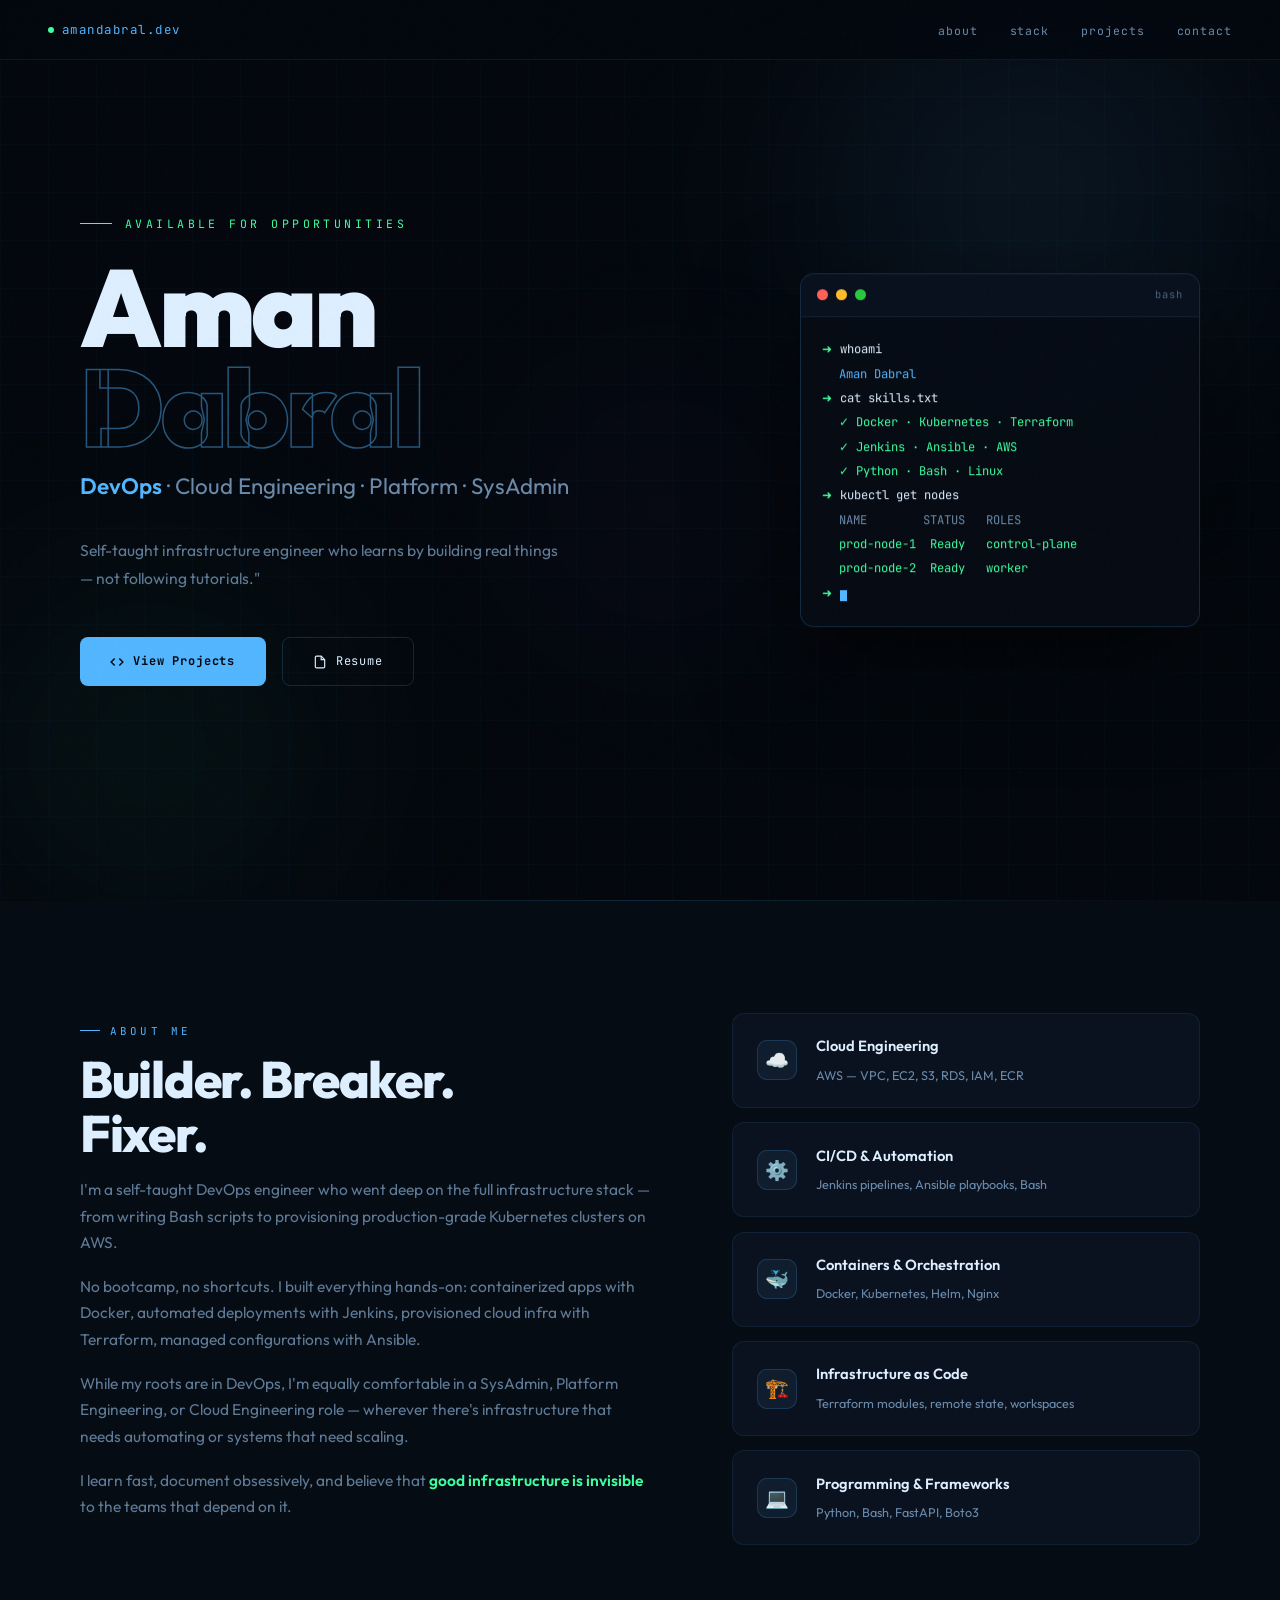
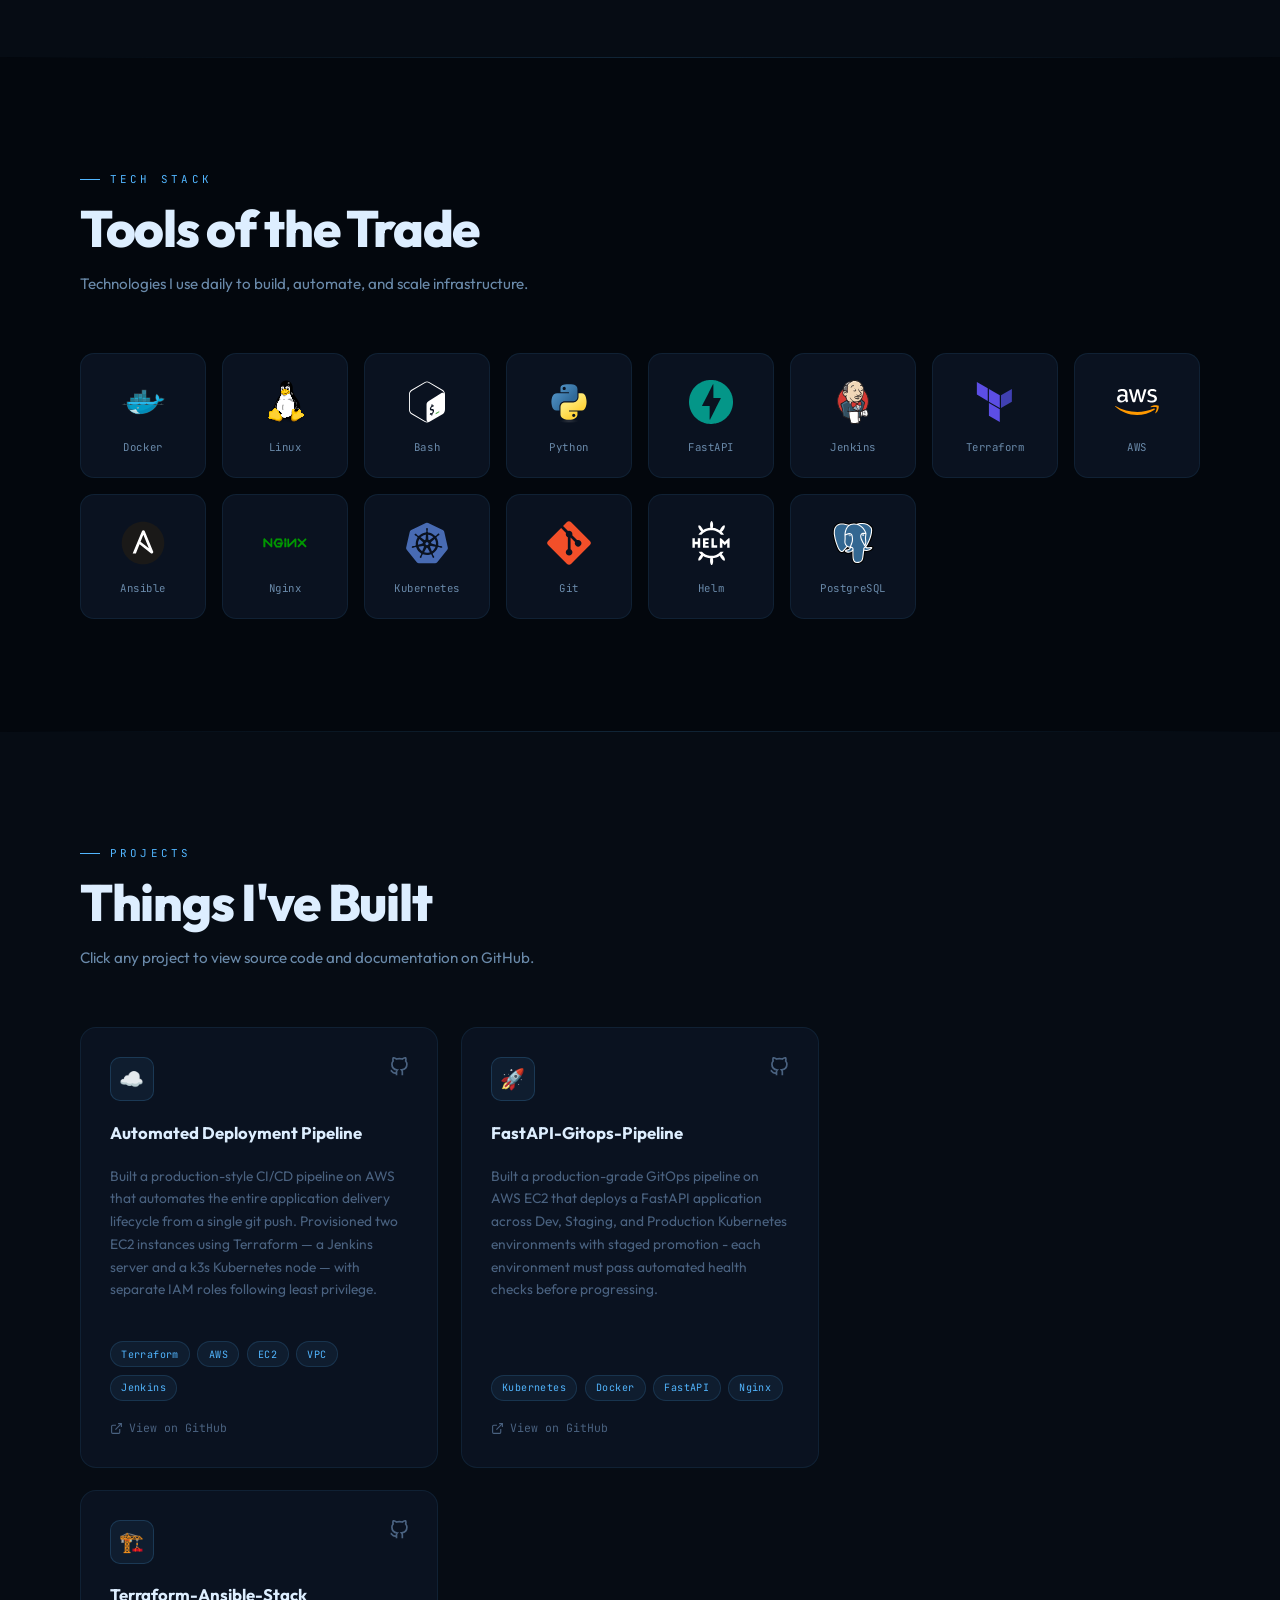
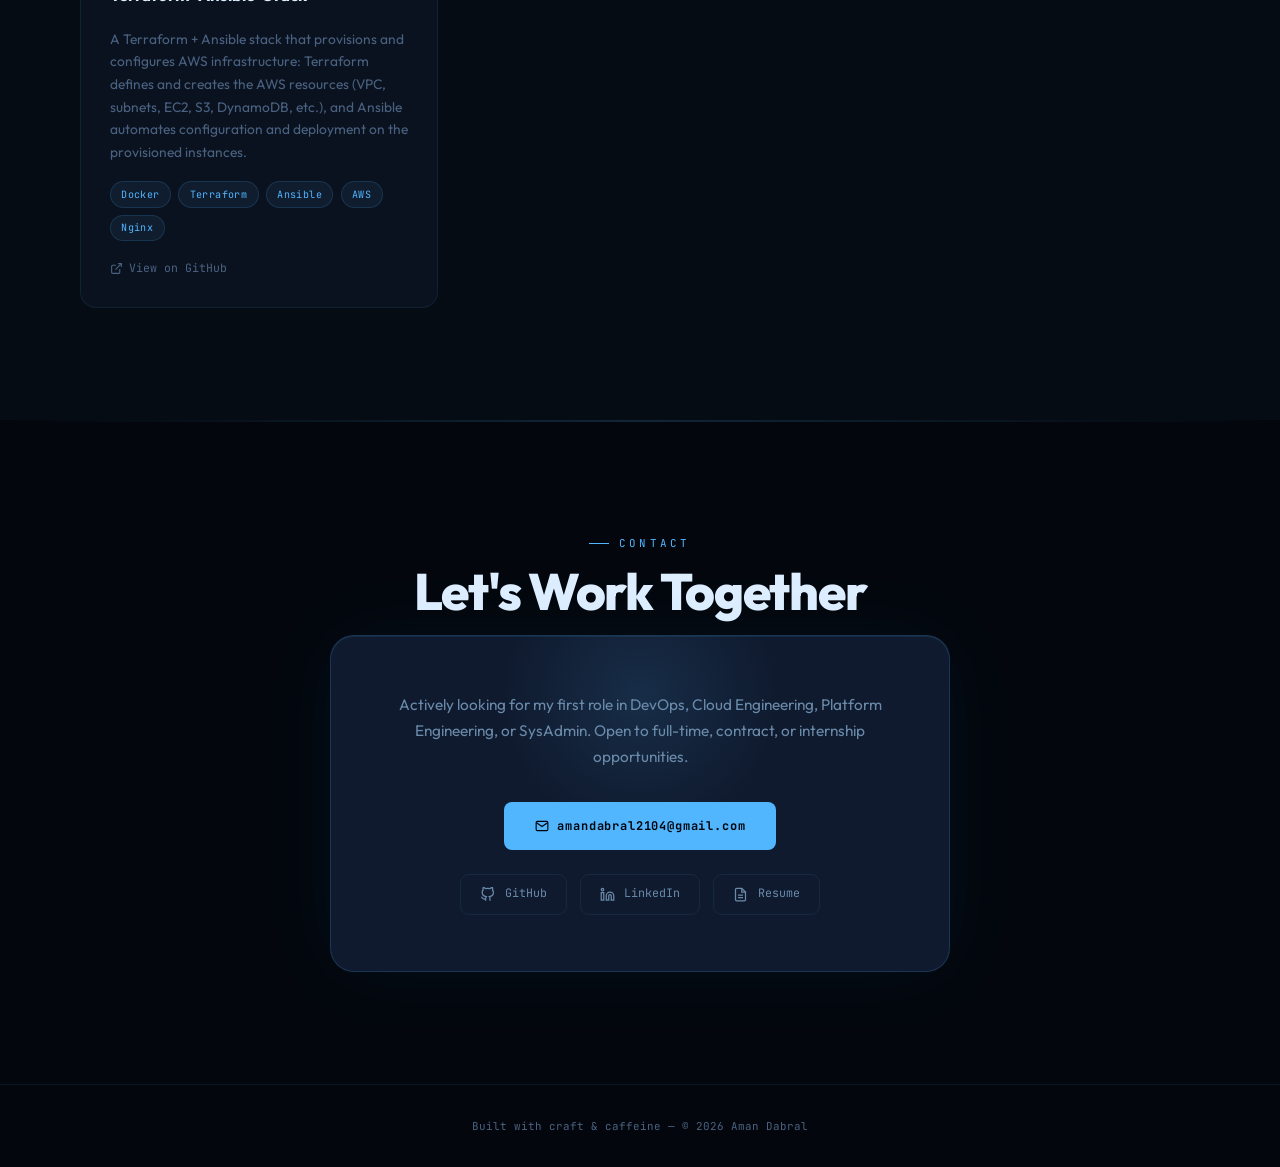
<file: index.html>
<!DOCTYPE html>
<html lang="en">
<head>
<meta charset="UTF-8" />
<meta name="viewport" content="width=device-width, initial-scale=1.0" />
<title>Aman's Portfolio — DevOps & Cloud Engineer</title>
<link rel="preconnect" href="https://fonts.googleapis.com" />
<link href="https://fonts.googleapis.com/css2?family=JetBrains+Mono:wght@300;400;500;700&family=Outfit:wght@300;400;500;600;700;800;900&display=swap" rel="stylesheet" />
<link rel="stylesheet" href="style.css">
</head>
<body>
<div class="grid-bg"></div>

<!-- NAV -->
<nav>
  <div class="nav-logo">
    <div class="nav-logo-dot"></div>
    amandabral.dev<span style="color:var(--muted2)"></span>
  </div>
  <ul>
    <li><a href="#about">about</a></li>
    <li><a href="#skills">stack</a></li>
    <li><a href="#projects">projects</a></li>
    <li><a href="#contact">contact</a></li>
  </ul>
</nav>

<!-- HERO -->
<section id="hero">
  <div class="hero-orb orb-1"></div>
  <div class="hero-orb orb-2"></div>
  <div class="hero-orb orb-3"></div>

  <div class="hero-eyebrow">Available for opportunities</div>

  <h1 class="hero-name">
    <span class="solid">Aman</span><br>
    <span class="outline">Dabral</span>
  </h1>

  <p class="hero-role">
    <strong>DevOps</strong> · Cloud Engineering · Platform · SysAdmin
  </p>

  <p class="hero-desc">
    Self-taught infrastructure engineer who learns by building real things — not following tutorials."
  </p>

  <div class="hero-btns">
    <a href="https://github.com/amandev-x" class="btn btn-primary" target="_blank">
      <svg width="14" height="14" viewBox="0 0 24 24" fill="none" stroke="currentColor" stroke-width="2.5"><polyline points="16 18 22 12 16 6"/><polyline points="8 6 2 12 8 18"/></svg>
      View Projects
    </a>
    <a href="./public/resume.pdf" class="btn btn-ghost" target="_blank">
      <svg width="14" height="14" viewBox="0 0 24 24" fill="none" stroke="currentColor" stroke-width="2"><path d="M14 2H6a2 2 0 0 0-2 2v16a2 2 0 0 0 2 2h12a2 2 0 0 0 2-2V8z"/><polyline points="14 2 14 8 20 8"/></svg>
      Resume
    </a>
  </div>

  <!-- Terminal -->
  <div class="hero-terminal">
    <div class="term-header">
      <span class="term-dot r"></span><span class="term-dot y"></span><span class="term-dot g"></span>
      <span class="term-title">bash</span>
    </div>
    <div class="term-body">
      <div class="term-line"><span class="term-prompt">➜</span><span class="term-cmd">whoami</span></div>
      <div class="term-out info">Aman Dabral</div>
      <div class="term-line"><span class="term-prompt">➜</span><span class="term-cmd">cat skills.txt</span></div>
      <div class="term-out ok">✓ Docker · Kubernetes · Terraform</div>
      <div class="term-out ok">✓ Jenkins · Ansible · AWS</div>
      <div class="term-out ok">✓ Python · Bash · Linux</div>
      <div class="term-line"><span class="term-prompt">➜</span><span class="term-cmd">kubectl get nodes</span></div>
      <div class="term-out">NAME&nbsp;&nbsp;&nbsp;&nbsp;&nbsp;&nbsp;&nbsp;&nbsp;STATUS&nbsp;&nbsp;&nbsp;ROLES</div>
      <div class="term-out ok">prod-node-1&nbsp;&nbsp;Ready&nbsp;&nbsp;&nbsp;control-plane</div>
      <div class="term-out ok">prod-node-2&nbsp;&nbsp;Ready&nbsp;&nbsp;&nbsp;worker</div>
      <div class="term-line"><span class="term-prompt">➜</span><span class="term-cmd"><span class="term-cursor"></span></span></div>
    </div>
  </div>
</section>

<div class="divider"></div>

<!-- ABOUT -->
<section id="about">
  <div class="about-grid">
    <div class="about-text reveal">
      <div class="section-label">about me</div>
      <h2 class="section-title">Builder. Breaker.<br>Fixer.</h2>
      <p>I'm a self-taught DevOps engineer who went deep on the full infrastructure stack — from writing Bash scripts to provisioning production-grade Kubernetes clusters on AWS.</p>
      <p>No bootcamp, no shortcuts. I built everything hands-on: containerized apps with Docker, automated deployments with Jenkins, provisioned cloud infra with Terraform, managed configurations with Ansible.</p>
      <p>While my roots are in DevOps, I'm equally comfortable in a SysAdmin, Platform Engineering, or Cloud Engineering role — wherever there's infrastructure that needs automating or systems that need scaling.</p>
      <p>I learn fast, document obsessively, and believe that <span class="hl">good infrastructure is invisible</span> to the teams that depend on it.</p>
    </div>
    <div class="about-cards reveal">
      <div class="about-card">
        <div class="about-card-icon">☁️</div>
        <div class="about-card-info"><strong>Cloud Engineering</strong><span>AWS — VPC, EC2, S3, RDS, IAM, ECR</span></div>
      </div>
      <div class="about-card">
        <div class="about-card-icon">⚙️</div>
        <div class="about-card-info"><strong>CI/CD & Automation</strong><span>Jenkins pipelines, Ansible playbooks, Bash</span></div>
      </div>
      <div class="about-card">
        <div class="about-card-icon">🐳</div>
        <div class="about-card-info"><strong>Containers & Orchestration</strong><span>Docker, Kubernetes, Helm, Nginx</span></div>
      </div>
      <div class="about-card">
        <div class="about-card-icon">🏗️</div>
        <div class="about-card-info"><strong>Infrastructure as Code</strong><span>Terraform modules, remote state, workspaces</span></div>
      </div>
      <div class="about-card">
        <div class="about-card-icon">💻</div>
        <div class="about-card-info"><strong>Programming & Frameworks</strong><span>Python, Bash, FastAPI, Boto3</span></div>
      </div>
    </div>
  </div>
</section>

<div class="divider"></div>

<!-- SKILLS -->
<section id="skills">
  <div class="reveal">
    <div class="section-label">tech stack</div>
    <h2 class="section-title">Tools of the Trade</h2>
    <p class="section-sub">Technologies I use daily to build, automate, and scale infrastructure.</p>
  </div>
  <div class="skills-grid">

    <!-- Docker -->
    <div class="skill-card reveal">
      <div class="skill-icon">
        <svg xmlns="http://www.w3.org/2000/svg" viewBox="0 0 128 128"><path fill-rule="evenodd" clip-rule="evenodd" fill="#3A4D54" d="M73.8 50.8h11.3v11.5h5.7c2.6 0 5.3-.5 7.8-1.3 1.2-.4 2.6-1 3.8-1.7-1.6-2.1-2.4-4.7-2.6-7.3-.3-3.5.4-8.1 2.8-10.8l1.2-1.4 1.4 1.1c3.6 2.9 6.5 6.8 7.1 11.4 4.3-1.3 9.3-1 13.1 1.2l1.5.9-.8 1.6c-3.2 6.2-9.9 8.2-16.4 7.8-9.8 24.3-31 35.8-56.8 35.8-13.3 0-25.5-5-32.5-16.8l-.1-.2-1-2.1c-2.4-5.2-3.1-10.9-2.6-16.6l.2-1.7h9.6V50.8h11.3V39.6h22.5V28.3h13.5v22.5z"/><path fill="#00AADA" d="M110.4 55.1c.8-5.9-3.6-10.5-6.4-12.7-3.1 3.6-3.6 13.2 1.3 17.2-2.8 2.4-8.5 4.7-14.5 4.7H18.6c-.6 6.2.5 11.9 3 16.8l.8 1.5c.5.9 1.1 1.7 1.7 2.6 3 .2 5.7.3 8.2.2 4.9-.1 8.9-.7 12-1.7.5-.2.9.1 1.1.5.2.5-.1.9-.5 1.1-.4.1-.8.3-1.3.4-2.4.7-5 1.1-8.3 1.3h-.6c-1.3.1-2.7.1-4.2.1-1.6 0-3.1 0-4.9-.1 6 6.8 15.4 10.8 27.2 10.8 25 0 46.2-11.1 55.5-35.9 6.7.7 13.1-1 16-6.7-4.5-2.7-10.5-1.8-13.9-.1z"/><path fill="#28B8EB" d="M110.4 55.1c.8-5.9-3.6-10.5-6.4-12.7-3.1 3.6-3.6 13.2 1.3 17.2-2.8 2.4-8.5 4.7-14.5 4.7h-68c-.3 9.5 3.2 16.7 9.5 21 4.9-.1 8.9-.7 12-1.7.5-.2.9.1 1.1.5.2.5-.1.9-.5 1.1-.4.1-.8.3-1.3.4-2.4.7-5.2 1.2-8.5 1.4l-.1-.1c8.5 4.4 20.8 4.3 35-1.1 15.8-6.1 30.6-17.7 40.9-30.9-.2.1-.4.1-.5.2z"/><path fill="#028BB8" d="M18.7 71.8c.4 3.3 1.4 6.4 2.9 9.3l.8 1.5c.5.9 1.1 1.7 1.7 2.6 3 .2 5.7.3 8.2.2 4.9-.1 8.9-.7 12-1.7.5-.2.9.1 1.1.5.2.5-.1.9-.5 1.1-.4.1-.8.3-1.3.4-2.4.7-5.2 1.2-8.5 1.4h-.4c-1.3.1-2.7.1-4.1.1-1.6 0-3.2 0-4.9-.1 6 6.8 15.5 10.8 27.3 10.8 21.4 0 40-8.1 50.8-26H18.7v-.1z"/><path fill="#019BC6" d="M23.5 71.8c1.3 5.8 4.3 10.4 8.8 13.5 4.9-.1 8.9-.7 12-1.7.5-.2.9.1 1.1.5.2.5-.1.9-.5 1.1-.4.1-.8.3-1.3.4-2.4.7-5.2 1.2-8.6 1.4 8.5 4.4 20.8 4.3 34.9-1.1 8.5-3.3 16.8-8.2 24.2-14.1H23.5z"/><path fill-rule="evenodd" clip-rule="evenodd" fill="#00ACD3" d="M28.4 52.7h9.8v9.8h-9.8v-9.8zm.8.8h.8v8.1h-.8v-8.1zm1.4 0h.8v8.1h-.8v-8.1zm1.5 0h.8v8.1h-.8v-8.1zm1.5 0h.8v8.1h-.8v-8.1zm1.5 0h.8v8.1h-.8v-8.1zm1.5 0h.8v8.1h-.8v-8.1zm3-12h9.8v9.8h-9.8v-9.8zm.9.8h.8v8.1h-.8v-8.1zm1.4 0h.8v8.1h-.8v-8.1zm1.5 0h.8v8.1h-.8v-8.1zm1.5 0h.8v8.1h-.8v-8.1zm1.4 0h.8v8.1h-.8v-8.1zm1.5 0h.8v8.1h-.8v-8.1z"/><path fill-rule="evenodd" clip-rule="evenodd" fill="#23C2EE" d="M39.6 52.7h9.8v9.8h-9.8v-9.8zm.9.8h.8v8.1h-.8v-8.1zm1.4 0h.8v8.1h-.8v-8.1zm1.5 0h.8v8.1h-.8v-8.1zm1.5 0h.8v8.1h-.8v-8.1zm1.4 0h.8v8.1h-.8v-8.1zm1.5 0h.8v8.1h-.8v-8.1z"/><path fill-rule="evenodd" clip-rule="evenodd" fill="#00ACD3" d="M50.9 52.7h9.8v9.8h-9.8v-9.8zm.8.8h.8v8.1h-.8v-8.1zm1.5 0h.8v8.1h-.8v-8.1zm1.5 0h.8v8.1h-.8v-8.1zm1.4 0h.8v8.1h-.8v-8.1zm1.5 0h.8v8.1h-.8v-8.1zm1.5 0h.8v8.1h-.8v-8.1z"/><path fill-rule="evenodd" clip-rule="evenodd" fill="#23C2EE" d="M50.9 41.5h9.8v9.8h-9.8v-9.8zm.8.8h.8v8.1h-.8v-8.1zm1.5 0h.8v8.1h-.8v-8.1zm1.5 0h.8v8.1h-.8v-8.1zm1.4 0h.8v8.1h-.8v-8.1zm1.5 0h.8v8.1h-.8v-8.1zm1.5 0h.8v8.1h-.8v-8.1zm3.1 10.4H72v9.8h-9.8v-9.8zm.8.8h.8v8.1H63v-8.1zm1.5 0h.8v8.1h-.8v-8.1zm1.4 0h.8v8.1h-.8v-8.1zm1.5 0h.8v8.1h-.8v-8.1zm1.5 0h.8v8.1h-.8v-8.1zm1.5 0h.8v8.1h-.8v-8.1z"/><path fill-rule="evenodd" clip-rule="evenodd" fill="#00ACD3" d="M62.2 41.5H72v9.8h-9.8v-9.8zm.8.8h.8v8.1H63v-8.1zm1.5 0h.8v8.1h-.8v-8.1zm1.4 0h.8v8.1h-.8v-8.1zm1.5 0h.8v8.1h-.8v-8.1zm1.5 0h.8v8.1h-.8v-8.1zm1.5 0h.8v8.1h-.8v-8.1z"/><path fill-rule="evenodd" clip-rule="evenodd" fill="#23C2EE" d="M62.2 30.2H72V40h-9.8v-9.8zm.8.8h.8v8.1H63V31zm1.5 0h.8v8.1h-.8V31zm1.4 0h.8v8.1h-.8V31zm1.5 0h.8v8.1h-.8V31zm1.5 0h.8v8.1h-.8V31zm1.5 0h.8v8.1h-.8V31z"/><path fill-rule="evenodd" clip-rule="evenodd" fill="#00ACD3" d="M73.5 52.7h9.8v9.8h-9.8v-9.8zm.8.8h.8v8.1h-.8v-8.1zm1.4 0h.8v8.1h-.8v-8.1zm1.5 0h.8v8.1h-.8v-8.1zm1.5 0h.8v8.1h-.8v-8.1zm1.5 0h.8v8.1h-.8v-8.1zm1.5 0h.8v8.1h-.8v-8.1z"/><path fill-rule="evenodd" clip-rule="evenodd" fill="#D4EEF1" d="M48.8 78.3c1.5 0 2.7 1.2 2.7 2.7 0 1.5-1.2 2.7-2.7 2.7-1.5 0-2.7-1.2-2.7-2.7 0-1.5 1.2-2.7 2.7-2.7"/><path fill-rule="evenodd" clip-rule="evenodd" fill="#3A4D54" d="M48.8 79.1c.2 0 .5 0 .7.1-.2.1-.4.4-.4.7 0 .4.4.8.8.8.3 0 .6-.2.7-.4.1.2.1.5.1.7 0 1.1-.9 1.9-1.9 1.9-1.1 0-1.9-.9-1.9-1.9 0-1 .8-1.9 1.9-1.9M1.1 72.8h125.4c-2.7-.7-8.6-1.6-7.7-5.2-5 5.7-16.9 4-20 1.2-3.4 4.9-23 3-24.3-.8-4.2 5-17.3 5-21.5 0-1.4 3.8-21 5.7-24.3.8-3 2.8-15 4.5-20-1.2 1.1 3.5-4.9 4.5-7.6 5.2"/><path fill="#BFDBE0" d="M56 97.8c-6.7-3.2-10.3-7.5-12.4-12.2-2.5.7-5.5 1.2-8.9 1.4-1.3.1-2.7.1-4.1.1-1.7 0-3.4 0-5.2-.1 6 6 13.6 10.7 27.5 10.8H56z"/><path fill="#D4EEF1" d="M46.1 89.9c-.9-1.3-1.8-2.8-2.5-4.3-2.5.7-5.5 1.2-8.9 1.4 2.3 1.2 5.7 2.4 11.4 2.9z"/></svg>
      </div>
      <span class="skill-name">Docker</span>
    </div>

    <!-- Linux (Tux) -->
    <div class="skill-card reveal">
      <div class="skill-icon">
        <svg xmlns="http://www.w3.org/2000/svg" viewBox="0 0 128 128"><radialGradient id="linux-original-a" cx="-992.915" cy="-952.952" r="43.267" gradientTransform="matrix(.7 0 0 .35 782.303 444.575)" gradientUnits="userSpaceOnUse"><stop offset="0" stop-opacity=".502"/><stop offset="1" stop-opacity="0"/></radialGradient><path fill="url(#linux-original-a)" d="M117.641 111.137c0 8.362-13.557 15.14-30.28 15.14-16.722 0-30.279-6.778-30.279-15.14s13.556-15.14 30.278-15.14c16.723.001 30.281 6.779 30.281 15.14z"/><radialGradient id="linux-original-b" cx="-770.661" cy="-951.636" r="43.267" gradientTransform="matrix(.719 0 0 .35 595.327 443.952)" gradientUnits="userSpaceOnUse"><stop offset="0" stop-opacity=".502"/><stop offset="1" stop-opacity="0"/></radialGradient><path fill="url(#linux-original-b)" d="M72.546 110.974c0 8.362-13.921 15.14-31.094 15.14s-31.093-6.778-31.093-15.14c0-8.361 13.921-15.14 31.093-15.14 17.173 0 31.094 6.779 31.094 15.14z"/><path d="M108.095 81.343c-1.534 6.324-9.322 19.527-13.459 25.338-4.138 5.835-3.626 11.089-11.275 9.043-7.625-2.045-9.763-1.673-17.644-1.208-7.833.464-6.137-.233-11.042 1.976-4.882 2.208-21.27-26.78-22.595-32.173-1.301-5.393-1.93-4.743 1.464-10.577 3.395-5.834 3.883-11.6 8.368-18.667 4.487-7.09 9.671-10.693 9.299-16.109-1.464-20.108-2.626-30.15 6.301-34.8 8.507-4.417 15.621-1.79 18.434-.279 1.208.651 3.673 1.906 5.509 4.115 1.836 2.162 3.487 5.44 4.417 9.577 1.906 8.299-.791 5.556 1.371 15.064 2.139 9.484 6.485 14.133 11.787 21.642 5.299 7.508 10.832 19.898 9.065 27.058z"/><path fill="#666" d="M57.644 32.088c1.394-.558 1.16-.632 2.089-2.655.744-1.557 1.398-2.227 1.375-4.598 0-2.325-.722-3.115-1.814-4.626-1.045-1.441-2.719-1.511-3.765-1.325-.604.093-1.395.86-1.93 2-.348.767-.628 1.744-.651 2.766-.07 2.743.163 3.79.791 5.649.743 2.185 2.556 3.325 3.905 2.789z"/><path fill="#6D6D6D" d="M57.644 32.08c1.385-.554 1.15-.631 2.074-2.641.739-1.547 1.392-2.215 1.379-4.573.009-2.309-.698-3.133-1.771-4.585-1.065-1.403-2.705-1.456-3.743-1.276-.619.091-1.406.829-1.95 1.927a6.637 6.637 0 00-.673 2.755c-.068 2.724.176 3.775.794 5.624.732 2.173 2.55 3.3 3.89 2.769z"/><path fill="#757575" d="M57.644 32.071c1.376-.551 1.141-.629 2.059-2.626.735-1.537 1.387-2.202 1.384-4.547.017-2.294-.676-3.15-1.731-4.544-1.082-1.364-2.688-1.401-3.719-1.227-.633.089-1.417.798-1.969 1.854-.401.725-.675 1.713-.698 2.745-.067 2.706.191 3.761.798 5.598.721 2.16 2.545 3.275 3.876 2.747z"/><path fill="#7C7C7C" d="M57.644 32.063c1.367-.547 1.132-.628 2.044-2.611.729-1.528 1.381-2.191 1.389-4.522.026-2.278-.653-3.167-1.69-4.503-1.099-1.325-2.673-1.345-3.695-1.178-.648.088-1.429.769-1.989 1.783-.427.703-.697 1.697-.72 2.733-.066 2.687.205 3.747.802 5.573.707 2.147 2.537 3.248 3.859 2.725z"/><path fill="#848484" d="M57.644 32.054c1.359-.544 1.123-.627 2.028-2.598.726-1.518 1.378-2.179 1.395-4.497.034-2.263-.629-3.185-1.649-4.462-1.117-1.287-2.658-1.29-3.672-1.129-.662.086-1.44.737-2.01 1.709-.453.683-.721 1.682-.744 2.723-.064 2.668.22 3.732.808 5.548.694 2.137 2.531 3.227 3.844 2.706z"/><path fill="#8C8C8C" d="M57.644 32.046c1.35-.54 1.113-.626 2.013-2.583.721-1.507 1.373-2.167 1.4-4.472.043-2.248-.608-3.202-1.609-4.422-1.134-1.248-2.643-1.235-3.649-1.08-.676.085-1.45.707-2.029 1.637-.479.662-.744 1.667-.766 2.712-.063 2.65.233 3.718.81 5.522.683 2.125 2.526 3.203 3.83 2.686z"/><path fill="#939393" d="M57.644 32.037c1.34-.536 1.104-.624 1.998-2.569.715-1.497 1.367-2.154 1.405-4.446.052-2.232-.584-3.22-1.567-4.381-1.152-1.209-2.625-1.18-3.625-1.032-.691.084-1.462.676-2.049 1.565-.505.641-.768 1.651-.791 2.702-.06 2.631.249 3.704.815 5.497.67 2.112 2.517 3.178 3.814 2.664z"/><path fill="#9B9B9B" d="M57.644 32.028c1.333-.533 1.095-.624 1.983-2.554.71-1.488 1.361-2.143 1.41-4.421.061-2.217-.562-3.237-1.528-4.339-1.168-1.171-2.609-1.125-3.602-.983-.705.082-1.473.646-2.069 1.492-.531.619-.79 1.636-.813 2.691-.06 2.613.261 3.689.818 5.472.66 2.099 2.514 3.153 3.801 2.642z"/><path fill="#A3A3A3" d="M57.644 32.02c1.323-.529 1.086-.622 1.968-2.54.706-1.478 1.356-2.13 1.415-4.396.069-2.202-.54-3.254-1.487-4.299-1.187-1.132-2.594-1.07-3.579-.934-.719.081-1.484.615-2.088 1.42-.557.598-.814 1.621-.836 2.681-.059 2.593.275 3.674.822 5.446.649 2.087 2.507 3.129 3.785 2.622z"/><path fill="#aaa" d="M57.644 32.011c1.314-.525 1.077-.62 1.953-2.526.7-1.467 1.351-2.119 1.419-4.37.078-2.187-.516-3.272-1.445-4.258-1.205-1.094-2.58-1.015-3.556-.885-.733.079-1.496.584-2.109 1.347-.583.578-.837 1.606-.859 2.669-.057 2.576.289 3.661.826 5.422.638 2.075 2.5 3.105 3.771 2.601z"/><path fill="#B2B2B2" d="M57.644 32.002c1.305-.522 1.067-.62 1.937-2.512.696-1.457 1.346-2.106 1.425-4.345.086-2.171-.493-3.29-1.404-4.217-1.223-1.055-2.563-.959-3.532-.836-.749.077-1.507.554-2.128 1.275-.61.556-.861 1.591-.883 2.659-.055 2.556.304 3.646.831 5.396.624 2.064 2.493 3.081 3.754 2.58z"/><path fill="#BABABA" d="M57.644 31.994c1.296-.518 1.058-.618 1.922-2.497.692-1.448 1.341-2.095 1.43-4.32.096-2.156-.47-3.307-1.363-4.176-1.239-1.016-2.547-.903-3.508-.787-.763.075-1.518.522-2.148 1.202-.637.535-.885 1.576-.906 2.648-.054 2.538.317 3.632.834 5.371.611 2.051 2.486 3.055 3.739 2.559z"/><path fill="#C1C1C1" d="M57.644 31.985c1.288-.515 1.049-.616 1.907-2.483.686-1.437 1.336-2.082 1.435-4.294.104-2.141-.448-3.324-1.322-4.135-1.257-.978-2.533-.849-3.486-.738-.776.074-1.529.492-2.168 1.13-.662.513-.907 1.56-.929 2.636-.052 2.519.333 3.618.839 5.346.599 2.039 2.481 3.031 3.724 2.538z"/><path fill="#C9C9C9" d="M57.644 31.976c1.278-.511 1.04-.615 1.892-2.468.681-1.427 1.33-2.071 1.439-4.269.114-2.125-.424-3.342-1.281-4.094-1.274-.939-2.516-.794-3.462-.69-.79.072-1.54.462-2.188 1.058-.688.492-.931 1.544-.953 2.626-.05 2.5.346 3.603.843 5.32.588 2.027 2.475 3.007 3.71 2.517z"/><path fill="#D1D1D1" d="M57.645 31.968c1.269-.508 1.029-.614 1.875-2.454.678-1.417 1.327-2.059 1.446-4.244.121-2.11-.402-3.359-1.241-4.053-1.292-.901-2.501-.739-3.438-.641-.806.07-1.552.431-2.208.985-.714.471-.955 1.529-.976 2.616-.049 2.481.36 3.588.847 5.295.575 2.014 2.467 2.983 3.695 2.496z"/><path fill="#D8D8D8" d="M57.645 31.96c1.259-.504 1.02-.613 1.86-2.44.672-1.407 1.321-2.046 1.451-4.218.129-2.095-.38-3.376-1.199-4.013-1.311-.862-2.486-.683-3.416-.591-.819.069-1.563.399-2.228.913-.74.45-.978 1.514-.999 2.604-.048 2.463.374 3.575.851 5.27.565 2.001 2.462 2.957 3.68 2.475z"/><path fill="#E0E0E0" d="M57.645 31.95c1.251-.5 1.011-.611 1.845-2.425.667-1.397 1.315-2.034 1.455-4.193.139-2.079-.356-3.395-1.159-3.972-1.327-.823-2.47-.628-3.392-.542-.833.067-1.573.369-2.247.841-.766.429-1.001 1.499-1.022 2.594-.047 2.445.389 3.561.855 5.245.553 1.988 2.455 2.932 3.665 2.452z"/><path fill="#E8E8E8" d="M57.645 31.942c1.242-.497 1.002-.61 1.83-2.411.662-1.387 1.311-2.022 1.46-4.167.147-2.064-.334-3.412-1.118-3.931-1.345-.784-2.454-.573-3.369-.494a4.872 4.872 0 00-2.268.768c-.791.408-1.024 1.483-1.044 2.583-.045 2.426.403 3.546.858 5.219.541 1.978 2.45 2.909 3.651 2.433z"/><path fill="#EFEFEF" d="M57.645 31.934c1.232-.494.992-.609 1.814-2.397.658-1.376 1.305-2.01 1.466-4.142.156-2.048-.312-3.429-1.077-3.89-1.362-.746-2.439-.518-3.345-.444a5.373 5.373 0 00-2.287.695c-.818.386-1.048 1.468-1.069 2.572-.044 2.408.417 3.532.863 5.194.528 1.965 2.442 2.884 3.635 2.412z"/><path fill="#F7F7F7" d="M57.645 31.925c1.225-.49.984-.607 1.799-2.383.653-1.367 1.3-1.998 1.471-4.117.165-2.033-.289-3.447-1.036-3.849-1.38-.707-2.423-.462-3.322-.396a6.03 6.03 0 00-2.308.623c-.844.366-1.071 1.453-1.092 2.562-.042 2.388.431 3.518.868 5.168.516 1.954 2.436 2.861 3.62 2.392z"/><path fill="#fff" d="M57.645 31.916c1.215-.486.974-.606 1.784-2.368.648-1.356 1.295-1.986 1.475-4.091.174-2.018-.266-3.464-.995-3.808-1.397-.669-2.407-.408-3.298-.348a6.878 6.878 0 00-2.326.551c-.871.344-1.095 1.438-1.116 2.551-.04 2.37.446 3.503.871 5.144.504 1.94 2.431 2.835 3.605 2.369z"/><path d="M56.342 22.627c.698 0 1.581.465 1.999 1.092.442.628.767 1.511.767 2.511 0 1.488-.163 3.138-1.046 3.649-.279.163-.884.302-1.232.302-.79 0-.86-.512-1.604-1.279-.255-.279-1.023-1.627-1.023-2.743 0-.697-.163-1.697.441-2.581.42-.649.954-.951 1.698-.951zm-.186 1.247c.272-.421 1.363-.223 1.759.645.397.868.322 2.752.049 2.851-.718.223-.495-.818-1.115-1.76-.619-.892-.966-1.314-.693-1.736z"/><path fill="#070707" d="M56.173 23.893c.269-.416 1.346-.22 1.737.636.392.856.318 2.717.049 2.814-.709.22-.489-.808-1.101-1.738-.611-.88-.954-1.296-.685-1.712z"/><path fill="#0F0F0F" d="M56.191 23.91c.266-.411 1.329-.217 1.715.628.387.845.314 2.682.049 2.778-.701.217-.484-.797-1.088-1.715-.604-.869-.942-1.28-.676-1.691z"/><path fill="#161616" d="M56.208 23.928c.263-.406 1.312-.215 1.692.62.382.834.311 2.647.048 2.742-.692.214-.477-.788-1.073-1.693-.595-.858-.929-1.263-.667-1.669z"/><path fill="#1E1E1E" d="M56.226 23.945c.258-.399 1.293-.211 1.67.612.376.824.306 2.613.047 2.707-.683.211-.471-.776-1.059-1.67-.587-.848-.917-1.248-.658-1.649z"/><path fill="#262626" d="M56.243 23.963c.255-.395 1.277-.208 1.648.604.371.812.301 2.577.046 2.67-.672.209-.464-.767-1.044-1.648-.58-.836-.905-1.231-.65-1.626z"/><path fill="#2D2D2D" d="M56.26 23.981c.253-.39 1.26-.206 1.627.595.366.802.297 2.542.046 2.634-.665.206-.458-.756-1.031-1.627-.572-.823-.894-1.212-.642-1.602z"/><path fill="#353535" d="M56.278 23.999c.249-.384 1.243-.203 1.604.587.361.791.293 2.507.046 2.598-.656.204-.452-.745-1.017-1.604-.565-.813-.882-1.197-.633-1.581z"/><path fill="#3D3D3D" d="M56.295 24.017c.246-.378 1.226-.2 1.582.579.356.78.29 2.472.045 2.562-.646.201-.446-.735-1.002-1.581-.558-.802-.87-1.181-.625-1.56z"/><path fill="#444" d="M56.313 24.034c.241-.373 1.208-.197 1.559.571.352.769.286 2.438.044 2.526-.637.198-.439-.725-.988-1.559-.549-.791-.857-1.164-.615-1.538z"/><path fill="#4C4C4C" d="M56.33 24.052c.238-.368 1.19-.194 1.537.563.347.758.281 2.403.044 2.489-.628.195-.433-.714-.974-1.537-.543-.779-.845-1.147-.607-1.515z"/><path fill="#545454" d="M56.347 24.07c.235-.362 1.174-.192 1.515.554.341.747.276 2.368.042 2.454-.619.191-.426-.705-.96-1.515-.533-.767-.831-1.13-.597-1.493z"/><path fill="#5B5B5B" d="M56.365 24.088c.231-.357 1.157-.189 1.493.546.336.735.273 2.333.042 2.417-.609.189-.42-.694-.946-1.492-.526-.756-.82-1.114-.589-1.471z"/><path fill="#636363" d="M56.383 24.106c.228-.352 1.139-.186 1.47.539.332.725.269 2.298.041 2.381-.6.187-.413-.684-.931-1.47-.518-.746-.808-1.098-.58-1.45z"/><path fill="#6B6B6B" d="M56.4 24.124c.224-.347 1.122-.183 1.448.53.326.714.265 2.263.041 2.345-.591.184-.408-.673-.918-1.447-.51-.735-.795-1.082-.571-1.428z"/><path fill="#727272" d="M56.417 24.141c.221-.341 1.104-.181 1.425.522.321.703.261 2.229.04 2.308-.582.181-.401-.663-.903-1.425-.502-.722-.783-1.064-.562-1.405z"/><path fill="#7A7A7A" d="M56.434 24.159c.218-.336 1.087-.178 1.403.514.316.692.256 2.193.04 2.272-.574.178-.395-.653-.889-1.403-.494-.711-.771-1.047-.554-1.383z"/><path fill="#828282" d="M56.452 24.177c.213-.331 1.07-.175 1.38.505.312.681.252 2.158.039 2.236-.564.175-.388-.642-.875-1.38-.486-.699-.758-1.031-.544-1.361z"/><path fill="#898989" d="M56.47 24.194c.21-.325 1.053-.172 1.358.498.307.669.25 2.124.039 2.201-.555.172-.383-.632-.861-1.358-.479-.69-.746-1.015-.536-1.341z"/><path fill="#919191" d="M56.487 24.212c.207-.32 1.035-.169 1.335.49.301.658.246 2.088.038 2.164-.546.17-.376-.621-.846-1.335-.471-.678-.734-.999-.527-1.319z"/><path fill="#999" d="M56.504 24.23c.204-.314 1.018-.167 1.314.481.295.647.239 2.054.036 2.128-.536.167-.369-.611-.832-1.314-.462-.666-.721-.98-.518-1.295z"/><path fill="#666" d="M72.056 32.391c3.487-.372 4.719-1.72 5.347-4.068.558-2.092.582-4.417-.976-7.137-1.465-2.603-2.301-3.022-4.417-3.185-3.254-.278-4.789 1.999-5.51 3.626-.767 1.767-.604 1.511-.558 3.743.047 2.348 1.37 3.002 2.185 4.467.813 1.442 3.534 2.577 3.929 2.554z"/><path fill="#6D6D6D" d="M72.058 32.377c3.474-.365 4.719-1.729 5.332-4.058.549-2.106.576-4.419-.969-7.075-1.432-2.517-2.272-2.932-4.363-3.094-3.244-.278-4.824 1.896-5.547 3.511-.744 1.705-.606 1.523-.557 3.726.052 2.346 1.378 2.978 2.191 4.442.813 1.446 3.518 2.572 3.913 2.548z"/><path fill="#757575" d="M72.059 32.364c3.461-.358 4.721-1.737 5.318-4.048.541-2.121.572-4.42-.962-7.013-1.398-2.431-2.243-2.842-4.308-3.002-3.235-.277-4.86 1.792-5.585 3.395-.719 1.643-.608 1.536-.556 3.708.057 2.346 1.385 2.953 2.196 4.419.813 1.449 3.503 2.565 3.897 2.541z"/><path fill="#7C7C7C" d="M72.061 32.351c3.447-.352 4.721-1.745 5.303-4.038.532-2.136.567-4.423-.955-6.951-1.365-2.345-2.213-2.751-4.254-2.911-3.224-.275-4.894 1.69-5.622 3.28-.697 1.581-.611 1.548-.555 3.691.062 2.344 1.391 2.929 2.202 4.395.813 1.451 3.486 2.558 3.881 2.534z"/><path fill="#848484" d="M72.063 32.337c3.434-.345 4.721-1.753 5.287-4.027.524-2.151.563-4.425-.947-6.889-1.333-2.259-2.186-2.661-4.201-2.819-3.214-.275-4.929 1.587-5.66 3.164-.672 1.518-.612 1.56-.554 3.674.068 2.343 1.399 2.904 2.209 4.37.815 1.455 3.471 2.552 3.866 2.527z"/><path fill="#8C8C8C" d="M72.065 32.324c3.42-.338 4.721-1.762 5.272-4.018.516-2.165.558-4.426-.94-6.827-1.299-2.172-2.156-2.571-4.146-2.727-3.205-.273-4.964 1.484-5.697 3.048-.649 1.457-.615 1.573-.553 3.658.073 2.341 1.406 2.879 2.214 4.346.813 1.458 3.455 2.545 3.85 2.52z"/><path fill="#939393" d="M72.066 32.311c3.407-.332 4.724-1.77 5.258-4.008.507-2.179.553-4.428-.934-6.765-1.266-2.086-2.125-2.48-4.09-2.636-3.194-.273-5 1.381-5.736 2.933-.625 1.394-.616 1.585-.552 3.64.078 2.34 1.413 2.855 2.221 4.322.813 1.461 3.439 2.538 3.833 2.514z"/><path fill="#9B9B9B" d="M72.068 32.297c3.393-.326 4.723-1.778 5.243-3.998.498-2.194.547-4.43-.926-6.704-1.233-2-2.098-2.39-4.038-2.544-3.184-.271-5.034 1.277-5.773 2.817-.602 1.333-.619 1.598-.551 3.624.083 2.339 1.42 2.831 2.226 4.299.815 1.464 3.424 2.532 3.819 2.506z"/><path fill="#A3A3A3" d="M72.069 32.284c3.381-.318 4.724-1.787 5.23-3.988.489-2.209.542-4.432-.921-6.641-1.2-1.914-2.068-2.301-3.982-2.453-3.174-.271-5.069 1.174-5.811 2.702-.579 1.269-.621 1.61-.551 3.606.089 2.337 1.427 2.805 2.233 4.274.815 1.468 3.408 2.525 3.802 2.5z"/><path fill="#aaa" d="M72.072 32.27c3.366-.312 4.724-1.795 5.213-3.978.481-2.224.538-4.434-.912-6.58-1.167-1.828-2.04-2.209-3.929-2.361-3.164-.27-5.104 1.071-5.848 2.586-.555 1.208-.623 1.622-.549 3.589.093 2.336 1.433 2.781 2.239 4.25.814 1.473 3.39 2.52 3.786 2.494z"/><path fill="#B2B2B2" d="M72.073 32.257c3.353-.305 4.725-1.803 5.199-3.967.472-2.238.533-4.436-.906-6.519-1.134-1.741-2.01-2.12-3.874-2.269-3.153-.269-5.138.968-5.886 2.47-.531 1.146-.625 1.635-.548 3.572.099 2.335 1.441 2.756 2.246 4.226.813 1.475 3.374 2.513 3.769 2.487z"/><path fill="#BABABA" d="M72.075 32.243c3.34-.298 4.726-1.811 5.184-3.958.464-2.252.529-4.438-.898-6.456-1.101-1.656-1.981-2.03-3.82-2.178-3.144-.268-5.173.865-5.923 2.354-.507 1.084-.627 1.648-.547 3.555.104 2.334 1.448 2.732 2.251 4.202.813 1.48 3.358 2.508 3.753 2.481z"/><path fill="#C1C1C1" d="M72.076 32.231c3.327-.292 4.727-1.82 5.17-3.948.455-2.268.524-4.439-.891-6.395-1.068-1.569-1.952-1.939-3.766-2.086-3.133-.267-5.21.761-5.962 2.239-.483 1.021-.627 1.66-.545 3.538.109 2.332 1.455 2.708 2.257 4.177.814 1.482 3.343 2.501 3.737 2.475z"/><path fill="#C9C9C9" d="M72.078 32.217c3.313-.285 4.727-1.829 5.155-3.938.446-2.282.518-4.441-.884-6.332-1.035-1.483-1.922-1.849-3.711-1.995-3.124-.266-5.244.659-6 2.124-.46.959-.631 1.672-.545 3.521.115 2.331 1.461 2.682 2.263 4.153.814 1.485 3.327 2.494 3.722 2.467z"/><path fill="#D1D1D1" d="M72.079 32.203c3.3-.278 4.728-1.836 5.141-3.928.438-2.296.513-4.443-.877-6.27-1.002-1.396-1.893-1.759-3.657-1.903-3.114-.265-5.279.555-6.037 2.008-.437.897-.633 1.685-.544 3.504.119 2.329 1.469 2.658 2.27 4.129.813 1.489 3.31 2.488 3.704 2.46z"/><path fill="#D8D8D8" d="M72.081 32.19c3.286-.272 4.728-1.845 5.126-3.918.429-2.311.509-4.445-.87-6.208-.969-1.311-1.864-1.668-3.604-1.812-3.103-.263-5.314.453-6.074 1.893-.413.835-.634 1.697-.543 3.487.125 2.328 1.476 2.633 2.276 4.105.814 1.492 3.295 2.481 3.689 2.453z"/><path fill="#E0E0E0" d="M72.083 32.176c3.273-.264 4.729-1.853 5.111-3.907.42-2.326.504-4.447-.863-6.147-.936-1.224-1.835-1.578-3.548-1.72-3.094-.262-5.349.349-6.112 1.776-.389.773-.637 1.709-.542 3.47.13 2.327 1.482 2.609 2.281 4.082.814 1.495 3.279 2.475 3.673 2.446z"/><path fill="#E8E8E8" d="M72.085 32.164c3.259-.259 4.729-1.862 5.097-3.897.411-2.341.498-4.449-.856-6.084-.903-1.138-1.805-1.488-3.495-1.628-3.083-.262-5.384.246-6.149 1.661-.366.711-.639 1.722-.541 3.453.135 2.325 1.489 2.583 2.287 4.057.814 1.495 3.262 2.465 3.657 2.438z"/><path fill="#EFEFEF" d="M72.086 32.149c3.247-.251 4.73-1.87 5.082-3.887.404-2.355.495-4.451-.848-6.022-.87-1.052-1.776-1.398-3.441-1.538-3.072-.26-5.418.143-6.187 1.545-.342.649-.641 1.734-.54 3.436.141 2.324 1.497 2.56 2.294 4.033.813 1.502 3.246 2.463 3.64 2.433z"/><path fill="#F7F7F7" d="M72.088 32.136c3.233-.244 4.731-1.878 5.067-3.877.395-2.369.49-4.453-.841-5.96-.837-.965-1.748-1.308-3.386-1.445-3.062-.26-5.455.04-6.225 1.429-.318.587-.642 1.748-.539 3.419.146 2.323 1.504 2.535 2.3 4.009.813 1.504 3.23 2.455 3.624 2.425z"/><path fill="#fff" d="M72.089 32.123c3.221-.238 4.732-1.887 5.053-3.868.386-2.384.485-4.455-.834-5.898-.803-.879-1.718-1.218-3.332-1.354-3.053-.258-5.488-.062-6.262 1.314-.295.524-.645 1.759-.538 3.402.151 2.321 1.511 2.51 2.306 3.985.813 1.507 3.213 2.448 3.607 2.419z"/><path d="M71.778 22.534c1.743 0 2.766 1.558 3.114 3.557.14.907-.07 1.953-.627 2.674-.628.836-1.744 1.348-2.649 1.348-.86 0-1.837.14-2.348-.558-.511-.72-.628-2.325-.628-3.464 0-1.278.373-2.185 1.023-2.906.487-.535 1.37-.651 2.115-.651zm.111.718c.316-.211.843 0 1.45.685.658.738.948 1.317.158 1.739-.606.316-.79-.633-1.16-1.028-.579-.632-1.08-.975-.448-1.396z"/><path fill="#070707" d="M71.901 23.271c.311-.209.832 0 1.428.675.648.727.925 1.298.156 1.712-.593.316-.776-.623-1.139-1.012-.57-.622-1.063-.957-.445-1.375z"/><path fill="#0F0F0F" d="M71.914 23.29c.303-.209.818 0 1.407.665.637.715.901 1.278.152 1.687-.581.314-.761-.614-1.118-.997-.56-.612-1.047-.941-.441-1.355z"/><path fill="#161616" d="M71.927 23.308c.296-.207.806 0 1.385.655.629.705.878 1.258.151 1.661-.568.314-.748-.604-1.097-.981-.554-.601-1.032-.924-.439-1.335z"/><path fill="#1E1E1E" d="M71.94 23.327c.291-.206.793 0 1.363.645.62.693.855 1.239.148 1.635-.555.313-.732-.595-1.076-.966-.544-.591-1.014-.906-.435-1.314z"/><path fill="#262626" d="M71.953 23.346c.283-.204.78 0 1.341.634.61.684.833 1.219.147 1.609-.543.312-.719-.584-1.055-.951-.536-.579-.999-.887-.433-1.292z"/><path fill="#2D2D2D" d="M71.966 23.365c.277-.203.769 0 1.32.624.6.672.808 1.2.144 1.584-.53.31-.704-.576-1.034-.936-.528-.57-.984-.871-.43-1.272z"/><path fill="#353535" d="M71.979 23.384c.271-.202.755 0 1.298.614.589.661.785 1.18.142 1.558-.517.309-.688-.567-1.013-.921-.518-.56-.968-.854-.427-1.251z"/><path fill="#3D3D3D" d="M71.992 23.403c.264-.201.743 0 1.276.603.581.651.763 1.162.14 1.533-.504.309-.674-.557-.992-.905-.511-.55-.952-.837-.424-1.231z"/><path fill="#444" d="M72.004 23.422c.258-.199.731 0 1.256.594.571.639.738 1.141.137 1.506-.492.308-.66-.548-.971-.89-.502-.539-.936-.819-.422-1.21z"/><path fill="#4C4C4C" d="M72.017 23.441c.251-.198.719 0 1.234.583.561.628.716 1.122.135 1.481-.479.306-.646-.539-.95-.875-.494-.529-.92-.802-.419-1.189z"/><path fill="#545454" d="M72.03 23.46c.245-.197.706 0 1.213.573.55.617.691 1.103.132 1.455-.466.305-.631-.529-.929-.86-.485-.518-.904-.785-.416-1.168z"/><path fill="#5B5B5B" d="M72.043 23.479c.238-.196.694 0 1.192.563.541.606.667 1.083.129 1.429-.454.305-.617-.52-.908-.844-.477-.509-.888-.768-.413-1.148z"/><path fill="#636363" d="M72.056 23.498c.231-.195.681 0 1.169.553.532.595.646 1.063.128 1.404-.44.303-.602-.511-.887-.83-.468-.498-.872-.751-.41-1.127z"/><path fill="#6B6B6B" d="M72.069 23.517c.224-.193.668 0 1.148.542.521.585.622 1.044.125 1.378-.428.303-.586-.501-.866-.814-.46-.488-.856-.733-.407-1.106z"/><path fill="#727272" d="M72.082 23.535c.218-.191.656 0 1.127.533.512.574.599 1.024.123 1.352-.416.302-.573-.492-.846-.798-.451-.478-.84-.717-.404-1.087z"/><path fill="#7A7A7A" d="M72.095 23.555c.211-.19.643 0 1.104.522.502.563.576 1.004.121 1.326-.403.301-.559-.482-.825-.783-.441-.468-.823-.7-.4-1.065z"/><path fill="#828282" d="M72.108 23.574c.205-.189.63 0 1.083.512.493.551.552.985.119 1.299-.39.3-.544-.472-.804-.767-.434-.457-.808-.682-.398-1.044z"/><path fill="#898989" d="M72.121 23.592c.198-.188.618 0 1.062.502.482.541.528.965.116 1.274-.378.299-.53-.463-.784-.752-.425-.447-.792-.664-.394-1.024z"/><path fill="#919191" d="M72.133 23.611c.193-.187.606 0 1.041.492.473.53.505.946.114 1.249-.364.298-.515-.454-.761-.737-.418-.437-.777-.648-.394-1.004z"/><path fill="#999" d="M72.147 23.631c.185-.186.592 0 1.018.481.464.519.482.926.112 1.223-.353.297-.501-.444-.742-.722-.407-.426-.759-.631-.388-.982z"/><path d="M63.141 24.293c.546-.211.972-.223 1.817.334 1.022.674.551 1.694-.251 1.485-.693-.179-.78-.22-1.417-.351-1.002-.207-1.175-1.071-.149-1.468z"/><path fill="#050505" d="M63.162 24.335c.536-.204.96-.212 1.793.331.99.648.534 1.618-.26 1.415-.688-.177-.757-.212-1.383-.34-.986-.205-1.157-1.025-.15-1.406z"/><path fill="#0A0A0A" d="M63.184 24.376c.524-.195.947-.201 1.77.328.957.623.517 1.543-.269 1.343-.684-.174-.733-.203-1.349-.329-.971-.2-1.14-.977-.152-1.342z"/><path fill="#0F0F0F" d="M63.205 24.417c.512-.187.934-.189 1.746.324.924.598.5 1.468-.277 1.271-.679-.171-.71-.195-1.315-.317-.956-.194-1.122-.928-.154-1.278z"/><path fill="#141414" d="M63.226 24.457c.501-.178.922-.178 1.721.321.893.572.484 1.393-.284 1.2-.676-.168-.688-.187-1.281-.306-.941-.19-1.106-.879-.156-1.215z"/><path fill="#191919" d="M63.247 24.499c.491-.171.91-.168 1.697.317.86.546.468 1.317-.292 1.129-.671-.166-.666-.179-1.247-.295-.926-.186-1.088-.831-.158-1.151z"/><path fill="#1E1E1E" d="M63.269 24.539c.478-.163.896-.156 1.672.314.828.521.451 1.242-.299 1.058-.667-.163-.643-.171-1.213-.285-.912-.179-1.072-.782-.16-1.087z"/><path fill="#232323" d="M63.29 24.58c.467-.154.884-.145 1.649.312.795.496.434 1.167-.308.986-.664-.16-.62-.163-1.18-.273-.896-.176-1.053-.735-.161-1.025z"/><path fill="#282828" d="M63.311 24.621c.456-.146.872-.135 1.625.308.762.47.417 1.091-.316.916-.659-.157-.596-.155-1.145-.263-.882-.171-1.036-.686-.164-.961z"/><path fill="#2D2D2D" d="M63.332 24.662c.445-.139.86-.124 1.602.304.731.445.401 1.016-.325.843-.654-.154-.572-.146-1.11-.25-.867-.165-1.02-.638-.167-.897z"/><path fill="#333" d="M63.354 24.703c.433-.13.847-.112 1.577.301.698.418.384.94-.333.772-.65-.152-.55-.138-1.077-.24-.852-.16-1.001-.589-.167-.833z"/><path fill="#383838" d="M63.375 24.743c.422-.122.834-.101 1.553.298.667.394.368.865-.34.701-.646-.148-.527-.13-1.043-.229-.838-.156-.984-.54-.17-.77z"/><path fill="#3D3D3D" d="M63.396 24.784c.411-.113.822-.09 1.53.295.633.368.352.791-.349.63-.642-.146-.504-.122-1.008-.218-.824-.152-.967-.492-.173-.707z"/><path fill="#424242" d="M63.418 24.826c.399-.106.81-.08 1.505.291.601.343.334.715-.357.558-.638-.143-.481-.114-.974-.207-.809-.146-.951-.444-.174-.642z"/><path fill="#474747" d="M63.439 24.866c.388-.098.796-.068 1.481.288.569.317.318.64-.365.487-.634-.14-.457-.105-.94-.196-.794-.141-.933-.395-.176-.579z"/><path fill="#4C4C4C" d="M63.46 24.908c.377-.089.785-.057 1.457.284.536.292.302.564-.373.416-.629-.138-.434-.097-.905-.185-.78-.136-.916-.347-.179-.515z"/><path fill="#515151" d="M63.482 24.948c.365-.081.771-.046 1.432.281.504.266.285.489-.381.345-.625-.135-.411-.089-.871-.174-.764-.131-.898-.298-.18-.452z"/><path fill="#565656" d="M63.503 24.989c.354-.073.758-.035 1.408.278.472.241.269.414-.389.273-.621-.132-.388-.081-.837-.162-.749-.127-.881-.251-.182-.389z"/><path fill="#5B5B5B" d="M63.524 25.03c.343-.065.747-.023 1.385.275.438.215.25.338-.398.202-.617-.129-.364-.073-.803-.151-.734-.123-.863-.203-.184-.326z"/><path fill="#606060" d="M63.545 25.071c.332-.057.734-.013 1.361.271.407.189.235.263-.406.13-.612-.126-.341-.064-.769-.14-.719-.117-.846-.153-.186-.261z"/><path fill="#666" d="M63.567 25.111c.32-.049.72-.001 1.336.268.375.164.219.188-.414.059-.607-.124-.318-.056-.734-.129-.705-.111-.829-.104-.188-.198zM61.363 43.13c-3.022.117-7.811-8.345-7.927-4.834-.093 2.975.07 2.929.07 5.811 0 1.93-.883 2.069-2.79 4.975-.977 1.535-1.743 3.185-2.348 4.858-.372 1-.72 2.046-1 3.069l-.441 1.557c-.953 3.51-4.347 7.835-5.137 11.345-.792 3.487-1.72 5.718-1.604 10.391.117 4.673.163 3.324 1.581 4.487 1.395 1.163 2.836 2.255 5.044 4.208 2.325 2.022 7.16 5.556 7.811 6.648.697 1.116.674 3.627.255 4.44-.418.79-4.068 1.232-4.045 1.232-.023 0 3.185 4.416 3.813 5.043.604.604 3.208 3.511 13.808 1.535 5.975-1.116 10.6-4.463 13.948-7.695 4.323-4.208 2.138-5.416 2.696-7.532.814-3.045 3.464-4.184 4.068-7.625.07-.488.232-.86.674-1.58.674-1.023.512-3.046.512-4.905 0-4.835-.559-9.763-1.674-13.389-1.023-3.395-2.649-5.765-4.045-8.834-2.789-6.114-2.649-8.857-5.137-12.762-2.836-4.51-1.441-7.508-5.207-7.323-4.696.255-8.485 6.694-12.925 6.88z"/><path fill="#6D6D6D" d="M61.357 43.481c-2.996.114-7.666-8.237-7.827-4.901-.102 2.827.032 2.802.01 5.568-.049 1.895-.954 2.143-2.818 4.998-.972 1.538-1.703 3.168-2.257 4.804-.313 1.05-.504 2.073-.785 3.075-.135.53-.484 1.029-.706 1.628-1.051 3.481-4.374 7.807-5.153 11.261-.796 3.49-1.734 5.713-1.602 10.377.118 4.52.127 3.286 1.541 4.46 1.383 1.168 2.854 2.282 5.056 4.23 2.319 2.017 7.18 5.559 7.827 6.647.694 1.112.688 3.654.273 4.463-.416.787-4.062 1.251-4.039 1.251-.023 0 3.168 4.38 3.796 5.007.604.604 3.196 3.49 13.779 1.519 5.98-1.115 10.694-4.44 13.908-7.702 4.128-4.12 1.972-5.415 2.527-7.519.811-3.041 3.64-4.186 4.243-7.621.07-.487.243-.857.683-1.575.676-1.034.504-3.05.511-4.903.021-4.852-.551-9.762-1.667-13.377-1.023-3.384-2.648-5.752-4.04-8.816-2.785-6.104-2.654-8.852-5.146-12.745-2.771-4.395-1.485-7.291-5.169-7.1-4.637.269-8.512 6.787-12.945 6.971z"/><path fill="#757575" d="M61.351 43.831c-2.971.111-7.522-8.128-7.726-4.967-.112 2.678-.006 2.675-.051 5.325-.097 1.861-1.023 2.217-2.845 5.022-.969 1.542-1.662 3.151-2.167 4.748-.253 1.101-.288 2.101-.57 3.083-.152.549-.641 1.012-.969 1.698-1.147 3.451-4.398 7.781-5.169 11.178-.801 3.493-1.747 5.708-1.599 10.362.12 4.368.092 3.248 1.501 4.437 1.37 1.172 2.871 2.31 5.069 4.252 2.313 2.012 7.199 5.561 7.844 6.646.691 1.108.701 3.681.288 4.486-.41.784-4.054 1.27-4.03 1.27-.023 0 3.153 4.343 3.779 4.97.603.603 3.186 3.469 13.75 1.502 5.988-1.115 10.789-4.417 13.869-7.709 3.935-4.034 1.805-5.415 2.357-7.509.809-3.034 3.818-4.185 4.419-7.615.069-.484.254-.854.69-1.567.679-1.044.497-3.055.51-4.9.043-4.868-.543-9.76-1.658-13.365-1.025-3.375-2.647-5.74-4.037-8.798-2.779-6.095-2.657-8.846-5.15-12.728-2.708-4.28-1.53-7.074-5.131-6.877-4.588.277-8.548 6.875-12.974 7.056z"/><path fill="#7C7C7C" d="M61.346 44.182c-2.946.108-7.378-8.02-7.627-5.033-.119 2.529-.042 2.548-.11 5.083-.146 1.827-1.094 2.291-2.873 5.045a18.713 18.713 0 00-2.078 4.693c-.193 1.15-.07 2.128-.354 3.089-.17.567-.799.995-1.233 1.769-1.245 3.421-4.424 7.754-5.185 11.094-.807 3.496-1.76 5.702-1.598 10.349.123 4.216.057 3.209 1.462 4.41 1.359 1.178 2.89 2.338 5.083 4.276 2.307 2.007 7.218 5.563 7.86 6.645.688 1.104.715 3.71.305 4.51-.406.78-4.047 1.288-4.024 1.288-.023 0 3.137 4.307 3.762 4.931.603.603 3.174 3.449 13.721 1.488 5.994-1.115 10.882-4.394 13.83-7.717 3.74-3.946 1.638-5.415 2.188-7.498.806-3.029 3.996-4.184 4.594-7.61.069-.483.265-.85.698-1.561.681-1.057.489-3.061.509-4.899.065-4.883-.535-9.757-1.649-13.352-1.025-3.366-2.646-5.728-4.032-8.78-2.774-6.085-2.663-8.841-5.156-12.71-2.646-4.166-1.575-6.857-5.095-6.655-4.534.289-8.58 6.966-12.998 7.145z"/><path fill="#848484" d="M61.34 44.532c-2.919.107-7.234-7.911-7.526-5.099-.128 2.381-.08 2.421-.17 4.84-.194 1.792-1.163 2.365-2.9 5.069a17.056 17.056 0 00-1.987 4.638c-.134 1.202.147 2.156-.14 3.097-.188.586-.957.977-1.498 1.839-1.341 3.391-4.45 7.728-5.199 11.011-.813 3.5-1.774 5.696-1.596 10.334.125 4.064.022 3.17 1.423 4.385 1.347 1.184 2.907 2.365 5.095 4.298 2.302 2.002 7.238 5.566 7.876 6.643.685 1.101.729 3.738.322 4.534-.403.777-4.042 1.307-4.019 1.307-.023 0 3.122 4.271 3.746 4.895.601.601 3.164 3.427 13.692 1.472 6-1.114 10.977-4.372 13.791-7.725 3.544-3.859 1.471-5.414 2.017-7.486.805-3.025 4.173-4.185 4.77-7.606.07-.481.276-.847.707-1.554.683-1.067.481-3.065.509-4.897.086-4.898-.529-9.755-1.643-13.339-1.027-3.357-2.645-5.715-4.028-8.763-2.769-6.076-2.667-8.835-5.163-12.692-2.581-4.051-1.619-6.64-5.057-6.432-4.479.298-8.61 7.055-13.022 7.231z"/><path fill="#8C8C8C" d="M61.335 44.882c-2.894.104-7.091-7.802-7.427-5.164-.138 2.232-.118 2.293-.23 4.596-.242 1.758-1.233 2.439-2.929 5.094a15.58 15.58 0 00-1.896 4.583c-.076 1.252.363 2.184.075 3.104-.206.604-1.114.959-1.761 1.909-1.438 3.362-4.476 7.702-5.215 10.928-.818 3.502-1.787 5.69-1.593 10.319.127 3.912-.014 3.132 1.383 4.36 1.334 1.188 2.924 2.392 5.105 4.32 2.298 1.998 7.259 5.569 7.894 6.643.681 1.097.742 3.765.338 4.557-.398.773-4.035 1.325-4.012 1.325-.023 0 3.106 4.234 3.73 4.857.601.6 3.153 3.407 13.664 1.456 6.007-1.113 11.07-4.348 13.75-7.732 3.35-3.772 1.305-5.413 1.847-7.475.802-3.019 4.35-4.184 4.945-7.601.069-.479.288-.843.714-1.547.687-1.078.474-3.069.508-4.894.107-4.915-.52-9.753-1.635-13.327-1.027-3.349-2.643-5.703-4.022-8.745-2.765-6.066-2.671-8.831-5.17-12.675-2.517-3.937-1.663-6.423-5.019-6.21-4.425.31-8.64 7.146-13.044 7.319z"/><path fill="#939393" d="M61.329 45.232c-2.869.102-6.947-7.694-7.326-5.23-.147 2.083-.155 2.166-.291 4.353-.292 1.724-1.304 2.513-2.957 5.117a14.206 14.206 0 00-1.806 4.527c-.016 1.303.581 2.212.291 3.111-.224.623-1.272.942-2.025 1.979-1.536 3.332-4.501 7.675-5.231 10.844-.825 3.505-1.801 5.685-1.591 10.306.128 3.759-.049 3.094 1.343 4.334 1.322 1.193 2.942 2.419 5.119 4.343 2.292 1.992 7.277 5.571 7.91 6.641.678 1.094.756 3.793.355 4.581-.396.771-4.029 1.344-4.005 1.344-.023 0 3.09 4.197 3.712 4.82.6.599 3.141 3.386 13.635 1.44 6.013-1.113 11.164-4.325 13.711-7.74 3.155-3.685 1.137-5.413 1.676-7.463.8-3.013 4.528-4.184 5.121-7.596.069-.478.298-.84.722-1.542.689-1.089.467-3.074.507-4.892.128-4.931-.512-9.751-1.626-13.314-1.028-3.339-2.643-5.69-4.019-8.727-2.759-6.057-2.675-8.825-5.176-12.658-2.454-3.821-1.708-6.206-4.981-5.987-4.371.323-8.671 7.239-13.068 7.409z"/><path fill="#9B9B9B" d="M61.323 45.583c-2.842.1-6.802-7.585-7.226-5.295-.156 1.935-.192 2.039-.351 4.11-.34 1.689-1.373 2.587-2.984 5.14a12.977 12.977 0 00-1.716 4.473c.044 1.354.798 2.239.506 3.118-.242.641-1.43.925-2.289 2.049-1.633 3.303-4.527 7.648-5.247 10.761-.83 3.509-1.814 5.679-1.589 10.292.131 3.607-.083 3.056 1.305 4.309 1.31 1.199 2.959 2.447 5.131 4.365 2.287 1.988 7.297 5.575 7.926 6.642.676 1.088.771 3.82.372 4.602-.391.768-4.021 1.363-3.999 1.363-.023 0 3.076 4.161 3.697 4.783.599.598 3.129 3.365 13.605 1.424 6.019-1.113 11.258-4.302 13.671-7.748 2.962-3.598.971-5.412 1.508-7.452.798-3.008 4.705-4.185 5.295-7.592.07-.475.31-.835.731-1.533.692-1.101.459-3.08.507-4.89.149-4.948-.506-9.749-1.619-13.302-1.029-3.33-2.641-5.678-4.015-8.709-2.754-6.047-2.68-8.819-5.184-12.64-2.389-3.707-1.751-5.988-4.943-5.765-4.316.331-8.702 7.327-13.092 7.495z"/><path fill="#A3A3A3" d="M61.318 45.933c-2.818.098-6.658-7.476-7.126-5.361-.165 1.786-.229 1.911-.41 3.867-.388 1.654-1.443 2.661-3.012 5.164-.948 1.563-1.418 3.051-1.625 4.417.102 1.405 1.014 2.267.719 3.125-.259.66-1.588.908-2.553 2.119-1.729 3.273-4.552 7.622-5.262 10.678-.836 3.512-1.828 5.674-1.586 10.278.134 3.454-.119 3.016 1.265 4.283 1.298 1.205 2.977 2.475 5.144 4.389 2.28 1.982 7.316 5.576 7.941 6.639.673 1.086.785 3.849.389 4.627-.387.763-4.015 1.381-3.992 1.381-.022 0 3.06 4.124 3.68 4.745.598.598 3.119 3.345 13.576 1.409 6.026-1.113 11.352-4.279 13.632-7.755 2.767-3.511.804-5.412 1.338-7.441.795-3.003 4.882-4.184 5.47-7.586.07-.474.32-.833.739-1.527.694-1.111.451-3.084.506-4.888.172-4.963-.498-9.747-1.61-13.289-1.029-3.32-2.639-5.666-4.01-8.691-2.75-6.038-2.684-8.814-5.189-12.623-2.326-3.592-1.796-5.771-4.906-5.542-4.264.342-8.736 7.416-13.118 7.582z"/><path fill="#aaa" d="M61.312 46.283c-2.791.095-6.514-7.367-7.025-5.427l-.471 3.624c-.437 1.621-1.513 2.735-3.04 5.188-.944 1.566-1.376 3.034-1.536 4.361.162 1.456 1.231 2.295.936 3.133-.277.677-1.746.89-2.817 2.189-1.827 3.244-4.579 7.595-5.278 10.594-.841 3.515-1.841 5.668-1.585 10.263.136 3.303-.153 2.979 1.226 4.258 1.286 1.209 2.995 2.502 5.156 4.41 2.275 1.978 7.336 5.579 7.958 6.638.668 1.083.798 3.877.405 4.65-.383.76-4.008 1.4-3.985 1.4-.023 0 3.044 4.087 3.664 4.708.598.596 3.107 3.324 13.547 1.393 6.033-1.112 11.446-4.256 13.594-7.763 2.571-3.423.637-5.411 1.167-7.43.792-2.998 5.059-4.183 5.645-7.581.07-.472.332-.83.748-1.521.697-1.123.444-3.09.505-4.885.194-4.98-.49-9.746-1.603-13.276-1.03-3.312-2.638-5.654-4.005-8.674-2.745-6.028-2.689-8.809-5.197-12.605-2.262-3.478-1.84-5.555-4.868-5.32-4.209.356-8.765 7.511-13.141 7.673z"/><path fill="#B2B2B2" d="M61.306 46.633c-2.766.092-6.37-7.259-6.925-5.493l-.531 3.381c-.486 1.586-1.584 2.809-3.068 5.211-.941 1.57-1.336 3.017-1.446 4.306.222 1.506 1.449 2.323 1.15 3.139-.295.697-1.904.874-3.081 2.26-1.924 3.213-4.604 7.569-5.294 10.51-.847 3.52-1.855 5.664-1.582 10.25.137 3.15-.189 2.94 1.186 4.233 1.274 1.215 3.013 2.529 5.168 4.433 2.271 1.972 7.356 5.581 7.976 6.637.665 1.077.812 3.904.421 4.672-.378.757-4.001 1.419-3.978 1.419-.023 0 3.029 4.052 3.647 4.67.596.597 3.097 3.304 13.518 1.378 6.04-1.112 11.54-4.233 13.554-7.77 2.376-3.336.47-5.411.997-7.418.791-2.992 5.237-4.184 5.822-7.578.069-.47.342-.825.755-1.514.699-1.132.436-3.094.504-4.883.216-4.996-.482-9.743-1.594-13.263-1.032-3.302-2.636-5.641-4.001-8.657-2.739-6.019-2.692-8.803-5.202-12.587-2.199-3.363-1.885-5.337-4.831-5.097-4.154.368-8.796 7.601-13.165 7.761z"/><path fill="#BABABA" d="M61.302 46.983c-2.741.09-6.226-7.15-6.826-5.558l-.59 3.137c-.535 1.553-1.653 2.884-3.096 5.236-.936 1.573-1.294 3-1.354 4.25.279 1.558 1.665 2.351 1.365 3.147-.313.715-2.061.856-3.345 2.33-2.021 3.184-4.629 7.542-5.309 10.427-.854 3.521-1.868 5.657-1.58 10.234.14 2.998-.224 2.901 1.147 4.208 1.262 1.219 3.03 2.557 5.18 4.455 2.265 1.967 7.375 5.584 7.991 6.636.663 1.074.826 3.932.439 4.696-.375.753-3.995 1.438-3.972 1.438-.023 0 3.012 4.015 3.63 4.633.596.596 3.085 3.283 13.488 1.362 6.046-1.112 11.635-4.21 13.515-7.778 2.182-3.25.304-5.41.829-7.406.788-2.986 5.414-4.184 5.996-7.572.069-.469.353-.823.763-1.508.702-1.144.429-3.099.504-4.881.237-5.011-.475-9.741-1.585-13.25-1.033-3.293-2.636-5.628-3.997-8.639-2.735-6.009-2.697-8.797-5.21-12.57-2.134-3.248-1.929-5.12-4.793-4.875-4.103.378-8.831 7.691-13.19 7.848z"/><path fill="#C1C1C1" d="M61.295 47.334c-2.714.088-6.081-7.042-6.725-5.624-.199 1.19-.379 1.403-.65 2.895-.584 1.518-1.724 2.958-3.124 5.26-.933 1.577-1.254 2.983-1.265 4.195.339 1.607 1.882 2.378 1.581 3.154-.332.733-2.22.839-3.609 2.4-2.118 3.154-4.656 7.516-5.324 10.344-.859 3.524-1.882 5.651-1.578 10.221.141 2.845-.26 2.862 1.106 4.182 1.25 1.225 3.048 2.584 5.193 4.479 2.258 1.962 7.395 5.586 8.007 6.634.659 1.07.84 3.96.455 4.719-.371.75-3.988 1.457-3.965 1.457-.023 0 2.997 3.979 3.615 4.596.594.595 3.074 3.263 13.459 1.346 6.052-1.111 11.729-4.187 13.475-7.786 1.987-3.161.137-5.409.658-7.395.787-2.982 5.591-4.183 6.172-7.567.069-.466.364-.818.772-1.5.704-1.155.421-3.104.503-4.878.257-5.028-.468-9.74-1.579-13.239-1.033-3.284-2.634-5.616-3.992-8.621-2.73-6-2.702-8.793-5.216-12.553-2.071-3.133-1.974-4.903-4.756-4.652-4.047.386-8.859 7.777-13.213 7.933z"/><path fill="#C9C9C9" d="M61.29 47.684c-2.689.085-5.938-6.933-6.626-5.689-.209 1.041-.417 1.275-.71 2.651-.632 1.483-1.794 3.032-3.152 5.284-.929 1.58-1.212 2.966-1.174 4.14.399 1.658 2.1 2.406 1.796 3.162-.349.751-2.377.821-3.873 2.47-2.214 3.124-4.682 7.489-5.34 10.261-.864 3.528-1.896 5.646-1.576 10.206.144 2.693-.295 2.825 1.068 4.158 1.239 1.229 3.065 2.611 5.205 4.5 2.253 1.957 7.415 5.589 8.024 6.633.656 1.067.854 3.989.472 4.743-.367.747-3.981 1.475-3.959 1.475-.022 0 2.981 3.942 3.598 4.558.595.594 3.063 3.243 13.431 1.331 6.06-1.111 11.822-4.164 13.435-7.793 1.793-3.074-.03-5.408.489-7.384.785-2.976 5.768-4.183 6.347-7.562.069-.465.375-.816.779-1.495.707-1.166.414-3.108.503-4.876.279-5.043-.46-9.737-1.571-13.225-1.034-3.275-2.631-5.604-3.988-8.604-2.725-5.99-2.705-8.787-5.222-12.535-2.007-3.019-2.019-4.686-4.718-4.43-3.994.397-8.891 7.868-13.238 8.021z"/><path fill="#D1D1D1" d="M61.285 48.035c-2.664.083-5.793-6.825-6.525-5.755-.218.893-.453 1.148-.771 2.408-.681 1.449-1.863 3.106-3.178 5.307-.927 1.584-1.173 2.95-1.085 4.085.458 1.708 2.316 2.434 2.011 3.167-.367.771-2.535.805-4.136 2.541-2.312 3.095-4.708 7.462-5.356 10.177-.87 3.532-1.909 5.641-1.574 10.192.146 2.541-.332 2.786 1.029 4.131 1.226 1.234 3.083 2.64 5.216 4.522 2.249 1.953 7.435 5.593 8.041 6.632.653 1.063.867 4.017.489 4.767-.364.744-3.975 1.493-3.952 1.493-.023 0 2.966 3.905 3.582 4.521.591.593 3.05 3.222 13.401 1.315 6.065-1.11 11.917-4.14 13.396-7.801 1.598-2.987-.197-5.408.317-7.372.783-2.972 5.946-4.183 6.523-7.558.069-.463.386-.812.788-1.487.708-1.177.406-3.114.502-4.875.3-5.059-.452-9.734-1.563-13.211-1.035-3.267-2.63-5.592-3.982-8.586-2.722-5.98-2.711-8.782-5.23-12.518-1.943-2.904-2.062-4.469-4.679-4.207-3.943.411-8.926 7.961-13.264 8.112z"/><path fill="#D8D8D8" d="M61.279 48.385c-2.638.081-5.649-6.715-6.425-5.821-.227.743-.491 1.021-.831 2.165-.729 1.415-1.933 3.18-3.207 5.331-.922 1.588-1.131 2.933-.994 4.029.518 1.76 2.534 2.462 2.227 3.175-.385.789-2.693.788-4.401 2.611-2.409 3.065-4.733 7.436-5.372 10.093-.875 3.534-1.922 5.636-1.571 10.178.148 2.389-.366 2.748.989 4.106 1.213 1.241 3.1 2.667 5.229 4.546 2.243 1.947 7.455 5.594 8.057 6.631.65 1.059.881 4.043.505 4.789-.359.741-3.968 1.513-3.945 1.513-.023 0 2.95 3.868 3.564 4.483.592.593 3.041 3.201 13.372 1.299 6.072-1.109 12.011-4.117 13.357-7.808 1.403-2.9-.364-5.407.147-7.361.78-2.966 6.124-4.183 6.698-7.553.069-.462.397-.808.796-1.48.711-1.189.399-3.119.501-4.873.322-5.075-.445-9.733-1.555-13.2-1.036-3.257-2.63-5.58-3.979-8.568-2.715-5.972-2.714-8.777-5.235-12.5-1.879-2.79-2.108-4.251-4.644-3.985-3.883.422-8.951 8.052-13.283 8.2z"/><path fill="#E0E0E0" d="M61.273 48.735c-2.612.078-5.505-6.606-6.325-5.886-.235.595-.529.893-.89 1.922-.778 1.381-2.004 3.253-3.235 5.354-.919 1.591-1.091 2.916-.904 3.974.577 1.811 2.75 2.49 2.441 3.183-.403.808-2.85.77-4.664 2.681-2.506 3.036-4.758 7.41-5.387 10.011-.882 3.537-1.936 5.63-1.569 10.164.15 2.237-.402 2.708.949 4.081 1.201 1.245 3.117 2.694 5.241 4.567 2.239 1.941 7.474 5.598 8.074 6.629.646 1.055.895 4.071.521 4.813-.354.737-3.96 1.531-3.938 1.531-.022 0 2.935 3.832 3.547 4.446.592.591 3.03 3.18 13.344 1.284 6.079-1.109 12.105-4.095 13.316-7.815 1.208-2.814-.531-5.407-.021-7.35.777-2.96 6.3-4.183 6.874-7.549.068-.459.408-.805.804-1.473.713-1.2.391-3.124.5-4.871.343-5.091-.437-9.73-1.548-13.187-1.036-3.247-2.627-5.566-3.974-8.55-2.71-5.962-2.719-8.771-5.242-12.483-1.815-2.674-2.152-4.034-4.604-3.762-3.831.432-8.986 8.14-13.31 8.286z"/><path fill="#E8E8E8" d="M61.267 49.086c-2.586.075-5.361-6.499-6.224-5.953-.245.446-.567.766-.951 1.679-.826 1.346-2.073 3.328-3.262 5.378-.915 1.595-1.05 2.899-.813 3.919.636 1.861 2.967 2.517 2.655 3.19-.42.826-3.009.752-4.929 2.751-2.603 3.006-4.784 7.383-5.402 9.927-.888 3.542-1.95 5.624-1.567 10.15.152 2.084-.437 2.67.91 4.055 1.19 1.25 3.136 2.722 5.254 4.592 2.232 1.937 7.492 5.599 8.09 6.627.643 1.052.909 4.1.538 4.837-.35.733-3.954 1.549-3.931 1.549-.023 0 2.918 3.796 3.531 4.409.59.59 3.019 3.159 13.315 1.267 6.084-1.109 12.199-4.07 13.277-7.822 1.014-2.727-.697-5.406-.191-7.338.775-2.955 6.478-4.182 7.048-7.543.069-.457.419-.802.812-1.467.716-1.21.384-3.128.5-4.868.365-5.108-.43-9.729-1.539-13.175-1.038-3.238-2.626-5.554-3.97-8.532-2.706-5.953-2.723-8.766-5.249-12.465-1.751-2.561-2.196-3.817-4.567-3.539-3.778.44-9.017 8.228-13.335 8.372z"/><path fill="#EFEFEF" d="M61.262 49.436c-2.562.073-5.217-6.39-6.125-6.019-.253.297-.604.639-1.011 1.436-.874 1.312-2.144 3.401-3.29 5.402-.911 1.598-1.009 2.882-.723 3.863.694 1.911 3.184 2.545 2.87 3.197-.438.844-3.167.735-5.192 2.821-2.7 2.977-4.809 7.356-5.417 9.844-.894 3.544-1.963 5.618-1.565 10.136.155 1.932-.472 2.633.87 4.03 1.178 1.255 3.153 2.749 5.266 4.613 2.228 1.932 7.513 5.603 8.107 6.627.64 1.047.922 4.127.555 4.86-.347.729-3.948 1.567-3.925 1.567-.023 0 2.903 3.758 3.515 4.371.59.59 3.008 3.139 13.285 1.252 6.092-1.108 12.293-4.047 13.239-7.831.819-2.639-.864-5.405-.361-7.326.773-2.95 6.655-4.183 7.224-7.539.069-.456.43-.798.82-1.461.719-1.221.376-3.133.499-4.865.386-5.124-.422-9.727-1.531-13.163-1.038-3.229-2.625-5.541-3.964-8.514-2.702-5.943-2.729-8.761-5.256-12.449-1.688-2.445-2.24-3.599-4.529-3.316-3.728.456-9.05 8.323-13.361 8.464z"/><path fill="#F7F7F7" d="M61.257 49.786c-2.536.07-5.074-6.281-6.025-6.083-.262.148-.641.511-1.069 1.192-.924 1.278-2.215 3.476-3.319 5.426-.908 1.602-.968 2.865-.633 3.809.754 1.961 3.401 2.573 3.087 3.204-.457.863-3.325.718-5.457 2.891-2.797 2.947-4.836 7.33-5.434 9.761-.899 3.546-1.976 5.613-1.562 10.122.156 1.781-.507 2.593.831 4.004 1.165 1.262 3.17 2.777 5.279 4.635 2.222 1.927 7.532 5.605 8.124 6.626.635 1.044.935 4.155.571 4.883-.343.728-3.941 1.587-3.918 1.587-.023 0 2.887 3.722 3.498 4.333.59.588 2.997 3.118 13.257 1.237 6.099-1.109 12.387-4.025 13.199-7.839.625-2.551-1.032-5.404-.531-7.314.771-2.944 6.832-4.183 7.398-7.534.069-.453.441-.794.83-1.454.72-1.232.369-3.137.498-4.863.408-5.14-.415-9.725-1.523-13.149-1.039-3.22-2.624-5.53-3.961-8.497-2.695-5.934-2.732-8.756-5.262-12.431-1.624-2.331-2.284-3.383-4.492-3.095-3.675.464-9.084 8.411-13.386 8.549z"/><path fill="#fff" d="M61.25 50.137c-2.51.068-4.93-6.173-5.924-6.15-.271 0-.678.385-1.131.95-.972 1.244-2.282 3.55-3.345 5.45-.905 1.605-.927 2.849-.543 3.753.813 2.012 3.618 2.601 3.301 3.211-.475.882-3.482.701-5.721 2.962-2.894 2.917-4.861 7.303-5.449 9.677-.905 3.55-1.99 5.607-1.561 10.107.159 1.628-.543 2.555.792 3.98 1.153 1.266 3.188 2.804 5.291 4.657 2.216 1.922 7.552 5.608 8.14 6.626.633 1.04.949 4.182.587 4.906-.339.723-3.934 1.605-3.912 1.605-.022 0 2.872 3.685 3.482 4.296.587.588 2.984 3.098 13.229 1.221 6.104-1.108 12.48-4.002 13.158-7.846.43-2.464-1.198-5.403-.7-7.303.768-2.939 7.009-4.183 7.574-7.53.068-.451.452-.791.837-1.446.723-1.244.361-3.143.497-4.862a33.816 33.816 0 00-1.515-13.137c-1.04-3.211-2.623-5.517-3.957-8.479-2.691-5.924-2.736-8.75-5.269-12.413-1.56-2.216-2.328-3.166-4.454-2.872-3.616.474-9.11 8.501-13.407 8.637z"/><path fill="#995900" d="M62.967 27.183c1.697-.209 4.021.209 5.091 1 .999.745 1.696 1.14 2.603 1.441 3.045 1 7.044 1.465 6.858 4.208-.209 3.277-1.162 4.742-3.882 5.602-2.185.674-6.09 4.463-9.112 4.463-1.348 0-3.231.07-4.324-.325-1.046-.372-2.511-2.139-4.231-3.557-1.721-1.395-3.324-2.882-3.37-4.835-.07-2.068 1.278-2.743 3.185-4.394 1-.883 2.813-2.348 4.068-2.999 1.161-.581 1.906-.465 3.114-.604z"/><path fill="#9E5F00" d="M63.003 27.214c1.687-.208 3.998.208 5.062.994.993.74 1.688 1.134 2.589 1.433 3.026.994 7.015 1.462 6.832 4.188-.208 3.258-1.186 4.708-3.888 5.561-2.171.669-6.06 4.387-9.063 4.404-1.359.01-3.204.076-4.29-.315-1.038-.369-2.498-2.134-4.207-3.542-1.708-1.385-3.312-2.833-3.331-4.767-.049-2.018 1.263-2.715 3.155-4.354.992-.875 2.775-2.358 4.024-3.014 1.149-.582 1.914-.449 3.117-.588z"/><path fill="#A36400" d="M63.038 27.244c1.677-.207 3.975.207 5.032.988.988.736 1.677 1.128 2.574 1.425 3.008.988 6.986 1.46 6.805 4.169-.204 3.237-1.206 4.673-3.893 5.519-2.157.664-6.029 4.311-9.014 4.344-1.369.021-3.178.082-4.255-.305-1.03-.366-2.486-2.129-4.184-3.526-1.697-1.376-3.3-2.784-3.292-4.699-.03-1.969 1.248-2.689 3.126-4.316.984-.867 2.737-2.368 3.98-3.028 1.139-.584 1.926-.433 3.121-.571z"/><path fill="#A86A00" d="M63.073 27.274c1.668-.206 3.953.206 5.004.982.982.731 1.667 1.123 2.559 1.417 2.99.982 6.959 1.458 6.779 4.15-.203 3.219-1.229 4.639-3.898 5.479-2.142.659-5.998 4.235-8.964 4.284-1.381.031-3.151.087-4.222-.295-1.022-.362-2.473-2.124-4.161-3.511-1.684-1.368-3.289-2.734-3.251-4.631-.01-1.919 1.232-2.662 3.097-4.278.976-.859 2.699-2.378 3.936-3.042 1.125-.585 1.933-.418 3.121-.555z"/><path fill="#AD7000" d="M63.109 27.304c1.657-.204 3.929.205 4.974.977.976.727 1.659 1.117 2.543 1.408 2.971.977 6.931 1.456 6.753 4.131-.199 3.198-1.25 4.604-3.904 5.437-2.126.654-5.966 4.159-8.915 4.225-1.392.041-3.125.093-4.188-.285-1.014-.359-2.461-2.118-4.138-3.495-1.672-1.358-3.276-2.685-3.21-4.564.01-1.869 1.216-2.634 3.065-4.239.969-.851 2.663-2.389 3.893-3.058 1.116-.584 1.945-.401 3.127-.537z"/><path fill="#B27600" d="M63.143 27.335c1.649-.204 3.907.203 4.945.971.971.722 1.647 1.111 2.529 1.399 2.953.97 6.903 1.453 6.727 4.112-.198 3.178-1.272 4.57-3.909 5.395-2.113.649-5.936 4.083-8.867 4.165-1.401.052-3.097.099-4.152-.275-1.006-.356-2.449-2.113-4.115-3.48-1.66-1.349-3.264-2.635-3.17-4.496.03-1.819 1.201-2.607 3.037-4.201.96-.842 2.624-2.398 3.848-3.071 1.103-.584 1.954-.384 3.127-.519z"/><path fill="#B77B00" d="M63.18 27.364c1.639-.203 3.882.202 4.915.965.965.718 1.639 1.105 2.514 1.391 2.934.965 6.875 1.451 6.702 4.093-.196 3.158-1.296 4.535-3.916 5.354-2.097.645-5.905 4.007-8.816 4.105-1.413.062-3.07.104-4.119-.265-.998-.353-2.437-2.108-4.092-3.465-1.648-1.34-3.252-2.585-3.13-4.427.05-1.769 1.185-2.58 3.007-4.161.953-.835 2.586-2.409 3.804-3.087 1.09-.585 1.963-.368 3.131-.503z"/><path fill="#BC8100" d="M63.214 27.395c1.629-.201 3.86.201 4.886.96.96.713 1.629 1.1 2.499 1.383 2.915.959 6.847 1.449 6.675 4.074-.194 3.138-1.316 4.5-3.92 5.312-2.083.64-5.874 3.931-8.768 4.046-1.423.072-3.044.11-4.085-.255-.99-.35-2.424-2.103-4.067-3.449-1.637-1.332-3.241-2.536-3.091-4.36.071-1.719 1.169-2.553 2.978-4.123.945-.826 2.549-2.419 3.76-3.101 1.079-.588 1.974-.354 3.133-.487z"/><path fill="#C18700" d="M63.249 27.425c1.62-.2 3.837.2 4.857.954.954.709 1.62 1.095 2.484 1.375 2.897.954 6.819 1.446 6.649 4.055-.191 3.119-1.339 4.467-3.926 5.271-2.067.635-5.843 3.855-8.718 3.987-1.433.082-3.017.116-4.051-.245-.982-.347-2.411-2.098-4.043-3.435-1.625-1.322-3.229-2.486-3.052-4.292.09-1.668 1.155-2.526 2.948-4.083.937-.818 2.511-2.429 3.716-3.116 1.068-.589 1.984-.338 3.136-.471z"/><path fill="#C68D00" d="M63.285 27.455c1.609-.198 3.813.198 4.828.948.947.706 1.609 1.09 2.468 1.367 2.879.947 6.79 1.444 6.625 4.036-.19 3.098-1.362 4.432-3.932 5.229-2.054.63-5.812 3.778-8.669 3.926-1.445.093-2.99.122-4.017-.234-.973-.344-2.399-2.093-4.021-3.419-1.613-1.314-3.217-2.438-3.011-4.224.11-1.619 1.138-2.5 2.918-4.046.929-.81 2.473-2.439 3.672-3.13 1.055-.589 1.993-.321 3.139-.453z"/><path fill="#CC9200" d="M63.32 27.485c1.6-.197 3.79.197 4.798.942.943.701 1.6 1.083 2.455 1.358 2.859.942 6.761 1.442 6.596 4.018-.187 3.079-1.383 4.397-3.936 5.187-2.039.625-5.782 3.703-8.62 3.868-1.455.103-2.963.127-3.982-.225-.966-.34-2.387-2.088-3.999-3.404-1.601-1.304-3.206-2.387-2.971-4.156.129-1.569 1.123-2.471 2.888-4.006.922-.802 2.435-2.45 3.629-3.146 1.044-.589 2.003-.305 3.142-.436z"/><path fill="#D19800" d="M63.356 27.515c1.589-.196 3.767.196 4.769.937.936.696 1.589 1.078 2.439 1.35 2.841.936 6.733 1.439 6.57 3.998-.184 3.06-1.405 4.363-3.942 5.146-2.024.62-5.75 3.626-8.57 3.807-1.466.114-2.936.134-3.948-.214-.957-.337-2.374-2.083-3.975-3.389-1.589-1.295-3.193-2.338-2.932-4.088.151-1.52 1.108-2.444 2.859-3.968.914-.793 2.398-2.459 3.584-3.16 1.034-.59 2.013-.288 3.146-.419z"/><path fill="#D69E00" d="M63.391 27.545c1.581-.194 3.744.195 4.74.931.93.692 1.58 1.073 2.423 1.342 2.823.931 6.706 1.438 6.545 3.979-.183 3.04-1.427 4.329-3.948 5.105-2.01.615-5.719 3.55-8.52 3.748-1.478.124-2.91.14-3.915-.205-.949-.333-2.362-2.077-3.951-3.372-1.577-1.287-3.182-2.289-2.891-4.021.169-1.469 1.092-2.418 2.829-3.929.906-.785 2.36-2.47 3.541-3.174 1.02-.592 2.022-.274 3.147-.404z"/><path fill="#DBA300" d="M63.427 27.575c1.57-.193 3.72.194 4.71.925.925.688 1.57 1.067 2.409 1.333 2.804.925 6.678 1.436 6.519 3.96-.181 3.02-1.45 4.294-3.953 5.063-1.995.61-5.689 3.474-8.471 3.688-1.488.134-2.883.145-3.88-.194-.941-.331-2.349-2.072-3.928-3.358-1.565-1.277-3.169-2.239-2.851-3.952.189-1.419 1.076-2.391 2.799-3.891.898-.777 2.322-2.48 3.497-3.189 1.007-.591 2.03-.256 3.149-.385z"/><path fill="#E0A900" d="M63.462 27.606c1.561-.192 3.698.192 4.681.919.919.684 1.561 1.062 2.394 1.325 2.786.919 6.649 1.433 6.493 3.94-.179 3-1.472 4.26-3.958 5.021-1.981.606-5.657 3.399-8.422 3.629-1.499.145-2.856.151-3.846-.184-.933-.328-2.337-2.067-3.905-3.342-1.553-1.269-3.157-2.189-2.811-3.885.209-1.369 1.061-2.363 2.771-3.852.89-.769 2.283-2.49 3.452-3.204.995-.591 2.039-.24 3.151-.367z"/><path fill="#E5AF00" d="M63.498 27.635c1.551-.191 3.674.191 4.651.914.913.68 1.551 1.056 2.379 1.317 2.767.913 6.62 1.431 6.467 3.921-.176 2.979-1.494 4.225-3.964 4.979-1.966.601-5.627 3.323-8.373 3.57-1.51.154-2.83.156-3.812-.174-.925-.324-2.325-2.062-3.882-3.327-1.54-1.259-3.145-2.14-2.77-3.816.229-1.319 1.044-2.336 2.739-3.813.882-.761 2.246-2.5 3.409-3.218.985-.593 2.051-.225 3.156-.353z"/><path fill="#EAB500" d="M63.533 27.666c1.541-.189 3.651.19 4.623.908.908.675 1.541 1.05 2.364 1.309 2.748.907 6.592 1.428 6.44 3.903-.174 2.958-1.516 4.19-3.97 4.938-1.951.596-5.595 3.247-8.323 3.509-1.521.165-2.802.163-3.778-.164-.916-.321-2.312-2.057-3.857-3.312-1.53-1.25-3.134-2.091-2.732-3.749.249-1.269 1.03-2.309 2.711-3.775.875-.752 2.208-2.51 3.364-3.232.973-.594 2.06-.208 3.158-.335z"/><path fill="#EFBA00" d="M63.569 27.695c1.531-.188 3.627.189 4.592.902.902.671 1.532 1.045 2.349 1.3 2.73.902 6.564 1.426 6.415 3.884-.172 2.939-1.539 4.156-3.976 4.896-1.936.591-5.563 3.17-8.273 3.45-1.532.175-2.776.168-3.744-.154-.909-.318-2.3-2.052-3.835-3.296-1.517-1.241-3.121-2.041-2.691-3.681.271-1.22 1.014-2.282 2.682-3.736.867-.745 2.171-2.521 3.321-3.248.96-.593 2.069-.191 3.16-.317z"/><path fill="#F4C000" d="M63.603 27.726c1.521-.187 3.606.188 4.564.896.896.667 1.521 1.04 2.334 1.292 2.711.896 6.536 1.424 6.389 3.864-.168 2.919-1.56 4.122-3.981 4.855-1.921.586-5.533 3.095-8.224 3.391-1.542.186-2.75.174-3.71-.144-.9-.315-2.287-2.047-3.811-3.281-1.505-1.232-3.109-1.992-2.651-3.613.29-1.17.999-2.255 2.651-3.698.859-.736 2.133-2.531 3.276-3.262.95-.594 2.08-.175 3.163-.3z"/><path fill="#F9C600" d="M63.639 27.755c1.512-.186 3.583.187 4.535.891.891.663 1.512 1.035 2.32 1.284 2.692.89 6.507 1.421 6.361 3.845-.167 2.9-1.582 4.088-3.985 4.814-1.907.581-5.503 3.018-8.175 3.331-1.553.196-2.722.18-3.675-.133-.893-.312-2.276-2.042-3.788-3.266-1.493-1.223-3.098-1.942-2.611-3.545.309-1.119.983-2.228 2.621-3.659.853-.729 2.095-2.542 3.233-3.277.936-.595 2.088-.16 3.164-.285z"/><path fill="#fc0" d="M63.675 27.786c1.5-.185 3.559.186 4.504.885.885.658 1.502 1.029 2.304 1.275 2.674.884 6.48 1.42 6.337 3.826-.165 2.879-1.604 4.053-3.992 4.772-1.892.576-5.472 2.942-8.125 3.271-1.564.206-2.696.185-3.642-.124-.884-.309-2.263-2.037-3.764-3.25-1.482-1.214-3.086-1.893-2.572-3.477.33-1.07.967-2.201 2.592-3.621.843-.72 2.057-2.551 3.188-3.292.927-.594 2.1-.142 3.17-.265zm.268.932c.327.674 1.163.767 1.721 1.069.535.303.837.372 1.046.256.465-.256.117-1.093-.349-1.395-.441-.302-2.604-.372-2.418.07z"/><path fill="#F9C600" d="M63.99 28.725c.316.657 1.133.748 1.677 1.043.521.294.815.362 1.02.249.452-.249.113-1.065-.34-1.359-.432-.296-2.539-.364-2.357.067z"/><path fill="#F4C000" d="M64.035 28.731c.309.64 1.103.729 1.633 1.016.508.287.794.353.993.243.442-.243.11-1.037-.331-1.324-.419-.287-2.471-.353-2.295.065z"/><path fill="#EFBA00" d="M64.081 28.739c.301.623 1.074.708 1.59.988.494.279.773.344.966.236.429-.236.108-1.01-.322-1.289-.408-.279-2.406-.343-2.234.065z"/><path fill="#EAB500" d="M64.127 28.746c.292.605 1.044.689 1.545.961.481.271.752.334.941.229.417-.229.104-.982-.314-1.253-.396-.271-2.339-.335-2.172.063z"/><path fill="#E5AF00" d="M64.173 28.752c.285.589 1.015.67 1.502.934.467.264.731.325.914.224.406-.224.101-.955-.304-1.219-.386-.263-2.274-.324-2.112.061z"/><path fill="#E0A900" d="M64.219 28.759c.277.572.986.651 1.459.907.453.256.71.315.887.217.395-.217.099-.927-.296-1.183-.374-.256-2.207-.315-2.05.059z"/><path fill="#DBA300" d="M64.265 28.767c.268.555.956.631 1.416.88.44.249.688.306.861.21.382-.21.095-.899-.287-1.148-.364-.249-2.142-.306-1.99.058z"/><path fill="#D69E00" d="M64.311 28.773c.26.538.927.612 1.372.853.427.241.667.296.834.204.371-.204.093-.871-.277-1.111-.353-.242-2.078-.298-1.929.054z"/><path fill="#D19800" d="M64.357 28.78c.25.521.897.592 1.329.826.412.233.646.287.807.197.358-.197.09-.843-.27-1.077-.34-.232-2.01-.287-1.866.054z"/><path fill="#CC9200" d="M64.403 28.788c.244.503.869.573 1.286.799.398.226.625.277.78.19.347-.19.087-.816-.26-1.042-.33-.226-1.945-.277-1.806.053z"/><path fill="#C68C00" d="M64.449 28.794c.235.486.839.553 1.241.771.385.218.604.269.754.184.335-.184.084-.788-.251-1.006-.319-.217-1.878-.267-1.744.051z"/><path fill="#C18700" d="M64.495 28.801c.226.469.809.535 1.197.745.372.21.583.259.729.178.323-.178.081-.761-.243-.971-.308-.21-1.812-.259-1.683.048z"/><path fill="#BC8100" d="M64.541 28.809c.218.452.779.514 1.153.717.359.203.562.249.703.171.312-.171.078-.733-.234-.935-.297-.203-1.747-.25-1.622.047z"/><path fill="#B77B00" d="M64.587 28.815c.21.435.75.495 1.11.69.345.195.54.24.675.165.3-.165.076-.706-.225-.9-.285-.194-1.68-.24-1.56.045z"/><path fill="#B27500" d="M64.634 28.822c.201.418.719.476 1.065.663.333.188.519.23.649.159.288-.159.073-.677-.216-.865-.274-.187-1.614-.231-1.498.043z"/><path fill="#AD7000" d="M64.68 28.829c.193.401.69.456 1.022.636.317.18.497.221.622.152.276-.152.069-.649-.208-.83-.262-.178-1.547-.22-1.436.042z"/><path fill="#A86A00" d="M64.725 28.836c.185.384.662.437.979.608.304.173.476.212.596.146.264-.146.066-.622-.199-.794-.251-.171-1.483-.211-1.376.04z"/><path fill="#A36400" d="M64.771 28.843c.176.367.631.417.936.582.29.164.455.202.569.139.252-.139.062-.594-.19-.759-.24-.164-1.417-.202-1.315.038z"/><path fill="#9E5E00" d="M64.817 28.85c.168.35.603.398.892.555.277.157.434.192.543.132.24-.132.061-.566-.182-.724-.228-.155-1.35-.192-1.253.037z"/><path fill="#995900" d="M64.863 28.857c.161.333.573.378.848.528.264.148.413.183.517.125.229-.125.057-.539-.173-.688-.217-.148-1.284-.182-1.192.035z"/><path fill="#fc0" d="M59.066 29.584c-.105.262.629.761.998.42a10.91 10.91 0 011.025-.762c.708-.473.447-.814-.735-.604-1.183.21-1.183.682-1.288.946z"/><path fill="#F9C600" d="M59.085 29.58c-.103.257.615.744.975.41.384-.333.846-.641 1.001-.744.692-.462.436-.795-.719-.59-1.155.205-1.155.667-1.257.924z"/><path fill="#F4C000" d="M59.104 29.576c-.1.25.601.727.952.401.375-.325.826-.626.977-.727.676-.451.426-.776-.702-.576-1.127.201-1.127.652-1.227.902z"/><path fill="#EFBA00" d="M59.123 29.573c-.098.245.586.708.929.391.366-.318.806-.611.953-.709.659-.439.415-.757-.684-.562-1.1.196-1.1.635-1.198.88z"/><path fill="#EAB500" d="M59.142 29.57c-.096.238.572.691.905.381.358-.31.787-.596.93-.692.644-.428.405-.739-.667-.548-1.073.191-1.073.62-1.168.859z"/><path fill="#E5AF00" d="M59.161 29.566c-.093.232.558.673.882.372.349-.302.767-.58.906-.673.628-.418.395-.72-.65-.535-1.046.186-1.045.604-1.138.836z"/><path fill="#E0A900" d="M59.18 29.564c-.09.226.543.656.859.362.339-.294.747-.565.882-.656.611-.407.384-.702-.634-.52-1.017.18-1.017.587-1.107.814z"/><path fill="#DBA300" d="M59.199 29.56c-.088.219.528.638.836.352.33-.286.727-.55.858-.638.594-.396.374-.683-.616-.506-.991.175-.991.571-1.078.792z"/><path fill="#D69E00" d="M59.218 29.556c-.086.214.513.621.813.343.321-.278.707-.535.834-.621.578-.386.364-.664-.599-.492-.962.171-.962.556-1.048.77z"/><path fill="#D19800" d="M59.237 29.553c-.083.208.499.604.791.333.311-.27.686-.52.81-.604.562-.374.354-.645-.582-.478-.936.167-.936.541-1.019.749z"/><path fill="#CC9200" d="M59.256 29.55c-.081.202.484.586.766.323.304-.263.667-.505.789-.585.545-.363.342-.626-.566-.464-.909.16-.909.524-.989.726z"/><path fill="#C68C00" d="M59.275 29.546c-.079.196.47.568.743.313.294-.254.647-.49.765-.568.528-.353.332-.607-.549-.45-.882.158-.882.509-.959.705z"/><path fill="#C18700" d="M59.293 29.543c-.076.189.455.55.721.303.286-.247.626-.474.741-.55.512-.342.322-.588-.532-.437-.854.153-.854.494-.93.684z"/><path fill="#BC8100" d="M59.312 29.54c-.074.184.44.532.698.294.275-.239.605-.459.716-.533.496-.33.312-.57-.515-.422-.825.147-.825.477-.899.661z"/><path fill="#B77B00" d="M59.331 29.537c-.071.177.426.514.675.283.266-.23.585-.444.692-.515.479-.319.302-.55-.497-.408s-.799.462-.87.64z"/><path fill="#B27500" d="M59.35 29.533c-.069.171.411.497.652.274.257-.222.565-.428.668-.497.463-.309.292-.532-.48-.395s-.771.447-.84.618z"/><path fill="#AD7000" d="M59.369 29.53c-.066.166.397.48.627.265.249-.215.546-.414.646-.48.447-.297.28-.513-.463-.38-.744.132-.744.429-.81.595z"/><path fill="#A86A00" d="M59.389 29.526c-.063.159.382.462.605.255.239-.207.525-.398.621-.462.43-.287.271-.494-.446-.366-.717.128-.717.414-.78.573z"/><path fill="#A36400" d="M59.407 29.523c-.061.153.368.444.582.246.23-.2.506-.383.598-.445.414-.276.262-.475-.429-.352-.689.122-.689.398-.751.551z"/><path fill="#9E5E00" d="M59.426 29.52c-.059.146.354.427.559.235.22-.191.486-.368.574-.427.397-.265.25-.457-.412-.338-.662.118-.662.383-.721.53z"/><path fill="#995900" d="M59.445 29.517c-.056.141.339.409.536.226a5.48 5.48 0 01.55-.409c.381-.255.24-.438-.396-.325-.633.113-.633.366-.69.508z"/><path fill="#fc0" d="M60.381 36.556c-.074.923 2.049-1.384 2.178-1.587.276-.498 1.199-1.9 1.347-2.491.276-1.033.775-1.79.461-2.878-.111-.35-.885-.442-1.236-.221-.996.59-.848 1.31-.959 1.974-.37 1.882-1.661 3.782-1.791 5.203z"/><path fill="#FFCC02" d="M60.469 36.412c-.072.899 1.994-1.352 2.12-1.55.269-.486 1.167-1.855 1.309-2.431.269-1.008.753-1.746.446-2.807-.109-.342-.864-.431-1.206-.214-.971.577-.825 1.278-.933 1.926-.356 1.835-1.613 3.69-1.736 5.076z"/><path fill="#FFCC05" d="M60.555 36.268c-.068.877 1.942-1.32 2.063-1.514.263-.475 1.135-1.809 1.272-2.371.259-.982.731-1.702.43-2.736-.107-.333-.843-.418-1.176-.207-.945.564-.802 1.247-.906 1.878-.343 1.79-1.564 3.6-1.683 4.95z"/><path fill="#FFCC07" d="M60.642 36.124c-.064.854 1.889-1.289 2.008-1.477.253-.462 1.101-1.764 1.234-2.311.251-.957.708-1.659.414-2.665-.105-.324-.821-.405-1.145-.199-.92.551-.779 1.216-.879 1.831-.333 1.742-1.519 3.506-1.632 4.821z"/><path fill="#FFCD0A" d="M60.728 35.98c-.061.831 1.835-1.258 1.95-1.441.247-.45 1.069-1.718 1.198-2.25.243-.932.687-1.616.397-2.594-.101-.314-.799-.394-1.114-.192-.894.538-.756 1.184-.852 1.783-.319 1.696-1.471 3.414-1.579 4.694z"/><path fill="#FFCD0C" d="M60.815 35.836c-.058.808 1.782-1.227 1.894-1.405.238-.438 1.035-1.672 1.16-2.19.234-.907.666-1.572.383-2.523-.1-.306-.778-.38-1.084-.185-.867.524-.733 1.153-.825 1.735-.309 1.65-1.425 3.323-1.528 4.568z"/><path fill="#FFCD0F" d="M60.902 35.691c-.055.785 1.729-1.195 1.836-1.369.23-.426 1.002-1.626 1.124-2.129.226-.881.643-1.529.366-2.451-.097-.297-.756-.369-1.053-.177-.842.511-.709 1.122-.798 1.688-.296 1.602-1.378 3.229-1.475 4.438z"/><path fill="#FFCD11" d="M60.989 35.547c-.052.762 1.675-1.163 1.78-1.332.223-.415.97-1.581 1.085-2.069.217-.855.621-1.485.351-2.38-.095-.289-.734-.356-1.022-.17-.816.498-.688 1.09-.771 1.639-.285 1.557-1.331 3.139-1.423 4.312z"/><path fill="#FFCE14" d="M61.076 35.403c-.048.739 1.622-1.132 1.723-1.296.216-.402.936-1.535 1.048-2.009.208-.83.599-1.441.335-2.309-.093-.28-.715-.345-.992-.163-.79.484-.664 1.059-.744 1.591-.272 1.512-1.284 3.048-1.37 4.186z"/><path fill="#FFCE16" d="M61.162 35.259c-.045.717 1.569-1.1 1.667-1.259.208-.39.904-1.489 1.011-1.949.201-.805.577-1.398.318-2.237-.09-.271-.693-.332-.961-.156-.765.471-.64 1.027-.718 1.543-.259 1.464-1.236 2.955-1.317 4.058z"/><path fill="#FFCE19" d="M61.249 35.115c-.043.693 1.515-1.068 1.61-1.223.2-.377.871-1.443.974-1.888.191-.78.555-1.355.302-2.167-.088-.262-.671-.319-.93-.148-.739.458-.618.996-.691 1.496-.249 1.417-1.188 2.862-1.265 3.93z"/><path fill="#FFCE1C" d="M61.336 34.971c-.039.67 1.462-1.037 1.553-1.187.193-.366.839-1.398.936-1.829.184-.754.533-1.311.288-2.095-.086-.252-.65-.308-.9-.141-.713.444-.595.964-.664 1.448-.237 1.372-1.143 2.771-1.213 3.804z"/><path fill="#FFCF1E" d="M61.422 34.826c-.035.648 1.41-1.005 1.498-1.15.184-.354.806-1.353.898-1.769.176-.728.511-1.267.271-2.023-.084-.244-.628-.295-.869-.133-.688.432-.572.933-.637 1.4-.225 1.324-1.096 2.678-1.161 3.675z"/><path fill="#FFCF21" d="M61.509 34.683c-.032.624 1.356-.975 1.44-1.114.176-.342.773-1.306.861-1.708.167-.703.489-1.224.256-1.953-.082-.235-.607-.282-.839-.126-.663.418-.548.902-.611 1.353-.212 1.277-1.047 2.585-1.107 3.548z"/><path fill="#FFCF23" d="M61.596 34.539c-.028.601 1.304-.943 1.383-1.078.169-.33.741-1.261.824-1.648.159-.677.467-1.18.241-1.882-.08-.226-.586-.27-.81-.118-.636.404-.525.87-.583 1.304-.2 1.232-1 2.494-1.055 3.422z"/><path fill="#FFCF26" d="M61.682 34.394c-.026.579 1.25-.911 1.326-1.041.162-.317.708-1.215.788-1.588.149-.652.444-1.137.224-1.81-.077-.217-.564-.257-.778-.111-.61.392-.502.839-.556 1.256-.189 1.185-.955 2.402-1.004 3.294z"/><path fill="#FFD028" d="M61.769 34.25c-.022.556 1.196-.879 1.27-1.005.154-.306.675-1.169.75-1.527.142-.627.424-1.093.208-1.739-.075-.208-.542-.245-.748-.104-.584.378-.478.808-.529 1.208-.177 1.139-.907 2.311-.951 3.167z"/><path fill="#FFD02B" d="M61.856 34.106c-.02.533 1.144-.848 1.212-.969.146-.293.643-1.124.712-1.467.134-.602.401-1.05.193-1.668-.073-.199-.521-.232-.718-.096-.558.364-.455.775-.502 1.161-.163 1.091-.859 2.218-.897 3.039z"/><path fill="#FFD02D" d="M61.943 33.962c-.016.51 1.089-.816 1.155-.932.14-.282.61-1.079.676-1.407.125-.576.378-1.006.177-1.597-.07-.19-.499-.22-.687-.088-.533.351-.432.744-.475 1.112-.153 1.046-.813 2.126-.846 2.912z"/><path fill="#FFD030" d="M62.03 33.817c-.013.487 1.037-.785 1.099-.895.131-.27.577-1.033.638-1.347.117-.55.357-.962.162-1.526-.068-.181-.478-.208-.657-.082-.507.338-.409.713-.448 1.065-.142 1-.766 2.035-.794 2.785z"/><path fill="#FFD133" d="M62.116 33.673c-.009.464.985-.753 1.043-.859.124-.257.544-.987.601-1.287.108-.525.334-.919.145-1.455-.066-.173-.456-.196-.626-.074-.481.325-.385.681-.421 1.017-.13.954-.719 1.944-.742 2.658z"/><path fill="#fc0" d="M67.709 32.716c-1.022 1.116-1.743 2.185-2.324 2.906-.605.744-2.093 1.627-1.349 2.487.627.767 3.208-.627 5.208-2.115 1.975-1.488 5.067-2.813 3.557-4.509-.791-.86-2.651-.675-3.371-.209-.559.348-.884.534-1.721 1.44z"/><path fill="#FFCC02" d="M67.753 32.766c-1.007 1.091-1.715 2.14-2.287 2.844-.595.726-2.059 1.597-1.334 2.432.611.746 3.139-.627 5.1-2.088 1.937-1.461 4.966-2.769 3.493-4.417-.77-.835-2.589-.645-3.296-.188-.546.341-.861.538-1.676 1.417z"/><path fill="#FFCC05" d="M67.797 32.815c-.99 1.066-1.688 2.095-2.25 2.783-.585.708-2.026 1.566-1.319 2.377.595.725 3.071-.627 4.993-2.062 1.899-1.434 4.863-2.724 3.43-4.325-.75-.811-2.53-.616-3.222-.168-.536.338-.839.544-1.632 1.395z"/><path fill="#FFCC07" d="M67.841 32.865c-.975 1.04-1.66 2.049-2.214 2.721-.575.69-1.991 1.535-1.304 2.323.579.703 3.004-.627 4.886-2.035 1.86-1.407 4.761-2.679 3.366-4.232-.729-.787-2.469-.587-3.146-.147-.524.33-.816.547-1.588 1.37z"/><path fill="#FFCD0A" d="M67.885 32.915c-.958 1.014-1.63 2.003-2.177 2.659-.565.672-1.957 1.504-1.29 2.268.563.681 2.935-.627 4.778-2.008 1.822-1.381 4.659-2.635 3.303-4.141-.71-.762-2.41-.557-3.073-.127-.511.326-.791.554-1.541 1.349z"/><path fill="#FFCD0C" d="M67.929 32.964c-.942.99-1.603 1.959-2.141 2.598-.555.654-1.923 1.473-1.275 2.213.547.66 2.867-.627 4.671-1.981 1.783-1.354 4.558-2.591 3.239-4.048-.689-.738-2.349-.528-2.998-.105-.498.318-.768.556-1.496 1.323z"/><path fill="#FFCD0F" d="M67.973 33.014c-.927.964-1.576 1.913-2.104 2.537-.545.636-1.89 1.442-1.26 2.158.531.639 2.798-.627 4.563-1.955 1.744-1.327 4.456-2.546 3.176-3.955-.67-.714-2.29-.5-2.924-.085-.487.312-.745.56-1.451 1.3z"/><path fill="#FFCD11" d="M68.017 33.063c-.911.939-1.548 1.868-2.068 2.476-.535.618-1.856 1.412-1.245 2.102.514.617 2.729-.626 4.456-1.927 1.707-1.301 4.354-2.502 3.113-3.863-.65-.689-2.229-.47-2.848-.064-.476.306-.723.565-1.408 1.276z"/><path fill="#FFCE14" d="M68.061 33.112c-.895.914-1.519 1.823-2.031 2.414-.525.6-1.822 1.381-1.231 2.047.498.596 2.662-.626 4.349-1.9 1.668-1.273 4.252-2.458 3.048-3.771-.628-.665-2.167-.44-2.773-.043-.464.301-.699.57-1.362 1.253z"/><path fill="#FFCE16" d="M68.105 33.162c-.879.888-1.491 1.777-1.994 2.353-.515.583-1.788 1.35-1.216 1.993.481.574 2.593-.625 4.241-1.874 1.628-1.247 4.149-2.414 2.986-3.679-.61-.641-2.109-.412-2.699-.023-.452.295-.677.575-1.318 1.23z"/><path fill="#FFCE19" d="M68.149 33.212c-.863.863-1.462 1.732-1.958 2.291-.504.564-1.754 1.319-1.202 1.938.465.553 2.525-.625 4.134-1.847 1.591-1.22 4.048-2.369 2.922-3.586-.589-.616-2.048-.382-2.625-.002-.439.288-.652.578-1.271 1.206z"/><path fill="#FFCE1C" d="M68.193 33.261c-.846.838-1.435 1.687-1.921 2.229-.495.546-1.72 1.289-1.187 1.882.449.531 2.457-.625 4.027-1.82 1.552-1.193 3.946-2.325 2.859-3.494-.57-.591-1.988-.353-2.551.019-.427.284-.629.584-1.227 1.184z"/><path fill="#FFCF1E" d="M68.237 33.311c-.831.813-1.407 1.642-1.884 2.168-.485.529-1.687 1.258-1.172 1.828.433.51 2.388-.625 3.919-1.792 1.514-1.167 3.843-2.28 2.795-3.402-.549-.566-1.927-.324-2.476.039-.416.276-.606.587-1.182 1.159z"/><path fill="#FFCF21" d="M68.281 33.36c-.814.788-1.378 1.597-1.847 2.106-.475.511-1.654 1.227-1.158 1.773.416.489 2.32-.624 3.812-1.766 1.475-1.14 3.741-2.236 2.732-3.31-.529-.542-1.867-.295-2.402.06-.404.272-.583.593-1.137 1.137z"/><path fill="#FFCF23" d="M68.326 33.41c-.8.763-1.352 1.551-1.811 2.045-.465.493-1.62 1.196-1.143 1.717.4.468 2.251-.624 3.704-1.739 1.437-1.113 3.64-2.191 2.669-3.217-.509-.519-1.808-.266-2.327.081-.394.266-.561.597-1.092 1.113z"/><path fill="#FFCF26" d="M68.369 33.459c-.783.737-1.324 1.505-1.774 1.983-.456.475-1.586 1.166-1.129 1.663.384.446 2.184-.624 3.598-1.712 1.398-1.086 3.538-2.147 2.605-3.125-.489-.493-1.748-.236-2.252.101-.382.26-.537.602-1.048 1.09z"/><path fill="#FFD028" d="M68.412 33.509c-.766.711-1.294 1.46-1.736 1.921-.446.457-1.553 1.135-1.114 1.607.368.425 2.115-.624 3.49-1.685 1.36-1.061 3.436-2.104 2.543-3.033-.469-.47-1.688-.208-2.178.122-.371.255-.515.607-1.005 1.068z"/><path fill="#FFD02B" d="M68.456 33.559c-.75.687-1.265 1.415-1.699 1.86-.436.439-1.519 1.104-1.1 1.553.353.403 2.047-.623 3.383-1.658 1.321-1.033 3.334-2.058 2.479-2.94-.448-.445-1.627-.178-2.103.143-.359.247-.492.609-.96 1.042z"/><path fill="#FFD02D" d="M68.501 33.608c-.735.661-1.238 1.37-1.664 1.799-.426.421-1.485 1.073-1.084 1.498.335.381 1.978-.624 3.275-1.632 1.284-1.006 3.232-2.014 2.416-2.848-.429-.42-1.566-.149-2.029.163-.347.242-.468.615-.914 1.02z"/><path fill="#FFD030" d="M68.545 33.657c-.719.636-1.21 1.324-1.627 1.737-.415.403-1.451 1.043-1.069 1.443.318.36 1.91-.623 3.168-1.605 1.243-.979 3.129-1.97 2.352-2.756-.41-.396-1.507-.12-1.955.184-.335.238-.445.621-.869.997z"/><path fill="#FFD133" d="M68.589 33.707c-.704.611-1.183 1.278-1.591 1.676-.405.385-1.417 1.012-1.055 1.388.302.338 1.841-.623 3.061-1.578 1.206-.953 3.028-1.926 2.289-2.664-.388-.372-1.446-.091-1.879.205l-.825.973z"/><path fill="#fff" d="M69.894 56.148c.278-.907 9.322-3.045 10.81-2.348 1.464.697 8.484 10.903 7.23 11.461-1.255.535-3.953-3.395-7.881-5.208-3.929-1.813-10.438-2.975-10.159-3.905z"/><path fill="#F9F9F9" d="M70.161 56.167c.273-.892 9.087-2.931 10.554-2.26 1.445.671 8.319 10.622 7.084 11.168-1.234.525-3.863-3.34-7.729-5.125-3.867-1.783-10.183-2.869-9.909-3.783z"/><path fill="#F4F4F4" d="M70.427 56.186c.268-.876 8.853-2.816 10.299-2.17 1.426.645 8.155 10.339 6.94 10.875-1.214.515-3.774-3.287-7.579-5.043-3.804-1.756-9.929-2.765-9.66-3.662z"/><path fill="#EFEFEF" d="M70.693 56.204c.264-.861 8.618-2.701 10.044-2.082 1.407.619 7.989 10.059 6.796 10.583-1.193.505-3.686-3.233-7.428-4.96-3.742-1.727-9.675-2.66-9.412-3.541z"/><path fill="#EAEAEA" d="M70.959 56.222c.258-.847 8.382-2.585 9.79-1.993 1.387.593 7.824 9.778 6.651 10.291-1.173.495-3.597-3.179-7.277-4.878-3.681-1.699-9.422-2.556-9.164-3.42z"/><path fill="#E5E5E5" d="M71.226 56.24c.252-.831 8.148-2.47 9.534-1.903 1.368.566 7.659 9.497 6.507 9.998-1.153.484-3.509-3.125-7.127-4.796-3.618-1.67-9.168-2.451-8.914-3.299z"/><path fill="#E0E0E0" d="M71.491 56.258c.249-.816 7.914-2.355 9.28-1.815 1.349.541 7.495 9.216 6.363 9.707-1.132.474-3.42-3.073-6.977-4.714-3.556-1.642-8.914-2.345-8.666-3.178z"/><path fill="#DBDBDB" d="M71.758 56.277c.243-.801 7.678-2.241 9.024-1.727 1.33.515 7.33 8.934 6.218 9.414-1.11.464-3.331-3.019-6.825-4.631s-8.66-2.24-8.417-3.056z"/><path fill="#D6D6D6" d="M72.024 56.295c.237-.786 7.444-2.126 8.769-1.638 1.312.489 7.164 8.653 6.074 9.122-1.09.454-3.242-2.965-6.675-4.549-3.432-1.584-8.406-2.135-8.168-2.935z"/><path fill="#D1D1D1" d="M72.29 56.313c.233-.77 7.209-2.011 8.514-1.548 1.292.462 6.999 8.372 5.93 8.829-1.07.445-3.154-2.911-6.523-4.466-3.371-1.556-8.153-2.031-7.921-2.815z"/><path fill="#ccc" d="M72.556 56.331c.228-.755 6.976-1.896 8.259-1.459 1.273.436 6.835 8.091 5.786 8.537-1.05.434-3.066-2.858-6.374-4.385-3.307-1.527-7.898-1.925-7.671-2.693z"/><path fill="#C6C6C6" d="M72.823 56.35c.222-.74 6.74-1.781 8.004-1.371 1.253.41 6.669 7.809 5.64 8.244-1.028.424-2.977-2.805-6.222-4.302-3.246-1.498-7.644-1.82-7.422-2.571z"/><path fill="#C1C1C1" d="M73.089 56.369c.217-.726 6.505-1.667 7.749-1.283 1.233.384 6.503 7.528 5.496 7.952-1.008.415-2.887-2.75-6.071-4.221-3.185-1.469-7.391-1.714-7.174-2.448z"/><path fill="#BCBCBC" d="M73.355 56.387c.21-.71 6.27-1.552 7.494-1.194 1.215.358 6.338 7.248 5.352 7.66-.987.404-2.799-2.697-5.92-4.137-3.122-1.442-7.137-1.61-6.926-2.329z"/><path fill="#B7B7B7" d="M73.621 56.406c.208-.695 6.035-1.437 7.239-1.105 1.196.332 6.174 6.965 5.208 7.367-.967.394-2.711-2.643-5.771-4.056-3.06-1.412-6.882-1.505-6.676-2.206z"/><path fill="#B2B2B2" d="M73.887 56.423c.202-.679 5.801-1.321 6.984-1.016 1.177.305 6.008 6.685 5.063 7.075-.946.385-2.622-2.589-5.62-3.973-2.997-1.383-6.627-1.4-6.427-2.086z"/><path fill="#ADADAD" d="M74.154 56.442c.196-.665 5.565-1.207 6.728-.928 1.159.28 5.844 6.404 4.919 6.783-.925.373-2.533-2.536-5.469-3.892-2.935-1.354-6.374-1.294-6.178-1.963z"/><path fill="#A8A8A8" d="M74.42 56.46c.19-.649 5.331-1.092 6.474-.839 1.137.253 5.678 6.123 4.774 6.491-.905.364-2.445-2.482-5.319-3.809-2.873-1.326-6.12-1.19-5.929-1.843z"/><path fill="#A3A3A3" d="M74.685 56.479c.186-.634 5.097-.977 6.219-.75 1.12.228 5.514 5.842 4.629 6.198-.883.354-2.355-2.429-5.167-3.727-2.81-1.298-5.865-1.084-5.681-1.721z"/><path fill="#9E9E9E" d="M74.952 56.497c.181-.62 4.862-.862 5.963-.661 1.1.201 5.348 5.56 4.486 5.905-.863.344-2.267-2.375-5.017-3.644-2.748-1.269-5.612-.979-5.432-1.6z"/><path fill="#999" d="M75.219 56.515c.174-.604 4.627-.747 5.708-.572 1.082.175 5.184 5.279 4.341 5.613s-2.178-2.321-4.866-3.562c-2.687-1.241-5.358-.874-5.183-1.479z"/><path fill="#fff" d="M58.503 70.05c.93.046.047 5.253.047 10.624 0 5.37.72 7.252.047 7.926-.674.675-1.836-1.743-1.836-7.113-.001-5.37.813-11.484 1.742-11.437z"/><path fill="#F9F9F9" d="M58.494 70.176c.898.052.035 5.182.031 10.467-.003 5.284.707 7.17.054 7.825-.652.656-1.796-1.738-1.791-7.023.004-5.284.808-11.321 1.706-11.269z"/><path fill="#F4F4F4" d="M58.484 70.302c.868.058.025 5.111.017 10.31-.008 5.199.691 7.087.06 7.725-.63.635-1.755-1.732-1.745-6.933.008-5.199.802-11.16 1.668-11.102z"/><path fill="#EFEFEF" d="M58.475 70.428c.835.064.013 5.042.001 10.154-.011 5.112.677 7.004.066 7.622-.609.616-1.714-1.728-1.699-6.843.012-5.112.797-10.996 1.632-10.933z"/><path fill="#EAEAEA" d="M58.465 70.555c.804.069.003 4.97-.013 9.996-.016 5.028.663 6.923.072 7.522-.587.597-1.673-1.723-1.654-6.753.017-5.027.792-10.835 1.595-10.765z"/><path fill="#E5E5E5" d="M58.456 70.681c.772.074-.009 4.898-.029 9.84-.02 4.942.648 6.839.079 7.42-.565.577-1.632-1.718-1.608-6.663.02-4.942.785-10.672 1.558-10.597z"/><path fill="#E0E0E0" d="M58.447 70.807c.742.08-.02 4.827-.045 9.682-.024 4.856.634 6.757.086 7.319-.544.558-1.591-1.711-1.562-6.572.024-4.856.779-10.509 1.521-10.429z"/><path fill="#DBDBDB" d="M58.437 70.933c.709.086-.031 4.756-.059 9.527-.028 4.77.618 6.673.091 7.217-.521.538-1.55-1.707-1.516-6.483.028-4.77.774-10.347 1.484-10.261z"/><path fill="#D6D6D6" d="M58.428 71.059c.679.091-.042 4.685-.074 9.37-.032 4.685.604 6.591.098 7.116-.5.519-1.509-1.702-1.471-6.393.033-4.684.768-10.184 1.447-10.093z"/><path fill="#D1D1D1" d="M58.418 71.186c.648.097-.053 4.614-.089 9.212-.036 4.6.59 6.507.104 7.014-.477.5-1.468-1.695-1.425-6.302.036-4.598.763-10.022 1.41-9.924z"/><path fill="#ccc" d="M58.409 71.312c.617.103-.063 4.542-.103 9.056s.574 6.425.111 6.914c-.457.479-1.428-1.691-1.38-6.213.039-4.513.756-9.86 1.372-9.757z"/><path fill="#C6C6C6" d="M58.399 71.439c.585.107-.075 4.472-.119 8.899-.044 4.427.56 6.342.117 6.811-.434.462-1.386-1.684-1.333-6.122.044-4.427.751-9.697 1.335-9.588z"/><path fill="#C1C1C1" d="M58.389 71.564c.554.114-.086 4.4-.134 8.743-.047 4.342.546 6.259.124 6.71-.412.441-1.345-1.68-1.288-6.033.048-4.341.746-9.534 1.298-9.42z"/><path fill="#BCBCBC" d="M58.38 71.691c.522.119-.098 4.33-.148 8.586-.052 4.257.531 6.177.13 6.609-.392.422-1.305-1.675-1.243-5.942.052-4.257.74-9.374 1.261-9.253z"/><path fill="#B7B7B7" d="M58.37 71.817c.491.125-.108 4.258-.164 8.429-.056 4.171.517 6.094.137 6.507-.37.403-1.264-1.669-1.197-5.851.056-4.171.735-9.211 1.224-9.085z"/><path fill="#B2B2B2" d="M58.362 71.944c.459.13-.12 4.187-.179 8.271-.061 4.085.502 6.011.142 6.407-.347.383-1.223-1.665-1.15-5.762.059-4.085.727-9.047 1.187-8.916z"/><path fill="#ADADAD" d="M58.351 72.069c.428.136-.13 4.116-.193 8.116-.064 4 .487 5.928.148 6.305-.325.363-1.182-1.66-1.104-5.672.064-3.999.722-8.885 1.149-8.749z"/><path fill="#A8A8A8" d="M58.343 72.196c.396.142-.142 4.044-.208 7.959-.068 3.914.472 5.845.154 6.203-.303.344-1.14-1.654-1.059-5.582.068-3.914.716-8.722 1.113-8.58z"/><path fill="#A3A3A3" d="M58.332 72.322c.365.148-.152 3.974-.223 7.802-.072 3.829.458 5.763.162 6.102-.282.325-1.1-1.648-1.014-5.492.071-3.827.711-8.561 1.075-8.412z"/><path fill="#9E9E9E" d="M58.324 72.448c.333.154-.164 3.903-.24 7.646-.076 3.743.444 5.679.169 6-.261.306-1.059-1.644-.968-5.401.075-3.743.705-8.399 1.039-8.245z"/><path fill="#999" d="M58.314 72.574c.302.159-.175 3.831-.254 7.489-.08 3.657.429 5.597.175 5.899-.238.286-1.018-1.638-.922-5.311.078-3.657.699-8.236 1.001-8.077z"/><path fill="#fff" d="M60.538 55.693c.56.062 4.015-.716 4.14-.405.125.249-2.148.935-2.895 1.712-.249.25-.902.84-1.308.778-.311-.031-.498-.685-.965-1.183-1.121-1.121-1.836-1.027-1.619-1.463.188-.341 1.682.468 2.647.561z"/><path fill="#FBFBFB" d="M60.552 55.707c.549.061 3.932-.701 4.053-.396.122.244-2.103.914-2.834 1.676-.244.244-.883.823-1.279.762-.304-.03-.488-.67-.945-1.157-1.098-1.097-1.798-1.006-1.585-1.433.183-.336 1.646.456 2.59.548z"/><path fill="#F8F8F8" d="M60.567 55.719c.537.06 3.847-.686 3.966-.388.12.239-2.057.896-2.773 1.641-.239.239-.864.806-1.252.746-.298-.029-.477-.656-.924-1.133-1.074-1.073-1.759-.984-1.551-1.401.179-.329 1.61.446 2.534.535z"/><path fill="#F5F5F5" d="M60.582 55.732c.525.058 3.762-.67 3.879-.379.116.234-2.012.875-2.712 1.604-.233.233-.845.787-1.225.729-.291-.029-.467-.642-.905-1.108-1.05-1.05-1.721-.962-1.516-1.371.175-.32 1.575.438 2.479.525z"/><path fill="#F2F2F2" d="M60.596 55.746c.514.057 3.678-.656 3.792-.371.114.228-1.967.855-2.651 1.567-.228.229-.828.77-1.198.713-.284-.028-.456-.627-.884-1.083-1.026-1.026-1.681-.941-1.482-1.34.171-.314 1.54.428 2.423.514z"/><path fill="#EFEFEF" d="M60.611 55.758c.502.056 3.594-.641 3.705-.362.112.223-1.921.836-2.59 1.532-.223.223-.808.752-1.169.697-.279-.028-.446-.613-.864-1.059-1.003-1.002-1.644-.919-1.448-1.31.165-.306 1.502.418 2.366.502z"/><path fill="#EBEBEB" d="M60.625 55.772c.49.054 3.51-.626 3.618-.354.109.218-1.877.816-2.529 1.497-.218.217-.79.734-1.143.68-.271-.027-.435-.599-.843-1.034-.979-.979-1.605-.897-1.414-1.278.162-.301 1.469.406 2.311.489z"/><path fill="#E8E8E8" d="M60.64 55.784c.478.053 3.425-.611 3.53-.345.107.211-1.831.796-2.468 1.46-.212.212-.771.717-1.115.663-.265-.026-.425-.583-.823-1.008-.956-.956-1.567-.876-1.38-1.248.159-.292 1.433.398 2.256.478z"/><path fill="#E5E5E5" d="M60.655 55.797c.466.052 3.34-.596 3.444-.337.103.207-1.786.777-2.408 1.424-.208.207-.75.699-1.088.647-.258-.026-.414-.57-.802-.984-.932-.932-1.528-.854-1.346-1.217.154-.284 1.397.389 2.2.467z"/><path fill="#E2E2E2" d="M60.669 55.81c.455.051 3.256-.58 3.357-.328.101.202-1.741.757-2.347 1.388-.202.202-.732.682-1.06.631-.252-.025-.404-.555-.783-.959-.908-.908-1.489-.833-1.312-1.186.152-.278 1.362.377 2.145.454z"/><path fill="#DFDFDF" d="M60.683 55.822c.442.049 3.171-.565 3.27-.319.099.197-1.696.737-2.286 1.352-.196.197-.713.664-1.032.614-.245-.024-.393-.541-.762-.934-.885-.885-1.45-.811-1.278-1.155.147-.27 1.326.369 2.088.442z"/><path fill="#DBDBDB" d="M60.698 55.835c.432.048 3.087-.551 3.184-.311.095.19-1.652.717-2.227 1.315-.19.191-.693.646-1.005.599-.239-.024-.382-.526-.742-.91-.861-.861-1.412-.79-1.244-1.125.143-.261 1.292.36 2.034.432z"/><path fill="#D8D8D8" d="M60.713 55.849c.419.046 3.002-.535 3.095-.303.093.186-1.605.698-2.164 1.28-.186.186-.675.629-.977.582-.233-.023-.373-.512-.722-.885-.838-.837-1.373-.768-1.209-1.094.138-.255 1.255.349 1.977.42z"/><path fill="#D5D5D5" d="M60.727 55.861c.407.045 2.918-.52 3.008-.294.091.181-1.561.679-2.104 1.244-.181.181-.656.611-.95.566-.226-.023-.361-.498-.7-.86-.814-.813-1.335-.746-1.177-1.062.136-.249 1.222.338 1.923.406z"/><path fill="#D2D2D2" d="M60.742 55.874c.396.044 2.833-.505 2.922-.285.088.175-1.516.659-2.042 1.208-.176.175-.637.593-.922.549-.221-.022-.352-.483-.682-.834-.79-.791-1.295-.725-1.142-1.032.13-.243 1.185.328 1.866.394z"/><path fill="#CFCFCF" d="M60.757 55.887c.384.043 2.749-.49 2.834-.277.086.17-1.47.64-1.982 1.172-.169.171-.618.575-.895.533-.213-.021-.34-.469-.66-.81-.768-.768-1.258-.704-1.109-1.002.128-.233 1.151.32 1.812.384z"/><path fill="#ccc" d="M60.771 55.9c.372.042 2.665-.475 2.748-.268.082.165-1.426.62-1.921 1.135-.166.166-.599.558-.869.517-.207-.021-.33-.454-.64-.785-.743-.744-1.218-.682-1.074-.971.125-.227 1.116.31 1.756.372z"/><path fill="#C8C8C8" d="M60.785 55.913c.36.04 2.581-.46 2.661-.26.08.16-1.38.6-1.86 1.1-.16.16-.58.54-.84.5-.2-.02-.32-.44-.621-.76-.72-.72-1.18-.66-1.039-.94.12-.221 1.08.3 1.699.36z"/><path fill="#C5C5C5" d="M60.801 55.926c.348.038 2.496-.445 2.573-.252.077.154-1.335.581-1.799 1.064-.155.155-.562.522-.813.483-.194-.02-.31-.425-.599-.735-.698-.696-1.142-.639-1.007-.91.116-.211 1.045.292 1.645.35z"/><path fill="#C2C2C2" d="M60.815 55.939c.336.038 2.411-.43 2.486-.243.075.15-1.289.561-1.738 1.028-.15.149-.543.505-.785.467-.187-.019-.3-.411-.58-.71-.672-.673-1.103-.618-.972-.879.112-.205 1.01.28 1.589.337z"/><path fill="#BFBFBF" d="M60.829 55.951c.325.036 2.327-.415 2.4-.235.072.145-1.245.542-1.678.993-.145.144-.523.487-.758.451-.181-.018-.288-.396-.559-.685-.65-.649-1.064-.596-.938-.849.108-.198.974.271 1.533.325z"/><path d="M72.425 5.573c-.394.849-1.23 7.494-.08 6.745 1.161-.756 4.381-1.715 6.42-2.265 2.261-.608-5.548-6.283-6.34-4.48z"/><path fill="#060606" d="M72.5 5.696c-.391.838-1.196 7.186-.076 6.459 1.128-.73 4.222-1.646 6.147-2.189 2.128-.614-5.306-6.008-6.071-4.27z"/><path fill="#0C0C0C" d="M72.575 5.821c-.386.826-1.161 6.875-.071 6.174 1.095-.706 4.063-1.578 5.874-2.115 1.994-.621-5.064-5.733-5.803-4.059z"/><path fill="#131313" d="M72.65 5.945c-.383.814-1.125 6.566-.067 5.889 1.062-.679 3.905-1.51 5.602-2.041 1.86-.627-4.822-5.458-5.535-3.848z"/><path fill="#191919" d="M72.724 6.069c-.38.802-1.09 6.257-.062 5.603s3.745-1.441 5.328-1.966c1.727-.633-4.579-5.182-5.266-3.637z"/><path fill="#1F1F1F" d="M72.8 6.193c-.375.79-1.056 5.947-.058 5.318.996-.629 3.585-1.373 5.056-1.892 1.592-.638-4.337-4.907-4.998-3.426z"/><path fill="#262626" d="M72.874 6.317c-.372.778-1.021 5.638-.053 5.033.963-.604 3.427-1.305 4.782-1.817 1.459-.645-4.093-4.632-4.729-3.216z"/><path fill="#2C2C2C" d="M72.95 6.441c-.369.766-.987 5.328-.05 4.747.931-.578 3.269-1.235 4.51-1.742 1.326-.651-3.852-4.356-4.46-3.005z"/><path fill="#333" d="M73.025 6.565c-.365.754-.951 5.018-.045 4.461.897-.553 3.108-1.167 4.235-1.668 1.193-.655-3.607-4.08-4.19-2.793z"/><path fill="#393939" d="M73.1 6.69c-.361.742-.916 4.708-.041 4.176.865-.528 2.951-1.099 3.963-1.594C78.08 8.61 73.656 5.467 73.1 6.69z"/><path fill="#3F3F3F" d="M73.175 6.814c-.357.73-.881 4.399-.036 3.89.831-.502 2.791-1.03 3.689-1.52.925-.667-3.124-3.529-3.653-2.37z"/><path fill="#464646" d="M73.249 6.938c-.354.718-.846 4.089-.032 3.605.799-.478 2.632-.962 3.417-1.445.792-.673-2.881-3.254-3.385-2.16z"/><path fill="#4C4C4C" d="M73.325 7.063c-.351.706-.812 3.779-.027 3.319.767-.452 2.473-.895 3.144-1.37.657-.68-2.639-2.979-3.117-1.949z"/><path fill="#525252" d="M73.399 7.187c-.346.694-.776 3.47-.023 3.034.733-.427 2.314-.826 2.871-1.295.524-.687-2.396-2.704-2.848-1.739z"/><path fill="#595959" d="M73.474 7.311c-.342.682-.741 3.161-.018 2.749.701-.402 2.156-.757 2.598-1.222.39-.691-2.154-2.428-2.58-1.527z"/><path fill="#5F5F5F" d="M73.549 7.435c-.338.671-.706 2.851-.014 2.462.667-.376 1.997-.688 2.324-1.147.258-.696-1.91-2.151-2.31-1.315z"/><path fill="#666" d="M73.624 7.559c-.334.659-.671 2.541-.009 2.177.636-.351 1.837-.62 2.052-1.072.122-.703-1.669-1.877-2.043-1.105z"/><path fill="#6C6C6C" d="M73.699 7.683c-.331.647-.637 2.231-.005 1.892.603-.325 1.678-.551 1.778-.997-.009-.71-1.425-1.602-1.773-.895z"/><path fill="#727272" d="M73.773 7.807c-.328.635-.601 1.922-.001 1.606.571-.3 1.52-.483 1.506-.923-.143-.714-1.182-1.325-1.505-.683z"/><path fill="#797979" d="M73.849 7.931c-.325.623-.567 1.612.003 1.321.537-.275 1.361-.415 1.232-.849-.277-.72-.939-1.05-1.235-.472z"/><path fill="#7F7F7F" d="M73.924 8.055c-.321.611-.532 1.303.007 1.035.505-.25 1.202-.346.96-.774-.411-.726-.697-.774-.967-.261z"/><path d="M56.039 16.7c-.232.697 2.813 1.65 3.488 2.255.906.813.976 2.417 2.045 1.767.697-.418.163-1.348-1.117-2.766-1.882-2.094-4.206-1.838-4.416-1.256z"/><path fill="#050505" d="M56.197 16.763c-.23.669 2.672 1.583 3.338 2.177.886.793.956 2.34 1.984 1.715.677-.405.145-1.315-1.08-2.673-1.799-2.003-4.032-1.778-4.242-1.219z"/><path fill="#0A0A0A" d="M56.355 16.826c-.229.642 2.532 1.514 3.188 2.098.865.773.935 2.263 1.923 1.664.654-.391.126-1.281-1.043-2.581-1.717-1.912-3.859-1.717-4.068-1.181z"/><path fill="#0F0F0F" d="M56.513 16.89c-.227.613 2.39 1.445 3.039 2.02.845.752.915 2.185 1.861 1.612.635-.378.111-1.248-1.005-2.488-1.635-1.824-3.686-1.659-3.895-1.144z"/><path fill="#141414" d="M56.67 16.954c-.226.585 2.25 1.376 2.889 1.94.825.731.895 2.108 1.799 1.561.613-.365.093-1.214-.968-2.395-1.551-1.733-3.51-1.599-3.72-1.106z"/><path fill="#191919" d="M56.827 17.017c-.224.557 2.109 1.308 2.739 1.862.805.711.875 2.031 1.739 1.51.592-.351.075-1.18-.931-2.302-1.469-1.645-3.337-1.54-3.547-1.07z"/><path fill="#1E1E1E" d="M56.985 17.08c-.222.53 1.968 1.24 2.59 1.784.784.691.854 1.954 1.676 1.458.571-.338.058-1.147-.894-2.209-1.386-1.554-3.162-1.48-3.372-1.033z"/><path fill="#232323" d="M57.143 17.144c-.222.501 1.827 1.172 2.441 1.706.764.67.833 1.877 1.615 1.407.55-.324.04-1.114-.856-2.117-1.305-1.465-2.99-1.421-3.2-.996z"/><path fill="#282828" d="M57.301 17.208c-.22.473 1.686 1.103 2.291 1.627.744.65.814 1.799 1.555 1.355.528-.311.022-1.08-.82-2.024-1.223-1.375-2.816-1.362-3.026-.958z"/><path fill="#2D2D2D" d="M57.459 17.272c-.22.445 1.544 1.034 2.141 1.548.724.629.792 1.722 1.492 1.304.508-.297.005-1.046-.783-1.931-1.138-1.286-2.64-1.303-2.85-.921z"/><path fill="#333" d="M57.616 17.335c-.217.417 1.404.965 1.992 1.469.704.609.772 1.645 1.431 1.253.486-.284-.013-1.013-.747-1.838-1.055-1.196-2.466-1.243-2.676-.884z"/><path fill="#383838" d="M57.774 17.398c-.216.389 1.263.897 1.842 1.391.683.589.752 1.568 1.369 1.202.465-.27-.03-.979-.709-1.746-.972-1.106-2.292-1.183-2.502-.847z"/><path fill="#3D3D3D" d="M57.931 17.461c-.214.361 1.123.829 1.692 1.313.663.568.732 1.49 1.308 1.149.444-.256-.048-.945-.672-1.652-.89-1.017-2.117-1.124-2.328-.81z"/><path fill="#424242" d="M58.089 17.525c-.212.333.982.76 1.542 1.234.642.547.712 1.413 1.247 1.098.423-.243-.065-.912-.636-1.56-.807-.926-1.942-1.064-2.153-.772z"/><path fill="#474747" d="M58.248 17.589c-.211.305.84.691 1.392 1.155.622.527.691 1.336 1.186 1.047.401-.229-.083-.878-.599-1.466-.725-.838-1.77-1.006-1.979-.736z"/><path fill="#4C4C4C" d="M58.406 17.652c-.21.278.698.624 1.242 1.078.602.506.671 1.258 1.124.995.381-.216-.1-.845-.561-1.374-.643-.748-1.596-.946-1.805-.699z"/><path fill="#515151" d="M58.563 17.715c-.208.25.558.555 1.093.999.582.486.652 1.181 1.063.944.359-.202-.118-.811-.525-1.281-.559-.658-1.42-.887-1.631-.662z"/><path fill="#565656" d="M58.72 17.779c-.206.221.418.486.944.92.562.465.63 1.104 1.001.893.338-.189-.135-.777-.487-1.188-.477-.569-1.247-.828-1.458-.625z"/><path fill="#5B5B5B" d="M58.877 17.843c-.204.193.277.417.794.841.542.445.611 1.027.94.841.317-.176-.152-.744-.45-1.095-.394-.479-1.072-.768-1.284-.587z"/><path fill="#606060" d="M59.036 17.906c-.204.166.136.349.644.763.521.425.591.95.878.791.296-.162-.17-.71-.413-1.002-.312-.391-.899-.71-1.109-.552z"/><path fill="#666" d="M59.194 17.969c-.202.137-.006.281.494.685.501.404.571.872.816.739.275-.149-.188-.677-.376-.91-.228-.3-.724-.65-.934-.514z"/><path d="M72.173 16.444c-.024.349.953.558 1.581.791.628.209 1.859 1.046 2.441 1.697.581.627 1.836 2.487 2.116 1.999.278-.441-.651-1.72-.907-2.255-.255-.535-1.045-1.697-2.301-2.092-1.094-.326-2.907-.419-2.93-.14z"/><path fill="#060606" d="M72.273 16.469c-.023.338.926.543 1.536.771.611.204 1.807 1.021 2.372 1.654.564.611 1.786 2.419 2.058 1.946.271-.429-.625-1.67-.884-2.194-.257-.524-1.025-1.644-2.244-2.034-1.061-.322-2.815-.415-2.838-.143z"/><path fill="#0C0C0C" d="M72.372 16.494c-.023.33.899.529 1.491.751.593.199 1.755.995 2.302 1.61.547.595 1.738 2.351 2.002 1.893.262-.416-.599-1.62-.862-2.133-.26-.513-1.004-1.59-2.188-1.977-1.026-.318-2.723-.408-2.745-.144z"/><path fill="#131313" d="M72.472 16.518c-.023.32.873.516 1.446.732.576.194 1.702.968 2.233 1.567.53.578 1.688 2.283 1.944 1.839.254-.403-.573-1.571-.84-2.072-.264-.502-.983-1.537-2.13-1.918-.992-.314-2.631-.404-2.653-.148z"/><path fill="#191919" d="M72.572 16.543c-.023.31.845.502 1.402.712.558.19 1.649.943 2.164 1.524.512.562 1.639 2.215 1.887 1.786.248-.39-.547-1.521-.817-2.011-.266-.491-.961-1.483-2.074-1.861-.96-.31-2.54-.399-2.562-.15z"/><path fill="#1F1F1F" d="M72.672 16.568c-.023.3.817.487 1.358.692.54.185 1.596.918 2.093 1.481.494.545 1.589 2.146 1.831 1.732.237-.376-.522-1.471-.796-1.95-.269-.479-.94-1.43-2.017-1.803-.926-.305-2.447-.393-2.469-.152z"/><path fill="#262626" d="M72.77 16.592c-.022.291.792.474 1.314.673.523.18 1.545.893 2.025 1.438.477.529 1.54 2.079 1.772 1.679.231-.364-.495-1.421-.773-1.89-.271-.468-.919-1.376-1.96-1.745-.891-.301-2.356-.387-2.378-.155z"/><path fill="#2C2C2C" d="M72.87 16.617c-.021.282.765.46 1.27.654.504.175 1.492.867 1.955 1.394.46.512 1.49 2.011 1.716 1.626.222-.351-.47-1.372-.751-1.829-.273-.457-.898-1.323-1.904-1.687-.859-.298-2.264-.383-2.286-.158z"/><path fill="#333" d="M72.97 16.642c-.022.272.737.446 1.226.634.487.17 1.439.841 1.886 1.351.442.496 1.44 1.942 1.658 1.573.214-.338-.445-1.322-.729-1.768-.276-.446-.878-1.27-1.846-1.629-.827-.294-2.173-.378-2.195-.161z"/><path fill="#393939" d="M73.07 16.667c-.021.263.712.432 1.181.615.47.166 1.387.815 1.817 1.308.425.479 1.39 1.875 1.601 1.519.207-.324-.418-1.271-.706-1.707-.279-.436-.856-1.216-1.789-1.571-.794-.291-2.083-.374-2.104-.164z"/><path fill="#3F3F3F" d="M73.17 16.691c-.022.253.684.418 1.136.595.453.161 1.335.79 1.747 1.265.408.463 1.342 1.806 1.545 1.466.197-.312-.393-1.222-.685-1.646-.281-.424-.834-1.162-1.731-1.513-.761-.287-1.991-.369-2.012-.167z"/><path fill="#464646" d="M73.269 16.716c-.021.243.658.404 1.092.576.435.155 1.282.764 1.678 1.221.391.447 1.292 1.738 1.488 1.413.189-.299-.367-1.172-.663-1.585-.284-.414-.814-1.109-1.676-1.455-.726-.283-1.899-.364-1.919-.17z"/><path fill="#4C4C4C" d="M73.369 16.741c-.021.234.629.39 1.047.557.417.15 1.229.738 1.608 1.178.373.43 1.243 1.67 1.43 1.359.182-.286-.341-1.122-.64-1.525-.287-.402-.792-1.055-1.619-1.397-.691-.279-1.806-.359-1.826-.172z"/><path fill="#525252" d="M73.469 16.766c-.021.223.604.375 1.002.536.4.146 1.178.713 1.54 1.135.356.414 1.194 1.602 1.375 1.306.172-.273-.315-1.072-.618-1.464-.29-.391-.772-1.002-1.563-1.339-.66-.274-1.716-.353-1.736-.174z"/><path fill="#595959" d="M73.569 16.791c-.021.214.576.362.958.517.382.141 1.125.687 1.47 1.091.338.397 1.144 1.534 1.316 1.253.166-.26-.29-1.022-.596-1.403-.291-.38-.75-.949-1.504-1.282-.627-.27-1.624-.348-1.644-.176z"/><path fill="#5F5F5F" d="M73.669 16.815c-.021.205.549.348.913.498.365.135 1.072.662 1.401 1.049.32.38 1.094 1.465 1.258 1.199.158-.247-.262-.973-.573-1.342-.294-.368-.73-.895-1.448-1.223-.592-.267-1.532-.344-1.551-.181z"/><path fill="#666" d="M73.768 16.84c-.02.194.522.333.869.478.347.131 1.019.636 1.332 1.005.303.364 1.043 1.397 1.201 1.146.15-.234-.237-.922-.551-1.281-.296-.358-.708-.841-1.391-1.166-.559-.263-1.441-.338-1.46-.182z"/><path fill="#6C6C6C" d="M73.868 16.865c-.021.185.495.32.825.458.329.126.967.61 1.261.961.286.348.995 1.329 1.146 1.093.141-.221-.211-.873-.529-1.22-.299-.347-.688-.788-1.334-1.108-.528-.258-1.35-.333-1.369-.184z"/><path fill="#727272" d="M73.968 16.889c-.021.176.468.306.779.439.312.122.914.584 1.192.919.27.331.946 1.261 1.088 1.039.133-.208-.186-.823-.506-1.16-.302-.335-.667-.734-1.277-1.05-.494-.254-1.258-.327-1.276-.187z"/><path fill="#797979" d="M74.068 16.914c-.021.167.441.292.735.419.294.117.861.559 1.123.876.251.315.896 1.193 1.031.986.124-.194-.161-.773-.484-1.098-.305-.324-.646-.681-1.221-.992-.46-.251-1.166-.324-1.184-.191z"/><path fill="#7F7F7F" d="M74.167 16.939c-.02.157.415.278.691.4.277.111.809.533 1.054.832.234.298.846 1.125.974.933.117-.182-.135-.724-.462-1.038-.308-.313-.625-.628-1.164-.934-.427-.247-1.075-.318-1.093-.193z"/><path fill="#995900" d="M107.74 86.485c1.441 2.092-.047 4.812 1 6.486 1.72 2.743 5.184 5.508 6.509 6.276.953.581 2.301 1.139 2.254 2.836-.07 1.93-1.023 2.44-1.557 2.976-1.07 1.069-6.462 3.742-10.042 6.183-4.511 3.091-6.067 4.464-7.532 5.927-2.278 2.279-4.44 3.045-7.904 3.045s-5.021-.72-6.09-1.674c-1.07-.93-2.254-3.301-2.139-6.834.093-3.511 1.208-6.719 1.744-12.182.232-2.348.208-5.253.208-7.833 0-3.255.047-6.021.745-6.439 1.255-.79 1.534-.836 3.021-.836s2.162.092 2.65.581c.464.464.279 1.534.116 3.045-.14 1.511.582 1.999 1.302 2.627.721.604 1.372 1.372 3.65 1.558 2.278.162 3.114-.209 4.184-.884 1.07-.674 2.58-1.882 3.139-2.58.534-.674 1.859-2.999 2.115-2.999.232 0 1.767-.534 2.627.721z"/><path fill="#9E5E00" d="M107.74 86.485c1.441 2.092-.047 4.812 1 6.486 1.72 2.743 5.184 5.508 6.509 6.276.953.581 2.301 1.139 2.254 2.836-.07 1.93-1.023 2.44-1.557 2.976-1.07 1.069-6.496 3.73-10.093 6.136-4.483 3.025-6.104 4.372-7.594 5.78-2.231 2.176-4.331 2.933-7.721 2.912-3.361-.016-4.881-.704-5.945-1.653-1.064-.925-2.237-3.218-2.135-6.644.066-3.503 1.194-6.678 1.696-12.036.216-2.382.132-5.263.109-7.87-.025-3.25-.024-6.014.673-6.432 1.255-.789 1.534-.837 3.021-.837s2.164.094 2.65.581c.481.481.248 1.578.066 3.037-.204 1.504.471 2.094 1.226 2.779.755.665 1.449 1.443 3.723 1.621 2.335.156 3.234-.269 4.315-1.002 1.066-.713 2.509-1.905 3.071-2.637.53-.689 1.849-3.031 2.105-3.031.232.001 1.767-.533 2.627.722z"/><path fill="#A36400" d="M107.74 86.485c1.441 2.092-.047 4.812 1 6.486 1.72 2.743 5.184 5.508 6.509 6.276.953.581 2.301 1.139 2.254 2.836-.07 1.93-1.023 2.44-1.557 2.976-1.07 1.069-6.53 3.719-10.143 6.09-4.456 2.958-6.14 4.279-7.657 5.632-2.186 2.074-4.221 2.82-7.54 2.778-3.258-.03-4.74-.688-5.8-1.632-1.06-.92-2.219-3.134-2.131-6.453.04-3.496 1.18-6.637 1.65-11.891.198-2.417.053-5.275.007-7.906-.049-3.248-.093-6.007.602-6.425 1.255-.788 1.535-.837 3.021-.837 1.488 0 2.165.095 2.65.581.498.498.217 1.621.017 3.029-.268 1.497.36 2.189 1.147 2.931.791.726 1.528 1.516 3.799 1.686 2.392.149 3.352-.328 4.445-1.123 1.062-.75 2.438-1.929 3.003-2.694.526-.703 1.839-3.062 2.094-3.062.235.001 1.77-.533 2.63.722z"/><path fill="#A86A00" d="M107.74 86.485c1.441 2.092-.047 4.812 1 6.486 1.72 2.743 5.184 5.508 6.509 6.276.953.581 2.301 1.139 2.254 2.836-.07 1.93-1.023 2.44-1.557 2.976-1.07 1.069-6.563 3.707-10.193 6.043-4.43 2.894-6.175 4.188-7.72 5.485-2.139 1.971-4.112 2.707-7.356 2.644-3.157-.045-4.599-.671-5.655-1.611-1.056-.916-2.203-3.049-2.128-6.262.012-3.489 1.167-6.596 1.604-11.745.18-2.453-.024-5.285-.094-7.942-.074-3.244-.163-6 .531-6.418 1.255-.787 1.534-.836 3.021-.836s2.166.096 2.65.581c.513.515.185 1.664-.034 3.021-.332 1.49.25 2.285 1.072 3.083.825.786 1.604 1.588 3.873 1.75 2.449.142 3.471-.388 4.574-1.243 1.059-.79 2.368-1.953 2.936-2.751.521-.716 1.828-3.092 2.084-3.092.234-.002 1.769-.536 2.629.719z"/><path fill="#AD7000" d="M107.74 86.485c1.441 2.092-.047 4.812 1 6.486 1.72 2.743 5.184 5.508 6.509 6.276.953.581 2.301 1.139 2.254 2.836-.07 1.93-1.023 2.44-1.557 2.976-1.07 1.069-6.597 3.695-10.243 5.997-4.403 2.827-6.211 4.096-7.783 5.337-2.092 1.869-4.002 2.594-7.174 2.511-3.054-.061-4.458-.656-5.508-1.59-1.051-.912-2.186-2.966-2.125-6.072-.013-3.483 1.153-6.556 1.558-11.601.163-2.487-.102-5.295-.194-7.979-.098-3.24-.233-5.993.46-6.411 1.255-.786 1.534-.836 3.021-.836s2.167.097 2.65.58c.53.531.154 1.707-.083 3.013-.396 1.483.14 2.38.995 3.235.86.847 1.683 1.661 3.947 1.813 2.507.135 3.59-.446 4.706-1.362 1.056-.827 2.296-1.976 2.869-2.808.516-.729 1.817-3.124 2.074-3.124.229.002 1.764-.532 2.624.723z"/><path fill="#B27500" d="M107.74 86.485c1.441 2.092-.047 4.812 1 6.486 1.72 2.743 5.184 5.508 6.509 6.276.953.581 2.301 1.139 2.254 2.836-.07 1.93-1.023 2.44-1.557 2.976-1.07 1.069-6.631 3.684-10.292 5.951-4.376 2.761-6.247 4.004-7.846 5.19-2.046 1.767-3.894 2.481-6.991 2.376-2.952-.075-4.318-.639-5.364-1.568-1.045-.907-2.167-2.883-2.121-5.881-.041-3.477 1.139-6.516 1.511-11.456.145-2.522-.181-5.306-.296-8.014-.123-3.238-.303-5.986.389-6.405 1.255-.784 1.534-.836 3.021-.836s2.167.099 2.65.581c.546.547.122 1.75-.133 3.005-.459 1.476.029 2.476.918 3.388.895.907 1.76 1.731 4.021 1.877 2.562.128 3.708-.505 4.835-1.482 1.053-.866 2.227-1.999 2.801-2.865.512-.744 1.808-3.155 2.063-3.155.233-.001 1.768-.535 2.628.72z"/><path fill="#B77B00" d="M107.74 86.485c1.441 2.092-.047 4.812 1 6.486 1.72 2.743 5.184 5.508 6.509 6.276.953.581 2.301 1.139 2.254 2.836-.07 1.93-1.023 2.44-1.557 2.976-1.07 1.069-6.665 3.673-10.342 5.904-4.35 2.695-6.283 3.913-7.909 5.042-1.999 1.665-3.785 2.369-6.809 2.243-2.849-.091-4.178-.623-5.218-1.548-1.042-.902-2.15-2.799-2.119-5.69-.067-3.468 1.125-6.475 1.465-11.31.128-2.557-.258-5.316-.397-8.05-.147-3.233-.373-5.979.317-6.397 1.256-.783 1.535-.836 3.022-.836 1.487 0 2.168.1 2.649.581.563.563.091 1.793-.184 2.997-.523 1.469-.081 2.571.842 3.541.929.967 1.838 1.803 4.096 1.941 2.621.121 3.827-.565 4.966-1.602 1.049-.904 2.155-2.022 2.734-2.922.506-.758 1.796-3.187 2.052-3.187.234-.002 1.769-.536 2.629.719z"/><path fill="#BC8100" d="M107.74 86.485c1.441 2.092-.047 4.812 1 6.486 1.72 2.743 5.184 5.508 6.509 6.276.953.581 2.301 1.139 2.254 2.836-.07 1.93-1.023 2.44-1.557 2.976-1.07 1.069-6.699 3.661-10.392 5.858-4.323 2.628-6.32 3.821-7.972 4.895-1.953 1.562-3.675 2.256-6.626 2.11-2.748-.106-4.037-.607-5.074-1.528-1.037-.897-2.132-2.715-2.114-5.5-.094-3.461 1.111-6.434 1.419-11.165.11-2.592-.336-5.326-.499-8.086-.171-3.23-.442-5.972.248-6.391 1.255-.782 1.534-.837 3.021-.837s2.17.102 2.65.581c.579.579.059 1.836-.233 2.988-.587 1.462-.192 2.667.765 3.693.964 1.028 1.917 1.876 4.17 2.005 2.676.114 3.944-.625 5.095-1.722 1.045-.942 2.083-2.045 2.667-2.979.502-.772 1.786-3.218 2.042-3.218.232.001 1.767-.533 2.627.722z"/><path fill="#C18700" d="M107.74 86.485c1.441 2.092-.047 4.812 1 6.486 1.72 2.743 5.184 5.508 6.509 6.276.953.581 2.301 1.139 2.254 2.836-.07 1.93-1.023 2.44-1.557 2.976-1.07 1.069-6.733 3.649-10.442 5.811-4.296 2.563-6.356 3.729-8.035 4.748-1.906 1.46-3.565 2.144-6.443 1.976-2.646-.121-3.896-.59-4.929-1.507-1.032-.892-2.116-2.63-2.111-5.309-.121-3.454 1.097-6.393 1.372-11.018.093-2.627-.414-5.338-.6-8.123-.196-3.227-.512-5.965.176-6.383 1.256-.781 1.535-.837 3.022-.837 1.487 0 2.171.103 2.649.581.596.596.029 1.878-.283 2.98-.651 1.455-.302 2.761.688 3.845.999 1.088 1.994 1.948 4.244 2.069 2.734.107 4.063-.684 5.226-1.841 1.042-.981 2.013-2.069 2.599-3.036.498-.786 1.776-3.25 2.032-3.25.234-.001 1.769-.535 2.629.72z"/><path fill="#C68C00" d="M107.74 86.485c1.441 2.092-.047 4.812 1 6.486 1.72 2.743 5.184 5.508 6.509 6.276.953.581 2.301 1.139 2.254 2.836-.07 1.93-1.023 2.44-1.557 2.976-1.07 1.069-6.766 3.637-10.492 5.764-4.269 2.496-6.392 3.638-8.097 4.6-1.86 1.357-3.457 2.03-6.261 1.843-2.544-.137-3.756-.575-4.783-1.486-1.028-.888-2.098-2.548-2.107-5.12-.147-3.447 1.083-6.352 1.325-10.873.076-2.662-.491-5.347-.701-8.158-.22-3.223-.581-5.958.106-6.376 1.255-.78 1.534-.836 3.021-.836s2.172.103 2.65.58c.612.612-.004 1.921-.333 2.972-.716 1.448-.413 2.857.612 3.998 1.034 1.148 2.071 2.02 4.319 2.132 2.79.1 4.181-.742 5.356-1.961 1.038-1.019 1.942-2.092 2.532-3.093.492-.8 1.765-3.281 2.021-3.281.231 0 1.766-.534 2.626.721z"/><path fill="#CC9200" d="M107.74 86.485c1.441 2.092-.047 4.812 1 6.486 1.72 2.743 5.184 5.508 6.509 6.276.953.581 2.301 1.139 2.254 2.836-.07 1.93-1.023 2.44-1.557 2.976-1.07 1.069-6.8 3.626-10.542 5.718-4.243 2.43-6.428 3.545-8.16 4.452-1.813 1.255-3.347 1.917-6.078 1.708-2.441-.151-3.615-.558-4.637-1.464-1.023-.883-2.081-2.465-2.105-4.929-.173-3.44 1.07-6.312 1.278-10.728.059-2.697-.569-5.358-.801-8.194-.245-3.22-.65-5.952.035-6.37 1.255-.779 1.534-.836 3.021-.836s2.173.104 2.65.58c.628.628-.035 1.964-.384 2.964-.779 1.441-.523 2.952.535 4.15 1.07 1.209 2.15 2.092 4.394 2.197 2.847.093 4.3-.802 5.485-2.081 1.035-1.057 1.871-2.116 2.465-3.149.488-.814 1.754-3.313 2.011-3.313.232 0 1.767-.534 2.627.721z"/><path fill="#D19800" d="M107.74 86.485c1.441 2.092-.047 4.812 1 6.486 1.72 2.743 5.184 5.508 6.509 6.276.953.581 2.301 1.139 2.254 2.836-.07 1.93-1.023 2.44-1.557 2.976-1.07 1.069-6.833 3.614-10.593 5.671-4.215 2.363-6.463 3.454-8.222 4.305-1.767 1.153-3.238 1.805-5.896 1.575-2.338-.167-3.474-.542-4.492-1.444-1.019-.879-2.064-2.381-2.101-4.738-.202-3.433 1.056-6.271 1.231-10.583.041-2.731-.647-5.368-.902-8.229-.27-3.216-.721-5.944-.037-6.363 1.255-.777 1.535-.836 3.021-.836 1.488 0 2.176.105 2.65.581.645.644-.066 2.008-.434 2.957-.842 1.434-.632 3.047.459 4.301 1.104 1.27 2.228 2.164 4.468 2.26 2.905.086 4.419-.861 5.617-2.2 1.031-1.096 1.8-2.138 2.397-3.207.483-.828 1.744-3.344 2-3.344.233-.001 1.768-.535 2.628.72z"/><path fill="#D69E00" d="M107.74 86.485c1.441 2.092-.047 4.812 1 6.486 1.72 2.743 5.184 5.508 6.509 6.276.953.581 2.301 1.139 2.254 2.836-.07 1.93-1.023 2.44-1.557 2.976-1.07 1.069-6.868 3.603-10.642 5.625-4.189 2.297-6.5 3.362-8.286 4.157-1.719 1.051-3.128 1.692-5.713 1.441-2.236-.181-3.334-.525-4.348-1.422-1.013-.874-2.045-2.296-2.097-4.547-.228-3.426 1.042-6.229 1.187-10.438.023-2.766-.725-5.379-1.005-8.267-.292-3.212-.79-5.937-.106-6.355 1.255-.776 1.534-.836 3.021-.836s2.177.106 2.65.581c.66.66-.098 2.051-.484 2.948-.906 1.428-.743 3.143.381 4.454 1.14 1.33 2.306 2.236 4.542 2.325 2.962.079 4.538-.921 5.747-2.32a16.361 16.361 0 002.329-3.263c.478-.842 1.733-3.376 1.99-3.376.233-.002 1.768-.536 2.628.719z"/><path fill="#DBA300" d="M107.74 86.485c1.441 2.092-.047 4.812 1 6.486 1.72 2.743 5.184 5.508 6.509 6.276.953.581 2.301 1.139 2.254 2.836-.07 1.93-1.023 2.44-1.557 2.976-1.07 1.069-6.9 3.591-10.691 5.578-4.164 2.231-6.537 3.27-8.348 4.01-1.675.948-3.02 1.579-5.533 1.307-2.134-.196-3.192-.509-4.201-1.402-1.009-.869-2.028-2.213-2.093-4.356-.255-3.42 1.027-6.189 1.139-10.293.006-2.801-.803-5.39-1.105-8.302-.317-3.209-.86-5.93-.179-6.349 1.256-.775 1.535-.836 3.022-.836 1.487 0 2.177.107 2.649.581.677.677-.128 2.094-.533 2.94-.971 1.42-.854 3.238.304 4.606 1.174 1.39 2.384 2.308 4.617 2.388 3.019.072 4.656-.979 5.876-2.44 1.024-1.173 1.659-2.186 2.263-3.321.474-.855 1.723-3.406 1.979-3.406.233 0 1.768-.534 2.628.721z"/><path fill="#E0A900" d="M107.74 86.485c1.441 2.092-.047 4.812 1 6.486 1.72 2.743 5.184 5.508 6.509 6.276.953.581 2.301 1.139 2.254 2.836-.07 1.93-1.023 2.44-1.557 2.976-1.07 1.069-6.935 3.58-10.743 5.532-4.135 2.165-6.571 3.178-8.41 3.862-1.627.846-2.91 1.467-5.349 1.174-2.032-.211-3.052-.493-4.056-1.381-1.005-.865-2.011-2.129-2.09-4.166-.282-3.413 1.015-6.149 1.093-10.147-.011-2.835-.881-5.4-1.206-8.338-.342-3.205-.93-5.923-.25-6.342 1.255-.774 1.535-.837 3.021-.837 1.488 0 2.179.109 2.65.581.693.693-.161 2.136-.583 2.932-1.034 1.413-.964 3.333.229 4.758 1.208 1.451 2.461 2.381 4.69 2.453 3.076.066 4.775-1.039 6.008-2.559 1.02-1.211 1.587-2.209 2.194-3.379.469-.869 1.712-3.437 1.969-3.437.232-.001 1.767-.535 2.627.72z"/><path fill="#E5AF00" d="M107.74 86.485c1.441 2.092-.047 4.812 1 6.486 1.72 2.743 5.184 5.508 6.509 6.276.953.581 2.301 1.139 2.254 2.836-.07 1.93-1.023 2.44-1.557 2.976-1.07 1.069-6.968 3.568-10.792 5.485-4.108 2.098-6.607 3.086-8.473 3.714-1.581.744-2.801 1.353-5.167 1.04-1.93-.227-2.912-.477-3.911-1.36-1-.86-1.994-2.046-2.087-3.976-.307-3.405 1-6.107 1.046-10.001-.029-2.871-.959-5.411-1.307-8.375-.366-3.202-1-5.916-.32-6.334 1.256-.773 1.535-.836 3.022-.836 1.487 0 2.18.11 2.649.581.709.709-.191 2.18-.632 2.924-1.099 1.406-1.076 3.428.15 4.911 1.244 1.511 2.54 2.453 4.765 2.516 3.133.058 4.894-1.098 6.137-2.679 1.017-1.25 1.517-2.232 2.128-3.435.465-.883 1.702-3.47 1.958-3.47.233 0 1.768-.534 2.628.721z"/><path fill="#EAB500" d="M107.74 86.485c1.441 2.092-.047 4.812 1 6.486 1.72 2.743 5.184 5.508 6.509 6.276.953.581 2.301 1.139 2.254 2.836-.07 1.93-1.023 2.44-1.557 2.976-1.07 1.069-7.002 3.557-10.842 5.439-4.083 2.032-6.643 2.994-8.536 3.566-1.534.642-2.691 1.241-4.985.907-1.826-.242-2.77-.46-3.765-1.339-.995-.855-1.976-1.962-2.083-3.785-.335-3.398.986-6.067.999-9.856-.046-2.906-1.036-5.422-1.408-8.411-.391-3.199-1.07-5.91-.391-6.328 1.256-.772 1.535-.837 3.022-.837 1.487 0 2.181.112 2.649.581.726.726-.222 2.223-.684 2.915-1.162 1.399-1.185 3.524.075 5.063 1.278 1.572 2.617 2.525 4.84 2.581 3.189.051 5.012-1.158 6.267-2.798 1.014-1.289 1.446-2.255 2.06-3.492.46-.898 1.692-3.501 1.948-3.501.233 0 1.768-.534 2.628.721z"/><path fill="#EFBA00" d="M107.74 86.485c1.441 2.092-.047 4.812 1 6.486 1.72 2.743 5.184 5.508 6.509 6.276.953.581 2.301 1.139 2.254 2.836-.07 1.93-1.023 2.44-1.557 2.976-1.07 1.069-7.035 3.544-10.892 5.393-4.056 1.965-6.68 2.902-8.598 3.418-1.488.54-2.583 1.129-4.802.773-1.725-.256-2.63-.444-3.622-1.318-.989-.85-1.958-1.878-2.079-3.593-.361-3.392.972-6.027.953-9.711-.064-2.941-1.115-5.432-1.51-8.447-.414-3.195-1.139-5.902-.462-6.32 1.256-.77 1.535-.837 3.022-.837 1.487 0 2.182.113 2.649.581.743.742-.254 2.266-.732 2.907-1.227 1.394-1.296 3.62-.003 5.216 1.313 1.632 2.696 2.597 4.915 2.644 3.246.045 5.13-1.216 6.397-2.918 1.01-1.326 1.374-2.278 1.992-3.548.455-.912 1.682-3.533 1.937-3.533.234-.002 1.769-.536 2.629.719z"/><path fill="#F4C000" d="M107.74 86.485c1.441 2.092-.047 4.812 1 6.486 1.72 2.743 5.184 5.508 6.509 6.276.953.581 2.301 1.139 2.254 2.836-.07 1.93-1.023 2.44-1.557 2.976-1.07 1.069-7.069 3.533-10.942 5.347-4.029 1.899-6.716 2.81-8.662 3.271-1.441.437-2.473 1.016-4.619.639-1.623-.272-2.49-.428-3.476-1.297-.986-.847-1.941-1.794-2.076-3.404-.389-3.384.957-5.985.907-9.565-.082-2.976-1.194-5.442-1.612-8.482-.439-3.192-1.208-5.896-.533-6.314 1.256-.769 1.535-.836 3.022-.836 1.487 0 2.183.114 2.649.581.759.758-.285 2.308-.782 2.899-1.291 1.386-1.407 3.714-.08 5.368 1.348 1.692 2.773 2.669 4.988 2.708 3.303.037 5.249-1.276 6.527-3.039 1.007-1.364 1.305-2.301 1.925-3.605.451-.925 1.671-3.563 1.927-3.563.236-.003 1.771-.537 2.631.718z"/><path fill="#F9C600" d="M107.74 86.485c1.441 2.092-.047 4.812 1 6.486 1.72 2.743 5.184 5.508 6.509 6.276.953.581 2.301 1.139 2.254 2.836-.07 1.93-1.023 2.44-1.557 2.976-1.07 1.069-7.103 3.521-10.992 5.299-4.001 1.833-6.752 2.719-8.725 3.124-1.394.335-2.364.904-4.436.505-1.521-.287-2.349-.411-3.33-1.276-.981-.842-1.924-1.711-2.072-3.213-.415-3.377.944-5.945.86-9.42-.099-3.011-1.27-5.453-1.711-8.519-.464-3.188-1.279-5.888-.604-6.307 1.255-.768 1.534-.836 3.021-.836s2.185.115 2.65.581c.773.774-.317 2.351-.833 2.891-1.354 1.378-1.517 3.81-.156 5.52 1.383 1.753 2.851 2.741 5.062 2.771 3.361.031 5.368-1.335 6.658-3.157 1.003-1.403 1.233-2.324 1.857-3.663.447-.939 1.662-3.595 1.917-3.595.233 0 1.768-.534 2.628.721z"/><path fill="#fc0" d="M107.74 86.485c1.441 2.092-.047 4.812 1 6.486 1.72 2.743 5.184 5.508 6.509 6.276.953.581 2.301 1.139 2.254 2.836-.07 1.93-1.023 2.44-1.557 2.976-1.07 1.069-7.137 3.51-11.042 5.253-3.976 1.767-6.788 2.627-8.788 2.976-1.348.233-2.254.79-4.254.372-1.418-.302-2.208-.396-3.184-1.255-.976-.836-1.906-1.627-2.069-3.022-.442-3.371.93-5.905.813-9.275-.116-3.045-1.348-5.463-1.813-8.554-.488-3.185-1.348-5.882-.673-6.3 1.255-.767 1.534-.836 3.021-.836s2.186.116 2.65.58c.791.791-.349 2.395-.883 2.883-1.418 1.372-1.628 3.905-.233 5.671 1.418 1.814 2.929 2.813 5.138 2.837 3.417.023 5.485-1.395 6.787-3.278 1-1.442 1.164-2.348 1.791-3.72.442-.953 1.65-3.625 1.906-3.625.232-.002 1.767-.536 2.627.719zm-21.751 4.273c-.229-.084-1.27-4.911-.708-5.244 1.082-.645 1.373-.749 2.704-.749 1.333 0 1.956.104 2.372.52.687.687-.374 2.164-.79 2.581-1.206 1.185-3.349 2.974-3.578 2.892z"/><path fill="#FFCC02" d="M86.063 90.604c-.249-.106-1.324-4.752-.764-5.083 1.08-.643 1.381-.713 2.686-.713 1.333 0 1.93.087 2.352.518.679.689-.361 2.121-.774 2.535-1.204 1.181-3.256 2.843-3.5 2.743z"/><path fill="#FFCC05" d="M86.137 90.449c-.268-.126-1.379-4.593-.822-4.922 1.078-.64 1.39-.678 2.669-.678 1.333 0 1.904.069 2.331.514.673.693-.348 2.08-.758 2.491-1.201 1.178-3.16 2.714-3.42 2.595z"/><path fill="#FFCC07" d="M86.211 90.296c-.289-.149-1.435-4.436-.879-4.762 1.076-.639 1.398-.644 2.651-.644 1.333 0 1.877.052 2.31.511.667.696-.333 2.039-.741 2.445-1.197 1.177-3.066 2.586-3.341 2.45z"/><path fill="#FFCD0A" d="M86.285 90.142c-.309-.171-1.49-4.278-.936-4.603 1.074-.637 1.406-.608 2.633-.608 1.332 0 1.851.034 2.29.507.661.7-.321 1.998-.725 2.402-1.195 1.173-2.971 2.456-3.262 2.302z"/><path fill="#FFCD0C" d="M86.358 89.987c-.327-.193-1.545-4.119-.993-4.442 1.071-.635 1.414-.572 2.615-.572 1.333 0 1.825.016 2.268.504.655.703-.307 1.956-.707 2.357-1.191 1.17-2.876 2.326-3.183 2.153z"/><path fill="#FFCD0F" d="M86.432 89.834c-.347-.214-1.6-3.962-1.051-4.282 1.07-.632 1.423-.537 2.599-.537 1.332 0 1.799-.002 2.247.501.649.706-.292 1.915-.691 2.311-1.188 1.167-2.782 2.196-3.104 2.007z"/><path fill="#FFCD11" d="M86.506 89.679c-.368-.236-1.656-3.802-1.108-4.122 1.067-.63 1.431-.501 2.581-.501 1.332 0 1.773-.02 2.227.498.643.708-.281 1.873-.675 2.267-1.185 1.164-2.687 2.065-3.025 1.858z"/><path fill="#FFCE14" d="M86.58 89.526c-.386-.259-1.71-3.646-1.165-3.962 1.064-.629 1.44-.466 2.562-.466 1.331 0 1.748-.037 2.206.495.637.711-.267 1.831-.658 2.223-1.181 1.161-2.591 1.935-2.945 1.71z"/><path fill="#FFCE16" d="M86.654 89.372c-.407-.279-1.765-3.487-1.223-3.801 1.064-.626 1.448-.431 2.546-.431 1.331 0 1.722-.055 2.185.492.631.714-.252 1.789-.641 2.177-1.179 1.158-2.498 1.806-2.867 1.563z"/><path fill="#FFCE19" d="M86.727 89.218c-.426-.302-1.82-3.329-1.279-3.641 1.061-.625 1.456-.396 2.528-.396 1.331 0 1.695-.073 2.164.489.625.718-.239 1.748-.624 2.133-1.176 1.155-2.403 1.675-2.789 1.415z"/><path fill="#FFCE1C" d="M86.802 89.064c-.446-.323-1.876-3.171-1.337-3.48 1.059-.622 1.465-.36 2.511-.36 1.331 0 1.669-.09 2.143.486.618.721-.226 1.707-.608 2.088-1.173 1.15-2.31 1.544-2.709 1.266z"/><path fill="#FFCF1E" d="M86.875 88.91c-.466-.344-1.931-3.012-1.393-3.32 1.056-.621 1.473-.325 2.492-.325 1.332 0 1.644-.108 2.123.482.612.725-.212 1.665-.591 2.043-1.17 1.149-2.215 1.416-2.631 1.12z"/><path fill="#FFCF21" d="M86.949 88.756c-.486-.367-1.986-2.854-1.451-3.161 1.055-.618 1.481-.289 2.475-.289 1.331 0 1.618-.126 2.102.48.605.727-.2 1.622-.575 1.998-1.167 1.146-2.119 1.285-2.551.972z"/><path fill="#FFCF23" d="M87.023 88.602c-.505-.389-2.041-2.697-1.508-3 1.053-.616 1.489-.254 2.457-.254 1.331 0 1.592-.144 2.081.477.599.73-.186 1.582-.558 1.955-1.164 1.14-2.025 1.153-2.472.822z"/><path fill="#FFCF26" d="M87.097 88.448c-.525-.411-2.096-2.538-1.565-2.839 1.051-.614 1.498-.219 2.44-.219 1.331 0 1.565-.161 2.06.473.593.733-.171 1.54-.541 1.909-1.162 1.139-1.931 1.025-2.394.676z"/><path fill="#FFD028" d="M87.171 88.294c-.545-.433-2.152-2.381-1.623-2.681 1.049-.612 1.506-.182 2.422-.182 1.331 0 1.54-.18 2.039.47.587.735-.158 1.498-.524 1.863-1.158 1.137-1.836.896-2.314.53z"/><path fill="#FFD02B" d="M87.244 88.14c-.565-.455-2.207-2.222-1.68-2.52 1.046-.609 1.514-.147 2.404-.147 1.331 0 1.513-.197 2.018.468.58.739-.145 1.455-.508 1.818-1.153 1.134-1.739.764-2.234.381z"/><path fill="#FFD02D" d="M87.318 87.985c-.584-.476-2.261-2.062-1.737-2.359 1.045-.607 1.523-.112 2.387-.112 1.331 0 1.487-.215 1.997.464.575.743-.131 1.414-.491 1.774-1.151 1.132-1.646.635-2.156.233z"/><path fill="#FFD030" d="M87.392 87.832c-.604-.498-2.317-1.905-1.794-2.199 1.042-.606 1.531-.077 2.368-.077 1.332 0 1.462-.232 1.977.461.568.746-.117 1.372-.475 1.729-1.147 1.128-1.551.506-2.076.086z"/><path fill="#FFD133" d="M87.466 87.678c-.624-.52-2.372-1.748-1.851-2.039 1.04-.603 1.54-.042 2.351-.042 1.331 0 1.435-.25 1.956.458.561.749-.104 1.331-.458 1.685-1.145 1.125-1.457.375-1.998-.062z"/><path fill="#fc0" d="M107.461 86.758c1.208 1.763-.02 4.12.853 5.526-2.199-2.021-3.209-2.852-6.24.119.833-1.208 1.011-2.021 1.526-3.169.356-.792 1.406-3.09 1.624-3.09.198 0 1.525-.436 2.237.614z"/><path fill="#FFCC02" d="M107.449 86.77c1.181 1.722.012 4.068.833 5.4-2.153-1.969-3.141-2.798-6.105.104.781-1.139.977-1.968 1.487-3.097.362-.795 1.37-3.003 1.599-3.006.202-.003 1.49-.426 2.186.599z"/><path fill="#FFCC05" d="M107.436 86.782c1.152 1.682.042 4.016.812 5.273-2.106-1.917-3.074-2.745-5.971.089.732-1.069.944-1.916 1.449-3.025.368-.797 1.334-2.917 1.574-2.923.208-.005 1.456-.415 2.136.586z"/><path fill="#FFCC07" d="M107.424 86.794c1.124 1.643.074 3.966.793 5.146-2.062-1.865-3.005-2.69-5.835.075.681-1.001.91-1.863 1.41-2.954.375-.799 1.298-2.829 1.549-2.839.211-.006 1.419-.404 2.083.572z"/><path fill="#FFCD0A" d="M107.411 86.806c1.096 1.602.104 3.915.773 5.021-2.016-1.814-2.939-2.636-5.702.061.632-.933.877-1.812 1.373-2.883.379-.801 1.263-2.743 1.523-2.755.216-.01 1.386-.395 2.033.556z"/><path fill="#FFCD0C" d="M107.399 86.818c1.067 1.562.136 3.863.754 4.894-1.971-1.763-2.871-2.583-5.567.046.581-.863.843-1.76 1.334-2.812.385-.803 1.227-2.655 1.497-2.671.221-.011 1.35-.384 1.982.543z"/><path fill="#FFCD0F" d="M107.386 86.83c1.04 1.521.167 3.812.735 4.767-1.926-1.711-2.804-2.528-5.434.032.531-.794.811-1.708 1.296-2.74.391-.806 1.19-2.569 1.472-2.588.226-.013 1.317-.373 1.931.529z"/><path fill="#FFCD11" d="M107.374 86.843c1.011 1.48.197 3.759.715 4.639-1.88-1.658-2.736-2.473-5.299.017.481-.725.776-1.654 1.257-2.668.397-.808 1.154-2.482 1.446-2.504.231-.015 1.282-.362 1.881.516z"/><path fill="#FFCE14" d="M107.361 86.855c.983 1.44.229 3.708.695 4.513-1.834-1.607-2.667-2.419-5.164.003.431-.656.744-1.603 1.221-2.597.402-.811 1.118-2.395 1.42-2.421.235-.017 1.246-.351 1.828.502z"/><path fill="#FFCE16" d="M107.348 86.867c.955 1.399.26 3.657.676 4.387-1.788-1.555-2.601-2.365-5.029-.012.38-.587.709-1.551 1.181-2.526.409-.812 1.083-2.308 1.395-2.336.24-.02 1.212-.341 1.777.487z"/><path fill="#FFCE19" d="M107.336 86.879c.926 1.359.292 3.605.657 4.26-1.743-1.503-2.533-2.311-4.896-.026.33-.518.678-1.498 1.144-2.454.414-.815 1.047-2.222 1.37-2.253.244-.022 1.175-.332 1.725.473z"/><path fill="#FFCE1C" d="M107.324 86.891c.897 1.319.321 3.554.637 4.133-1.697-1.452-2.465-2.257-4.761-.041.28-.449.644-1.446 1.105-2.383.421-.817 1.011-2.134 1.345-2.168.248-.024 1.14-.32 1.674.459z"/><path fill="#FFCF1E" d="M107.311 86.904c.869 1.277.352 3.502.618 4.006-1.653-1.4-2.398-2.204-4.627-.056.229-.379.61-1.393 1.068-2.31.425-.819.974-2.048 1.319-2.087.252-.024 1.105-.309 1.622.447z"/><path fill="#FFCF21" d="M107.298 86.915c.841 1.238.384 3.451.599 3.88-1.606-1.349-2.33-2.148-4.494-.07.18-.31.577-1.342 1.03-2.239.432-.821.938-1.96 1.294-2.002.258-.027 1.071-.299 1.571.431z"/><path fill="#FFCF23" d="M107.286 86.927c.813 1.198.415 3.401.578 3.754-1.561-1.298-2.262-2.095-4.358-.084.129-.243.544-1.29.99-2.168.438-.824.903-1.875 1.27-1.919.261-.029 1.035-.289 1.52.417z"/><path fill="#FFCF26" d="M107.273 86.939c.786 1.157.446 3.349.559 3.628-1.515-1.245-2.195-2.042-4.225-.099.079-.173.51-1.237.953-2.096.443-.826.867-1.787 1.244-1.835.267-.034 1.001-.279 1.469.402z"/><path fill="#FFD028" d="M107.261 86.952c.756 1.117.476 3.297.539 3.501-1.47-1.194-2.127-1.987-4.089-.114.029-.104.477-1.185.914-2.024.449-.828.831-1.701 1.217-1.751.272-.035.967-.269 1.419.388z"/><path fill="#FFD02B" d="M107.248 86.963c.729 1.077.508 3.246.52 3.375-1.425-1.142-2.06-1.933-3.956-.127-.021-.036.443-1.133.876-1.954.455-.83.795-1.613 1.192-1.668.277-.037.933-.257 1.368.374z"/><path fill="#FFD02D" d="M107.235 86.976c.702 1.036.54 3.194.501 3.248-1.379-1.091-1.992-1.879-3.821-.142-.072.033.41-1.082.838-1.883.46-.833.758-1.526 1.167-1.583.281-.04.897-.248 1.315.36z"/><path fill="#FFD030" d="M107.223 86.987c.671.996.571 3.144.481 3.122-1.334-1.039-1.925-1.825-3.688-.157-.122.103.377-1.03.8-1.81.466-.835.723-1.44 1.142-1.501.286-.041.862-.236 1.265.346z"/><path fill="#FFD133" d="M107.21 87c.645.956.602 3.092.462 2.996-1.289-.988-1.857-1.771-3.554-.171-.172.171.344-.978.762-1.74.472-.837.688-1.352 1.117-1.417.291-.044.827-.227 1.213.332z"/><path fill="#fc0" d="M108.46 93.25c1.93 2.534 5.51 5.253 6.788 5.998.929.535 2.278 1.162 2.254 2.836-.047 1.906-1.023 2.44-1.557 2.976-1.07 1.069-7.161 3.533-11.042 5.253-3.952 1.743-6.812 2.65-8.788 2.976-1.325.209-2.278.767-4.254.372-1.395-.279-2.231-.418-3.184-1.255-.953-.813-1.93-1.674-2.069-3.022-.396-3.348 1.186-5.462 2.719-8.369 1.255-2.325 3.789-2.79 5.37-2.58 5.672.767 5.3-2.79 6.857-4.347 1.443-1.443 5.558-2.606 6.906-.838z"/><path fill="#FFCC02" d="M108.443 93.272c1.925 2.529 5.497 5.242 6.772 5.983.928.534 2.272 1.16 2.25 2.83-.047 1.902-1.021 2.435-1.555 2.969-1.066 1.066-7.212 3.549-11.054 5.194-3.958 1.671-6.666 2.542-8.654 2.893-1.316.221-2.311.773-4.28.38-1.39-.276-2.186-.398-3.134-1.231-.949-.811-1.858-1.602-1.997-2.944-.391-3.338 1.087-5.378 2.598-8.282 1.255-2.381 3.806-2.723 5.38-2.51 5.655.779 5.233-2.893 6.787-4.447 1.437-1.436 5.542-2.597 6.887-.835z"/><path fill="#FFCC05" d="M108.428 93.297c1.92 2.522 5.482 5.229 6.756 5.969.925.532 2.267 1.157 2.244 2.823-.047 1.897-1.019 2.43-1.551 2.962-1.064 1.064-7.266 3.565-11.068 5.135-3.964 1.599-6.521 2.435-8.519 2.809-1.309.233-2.343.779-4.308.388-1.383-.273-2.137-.377-3.083-1.206-.944-.807-1.788-1.53-1.924-2.866-.387-3.329.987-5.293 2.474-8.194 1.256-2.438 3.825-2.657 5.392-2.442 5.636.792 5.164-2.996 6.714-4.545 1.435-1.435 5.529-2.592 6.873-.833z"/><path fill="#FFCC07" d="M108.41 93.321c1.916 2.515 5.47 5.216 6.74 5.955.923.531 2.263 1.154 2.239 2.816-.046 1.893-1.015 2.424-1.546 2.954-1.062 1.062-7.319 3.582-11.081 5.078-3.971 1.525-6.378 2.325-8.386 2.725-1.299.244-2.376.785-4.334.396-1.379-.27-2.089-.355-3.033-1.18-.94-.804-1.717-1.459-1.852-2.787-.382-3.321.888-5.209 2.352-8.107 1.256-2.495 3.842-2.59 5.402-2.373 5.618.805 5.097-3.1 6.643-4.646 1.432-1.431 5.517-2.586 6.856-.831z"/><path fill="#FFCD0A" d="M108.393 93.344c1.911 2.51 5.458 5.205 6.724 5.941.921.53 2.256 1.151 2.233 2.81-.046 1.887-1.013 2.417-1.543 2.947-1.059 1.06-7.372 3.598-11.093 5.018-3.977 1.453-6.234 2.218-8.253 2.642-1.29.256-2.408.791-4.361.404-1.372-.268-2.042-.334-2.982-1.155-.935-.801-1.646-1.388-1.779-2.71-.378-3.312.79-5.124 2.229-8.02 1.256-2.551 3.86-2.524 5.413-2.304 5.602.817 5.029-3.202 6.571-4.745 1.43-1.427 5.505-2.578 6.841-.828z"/><path fill="#FFCD0C" d="M108.376 93.368c1.907 2.504 5.445 5.192 6.708 5.927.919.528 2.251 1.148 2.228 2.802-.046 1.884-1.011 2.413-1.54 2.941-1.057 1.056-7.425 3.613-11.106 4.959-3.983 1.379-6.088 2.109-8.119 2.558-1.281.268-2.44.797-4.387.412-1.367-.264-1.995-.313-2.931-1.13-.931-.798-1.575-1.315-1.707-2.632-.374-3.302.689-5.038 2.106-7.932 1.257-2.607 3.878-2.458 5.423-2.234 5.583.83 4.961-3.304 6.5-4.844 1.427-1.424 5.493-2.573 6.825-.827z"/><path fill="#FFCD0F" d="M108.36 93.391c1.903 2.498 5.432 5.179 6.693 5.913.916.527 2.247 1.146 2.223 2.796-.045 1.879-1.008 2.406-1.535 2.934-1.055 1.054-7.479 3.63-11.119 4.9-3.99 1.308-5.945 2.002-7.985 2.476-1.273.278-2.472.802-4.414.42-1.362-.262-1.947-.293-2.881-1.105-.926-.795-1.503-1.245-1.635-2.554-.369-3.294.591-4.954 1.984-7.845 1.258-2.664 3.896-2.392 5.435-2.166 5.564.843 4.892-3.408 6.429-4.944 1.419-1.421 5.475-2.566 6.805-.825z"/><path fill="#FFCD11" d="M108.344 93.415c1.897 2.492 5.418 5.167 6.676 5.899.914.525 2.24 1.143 2.217 2.789-.046 1.875-1.006 2.4-1.532 2.926-1.052 1.053-7.53 3.646-11.132 4.842-3.996 1.234-5.8 1.893-7.852 2.392-1.264.29-2.504.808-4.44.427-1.355-.259-1.9-.272-2.829-1.08-.922-.792-1.433-1.173-1.562-2.476-.366-3.285.491-4.869 1.86-7.758 1.258-2.72 3.913-2.325 5.445-2.096 5.547.855 4.825-3.511 6.356-5.043 1.419-1.417 5.466-2.56 6.793-.822z"/><path fill="#FFCE14" d="M108.326 93.438c1.893 2.486 5.406 5.155 6.66 5.885.912.524 2.235 1.14 2.212 2.783-.046 1.87-1.003 2.395-1.528 2.92-1.05 1.049-7.584 3.662-11.145 4.783-4.003 1.161-5.656 1.784-7.718 2.307-1.256.303-2.537.815-4.467.436-1.351-.255-1.853-.25-2.779-1.054-.917-.79-1.362-1.102-1.49-2.398-.36-3.276.394-4.784 1.738-7.671 1.259-2.778 3.931-2.259 5.456-2.026 5.529.867 4.757-3.615 6.285-5.144 1.416-1.414 5.453-2.554 6.776-.821z"/><path fill="#FFCE16" d="M108.31 93.462c1.889 2.48 5.393 5.143 6.644 5.871.91.523 2.23 1.138 2.208 2.776-.046 1.866-1.001 2.389-1.525 2.912-1.047 1.047-7.636 3.679-11.158 4.724-4.008 1.089-5.511 1.677-7.584 2.225-1.247.315-2.57.821-4.494.444-1.345-.253-1.805-.23-2.729-1.029-.912-.786-1.29-1.03-1.417-2.32-.356-3.267.293-4.699 1.616-7.583 1.258-2.833 3.949-2.192 5.466-1.958 5.512.881 4.689-3.717 6.214-5.242 1.411-1.412 5.439-2.55 6.759-.82z"/><path fill="#FFCE19" d="M108.293 93.485c1.884 2.475 5.38 5.13 6.628 5.857.908.522 2.226 1.135 2.202 2.77-.045 1.861-.998 2.383-1.52 2.905-1.045 1.044-7.69 3.694-11.17 4.665-4.015 1.016-5.367 1.568-7.451 2.141-1.239.327-2.603.828-4.521.453-1.339-.25-1.758-.209-2.678-1.005-.909-.783-1.219-.958-1.345-2.242-.352-3.258.195-4.615 1.494-7.497 1.258-2.89 3.965-2.125 5.476-1.888 5.495.893 4.621-3.821 6.142-5.342 1.408-1.407 5.426-2.541 6.743-.817z"/><path fill="#FFCE1C" d="M108.276 93.509c1.88 2.469 5.367 5.118 6.613 5.842.905.521 2.219 1.133 2.196 2.764-.046 1.856-.997 2.377-1.517 2.898-1.042 1.042-7.743 3.71-11.184 4.607-4.021.942-5.222 1.46-7.316 2.057-1.23.338-2.635.833-4.547.46-1.334-.248-1.711-.188-2.627-.979-.904-.78-1.148-.888-1.272-2.165-.348-3.249.095-4.529 1.37-7.409 1.26-2.947 3.984-2.059 5.488-1.819 5.477.905 4.554-3.923 6.071-5.441 1.403-1.404 5.411-2.535 6.725-.815z"/><path fill="#FFCF1E" d="M108.26 93.532c1.875 2.462 5.354 5.106 6.597 5.829.904.52 2.213 1.129 2.191 2.756-.045 1.853-.994 2.372-1.514 2.892-1.039 1.039-7.794 3.726-11.196 4.547-4.026.87-5.077 1.352-7.184 1.974-1.221.351-2.665.839-4.572.468-1.328-.245-1.664-.167-2.577-.954-.899-.777-1.078-.816-1.2-2.086-.344-3.239-.005-4.445 1.248-7.322 1.259-3.004 4-1.993 5.498-1.75 5.458.918 4.487-4.028 6-5.541 1.4-1.399 5.398-2.529 6.709-.813z"/><path fill="#FFCF21" d="M108.243 93.556c1.87 2.457 5.341 5.094 6.58 5.814.902.518 2.208 1.127 2.187 2.75-.045 1.849-.992 2.367-1.51 2.885-1.037 1.037-7.849 3.742-11.209 4.488-4.033.797-4.934 1.245-7.05 1.891-1.213.361-2.698.844-4.599.476-1.323-.241-1.617-.146-2.526-.929-.895-.774-1.007-.744-1.128-2.008-.34-3.231-.103-4.36 1.125-7.234 1.26-3.061 4.019-1.927 5.508-1.682 5.442.931 4.418-4.129 5.928-5.64 1.398-1.397 5.386-2.524 6.694-.811z"/><path fill="#FFCF23" d="M108.226 93.58c1.866 2.451 5.328 5.081 6.564 5.8.9.517 2.203 1.125 2.181 2.743-.045 1.843-.99 2.361-1.507 2.877-1.034 1.034-7.901 3.759-11.222 4.431-4.04.725-4.788 1.136-6.917 1.808-1.204.373-2.73.85-4.625.484-1.318-.239-1.57-.126-2.476-.904-.891-.771-.935-.672-1.055-1.93-.335-3.222-.202-4.275 1.002-7.148 1.261-3.116 4.038-1.86 5.519-1.611 5.424.943 4.351-4.233 5.858-5.74 1.395-1.395 5.374-2.519 6.678-.81z"/><path fill="#FFCF26" d="M108.21 93.604c1.861 2.445 5.315 5.069 6.548 5.786.897.516 2.198 1.122 2.175 2.736-.044 1.839-.986 2.354-1.502 2.871-1.032 1.031-7.955 3.774-11.235 4.37-4.045.652-4.644 1.029-6.783 1.724-1.196.385-2.763.857-4.652.493-1.312-.236-1.522-.105-2.425-.88-.886-.767-.865-.601-.982-1.851-.332-3.213-.302-4.19.879-7.06 1.26-3.174 4.055-1.794 5.529-1.543 5.406.956 4.283-4.336 5.785-5.838 1.392-1.391 5.362-2.514 6.663-.808z"/><path fill="#FFD028" d="M108.192 93.628c1.858 2.438 5.303 5.055 6.534 5.772.894.514 2.192 1.118 2.17 2.729-.045 1.835-.985 2.349-1.499 2.863-1.03 1.03-8.007 3.791-11.249 4.312-4.052.579-4.499.92-6.648 1.641-1.188.396-2.796.862-4.68.499-1.307-.232-1.474-.083-2.374-.854-.882-.765-.793-.529-.91-1.774-.327-3.204-.401-4.105.758-6.973 1.26-3.23 4.071-1.728 5.54-1.473 5.388.968 4.215-4.44 5.714-5.938 1.387-1.387 5.347-2.506 6.644-.804z"/><path fill="#FFD02B" d="M108.176 93.651c1.852 2.433 5.289 5.043 6.516 5.758.894.513 2.188 1.116 2.165 2.723-.044 1.831-.981 2.344-1.495 2.857-1.027 1.026-8.061 3.807-11.261 4.253-4.058.506-4.354.812-6.515 1.557-1.178.408-2.828.868-4.706.508-1.301-.23-1.427-.063-2.323-.829-.877-.762-.722-.458-.837-1.696-.324-3.195-.5-4.02.633-6.886 1.262-3.286 4.09-1.661 5.551-1.404 5.371.982 4.147-4.542 5.642-6.038 1.385-1.384 5.336-2.5 6.63-.803z"/><path fill="#FFD02D" d="M108.159 93.675c1.848 2.426 5.276 5.031 6.501 5.743.89.513 2.182 1.114 2.159 2.717-.044 1.826-.979 2.338-1.491 2.85-1.025 1.024-8.114 3.823-11.273 4.194-4.064.434-4.21.704-6.382 1.474-1.169.42-2.86.875-4.732.517-1.296-.228-1.38-.042-2.273-.805-.872-.759-.652-.386-.764-1.618-.319-3.186-.599-3.936.511-6.799 1.262-3.343 4.107-1.595 5.562-1.335 5.353.994 4.08-4.646 5.571-6.137 1.379-1.38 5.32-2.494 6.611-.801z"/><path fill="#FFD030" d="M108.143 93.698c1.843 2.421 5.263 5.02 6.485 5.73.888.511 2.176 1.11 2.154 2.709-.045 1.822-.978 2.332-1.488 2.843-1.022 1.022-8.167 3.839-11.287 4.136-4.069.361-4.065.596-6.248 1.391-1.161.431-2.892.88-4.759.524-1.29-.225-1.332-.021-2.221-.779-.868-.756-.581-.314-.693-1.54-.314-3.177-.698-3.851.389-6.711 1.262-3.399 4.125-1.529 5.572-1.266 5.335 1.006 4.011-4.749 5.5-6.236 1.376-1.378 5.307-2.489 6.596-.801z"/><path fill="#FFD133" d="M108.125 93.722c1.839 2.414 5.251 5.007 6.47 5.715.886.51 2.171 1.108 2.148 2.703-.044 1.817-.975 2.326-1.484 2.836-1.019 1.019-8.22 3.855-11.299 4.076-4.077.288-3.921.487-6.114 1.308-1.153.443-2.925.886-4.785.531-1.285-.221-1.285 0-2.171-.753-.864-.754-.51-.244-.621-1.462-.311-3.168-.797-3.766.266-6.624 1.263-3.457 4.143-1.462 5.583-1.197 5.317 1.019 3.944-4.852 5.429-6.336 1.372-1.373 5.294-2.481 6.578-.797z"/><path fill="#995900" d="M26.657 90.065c-2.093 1.511-7.393 1.371-8.741 3.138-1.325 1.767.047 4.324.023 9.066 0 2.023-.348 3.558-.581 4.789-.325 1.558-.535 2.651.116 3.766 1.187 1.977 3.091 2.465 13.995 4.743 5.834 1.208 11.344 4.347 15.04 4.649 3.696.279 4.487-.953 6.742-2.952 2.231-1.999 2.952-1.372 2.882-5.765-.069-4.37-2.882-5.672-6.067-10.717-3.185-5.044-3.695-5.974-5.811-9.322-2.116-3.301-6.3-9.298-8.694-9.368-1.907-.046-2.976.977-4.162 2.186-1.186 1.208-2.651 4.276-4.742 5.787z"/><path fill="#9E5E00" d="M26.689 90.158c-2.065 1.518-7.256 1.223-8.737 3.071-1.341 1.749.074 4.287.032 9.026-.008 2.011-.372 3.513-.625 4.803-.335 1.573-.542 2.647.113 3.751 1.222 1.99 3.129 2.3 14.03 4.574 5.832 1.207 11.153 4.296 14.963 4.557 3.611.255 4.379-.913 6.607-2.893 2.226-2 2.913-1.381 2.859-5.62-.024-4.365-2.682-5.602-5.866-10.646-3.185-5.043-3.696-5.974-5.812-9.322-2.115-3.301-6.299-9.298-8.694-9.368-1.906-.046-2.975.977-4.162 2.186-1.184 1.209-2.631 4.351-4.708 5.881z"/><path fill="#A36400" d="M26.723 90.251c-2.038 1.525-7.12 1.075-8.733 3.004-1.357 1.729.101 4.249.04 8.985-.016 2.001-.395 3.47-.669 4.818-.343 1.588-.549 2.646.11 3.736 1.259 2.003 3.168 2.136 14.065 4.407 5.828 1.205 10.961 4.245 14.885 4.464 3.527.232 4.272-.874 6.472-2.834 2.223-2.001 2.876-1.39 2.839-5.475.02-4.361-2.48-5.531-5.666-10.575-3.185-5.043-3.695-5.974-5.811-9.322-2.116-3.301-6.3-9.298-8.694-9.368-1.907-.046-2.976.977-4.162 2.186s-2.616 4.426-4.676 5.974z"/><path fill="#A86A00" d="M26.757 90.344c-2.012 1.532-6.984.925-8.73 2.936-1.374 1.711.127 4.212.048 8.944-.025 1.991-.419 3.428-.714 4.834-.354 1.603-.556 2.644.106 3.721 1.297 2.018 3.207 1.972 14.103 4.24 5.824 1.202 10.769 4.193 14.807 4.371 3.441.209 4.166-.835 6.337-2.775 2.217-2.002 2.837-1.399 2.816-5.329.066-4.356-2.28-5.46-5.464-10.504-3.185-5.043-3.696-5.974-5.812-9.322-2.115-3.301-6.299-9.298-8.694-9.368-1.906-.046-2.975.977-4.162 2.186-1.185 1.208-2.597 4.499-4.641 6.066z"/><path fill="#AD7000" d="M26.791 90.437c-1.985 1.539-6.849.777-8.727 2.869-1.39 1.693.154 4.175.056 8.904-.033 1.981-.441 3.384-.757 4.849-.362 1.618-.563 2.642.102 3.707 1.334 2.031 3.245 1.808 14.138 4.072 5.821 1.2 10.577 4.142 14.729 4.277 3.357.186 4.059-.795 6.203-2.715 2.212-2.003 2.798-1.409 2.793-5.183.112-4.353-2.079-5.389-5.263-10.434-3.185-5.044-3.696-5.975-5.812-9.322-2.115-3.301-6.299-9.298-8.694-9.368-1.906-.047-2.975.976-4.162 2.185-1.184 1.208-2.579 4.573-4.606 6.159z"/><path fill="#B27500" d="M26.825 90.53c-1.959 1.545-6.713.627-8.724 2.802-1.406 1.673.181 4.137.064 8.861-.041 1.971-.465 3.342-.802 4.864-.371 1.634-.569 2.639.1 3.691 1.372 2.046 3.283 1.645 14.174 3.905 5.818 1.197 10.385 4.092 14.651 4.185 3.272.162 3.952-.756 6.067-2.657 2.208-2.005 2.76-1.418 2.772-5.039.157-4.347-1.877-5.318-5.062-10.362-3.186-5.043-3.696-5.974-5.812-9.322-2.115-3.301-6.299-9.298-8.694-9.368-1.906-.046-2.975.977-4.162 2.186-1.184 1.21-2.561 4.649-4.572 6.254z"/><path fill="#B77B00" d="M26.859 90.622c-1.932 1.554-6.577.479-8.72 2.734-1.423 1.655.207 4.1.072 8.822-.049 1.959-.488 3.299-.846 4.879-.381 1.648-.576 2.637.095 3.676 1.409 2.06 3.322 1.481 14.211 3.737 5.814 1.196 10.193 4.042 14.573 4.092 3.188.14 3.845-.716 5.933-2.596 2.204-2.007 2.723-1.428 2.75-4.894.203-4.342-1.676-5.247-4.861-10.292-3.186-5.043-3.696-5.974-5.812-9.322-2.116-3.301-6.3-9.298-8.694-9.368-1.906-.046-2.976.977-4.162 2.186-1.185 1.21-2.545 4.725-4.539 6.346z"/><path fill="#BC8100" d="M26.892 90.716c-1.905 1.56-6.441.33-8.716 2.667-1.439 1.636.233 4.063.08 8.782-.057 1.948-.511 3.254-.89 4.893-.39 1.664-.583 2.634.092 3.661 1.446 2.074 3.36 1.317 14.247 3.57 5.811 1.193 10.002 3.989 14.495 3.998 3.103.117 3.738-.676 5.798-2.537 2.199-2.007 2.684-1.436 2.728-4.748.248-4.338-1.475-5.175-4.66-10.22s-3.696-5.975-5.812-9.322c-2.115-3.301-6.299-9.298-8.694-9.368-1.906-.047-2.975.976-4.162 2.185-1.185 1.209-2.527 4.797-4.506 6.439z"/><path fill="#C18700" d="M26.926 90.808c-1.878 1.567-6.304.182-8.713 2.6-1.455 1.618.261 4.026.089 8.74-.065 1.939-.535 3.212-.935 4.909-.399 1.679-.59 2.632.089 3.646 1.483 2.087 3.398 1.153 14.282 3.403 5.806 1.19 9.81 3.938 14.417 3.905 3.018.093 3.631-.636 5.664-2.478 2.194-2.008 2.645-1.446 2.705-4.603.292-4.333-1.274-5.105-4.458-10.149-3.186-5.044-3.696-5.975-5.812-9.322-2.116-3.301-6.3-9.298-8.694-9.368-1.906-.047-2.976.976-4.162 2.186-1.186 1.208-2.51 4.872-4.472 6.531z"/><path fill="#C68C00" d="M26.959 90.901c-1.85 1.574-6.167.033-8.709 2.531-1.471 1.6.288 3.989.097 8.7-.074 1.929-.558 3.169-.979 4.924-.409 1.694-.598 2.63.085 3.63 1.521 2.102 3.438.99 14.319 3.236 5.804 1.188 9.618 3.887 14.339 3.813 2.933.07 3.524-.599 5.528-2.419 2.189-2.009 2.606-1.455 2.684-4.458.338-4.328-1.073-5.034-4.258-10.079-3.185-5.044-3.695-5.975-5.811-9.322-2.116-3.301-6.3-9.298-8.694-9.368-1.907-.047-2.976.976-4.162 2.186-1.185 1.21-2.493 4.948-4.439 6.626z"/><path fill="#CC9200" d="M26.993 90.994c-1.825 1.581-6.032-.116-8.706 2.465-1.488 1.581.313 3.952.104 8.659-.082 1.917-.582 3.127-1.023 4.939-.419 1.708-.604 2.628.081 3.615 1.558 2.115 3.476.825 14.355 3.068 5.8 1.186 9.426 3.836 14.262 3.719 2.847.046 3.417-.558 5.393-2.359 2.186-2.011 2.569-1.464 2.662-4.312.384-4.324-.871-4.963-4.057-10.007-3.185-5.044-3.695-5.975-5.811-9.322-2.116-3.301-6.3-9.298-8.694-9.368-1.907-.047-2.976.976-4.162 2.185s-2.474 5.022-4.404 6.718z"/><path fill="#D19800" d="M27.027 91.088c-1.798 1.588-5.896-.264-8.702 2.397-1.504 1.562.34 3.914.113 8.618-.089 1.907-.604 3.083-1.067 4.955-.428 1.724-.611 2.625.078 3.6 1.595 2.131 3.514.662 14.39 2.901 5.797 1.184 9.235 3.785 14.184 3.626 2.763.023 3.311-.518 5.259-2.299 2.181-2.013 2.53-1.475 2.64-4.167.429-4.32-.67-4.893-3.856-9.938-3.185-5.043-3.695-5.974-5.811-9.322-2.116-3.301-6.3-9.298-8.694-9.368-1.907-.046-2.976.977-4.162 2.186s-2.458 5.096-4.372 6.811z"/><path fill="#D69E00" d="M27.06 91.181c-1.771 1.595-5.76-.414-8.698 2.329-1.521 1.544.367 3.877.12 8.578-.097 1.897-.626 3.04-1.111 4.97-.437 1.74-.618 2.623.075 3.585 1.631 2.145 3.551.498 14.426 2.734 5.793 1.181 9.043 3.733 14.106 3.533 2.678 0 3.204-.479 5.123-2.241 2.177-2.013 2.493-1.483 2.618-4.021.475-4.314-.469-4.821-3.654-9.866-3.185-5.044-3.695-5.975-5.811-9.322-2.116-3.301-6.3-9.298-8.694-9.368-1.907-.047-2.976.976-4.162 2.185s-2.441 5.169-4.338 6.904z"/><path fill="#DBA300" d="M27.095 91.273c-1.745 1.603-5.625-.562-8.696 2.262-1.536 1.525.395 3.84.129 8.537-.104 1.886-.65 2.997-1.154 4.984-.447 1.755-.626 2.62.071 3.57 1.668 2.157 3.59.333 14.463 2.566 5.789 1.178 8.851 3.682 14.028 3.44 2.592-.023 3.097-.439 4.988-2.182 2.172-2.015 2.454-1.493 2.596-3.876.519-4.311-.27-4.751-3.454-9.796-3.185-5.044-3.696-5.975-5.812-9.322-2.115-3.301-6.299-9.298-8.694-9.368-1.906-.047-2.975.976-4.162 2.186-1.185 1.211-2.423 5.247-4.303 6.999z"/><path fill="#E0A900" d="M27.128 91.366c-1.718 1.609-5.488-.711-8.692 2.195-1.553 1.507.42 3.803.137 8.496-.114 1.876-.673 2.955-1.199 5-.455 1.77-.632 2.618.068 3.555 1.706 2.171 3.628.17 14.499 2.399 5.786 1.177 8.659 3.632 13.95 3.348 2.509-.047 2.99-.399 4.854-2.122 2.167-2.016 2.415-1.502 2.573-3.732.565-4.305-.067-4.68-3.253-9.724-3.185-5.043-3.695-5.974-5.811-9.322-2.116-3.301-6.3-9.298-8.694-9.368-1.907-.046-2.976.977-4.162 2.186-1.185 1.209-2.405 5.318-4.27 7.089z"/><path fill="#E5AF00" d="M27.162 91.459c-1.691 1.616-5.353-.859-8.689 2.128-1.569 1.488.447 3.766.146 8.455-.123 1.865-.697 2.912-1.244 5.015-.465 1.785-.639 2.616.063 3.541 1.744 2.184 3.667.005 14.535 2.231 5.783 1.174 8.468 3.58 13.873 3.254 2.423-.07 2.882-.361 4.718-2.063 2.162-2.017 2.377-1.512 2.552-3.586.609-4.3.132-4.609-3.052-9.653-3.185-5.043-3.696-5.974-5.812-9.322-2.115-3.301-6.299-9.298-8.694-9.368-1.906-.046-2.975.977-4.162 2.186-1.183 1.209-2.386 5.393-4.234 7.182z"/><path fill="#EAB500" d="M27.196 91.553c-1.665 1.622-5.217-1.009-8.685 2.06-1.585 1.469.474 3.728.154 8.415-.131 1.855-.72 2.868-1.288 5.03-.474 1.8-.647 2.614.061 3.524 1.78 2.2 3.706-.158 14.571 2.064 5.779 1.172 8.276 3.529 13.794 3.162 2.338-.093 2.775-.32 4.584-2.004 2.157-2.018 2.338-1.52 2.529-3.44.656-4.296.334-4.539-2.85-9.583-3.185-5.043-3.696-5.974-5.812-9.322-2.115-3.301-6.299-9.298-8.694-9.368-1.906-.046-2.975.977-4.161 2.186-1.186 1.209-2.372 5.467-4.203 7.276z"/><path fill="#EFBA00" d="M27.229 91.646c-1.638 1.63-5.081-1.157-8.682 1.992-1.602 1.451.502 3.692.162 8.375-.138 1.845-.744 2.826-1.331 5.045-.484 1.815-.654 2.611.057 3.509 1.817 2.213 3.743-.321 14.607 1.896 5.775 1.17 8.083 3.478 13.715 3.069 2.254-.116 2.669-.281 4.45-1.944 2.153-2.02 2.301-1.53 2.508-3.296.701-4.291.535-4.466-2.649-9.511-3.185-5.044-3.696-5.975-5.812-9.322-2.115-3.301-6.299-9.298-8.694-9.368-1.906-.047-2.975.976-4.162 2.185-1.185 1.21-2.354 5.543-4.169 7.37z"/><path fill="#F4C000" d="M27.263 91.739c-1.61 1.635-4.944-1.307-8.678 1.924-1.618 1.433.528 3.654.169 8.334-.146 1.834-.768 2.782-1.376 5.061-.493 1.83-.661 2.609.053 3.494 1.855 2.227 3.782-.486 14.644 1.729 5.772 1.167 7.892 3.427 13.639 2.976 2.168-.14 2.562-.242 4.314-1.885 2.147-2.02 2.262-1.54 2.485-3.15.747-4.287.736-4.396-2.448-9.441-3.185-5.043-3.696-5.974-5.812-9.322-2.115-3.301-6.299-9.298-8.694-9.368-1.906-.046-2.975.977-4.162 2.186-1.184 1.209-2.335 5.616-4.134 7.462z"/><path fill="#F9C600" d="M27.296 91.831c-1.584 1.644-4.808-1.455-8.674 1.857-1.633 1.413.555 3.618.179 8.294-.156 1.823-.791 2.739-1.421 5.075-.502 1.845-.667 2.606.05 3.479 1.892 2.241 3.821-.65 14.68 1.562 5.768 1.165 7.7 3.375 13.56 2.884 2.085-.163 2.456-.203 4.18-1.826 2.144-2.022 2.224-1.548 2.463-3.006.792-4.281.938-4.325-2.247-9.37-3.185-5.043-3.695-5.974-5.811-9.322-2.116-3.301-6.3-9.298-8.694-9.368-1.907-.046-2.976.977-4.162 2.186-1.186 1.21-2.32 5.691-4.103 7.555z"/><path fill="#fc0" d="M27.33 91.924c-1.557 1.65-4.672-1.604-8.67 1.79-1.65 1.394.581 3.58.186 8.252-.163 1.813-.813 2.697-1.464 5.091-.512 1.86-.675 2.604.046 3.464 1.93 2.255 3.859-.813 14.715 1.395 5.765 1.162 7.508 3.324 13.483 2.79 1.999-.186 2.347-.162 4.045-1.767 2.138-2.022 2.184-1.558 2.441-2.859.836-4.277 1.139-4.254-2.046-9.298-3.186-5.044-3.696-5.975-5.812-9.322-2.116-3.301-6.3-9.298-8.694-9.368-1.906-.047-2.976.976-4.162 2.185-1.185 1.209-2.301 5.765-4.068 7.647zm1.007 1.816c-1.381 1.466-5.902-.439-8.036 1.173-1.528 1.13.774 2.553.46 6.739-.125 1.59-1.234 1.883-.774 4.081.356 1.653.733 1.611 1.361 2.365 1.715 2.009 1.318.544 11.092 2.511 5.169 1.047 6.76 2.993 12.139 2.512 1.799-.167 2.135-.146 3.642-1.59 1.925-1.8.942-1.424 1.15-2.574.733-3.83.147-4.5-2.721-9.042-2.867-4.542-2.616-4.793-4.499-7.785-1.884-2.952-4.479-8.33-6.635-8.372-1.694-.042-2.679.879-3.746 1.967-1.068 1.089-1.863 6.342-3.433 8.015z"/><path fill="#FFCC02" d="M28.432 93.771c-1.441 1.518-6.006-.386-8.091 1.196-1.518 1.134.832 2.599.519 6.677-.129 1.58-1.205 1.897-.793 4.079.318 1.644.76 1.594 1.399 2.324 1.836 1.98 1.509.59 11.016 2.5 5.139 1.037 6.72 2.976 12.066 2.497 1.789-.166 2.092-.149 3.602-1.565 1.893-1.746.923-1.384 1.102-2.602.667-3.805.143-4.514-2.644-8.926-2.851-4.515-2.629-4.745-4.501-7.721-1.872-2.933-4.423-8.332-6.566-8.373-1.685-.042-2.663.873-3.723 1.955-1.063 1.082-1.824 6.297-3.386 7.959z"/><path fill="#FFCC05" d="M28.528 93.799c-1.5 1.571-6.112-.333-8.146 1.221-1.507 1.138.891 2.645.579 6.615-.134 1.57-1.176 1.91-.813 4.076.281 1.636.791 1.578 1.438 2.286 1.956 1.949 1.7.635 10.94 2.488 5.109 1.027 6.681 2.957 11.993 2.481 1.778-.164 2.048-.152 3.562-1.54 1.862-1.691.905-1.346 1.053-2.628.602-3.783.14-4.529-2.567-8.814-2.835-4.488-2.642-4.699-4.503-7.656-1.86-2.916-4.368-8.334-6.498-8.375-1.675-.041-2.647.868-3.702 1.944-1.055 1.077-1.782 6.254-3.336 7.902z"/><path fill="#FFCC07" d="M28.622 93.829c-1.559 1.624-6.216-.279-8.2 1.245-1.498 1.143.949 2.69.638 6.552-.137 1.562-1.146 1.925-.832 4.075.244 1.626.819 1.561 1.477 2.245 2.076 1.92 1.89.681 10.864 2.478 5.079 1.016 6.641 2.939 11.922 2.466 1.768-.162 2.005-.155 3.521-1.515 1.83-1.638.886-1.307 1.003-2.656.537-3.758.136-4.543-2.49-8.7-2.818-4.46-2.655-4.651-4.505-7.591-1.849-2.898-4.313-8.335-6.43-8.376-1.665-.041-2.63.863-3.679 1.932s-1.742 6.209-3.289 7.845z"/><path fill="#FFCD0A" d="M28.717 93.859c-1.618 1.676-6.321-.226-8.254 1.269-1.488 1.148 1.007 2.736.697 6.491-.142 1.553-1.117 1.938-.853 4.072.208 1.618.848 1.543 1.516 2.205 2.195 1.891 2.08.727 10.788 2.467 5.049 1.007 6.602 2.921 11.849 2.452 1.756-.16 1.962-.158 3.481-1.491 1.798-1.583.868-1.267.954-2.681.472-3.736.131-4.559-2.413-8.586-2.802-4.434-2.667-4.605-4.507-7.526-1.838-2.881-4.258-8.337-6.362-8.379-1.654-.041-2.615.859-3.656 1.92-1.042 1.061-1.7 6.162-3.24 7.787z"/><path fill="#FFCD0C" d="M28.813 93.888c-1.676 1.729-6.427-.173-8.309 1.293-1.478 1.151 1.063 2.781.755 6.427-.145 1.543-1.088 1.952-.871 4.07.169 1.609.876 1.527 1.555 2.166 2.315 1.861 2.269.772 10.71 2.455 5.021.997 6.563 2.904 11.778 2.437 1.745-.158 1.919-.161 3.441-1.465 1.766-1.529.849-1.229.904-2.71.407-3.711.129-4.572-2.334-8.472-2.787-4.406-2.682-4.558-4.509-7.461-1.828-2.863-4.203-8.34-6.294-8.381-1.646-.04-2.6.854-3.635 1.909s-1.659 6.121-3.191 7.732z"/><path fill="#FFCD0F" d="M28.908 93.917c-1.736 1.783-6.531-.119-8.363 1.319-1.467 1.156 1.123 2.827.814 6.365-.148 1.533-1.058 1.965-.89 4.067.133 1.6.905 1.51 1.594 2.126 2.435 1.833 2.461.817 10.635 2.443 4.99.987 6.523 2.886 11.705 2.422 1.735-.156 1.876-.164 3.401-1.44 1.735-1.475.83-1.189.855-2.737.341-3.687.125-4.587-2.258-8.358-2.77-4.379-2.694-4.51-4.511-7.396-1.816-2.845-4.147-8.341-6.226-8.381-1.633-.041-2.583.847-3.611 1.897-1.032 1.049-1.622 6.075-3.145 7.673z"/><path fill="#FFCD11" d="M29.002 93.946c-1.795 1.836-6.637-.066-8.417 1.342-1.458 1.161 1.181 2.873.874 6.303-.153 1.524-1.029 1.979-.91 4.066.096 1.59.935 1.492 1.633 2.085 2.554 1.802 2.651.863 10.558 2.432 4.96.977 6.485 2.868 11.632 2.407 1.725-.155 1.833-.167 3.361-1.415 1.703-1.421.812-1.151.806-2.764.276-3.664.121-4.603-2.182-8.245-2.754-4.352-2.707-4.464-4.513-7.332-1.804-2.828-4.091-8.343-6.157-8.383-1.625-.041-2.566.842-3.589 1.885-1.023 1.046-1.579 6.034-3.096 7.619z"/><path fill="#FFCE14" d="M29.097 93.975c-1.854 1.89-6.741-.013-8.473 1.367-1.447 1.165 1.239 2.918.933 6.241-.157 1.515-.999 1.993-.929 4.063.059 1.582.963 1.476 1.672 2.046 2.673 1.773 2.841.908 10.482 2.421 4.931.967 6.446 2.85 11.56 2.392 1.714-.152 1.79-.168 3.321-1.389 1.671-1.368.793-1.112.756-2.792.211-3.64.118-4.616-2.105-8.131-2.737-4.324-2.72-4.416-4.513-7.266-1.793-2.81-4.037-8.346-6.089-8.386-1.614-.04-2.551.837-3.568 1.873-1.016 1.038-1.537 5.989-3.047 7.561z"/><path fill="#FFCE16" d="M29.192 94.005c-1.913 1.943-6.846.041-8.526 1.391-1.438 1.169 1.297 2.964.991 6.179-.16 1.505-.969 2.006-.948 4.061.021 1.574.992 1.459 1.71 2.006 2.793 1.744 3.032.955 10.406 2.411 4.9.957 6.405 2.832 11.487 2.376 1.703-.15 1.746-.172 3.28-1.364 1.64-1.313.775-1.073.708-2.818.146-3.616.115-4.632-2.026-8.017-2.723-4.298-2.733-4.37-4.516-7.202-1.782-2.792-3.982-8.348-6.021-8.388-1.604-.039-2.535.832-3.545 1.862-1.011 1.03-1.498 5.944-3 7.503z"/><path fill="#FFCE19" d="M29.287 94.034c-1.972 1.996-6.951.094-8.58 1.416-1.428 1.174 1.354 3.01 1.051 6.117-.165 1.496-.94 2.02-.968 4.059-.016 1.564 1.021 1.441 1.75 1.966 2.913 1.713 3.221 1 10.33 2.398 4.87.947 6.367 2.814 11.415 2.361 1.693-.148 1.704-.174 3.24-1.339 1.608-1.258.757-1.035.658-2.845.081-3.593.111-4.646-1.95-7.904-2.706-4.271-2.747-4.322-4.517-7.136-1.771-2.776-3.927-8.349-5.954-8.389-1.594-.04-2.519.827-3.523 1.85-1.004 1.024-1.457 5.9-2.952 7.446z"/><path fill="#FFCE1C" d="M29.383 94.064c-2.032 2.048-7.056.147-8.636 1.439-1.417 1.178 1.414 3.056 1.11 6.055-.167 1.485-.91 2.033-.987 4.056-.053 1.556 1.05 1.425 1.788 1.926 3.034 1.685 3.412 1.046 10.254 2.388 4.841.937 6.327 2.796 11.342 2.347 1.683-.146 1.661-.177 3.2-1.314 1.577-1.205.739-.995.61-2.872.016-3.569.106-4.662-1.873-7.79-2.689-4.243-2.759-4.275-4.52-7.072-1.759-2.757-3.87-8.351-5.885-8.391-1.584-.039-2.503.822-3.501 1.839-.996 1.017-1.416 5.854-2.902 7.389z"/><path fill="#FFCF1E" d="M29.477 94.092c-2.089 2.102-7.161.201-8.69 1.464-1.407 1.183 1.472 3.101 1.168 5.992-.171 1.478-.881 2.048-1.006 4.056-.09 1.545 1.078 1.407 1.827 1.886 3.153 1.655 3.602 1.092 10.177 2.375 4.81.928 6.287 2.779 11.271 2.333 1.67-.145 1.617-.181 3.159-1.29 1.545-1.151.72-.957.561-2.899-.051-3.544.102-4.675-1.797-7.675-2.672-4.217-2.771-4.229-4.521-7.009-1.749-2.739-3.815-8.353-5.817-8.392-1.574-.039-2.488.816-3.478 1.827-.989 1.012-1.375 5.811-2.854 7.332z"/><path fill="#FFCF21" d="M29.572 94.122c-2.148 2.155-7.266.253-8.744 1.489-1.397 1.187 1.529 3.146 1.228 5.93-.176 1.467-.851 2.062-1.026 4.053-.128 1.537 1.106 1.39 1.866 1.846 3.272 1.626 3.792 1.137 10.101 2.365 4.781.917 6.248 2.761 11.199 2.317 1.659-.142 1.574-.183 3.119-1.264 1.513-1.097.701-.918.511-2.926-.116-3.521.099-4.69-1.72-7.562-2.657-4.19-2.785-4.181-4.522-6.942-1.737-2.723-3.76-8.356-5.749-8.395-1.564-.038-2.471.811-3.456 1.815-.985 1.003-1.335 5.765-2.807 7.274z"/><path fill="#FFCF23" d="M29.667 94.151c-2.208 2.208-7.371.307-8.798 1.514-1.388 1.19 1.586 3.192 1.286 5.867-.181 1.458-.822 2.074-1.046 4.05-.164 1.527 1.137 1.374 1.905 1.806 3.393 1.597 3.983 1.183 10.025 2.354 4.751.908 6.209 2.743 11.126 2.301 1.65-.14 1.531-.186 3.08-1.238 1.481-1.042.683-.879.462-2.954-.181-3.498.096-4.704-1.643-7.447-2.64-4.163-2.797-4.135-4.524-6.878-1.727-2.704-3.705-8.357-5.68-8.396-1.555-.039-2.456.806-3.434 1.803-.977.998-1.294 5.723-2.759 7.218z"/><path fill="#FFCF26" d="M29.763 94.181c-2.268 2.261-7.477.36-8.854 1.538-1.377 1.195 1.646 3.237 1.346 5.805-.184 1.448-.793 2.088-1.065 4.047-.202 1.52 1.165 1.357 1.944 1.768 3.512 1.566 4.173 1.227 9.948 2.342 4.721.897 6.169 2.726 11.054 2.288 1.639-.139 1.487-.189 3.039-1.214 1.45-.988.665-.839.412-2.979-.246-3.475.092-4.72-1.564-7.334-2.625-4.136-2.812-4.087-4.527-6.813-1.715-2.687-3.649-8.359-5.612-8.398-1.544-.038-2.44.801-3.412 1.792-.971.988-1.252 5.675-2.709 7.158z"/><path fill="#FFD028" d="M29.858 94.21c-2.326 2.314-7.582.414-8.908 1.562-1.367 1.2 1.704 3.283 1.405 5.743-.188 1.438-.764 2.102-1.085 4.046-.237 1.511 1.195 1.339 1.984 1.726 3.632 1.538 4.363 1.274 9.872 2.332 4.691.886 6.13 2.707 10.981 2.271 1.628-.136 1.445-.191 3-1.188 1.418-.936.646-.801.363-3.008-.312-3.45.088-4.734-1.488-7.22-2.609-4.109-2.824-4.042-4.528-6.749-1.704-2.67-3.594-8.361-5.544-8.399-1.534-.038-2.424.795-3.389 1.78-.967.984-1.215 5.634-2.663 7.104z"/><path fill="#FFD02B" d="M29.952 94.239c-2.385 2.367-7.686.467-8.961 1.586-1.358 1.204 1.761 3.329 1.463 5.68-.191 1.43-.733 2.116-1.103 4.043-.275 1.502 1.223 1.323 2.022 1.688 3.751 1.508 4.553 1.319 9.795 2.319 4.661.878 6.09 2.69 10.909 2.257 1.618-.135 1.401-.195 2.959-1.164 1.386-.881.627-.762.313-3.034-.375-3.427.086-4.749-1.41-7.107-2.593-4.081-2.837-3.994-4.53-6.683-1.693-2.652-3.54-8.363-5.477-8.401-1.524-.038-2.408.79-3.367 1.768-.957.979-1.171 5.591-2.613 7.048z"/><path fill="#FFD02D" d="M30.047 94.269c-2.444 2.419-7.791.52-9.015 1.61-1.348 1.208 1.819 3.374 1.522 5.618-.195 1.419-.705 2.129-1.123 4.042-.312 1.492 1.251 1.306 2.061 1.646 3.871 1.479 4.744 1.366 9.72 2.309 4.631.867 6.051 2.671 10.836 2.242 1.607-.133 1.358-.197 2.919-1.138 1.354-.828.609-.723.265-3.061-.441-3.402.081-4.764-1.334-6.993-2.576-4.054-2.849-3.946-4.532-6.617-1.681-2.636-3.483-8.366-5.408-8.404-1.514-.037-2.392.786-3.344 1.756-.953.972-1.132 5.544-2.567 6.99z"/><path fill="#FFD030" d="M30.142 94.298c-2.502 2.472-7.895.573-9.07 1.635-1.337 1.212 1.877 3.421 1.582 5.556-.199 1.41-.675 2.143-1.142 4.039-.35 1.484 1.279 1.289 2.099 1.607 3.992 1.449 4.935 1.411 9.644 2.296 4.602.858 6.012 2.655 10.765 2.228 1.596-.131 1.314-.201 2.879-1.113 1.322-.773.59-.684.214-3.088-.506-3.379.078-4.778-1.256-6.879-2.561-4.027-2.863-3.899-4.533-6.553-1.671-2.617-3.429-8.368-5.34-8.404-1.503-.038-2.375.78-3.322 1.744-.948.965-1.093 5.5-2.52 6.932z"/><path fill="#FFD133" d="M30.238 94.327c-2.563 2.526-8 .627-9.125 1.659-1.327 1.217 1.935 3.466 1.64 5.494-.201 1.4-.645 2.156-1.161 4.037-.387 1.474 1.309 1.272 2.139 1.567 4.11 1.419 5.125 1.456 9.567 2.286 4.571.848 5.973 2.636 10.691 2.212 1.585-.129 1.272-.203 2.839-1.088 1.291-.718.572-.645.166-3.115-.572-3.356.074-4.793-1.179-6.766-2.544-4.001-2.876-3.853-4.535-6.489-1.66-2.6-3.374-8.37-5.272-8.406-1.494-.037-2.36.774-3.3 1.733-.94.961-1.051 5.456-2.47 6.876z"/><path d="M38.372 72.328c-.302.673-.558 6.462.953 8.717 1.511 2.231 1.07 3.51-.604 1.813-1.744-1.65-2.883-4.138-2.906-5.858 0-.999.768-5.114 1.07-5.556.324-.465 1.719.372 1.487.884z"/><path fill="#030303" d="M38.343 72.441c-.292.755-.535 6.359.972 8.609 1.506 2.229 1.029 3.387-.594 1.73-1.689-1.614-2.779-4.026-2.822-5.743-.014-1.005.721-4.978 1.011-5.421.311-.449 1.656.32 1.433.825z"/><path fill="#070707" d="M38.314 72.554c-.282.836-.511 6.258.99 8.503 1.502 2.225.988 3.264-.584 1.646-1.633-1.576-2.675-3.914-2.738-5.627-.028-1.011.677-4.843.954-5.287.294-.435 1.59.267 1.378.765z"/><path fill="#0B0B0B" d="M38.285 72.666c-.271.918-.488 6.156 1.009 8.396 1.497 2.222.947 3.141-.573 1.563-1.58-1.54-2.573-3.803-2.656-5.514-.042-1.017.632-4.706.895-5.151.282-.419 1.526.215 1.325.706z"/><path fill="#0F0F0F" d="M38.256 72.779c-.26 1-.465 6.053 1.028 8.29 1.492 2.217.907 3.017-.562 1.479-1.525-1.501-2.469-3.692-2.571-5.398-.056-1.023.585-4.569.836-5.016.264-.405 1.46.161 1.269.645z"/><path fill="#131313" d="M38.227 72.891c-.25 1.082-.442 5.952 1.046 8.183 1.488 2.214.866 2.895-.552 1.395-1.471-1.463-2.366-3.58-2.488-5.282-.07-1.029.541-4.435.78-4.882.25-.39 1.394.11 1.214.586z"/><path fill="#161616" d="M38.198 73.004c-.239 1.163-.418 5.849 1.065 8.076 1.483 2.211.825 2.771-.542 1.311-1.417-1.427-2.263-3.468-2.404-5.167-.084-1.034.495-4.298.721-4.747.235-.374 1.329.058 1.16.527z"/><path fill="#1A1A1A" d="M38.169 73.117c-.229 1.244-.396 5.747 1.083 7.969 1.478 2.207.784 2.647-.532 1.227-1.361-1.39-2.158-3.357-2.32-5.052-.098-1.04.451-4.163.663-4.612.22-.359 1.265.005 1.106.468z"/><path fill="#1E1E1E" d="M38.139 73.23c-.219 1.326-.371 5.645 1.102 7.862 1.474 2.204.745 2.525-.52 1.144-1.307-1.353-2.056-3.245-2.238-4.938-.11-1.046.405-4.026.605-4.477.205-.344 1.201-.047 1.051.409z"/><path fill="#222" d="M38.111 73.343c-.208 1.406-.349 5.542 1.121 7.755 1.469 2.201.704 2.401-.51 1.06-1.252-1.315-1.952-3.134-2.153-4.823-.125-1.052.358-3.89.546-4.342.189-.329 1.134-.099.996.35z"/><path fill="#262626" d="M38.081 73.455c-.197 1.488-.325 5.44 1.139 7.647 1.465 2.197.664 2.278-.499.977-1.198-1.279-1.849-3.021-2.07-4.707-.139-1.058.314-3.755.489-4.208.175-.313 1.069-.15.941.291z"/><path fill="#2A2A2A" d="M38.053 73.568c-.187 1.569-.302 5.337 1.158 7.541 1.46 2.193.622 2.155-.489.893-1.143-1.242-1.745-2.911-1.985-4.593-.153-1.063.268-3.618.429-4.073.159-.298 1.004-.203.887.232z"/><path fill="#2D2D2D" d="M38.024 73.681c-.177 1.65-.279 5.234 1.177 7.434 1.455 2.19.581 2.032-.479.809-1.088-1.204-1.642-2.799-1.902-4.477-.167-1.069.224-3.482.372-3.938.143-.284.939-.256.832.172z"/><path fill="#313131" d="M37.995 73.794c-.167 1.731-.257 5.133 1.194 7.326 1.451 2.187.541 1.909-.468.726-1.034-1.167-1.538-2.688-1.818-4.362-.182-1.075.178-3.346.314-3.804.129-.268.874-.307.778.114z"/><path fill="#353535" d="M37.966 73.906c-.155 1.813-.232 5.03 1.213 7.22 1.447 2.183.501 1.786-.457.643-.979-1.131-1.434-2.576-1.735-4.248-.194-1.081.133-3.21.256-3.668.113-.254.809-.36.723.053z"/><path fill="#393939" d="M37.937 74.019c-.146 1.895-.209 4.929 1.231 7.114 1.441 2.179.459 1.662-.448.558-.923-1.093-1.33-2.464-1.65-4.132-.208-1.087.088-3.074.199-3.534.098-.238.743-.413.668-.006z"/><path fill="#3D3D3D" d="M37.908 74.132c-.136 1.976-.187 4.825 1.25 7.005 1.436 2.176.418 1.54-.437.475-.87-1.056-1.228-2.353-1.567-4.017-.224-1.092.041-2.938.139-3.398.084-.223.68-.465.615-.065z"/><path fill="#414141" d="M37.878 74.245c-.124 2.057-.163 4.724 1.27 6.899 1.432 2.172.377 1.416-.427.391-.814-1.018-1.124-2.241-1.483-3.902-.237-1.099-.004-2.802.081-3.264.069-.208.614-.517.559-.124z"/><path fill="#444" d="M37.849 74.357c-.114 2.138-.14 4.621 1.289 6.792 1.427 2.17.336 1.293-.416.307-.761-.981-1.021-2.128-1.4-3.786-.25-1.104-.048-2.667.023-3.129.053-.193.549-.569.504-.184z"/><path fill="#484848" d="M37.82 74.47c-.104 2.22-.116 4.52 1.306 6.686 1.423 2.166.296 1.169-.405.223-.707-.944-.918-2.018-1.316-3.672-.265-1.11-.094-2.53-.035-2.994.039-.178.484-.622.45-.243z"/><path fill="#4C4C4C" d="M37.791 74.583c-.093 2.301-.093 4.416 1.325 6.579 1.418 2.162.255 1.046-.395.14-.652-.907-.814-1.906-1.233-3.557-.278-1.116-.14-2.394-.093-2.859.024-.164.419-.676.396-.303z"/><path d="M38.372 72.328c1.395-3.046 2.163-6.324 4.162-9.508 1.976-3.161 1.186-4.394-.279-2.79-1.465 1.604-3.068 4.999-3.068 4.999s-1.883 2.975-2.301 6.416c-.072.58 1.253 1.371 1.486.883z"/><path fill="#020202" d="M38.432 72.13c1.382-3.066 2.136-6.213 4.063-9.299 1.906-3.063 1.166-4.287-.247-2.735-1.421 1.565-3.002 4.919-3.024 4.966 0 0-1.819 2.904-2.221 6.211-.066.572 1.202 1.339 1.429.857z"/><path fill="#050505" d="M38.492 71.933c1.368-3.088 2.11-6.104 3.966-9.09 1.835-2.965 1.146-4.181-.213-2.681-1.379 1.525-2.938 4.84-2.981 4.934 0 0-1.757 2.831-2.14 6.007-.065.563 1.147 1.305 1.368.83z"/><path fill="#070707" d="M38.552 71.736c1.356-3.111 2.083-5.997 3.868-8.882 1.765-2.866 1.125-4.075-.182-2.626-1.335 1.486-2.872 4.761-2.937 4.902 0 0-1.693 2.757-2.058 5.802-.062.554 1.093 1.272 1.309.804z"/><path fill="#0A0A0A" d="M38.612 71.54c1.342-3.132 2.058-5.888 3.771-8.674 1.693-2.768 1.104-3.968-.15-2.571-1.292 1.447-2.806 4.682-2.892 4.87 0 0-1.632 2.685-1.978 5.597-.061.543 1.039 1.239 1.249.778z"/><path fill="#0C0C0C" d="M38.671 71.342c1.33-3.154 2.032-5.778 3.672-8.465 1.624-2.67 1.086-3.862-.116-2.517-1.25 1.408-2.741 4.604-2.848 4.838 0 0-1.568 2.613-1.897 5.393-.057.534.986 1.205 1.189.751z"/><path fill="#0F0F0F" d="M38.731 71.145c1.316-3.175 2.006-5.669 3.575-8.256 1.554-2.571 1.064-3.756-.084-2.463-1.207 1.369-2.675 4.524-2.804 4.807 0 0-1.506 2.54-1.816 5.188-.055.524.931 1.171 1.129.724z"/><path fill="#111" d="M38.791 70.948c1.303-3.197 1.979-5.561 3.478-8.048 1.483-2.472 1.044-3.649-.052-2.408-1.164 1.33-2.61 4.446-2.76 4.774 0 0-1.443 2.468-1.735 4.985-.054.514.876 1.137 1.069.697z"/><path fill="#141414" d="M38.851 70.75c1.291-3.219 1.953-5.452 3.38-7.839 1.412-2.374 1.024-3.543-.019-2.354-1.122 1.291-2.545 4.367-2.718 4.742 0 0-1.379 2.395-1.653 4.78-.05.506.823 1.105 1.01.671z"/><path fill="#161616" d="M38.911 70.553c1.276-3.24 1.928-5.343 3.282-7.631 1.342-2.276 1.004-3.437.014-2.3-1.079 1.252-2.479 4.289-2.673 4.711 0 0-1.317 2.323-1.574 4.576-.047.495.769 1.071.951.644z"/><path fill="#191919" d="M38.971 70.356c1.265-3.262 1.902-5.233 3.185-7.422 1.271-2.178.984-3.331.047-2.246-1.036 1.212-2.414 4.21-2.629 4.679 0 0-1.254 2.25-1.493 4.372-.046.485.714 1.037.89.617z"/><path fill="#1C1C1C" d="M39.03 70.159c1.251-3.285 1.876-5.125 3.087-7.215 1.202-2.079.964-3.224.079-2.19-.992 1.173-2.348 4.13-2.584 4.646 0 0-1.192 2.178-1.412 4.167-.043.476.661 1.005.83.592z"/><path fill="#1E1E1E" d="M39.09 69.961c1.238-3.306 1.85-5.016 2.991-7.006 1.129-1.98.943-3.118.111-2.136-.949 1.134-2.283 4.052-2.541 4.615 0 0-1.128 2.106-1.331 3.962-.041.468.607.972.77.565z"/><path fill="#212121" d="M39.149 69.764c1.226-3.328 1.824-4.907 2.892-6.797 1.061-1.881.923-3.011.144-2.082-.906 1.095-2.217 3.973-2.497 4.583 0 0-1.066 2.032-1.25 3.758-.037.459.554.938.711.538z"/><path fill="#232323" d="M39.209 69.567c1.212-3.349 1.798-4.798 2.794-6.588.99-1.783.903-2.906.177-2.027-.863 1.055-2.151 3.894-2.453 4.551 0 0-1.003 1.96-1.17 3.553-.034.447.5.904.652.511z"/><path fill="#262626" d="M39.269 69.37c1.198-3.371 1.772-4.689 2.696-6.38.92-1.685.883-2.799.209-1.973-.82 1.017-2.087 3.815-2.409 4.52 0 0-.941 1.888-1.088 3.349-.032.437.445.87.592.484z"/><path fill="#282828" d="M39.329 69.173c1.187-3.393 1.747-4.581 2.6-6.171.848-1.587.862-2.693.242-1.918-.778.977-2.022 3.736-2.366 4.487 0 0-.876 1.815-1.007 3.144-.031.428.39.837.531.458z"/><path fill="#2B2B2B" d="M39.388 68.975c1.173-3.414 1.72-4.471 2.502-5.963.779-1.488.842-2.586.273-1.864-.734.938-1.956 3.657-2.321 4.456 0 0-.814 1.742-.927 2.94-.026.419.339.804.473.431z"/><path fill="#2D2D2D" d="M39.449 68.778c1.16-3.437 1.694-4.363 2.404-5.754.708-1.39.822-2.48.306-1.81-.692.9-1.89 3.579-2.278 4.424 0 0-.75 1.67-.845 2.735-.025.41.284.771.413.405z"/><path fill="#303030" d="M39.509 68.581c1.146-3.458 1.667-4.253 2.306-5.546.638-1.29.802-2.374.339-1.755-.648.86-1.824 3.5-2.233 4.392 0 0-.688 1.597-.765 2.531-.023.4.23.736.353.378z"/><path fill="#333" d="M39.568 68.383c1.134-3.479 1.643-4.144 2.209-5.337.567-1.193.783-2.268.372-1.701-.606.821-1.759 3.421-2.188 4.359 0 0-.627 1.526-.686 2.327-.02.392.176.704.293.352z"/><path d="M97.859 74.559c.675-1.906.605-6.764-1.116-9.902-.604-1.14-1.186-2.464-1.534-2.535-.372-.069-1.047.675-.977.791.094.186 3.232 4.604 2.581 10.601-.046.488.884 1.488 1.046 1.045z"/><path fill="#030303" d="M97.829 74.314c.654-1.847.566-6.58-1.08-9.577-.586-1.1-1.142-2.381-1.484-2.451-.362-.069-1.009.653-.944.764.084.181 3.101 4.449 2.496 10.252-.041.48.855 1.438 1.012 1.012z"/><path fill="#070707" d="M97.799 74.067c.635-1.786.529-6.396-1.042-9.252-.569-1.061-1.098-2.297-1.434-2.367-.352-.067-.971.632-.911.739.073.177 2.971 4.293 2.41 9.903-.038.472.825 1.39.977.977z"/><path fill="#0B0B0B" d="M97.768 73.821c.615-1.727.49-6.21-1.006-8.925-.551-1.022-1.054-2.214-1.382-2.284-.343-.068-.935.61-.881.712.064.172 2.841 4.139 2.326 9.554-.033.465.797 1.341.943.943z"/><path fill="#0F0F0F" d="M97.738 73.574c.595-1.667.451-6.025-.969-8.599-.533-.983-1.011-2.13-1.333-2.201-.332-.067-.897.589-.848.687.054.167 2.711 3.984 2.241 9.205-.029.458.767 1.292.909.908z"/><path fill="#131313" d="M97.708 73.328c.574-1.606.412-5.841-.933-8.273-.515-.944-.967-2.047-1.282-2.117-.323-.066-.86.566-.815.66.044.163 2.581 3.83 2.156 8.856-.026.45.737 1.243.874.874z"/><path fill="#161616" d="M97.677 73.082c.556-1.547.375-5.656-.895-7.948-.497-.905-.923-1.963-1.231-2.034-.313-.066-.823.546-.783.634.034.159 2.45 3.675 2.071 8.508-.022.442.707 1.194.838.84z"/><path fill="#1A1A1A" d="M97.646 72.836c.536-1.487.337-5.472-.858-7.623-.479-.866-.879-1.88-1.181-1.951-.303-.065-.786.525-.75.609.024.154 2.319 3.52 1.986 8.159-.018.434.678 1.145.803.806z"/><path fill="#1E1E1E" d="M97.616 72.589c.516-1.427.298-5.287-.822-7.297-.462-.826-.835-1.796-1.131-1.866-.292-.063-.749.502-.719.583.014.149 2.189 3.365 1.901 7.81-.013.426.651 1.096.771.77z"/><path fill="#222" d="M97.585 72.343c.496-1.367.261-5.102-.785-6.97-.443-.788-.792-1.713-1.081-1.784-.283-.063-.711.482-.687.557.005.145 2.06 3.211 1.816 7.462-.006.417.622 1.045.737.735z"/><path fill="#262626" d="M97.555 72.096c.476-1.307.223-4.917-.75-6.645-.424-.748-.748-1.629-1.029-1.7-.273-.062-.673.46-.655.53-.005.141 1.93 3.057 1.731 7.113-.003.412.593.998.703.702z"/><path fill="#2A2A2A" d="M97.524 71.85c.456-1.247.185-4.732-.713-6.319-.407-.709-.703-1.546-.979-1.617-.263-.062-.637.439-.623.504-.015.136 1.8 2.902 1.646 6.764.002.404.565.95.669.668z"/><path fill="#2D2D2D" d="M97.493 71.604c.437-1.188.147-4.547-.674-5.994-.39-.67-.661-1.462-.929-1.533-.253-.061-.6.417-.591.479-.024.132 1.669 2.747 1.562 6.415.005.396.534.9.632.633z"/><path fill="#313131" d="M97.463 71.357c.416-1.127.108-4.362-.639-5.667-.372-.631-.617-1.38-.878-1.451-.243-.061-.562.396-.559.452-.034.127 1.54 2.593 1.477 6.067.01.39.505.852.599.599z"/><path fill="#353535" d="M97.432 71.112c.397-1.068.07-4.178-.602-5.342-.353-.592-.572-1.296-.827-1.367-.234-.06-.525.375-.527.426-.044.123 1.409 2.438 1.392 5.718.015.38.477.803.564.565z"/><path fill="#393939" d="M97.402 70.865c.377-1.007.031-3.993-.565-5.016-.335-.554-.529-1.213-.778-1.284-.223-.059-.487.354-.494.401-.054.118 1.279 2.284 1.307 5.369.018.373.448.753.53.53z"/><path fill="#3D3D3D" d="M97.371 70.619c.357-.948-.007-3.808-.529-4.69-.317-.514-.485-1.128-.727-1.2-.214-.058-.451.333-.462.375-.064.114 1.148 2.128 1.221 5.02.024.364.421.704.497.495z"/><path fill="#414141" d="M97.342 70.373c.338-.888-.045-3.624-.492-4.364-.3-.475-.441-1.045-.676-1.117-.206-.058-.414.31-.43.348-.074.109 1.018 1.974 1.136 4.672.028.356.39.654.462.461z"/><path fill="#444" d="M97.31 70.127c.318-.828-.083-3.439-.455-4.039-.282-.436-.397-.962-.625-1.033-.195-.058-.376.289-.398.322-.083.104.888 1.82 1.053 4.324.03.348.358.605.425.426z"/><path fill="#484848" d="M97.281 69.88c.297-.767-.122-3.253-.419-3.713-.264-.396-.354-.878-.575-.95-.185-.057-.339.268-.366.296-.093.1.759 1.665.967 3.974.035.342.331.558.393.393z"/><path fill="#4C4C4C" d="M97.25 69.633c.277-.708-.16-3.068-.382-3.386-.247-.357-.311-.795-.525-.866-.175-.056-.301.246-.333.27-.103.096.628 1.511.882 3.625.039.333.302.508.358.357z"/><path d="M95.21 62.122c-3.301-4.509-7.578-5.974-7.137-4.556 0 0 3.278 1.86 6.16 5.346.558.675 1.488-.092.977-.79z"/><path fill="#030303" d="M95.064 61.998c-3.205-4.356-7.392-5.783-6.954-4.423.005.004 3.196 1.812 6.007 5.189.543.651 1.443-.093.947-.766z"/><path fill="#070707" d="M94.919 61.873c-3.107-4.205-7.206-5.592-6.772-4.29.012.007 3.116 1.765 5.856 5.031.526.627 1.397-.091.916-.741z"/><path fill="#0B0B0B" d="M94.774 61.748c-3.011-4.052-7.019-5.4-6.59-4.156.018.011 3.036 1.717 5.705 4.873.509.604 1.35-.091.885-.717z"/><path fill="#0F0F0F" d="M94.628 61.623c-2.913-3.899-6.832-5.209-6.408-4.023.023.015 2.955 1.67 5.552 4.715.495.581 1.306-.09.856-.692z"/><path fill="#131313" d="M94.482 61.499c-2.816-3.746-6.645-5.018-6.224-3.89.028.018 2.873 1.623 5.401 4.557.477.556 1.258-.09.823-.667z"/><path fill="#161616" d="M94.338 61.373c-2.719-3.593-6.459-4.825-6.042-3.756.034.022 2.792 1.576 5.248 4.398.46.534 1.213-.087.794-.642z"/><path fill="#1A1A1A" d="M94.192 61.249c-2.623-3.441-6.272-4.635-5.86-3.624.04.025 2.711 1.528 5.096 4.242a.491.491 0 00.764-.618z"/><path fill="#1E1E1E" d="M94.047 61.124c-2.527-3.289-6.086-4.443-5.679-3.491.047.029 2.632 1.481 4.945 4.083.43.488 1.122-.086.734-.592z"/><path fill="#222" d="M93.902 60.999c-2.429-3.135-5.9-4.252-5.496-3.357.051.032 2.551 1.433 4.793 3.925.412.464 1.076-.086.703-.568z"/><path fill="#262626" d="M93.756 60.874c-2.332-2.982-5.713-4.061-5.312-3.224.057.036 2.47 1.386 4.64 3.767.396.441 1.03-.084.672-.543z"/><path fill="#2A2A2A" d="M93.611 60.75c-2.235-2.83-5.526-3.87-5.131-3.091.062.04 2.389 1.339 4.489 3.609.381.417.985-.084.642-.518z"/><path fill="#2D2D2D" d="M93.466 60.625c-2.139-2.678-5.34-3.679-4.949-2.958.069.043 2.308 1.292 4.337 3.451.364.394.939-.082.612-.493z"/><path fill="#313131" d="M93.32 60.5c-2.041-2.524-5.153-3.487-4.766-2.824.074.046 2.228 1.244 4.185 3.294.348.369.893-.083.581-.47z"/><path fill="#353535" d="M93.175 60.375c-1.945-2.372-4.967-3.296-4.584-2.691.08.05 2.146 1.196 4.034 3.135.33.347.847-.081.55-.444z"/><path fill="#393939" d="M93.03 60.25c-1.847-2.219-4.78-3.104-4.402-2.558.085.054 2.065 1.149 3.881 2.978.316.324.802-.081.521-.42z"/><path fill="#3D3D3D" d="M92.885 60.126c-1.751-2.067-4.594-2.913-4.22-2.425.091.058 1.985 1.102 3.729 2.819.299.3.757-.08.491-.394z"/><path fill="#414141" d="M92.739 60.001c-1.655-1.914-4.407-2.722-4.038-2.292.098.061 1.904 1.055 3.578 2.662.283.277.711-.079.46-.37z"/><path fill="#444" d="M92.593 59.876c-1.557-1.762-4.221-2.53-3.855-2.158.103.064 1.824 1.007 3.425 2.504.268.253.666-.079.43-.346z"/><path fill="#484848" d="M92.449 59.751c-1.461-1.608-4.035-2.339-3.673-2.025.109.068 1.742.96 3.273 2.346.251.229.62-.077.4-.321z"/><path fill="#4C4C4C" d="M92.303 59.626c-1.363-1.456-3.848-2.147-3.491-1.892.114.072 1.662.913 3.122 2.188.235.206.574-.076.369-.296z"/><path d="M97.859 74.559c.047 2.023-1.859 7.183-2.58 6.998-.814-.187.163-1.697.906-4.254.302-1.07.535-3.696.628-3.789.303-.303 1.046.557 1.046 1.045z"/><path fill="#050505" d="M97.801 74.728c.033 1.964-1.82 6.972-2.518 6.786-.781-.183.177-1.661.909-4.174.29-1.026.515-3.534.609-3.632.295-.299 1.015.493 1 1.02z"/><path fill="#0A0A0A" d="M97.741 74.897c.021 1.906-1.78 6.761-2.454 6.575-.75-.18.191-1.626.91-4.095.279-.981.496-3.372.592-3.474.286-.297.985.428.952.994z"/><path fill="#0F0F0F" d="M97.682 75.065c.006 1.847-1.742 6.549-2.391 6.364-.719-.178.205-1.591.913-4.015.265-.938.475-3.211.572-3.317.279-.294.955.364.906.968z"/><path fill="#141414" d="M97.622 75.233c-.006 1.788-1.701 6.338-2.328 6.153-.686-.175.22-1.555.916-3.935.253-.894.455-3.049.554-3.159.271-.29.924.298.858.941z"/><path fill="#191919" d="M97.563 75.401c-.021 1.73-1.661 6.127-2.265 5.942-.655-.172.233-1.52.918-3.854.242-.851.436-2.887.535-3.002.264-.288.894.233.812.914z"/><path fill="#1E1E1E" d="M97.503 75.57c-.033 1.672-1.621 5.916-2.202 5.731-.622-.169.248-1.485.92-3.775.229-.808.416-2.726.517-2.845.256-.285.864.169.765.889z"/><path fill="#232323" d="M97.443 75.738c-.046 1.614-1.582 5.705-2.138 5.52-.591-.167.262-1.448.921-3.694.217-.764.397-2.565.499-2.688.249-.283.835.104.718.862z"/><path fill="#282828" d="M97.385 75.907c-.06 1.555-1.542 5.493-2.076 5.309-.559-.164.276-1.413.924-3.614.205-.721.377-2.403.48-2.53.241-.281.804.037.672.835z"/><path fill="#2D2D2D" d="M97.325 76.075c-.073 1.497-1.502 5.282-2.011 5.097-.527-.16.288-1.376.925-3.534l.463-2.373c.232-.277.772-.026.623.81z"/><path fill="#333" d="M97.265 76.243c-.086 1.438-1.463 5.071-1.949 4.888-.495-.158.303-1.342.928-3.455.18-.634.337-2.081.443-2.216.227-.274.744-.091.578.783z"/><path fill="#383838" d="M97.206 76.412c-.099 1.38-1.422 4.859-1.885 4.676-.464-.155.317-1.307.929-3.375.169-.59.318-1.918.426-2.059.218-.271.713-.155.53.758z"/><path fill="#3D3D3D" d="M97.147 76.58c-.113 1.322-1.383 4.648-1.822 4.465-.432-.152.332-1.271.931-3.295.157-.546.298-1.756.407-1.9.211-.269.683-.222.484.73z"/><path fill="#424242" d="M97.087 76.749c-.125 1.264-1.343 4.437-1.759 4.254-.399-.15.347-1.235.934-3.216.145-.501.279-1.594.389-1.743.202-.266.652-.286.436.705z"/><path fill="#474747" d="M97.028 76.918c-.14 1.205-1.304 4.225-1.696 4.042-.369-.146.36-1.199.936-3.135.132-.458.259-1.433.37-1.586.195-.263.622-.351.39.679z"/><path fill="#4C4C4C" d="M96.968 77.085c-.152 1.147-1.264 4.015-1.633 3.833-.335-.145.374-1.165.939-3.056.121-.416.239-1.272.351-1.429.189-.26.592-.416.343.652z"/><path fill="#515151" d="M96.91 77.254c-.166 1.088-1.225 3.803-1.57 3.621-.304-.142.387-1.129.94-2.976.109-.372.22-1.111.333-1.272.181-.256.561-.48.297.627z"/><path fill="#565656" d="M96.849 77.422c-.179 1.03-1.185 3.591-1.507 3.41-.272-.139.403-1.093.943-2.896.096-.328.2-.949.315-1.114.174-.254.531-.545.249.6z"/><path fill="#5B5B5B" d="M96.791 77.59c-.193.972-1.146 3.381-1.444 3.199-.24-.136.416-1.058.945-2.816.083-.284.18-.787.296-.957.165-.251.5-.61.203.574z"/><path fill="#606060" d="M96.731 77.759c-.206.913-1.106 3.169-1.38 2.987-.208-.132.43-1.022.947-2.735.072-.242.161-.626.278-.8.157-.248.469-.675.155.548z"/><path fill="#666" d="M96.672 77.928c-.219.854-1.066 2.958-1.318 2.776-.176-.129.445-.986.949-2.656.06-.197.141-.464.261-.642.149-.246.438-.739.108.522z"/><path d="M90.769 62.378c-.496.523-.938 3.226.303 4.163 1.24.91 3.419-.772 3.419-1.736-.028-2.179-3.225-2.978-3.722-2.427z"/><path fill="#010101" d="M90.814 62.424c-.504.52-.929 3.171.277 4.09 1.204.893 3.341-.734 3.353-1.705-.016-2.123-3.126-2.932-3.63-2.385z"/><path fill="#030303" d="M90.858 62.469c-.511.517-.92 3.117.25 4.016 1.17.875 3.264-.695 3.286-1.671-.003-2.068-3.025-2.888-3.536-2.345z"/><path fill="#050505" d="M90.902 62.515c-.518.513-.911 3.062.224 3.942 1.134.856 3.187-.658 3.22-1.64.01-2.011-2.925-2.841-3.444-2.302z"/><path fill="#070707" d="M90.946 62.56c-.525.51-.902 3.008.198 3.87 1.097.839 3.109-.619 3.153-1.607.023-1.958-2.825-2.798-3.351-2.263z"/><path fill="#090909" d="M90.991 62.605c-.532.507-.894 2.954.171 3.797 1.061.821 3.032-.582 3.087-1.574.035-1.903-2.725-2.753-3.258-2.223z"/><path fill="#0B0B0B" d="M91.035 62.65c-.539.502-.885 2.898.144 3.723 1.026.804 2.954-.543 3.022-1.542.047-1.846-2.626-2.707-3.166-2.181z"/><path fill="#0D0D0D" d="M91.078 62.696c-.547.499-.876 2.844.118 3.649.989.787 2.876-.505 2.955-1.509.061-1.792-2.525-2.662-3.073-2.14z"/><path fill="#0F0F0F" d="M91.123 62.741c-.554.496-.868 2.791.091 3.576.953.769 2.799-.467 2.889-1.476.073-1.737-2.425-2.617-2.98-2.1z"/><path fill="#111" d="M91.167 62.787c-.561.492-.859 2.734.064 3.502.919.75 2.722-.43 2.823-1.443.086-1.682-2.325-2.573-2.887-2.059z"/><path fill="#131313" d="M91.211 62.832c-.568.489-.85 2.681.038 3.429.881.733 2.644-.392 2.756-1.411.099-1.627-2.224-2.527-2.794-2.018z"/><path fill="#151515" d="M91.255 62.877c-.575.486-.841 2.625.012 3.354.846.716 2.567-.353 2.69-1.377.111-1.571-2.125-2.482-2.702-1.977z"/><path fill="#161616" d="M91.3 62.922c-.583.481-.833 2.572-.015 3.281.81.699 2.489-.314 2.624-1.345.124-1.515-2.025-2.437-2.609-1.936z"/><path fill="#181818" d="M91.344 62.968c-.59.479-.824 2.518-.042 3.208.774.68 2.412-.277 2.558-1.313.136-1.461-1.924-2.392-2.516-1.895z"/><path fill="#1A1A1A" d="M91.388 63.013c-.598.475-.815 2.462-.068 3.135.738.663 2.334-.24 2.492-1.28.148-1.406-1.825-2.347-2.424-1.855z"/><path fill="#1C1C1C" d="M91.432 63.058c-.604.471-.807 2.408-.094 3.061.703.646 2.256-.2 2.425-1.248.162-1.348-1.725-2.301-2.331-1.813z"/><path fill="#1E1E1E" d="M91.477 63.104c-.613.467-.798 2.353-.122 2.987.667.627 2.18-.163 2.36-1.214.174-1.295-1.626-2.257-2.238-1.773z"/><path fill="#202020" d="M91.52 63.149c-.619.464-.789 2.3-.147 2.914.631.61 2.102-.124 2.293-1.182.187-1.239-1.525-2.212-2.146-1.732z"/><path fill="#222" d="M91.564 63.194c-.625.46-.78 2.245-.173 2.841.595.592 2.025-.086 2.226-1.15.2-1.184-1.424-2.166-2.053-1.691z"/><path fill="#242424" d="M91.608 63.24c-.632.457-.771 2.19-.2 2.768.559.573 1.947-.049 2.16-1.117.213-1.13-1.324-2.122-1.96-1.651z"/><path fill="#262626" d="M91.653 63.285c-.641.454-.763 2.136-.228 2.694.523.557 1.87-.01 2.094-1.084.226-1.074-1.223-2.077-1.866-1.61z"/><path d="M90.653 84.603c.488.488.907-.721 1.396-1.117.488-.395 1.278-1.255 2.859-1.255s1.464-.046 1.394-.651c-.046-.581-.511-.535-1.906-.326a4.533 4.533 0 00-2.882 1.557c-.535.628-1.14 1.512-.861 1.792z"/><path fill="#050505" d="M90.761 84.484c.471.468.872-.685 1.357-1.068s1.269-1.205 2.789-1.205c1.521 0 1.426-.042 1.359-.626-.045-.562-.498-.515-1.856-.316a4.417 4.417 0 00-2.812 1.5c-.522.607-1.11 1.445-.837 1.715z"/><path fill="#0A0A0A" d="M90.869 84.364c.453.449.839-.648 1.319-1.019.482-.371 1.26-1.155 2.72-1.155 1.46 0 1.386-.036 1.322-.601-.042-.545-.484-.495-1.805-.307a4.302 4.302 0 00-2.743 1.443c-.509.585-1.081 1.38-.813 1.639z"/><path fill="#0F0F0F" d="M90.976 84.245c.437.429.805-.611 1.283-.97.478-.359 1.25-1.105 2.649-1.105 1.4 0 1.347-.03 1.286-.576-.04-.526-.471-.474-1.755-.298a4.2 4.2 0 00-2.673 1.388c-.495.562-1.052 1.311-.79 1.561z"/><path fill="#141414" d="M91.083 84.127c.42.409.771-.576 1.246-.922.475-.348 1.24-1.055 2.58-1.056 1.34 0 1.308-.025 1.251-.552-.039-.508-.458-.453-1.707-.29a4.08 4.08 0 00-2.604 1.332c-.48.543-1.021 1.247-.766 1.488z"/><path fill="#191919" d="M91.19 84.009c.403.387.738-.54 1.209-.875.47-.335 1.23-1.004 2.51-1.005 1.279-.001 1.269-.02 1.214-.527-.037-.491-.445-.433-1.655-.28a3.976 3.976 0 00-2.534 1.274c-.467.521-.992 1.18-.744 1.413z"/><path fill="#1E1E1E" d="M91.298 83.89c.386.368.705-.504 1.171-.826.467-.323 1.222-.954 2.441-.955 1.218-.001 1.229-.014 1.178-.502-.034-.472-.431-.412-1.606-.27a3.858 3.858 0 00-2.464 1.217c-.454.499-.962 1.114-.72 1.336z"/><path fill="#232323" d="M91.406 83.771c.37.349.67-.467 1.135-.778.464-.311 1.211-.903 2.37-.903 1.159-.002 1.189-.009 1.143-.478-.033-.454-.418-.393-1.556-.263a3.755 3.755 0 00-2.394 1.161c-.443.478-.936 1.048-.698 1.261z"/><path fill="#282828" d="M91.514 83.652c.352.329.637-.431 1.097-.729.46-.299 1.202-.853 2.3-.854 1.099-.002 1.151-.004 1.106-.454-.03-.436-.404-.372-1.505-.252a3.638 3.638 0 00-2.324 1.104c-.429.457-.906.981-.674 1.185z"/><path fill="#2D2D2D" d="M91.62 83.533c.335.308.603-.395 1.06-.681.457-.286 1.193-.802 2.23-.803 1.039-.002 1.112.002 1.07-.428-.028-.418-.391-.352-1.455-.244a3.539 3.539 0 00-2.254 1.047c-.414.434-.875.915-.651 1.109z"/><path fill="#333" d="M91.728 83.415c.318.288.568-.358 1.022-.633.453-.275 1.183-.752 2.161-.754s1.072.007 1.034-.403c-.026-.399-.378-.331-1.406-.234a3.434 3.434 0 00-2.184.99c-.401.413-.846.85-.627 1.034z"/><path fill="#383838" d="M91.836 83.296c.301.268.535-.322.985-.584.45-.263 1.174-.702 2.092-.704s1.033.013.997-.379c-.024-.38-.364-.31-1.355-.224-.99.07-1.715.531-2.114.934-.389.391-.819.782-.605.957z"/><path fill="#3D3D3D" d="M91.943 83.177c.284.249.502-.286.949-.536.446-.25 1.164-.653 2.021-.654.857-.003.994.018.962-.354-.022-.363-.351-.29-1.306-.217-.953.06-1.661.497-2.045.877-.375.372-.788.719-.581.884z"/><path fill="#424242" d="M92.051 83.059c.267.229.467-.25.911-.487.443-.239 1.154-.603 1.951-.604.797-.002.954.024.926-.329-.021-.345-.338-.27-1.255-.207-.918.049-1.606.462-1.975.82-.362.349-.76.651-.558.807z"/><path fill="#474747" d="M92.158 82.94c.25.208.434-.213.874-.44.44-.226 1.145-.551 1.882-.553.737-.003.915.029.889-.304-.019-.327-.324-.25-1.206-.198-.88.039-1.55.429-1.905.764-.347.327-.729.584-.534.731z"/><path fill="#4C4C4C" d="M92.265 82.821c.233.188.4-.178.836-.391.437-.215 1.136-.501 1.812-.504.677-.003.876.035.854-.279-.016-.308-.312-.229-1.155-.188-.844.028-1.495.395-1.836.707-.333.305-.7.518-.511.655z"/><path fill="#515151" d="M92.373 82.702c.215.168.366-.14.799-.343.433-.201 1.125-.45 1.742-.452.617-.004.836.039.817-.255-.015-.29-.298-.208-1.105-.179-.807.017-1.439.36-1.766.65-.321.284-.67.452-.487.579z"/><path fill="#565656" d="M92.481 82.584c.198.148.332-.104.761-.294.43-.19 1.117-.4 1.672-.403.556-.003.797.045.782-.23-.013-.272-.285-.188-1.056-.17-.771.007-1.384.326-1.695.593-.308.262-.642.386-.464.504z"/><path fill="#5B5B5B" d="M92.587 82.465c.183.128.299-.068.726-.247.425-.178 1.106-.35 1.602-.353.496-.003.758.05.746-.206-.01-.253-.271-.168-1.005-.161-.733-.003-1.329.292-1.625.536-.297.244-.614.322-.444.431z"/><path fill="#606060" d="M92.695 82.346c.165.108.266-.033.688-.198.423-.166 1.097-.3 1.533-.303s.719.057.708-.181c-.008-.234-.257-.146-.955-.152-.696-.014-1.273.258-1.556.479-.281.221-.582.256-.418.355z"/><path fill="#666" d="M92.803 82.228c.147.088.23.003.649-.15.42-.154 1.088-.249 1.463-.252.375-.003.68.062.673-.155-.006-.217-.245-.127-.905-.143-.66-.024-1.217.224-1.486.423-.267.197-.554.187-.394.277z"/><path d="M96.953 81.557c0 .744 1.511 1 2.952 1.208 1.418.209 2.558.489 2.626 1.977.07 1.464-.301 2.51.35 2.395 1.395-.256 1.906-1.768 1.883-2.465 0-.698-1.023-1.953-2.859-2.65-1.348-.512-2.325-.744-3.511-.791-1.58-.069-1.441.326-1.441.326z"/><path fill="#030303" d="M96.994 81.569c.003.723 1.499.959 2.921 1.174 1.405.218 2.503.488 2.619 1.938.112 1.426-.275 2.427.367 2.321 1.338-.238 1.836-1.679 1.811-2.367-.005-.694-1.007-1.908-2.82-2.595-1.333-.504-2.295-.742-3.468-.792-1.535-.069-1.433.308-1.43.321z"/><path fill="#070707" d="M97.034 81.582c.008.702 1.487.918 2.891 1.14 1.392.226 2.447.487 2.61 1.901.153 1.386-.249 2.341.384 2.248 1.281-.222 1.768-1.592 1.738-2.271-.009-.693-.991-1.864-2.78-2.541-1.317-.498-2.268-.74-3.425-.793-1.488-.071-1.424.289-1.418.316z"/><path fill="#0B0B0B" d="M97.075 81.593c.012.681 1.475.878 2.86 1.107 1.379.235 2.392.487 2.603 1.862.194 1.348-.222 2.256.402 2.174 1.226-.206 1.698-1.504 1.666-2.173-.014-.69-.974-1.82-2.74-2.486-1.302-.491-2.238-.738-3.383-.794-1.444-.071-1.416.27-1.408.31z"/><path fill="#0F0F0F" d="M97.116 81.606c.015.66 1.463.838 2.829 1.073 1.366.244 2.338.486 2.596 1.824.233 1.309-.197 2.173.419 2.102 1.168-.189 1.627-1.417 1.594-2.078-.019-.687-.959-1.774-2.702-2.431-1.287-.485-2.208-.736-3.34-.795-1.398-.072-1.407.252-1.396.305z"/><path fill="#131313" d="M97.157 81.619c.019.639 1.451.797 2.798 1.04 1.353.252 2.283.485 2.587 1.786.276 1.27-.17 2.087.438 2.029 1.112-.173 1.557-1.33 1.521-1.981-.024-.684-.943-1.73-2.662-2.376-1.272-.479-2.181-.733-3.298-.797-1.351-.074-1.399.232-1.384.299z"/><path fill="#161616" d="M97.197 81.631c.023.618 1.44.757 2.768 1.006 1.34.26 2.229.484 2.58 1.747.316 1.231-.143 2.002.455 1.956 1.056-.155 1.488-1.242 1.449-1.885-.028-.682-.927-1.686-2.623-2.322-1.257-.471-2.151-.731-3.255-.797-1.307-.073-1.391.215-1.374.295z"/><path fill="#1A1A1A" d="M97.238 81.644c.027.597 1.428.716 2.736.972 1.328.269 2.174.484 2.573 1.71.357 1.191-.117 1.918.472 1.882 1-.14 1.419-1.156 1.377-1.788-.034-.679-.911-1.641-2.583-2.268-1.243-.465-2.124-.729-3.212-.799-1.26-.073-1.383.197-1.363.291z"/><path fill="#1E1E1E" d="M97.279 81.656c.03.575 1.416.675 2.707.938 1.313.277 2.118.483 2.562 1.671.399 1.152-.09 1.833.491 1.809.943-.123 1.349-1.067 1.305-1.691-.038-.676-.896-1.597-2.544-2.213-1.227-.458-2.094-.727-3.169-.8-1.216-.073-1.375.179-1.352.286z"/><path fill="#222" d="M97.32 81.668c.034.555 1.404.636 2.674.905 1.301.286 2.064.482 2.556 1.633.44 1.113-.063 1.749.508 1.736.887-.106 1.279-.98 1.232-1.595-.043-.674-.879-1.552-2.505-2.158-1.211-.452-2.064-.726-3.126-.802-1.169-.073-1.365.161-1.339.281z"/><path fill="#262626" d="M97.36 81.68c.038.533 1.391.595 2.644.87 1.289.295 2.01.481 2.548 1.596.482 1.074-.037 1.664.526 1.663.831-.09 1.209-.893 1.161-1.499-.048-.671-.863-1.508-2.465-2.104-1.196-.446-2.037-.723-3.084-.803-1.124-.073-1.359.144-1.33.277z"/><path fill="#2A2A2A" d="M97.4 81.692c.042.513 1.38.555 2.614.836 1.275.303 1.955.481 2.54 1.558.523 1.036-.011 1.58.544 1.59.773-.074 1.14-.805 1.088-1.402-.053-.669-.847-1.463-2.426-2.049-1.18-.439-2.007-.721-3.042-.805-1.077-.073-1.349.127-1.318.272z"/><path fill="#2D2D2D" d="M97.441 81.706c.046.491 1.368.513 2.583.801 1.263.312 1.9.481 2.532 1.52.564.996.016 1.495.562 1.517.716-.057 1.07-.718 1.015-1.305-.057-.666-.83-1.419-2.386-1.995-1.166-.432-1.978-.718-2.999-.805-1.032-.075-1.34.107-1.307.267z"/><path fill="#313131" d="M97.482 81.717c.049.47 1.356.473 2.552.769 1.248.32 1.845.48 2.523 1.482.605.957.043 1.41.579 1.443.661-.04 1.001-.63.943-1.208-.062-.664-.814-1.375-2.346-1.94-1.151-.425-1.95-.716-2.957-.807-.985-.074-1.332.089-1.294.261z"/><path fill="#353535" d="M97.523 81.73c.053.449 1.343.433 2.521.734 1.236.329 1.791.479 2.516 1.444.647.918.069 1.325.597 1.37.604-.024.931-.543.871-1.111-.067-.661-.799-1.331-2.307-1.885-1.136-.419-1.92-.715-2.914-.809-.94-.075-1.325.071-1.284.257z"/><path fill="#393939" d="M97.563 81.742c.057.428 1.333.393 2.491.701 1.222.337 1.735.478 2.509 1.406.687.879.095 1.241.613 1.297.548-.007.861-.456.798-1.016-.072-.658-.783-1.285-2.267-1.83-1.121-.413-1.892-.713-2.872-.811-.894-.074-1.315.054-1.272.253z"/><path fill="#3D3D3D" d="M97.604 81.754c.061.407 1.32.352 2.459.667 1.21.346 1.682.478 2.501 1.368.729.84.122 1.155.631 1.223.492.01.792-.368.727-.918-.076-.655-.766-1.241-2.229-1.775-1.104-.406-1.862-.712-2.828-.812-.848-.075-1.307.035-1.261.247z"/><path fill="#414141" d="M97.645 81.767c.064.386 1.308.312 2.428.633 1.198.354 1.627.477 2.493 1.331.769.8.148 1.069.649 1.149.435.026.722-.28.654-.821-.081-.653-.75-1.198-2.188-1.722-1.09-.399-1.834-.708-2.786-.812-.803-.076-1.299.016-1.25.242z"/><path fill="#444" d="M97.686 81.78c.068.364 1.296.27 2.397.599 1.185.363 1.572.477 2.485 1.292.81.761.174.986.667 1.077.378.043.652-.193.582-.726-.086-.65-.736-1.151-2.15-1.666-1.075-.393-1.805-.707-2.744-.814-.756-.076-1.289-.002-1.237.238z"/><path fill="#484848" d="M97.725 81.792c.073.344 1.286.231 2.367.565 1.172.372 1.518.476 2.477 1.254.852.723.202.901.686 1.003.322.06.582-.106.509-.628-.091-.648-.719-1.108-2.109-1.611-1.06-.387-1.776-.705-2.702-.816-.71-.076-1.281-.02-1.228.233z"/><path fill="#4C4C4C" d="M97.766 81.804c.076.323 1.272.189 2.336.531 1.159.381 1.462.475 2.469 1.216.893.684.228.817.703.931.265.075.513-.019.437-.532-.095-.645-.703-1.063-2.07-1.557-1.045-.38-1.747-.703-2.659-.816-.665-.078-1.272-.039-1.216.227zm4.787 1.557c.531.324.437.665.778.894.171.114.456.114.286-.323-.229-.513-.418-.798-1.596-1.273-.759-.304-.608.018.532.702z"/><path fill="#505050" d="M102.567 83.366c.518.314.426.648.759.87.167.111.445.111.278-.315-.223-.5-.408-.778-1.557-1.242-.74-.296-.592.019.52.687z"/><path fill="#545454" d="M102.58 83.369c.506.307.416.631.741.849.163.108.434.108.271-.308-.217-.487-.397-.758-1.518-1.21-.722-.288-.577.019.506.669z"/><path fill="#575757" d="M102.595 83.373c.493.298.405.616.722.827.159.105.423.105.263-.299-.21-.475-.387-.739-1.478-1.179-.704-.282-.563.017.493.651z"/><path fill="#5B5B5B" d="M102.61 83.377c.479.292.393.599.701.805.155.103.411.103.258-.291-.206-.462-.377-.72-1.439-1.148-.686-.275-.548.017.48.634z"/><path fill="#5F5F5F" d="M102.622 83.38c.467.284.384.584.684.784.15.1.4.1.25-.283-.201-.45-.367-.701-1.4-1.117-.666-.266-.533.017.466.616z"/><path fill="#636363" d="M102.638 83.384c.453.276.372.568.664.762.146.097.389.097.244-.275-.195-.438-.356-.681-1.361-1.086-.649-.259-.52.017.453.599z"/><path fill="#676767" d="M102.651 83.389c.44.267.362.551.645.739.142.094.378.094.236-.267-.188-.425-.346-.661-1.322-1.055-.628-.252-.503.016.441.583z"/><path fill="#6B6B6B" d="M102.665 83.393c.428.259.351.534.627.717.137.091.366.091.229-.259-.184-.412-.336-.642-1.284-1.023-.61-.244-.488.015.428.565z"/><path fill="#6E6E6E" d="M102.68 83.397c.414.251.341.518.606.696.134.088.356.088.223-.251-.178-.399-.325-.622-1.245-.992-.591-.238-.473.013.416.547z"/><path fill="#727272" d="M102.693 83.4c.401.244.331.501.589.674.129.085.343.085.215-.244-.172-.387-.315-.602-1.205-.961-.573-.229-.459.015.401.531z"/><path fill="#767676" d="M102.707 83.404c.388.236.319.486.57.653.125.083.332.083.208-.236-.167-.375-.305-.583-1.166-.93-.555-.222-.444.014.388.513z"/><path fill="#7A7A7A" d="M102.722 83.408c.376.228.308.469.55.63.121.081.322.081.201-.228-.161-.362-.295-.563-1.126-.898-.537-.215-.43.013.375.496z"/><path fill="#7E7E7E" d="M102.736 83.412c.362.22.297.453.53.608.117.078.312.078.195-.22-.155-.35-.285-.543-1.087-.867-.518-.206-.415.013.362.479z"/><path fill="#828282" d="M102.75 83.416c.349.212.287.437.512.586.112.075.299.075.187-.212-.149-.336-.274-.524-1.048-.835-.5-.201-.399.012.349.461z"/><path fill="#858585" d="M102.764 83.42c.336.204.275.419.492.564.108.072.289.072.181-.204-.145-.325-.265-.505-1.009-.805-.481-.192-.384.013.336.445z"/><path fill="#898989" d="M102.778 83.424c.323.197.266.404.473.543.104.069.277.069.173-.197-.139-.311-.254-.485-.97-.773-.461-.185-.368.011.324.427z"/><path fill="#8D8D8D" d="M102.792 83.428c.31.189.255.388.454.521.1.066.265.066.167-.188-.133-.299-.245-.466-.931-.743-.443-.177-.354.011.31.41z"/><path fill="#919191" d="M102.806 83.432c.297.181.245.372.435.5.096.063.256.063.16-.181-.127-.286-.233-.446-.892-.711-.424-.171-.34.01.297.392z"/><path fill="#959595" d="M102.821 83.435c.283.172.232.356.416.478.091.061.243.061.152-.173-.122-.274-.224-.426-.854-.68-.404-.163-.324.011.286.375z"/><path fill="#999" d="M102.834 83.439c.271.165.223.339.397.455.088.058.232.058.146-.164-.117-.262-.213-.407-.814-.65-.387-.154-.31.011.271.359z"/><path d="M81.472 36.408c-.239.292.186 2.701 1.748 4.289 1.562 1.562 2.516 1.562 3.151.874 1.217-1.297.237-2.515-.503-3.362-.743-.847-1.695-.556-2.569-1.403s-1.482-.796-1.827-.398z"/><path fill="#050505" d="M81.495 36.429c-.236.289.184 2.68 1.733 4.256 1.551 1.55 2.496 1.55 3.126.867 1.208-1.287.236-2.495-.499-3.336s-1.682-.552-2.549-1.392c-.865-.841-1.469-.789-1.811-.395z"/><path fill="#0A0A0A" d="M81.518 36.451c-.234.286.183 2.659 1.72 4.223 1.538 1.538 2.476 1.538 3.102.86 1.199-1.277.235-2.477-.495-3.311-.73-.834-1.669-.547-2.529-1.381-.86-.834-1.459-.782-1.798-.391z"/><path fill="#0F0F0F" d="M81.54 36.473c-.232.284.182 2.638 1.708 4.189 1.526 1.525 2.456 1.525 3.078.853 1.189-1.267.232-2.457-.492-3.284-.724-.828-1.654-.543-2.509-1.37-.853-.828-1.448-.776-1.785-.388z"/><path fill="#141414" d="M81.563 36.495c-.23.282.18 2.616 1.693 4.155 1.514 1.514 2.437 1.514 3.053.847 1.18-1.257.23-2.438-.488-3.258-.718-.821-1.642-.539-2.488-1.36-.846-.821-1.437-.77-1.77-.384z"/><path fill="#191919" d="M81.586 36.516c-.229.28.179 2.596 1.68 4.123 1.5 1.501 2.418 1.501 3.028.84 1.171-1.247.229-2.418-.484-3.232-.712-.813-1.628-.534-2.468-1.348-.84-.815-1.426-.765-1.756-.383z"/><path fill="#1E1E1E" d="M81.609 36.537c-.228.278.177 2.575 1.666 4.09 1.49 1.489 2.399 1.489 3.004.833 1.162-1.237.228-2.398-.48-3.206-.706-.808-1.615-.53-2.448-1.338-.834-.808-1.414-.757-1.742-.379z"/><path fill="#232323" d="M81.631 36.559c-.225.275.176 2.554 1.652 4.056 1.477 1.477 2.379 1.477 2.98.826 1.151-1.227.226-2.378-.476-3.179-.701-.801-1.602-.526-2.428-1.327-.826-.801-1.403-.751-1.728-.376z"/><path fill="#282828" d="M81.654 36.581c-.223.273.173 2.533 1.64 4.023 1.465 1.464 2.359 1.464 2.955.819 1.142-1.217.223-2.359-.472-3.154-.696-.794-1.589-.521-2.409-1.315-.82-.795-1.391-.746-1.714-.373z"/><path fill="#2D2D2D" d="M81.677 36.602c-.222.271.172 2.512 1.625 3.989 1.453 1.453 2.339 1.453 2.93.812 1.132-1.207.221-2.34-.468-3.127-.689-.788-1.576-.517-2.388-1.305-.813-.787-1.379-.738-1.699-.369z"/><path fill="#333" d="M81.7 36.624c-.221.269.17 2.491 1.612 3.957 1.441 1.44 2.32 1.44 2.906.806 1.123-1.196.22-2.32-.464-3.101-.685-.781-1.564-.513-2.369-1.294-.807-.783-1.368-.735-1.685-.368z"/><path fill="#383838" d="M81.722 36.645c-.218.267.169 2.47 1.599 3.923 1.429 1.429 2.3 1.429 2.881.799 1.115-1.187.219-2.3-.46-3.076-.678-.774-1.55-.508-2.348-1.283-.8-.774-1.357-.726-1.672-.363z"/><path fill="#3D3D3D" d="M81.745 36.667c-.216.264.168 2.449 1.584 3.89 1.417 1.417 2.28 1.417 2.857.792 1.104-1.176.216-2.281-.456-3.048-.673-.769-1.537-.504-2.33-1.272-.791-.77-1.343-.722-1.655-.362z"/><path fill="#424242" d="M81.768 36.689c-.214.262.167 2.428 1.571 3.856 1.405 1.404 2.261 1.404 2.832.785 1.096-1.167.214-2.262-.452-3.023-.666-.762-1.523-.5-2.308-1.261-.786-.762-1.334-.715-1.643-.357z"/><path fill="#474747" d="M81.791 36.71c-.212.26.165 2.407 1.557 3.823 1.393 1.392 2.242 1.392 2.808.778 1.086-1.157.213-2.242-.448-2.997s-1.511-.495-2.29-1.25c-.778-.755-1.321-.708-1.627-.354z"/><path fill="#4C4C4C" d="M81.814 36.732c-.21.257.164 2.386 1.544 3.789 1.38 1.38 2.221 1.38 2.783.772 1.076-1.146.209-2.222-.445-2.971s-1.497-.491-2.268-1.24c-.773-.747-1.311-.701-1.614-.35z"/><path fill="#515151" d="M81.836 36.753c-.208.255.163 2.365 1.531 3.756 1.367 1.368 2.203 1.368 2.758.765 1.067-1.136.208-2.202-.44-2.944-.649-.742-1.484-.487-2.25-1.229-.764-.742-1.298-.695-1.599-.348z"/><path fill="#565656" d="M81.859 36.775c-.207.253.161 2.344 1.517 3.723 1.355 1.356 2.184 1.356 2.734.758 1.057-1.126.207-2.183-.436-2.918-.644-.735-1.472-.482-2.23-1.218-.758-.735-1.287-.689-1.585-.345z"/><path fill="#5B5B5B" d="M81.882 36.797c-.206.25.159 2.323 1.503 3.689 1.343 1.343 2.164 1.343 2.71.751 1.047-1.116.205-2.164-.433-2.893s-1.457-.478-2.209-1.207c-.752-.727-1.276-.682-1.571-.34z"/><path fill="#606060" d="M81.905 36.818c-.204.249.158 2.302 1.489 3.656 1.333 1.331 2.145 1.331 2.686.745 1.038-1.106.203-2.144-.429-2.866-.632-.723-1.444-.474-2.188-1.196s-1.266-.677-1.558-.339z"/><path fill="#666" d="M81.927 36.84c-.201.246.157 2.281 1.476 3.623 1.319 1.318 2.125 1.318 2.661.737 1.029-1.096.201-2.124-.425-2.84-.626-.716-1.431-.47-2.17-1.186-.737-.714-1.252-.67-1.542-.334z"/><g transform="translate(-3.405 19.001)"><path fill="#fc0" d="M57.6 18.004c.639.441.656.519 1.598 1.135 1.498 1.216 4.16 1.49 5.464 1.533 2.98.474 8.31-2.312 10.419-3.587 1.063-.795 3.029-2.438 3.765-2.466.453.479-.213.579-1.158 1.219-1.262.897-2.341 1.665-4.253 2.75-2.046 1.07-5.19 2.839-9.217 2.601-2.113-.31-2.12-.331-3.424-.997-.776-.56-2.552-1.488-3.194-2.188z"/><linearGradient id="linux-original-c" gradientUnits="userSpaceOnUse" x1="-257.579" y1="-130.856" x2="-240.246" y2="-130.856" gradientTransform="translate(375.489 179.416) scale(1.234)"><stop offset="0" stop-color="#FAC700"/><stop offset=".415" stop-color="#F7C400"/><stop offset="1" stop-color="#F7C400"/></linearGradient><path fill="url(#linux-original-c)" d="M57.585 17.999c.622.411.699.53 1.641 1.147 1.491 1.206 4.105 1.49 5.423 1.538 3.024.469 8.411-2.354 10.447-3.603 1.084-.809 3.017-2.42 3.743-2.455.441.476-.235.571-1.19 1.231-1.255.889-2.298 1.636-4.188 2.707-2.031 1.062-5.191 2.84-9.213 2.616-2.119-.305-2.212-.345-3.474-.994-.798-.567-2.543-1.481-3.189-2.187z"/><linearGradient id="linux-original-d" gradientUnits="userSpaceOnUse" x1="-257.591" y1="-130.857" x2="-240.258" y2="-130.857" gradientTransform="translate(375.489 179.416) scale(1.234)"><stop offset="0" stop-color="#F6C200"/><stop offset=".415" stop-color="#EFBC00"/><stop offset="1" stop-color="#EFBC00"/></linearGradient><path fill="url(#linux-original-d)" d="M57.569 17.992c.605.382.742.542 1.684 1.161 1.483 1.195 4.052 1.491 5.382 1.542 3.067.464 8.513-2.398 10.475-3.619 1.105-.823 3.004-2.403 3.722-2.444.428.47-.257.563-1.224 1.245-1.25.879-2.256 1.605-4.124 2.663-2.016 1.055-5.191 2.84-9.209 2.633-2.124-.3-2.303-.361-3.522-.992-.818-.575-2.534-1.474-3.184-2.189z"/><linearGradient id="linux-original-e" gradientUnits="userSpaceOnUse" x1="-257.604" y1="-130.859" x2="-240.269" y2="-130.859" gradientTransform="translate(375.489 179.416) scale(1.234)"><stop offset="0" stop-color="#F1BD00"/><stop offset=".415" stop-color="#E8B500"/><stop offset="1" stop-color="#E8B500"/></linearGradient><path fill="url(#linux-original-e)" d="M57.553 17.986c.59.353.786.553 1.729 1.174 1.475 1.183 3.997 1.49 5.341 1.545 3.109.46 8.613-2.441 10.501-3.633 1.128-.838 2.994-2.387 3.702-2.434.415.466-.279.555-1.256 1.257-1.244.872-2.215 1.577-4.058 2.622-2.001 1.046-5.191 2.84-9.206 2.649-2.132-.296-2.395-.376-3.572-.99-.841-.582-2.527-1.468-3.181-2.19z"/><linearGradient id="linux-original-f" gradientUnits="userSpaceOnUse" x1="-257.618" y1="-130.86" x2="-240.282" y2="-130.86" gradientTransform="translate(375.489 179.416) scale(1.234)"><stop offset="0" stop-color="#EDB800"/><stop offset=".415" stop-color="#E0AD00"/><stop offset="1" stop-color="#E0AD00"/></linearGradient><path fill="url(#linux-original-f)" d="M57.537 17.98c.573.323.83.566 1.772 1.187 1.467 1.172 3.942 1.49 5.301 1.55 3.153.455 8.713-2.484 10.527-3.648 1.148-.852 2.983-2.37 3.679-2.423.403.46-.299.546-1.288 1.269-1.238.863-2.173 1.547-3.993 2.579-1.985 1.039-5.191 2.841-9.202 2.665-2.138-.292-2.487-.391-3.62-.988-.861-.59-2.518-1.462-3.176-2.191z"/><linearGradient id="linux-original-g" gradientUnits="userSpaceOnUse" x1="-257.629" y1="-130.862" x2="-240.292" y2="-130.862" gradientTransform="translate(375.489 179.416) scale(1.234)"><stop offset="0" stop-color="#E9B300"/><stop offset=".415" stop-color="#D8A500"/><stop offset="1" stop-color="#D8A500"/></linearGradient><path fill="url(#linux-original-g)" d="M57.523 17.974c.557.293.872.577 1.815 1.2 1.46 1.162 3.888 1.49 5.26 1.554 3.195.45 8.814-2.527 10.555-3.664 1.169-.866 2.97-2.353 3.658-2.413.39.456-.321.539-1.321 1.282-1.231.854-2.13 1.517-3.929 2.536-1.97 1.031-5.19 2.841-9.198 2.681-2.144-.287-2.579-.405-3.668-.985-.884-.597-2.512-1.455-3.172-2.191z"/><linearGradient id="linux-original-h" gradientUnits="userSpaceOnUse" x1="-257.642" y1="-130.863" x2="-240.304" y2="-130.863" gradientTransform="translate(375.489 179.416) scale(1.234)"><stop offset="0" stop-color="#E4AE00"/><stop offset=".415" stop-color="#D19E00"/><stop offset="1" stop-color="#D19E00"/></linearGradient><path fill="url(#linux-original-h)" d="M57.506 17.968c.54.264.916.589 1.859 1.213 1.452 1.15 3.834 1.49 5.219 1.559 3.238.445 8.916-2.571 10.582-3.68 1.191-.88 2.959-2.335 3.638-2.402.377.451-.342.531-1.354 1.295-1.225.845-2.088 1.488-3.864 2.493-1.955 1.023-5.191 2.842-9.195 2.697-2.15-.282-2.67-.421-3.716-.984-.906-.604-2.503-1.447-3.169-2.191z"/><linearGradient id="linux-original-i" gradientUnits="userSpaceOnUse" x1="-257.655" y1="-130.864" x2="-240.315" y2="-130.864" gradientTransform="translate(375.489 179.416) scale(1.234)"><stop offset="0" stop-color="#E0A900"/><stop offset=".415" stop-color="#C99600"/><stop offset="1" stop-color="#C99600"/></linearGradient><path fill="url(#linux-original-i)" d="M57.491 17.962c.523.234.959.601 1.902 1.226 1.445 1.14 3.779 1.49 5.178 1.562 3.281.44 9.017-2.614 10.609-3.696 1.213-.893 2.948-2.317 3.616-2.39.365.446-.364.522-1.386 1.307-1.22.837-2.047 1.458-3.799 2.45-1.939 1.015-5.191 2.843-9.191 2.713-2.156-.277-2.761-.436-3.766-.981-.927-.611-2.494-1.44-3.163-2.191z"/><linearGradient id="linux-original-j" gradientUnits="userSpaceOnUse" x1="-257.667" y1="-130.866" x2="-240.325" y2="-130.866" gradientTransform="translate(375.489 179.416) scale(1.234)"><stop offset="0" stop-color="#DCA400"/><stop offset=".415" stop-color="#C18E00"/><stop offset="1" stop-color="#C18E00"/></linearGradient><path fill="url(#linux-original-j)" d="M57.475 17.957c.507.205 1.003.612 1.946 1.239 1.436 1.128 3.724 1.489 5.137 1.566 3.324.436 9.118-2.657 10.636-3.711 1.234-.908 2.936-2.301 3.596-2.38.352.441-.386.515-1.419 1.32-1.213.828-2.005 1.429-3.734 2.408-1.923 1.006-5.191 2.843-9.187 2.729-2.162-.272-2.853-.451-3.814-.979-.951-.62-2.488-1.435-3.161-2.192z"/><linearGradient id="linux-original-k" gradientUnits="userSpaceOnUse" x1="-257.68" y1="-130.866" x2="-240.336" y2="-130.866" gradientTransform="translate(375.489 179.416) scale(1.234)"><stop offset="0" stop-color="#D79F00"/><stop offset=".415" stop-color="#BA8700"/><stop offset="1" stop-color="#BA8700"/></linearGradient><path fill="url(#linux-original-k)" d="M57.46 17.95c.491.175 1.047.624 1.989 1.252 1.43 1.117 3.67 1.49 5.097 1.571 3.367.431 9.22-2.7 10.663-3.726 1.257-.922 2.925-2.284 3.574-2.37.34.437-.407.506-1.451 1.332-1.208.819-1.962 1.4-3.669 2.365-1.908.999-5.19 2.843-9.183 2.746-2.167-.268-2.944-.466-3.863-.977-.974-.626-2.481-1.427-3.157-2.193z"/><linearGradient id="linux-original-l" gradientUnits="userSpaceOnUse" x1="-257.693" y1="-130.867" x2="-240.346" y2="-130.867" gradientTransform="translate(375.489 179.416) scale(1.234)"><stop offset="0" stop-color="#D39B00"/><stop offset=".415" stop-color="#B27F00"/><stop offset="1" stop-color="#B27F00"/></linearGradient><path fill="url(#linux-original-l)" d="M57.443 17.944c.475.146 1.091.636 2.033 1.266 1.422 1.106 3.617 1.489 5.058 1.575 3.409.425 9.32-2.744 10.69-3.742 1.277-.936 2.912-2.267 3.552-2.359.327.432-.429.499-1.484 1.345-1.202.811-1.921 1.37-3.605 2.322-1.892.991-5.19 2.844-9.179 2.761-2.173-.263-3.037-.48-3.912-.975-.994-.633-2.472-1.42-3.153-2.193z"/><linearGradient id="linux-original-m" gradientUnits="userSpaceOnUse" x1="-257.705" y1="-130.868" x2="-240.357" y2="-130.868" gradientTransform="translate(375.489 179.416) scale(1.234)"><stop offset="0" stop-color="#CF9600"/><stop offset=".415" stop-color="#a70"/><stop offset="1" stop-color="#a70"/></linearGradient><path fill="url(#linux-original-m)" d="M57.428 17.938c.458.116 1.134.647 2.077 1.278 1.414 1.095 3.562 1.489 5.016 1.579 3.452.421 9.421-2.786 10.717-3.757 1.299-.95 2.901-2.25 3.532-2.349.314.427-.45.491-1.517 1.357-1.196.802-1.878 1.34-3.54 2.28-1.877.982-5.19 2.844-9.175 2.778-2.18-.259-3.128-.496-3.961-.973-1.017-.64-2.464-1.412-3.149-2.193z"/><linearGradient id="linux-original-n" gradientUnits="userSpaceOnUse" x1="-257.718" y1="-130.869" x2="-240.367" y2="-130.869" gradientTransform="translate(375.489 179.416) scale(1.234)"><stop offset="0" stop-color="#CA9100"/><stop offset=".415" stop-color="#A37000"/><stop offset="1" stop-color="#A37000"/></linearGradient><path fill="url(#linux-original-n)" d="M57.413 17.932c.442.086 1.176.659 2.12 1.291 1.407 1.084 3.507 1.49 4.976 1.583 3.495.416 9.522-2.829 10.744-3.773 1.321-.964 2.889-2.231 3.51-2.337.302.422-.471.483-1.549 1.371-1.189.793-1.836 1.311-3.475 2.237-1.862.974-5.19 2.844-9.171 2.794-2.186-.255-3.22-.511-4.009-.971-1.041-.648-2.458-1.407-3.146-2.195z"/><linearGradient id="linux-original-o" gradientUnits="userSpaceOnUse" x1="-257.731" y1="-130.869" x2="-240.377" y2="-130.869" gradientTransform="translate(375.489 179.416) scale(1.234)"><stop offset="0" stop-color="#C68C00"/><stop offset=".415" stop-color="#9B6800"/><stop offset="1" stop-color="#9B6800"/></linearGradient><path fill="url(#linux-original-o)" d="M57.397 17.926c.426.057 1.221.67 2.164 1.305 1.399 1.073 3.454 1.489 4.935 1.587 3.538.412 9.623-2.873 10.772-3.788 1.342-.979 2.877-2.215 3.488-2.327.289.417-.493.475-1.582 1.383-1.184.785-1.794 1.281-3.41 2.194-1.847.966-5.191 2.845-9.168 2.81-2.194-.25-3.312-.525-4.059-.968-1.061-.657-2.448-1.401-3.14-2.196z"/><linearGradient id="linux-original-p" gradientUnits="userSpaceOnUse" x1="-257.744" y1="-130.87" x2="-240.387" y2="-130.87" gradientTransform="translate(375.489 179.416) scale(1.234)"><stop offset="0" stop-color="#C28700"/><stop offset=".415" stop-color="#936000"/><stop offset="1" stop-color="#936000"/></linearGradient><path fill="url(#linux-original-p)" d="M57.381 17.92c.409.027 1.263.682 2.207 1.318 1.392 1.062 3.399 1.489 4.894 1.592 3.581.406 9.725-2.916 10.798-3.804 1.364-.992 2.866-2.198 3.468-2.316.275.413-.516.467-1.615 1.396-1.177.776-1.752 1.252-3.345 2.151-1.832.959-5.191 2.846-9.164 2.826-2.2-.245-3.403-.541-4.106-.966-1.083-.664-2.441-1.394-3.137-2.197z"/><linearGradient id="linux-original-q" gradientUnits="userSpaceOnUse" x1="-257.756" y1="-130.871" x2="-240.396" y2="-130.871" gradientTransform="translate(375.489 179.416) scale(1.234)"><stop offset="0" stop-color="#BD8200"/><stop offset=".415" stop-color="#8C5900"/><stop offset="1" stop-color="#8C5900"/></linearGradient><path fill="url(#linux-original-q)" d="M57.366 17.914c.393-.002 1.306.694 2.25 1.331 1.384 1.051 3.345 1.489 4.853 1.596 3.624.402 9.826-2.958 10.826-3.819 1.385-1.006 2.855-2.181 3.447-2.306.262.408-.537.458-1.647 1.408-1.172.768-1.71 1.222-3.28 2.109-1.816.95-5.19 2.845-9.16 2.842-2.204-.241-3.495-.556-4.155-.964-1.106-.671-2.435-1.386-3.134-2.197z"/><linearGradient id="linux-original-r" gradientUnits="userSpaceOnUse" x1="-257.769" y1="-130.871" x2="-240.406" y2="-130.871" gradientTransform="translate(375.489 179.416) scale(1.234)"><stop offset="0" stop-color="#B97D00"/><stop offset=".415" stop-color="#845100"/><stop offset="1" stop-color="#845100"/></linearGradient><path fill="url(#linux-original-r)" d="M57.351 17.908c.376-.032 1.349.706 2.293 1.344 1.376 1.04 3.29 1.489 4.812 1.6 3.666.397 9.926-3.002 10.853-3.834 1.406-1.021 2.842-2.163 3.424-2.295.25.403-.558.451-1.68 1.421-1.166.759-1.668 1.193-3.215 2.066-1.8.942-5.19 2.846-9.156 2.858-2.211-.235-3.586-.571-4.204-.962-1.126-.679-2.425-1.38-3.127-2.198z"/><linearGradient id="linux-original-s" gradientUnits="userSpaceOnUse" x1="-257.782" y1="-130.872" x2="-240.415" y2="-130.872" gradientTransform="translate(375.489 179.416) scale(1.234)"><stop offset="0" stop-color="#B57800"/><stop offset=".415" stop-color="#7C4900"/><stop offset="1" stop-color="#7C4900"/></linearGradient><path fill="url(#linux-original-s)" d="M57.335 17.901c.36-.061 1.393.718 2.337 1.357 1.368 1.029 3.235 1.489 4.772 1.604 3.709.392 10.027-3.045 10.879-3.851 1.428-1.034 2.831-2.146 3.404-2.284.238.398-.58.443-1.712 1.434-1.16.75-1.626 1.163-3.15 2.023-1.785.935-5.191 2.847-9.153 2.875-2.217-.231-3.679-.586-4.253-.959-1.148-.685-2.417-1.373-3.124-2.199z"/><linearGradient id="linux-original-t" gradientUnits="userSpaceOnUse" x1="-257.794" y1="-130.872" x2="-240.424" y2="-130.872" gradientTransform="translate(375.489 179.416) scale(1.234)"><stop offset="0" stop-color="#B07300"/><stop offset=".415" stop-color="#754200"/><stop offset="1" stop-color="#754200"/></linearGradient><path fill="url(#linux-original-t)" d="M57.319 17.896c.343-.091 1.437.729 2.381 1.37 1.361 1.018 3.181 1.489 4.731 1.608 3.752.387 10.128-3.089 10.907-3.866 1.45-1.048 2.819-2.128 3.383-2.273.225.393-.601.435-1.745 1.446-1.153.742-1.584 1.134-3.086 1.98-1.769.926-5.19 2.847-9.149 2.891-2.223-.227-3.769-.602-4.301-.958-1.171-.693-2.41-1.365-3.121-2.198z"/><linearGradient id="linux-original-u" gradientUnits="userSpaceOnUse" x1="-257.807" y1="-130.872" x2="-240.433" y2="-130.872" gradientTransform="translate(375.489 179.416) scale(1.234)"><stop offset="0" stop-color="#AC6E00"/><stop offset=".415" stop-color="#6D3A00"/><stop offset="1" stop-color="#6D3A00"/></linearGradient><path fill="url(#linux-original-u)" d="M57.303 17.89c.327-.12 1.481.74 2.425 1.383 1.354 1.006 3.126 1.488 4.69 1.612 3.795.382 10.229-3.132 10.934-3.881 1.471-1.062 2.807-2.112 3.361-2.263.212.389-.623.427-1.777 1.459-1.149.732-1.542 1.104-3.021 1.938-1.755.918-5.191 2.847-9.145 2.906-2.23-.222-3.862-.616-4.351-.956-1.192-.699-2.401-1.358-3.116-2.198z"/><linearGradient id="linux-original-v" gradientUnits="userSpaceOnUse" x1="-257.82" y1="-130.873" x2="-240.441" y2="-130.873" gradientTransform="translate(375.489 179.416) scale(1.234)"><stop offset="0" stop-color="#A86A00"/><stop offset=".415" stop-color="#663200"/><stop offset="1" stop-color="#663200"/></linearGradient><path fill="url(#linux-original-v)" d="M57.288 17.884c.311-.15 1.523.752 2.468 1.396 1.345.996 3.073 1.489 4.649 1.617 3.838.377 10.331-3.175 10.961-3.896 1.493-1.076 2.796-2.095 3.34-2.252.2.384-.645.419-1.809 1.472-1.143.724-1.501 1.075-2.957 1.895-1.738.91-5.19 2.848-9.141 2.922-2.236-.217-3.953-.631-4.399-.953-1.215-.709-2.394-1.354-3.112-2.201z"/></g></svg>
      </div>
      <span class="skill-name">Linux</span>
    </div>

    <!-- Bash -->
    <div class="skill-card reveal">
      <div class="skill-icon">
        <svg xmlns="http://www.w3.org/2000/svg" viewBox="0 0 128 128"><path fill="none" d="M4.24 4.24h119.53v119.53H4.24z"/><path fill="#FFFFFF" d="M109.01 28.64L71.28 6.24c-2.25-1.33-4.77-2-7.28-2s-5.03.67-7.28 2.01l-37.74 22.4c-4.5 2.67-7.28 7.61-7.28 12.96v44.8c0 5.35 2.77 10.29 7.28 12.96l37.73 22.4c2.25 1.34 4.76 2 7.28 2 2.51 0 5.03-.67 7.28-2l37.74-22.4c4.5-2.67 7.28-7.62 7.28-12.96V41.6c0-5.34-2.77-10.29-7.28-12.96zM79.79 98.59l.06 3.22c0 .39-.25.83-.55.99l-1.91 1.1c-.3.15-.56-.03-.56-.42l-.03-3.17c-1.63.68-3.29.84-4.34.42-.2-.08-.29-.37-.21-.71l.69-2.91c.06-.23.18-.46.34-.6.06-.06.12-.1.18-.13.11-.06.22-.07.31-.03 1.14.38 2.59.2 3.99-.5 1.78-.9 2.97-2.72 2.95-4.52-.02-1.64-.9-2.31-3.05-2.33-2.74.01-5.3-.53-5.34-4.57-.03-3.32 1.69-6.78 4.43-8.96l-.03-3.25c0-.4.24-.84.55-1l1.85-1.18c.3-.15.56.04.56.43l.03 3.25c1.36-.54 2.54-.69 3.61-.44.23.06.34.38.24.75l-.72 2.88c-.06.22-.18.44-.33.58a.77.77 0 01-.19.14c-.1.05-.19.06-.28.05-.49-.11-1.65-.36-3.48.56-1.92.97-2.59 2.64-2.58 3.88.02 1.48.77 1.93 3.39 1.97 3.49.06 4.99 1.58 5.03 5.09.05 3.44-1.79 7.15-4.61 9.41zm26.34-60.5l-35.7 22.05c-4.45 2.6-7.73 5.52-7.74 10.89v43.99c0 3.21 1.3 5.29 3.29 5.9-.65.11-1.32.19-1.98.19-2.09 0-4.15-.57-5.96-1.64l-37.73-22.4c-3.69-2.19-5.98-6.28-5.98-10.67V41.6c0-4.39 2.29-8.48 5.98-10.67l37.74-22.4c1.81-1.07 3.87-1.64 5.96-1.64s4.15.57 5.96 1.64l37.74 22.4c3.11 1.85 5.21 5.04 5.8 8.63-1.27-2.67-4.09-3.39-7.38-1.47z"/><path fill="#4FA847" d="M99.12 90.73l-9.4 5.62c-.25.15-.43.31-.43.61v2.46c0 .3.2.43.45.28l9.54-5.8c.25-.15.29-.42.29-.72v-2.17c0-.3-.2-.42-.45-.28z"/></svg>
      </div>
      <span class="skill-name">Bash</span>
    </div>

    <!-- Python -->
    <div class="skill-card reveal">
      <div class="skill-icon">
        <svg xmlns="http://www.w3.org/2000/svg" viewBox="0 0 128 128"><linearGradient id="python-original-a" gradientUnits="userSpaceOnUse" x1="70.252" y1="1237.476" x2="170.659" y2="1151.089" gradientTransform="matrix(.563 0 0 -.568 -29.215 707.817)"><stop offset="0" stop-color="#5A9FD4"/><stop offset="1" stop-color="#306998"/></linearGradient><linearGradient id="python-original-b" gradientUnits="userSpaceOnUse" x1="209.474" y1="1098.811" x2="173.62" y2="1149.537" gradientTransform="matrix(.563 0 0 -.568 -29.215 707.817)"><stop offset="0" stop-color="#FFD43B"/><stop offset="1" stop-color="#FFE873"/></linearGradient><path fill="url(#python-original-a)" d="M63.391 1.988c-4.222.02-8.252.379-11.8 1.007-10.45 1.846-12.346 5.71-12.346 12.837v9.411h24.693v3.137H29.977c-7.176 0-13.46 4.313-15.426 12.521-2.268 9.405-2.368 15.275 0 25.096 1.755 7.311 5.947 12.519 13.124 12.519h8.491V67.234c0-8.151 7.051-15.34 15.426-15.34h24.665c6.866 0 12.346-5.654 12.346-12.548V15.833c0-6.693-5.646-11.72-12.346-12.837-4.244-.706-8.645-1.027-12.866-1.008zM50.037 9.557c2.55 0 4.634 2.117 4.634 4.721 0 2.593-2.083 4.69-4.634 4.69-2.56 0-4.633-2.097-4.633-4.69-.001-2.604 2.073-4.721 4.633-4.721z" transform="translate(0 10.26)"/><path fill="url(#python-original-b)" d="M91.682 28.38v10.966c0 8.5-7.208 15.655-15.426 15.655H51.591c-6.756 0-12.346 5.783-12.346 12.549v23.515c0 6.691 5.818 10.628 12.346 12.547 7.816 2.297 15.312 2.713 24.665 0 6.216-1.801 12.346-5.423 12.346-12.547v-9.412H63.938v-3.138h37.012c7.176 0 9.852-5.005 12.348-12.519 2.578-7.735 2.467-15.174 0-25.096-1.774-7.145-5.161-12.521-12.348-12.521h-9.268zM77.809 87.927c2.561 0 4.634 2.097 4.634 4.692 0 2.602-2.074 4.719-4.634 4.719-2.55 0-4.633-2.117-4.633-4.719 0-2.595 2.083-4.692 4.633-4.692z" transform="translate(0 10.26)"/><radialGradient id="python-original-c" cx="1825.678" cy="444.45" r="26.743" gradientTransform="matrix(0 -.24 -1.055 0 532.979 557.576)" gradientUnits="userSpaceOnUse"><stop offset="0" stop-color="#B8B8B8" stop-opacity=".498"/><stop offset="1" stop-color="#7F7F7F" stop-opacity="0"/></radialGradient><path opacity=".444" fill="url(#python-original-c)" d="M97.309 119.597c0 3.543-14.816 6.416-33.091 6.416-18.276 0-33.092-2.873-33.092-6.416 0-3.544 14.815-6.417 33.092-6.417 18.275 0 33.091 2.872 33.091 6.417z"/></svg>
      </div>
      <span class="skill-name">Python</span>
    </div>

    <!-- FastAPI -->
    <div class="skill-card reveal">
      <div class="skill-icon">
        <svg xmlns="http://www.w3.org/2000/svg" viewBox="0 0 128 128"><path d="M56.813 127.586c-1.903-.227-3.899-.52-4.434-.652a48.078 48.078 0 00-2.375-.5 36.042 36.042 0 01-2.703-.633c-4.145-1.188-4.442-1.285-7.567-2.563-2.875-1.172-8.172-3.91-9.984-5.156-.496-.344-.96-.621-1.031-.621-.07 0-1.23-.816-2.578-1.813-8.57-6.343-15.004-14.043-19.653-23.527-.8-1.629-1.453-3.074-1.453-3.21 0-.134-.144-.505-.32-.817-.363-.649-.88-2.047-1.297-3.492a20.047 20.047 0 00-.625-1.813c-.195-.46-.352-1.02-.352-1.246 0-.227-.195-.965-.433-1.645-.238-.675-.43-1.472-.43-1.77 0-.296-.187-1.32-.418-2.276C.598 73.492 0 67.379 0 63.953c0-3.422.598-9.535 1.16-11.894.23-.957.418-2 .418-2.32 0-.321.145-.95.32-1.4.18-.448.41-1.253.516-1.788.11-.535.36-1.457.563-2.055l.59-1.726c.433-1.293.835-2.387 1.027-2.813.11-.238.539-1.21.957-2.16.676-1.535 2.125-4.43 2.972-5.945.309-.555.426-.739 2.098-3.352 2.649-4.148 7.176-9.309 11.39-12.988 1.485-1.297 6.446-5.063 6.669-5.063.062 0 .53-.281 1.043-.625 1.347-.902 2.668-1.668 4.39-2.531a53.06 53.06 0 001.836-.953c.285-.164.82-.41 3.567-1.64.605-.27 1.257-.516 3.136-1.173.414-.144 1.246-.449 1.84-.672.598-.222 1.301-.406 1.563-.406.258 0 .937-.18 1.508-.402.57-.223 1.605-.477 2.304-.563.696-.082 1.621-.277 2.055-.43.43-.148 1.61-.34 2.621-.425a72.572 72.572 0 003.941-.465c2.688-.394 8.532-.394 11.192 0a75.02 75.02 0 003.781.445c.953.079 2.168.278 2.703.442.535.16 1.461.36 2.055.433.594.079 1.594.325 2.222.551.63.23 1.344.414 1.59.414s.754.137 1.125.309c.375.168 1.168.449 1.766.625.594.18 1.613.535 2.27.797.652.261 1.527.605 1.945.761.77.29 6.46 3.137 7.234 3.622 6.281 3.917 9.512 6.476 13.856 10.964 5.238 5.414 8.715 10.57 12.254 18.16.25.536.632 1.329.851 1.758.215.434.395.942.395 1.13 0 .19.18.76.402 1.269.602 1.383 1.117 2.957 1.36 4.16.12.59.343 1.32.495 1.621.153.3.332 1.063.403 1.688.07.624.277 1.648.453 2.269 1.02 3.531 1.527 13.934.91 18.535-.183 1.367-.39 3.02-.46 3.672-.118 1.117-.708 4.004-1.212 5.945l-.52 2.055c-.98 3.957-3.402 9.594-6.359 14.809-1.172 2.07-5.101 7.668-5.843 8.324-.067.058-.399.45-.735.863-.336.418-1.414 1.586-2.39 2.594-4.301 4.441-7.77 7.187-13.86 10.969-.722.449-6.847 3.441-7.992 3.906-.594.238-1.586.64-2.203.89-.613.247-1.297.454-1.512.458-.215.003-.781.195-1.258.425-.476.23-1.082.422-1.351.426-.266.004-1.043.192-1.727.418-.683.23-1.633.477-2.11.55-.476.075-1.495.278-2.269.45-.773.172-3.11.508-5.187.746a59.06 59.06 0 01-13.945-.031zm4.703-12.5c.3-.234.609-.7.691-1.027.18-.723 29.234-58.97 29.781-59.7.461-.617.504-1.605.082-1.953-.222-.187-3.004-.246-10.43-.234-5.57.012-10.253.016-10.406.012-.226-.008-.273-3.73-.25-19.672.016-10.817-.035-19.766-.113-19.89-.078-.126-.383-.227-.68-.227-.418 0-.613.18-.87.808-.485 1.168-1.825 3.82-8.348 16.485a3554.569 3554.569 0 00-4.055 7.89c-1.156 2.262-2.98 5.813-4.047 7.89a8751.248 8751.248 0 00-8.598 16.759c-4.933 9.636-5.53 10.785-5.742 11.039-.41.496-.633 1.64-.402 2.07.21.394.629.41 11.043.394 5.953-.007 10.863.024 10.914.07.137.141.086 37.31-.055 38.196-.093.582-.031.89.235 1.156.46.461.586.457 1.25-.066zm0 0" fill="#049688"/></svg>
      </div>
      <span class="skill-name">FastAPI</span>
    </div>

    <!-- Jenkins -->
    <div class="skill-card reveal">
      <div class="skill-icon">
        <!-- Real Jenkins logo -->
        <svg xmlns="http://www.w3.org/2000/svg" viewBox="0 0 128 128"><path fill="#d33833" d="M108.893 61.68c0 25.36-20.099 45.918-44.892 45.918-24.794 0-44.893-20.558-44.893-45.918s20.1-45.92 44.893-45.92 44.892 20.56 44.892 45.92"/><path fill="#ef3d3a" d="M20.938 73.052S17.688 25.167 61.81 23.8l-3.078-5.13-23.943 8.037-6.84 7.867-5.986 11.459-3.42 13.339 1.025 8.893"/><path fill="#231f20" d="M33.253 30.355c-7.876 8.06-12.75 19.186-12.75 31.496 0 12.307 4.874 23.436 12.75 31.494 7.88 8.057 18.74 13.03 30.747 13.03 12.007 0 22.867-4.973 30.747-13.03 7.876-8.058 12.751-19.187 12.751-31.494 0-12.31-4.875-23.437-12.751-31.496C86.867 22.3 76.007 17.327 64 17.326c-12.006.001-22.867 4.973-30.747 13.03zM31.26 95.294c-8.37-8.561-13.546-20.392-13.546-33.443 0-13.053 5.176-24.883 13.546-33.444 8.37-8.563 19.954-13.87 32.74-13.869 12.788-.002 24.374 5.306 32.741 13.869 8.372 8.561 13.548 20.392 13.547 33.444 0 13.05-5.175 24.882-13.547 33.443-8.367 8.562-19.953 13.87-32.74 13.87-12.787 0-24.372-5.308-32.74-13.87"/><path fill="#f0d6b7" d="m82.898 61.934-6.841 1.026-9.235 1.026-5.986.171-5.815-.17-4.446-1.369-3.934-4.275-3.078-8.722-.684-1.881-4.105-1.368-2.394-3.934-1.71-5.644 1.881-4.96 4.446-1.538 3.592 1.71 1.71 3.762 2.053-.342.683-.855-.683-3.933-.172-4.96 1.026-6.84-.04-3.908 3.119-4.985 5.472-3.934 9.578-4.104 10.603 1.539 9.235 6.67 4.276 6.84 2.736 4.96.684 12.313-2.053 10.604-3.762 9.405-3.591 4.96"/><path fill="#335061" d="m88.027 56.975-4.103 4.105v15.904l-3.58 14.66-1.721.047 1.367 16.418 6.498-.855L84.95 91.52l-2.902.079 7.863-.422s3.932-9.919 3.932-10.432c0-.513 3.422-14.365 3.422-14.365l-7.698-8.037-1.539-1.37zm-41.215 2.564-4.275 1.711-13.682 9.406.856 2.737 3.934 11.628 1.709 19.327 1.197 2.05 17.101 5.817 1.028-1.2-2.053-14.365v-4.103l24.455-1.027 1.88-1.026-14.876-7.012 2.736-5.3-3.933 1.367-1.54-1.881-2.052-8.893-1.711-.513-3.762-1.198-3.25-2.906-3.761-4.619z"/><path fill="#6d6b6d" d="m36.551 31.835 4.446-1.54 3.592 1.711 1.71 3.762 2.053-.342.513-2.052-1.026-3.933 1.026-9.407-.856-5.13 3.079-3.592 6.67-5.301-1.882-2.565-9.406 4.617-3.933 3.079-2.224 4.788-3.42 4.617-1.026 5.473.684 5.815"/><path fill="#dcd9d8" d="M59.445 4.021c-1.172-.012-2.543.108-2.543.108L45.787 8.406l-4.277 4.276-1.881 3.42 3.934-.342s2.565-6.328 12.826-9.406c6.413-1.924 5.01-2.312 3.056-2.333zM48.01 14.904l-9.406 2.223-2.737 8.893.684 5.814 1.88-1.195s-3.591-11.974 10.09-13.684l-.511-2.05z"/><path fill="#f7e4cd" d="M69.986.475a11.318 11.318 0 0 0-3.85.748c-10.26 3.933-17.785 11.115-17.615 15.732.292 7.864.172 7.87.172 7.87S51.601 9.774 66.31 6.866c12.108-2.393 18.468.512 20.863 3.248 0 0-8.25-9.82-17.186-9.64zm18.328 11.35c-.545-.003-4.913.108-5.074 4.277 0 0 0 .683.342 1.367 0 0 3.934-4.447 6.328-2.053l-1.539-3.59s-.02-.002-.057-.002zm-25.185 2.01c-.84.02-1.876.371-3.149 1.24-3.762 2.565-3.42 6.157-2.736 6.841.684.684.499 2.06 1.02 1.115.52-.945.349-4.022 2.23-4.877 1.881-.855 4.966-1.812 6.16-.222 0 0-.522-4.166-3.525-4.096zm26.437 10.476s-2.818.594-3.078 3.078c-.26 2.483 3.079.512 3.592.341l-.514-3.42zm-20.693.171s-3.762.513-3.762 2.907 4.276 2.223 5.473 1.197l-1.711-4.104zM38.432 30.64 34.5 34.742l.684 5.131 2.05 5.3 2.225.686c-3.25-3.933-1.711-6.671-1.027-10.433.683-3.763 7.183.172 7.183.172l-.172-2.567-2.564-2.05-4.447-.342zm38.609 7.847c-1.126-.05-1.556 3.635-1.648 4.586.31-.92 3.171-2.77 3.171-2.77s0-1.396-1.396-1.794a.549.549 0 0 0-.127-.022zm-1.648 4.586a.394.394 0 0 0-.02.221s.006-.08.02-.22zm-29.248 1.301-2.24 2.17.513 7.525 5.473 8.551s6.143 1.386 5.472.856c-7.353-5.815-7.866-16.59-8.037-17.788-.17-1.196-1.181-1.314-1.181-1.314zm19.244 2.549c-.675.01-1.122.228-1.248.396-.427.57.457 3.672.457 3.672l.855.172c-.17-3.421 1.881-3.764 1.881-3.764-.758-.364-1.42-.484-1.945-.476z"/><path fill="#49728b" d="m45.615 59.37-16.76 11.286 1.881 5.303 4.448 19.152.17 10.092 2.394.854c3.42-8.21-3.248-34.717-3.248-34.717l16.074-7.182-4.959-4.789zm6.614 19.448-.458 1.073s-.341 3.078-.341 3.933c0 .856.341 8.04.341 8.04h2.737V81.601l-2.28-2.784zm.056 14.584-7.695.342 2.222 1.54 5.473.855v-2.737zm35.742-36.427-3.248 3.591L96.75 69.46l.342-4.104-9.065-8.38zm-3.42 33.52-5.984 1.196.854 4.79c2.223 1.026 5.986-1.711 5.986-1.711l-.856-4.276z"/><path fill="#fff" d="M50.574 62.62v1.538l2.174 2.395 6.84 3.078.172-5.129-4.739-.516-4.447-1.367zm50.059 24.284-5.473 1.711-5.25 2.563-2.789-.51-2.172.853 1.832 14.368 6.668-1.883 12.656-.684 1.881-5.814-3.42-10.09-3.933-.514zm-22.01 4.787-9.97.002-16.026.854.291 7.869 1.762 10.6 3.54 14.369 7.866 1.709 12.998-1.026.17-2.566-1.54-13.852.909-17.959zm1.317-1.366-3.763-9.577-3.934-5.644s.855-2.394 2.053-2.394h3.933l3.762 1.368-.341 6.328-1.71 9.92"/><path fill="#dcd9d8" d="m52.115 65.014-.513.685 2.908 2.051 4.787 1.025-.17-2.05c-1.71.513-7.012-1.711-7.012-1.711zm23.77 7.353-3.932.512 6.67 15.734 1.367.172.684-1.71s-4.79-9.236-4.79-10.604c0 0 .856-2.052 2.053-1.54 1.198.514 3.764 1.882 3.764 1.882v-3.249l-5.816-1.197zm16.248 17.957-2.223.854 1.881 9.406c-.684-.171-5.13 1.883-5.13 1.883l.51 2.736 1.884-.685 5.984-.854 1.711 2.223 5.13.17 3.079-.684 2.736-4.103-.172-3.08-1.88-5.473c.513 4.104-1.54 8.039-1.54 8.039-.855 0-10.431-.514-10.431-.514 0-1.026-1.54-9.918-1.54-9.918zm-13.17.17-2.565 1.027s-.854 17.787 1.711 30.442c0 0-5.13 3.249-12.656 4.103l14.365-.513 1.711-1.026-2.052-28.047-.514-5.986zm4.47 18.297c-.736.004-1.83.526-2.603.475-.113 2.701.266 7.033.393 9.867 1.796.002 2.565-.392 3.906-.844.151-3.335-1.057-6.422-1.404-9.467a1.105 1.105 0 0 0-.291-.031z"/><path fill="#d33833" d="M84.777 63.818c-2.192.102-5.148 2.897-6.525 3.387.178.512.47.917.492 1.57.965-.238 2.14-.075 2.977.336-.968.108-2.038.102-2.678.563-.235.677.055 1.6-.102 2.54 2.296.648 4.919.994 7.82 1.079.566-.733.758-2.133.69-3.518-.08-1.67-.519-5.104-1.55-5.705-.34-.197-.718-.27-1.124-.252zm-22.535.748c-2.324.05-2.082 4.108-1.969 6.592.095 2.098 1.188 4.318 1.66 5.713.224.65.274 1.342.83 1.47.984.23 4.23-1.067 5.155-1.571 1.955-1.066 3.473-2.76 5.133-3.897l.062-1.658c-.998-.498-2.15-.852-3.617-.916.995-.5 2.457-.493 3.363-1.088l.026-.662c-1.654-.127-2.285-.864-3.375-1.461-1.784-.974-4.464-2.037-6.768-2.477a2.4 2.4 0 0 0-.5-.045zm13.43 3.457c-.442.004-.969.171-1.57.573-.114 1.259.18 1.67.433 3.115 3.493 1.093 3.525-3.704 1.137-3.688z"/><path fill="#ef3d3a" d="m84.557 62.621-6.498 3.762-.344 1.88v3.762l2.394.856s-1.197-1.71-.341-2.223c.855-.513 1.711 0 2.224-.855.513-.856 0-1.369.17-2.395.171-1.026 1.026-1.196 1.881-1.367.855-.17 3.25-.513 3.592.342l-1.026-3.078zm-21.536 1.03c-.847-.018-1.619.122-2.185.507-4.021 2.735-.78 9.056 1.19 12.774a551.56 551.56 0 0 0-.538-6.409c-.362-3.98.957-3.285 4.408-3.285.528 0 3.245.628 3.44 1.026.933 1.905-1.56 1.481 1.074 2.918 2.224 1.212 6.152-.737 5.254-3.432-.503-.6-2.62-.187-3.379-.58l-4.008-2.078c-1.168-.607-3.392-1.403-5.256-1.442Zm-.996 13.28c.042.532.086 1.063.127 1.594l.612-.183c-.204-.405-.46-.883-.739-1.41z"/><path fill="#231f20" d="M67.565.006c-3.59.068-7.101.665-10.027 1.742-2.175.8-4.282 1.516-6.192 2.638-5.111 3-10.537 5.008-12.052 11.047-3.734 1.672-4.86 6.451-4.672 11.997.036 1.081.623 2.432.42 3.449-.104.516-.804 1.177-.944 1.513-1.79 4.267-.355 9.876 1.713 12.909 1.25 1.832 3.32 3.457 6.05 3.888.109 1.635.502 3.042 1.257 4.699.478 1.048 2.263 2.932 1.606 4.269-.33.674-3.237 2.137-4.201 2.716-3.255 1.952-5.614 3.149-8.619 5.312-1.944 1.4-4.985 1.58-4.505 4.808.323 2.178 1.563 4.878 2.272 7.062.768 2.357 1.868 4.516 2.5 6.962 1.405 5.451 1.698 10.587 2.04 15.911.134 2.085-.088 4.291.453 5.442.558 1.19 2.626 1.57 4.12 2.264 4.315 1.995 8.893 5.042 14.552 4.437 1.349 4.536 2.624 9.367 4.243 13.34 5.803 2.086 14.964 1.76 20.997 1.035 1.834-.222 3.769-1.127 4.2-2.717-.129-.98-.272-1.95-.21-3.109 1.886-.39 4.453-.712 4.868-2.8.582-2.928-1.849-7.123-1.038-10.336 1.092-.354 2.258-.631 2.084-2.355 1.84-.958 4.023-1.172 6.353-1.082.3.58.727 1.138 1.111 1.457 3.264.656 6.425.71 9.135-.174 3.067-1.002 4.53-7.275 3.829-10.26-.498-2.115-1.624-5.58-2.584-7.628-2.601-5.56-10.353-2.07-14.502-.008 2.013-5.295 3.744-10.785 5.52-16.725.53-1.78 1.578-4.303 1.343-6.147-.22-1.734-2.924-3.556-4.347-4.93-.791-.762-4.479-3.562-4.693-4.61-.207-1.014 1.504-3.311 2.054-4.46.79-1.644 1.356-3.656 1.745-5.025 2.9-10.196 3.195-24.204-.951-32.586-1.57-3.175-5.96-7.56-8.705-9.637C79.74 1.254 73.546-.106 67.565.006Zm.478 2.84C72.89 2.799 78.28 4.509 81.93 6.568c3.05 1.72 5.3 5.048 7.446 7.817-3.009-.893-5.57.642-5.103 3.124 2.519-2.309 6.822-.025 8.095 2.528 1.217 2.44 1.209 6.057 1.396 9.685.453 8.798-1.61 17.875-6.031 24.234-1.182 1.698-2.174 3.554-3.836 4.723-4.006 2.813-10.095 5.363-15.309 3.614-6.89-2.312-10.02-6.903-13.81-12.16.103 2.888 2.134 5.258 4.14 7.467 1.745 1.925 3.851 4.1 6.117 4.998-1.89-.444-4.792-.583-5.58 1.114-4.41-.293-8.508-.744-10.594-3.733-1.644-2.356-3.314-6.363-4.063-9.458-.153-.636-.415-1.99-.351-2.337.246-1.343 2.638-1.933 1.697-3.81-1.736-.016-2.127 1.58-3.72 1.738-4.125.408-7.035-5.467-6.848-9.012.159-3.014 2.707-5.898 6.192-5.517 2.463.27 3.3 2.958 3.778 5.35 1.42.076 3.471-.061 4.143-1.169-.097-2.703-1.352-4.871-1.266-7.355.162-4.668 2.705-8.88.743-13.478 2.1-4.764 8.261-8.524 12.818-10.797 1.765-.88 3.856-1.264 6.06-1.286zM55.505 5.192c.198.032.38.186.556.374-.03.811-.83.794-1.37 1.054-.84 1.033-2.068 1.516-3.09 2.648-1.049 1.16-2.222 4.276-3.612 4.62-.697.174-1.493-.12-2.1-.08-1.605.101-2.735.923-4.363 1.159 2.102-4.595 8.659-8.313 13.774-9.762a.468.468 0 0 1 .205-.013zm8.74 9.973c-2.637.003-5.64 2.822-6.423 4.973-.318.874-.82 2.59.441 2.895 1.413-3.149 3.729-6.185 8.39-5.1.895-1.471-.705-2.552-1.887-2.73a3.477 3.477 0 0 0-.522-.038zm-16.656.48c1.802 4.586-1.293 10.036-.14 15.051.353 1.536 1.574 3.92-.376 3.972.051-4.37-5.37-7.143-9.455-4.574-.273-3.314-.746-7.973 1.514-10.459 2.085-2.296 4.959-3.725 8.457-3.99zm41.776 7.597c-.149 2.517.786 4.032 1.435 5.812-1.122.706-3.305.266-4.57.819-.09 3.723 5.76 1.888 6.65-.185-1.33-1.932-2.241-4.25-3.295-6.437l-.22-.01zm-20.325.057c-.692 1.964 1.188 5.298 2.242 6.984-1.373 1.333-3.842.226-5.679.14-1.753 2.769 3.423 3.29 5.644 2.634.608-.179 1.66-1.09 1.805-1.5.617-1.733-.627-2.493-1.267-3.117-1.42-1.384-1.746-3.31-2.745-5.141zm10.549 1.81c-.134-.018-.295.03-.488.17-.125 4.616 3.305 8.437 5.863 11.52 1.25 1.505 2.756 2.365 1.369 4.703-2.236.85-5.855 3.285-8.964 2.753-1.65-.282-1.278-2.155-1.87-3.173-1.138 1.497-.692 3.762.48 4.78 5.479.542 9.208-1.794 12.552-3.943-.133-.842 1.012-2.36.694-3.626-.11-.436-1.102-1.068-1.704-1.727-2.453-2.675-5.814-6.672-7.15-9.798-.12-.28-.201-1.583-.782-1.66zm-38.98 8.635c-1.267-.02-2.415.815-2.686 2.783.562-.368 1.015-1.415 2.028-.917-.89 1.737-.676 5.12.535 6.22-.007-2.062-.328-5.587 1.43-5.48 1.231.074 1.48 2.71 2.528 3.308.723-3.478-1.722-5.882-3.835-5.914zm50.051 10.36c-2.673 1.22-4.83 2.997-8.322 3.332-.169.577-.097 2.033-.004 2.99 4.567-.095 6.77-3.358 8.326-6.321zm-21.884 1.921c1.335 3.573 7.353 4.833 12.443 4.579-.008-1.058-.003-2.13-.215-2.998-3.96.116-9.315-.049-12.228-1.58zm-.553 2.858c-2.573.003-.403 1.434.033 1.994.902 1.16 1.96 3.139 3.608 4.015 2.598 1.38 7.758.801 9.63.04.692-.28 1.25-1.057 1.507-1.713-5.84.14-12.763.722-14.778-4.336zm19.436 9.83c2 1.611 3.208 3.127 5.126 4.85 1.04.933 3.088 2.051 3.295 3.56.115.842-.401 2.905-.591 3.852-.84 4.154-2.73 9.642-4.53 13.995-.654 1.582-1.28 3.56-2.143 3.902-2.364.936-5.233-.091-7.242 1.16 2.7-4.685 5.64-9.111 8.286-13.852-.403-.94-1.391-1.341-1.678-2.388 1.858-3.509 1.004-14.403-3.738-12.103.663-.974 2.404-1.778 3.215-2.976zm-41.724 2.48c.431-.17 3.577 3.923 4.042 4.255 2.55 1.81 5.716 3.24 8.677 4.653.181 1.359.6 3.12 1.338 5.476.813 2.602 1.484 6.274 4.922 4.398-.327 1.486-2.237 2.408-1.71 4.141.33 1.087 3.94 2.43 5.084 3.076 2.111 1.19 4.037 1.848 5.659 2.544-7.37.202-14.291.802-21.102 1.729-.816-1.264-.487-3.212-.573-5.225-.094-2.186.815-7.114-.044-7.42-.971-.345-1.153 1.623-1.188 2.057-.182 2.308 1.099 7.195-.164 9.958-1.382-.391-2.063-1.43-3.358-1.902-.508 1.6 1.052 1.677.892 2.693-.212 1.343-2.757.22-2.743 2.217 1.657.266 4.199-.515 5.97.232.463 5.433 1.207 10.581 2.022 16.352-7.048-.366-11.61-3.868-16.805-6.297-.323-11.49-2.154-23.41-6.688-33.14 4.756-3.67 10.078-7.552 15.77-9.796zm39.082 2.626c.316.015.613.094.884.252 1.032.602 1.471 4.036 1.551 5.706.067 1.385-.126 2.783-.69 3.517-2.902-.085-5.524-.43-7.82-1.078.157-.94-.135-1.865.1-2.543.639-.46 1.711-.452 2.678-.56-.836-.412-2.01-.575-2.975-.337-.023-.654-.316-1.058-.493-1.57 1.427-.509 4.554-3.496 6.765-3.387zm-5.2.127c-1.218.794-2.255 1.787-3.424 2.635-2.593.129-4.008-.179-5.913-1.668.03-.12.222-.066.23-.213 2.775 1.237 6.304-.504 9.106-.754zm-27.347.049c1.447 1.005 4.247.757 6.378 1.131.11.683-.442 1.58-.432 2.531-1.793-.11-7.427-2.16-5.946-3.662zm9.772.573c.155-.004.321.011.5.045 2.304.44 4.984 1.502 6.768 2.477 1.09.596 1.721 1.332 3.375 1.46-.007.22-.017.44-.025.662-.906.595-2.369.588-3.363 1.088 1.466.064 2.62.417 3.618.915l-.065 1.659c-1.661 1.137-3.178 2.83-5.133 3.896-.925.504-4.17 1.802-5.153 1.572-.557-.129-.607-.82-.83-1.47-.473-1.395-1.564-3.614-1.66-5.712-.113-2.485-.356-6.545 1.968-6.592zm13.294 3.463c.137-.011.267-.007.39.011 2.126.313 1.972 4.722-1.392 3.67-.253-1.444-.546-1.856-.433-3.115.542-.361 1.022-.533 1.435-.566zm1.936 5.014c1.218.13 2.182 1.81 3.92 1.7-.279 4.532-.133 9.08-1.398 13.232-2.357-4.322-3.744-9.54-6.795-13.217.322-.342.61-.721.926-1.071 1.382.578 2.284-.758 3.347-.644zm7.008 1.442c1.678-.013 3.052 1.084 3.807 2.297-2.364 4.05-4.626 8.208-7.43 11.78 1.175-3.458 1.679-9.245 1.857-13.657a4.222 4.222 0 0 1 1.766-.42zM71.71 76.03c2.8 3.554 4.504 8.125 6.38 12.537-4.432-1.336-8.96-3.504-12.844-5.702.762-3.304 3.75-5.016 6.464-6.835zm29.511 11.728c1.217.03 2.426 1.018 2.955 1.819.956 1.444 1.849 5.695 2.35 7.952.747 3.359-.932 6.629-3.603 7.277v.001c-1.944.472-4.926.596-6.199-.019 1.558-.851 3.899-.856 5.702-1.44-2.583-1.112-6.405-.064-9.511-.258-.375-3.835-.658-7.993-1.567-11.02 1.813-1.927 6.193-2.39 8.68-3.981a2.077 2.077 0 0 1 1.193-.331zm-.211 3.578c-3.183.094-5.67.937-7.09 2.938 2.583.165 4.443-2.408 7.09-2.938zm-12.54.785c.225.01.447.035.66.083 1.692 2.91 2.056 7.749 2 11.261-1.055.204-1.74.808-3.02.768-.327-4.001-1.256-8.208-1.638-12.02.61-.012 1.32-.12 1.997-.092zm-19.603.043c3.34-.054 6.58.142 9.385.726.685 4.453.43 8.845.93 13.21.662 5.808.166 12.434 1.3 17.876-6.173 1.913-14.59 1.728-21.574-.392-3.147-9.643-4.863-18.796-6.047-29.685 4.587-.858 10.437-1.645 16.006-1.735zm14.824.384c1.103 3.987 1.037 9.06 1.579 13.567-1.668.366-2.888.545-4.683.815-.357-4.682-.63-9.295-.566-13.971 1.272-.426 2.394-.4 3.67-.411zm14.486 2.296c-1.26.016-2.394.29-2.88 1.032 2.19.18 4.722-.17 6.88-.398-.984-.34-2.572-.653-4-.634zm-.361 3.24c-1.128.014-2.123.228-2.634.777 2.304.193 5.318.241 7.743.189-.983-.458-3.23-.99-5.11-.966zM83.098 108.82c.236-.037.45-.045.627.002.348 3.045 1.555 6.131 1.404 9.466-1.34.452-2.11.848-3.907.845-.126-2.834-.506-7.166-.392-9.868.662.044 1.561-.334 2.268-.445z"/><path fill="#81b0c4" d="M84.48 74.486a4.225 4.225 0 0 0-1.767.42c-.178 4.412-.68 10.199-1.856 13.656 2.805-3.571 5.066-7.73 7.43-11.779-.756-1.213-2.129-2.31-3.807-2.297zM71.71 76.03c-2.714 1.82-5.7 3.532-6.463 6.836 3.884 2.198 8.412 4.365 12.844 5.701-1.876-4.41-3.58-8.982-6.381-12.537z"/><path fill="#f0d6b7" d="M79.817 63.945c-1.218.795-2.255 1.787-3.424 2.636-2.593.128-4.008-.18-5.913-1.669.031-.12.223-.066.23-.213 2.775 1.237 6.304-.504 9.107-.754"/><path fill="#1d1919" d="M79.135 76.728a.94.94 0 1 1-1.881 0 .94.94 0 0 1 1.881 0m.941 4.361a.94.94 0 1 1-1.882 0 .94.94 0 0 1 1.882 0"/></svg>
      </div>
      <span class="skill-name">Jenkins</span>
    </div>

    <!-- Terraform -->
    <div class="skill-card reveal">
      <div class="skill-icon">
        <svg xmlns="http://www.w3.org/2000/svg" viewBox="0 0 128 128"><g fill-rule="evenodd"><path d="M77.941 44.5v36.836L46.324 62.918V26.082zm0 0" fill="#5c4ee5"/><path d="M81.41 81.336l31.633-18.418V26.082L81.41 44.5zm0 0" fill="#4040b2"/><path d="M11.242 42.36L42.86 60.776V23.941L11.242 5.523zm0 0M77.941 85.375L46.324 66.957v36.82l31.617 18.418zm0 0" fill="#5c4ee5"/></g></svg>
      </div>
      <span class="skill-name">Terraform</span>
    </div>

    <!-- AWS -->
    <div class="skill-card reveal">
      <div class="skill-icon">
        <svg viewBox="0 0 128 128" xmlns="http://www.w3.org/2000/svg"> <path fill="#FFFFFF" d="M36.379 53.64c0 1.56.168 2.825.465 3.75.336.926.758 1.938 1.347 3.032.207.336.293.672.293.969 0 .418-.254.84-.8 1.261l-2.653 1.77c-.379.25-.758.379-1.093.379-.422 0-.844-.211-1.266-.59a13.28 13.28 0 0 1-1.516-1.98 34.153 34.153 0 0 1-1.304-2.485c-3.282 3.875-7.41 5.813-12.38 5.813-3.535 0-6.355-1.012-8.421-3.032-2.063-2.023-3.114-4.718-3.114-8.086 0-3.578 1.262-6.484 3.833-8.671 2.566-2.192 5.976-3.286 10.316-3.286 1.43 0 2.902.125 4.46.336 1.56.211 3.161.547 4.845.926v-3.074c0-3.2-.676-5.43-1.98-6.734C26.061 32.633 23.788 32 20.546 32c-1.473 0-2.988.168-4.547.547a33.416 33.416 0 0 0-4.547 1.433c-.676.293-1.18.461-1.473.547-.296.082-.507.125-.675.125-.59 0-.883-.422-.883-1.304v-2.063c0-.676.082-1.18.293-1.476.21-.293.59-.586 1.18-.883 1.472-.758 3.242-1.39 5.304-1.895 2.063-.547 4.254-.8 6.57-.8 5.008 0 8.672 1.136 11.032 3.41 2.316 2.273 3.492 5.726 3.492 10.359v13.64Zm-17.094 6.403c1.387 0 2.82-.254 4.336-.758 1.516-.508 2.863-1.433 4-2.695.672-.8 1.18-1.684 1.43-2.695.254-1.012.422-2.23.422-3.665v-1.765a34.401 34.401 0 0 0-3.871-.719 31.816 31.816 0 0 0-3.961-.25c-2.82 0-4.883.547-6.274 1.684-1.387 1.136-2.062 2.734-2.062 4.84 0 1.98.504 3.453 1.558 4.464 1.012 1.051 2.485 1.559 4.422 1.559Zm33.809 4.547c-.758 0-1.262-.125-1.598-.422-.34-.254-.633-.84-.887-1.64L40.715 29.98c-.25-.843-.38-1.39-.38-1.687 0-.672.337-1.05 1.013-1.05h4.125c.8 0 1.347.124 1.644.421.336.25.59.84.84 1.64l7.074 27.876 6.57-27.875c.208-.84.462-1.39.797-1.64.34-.255.93-.423 1.688-.423h3.367c.8 0 1.348.125 1.684.422.336.25.633.84.8 1.64l6.653 28.212 7.285-28.211c.25-.84.547-1.39.84-1.64.336-.255.887-.423 1.644-.423h3.914c.676 0 1.055.336 1.055 1.051 0 .21-.043.422-.086.676-.043.254-.125.59-.293 1.05L80.801 62.57c-.254.84-.547 1.387-.887 1.64-.336.255-.883.423-1.598.423h-3.62c-.801 0-1.348-.13-1.684-.422-.34-.297-.633-.844-.801-1.684l-6.527-27.16-6.485 27.117c-.21.844-.46 1.391-.8 1.684-.337.297-.926.422-1.684.422Zm54.105 1.137c-2.187 0-4.379-.254-6.484-.758-2.106-.504-3.746-1.055-4.84-1.684-.676-.379-1.137-.8-1.305-1.18a2.919 2.919 0 0 1-.254-1.18v-2.148c0-.882.336-1.304.97-1.304.25 0 .503.043.757.129.25.082.629.25 1.05.418a23.102 23.102 0 0 0 4.634 1.476c1.683.336 3.324.504 5.011.504 2.653 0 4.715-.465 6.145-1.39 1.433-.926 2.191-2.274 2.191-4 0-1.18-.379-2.145-1.136-2.946-.758-.8-2.192-1.516-4.254-2.191l-6.106-1.895c-3.074-.969-5.348-2.398-6.734-4.293-1.39-1.855-2.106-3.918-2.106-6.105 0-1.77.38-3.328 1.137-4.676a10.829 10.829 0 0 1 3.031-3.453c1.262-.965 2.696-1.684 4.38-2.188 1.683-.504 3.452-.715 5.304-.715.926 0 1.894.043 2.82.168.969.125 1.852.293 2.738.461.84.211 1.641.422 2.399.676.758.254 1.348.504 1.77.758.59.336 1.011.672 1.261 1.05.254.34.379.802.379 1.391v1.98c0 .884-.336 1.348-.969 1.348-.336 0-.883-.171-1.597-.507-2.403-1.094-5.098-1.641-8.086-1.641-2.399 0-4.293.379-5.598 1.18-1.309.797-1.98 2.02-1.98 3.746 0 1.18.421 2.191 1.261 2.988.844.8 2.403 1.602 4.633 2.316l5.98 1.895c3.032.969 5.22 2.316 6.524 4.043 1.305 1.727 1.938 3.707 1.938 5.895 0 1.812-.38 3.453-1.094 4.882-.758 1.434-1.77 2.696-3.074 3.707-1.305 1.051-2.864 1.809-4.672 2.36-1.895.586-3.875.883-6.024.883Zm0 0"/> <path fill="#f90" d="M118 73.348c-4.432.063-9.664 1.052-13.621 3.832-1.223.883-1.012 2.062.336 1.894 4.508-.547 14.44-1.726 16.21.547 1.77 2.23-1.976 11.62-3.663 15.79-.504 1.26.59 1.769 1.726.8 7.41-6.231 9.348-19.242 7.832-21.137-.757-.925-4.388-1.79-8.82-1.726zM1.63 75.859c-.927.116-1.347 1.236-.368 2.121 16.508 14.902 38.359 23.872 62.613 23.872 17.305 0 37.43-5.43 51.281-15.66 2.273-1.688.297-4.254-2.02-3.204-15.534 6.57-32.421 9.77-47.788 9.77-22.778 0-44.8-6.273-62.653-16.633-.39-.231-.755-.304-1.064-.266z"/> </svg>
      </div>
      <span class="skill-name">AWS</span>
    </div>

    <!-- Ansible -->
    <div class="skill-card reveal">
      <div class="skill-icon">
        <svg xmlns="http://www.w3.org/2000/svg" viewBox="0 0 128 128"><path fill="#1A1918" d="M126 64c0 34.2-27.8 62-62 62S2 98.2 2 64 29.8 2 64 2s62 27.8 62 62"/><path fill="#FFF" d="M65 39.9l16 39.6-24.1-19.1L65 39.9zm28.5 48.7L68.9 29.2c-.7-1.7-2.1-2.6-3.8-2.6-1.7 0-3.2.9-3.9 2.6L34 94.3h9.3L54 67.5l32 25.9c1.3 1 2.2 1.5 3.4 1.5 2.4 0 4.5-1.8 4.5-4.4.1-.5-.1-1.2-.4-1.9z"/></svg>
      </div>
      <span class="skill-name">Ansible</span>
    </div>

    <!-- Nginx -->
    <div class="skill-card reveal">
      <div class="skill-icon">
        <svg xmlns="http://www.w3.org/2000/svg" viewBox="0 0 128 128"><path d="M24.5 50.5c-1.5 0-2.5 1.2-2.5 2.7v14.1l-15.9-16c-.8-.8-2.2-1-3.2-.6S1 52.1 1 53.2v20.7c0 1.5 1.5 2.7 3 2.7s3-1.2 3-2.7V59.8l16.1 16c.5.5 1.2.8 1.9.8.3 0 .4-.1.7-.2 1-.4 1.3-1.4 1.3-2.5V53.3c0-1.5-1-2.8-2.5-2.8zm19.7 11.8c-1.4 0-2.7 1.4-2.7 2.8s1.3 2.8 2.7 2.8l6.6.4-1.5 3.7h-8.5l-4.2-7.9 4.3-8.1H50l2.1 4h5.5L54 52.1l-.8-1.1H37.6l-.7 1.2L31 62.5l-.7 1.3.7 1.3 5.8 10.3.8 1.6h15.1l.7-1.7 4.3-9 1.9-4.3h-4.4l-11 .3zM65 50.5c-1.4 0-3 1.3-3 2.7V60h6v-6.7c0-1.5-1.6-2.8-3-2.8zm30.4.3c-1-.4-2.4-.2-3.1.6L76 67.4V53.3c0-1.5-1-2.7-2.5-2.7S71 51.8 71 53.3V74c0 1.1.7 2.1 1.7 2.5.3.1.7.2 1 .2.7 0 1.6-.3 2.1-.8l16.2-16V74c0 1.5 1 2.7 2.5 2.7S97 75.5 97 74V53.3c0-1.1-.6-2.1-1.6-2.5zm21.8 12.8l8.4-8.4c1.1-1.1 1.1-2.8 0-3.8-1.1-1.1-2.8-1.1-3.8 0l-8.4 8.4-8.4-8.4c-1.1-1.1-2.8-1.1-3.8 0-1.1 1.1-1.1 2.8 0 3.8l8.4 8.4-8.4 8.4c-1.1 1.1-1.1 2.8 0 3.8.5.5 1.2.8 1.9.8s1.4-.3 1.9-.8l8.4-8.4 8.4 8.4c.5.5 1.2.8 1.9.8s1.4-.3 1.9-.8c1.1-1.1 1.1-2.8 0-3.8l-8.4-8.4zM62 73.9c0 1.4 1.5 2.7 3 2.7 1.4 0 3-1.3 3-2.7V62h-6v11.9z" fill="#090"/></svg>
      </div>
      <span class="skill-name">Nginx</span>
    </div>

    <!-- Kubernetes -->
    <div class="skill-card reveal">
      <div class="skill-icon">
        <svg xmlns="http://www.w3.org/2000/svg" viewBox="0 0 128 128"><g fill="#486bb3"><path d="M56.484 55.098c.37.27.82.43 1.31.43 1.2 0 2.18-.95 2.23-2.13l.05-.03.75-13.26c-.9.11-1.8.26-2.7.46-4.93 1.12-9.2 3.55-12.54 6.83l10.87 7.71.03-.01zM55.034 74.528a2.218 2.218 0 00-2.58-1.69l-.02-.03-13.05 2.21a26.15 26.15 0 0010.51 13.15l5.06-12.22-.04-.05c.17-.42.23-.89.12-1.37zM50.694 65.118c.44-.12.85-.38 1.16-.76.75-.94.62-2.29-.28-3.07l.01-.05-9.93-8.88a26.07 26.07 0 00-3.7 16.48l12.73-3.67.01-.05zM60.334 69.018l3.66 1.76 3.66-1.75.9-3.95-2.53-3.16h-4.06l-2.54 3.16zM67.934 53.348c.02.46.18.91.49 1.29.75.94 2.1 1.11 3.06.41l.04.02 10.8-7.66c-4.08-3.99-9.4-6.6-15.15-7.3l.75 13.24h.01zM75.514 72.778c-.17-.03-.34-.05-.51-.04-.29.01-.58.09-.85.22a2.23 2.23 0 00-1.08 2.89l-.02.02 5.11 12.34c4.93-3.14 8.61-7.83 10.54-13.24l-13.16-2.23-.03.04zM65.954 79.318a2.246 2.246 0 00-2.04-1.17c-.77.03-1.5.46-1.89 1.18h-.01l-6.42 11.6a26.16 26.16 0 0014.27.73c.88-.2 1.74-.44 2.57-.72l-6.43-11.63h-.05z"/><path d="M124.544 76.788l-10.44-45.33a8.012 8.012 0 00-4.37-5.43l-42.24-20.18a8.157 8.157 0 00-3.92-.78 8.15 8.15 0 00-3.1.78l-42.24 20.18a8.055 8.055 0 00-4.37 5.43l-10.41 45.34a7.92 7.92 0 001.1 6.14c.14.22.3.43.46.64l29.24 36.35a8.087 8.087 0 006.32 3.01l46.89-.01c2.46 0 4.78-1.11 6.32-3.01l29.23-36.36a7.981 7.981 0 001.53-6.77zm-16.07-.55c-.31 1.35-1.76 2.17-3.26 1.85-.01 0-.03 0-.04-.01-.02 0-.03-.01-.05-.02-.21-.05-.47-.09-.65-.14-.86-.23-1.49-.58-2.27-.88-1.67-.6-3.06-1.1-4.41-1.3-.69-.05-1.04.27-1.42.52-.18-.04-.75-.14-1.08-.19-2.42 7.61-7.58 14.21-14.57 18.33.12.29.33.91.42 1.02-.16.43-.4.83-.19 1.49.49 1.27 1.28 2.52 2.24 4.01.46.69.94 1.22 1.36 2.02.1.19.23.48.33.68.65 1.39.17 2.99-1.08 3.59-1.26.61-2.82-.03-3.5-1.43-.1-.2-.23-.46-.31-.65-.36-.82-.48-1.52-.73-2.32-.57-1.68-1.05-3.07-1.73-4.25-.39-.57-.86-.64-1.29-.78-.08-.14-.38-.69-.54-.97-1.4.53-2.84.97-4.34 1.31-6.56 1.49-13.13.89-18.99-1.37l-.57 1.04c-.43.11-.84.23-1.09.53-.92 1.1-1.29 2.86-1.96 4.54-.25.79-.37 1.5-.73 2.32-.08.19-.22.45-.31.64v.01l-.01.01c-.67 1.39-2.23 2.03-3.49 1.43-1.25-.6-1.72-2.2-1.08-3.59.1-.2.22-.49.32-.68.42-.79.89-1.33 1.36-2.02.96-1.5 1.8-2.84 2.29-4.11.12-.42-.06-1-.22-1.43l.46-1.1c-6.73-3.99-12.04-10.34-14.58-18.21l-1.1.19c-.3-.17-.89-.56-1.45-.51-1.35.2-2.74.7-4.41 1.3-.78.3-1.4.64-2.27.87-.18.05-.44.1-.65.15-.02 0-.03.01-.05.02-.01 0-.03 0-.04.01-1.5.32-2.95-.5-3.26-1.85-.31-1.35.65-2.72 2.14-3.08.01 0 .03-.01.04-.01.01 0 .01 0 .02-.01.21-.05.48-.12.68-.16.88-.17 1.6-.13 2.43-.19 1.77-.19 3.23-.34 4.53-.75.41-.17.81-.74 1.09-1.1l1.06-.31c-1.19-8.22.82-16.28 5.16-22.81l-.81-.72c-.05-.32-.12-1.04-.51-1.46-.99-.93-2.25-1.71-3.76-2.64-.72-.42-1.38-.69-2.1-1.23-.15-.11-.36-.29-.52-.42-.01-.01-.03-.02-.04-.03-1.21-.97-1.49-2.64-.62-3.73.49-.61 1.24-.92 2.01-.89.6.02 1.23.24 1.76.66.17.14.41.32.56.45.68.58 1.09 1.16 1.66 1.77 1.25 1.27 2.28 2.32 3.41 3.08.59.35 1.05.21 1.5.15.15.11.63.46.91.65 4.3-4.57 9.96-7.95 16.52-9.44 1.53-.35 3.05-.58 4.57-.7l.06-1.07c.34-.33.71-.79.82-1.31.11-1.36-.07-2.82-.28-4.59-.12-.82-.31-1.51-.35-2.4-.01-.18 0-.44.01-.65 0-.02-.01-.05-.01-.07 0-1.55 1.13-2.81 2.53-2.81s2.53 1.26 2.53 2.81c0 .22.01.52.01.72-.03.89-.23 1.58-.35 2.4-.21 1.76-.4 3.23-.29 4.59.1.68.5.95.83 1.26.01.18.04.79.06 1.13 8.04.71 15.5 4.39 20.99 10.14l.96-.69c.33.02 1.04.12 1.53-.17 1.13-.76 2.16-1.82 3.41-3.08.57-.61.99-1.18 1.67-1.77.15-.13.39-.31.56-.45 1.21-.97 2.9-.86 3.77.23s.59 2.76-.62 3.73c-.17.14-.39.33-.56.45-.72.53-1.38.8-2.1 1.23-1.51.93-2.77 1.71-3.76 2.64-.47.5-.43.98-.48 1.43-.14.13-.63.57-.9.8a32.75 32.75 0 014.74 10.95c.92 3.99 1.06 7.97.53 11.8l1.02.3c.18.26.56.89 1.09 1.1 1.3.41 2.76.56 4.53.75.83.07 1.55.03 2.43.19.21.04.52.12.73.17 1.5.37 2.45 1.74 2.14 3.09z"/><path d="M86.274 52.358l-9.88 8.84.01.03c-.34.3-.6.7-.71 1.18-.27 1.17.44 2.33 1.58 2.65l.01.05 12.79 3.68c.27-2.76.11-5.62-.55-8.48-.66-2.89-1.77-5.56-3.25-7.95z"/></g></svg>
      </div>
      <span class="skill-name">Kubernetes</span>
    </div>

    <!-- Git -->
    <div class="skill-card reveal">
      <div class="skill-icon">
        <svg xmlns="http://www.w3.org/2000/svg" viewBox="0 0 128 128"><path fill="#F34F29" d="M124.737 58.378L69.621 3.264c-3.172-3.174-8.32-3.174-11.497 0L46.68 14.71l14.518 14.518c3.375-1.139 7.243-.375 9.932 2.314 2.703 2.706 3.461 6.607 2.294 9.993l13.992 13.993c3.385-1.167 7.292-.413 9.994 2.295 3.78 3.777 3.78 9.9 0 13.679a9.673 9.673 0 01-13.683 0 9.677 9.677 0 01-2.105-10.521L68.574 47.933l-.002 34.341a9.708 9.708 0 012.559 1.828c3.778 3.777 3.778 9.898 0 13.683-3.779 3.777-9.904 3.777-13.679 0-3.778-3.784-3.778-9.905 0-13.683a9.65 9.65 0 013.167-2.11V47.333a9.581 9.581 0 01-3.167-2.111c-2.862-2.86-3.551-7.06-2.083-10.576L41.056 20.333 3.264 58.123a8.133 8.133 0 000 11.5l55.117 55.114c3.174 3.174 8.32 3.174 11.499 0l54.858-54.858a8.135 8.135 0 00-.001-11.501z"/></svg>
      </div>
      <span class="skill-name">Git</span>
    </div>

    <!-- Helm -->
    <div class="skill-card reveal">
      <div class="skill-icon">
        <svg xmlns="http://www.w3.org/2000/svg" viewBox="0 0 128 128"><path fill="#FFFFFF" d="M35.5 30.5c-.2-.1-.3-.3-.5-.4-3.2-3.1-5.7-6.8-7.2-11.1-.4-1.2-.7-2.4-.7-3.7v-.4c.1-1.7 1.2-2.5 2.8-2.1.5.1 1 .3 1.4.6 1.8.9 3.2 2.2 4.5 3.7 2.3 2.5 4.2 5.5 5.5 8.7 0 .1.1.2.1.2s.1.1.2.1c6.2-3.8 13.3-6.1 20.6-6.5-.1-.2-.1-.4-.1-.6-.7-3.1-1-6.4-.7-9.6.1-1.9.5-3.8 1.1-5.7.3-1 .8-1.8 1.4-2.6.2-.3.5-.5.8-.7.6-.4 1.4-.4 2 0 .6.4 1.1 1 1.5 1.7.6 1.2 1.1 2.5 1.3 3.8.6 2.8.8 5.7.5 8.6-.1 1.7-.4 3.5-.9 5.2 1.8.3 3.6.6 5.4 1 1.8.4 3.5.9 5.2 1.6 1.7.6 3.4 1.4 5 2.2 1.6.8 3.1 1.8 4.7 2.7.1-.1.1-.2.2-.4 1.7-4.7 4.6-8.9 8.4-12.2.9-.8 1.9-1.4 3-1.8.3-.1.6-.2.9-.2 1.6-.2 2.3.8 2.4 2.1.1.9 0 1.8-.2 2.7-.6 2.3-1.5 4.4-2.7 6.4-1.7 2.9-3.8 5.4-6.4 7.5-.1.1-.2.1-.3.3 2.5 2.4 4.8 5.1 6.8 8-.2 0-.3.1-.4.1H93c-.3 0-.6-.2-.8-.4-5.9-6.6-13.8-10.8-22.4-12.1-2.5-.4-5.1-.5-7.7-.3-7.6.5-15 3.4-20.9 8.3-1.5 1.2-3 2.6-4.3 4.1-.2.3-.6.5-1 .5h-8.3c.2-.6 1.7-2.8 3.5-4.8 1.5-1.6 2.9-3 4.4-4.5zm65.4 58.9c-1.8 2.6-3.8 4.9-6.1 7.1.2.2.3.3.5.4 3.9 3.3 6.9 7.6 8.6 12.5.4 1.2.6 2.5.6 3.7 0 .3-.1.6-.2 1-.3.9-1.2 1.5-2.1 1.3-.6-.1-1.2-.3-1.7-.5-.8-.4-1.6-.9-2.3-1.5-3.8-3.2-6.7-7.4-8.4-12.1-.1-.1-.1-.3-.2-.5-2 1.4-4.1 2.6-6.3 3.6s-4.5 1.9-6.8 2.5c-2.4.6-4.7 1.1-7.2 1.4.1.2.1.4.1.6.8 3.1 1 6.3.8 9.5-.1 2-.5 3.9-1.1 5.8-.3.8-.7 1.5-1.1 2.3-.2.3-.4.5-.6.8-1 1.1-2.2 1.1-3.2 0-.4-.4-.7-.9-1-1.5-.8-1.5-1.2-3.1-1.5-4.8-.4-2.3-.5-4.6-.4-6.9.1-1.7.3-3.4.7-5 0-.1.1-.3.1-.4 0 0 0-.1-.1-.2-7.3-.4-14.3-2.6-20.6-6.5l-.3.6c-1.8 4.2-4.4 7.9-7.8 10.8-.9.8-1.9 1.4-3 1.8-.5.2-1.1.3-1.6.2-.6-.1-1.1-.5-1.4-1.2-.4-.9-.3-1.8-.2-2.7.2-1.3.6-2.5 1.1-3.7 1.5-3.7 3.9-7 6.7-9.8.1-.1.2-.2.4-.3 0-.1.1-.1.1-.2-2.7-2.4-5.2-5.1-7.2-8.1.3 0 .4-.1.6-.1h8c.4 0 .7.2.9.4 2.9 3.1 6.3 5.6 10 7.5 3.9 2.1 8.2 3.4 12.6 3.8 12 1.2 22.3-2.5 30.9-11.1.4-.4.9-.7 1.5-.6h8.1l.1.1zm-11.1-39c.7 0 1.4.1 2.1 0 .8-.1 1.3.2 1.9.7 3.2 3 6.4 6 9.7 9l.5.5c.2-.2.4-.3.6-.5 3.3-3.1 6.7-6.2 9.9-9.3.3-.3.7-.4 1.1-.4h2.5v27.4c-.4.1-6.3.2-7 0V63.9l-.1-.1c-2.3 2.1-4.6 4.3-6.9 6.4-2.3-2.2-4.6-4.3-7-6.4l-.1.1v14h-7c-.2-.5-.3-25.9-.2-27.5zm-64.2 0h6.9c.2.5.2 26.8 0 27.4h-6.9c-.1-1.7 0-3.5 0-5.2v-5.2H17v10.3c-.5.2-6.4.2-7 0V50.4h7v9.7c.5.2 7.8.2 8.6 0v-9.7zm15.2 27.4V50.5c.4-.1 15.6-.2 16.6-.1v5.8c-.2 0-.5.1-.7.1h-8.9v4.5h8.5v6h-8.4c-.2.5-.2 4.1-.1 5.1.2 0 .5.1.7.1h8.9v5.8H40.8zm24.6 0c-.1-.7-.1-26.9 0-27.4h6.9v20.2c.3 0 .5 0 .8.1H82v7.2l-16.6-.1z"/></svg>
      </div>
      <span class="skill-name">Helm</span>
    </div>

    <!-- PostgreSQL -->
    <div class="skill-card reveal">
      <div class="skill-icon">
        <svg xmlns="http://www.w3.org/2000/svg" viewBox="0 0 128 128"><path d="M93.809 92.112c.785-6.533.55-7.492 5.416-6.433l1.235.108c3.742.17 8.637-.602 11.513-1.938 6.191-2.873 9.861-7.668 3.758-6.409-13.924 2.873-14.881-1.842-14.881-1.842 14.703-21.815 20.849-49.508 15.543-56.287-14.47-18.489-39.517-9.746-39.936-9.52l-.134.025c-2.751-.571-5.83-.912-9.289-.968-6.301-.104-11.082 1.652-14.709 4.402 0 0-44.683-18.409-42.604 23.151.442 8.841 12.672 66.898 27.26 49.362 5.332-6.412 10.484-11.834 10.484-11.834 2.558 1.699 5.622 2.567 8.834 2.255l.249-.212c-.078.796-.044 1.575.099 2.497-3.757 4.199-2.653 4.936-10.166 6.482-7.602 1.566-3.136 4.355-.221 5.084 3.535.884 11.712 2.136 17.238-5.598l-.22.882c1.474 1.18 1.375 8.477 1.583 13.69.209 5.214.558 10.079 1.621 12.948 1.063 2.868 2.317 10.256 12.191 8.14 8.252-1.764 14.561-4.309 15.136-27.985"/><path d="M75.458 125.256c-4.367 0-7.211-1.689-8.938-3.32-2.607-2.46-3.641-5.629-4.259-7.522l-.267-.79c-1.244-3.358-1.666-8.193-1.916-14.419-.038-.935-.064-1.898-.093-2.919-.021-.747-.047-1.684-.085-2.664a18.8 18.8 0 01-4.962 1.568c-3.079.526-6.389.356-9.84-.507-2.435-.609-4.965-1.871-6.407-3.82-4.203 3.681-8.212 3.182-10.396 2.453-3.853-1.285-7.301-4.896-10.542-11.037-2.309-4.375-4.542-10.075-6.638-16.943-3.65-11.96-5.969-24.557-6.175-28.693C4.292 23.698 7.777 14.44 15.296 9.129 27.157.751 45.128 5.678 51.68 7.915c4.402-2.653 9.581-3.944 15.433-3.851 3.143.051 6.136.327 8.916.823 2.9-.912 8.628-2.221 15.185-2.139 12.081.144 22.092 4.852 28.949 13.615 4.894 6.252 2.474 19.381.597 26.651-2.642 10.226-7.271 21.102-12.957 30.57 1.544.011 3.781-.174 6.961-.831 6.274-1.295 8.109 2.069 8.607 3.575 1.995 6.042-6.677 10.608-9.382 11.864-3.466 1.609-9.117 2.589-13.745 2.377l-.202-.013-1.216-.107-.12 1.014-.116.991c-.311 11.999-2.025 19.598-5.552 24.619-3.697 5.264-8.835 6.739-13.361 7.709-1.544.33-2.947.474-4.219.474zm-9.19-43.671c2.819 2.256 3.066 6.501 3.287 14.434.028.99.054 1.927.089 2.802.106 2.65.355 8.855 1.327 11.477.137.371.26.747.39 1.146 1.083 3.316 1.626 4.979 6.309 3.978 3.931-.843 5.952-1.599 7.534-3.851 2.299-3.274 3.585-9.86 3.821-19.575l4.783.116-4.75-.57.14-1.186c.455-3.91.783-6.734 3.396-8.602 2.097-1.498 4.486-1.353 6.389-1.01-2.091-1.58-2.669-3.433-2.823-4.193l-.399-1.965 1.121-1.663c6.457-9.58 11.781-21.354 14.609-32.304 2.906-11.251 2.02-17.226 1.134-18.356-11.729-14.987-32.068-8.799-34.192-8.097l-.359.194-1.8.335-.922-.191c-2.542-.528-5.366-.82-8.393-.869-4.756-.08-8.593 1.044-11.739 3.431l-2.183 1.655-2.533-1.043c-5.412-2.213-21.308-6.662-29.696-.721-4.656 3.298-6.777 9.76-6.305 19.207.156 3.119 2.275 14.926 5.771 26.377 4.831 15.825 9.221 21.082 11.054 21.693.32.108 1.15-.537 1.976-1.529a270.708 270.708 0 0110.694-12.07l2.77-2.915 3.349 2.225c1.35.897 2.839 1.406 4.368 1.502l7.987-6.812-1.157 11.808c-.026.265-.039.626.065 1.296l.348 2.238-1.51 1.688-.174.196 4.388 2.025 1.836-2.301z"/><path fill="#336791" d="M115.731 77.44c-13.925 2.873-14.882-1.842-14.882-1.842 14.703-21.816 20.849-49.51 15.545-56.287C101.924.823 76.875 9.566 76.457 9.793l-.135.024c-2.751-.571-5.83-.911-9.291-.967-6.301-.103-11.08 1.652-14.707 4.402 0 0-44.684-18.408-42.606 23.151.442 8.842 12.672 66.899 27.26 49.363 5.332-6.412 10.483-11.834 10.483-11.834 2.559 1.699 5.622 2.567 8.833 2.255l.25-.212c-.078.796-.042 1.575.1 2.497-3.758 4.199-2.654 4.936-10.167 6.482-7.602 1.566-3.136 4.355-.22 5.084 3.534.884 11.712 2.136 17.237-5.598l-.221.882c1.473 1.18 2.507 7.672 2.334 13.557-.174 5.885-.29 9.926.871 13.082 1.16 3.156 2.316 10.256 12.192 8.14 8.252-1.768 12.528-6.351 13.124-13.995.422-5.435 1.377-4.631 1.438-9.49l.767-2.3c.884-7.367.14-9.743 5.225-8.638l1.235.108c3.742.17 8.639-.602 11.514-1.938 6.19-2.871 9.861-7.667 3.758-6.408z"/><path fill="#fff" d="M75.957 122.307c-8.232 0-10.84-6.519-11.907-9.185-1.562-3.907-1.899-19.069-1.551-31.503a1.59 1.59 0 011.64-1.55 1.594 1.594 0 011.55 1.639c-.401 14.341.168 27.337 1.324 30.229 1.804 4.509 4.54 8.453 12.275 6.796 7.343-1.575 10.093-4.359 11.318-11.46.94-5.449 2.799-20.951 3.028-24.01a1.593 1.593 0 011.71-1.472 1.597 1.597 0 011.472 1.71c-.239 3.185-2.089 18.657-3.065 24.315-1.446 8.387-5.185 12.191-13.794 14.037-1.463.313-2.792.453-4 .454zM31.321 90.466a6.71 6.71 0 01-2.116-.35c-5.347-1.784-10.44-10.492-15.138-25.885-3.576-11.717-5.842-23.947-6.041-27.922-.589-11.784 2.445-20.121 9.02-24.778 13.007-9.216 34.888-.44 35.813-.062a1.596 1.596 0 01-1.207 2.955c-.211-.086-21.193-8.492-32.768-.285-5.622 3.986-8.203 11.392-7.672 22.011.167 3.349 2.284 15.285 5.906 27.149 4.194 13.742 8.967 22.413 13.096 23.79.648.216 2.62.873 5.439-2.517A245.272 245.272 0 0145.88 73.046a1.596 1.596 0 012.304 2.208c-.048.05-4.847 5.067-10.077 11.359-2.477 2.979-4.851 3.853-6.786 3.853zm69.429-13.445a1.596 1.596 0 01-1.322-2.487c14.863-22.055 20.08-48.704 15.612-54.414-5.624-7.186-13.565-10.939-23.604-11.156-7.433-.16-13.341 1.738-14.307 2.069l-.243.099c-.971.305-1.716-.227-1.997-.849a1.6 1.6 0 01.631-2.025c.046-.027.192-.089.429-.176l-.021.006.021-.007c1.641-.601 7.639-2.4 15.068-2.315 11.108.118 20.284 4.401 26.534 12.388 2.957 3.779 2.964 12.485.019 23.887-3.002 11.625-8.651 24.118-15.497 34.277-.306.457-.81.703-1.323.703zm.76 10.21c-2.538 0-4.813-.358-6.175-1.174-1.4-.839-1.667-1.979-1.702-2.584-.382-6.71 3.32-7.878 5.208-8.411-.263-.398-.637-.866-1.024-1.349-1.101-1.376-2.609-3.26-3.771-6.078-.182-.44-.752-1.463-1.412-2.648-3.579-6.418-11.026-19.773-6.242-26.612 2.214-3.165 6.623-4.411 13.119-3.716C97.6 28.837 88.5 10.625 66.907 10.271c-6.494-.108-11.82 1.889-15.822 5.93-8.96 9.049-8.636 25.422-8.631 25.586a1.595 1.595 0 11-3.19.084c-.02-.727-.354-17.909 9.554-27.916C53.455 9.272 59.559 6.96 66.96 7.081c13.814.227 22.706 7.25 27.732 13.101 5.479 6.377 8.165 13.411 8.386 15.759.165 1.746-1.088 2.095-1.341 2.147l-.576.013c-6.375-1.021-10.465-.312-12.156 2.104-3.639 5.201 3.406 17.834 6.414 23.229.768 1.376 1.322 2.371 1.576 2.985.988 2.396 2.277 4.006 3.312 5.3.911 1.138 1.7 2.125 1.982 3.283.131.23 1.99 2.98 13.021.703 2.765-.57 4.423-.083 4.93 1.45.997 3.015-4.597 6.532-7.694 7.97-2.775 1.29-7.204 2.106-11.036 2.106zm-4.696-4.021c.35.353 2.101.962 5.727.806 3.224-.138 6.624-.839 8.664-1.786 2.609-1.212 4.351-2.567 5.253-3.492l-.5.092c-7.053 1.456-12.042 1.262-14.828-.577a6.162 6.162 0 01-.54-.401c-.302.119-.581.197-.78.253-1.58.443-3.214.902-2.996 5.105zm-45.562 8.915c-1.752 0-3.596-.239-5.479-.71-1.951-.488-5.24-1.957-5.19-4.37.057-2.707 3.994-3.519 5.476-3.824 5.354-1.103 5.703-1.545 7.376-3.67.488-.619 1.095-1.39 1.923-2.314 1.229-1.376 2.572-2.073 3.992-2.073.989 0 1.8.335 2.336.558 1.708.708 3.133 2.42 3.719 4.467.529 1.847.276 3.625-.71 5.006-3.237 4.533-7.886 6.93-13.443 6.93zm-7.222-4.943c.481.372 1.445.869 2.518 1.137 1.631.408 3.213.615 4.705.615 4.546 0 8.196-1.882 10.847-5.594.553-.774.387-1.757.239-2.274-.31-1.083-1.08-2.068-1.873-2.397-.43-.178-.787-.314-1.115-.314-.176 0-.712 0-1.614 1.009a41.146 41.146 0 00-1.794 2.162c-2.084 2.646-3.039 3.544-9.239 4.821-1.513.31-2.289.626-2.674.835zm12.269-7.36a1.596 1.596 0 01-1.575-1.354 8.218 8.218 0 01-.08-.799c-4.064-.076-7.985-1.82-10.962-4.926-3.764-3.927-5.477-9.368-4.699-14.927.845-6.037.529-11.366.359-14.229-.047-.796-.081-1.371-.079-1.769.003-.505.013-1.844 4.489-4.113 1.592-.807 4.784-2.215 8.271-2.576 5.777-.597 9.585 1.976 10.725 7.246 3.077 14.228.244 20.521-1.825 25.117-.385.856-.749 1.664-1.04 2.447l-.257.69c-1.093 2.931-2.038 5.463-1.748 7.354a1.595 1.595 0 01-1.335 1.819l-.244.02zM42.464 42.26l.062 1.139c.176 2.974.504 8.508-.384 14.86-.641 4.585.759 9.06 3.843 12.276 2.437 2.542 5.644 3.945 8.94 3.945h.068c.369-1.555.982-3.197 1.642-4.966l.255-.686c.329-.884.714-1.74 1.122-2.646 1.991-4.424 4.47-9.931 1.615-23.132-.565-2.615-1.936-4.128-4.189-4.627-4.628-1.022-11.525 2.459-12.974 3.837zm9.63-.677c-.08.564 1.033 2.07 2.485 2.271 1.449.203 2.689-.975 2.768-1.539.079-.564-1.033-1.186-2.485-1.388-1.451-.202-2.691.092-2.768.656zm2.818 2.826l-.407-.028c-.9-.125-1.81-.692-2.433-1.518-.219-.29-.576-.852-.505-1.354.101-.736.999-1.177 2.4-1.177.313 0 .639.023.967.069.766.106 1.477.327 2.002.62.91.508.977 1.075.936 1.368-.112.813-1.405 2.02-2.96 2.02zm-2.289-2.732c.045.348.907 1.496 2.029 1.651l.261.018c1.036 0 1.81-.815 1.901-1.082-.096-.182-.762-.634-2.025-.81a5.823 5.823 0 00-.821-.059c-.812 0-1.243.183-1.345.282zm43.605-1.245c.079.564-1.033 2.07-2.484 2.272-1.45.202-2.691-.975-2.771-1.539-.076-.564 1.036-1.187 2.486-1.388 1.45-.203 2.689.092 2.769.655zm-2.819 2.56c-1.396 0-2.601-1.086-2.7-1.791-.115-.846 1.278-1.489 2.712-1.688.316-.044.629-.066.93-.066 1.238 0 2.058.363 2.14.949.053.379-.238.964-.739 1.492-.331.347-1.026.948-1.973 1.079l-.37.025zm.943-3.013c-.276 0-.564.021-.856.061-1.441.201-2.301.779-2.259 1.089.048.341.968 1.332 2.173 1.332l.297-.021c.787-.109 1.378-.623 1.66-.919.443-.465.619-.903.598-1.052-.028-.198-.56-.49-1.613-.49zm3.965 32.843a1.594 1.594 0 01-1.324-2.483c3.398-5.075 2.776-10.25 2.175-15.255-.257-2.132-.521-4.337-.453-6.453.07-2.177.347-3.973.614-5.71.317-2.058.617-4.002.493-6.31a1.595 1.595 0 113.186-.172c.142 2.638-.197 4.838-.525 6.967-.253 1.643-.515 3.342-.578 5.327-.061 1.874.178 3.864.431 5.97.64 5.322 1.365 11.354-2.691 17.411a1.596 1.596 0 01-1.328.708z"/></svg>
        <!-- <img src="./assets/Go.svg" alt=""> -->
      </div>
      <span class="skill-name">PostgreSQL</span>
    </div>

  </div>
</section>

<div class="divider"></div>

<!-- PROJECTS -->
<section id="projects">
  <div class="reveal">
    <div class="section-label">projects</div>
    <h2 class="section-title">Things I've Built</h2>
    <p class="section-sub">Click any project to view source code and documentation on GitHub.</p>
  </div>
  <div class="projects-grid">

    <a class="project-card reveal" href="https://github.com/amandev-x/automated-deployment-pipeline.git" target="_blank" rel="noopener">
      <div class="project-header">
        <div class="project-icon-wrap">☁️</div>
        <svg class="project-github-icon" width="20" height="20" viewBox="0 0 24 24" fill="none" stroke="currentColor" stroke-width="2"><path d="M9 19c-5 1.5-5-2.5-7-3m14 6v-3.87a3.37 3.37 0 0 0-.94-2.61c3.14-.35 6.44-1.54 6.44-7A5.44 5.44 0 0 0 20 4.77 5.07 5.07 0 0 0 19.91 1S18.73.65 16 2.48a13.38 13.38 0 0 0-7 0C6.27.65 5.09 1 5.09 1A5.07 5.07 0 0 0 5 4.77a5.44 5.44 0 0 0-1.5 3.78c0 5.42 3.3 6.61 6.44 7A3.37 3.37 0 0 0 9 18.13V22"/></svg>
      </div>
      <div class="project-name">Automated Deployment Pipeline</div>
      <div class="project-desc">Built a production-style CI/CD pipeline on AWS that automates the entire application delivery lifecycle from a single git push. Provisioned two EC2 instances using Terraform — a Jenkins server and a k3s Kubernetes node — with separate IAM roles following least privilege.</div>
      <div class="project-tags"><span class="project-tag">Terraform</span><span class="project-tag">AWS</span><span class="project-tag">EC2</span><span class="project-tag">VPC</span><span class="project-tag">Jenkins</span></div>
      <div class="project-link-row"><svg width="13" height="13" viewBox="0 0 24 24" fill="none" stroke="currentColor" stroke-width="2"><path d="M18 13v6a2 2 0 0 1-2 2H5a2 2 0 0 1-2-2V8a2 2 0 0 1 2-2h6"/><polyline points="15 3 21 3 21 9"/><line x1="10" y1="14" x2="21" y2="3"/></svg> View on GitHub</div>
    </a>

    <a class="project-card reveal" href="https://github.com/amandev-x/fastapi-gitops-pipeline.git" target="_blank" rel="noopener">
      <div class="project-header">
        <div class="project-icon-wrap">🚀</div>
        <svg class="project-github-icon" width="20" height="20" viewBox="0 0 24 24" fill="none" stroke="currentColor" stroke-width="2"><path d="M9 19c-5 1.5-5-2.5-7-3m14 6v-3.87a3.37 3.37 0 0 0-.94-2.61c3.14-.35 6.44-1.54 6.44-7A5.44 5.44 0 0 0 20 4.77 5.07 5.07 0 0 0 19.91 1S18.73.65 16 2.48a13.38 13.38 0 0 0-7 0C6.27.65 5.09 1 5.09 1A5.07 5.07 0 0 0 5 4.77a5.44 5.44 0 0 0-1.5 3.78c0 5.42 3.3 6.61 6.44 7A3.37 3.37 0 0 0 9 18.13V22"/></svg>
      </div>
      <div class="project-name">FastAPI-Gitops-Pipeline</div>
      <div class="project-desc">Built a production-grade GitOps pipeline on AWS EC2 that deploys a FastAPI application across Dev, Staging, and Production Kubernetes environments with staged promotion - each environment must pass automated health checks before progressing.</div>
      <div class="project-tags"><span class="project-tag">Kubernetes</span><span class="project-tag">Docker</span><span class="project-tag">FastAPI</span><span class="project-tag">Nginx</span></div>
      <div class="project-link-row"><svg width="13" height="13" viewBox="0 0 24 24" fill="none" stroke="currentColor" stroke-width="2"><path d="M18 13v6a2 2 0 0 1-2 2H5a2 2 0 0 1-2-2V8a2 2 0 0 1 2-2h6"/><polyline points="15 3 21 3 21 9"/><line x1="10" y1="14" x2="21" y2="3"/></svg> View on GitHub</div>
    </a>

    <a class="project-card reveal" href="https://github.com/amandev-x/SecureFlow.git" target="_blank" rel="noopener">
      <div class="project-header">
        <div class="project-icon-wrap">🛡️</div>
        <svg class="project-github-icon" width="20" height="20" viewBox="0 0 24 24" fill="none" stroke="currentColor" stroke-width="2"><path d="M9 19c-5 1.5-5-2.5-7-3m14 6v-3.87a3.37 3.37 0 0 0-.94-2.61c3.14-.35 6.44-1.54 6.44-7A5.44 5.44 0 0 0 20 4.77 5.07 5.07 0 0 0 19.91 1S18.73.65 16 2.48a13.38 13.38 0 0 0-7 0C6.27.65 5.09 1 5.09 1A5.07 5.07 0 0 0 5 4.77a5.44 5.44 0 0 0-1.5 3.78c0 5.42 3.3 6.61 6.44 7A3.37 3.37 0 0 0 9 18.13V22"/></svg>
      </div>
      <div class="project-name">SecureFlow</div>
      <div class="project-desc">Architected a production-grade DevSecOps platform on AWS featuring 5 FastAPI microservices with asynchronous processing via Celery and Redis. Engineered a security-gated CI/CD pipeline integrating Bandit, GitLeaks, Safety, and Trivy that enforces automated hard-fails on critical vulnerabilities.</div>
      <div class="project-tags"><span class="project-tag">FastAPI</span><span class="project-tag">Kubernetes</span><span class="project-tag">Terraform</span><span class="project-tag">Terraform</span><span class="project-tag">AWS</span><span class="project-tag">Celery</span></div>
      <div class="project-link-row"><svg width="13" height="13" viewBox="0 0 24 24" fill="none" stroke="currentColor" stroke-width="2"><path d="M18 13v6a2 2 0 0 1-2 2H5a2 2 0 0 1-2-2V8a2 2 0 0 1 2-2h6"/><polyline points="15 3 21 3 21 9"/><line x1="10" y1="14" x2="21" y2="3"/></svg> View on GitHub</div>
    </a>

    <a class="project-card reveal" href="https://github.com/amandev-x/Terraform-Ansible-Stack.git" target="_blank" rel="noopener">
      <div class="project-header">
        <div class="project-icon-wrap">🏗️</div>
        <svg class="project-github-icon" width="20" height="20" viewBox="0 0 24 24" fill="none" stroke="currentColor" stroke-width="2"><path d="M9 19c-5 1.5-5-2.5-7-3m14 6v-3.87a3.37 3.37 0 0 0-.94-2.61c3.14-.35 6.44-1.54 6.44-7A5.44 5.44 0 0 0 20 4.77 5.07 5.07 0 0 0 19.91 1S18.73.65 16 2.48a13.38 13.38 0 0 0-7 0C6.27.65 5.09 1 5.09 1A5.07 5.07 0 0 0 5 4.77a5.44 5.44 0 0 0-1.5 3.78c0 5.42 3.3 6.61 6.44 7A3.37 3.37 0 0 0 9 18.13V22"/></svg>
      </div>
      <div class="project-name">Terraform-Ansible-Stack</div>
      <div class="project-desc"> A Terraform + Ansible stack that provisions and configures AWS infrastructure: Terraform defines and creates the AWS resources (VPC, subnets, EC2, S3, DynamoDB, etc.), and Ansible automates configuration and deployment on the provisioned instances. </div>
      <div class="project-tags"><span class="project-tag">Docker</span><span class="project-tag">Terraform</span><span class="project-tag">Ansible</span><span class="project-tag">AWS</span><span class="project-tag">Nginx</span></div>
      <div class="project-link-row"><svg width="13" height="13" viewBox="0 0 24 24" fill="none" stroke="currentColor" stroke-width="2"><path d="M18 13v6a2 2 0 0 1-2 2H5a2 2 0 0 1-2-2V8a2 2 0 0 1 2-2h6"/><polyline points="15 3 21 3 21 9"/><line x1="10" y1="14" x2="21" y2="3"/></svg> View on GitHub</div>
    </a>
  </div>
</section>

<div class="divider"></div>

<div class="divider"></div>

<!-- CONTACT -->
<section id="contact">
  <div class="contact-wrap reveal">
    <div class="section-label" style="justify-content:center">contact</div>
    <h2 class="section-title">Let's Work Together</h2>
    <div class="contact-card">
      <p>Actively looking for my first role in DevOps, Cloud Engineering, Platform Engineering, or SysAdmin. Open to full-time, contract, or internship opportunities.</p>
      <a href="mailto:your@email.com" class="btn btn-primary" style="display:inline-flex;margin:0 auto;position:relative;z-index:1;">
        <svg width="14" height="14" viewBox="0 0 24 24" fill="none" stroke="currentColor" stroke-width="2"><path d="M4 4h16c1.1 0 2 .9 2 2v12c0 1.1-.9 2-2 2H4c-1.1 0-2-.9-2-2V6c0-1.1.9-2 2-2z"/><polyline points="22,6 12,13 2,6"/></svg>
        amandabral2104@gmail.com
      </a>
      <div class="contact-links">
        <a class="contact-link" href="https://github.com/amandev-x" target="_blank" rel="noopener">
          <svg viewBox="0 0 24 24" fill="none" stroke="currentColor" stroke-width="2"><path d="M9 19c-5 1.5-5-2.5-7-3m14 6v-3.87a3.37 3.37 0 0 0-.94-2.61c3.14-.35 6.44-1.54 6.44-7A5.44 5.44 0 0 0 20 4.77 5.07 5.07 0 0 0 19.91 1S18.73.65 16 2.48a13.38 13.38 0 0 0-7 0C6.27.65 5.09 1 5.09 1A5.07 5.07 0 0 0 5 4.77a5.44 5.44 0 0 0-1.5 3.78c0 5.42 3.3 6.61 6.44 7A3.37 3.37 0 0 0 9 18.13V22"/></svg>
          GitHub
        </a>
        <a class="contact-link" href="http://www.linkedin.com/in/amandabral2104" target="_blank" rel="noopener">
          <svg viewBox="0 0 24 24" fill="none" stroke="currentColor" stroke-width="2"><path d="M16 8a6 6 0 0 1 6 6v7h-4v-7a2 2 0 0 0-2-2 2 2 0 0 0-2 2v7h-4v-7a6 6 0 0 1 6-6z"/><rect x="2" y="9" width="4" height="12"/><circle cx="4" cy="4" r="2"/></svg>
          LinkedIn
        </a>
        <a class="contact-link" href="./public/resume.pdf" target="_blank">
          <svg viewBox="0 0 24 24" fill="none" stroke="currentColor" stroke-width="2"><path d="M14 2H6a2 2 0 0 0-2 2v16a2 2 0 0 0 2 2h12a2 2 0 0 0 2-2V8z"/><polyline points="14 2 14 8 20 8"/><line x1="16" y1="13" x2="8" y2="13"/><line x1="16" y1="17" x2="8" y2="17"/></svg>
          Resume
        </a>
      </div>
    </div>
  </div>
</section>

<footer><span>Built with craft &amp; caffeine — © 2026 Aman Dabral</span></footer>

<script>
  // Reveal on scroll
  const reveals = document.querySelectorAll('.reveal');
  const observer = new IntersectionObserver((entries) => {
    entries.forEach((e, i) => {
      if (e.isIntersecting) {
        setTimeout(() => e.target.classList.add('visible'), i * 60);
        observer.unobserve(e.target);
      }
    });
  }, { threshold: 0.07 });
  reveals.forEach(el => observer.observe(el));

  // Active nav link
  const sections = document.querySelectorAll('section[id]');
  const navLinks = document.querySelectorAll('nav ul a');
  window.addEventListener('scroll', () => {
    let current = '';
    sections.forEach(s => { if (window.scrollY >= s.offsetTop - 130) current = s.id; });
    navLinks.forEach(a => {
      a.style.color = a.getAttribute('href') === '#' + current ? 'var(--accent)' : '';
    });
  }, { passive: true });

  // Subtle parallax on orbs
  document.addEventListener('mousemove', (e) => {
    const x = (e.clientX / window.innerWidth - 0.5) * 18;
    const y = (e.clientY / window.innerHeight - 0.5) * 18;
    document.querySelectorAll('.hero-orb').forEach((orb, i) => {
      const factor = (i + 1) * 0.4;
      orb.style.transform = `translate(${x * factor}px, ${y * factor}px)`;
    });
  });
</script>
</body>
</html>
</file>
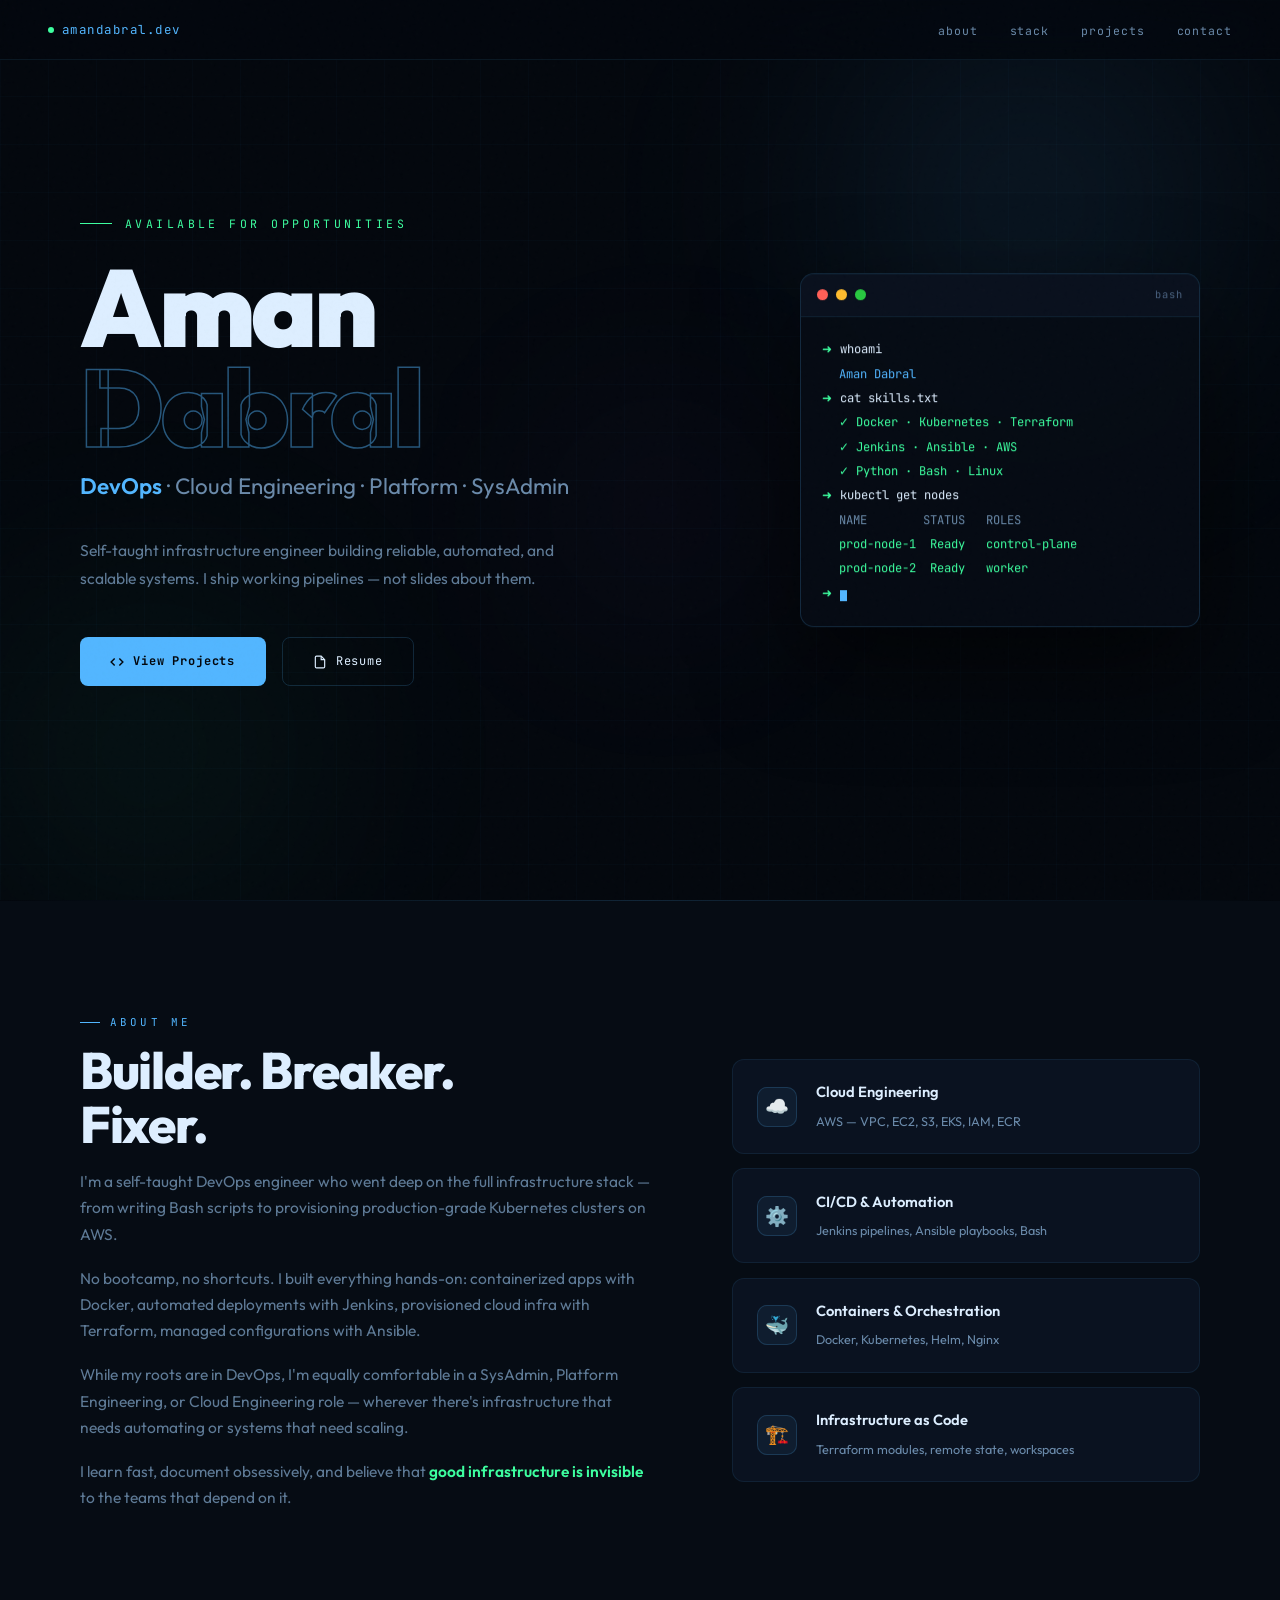
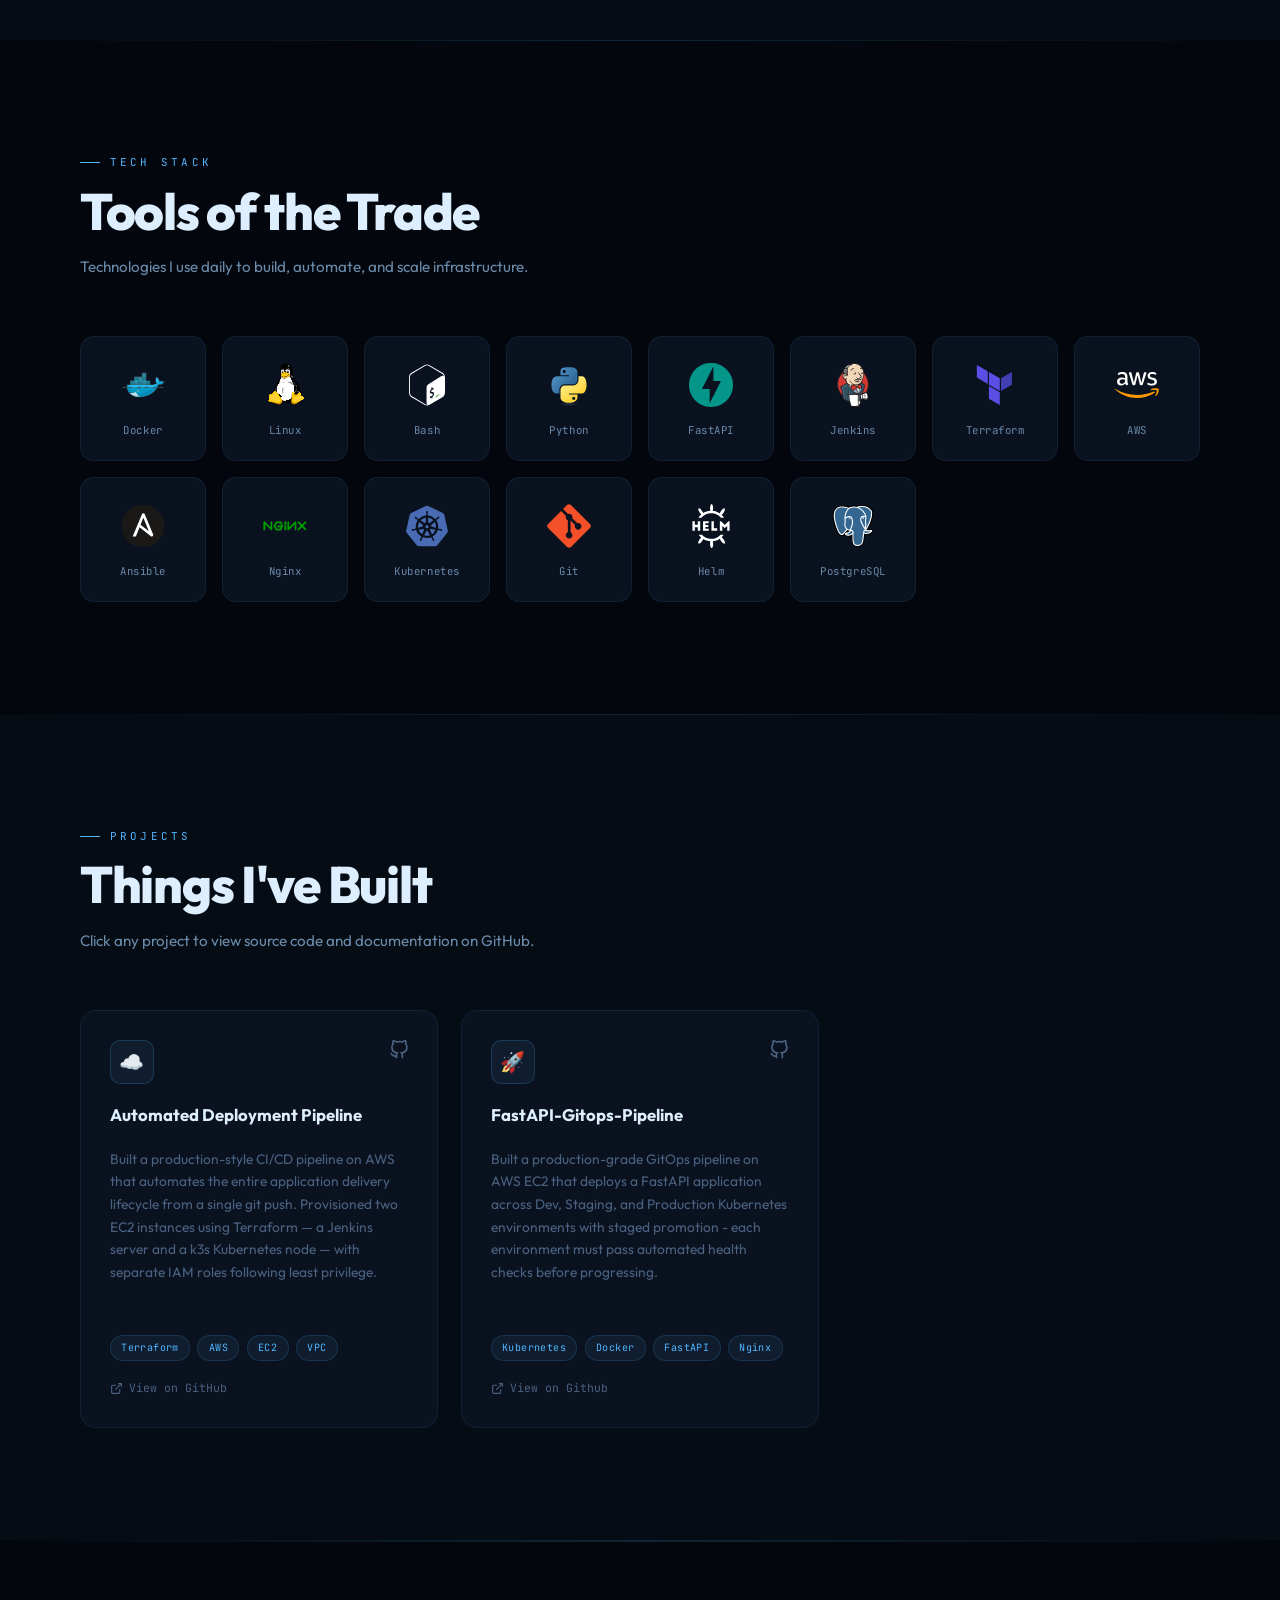
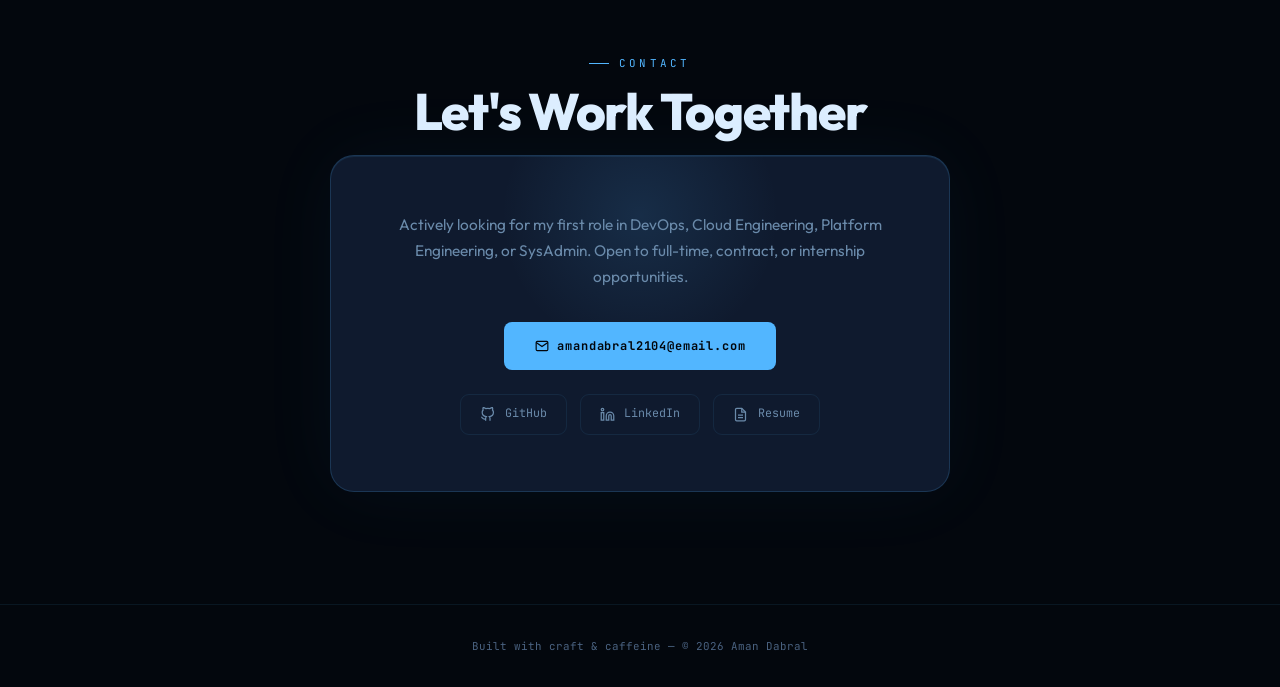
<file: portfolio.html>
<!DOCTYPE html>
<html lang="en">
<head>
<meta charset="UTF-8" />
<meta name="viewport" content="width=device-width, initial-scale=1.0" />
<title>Aman's Portfolio — DevOps & Cloud Engineer</title>
<link rel="preconnect" href="https://fonts.googleapis.com" />
<link href="https://fonts.googleapis.com/css2?family=JetBrains+Mono:wght@300;400;500;700&family=Outfit:wght@300;400;500;600;700;800;900&display=swap" rel="stylesheet" />
<link rel="stylesheet" href="style.css">
</head>
<body>
<div class="grid-bg"></div>

<!-- NAV -->
<nav>
  <div class="nav-logo">
    <div class="nav-logo-dot"></div>
    amandabral.dev<span style="color:var(--muted2)"></span>
  </div>
  <ul>
    <li><a href="#about">about</a></li>
    <li><a href="#skills">stack</a></li>
    <li><a href="#projects">projects</a></li>
    <li><a href="#contact">contact</a></li>
  </ul>
</nav>

<!-- HERO -->
<section id="hero">
  <div class="hero-orb orb-1"></div>
  <div class="hero-orb orb-2"></div>
  <div class="hero-orb orb-3"></div>

  <div class="hero-eyebrow">Available for opportunities</div>

  <h1 class="hero-name">
    <span class="solid">Aman</span><br>
    <span class="outline">Dabral</span>
  </h1>

  <p class="hero-role">
    <strong>DevOps</strong> · Cloud Engineering · Platform · SysAdmin
  </p>

  <p class="hero-desc">
    Self-taught infrastructure engineer building reliable, automated, and scalable systems. 
    I ship working pipelines — not slides about them.
  </p>

  <div class="hero-btns">
    <a href="https://github.com/amandev-x" class="btn btn-primary" target="_blank">
      <svg width="14" height="14" viewBox="0 0 24 24" fill="none" stroke="currentColor" stroke-width="2.5"><polyline points="16 18 22 12 16 6"/><polyline points="8 6 2 12 8 18"/></svg>
      View Projects
    </a>
    <a href="./public/resume.pdf" class="btn btn-ghost" target="_blank">
      <svg width="14" height="14" viewBox="0 0 24 24" fill="none" stroke="currentColor" stroke-width="2"><path d="M14 2H6a2 2 0 0 0-2 2v16a2 2 0 0 0 2 2h12a2 2 0 0 0 2-2V8z"/><polyline points="14 2 14 8 20 8"/></svg>
      Resume
    </a>
  </div>

  <!-- Terminal -->
  <div class="hero-terminal">
    <div class="term-header">
      <span class="term-dot r"></span><span class="term-dot y"></span><span class="term-dot g"></span>
      <span class="term-title">bash</span>
    </div>
    <div class="term-body">
      <div class="term-line"><span class="term-prompt">➜</span><span class="term-cmd">whoami</span></div>
      <div class="term-out info">Aman Dabral</div>
      <div class="term-line"><span class="term-prompt">➜</span><span class="term-cmd">cat skills.txt</span></div>
      <div class="term-out ok">✓ Docker · Kubernetes · Terraform</div>
      <div class="term-out ok">✓ Jenkins · Ansible · AWS</div>
      <div class="term-out ok">✓ Python · Bash · Linux</div>
      <div class="term-line"><span class="term-prompt">➜</span><span class="term-cmd">kubectl get nodes</span></div>
      <div class="term-out">NAME&nbsp;&nbsp;&nbsp;&nbsp;&nbsp;&nbsp;&nbsp;&nbsp;STATUS&nbsp;&nbsp;&nbsp;ROLES</div>
      <div class="term-out ok">prod-node-1&nbsp;&nbsp;Ready&nbsp;&nbsp;&nbsp;control-plane</div>
      <div class="term-out ok">prod-node-2&nbsp;&nbsp;Ready&nbsp;&nbsp;&nbsp;worker</div>
      <div class="term-line"><span class="term-prompt">➜</span><span class="term-cmd"><span class="term-cursor"></span></span></div>
    </div>
  </div>
</section>

<div class="divider"></div>

<!-- ABOUT -->
<section id="about">
  <div class="about-grid">
    <div class="about-text reveal">
      <div class="section-label">about me</div>
      <h2 class="section-title">Builder. Breaker.<br>Fixer.</h2>
      <p>I'm a self-taught DevOps engineer who went deep on the full infrastructure stack — from writing Bash scripts to provisioning production-grade Kubernetes clusters on AWS.</p>
      <p>No bootcamp, no shortcuts. I built everything hands-on: containerized apps with Docker, automated deployments with Jenkins, provisioned cloud infra with Terraform, managed configurations with Ansible.</p>
      <p>While my roots are in DevOps, I'm equally comfortable in a SysAdmin, Platform Engineering, or Cloud Engineering role — wherever there's infrastructure that needs automating or systems that need scaling.</p>
      <p>I learn fast, document obsessively, and believe that <span class="hl">good infrastructure is invisible</span> to the teams that depend on it.</p>
    </div>
    <div class="about-cards reveal">
      <div class="about-card">
        <div class="about-card-icon">☁️</div>
        <div class="about-card-info"><strong>Cloud Engineering</strong><span>AWS — VPC, EC2, S3, EKS, IAM, ECR</span></div>
      </div>
      <div class="about-card">
        <div class="about-card-icon">⚙️</div>
        <div class="about-card-info"><strong>CI/CD & Automation</strong><span>Jenkins pipelines, Ansible playbooks, Bash</span></div>
      </div>
      <div class="about-card">
        <div class="about-card-icon">🐳</div>
        <div class="about-card-info"><strong>Containers & Orchestration</strong><span>Docker, Kubernetes, Helm, Nginx</span></div>
      </div>
      <div class="about-card">
        <div class="about-card-icon">🏗️</div>
        <div class="about-card-info"><strong>Infrastructure as Code</strong><span>Terraform modules, remote state, workspaces</span></div>
      </div>
    </div>
  </div>
</section>

<div class="divider"></div>

<!-- SKILLS -->
<section id="skills">
  <div class="reveal">
    <div class="section-label">tech stack</div>
    <h2 class="section-title">Tools of the Trade</h2>
    <p class="section-sub">Technologies I use daily to build, automate, and scale infrastructure.</p>
  </div>
  <div class="skills-grid">

    <!-- Docker -->
    <div class="skill-card reveal">
      <div class="skill-icon">
        <svg xmlns="http://www.w3.org/2000/svg" viewBox="0 0 128 128"><path fill-rule="evenodd" clip-rule="evenodd" fill="#3A4D54" d="M73.8 50.8h11.3v11.5h5.7c2.6 0 5.3-.5 7.8-1.3 1.2-.4 2.6-1 3.8-1.7-1.6-2.1-2.4-4.7-2.6-7.3-.3-3.5.4-8.1 2.8-10.8l1.2-1.4 1.4 1.1c3.6 2.9 6.5 6.8 7.1 11.4 4.3-1.3 9.3-1 13.1 1.2l1.5.9-.8 1.6c-3.2 6.2-9.9 8.2-16.4 7.8-9.8 24.3-31 35.8-56.8 35.8-13.3 0-25.5-5-32.5-16.8l-.1-.2-1-2.1c-2.4-5.2-3.1-10.9-2.6-16.6l.2-1.7h9.6V50.8h11.3V39.6h22.5V28.3h13.5v22.5z"/><path fill="#00AADA" d="M110.4 55.1c.8-5.9-3.6-10.5-6.4-12.7-3.1 3.6-3.6 13.2 1.3 17.2-2.8 2.4-8.5 4.7-14.5 4.7H18.6c-.6 6.2.5 11.9 3 16.8l.8 1.5c.5.9 1.1 1.7 1.7 2.6 3 .2 5.7.3 8.2.2 4.9-.1 8.9-.7 12-1.7.5-.2.9.1 1.1.5.2.5-.1.9-.5 1.1-.4.1-.8.3-1.3.4-2.4.7-5 1.1-8.3 1.3h-.6c-1.3.1-2.7.1-4.2.1-1.6 0-3.1 0-4.9-.1 6 6.8 15.4 10.8 27.2 10.8 25 0 46.2-11.1 55.5-35.9 6.7.7 13.1-1 16-6.7-4.5-2.7-10.5-1.8-13.9-.1z"/><path fill="#28B8EB" d="M110.4 55.1c.8-5.9-3.6-10.5-6.4-12.7-3.1 3.6-3.6 13.2 1.3 17.2-2.8 2.4-8.5 4.7-14.5 4.7h-68c-.3 9.5 3.2 16.7 9.5 21 4.9-.1 8.9-.7 12-1.7.5-.2.9.1 1.1.5.2.5-.1.9-.5 1.1-.4.1-.8.3-1.3.4-2.4.7-5.2 1.2-8.5 1.4l-.1-.1c8.5 4.4 20.8 4.3 35-1.1 15.8-6.1 30.6-17.7 40.9-30.9-.2.1-.4.1-.5.2z"/><path fill="#028BB8" d="M18.7 71.8c.4 3.3 1.4 6.4 2.9 9.3l.8 1.5c.5.9 1.1 1.7 1.7 2.6 3 .2 5.7.3 8.2.2 4.9-.1 8.9-.7 12-1.7.5-.2.9.1 1.1.5.2.5-.1.9-.5 1.1-.4.1-.8.3-1.3.4-2.4.7-5.2 1.2-8.5 1.4h-.4c-1.3.1-2.7.1-4.1.1-1.6 0-3.2 0-4.9-.1 6 6.8 15.5 10.8 27.3 10.8 21.4 0 40-8.1 50.8-26H18.7v-.1z"/><path fill="#019BC6" d="M23.5 71.8c1.3 5.8 4.3 10.4 8.8 13.5 4.9-.1 8.9-.7 12-1.7.5-.2.9.1 1.1.5.2.5-.1.9-.5 1.1-.4.1-.8.3-1.3.4-2.4.7-5.2 1.2-8.6 1.4 8.5 4.4 20.8 4.3 34.9-1.1 8.5-3.3 16.8-8.2 24.2-14.1H23.5z"/><path fill-rule="evenodd" clip-rule="evenodd" fill="#00ACD3" d="M28.4 52.7h9.8v9.8h-9.8v-9.8zm.8.8h.8v8.1h-.8v-8.1zm1.4 0h.8v8.1h-.8v-8.1zm1.5 0h.8v8.1h-.8v-8.1zm1.5 0h.8v8.1h-.8v-8.1zm1.5 0h.8v8.1h-.8v-8.1zm1.5 0h.8v8.1h-.8v-8.1zm3-12h9.8v9.8h-9.8v-9.8zm.9.8h.8v8.1h-.8v-8.1zm1.4 0h.8v8.1h-.8v-8.1zm1.5 0h.8v8.1h-.8v-8.1zm1.5 0h.8v8.1h-.8v-8.1zm1.4 0h.8v8.1h-.8v-8.1zm1.5 0h.8v8.1h-.8v-8.1z"/><path fill-rule="evenodd" clip-rule="evenodd" fill="#23C2EE" d="M39.6 52.7h9.8v9.8h-9.8v-9.8zm.9.8h.8v8.1h-.8v-8.1zm1.4 0h.8v8.1h-.8v-8.1zm1.5 0h.8v8.1h-.8v-8.1zm1.5 0h.8v8.1h-.8v-8.1zm1.4 0h.8v8.1h-.8v-8.1zm1.5 0h.8v8.1h-.8v-8.1z"/><path fill-rule="evenodd" clip-rule="evenodd" fill="#00ACD3" d="M50.9 52.7h9.8v9.8h-9.8v-9.8zm.8.8h.8v8.1h-.8v-8.1zm1.5 0h.8v8.1h-.8v-8.1zm1.5 0h.8v8.1h-.8v-8.1zm1.4 0h.8v8.1h-.8v-8.1zm1.5 0h.8v8.1h-.8v-8.1zm1.5 0h.8v8.1h-.8v-8.1z"/><path fill-rule="evenodd" clip-rule="evenodd" fill="#23C2EE" d="M50.9 41.5h9.8v9.8h-9.8v-9.8zm.8.8h.8v8.1h-.8v-8.1zm1.5 0h.8v8.1h-.8v-8.1zm1.5 0h.8v8.1h-.8v-8.1zm1.4 0h.8v8.1h-.8v-8.1zm1.5 0h.8v8.1h-.8v-8.1zm1.5 0h.8v8.1h-.8v-8.1zm3.1 10.4H72v9.8h-9.8v-9.8zm.8.8h.8v8.1H63v-8.1zm1.5 0h.8v8.1h-.8v-8.1zm1.4 0h.8v8.1h-.8v-8.1zm1.5 0h.8v8.1h-.8v-8.1zm1.5 0h.8v8.1h-.8v-8.1zm1.5 0h.8v8.1h-.8v-8.1z"/><path fill-rule="evenodd" clip-rule="evenodd" fill="#00ACD3" d="M62.2 41.5H72v9.8h-9.8v-9.8zm.8.8h.8v8.1H63v-8.1zm1.5 0h.8v8.1h-.8v-8.1zm1.4 0h.8v8.1h-.8v-8.1zm1.5 0h.8v8.1h-.8v-8.1zm1.5 0h.8v8.1h-.8v-8.1zm1.5 0h.8v8.1h-.8v-8.1z"/><path fill-rule="evenodd" clip-rule="evenodd" fill="#23C2EE" d="M62.2 30.2H72V40h-9.8v-9.8zm.8.8h.8v8.1H63V31zm1.5 0h.8v8.1h-.8V31zm1.4 0h.8v8.1h-.8V31zm1.5 0h.8v8.1h-.8V31zm1.5 0h.8v8.1h-.8V31zm1.5 0h.8v8.1h-.8V31z"/><path fill-rule="evenodd" clip-rule="evenodd" fill="#00ACD3" d="M73.5 52.7h9.8v9.8h-9.8v-9.8zm.8.8h.8v8.1h-.8v-8.1zm1.4 0h.8v8.1h-.8v-8.1zm1.5 0h.8v8.1h-.8v-8.1zm1.5 0h.8v8.1h-.8v-8.1zm1.5 0h.8v8.1h-.8v-8.1zm1.5 0h.8v8.1h-.8v-8.1z"/><path fill-rule="evenodd" clip-rule="evenodd" fill="#D4EEF1" d="M48.8 78.3c1.5 0 2.7 1.2 2.7 2.7 0 1.5-1.2 2.7-2.7 2.7-1.5 0-2.7-1.2-2.7-2.7 0-1.5 1.2-2.7 2.7-2.7"/><path fill-rule="evenodd" clip-rule="evenodd" fill="#3A4D54" d="M48.8 79.1c.2 0 .5 0 .7.1-.2.1-.4.4-.4.7 0 .4.4.8.8.8.3 0 .6-.2.7-.4.1.2.1.5.1.7 0 1.1-.9 1.9-1.9 1.9-1.1 0-1.9-.9-1.9-1.9 0-1 .8-1.9 1.9-1.9M1.1 72.8h125.4c-2.7-.7-8.6-1.6-7.7-5.2-5 5.7-16.9 4-20 1.2-3.4 4.9-23 3-24.3-.8-4.2 5-17.3 5-21.5 0-1.4 3.8-21 5.7-24.3.8-3 2.8-15 4.5-20-1.2 1.1 3.5-4.9 4.5-7.6 5.2"/><path fill="#BFDBE0" d="M56 97.8c-6.7-3.2-10.3-7.5-12.4-12.2-2.5.7-5.5 1.2-8.9 1.4-1.3.1-2.7.1-4.1.1-1.7 0-3.4 0-5.2-.1 6 6 13.6 10.7 27.5 10.8H56z"/><path fill="#D4EEF1" d="M46.1 89.9c-.9-1.3-1.8-2.8-2.5-4.3-2.5.7-5.5 1.2-8.9 1.4 2.3 1.2 5.7 2.4 11.4 2.9z"/></svg>
      </div>
      <span class="skill-name">Docker</span>
    </div>

    <!-- Linux (Tux) -->
    <div class="skill-card reveal">
      <div class="skill-icon">
        <svg xmlns="http://www.w3.org/2000/svg" viewBox="0 0 128 128"><radialGradient id="linux-original-a" cx="-992.915" cy="-952.952" r="43.267" gradientTransform="matrix(.7 0 0 .35 782.303 444.575)" gradientUnits="userSpaceOnUse"><stop offset="0" stop-opacity=".502"/><stop offset="1" stop-opacity="0"/></radialGradient><path fill="url(#linux-original-a)" d="M117.641 111.137c0 8.362-13.557 15.14-30.28 15.14-16.722 0-30.279-6.778-30.279-15.14s13.556-15.14 30.278-15.14c16.723.001 30.281 6.779 30.281 15.14z"/><radialGradient id="linux-original-b" cx="-770.661" cy="-951.636" r="43.267" gradientTransform="matrix(.719 0 0 .35 595.327 443.952)" gradientUnits="userSpaceOnUse"><stop offset="0" stop-opacity=".502"/><stop offset="1" stop-opacity="0"/></radialGradient><path fill="url(#linux-original-b)" d="M72.546 110.974c0 8.362-13.921 15.14-31.094 15.14s-31.093-6.778-31.093-15.14c0-8.361 13.921-15.14 31.093-15.14 17.173 0 31.094 6.779 31.094 15.14z"/><path d="M108.095 81.343c-1.534 6.324-9.322 19.527-13.459 25.338-4.138 5.835-3.626 11.089-11.275 9.043-7.625-2.045-9.763-1.673-17.644-1.208-7.833.464-6.137-.233-11.042 1.976-4.882 2.208-21.27-26.78-22.595-32.173-1.301-5.393-1.93-4.743 1.464-10.577 3.395-5.834 3.883-11.6 8.368-18.667 4.487-7.09 9.671-10.693 9.299-16.109-1.464-20.108-2.626-30.15 6.301-34.8 8.507-4.417 15.621-1.79 18.434-.279 1.208.651 3.673 1.906 5.509 4.115 1.836 2.162 3.487 5.44 4.417 9.577 1.906 8.299-.791 5.556 1.371 15.064 2.139 9.484 6.485 14.133 11.787 21.642 5.299 7.508 10.832 19.898 9.065 27.058z"/><path fill="#666" d="M57.644 32.088c1.394-.558 1.16-.632 2.089-2.655.744-1.557 1.398-2.227 1.375-4.598 0-2.325-.722-3.115-1.814-4.626-1.045-1.441-2.719-1.511-3.765-1.325-.604.093-1.395.86-1.93 2-.348.767-.628 1.744-.651 2.766-.07 2.743.163 3.79.791 5.649.743 2.185 2.556 3.325 3.905 2.789z"/><path fill="#6D6D6D" d="M57.644 32.08c1.385-.554 1.15-.631 2.074-2.641.739-1.547 1.392-2.215 1.379-4.573.009-2.309-.698-3.133-1.771-4.585-1.065-1.403-2.705-1.456-3.743-1.276-.619.091-1.406.829-1.95 1.927a6.637 6.637 0 00-.673 2.755c-.068 2.724.176 3.775.794 5.624.732 2.173 2.55 3.3 3.89 2.769z"/><path fill="#757575" d="M57.644 32.071c1.376-.551 1.141-.629 2.059-2.626.735-1.537 1.387-2.202 1.384-4.547.017-2.294-.676-3.15-1.731-4.544-1.082-1.364-2.688-1.401-3.719-1.227-.633.089-1.417.798-1.969 1.854-.401.725-.675 1.713-.698 2.745-.067 2.706.191 3.761.798 5.598.721 2.16 2.545 3.275 3.876 2.747z"/><path fill="#7C7C7C" d="M57.644 32.063c1.367-.547 1.132-.628 2.044-2.611.729-1.528 1.381-2.191 1.389-4.522.026-2.278-.653-3.167-1.69-4.503-1.099-1.325-2.673-1.345-3.695-1.178-.648.088-1.429.769-1.989 1.783-.427.703-.697 1.697-.72 2.733-.066 2.687.205 3.747.802 5.573.707 2.147 2.537 3.248 3.859 2.725z"/><path fill="#848484" d="M57.644 32.054c1.359-.544 1.123-.627 2.028-2.598.726-1.518 1.378-2.179 1.395-4.497.034-2.263-.629-3.185-1.649-4.462-1.117-1.287-2.658-1.29-3.672-1.129-.662.086-1.44.737-2.01 1.709-.453.683-.721 1.682-.744 2.723-.064 2.668.22 3.732.808 5.548.694 2.137 2.531 3.227 3.844 2.706z"/><path fill="#8C8C8C" d="M57.644 32.046c1.35-.54 1.113-.626 2.013-2.583.721-1.507 1.373-2.167 1.4-4.472.043-2.248-.608-3.202-1.609-4.422-1.134-1.248-2.643-1.235-3.649-1.08-.676.085-1.45.707-2.029 1.637-.479.662-.744 1.667-.766 2.712-.063 2.65.233 3.718.81 5.522.683 2.125 2.526 3.203 3.83 2.686z"/><path fill="#939393" d="M57.644 32.037c1.34-.536 1.104-.624 1.998-2.569.715-1.497 1.367-2.154 1.405-4.446.052-2.232-.584-3.22-1.567-4.381-1.152-1.209-2.625-1.18-3.625-1.032-.691.084-1.462.676-2.049 1.565-.505.641-.768 1.651-.791 2.702-.06 2.631.249 3.704.815 5.497.67 2.112 2.517 3.178 3.814 2.664z"/><path fill="#9B9B9B" d="M57.644 32.028c1.333-.533 1.095-.624 1.983-2.554.71-1.488 1.361-2.143 1.41-4.421.061-2.217-.562-3.237-1.528-4.339-1.168-1.171-2.609-1.125-3.602-.983-.705.082-1.473.646-2.069 1.492-.531.619-.79 1.636-.813 2.691-.06 2.613.261 3.689.818 5.472.66 2.099 2.514 3.153 3.801 2.642z"/><path fill="#A3A3A3" d="M57.644 32.02c1.323-.529 1.086-.622 1.968-2.54.706-1.478 1.356-2.13 1.415-4.396.069-2.202-.54-3.254-1.487-4.299-1.187-1.132-2.594-1.07-3.579-.934-.719.081-1.484.615-2.088 1.42-.557.598-.814 1.621-.836 2.681-.059 2.593.275 3.674.822 5.446.649 2.087 2.507 3.129 3.785 2.622z"/><path fill="#aaa" d="M57.644 32.011c1.314-.525 1.077-.62 1.953-2.526.7-1.467 1.351-2.119 1.419-4.37.078-2.187-.516-3.272-1.445-4.258-1.205-1.094-2.58-1.015-3.556-.885-.733.079-1.496.584-2.109 1.347-.583.578-.837 1.606-.859 2.669-.057 2.576.289 3.661.826 5.422.638 2.075 2.5 3.105 3.771 2.601z"/><path fill="#B2B2B2" d="M57.644 32.002c1.305-.522 1.067-.62 1.937-2.512.696-1.457 1.346-2.106 1.425-4.345.086-2.171-.493-3.29-1.404-4.217-1.223-1.055-2.563-.959-3.532-.836-.749.077-1.507.554-2.128 1.275-.61.556-.861 1.591-.883 2.659-.055 2.556.304 3.646.831 5.396.624 2.064 2.493 3.081 3.754 2.58z"/><path fill="#BABABA" d="M57.644 31.994c1.296-.518 1.058-.618 1.922-2.497.692-1.448 1.341-2.095 1.43-4.32.096-2.156-.47-3.307-1.363-4.176-1.239-1.016-2.547-.903-3.508-.787-.763.075-1.518.522-2.148 1.202-.637.535-.885 1.576-.906 2.648-.054 2.538.317 3.632.834 5.371.611 2.051 2.486 3.055 3.739 2.559z"/><path fill="#C1C1C1" d="M57.644 31.985c1.288-.515 1.049-.616 1.907-2.483.686-1.437 1.336-2.082 1.435-4.294.104-2.141-.448-3.324-1.322-4.135-1.257-.978-2.533-.849-3.486-.738-.776.074-1.529.492-2.168 1.13-.662.513-.907 1.56-.929 2.636-.052 2.519.333 3.618.839 5.346.599 2.039 2.481 3.031 3.724 2.538z"/><path fill="#C9C9C9" d="M57.644 31.976c1.278-.511 1.04-.615 1.892-2.468.681-1.427 1.33-2.071 1.439-4.269.114-2.125-.424-3.342-1.281-4.094-1.274-.939-2.516-.794-3.462-.69-.79.072-1.54.462-2.188 1.058-.688.492-.931 1.544-.953 2.626-.05 2.5.346 3.603.843 5.32.588 2.027 2.475 3.007 3.71 2.517z"/><path fill="#D1D1D1" d="M57.645 31.968c1.269-.508 1.029-.614 1.875-2.454.678-1.417 1.327-2.059 1.446-4.244.121-2.11-.402-3.359-1.241-4.053-1.292-.901-2.501-.739-3.438-.641-.806.07-1.552.431-2.208.985-.714.471-.955 1.529-.976 2.616-.049 2.481.36 3.588.847 5.295.575 2.014 2.467 2.983 3.695 2.496z"/><path fill="#D8D8D8" d="M57.645 31.96c1.259-.504 1.02-.613 1.86-2.44.672-1.407 1.321-2.046 1.451-4.218.129-2.095-.38-3.376-1.199-4.013-1.311-.862-2.486-.683-3.416-.591-.819.069-1.563.399-2.228.913-.74.45-.978 1.514-.999 2.604-.048 2.463.374 3.575.851 5.27.565 2.001 2.462 2.957 3.68 2.475z"/><path fill="#E0E0E0" d="M57.645 31.95c1.251-.5 1.011-.611 1.845-2.425.667-1.397 1.315-2.034 1.455-4.193.139-2.079-.356-3.395-1.159-3.972-1.327-.823-2.47-.628-3.392-.542-.833.067-1.573.369-2.247.841-.766.429-1.001 1.499-1.022 2.594-.047 2.445.389 3.561.855 5.245.553 1.988 2.455 2.932 3.665 2.452z"/><path fill="#E8E8E8" d="M57.645 31.942c1.242-.497 1.002-.61 1.83-2.411.662-1.387 1.311-2.022 1.46-4.167.147-2.064-.334-3.412-1.118-3.931-1.345-.784-2.454-.573-3.369-.494a4.872 4.872 0 00-2.268.768c-.791.408-1.024 1.483-1.044 2.583-.045 2.426.403 3.546.858 5.219.541 1.978 2.45 2.909 3.651 2.433z"/><path fill="#EFEFEF" d="M57.645 31.934c1.232-.494.992-.609 1.814-2.397.658-1.376 1.305-2.01 1.466-4.142.156-2.048-.312-3.429-1.077-3.89-1.362-.746-2.439-.518-3.345-.444a5.373 5.373 0 00-2.287.695c-.818.386-1.048 1.468-1.069 2.572-.044 2.408.417 3.532.863 5.194.528 1.965 2.442 2.884 3.635 2.412z"/><path fill="#F7F7F7" d="M57.645 31.925c1.225-.49.984-.607 1.799-2.383.653-1.367 1.3-1.998 1.471-4.117.165-2.033-.289-3.447-1.036-3.849-1.38-.707-2.423-.462-3.322-.396a6.03 6.03 0 00-2.308.623c-.844.366-1.071 1.453-1.092 2.562-.042 2.388.431 3.518.868 5.168.516 1.954 2.436 2.861 3.62 2.392z"/><path fill="#fff" d="M57.645 31.916c1.215-.486.974-.606 1.784-2.368.648-1.356 1.295-1.986 1.475-4.091.174-2.018-.266-3.464-.995-3.808-1.397-.669-2.407-.408-3.298-.348a6.878 6.878 0 00-2.326.551c-.871.344-1.095 1.438-1.116 2.551-.04 2.37.446 3.503.871 5.144.504 1.94 2.431 2.835 3.605 2.369z"/><path d="M56.342 22.627c.698 0 1.581.465 1.999 1.092.442.628.767 1.511.767 2.511 0 1.488-.163 3.138-1.046 3.649-.279.163-.884.302-1.232.302-.79 0-.86-.512-1.604-1.279-.255-.279-1.023-1.627-1.023-2.743 0-.697-.163-1.697.441-2.581.42-.649.954-.951 1.698-.951zm-.186 1.247c.272-.421 1.363-.223 1.759.645.397.868.322 2.752.049 2.851-.718.223-.495-.818-1.115-1.76-.619-.892-.966-1.314-.693-1.736z"/><path fill="#070707" d="M56.173 23.893c.269-.416 1.346-.22 1.737.636.392.856.318 2.717.049 2.814-.709.22-.489-.808-1.101-1.738-.611-.88-.954-1.296-.685-1.712z"/><path fill="#0F0F0F" d="M56.191 23.91c.266-.411 1.329-.217 1.715.628.387.845.314 2.682.049 2.778-.701.217-.484-.797-1.088-1.715-.604-.869-.942-1.28-.676-1.691z"/><path fill="#161616" d="M56.208 23.928c.263-.406 1.312-.215 1.692.62.382.834.311 2.647.048 2.742-.692.214-.477-.788-1.073-1.693-.595-.858-.929-1.263-.667-1.669z"/><path fill="#1E1E1E" d="M56.226 23.945c.258-.399 1.293-.211 1.67.612.376.824.306 2.613.047 2.707-.683.211-.471-.776-1.059-1.67-.587-.848-.917-1.248-.658-1.649z"/><path fill="#262626" d="M56.243 23.963c.255-.395 1.277-.208 1.648.604.371.812.301 2.577.046 2.67-.672.209-.464-.767-1.044-1.648-.58-.836-.905-1.231-.65-1.626z"/><path fill="#2D2D2D" d="M56.26 23.981c.253-.39 1.26-.206 1.627.595.366.802.297 2.542.046 2.634-.665.206-.458-.756-1.031-1.627-.572-.823-.894-1.212-.642-1.602z"/><path fill="#353535" d="M56.278 23.999c.249-.384 1.243-.203 1.604.587.361.791.293 2.507.046 2.598-.656.204-.452-.745-1.017-1.604-.565-.813-.882-1.197-.633-1.581z"/><path fill="#3D3D3D" d="M56.295 24.017c.246-.378 1.226-.2 1.582.579.356.78.29 2.472.045 2.562-.646.201-.446-.735-1.002-1.581-.558-.802-.87-1.181-.625-1.56z"/><path fill="#444" d="M56.313 24.034c.241-.373 1.208-.197 1.559.571.352.769.286 2.438.044 2.526-.637.198-.439-.725-.988-1.559-.549-.791-.857-1.164-.615-1.538z"/><path fill="#4C4C4C" d="M56.33 24.052c.238-.368 1.19-.194 1.537.563.347.758.281 2.403.044 2.489-.628.195-.433-.714-.974-1.537-.543-.779-.845-1.147-.607-1.515z"/><path fill="#545454" d="M56.347 24.07c.235-.362 1.174-.192 1.515.554.341.747.276 2.368.042 2.454-.619.191-.426-.705-.96-1.515-.533-.767-.831-1.13-.597-1.493z"/><path fill="#5B5B5B" d="M56.365 24.088c.231-.357 1.157-.189 1.493.546.336.735.273 2.333.042 2.417-.609.189-.42-.694-.946-1.492-.526-.756-.82-1.114-.589-1.471z"/><path fill="#636363" d="M56.383 24.106c.228-.352 1.139-.186 1.47.539.332.725.269 2.298.041 2.381-.6.187-.413-.684-.931-1.47-.518-.746-.808-1.098-.58-1.45z"/><path fill="#6B6B6B" d="M56.4 24.124c.224-.347 1.122-.183 1.448.53.326.714.265 2.263.041 2.345-.591.184-.408-.673-.918-1.447-.51-.735-.795-1.082-.571-1.428z"/><path fill="#727272" d="M56.417 24.141c.221-.341 1.104-.181 1.425.522.321.703.261 2.229.04 2.308-.582.181-.401-.663-.903-1.425-.502-.722-.783-1.064-.562-1.405z"/><path fill="#7A7A7A" d="M56.434 24.159c.218-.336 1.087-.178 1.403.514.316.692.256 2.193.04 2.272-.574.178-.395-.653-.889-1.403-.494-.711-.771-1.047-.554-1.383z"/><path fill="#828282" d="M56.452 24.177c.213-.331 1.07-.175 1.38.505.312.681.252 2.158.039 2.236-.564.175-.388-.642-.875-1.38-.486-.699-.758-1.031-.544-1.361z"/><path fill="#898989" d="M56.47 24.194c.21-.325 1.053-.172 1.358.498.307.669.25 2.124.039 2.201-.555.172-.383-.632-.861-1.358-.479-.69-.746-1.015-.536-1.341z"/><path fill="#919191" d="M56.487 24.212c.207-.32 1.035-.169 1.335.49.301.658.246 2.088.038 2.164-.546.17-.376-.621-.846-1.335-.471-.678-.734-.999-.527-1.319z"/><path fill="#999" d="M56.504 24.23c.204-.314 1.018-.167 1.314.481.295.647.239 2.054.036 2.128-.536.167-.369-.611-.832-1.314-.462-.666-.721-.98-.518-1.295z"/><path fill="#666" d="M72.056 32.391c3.487-.372 4.719-1.72 5.347-4.068.558-2.092.582-4.417-.976-7.137-1.465-2.603-2.301-3.022-4.417-3.185-3.254-.278-4.789 1.999-5.51 3.626-.767 1.767-.604 1.511-.558 3.743.047 2.348 1.37 3.002 2.185 4.467.813 1.442 3.534 2.577 3.929 2.554z"/><path fill="#6D6D6D" d="M72.058 32.377c3.474-.365 4.719-1.729 5.332-4.058.549-2.106.576-4.419-.969-7.075-1.432-2.517-2.272-2.932-4.363-3.094-3.244-.278-4.824 1.896-5.547 3.511-.744 1.705-.606 1.523-.557 3.726.052 2.346 1.378 2.978 2.191 4.442.813 1.446 3.518 2.572 3.913 2.548z"/><path fill="#757575" d="M72.059 32.364c3.461-.358 4.721-1.737 5.318-4.048.541-2.121.572-4.42-.962-7.013-1.398-2.431-2.243-2.842-4.308-3.002-3.235-.277-4.86 1.792-5.585 3.395-.719 1.643-.608 1.536-.556 3.708.057 2.346 1.385 2.953 2.196 4.419.813 1.449 3.503 2.565 3.897 2.541z"/><path fill="#7C7C7C" d="M72.061 32.351c3.447-.352 4.721-1.745 5.303-4.038.532-2.136.567-4.423-.955-6.951-1.365-2.345-2.213-2.751-4.254-2.911-3.224-.275-4.894 1.69-5.622 3.28-.697 1.581-.611 1.548-.555 3.691.062 2.344 1.391 2.929 2.202 4.395.813 1.451 3.486 2.558 3.881 2.534z"/><path fill="#848484" d="M72.063 32.337c3.434-.345 4.721-1.753 5.287-4.027.524-2.151.563-4.425-.947-6.889-1.333-2.259-2.186-2.661-4.201-2.819-3.214-.275-4.929 1.587-5.66 3.164-.672 1.518-.612 1.56-.554 3.674.068 2.343 1.399 2.904 2.209 4.37.815 1.455 3.471 2.552 3.866 2.527z"/><path fill="#8C8C8C" d="M72.065 32.324c3.42-.338 4.721-1.762 5.272-4.018.516-2.165.558-4.426-.94-6.827-1.299-2.172-2.156-2.571-4.146-2.727-3.205-.273-4.964 1.484-5.697 3.048-.649 1.457-.615 1.573-.553 3.658.073 2.341 1.406 2.879 2.214 4.346.813 1.458 3.455 2.545 3.85 2.52z"/><path fill="#939393" d="M72.066 32.311c3.407-.332 4.724-1.77 5.258-4.008.507-2.179.553-4.428-.934-6.765-1.266-2.086-2.125-2.48-4.09-2.636-3.194-.273-5 1.381-5.736 2.933-.625 1.394-.616 1.585-.552 3.64.078 2.34 1.413 2.855 2.221 4.322.813 1.461 3.439 2.538 3.833 2.514z"/><path fill="#9B9B9B" d="M72.068 32.297c3.393-.326 4.723-1.778 5.243-3.998.498-2.194.547-4.43-.926-6.704-1.233-2-2.098-2.39-4.038-2.544-3.184-.271-5.034 1.277-5.773 2.817-.602 1.333-.619 1.598-.551 3.624.083 2.339 1.42 2.831 2.226 4.299.815 1.464 3.424 2.532 3.819 2.506z"/><path fill="#A3A3A3" d="M72.069 32.284c3.381-.318 4.724-1.787 5.23-3.988.489-2.209.542-4.432-.921-6.641-1.2-1.914-2.068-2.301-3.982-2.453-3.174-.271-5.069 1.174-5.811 2.702-.579 1.269-.621 1.61-.551 3.606.089 2.337 1.427 2.805 2.233 4.274.815 1.468 3.408 2.525 3.802 2.5z"/><path fill="#aaa" d="M72.072 32.27c3.366-.312 4.724-1.795 5.213-3.978.481-2.224.538-4.434-.912-6.58-1.167-1.828-2.04-2.209-3.929-2.361-3.164-.27-5.104 1.071-5.848 2.586-.555 1.208-.623 1.622-.549 3.589.093 2.336 1.433 2.781 2.239 4.25.814 1.473 3.39 2.52 3.786 2.494z"/><path fill="#B2B2B2" d="M72.073 32.257c3.353-.305 4.725-1.803 5.199-3.967.472-2.238.533-4.436-.906-6.519-1.134-1.741-2.01-2.12-3.874-2.269-3.153-.269-5.138.968-5.886 2.47-.531 1.146-.625 1.635-.548 3.572.099 2.335 1.441 2.756 2.246 4.226.813 1.475 3.374 2.513 3.769 2.487z"/><path fill="#BABABA" d="M72.075 32.243c3.34-.298 4.726-1.811 5.184-3.958.464-2.252.529-4.438-.898-6.456-1.101-1.656-1.981-2.03-3.82-2.178-3.144-.268-5.173.865-5.923 2.354-.507 1.084-.627 1.648-.547 3.555.104 2.334 1.448 2.732 2.251 4.202.813 1.48 3.358 2.508 3.753 2.481z"/><path fill="#C1C1C1" d="M72.076 32.231c3.327-.292 4.727-1.82 5.17-3.948.455-2.268.524-4.439-.891-6.395-1.068-1.569-1.952-1.939-3.766-2.086-3.133-.267-5.21.761-5.962 2.239-.483 1.021-.627 1.66-.545 3.538.109 2.332 1.455 2.708 2.257 4.177.814 1.482 3.343 2.501 3.737 2.475z"/><path fill="#C9C9C9" d="M72.078 32.217c3.313-.285 4.727-1.829 5.155-3.938.446-2.282.518-4.441-.884-6.332-1.035-1.483-1.922-1.849-3.711-1.995-3.124-.266-5.244.659-6 2.124-.46.959-.631 1.672-.545 3.521.115 2.331 1.461 2.682 2.263 4.153.814 1.485 3.327 2.494 3.722 2.467z"/><path fill="#D1D1D1" d="M72.079 32.203c3.3-.278 4.728-1.836 5.141-3.928.438-2.296.513-4.443-.877-6.27-1.002-1.396-1.893-1.759-3.657-1.903-3.114-.265-5.279.555-6.037 2.008-.437.897-.633 1.685-.544 3.504.119 2.329 1.469 2.658 2.27 4.129.813 1.489 3.31 2.488 3.704 2.46z"/><path fill="#D8D8D8" d="M72.081 32.19c3.286-.272 4.728-1.845 5.126-3.918.429-2.311.509-4.445-.87-6.208-.969-1.311-1.864-1.668-3.604-1.812-3.103-.263-5.314.453-6.074 1.893-.413.835-.634 1.697-.543 3.487.125 2.328 1.476 2.633 2.276 4.105.814 1.492 3.295 2.481 3.689 2.453z"/><path fill="#E0E0E0" d="M72.083 32.176c3.273-.264 4.729-1.853 5.111-3.907.42-2.326.504-4.447-.863-6.147-.936-1.224-1.835-1.578-3.548-1.72-3.094-.262-5.349.349-6.112 1.776-.389.773-.637 1.709-.542 3.47.13 2.327 1.482 2.609 2.281 4.082.814 1.495 3.279 2.475 3.673 2.446z"/><path fill="#E8E8E8" d="M72.085 32.164c3.259-.259 4.729-1.862 5.097-3.897.411-2.341.498-4.449-.856-6.084-.903-1.138-1.805-1.488-3.495-1.628-3.083-.262-5.384.246-6.149 1.661-.366.711-.639 1.722-.541 3.453.135 2.325 1.489 2.583 2.287 4.057.814 1.495 3.262 2.465 3.657 2.438z"/><path fill="#EFEFEF" d="M72.086 32.149c3.247-.251 4.73-1.87 5.082-3.887.404-2.355.495-4.451-.848-6.022-.87-1.052-1.776-1.398-3.441-1.538-3.072-.26-5.418.143-6.187 1.545-.342.649-.641 1.734-.54 3.436.141 2.324 1.497 2.56 2.294 4.033.813 1.502 3.246 2.463 3.64 2.433z"/><path fill="#F7F7F7" d="M72.088 32.136c3.233-.244 4.731-1.878 5.067-3.877.395-2.369.49-4.453-.841-5.96-.837-.965-1.748-1.308-3.386-1.445-3.062-.26-5.455.04-6.225 1.429-.318.587-.642 1.748-.539 3.419.146 2.323 1.504 2.535 2.3 4.009.813 1.504 3.23 2.455 3.624 2.425z"/><path fill="#fff" d="M72.089 32.123c3.221-.238 4.732-1.887 5.053-3.868.386-2.384.485-4.455-.834-5.898-.803-.879-1.718-1.218-3.332-1.354-3.053-.258-5.488-.062-6.262 1.314-.295.524-.645 1.759-.538 3.402.151 2.321 1.511 2.51 2.306 3.985.813 1.507 3.213 2.448 3.607 2.419z"/><path d="M71.778 22.534c1.743 0 2.766 1.558 3.114 3.557.14.907-.07 1.953-.627 2.674-.628.836-1.744 1.348-2.649 1.348-.86 0-1.837.14-2.348-.558-.511-.72-.628-2.325-.628-3.464 0-1.278.373-2.185 1.023-2.906.487-.535 1.37-.651 2.115-.651zm.111.718c.316-.211.843 0 1.45.685.658.738.948 1.317.158 1.739-.606.316-.79-.633-1.16-1.028-.579-.632-1.08-.975-.448-1.396z"/><path fill="#070707" d="M71.901 23.271c.311-.209.832 0 1.428.675.648.727.925 1.298.156 1.712-.593.316-.776-.623-1.139-1.012-.57-.622-1.063-.957-.445-1.375z"/><path fill="#0F0F0F" d="M71.914 23.29c.303-.209.818 0 1.407.665.637.715.901 1.278.152 1.687-.581.314-.761-.614-1.118-.997-.56-.612-1.047-.941-.441-1.355z"/><path fill="#161616" d="M71.927 23.308c.296-.207.806 0 1.385.655.629.705.878 1.258.151 1.661-.568.314-.748-.604-1.097-.981-.554-.601-1.032-.924-.439-1.335z"/><path fill="#1E1E1E" d="M71.94 23.327c.291-.206.793 0 1.363.645.62.693.855 1.239.148 1.635-.555.313-.732-.595-1.076-.966-.544-.591-1.014-.906-.435-1.314z"/><path fill="#262626" d="M71.953 23.346c.283-.204.78 0 1.341.634.61.684.833 1.219.147 1.609-.543.312-.719-.584-1.055-.951-.536-.579-.999-.887-.433-1.292z"/><path fill="#2D2D2D" d="M71.966 23.365c.277-.203.769 0 1.32.624.6.672.808 1.2.144 1.584-.53.31-.704-.576-1.034-.936-.528-.57-.984-.871-.43-1.272z"/><path fill="#353535" d="M71.979 23.384c.271-.202.755 0 1.298.614.589.661.785 1.18.142 1.558-.517.309-.688-.567-1.013-.921-.518-.56-.968-.854-.427-1.251z"/><path fill="#3D3D3D" d="M71.992 23.403c.264-.201.743 0 1.276.603.581.651.763 1.162.14 1.533-.504.309-.674-.557-.992-.905-.511-.55-.952-.837-.424-1.231z"/><path fill="#444" d="M72.004 23.422c.258-.199.731 0 1.256.594.571.639.738 1.141.137 1.506-.492.308-.66-.548-.971-.89-.502-.539-.936-.819-.422-1.21z"/><path fill="#4C4C4C" d="M72.017 23.441c.251-.198.719 0 1.234.583.561.628.716 1.122.135 1.481-.479.306-.646-.539-.95-.875-.494-.529-.92-.802-.419-1.189z"/><path fill="#545454" d="M72.03 23.46c.245-.197.706 0 1.213.573.55.617.691 1.103.132 1.455-.466.305-.631-.529-.929-.86-.485-.518-.904-.785-.416-1.168z"/><path fill="#5B5B5B" d="M72.043 23.479c.238-.196.694 0 1.192.563.541.606.667 1.083.129 1.429-.454.305-.617-.52-.908-.844-.477-.509-.888-.768-.413-1.148z"/><path fill="#636363" d="M72.056 23.498c.231-.195.681 0 1.169.553.532.595.646 1.063.128 1.404-.44.303-.602-.511-.887-.83-.468-.498-.872-.751-.41-1.127z"/><path fill="#6B6B6B" d="M72.069 23.517c.224-.193.668 0 1.148.542.521.585.622 1.044.125 1.378-.428.303-.586-.501-.866-.814-.46-.488-.856-.733-.407-1.106z"/><path fill="#727272" d="M72.082 23.535c.218-.191.656 0 1.127.533.512.574.599 1.024.123 1.352-.416.302-.573-.492-.846-.798-.451-.478-.84-.717-.404-1.087z"/><path fill="#7A7A7A" d="M72.095 23.555c.211-.19.643 0 1.104.522.502.563.576 1.004.121 1.326-.403.301-.559-.482-.825-.783-.441-.468-.823-.7-.4-1.065z"/><path fill="#828282" d="M72.108 23.574c.205-.189.63 0 1.083.512.493.551.552.985.119 1.299-.39.3-.544-.472-.804-.767-.434-.457-.808-.682-.398-1.044z"/><path fill="#898989" d="M72.121 23.592c.198-.188.618 0 1.062.502.482.541.528.965.116 1.274-.378.299-.53-.463-.784-.752-.425-.447-.792-.664-.394-1.024z"/><path fill="#919191" d="M72.133 23.611c.193-.187.606 0 1.041.492.473.53.505.946.114 1.249-.364.298-.515-.454-.761-.737-.418-.437-.777-.648-.394-1.004z"/><path fill="#999" d="M72.147 23.631c.185-.186.592 0 1.018.481.464.519.482.926.112 1.223-.353.297-.501-.444-.742-.722-.407-.426-.759-.631-.388-.982z"/><path d="M63.141 24.293c.546-.211.972-.223 1.817.334 1.022.674.551 1.694-.251 1.485-.693-.179-.78-.22-1.417-.351-1.002-.207-1.175-1.071-.149-1.468z"/><path fill="#050505" d="M63.162 24.335c.536-.204.96-.212 1.793.331.99.648.534 1.618-.26 1.415-.688-.177-.757-.212-1.383-.34-.986-.205-1.157-1.025-.15-1.406z"/><path fill="#0A0A0A" d="M63.184 24.376c.524-.195.947-.201 1.77.328.957.623.517 1.543-.269 1.343-.684-.174-.733-.203-1.349-.329-.971-.2-1.14-.977-.152-1.342z"/><path fill="#0F0F0F" d="M63.205 24.417c.512-.187.934-.189 1.746.324.924.598.5 1.468-.277 1.271-.679-.171-.71-.195-1.315-.317-.956-.194-1.122-.928-.154-1.278z"/><path fill="#141414" d="M63.226 24.457c.501-.178.922-.178 1.721.321.893.572.484 1.393-.284 1.2-.676-.168-.688-.187-1.281-.306-.941-.19-1.106-.879-.156-1.215z"/><path fill="#191919" d="M63.247 24.499c.491-.171.91-.168 1.697.317.86.546.468 1.317-.292 1.129-.671-.166-.666-.179-1.247-.295-.926-.186-1.088-.831-.158-1.151z"/><path fill="#1E1E1E" d="M63.269 24.539c.478-.163.896-.156 1.672.314.828.521.451 1.242-.299 1.058-.667-.163-.643-.171-1.213-.285-.912-.179-1.072-.782-.16-1.087z"/><path fill="#232323" d="M63.29 24.58c.467-.154.884-.145 1.649.312.795.496.434 1.167-.308.986-.664-.16-.62-.163-1.18-.273-.896-.176-1.053-.735-.161-1.025z"/><path fill="#282828" d="M63.311 24.621c.456-.146.872-.135 1.625.308.762.47.417 1.091-.316.916-.659-.157-.596-.155-1.145-.263-.882-.171-1.036-.686-.164-.961z"/><path fill="#2D2D2D" d="M63.332 24.662c.445-.139.86-.124 1.602.304.731.445.401 1.016-.325.843-.654-.154-.572-.146-1.11-.25-.867-.165-1.02-.638-.167-.897z"/><path fill="#333" d="M63.354 24.703c.433-.13.847-.112 1.577.301.698.418.384.94-.333.772-.65-.152-.55-.138-1.077-.24-.852-.16-1.001-.589-.167-.833z"/><path fill="#383838" d="M63.375 24.743c.422-.122.834-.101 1.553.298.667.394.368.865-.34.701-.646-.148-.527-.13-1.043-.229-.838-.156-.984-.54-.17-.77z"/><path fill="#3D3D3D" d="M63.396 24.784c.411-.113.822-.09 1.53.295.633.368.352.791-.349.63-.642-.146-.504-.122-1.008-.218-.824-.152-.967-.492-.173-.707z"/><path fill="#424242" d="M63.418 24.826c.399-.106.81-.08 1.505.291.601.343.334.715-.357.558-.638-.143-.481-.114-.974-.207-.809-.146-.951-.444-.174-.642z"/><path fill="#474747" d="M63.439 24.866c.388-.098.796-.068 1.481.288.569.317.318.64-.365.487-.634-.14-.457-.105-.94-.196-.794-.141-.933-.395-.176-.579z"/><path fill="#4C4C4C" d="M63.46 24.908c.377-.089.785-.057 1.457.284.536.292.302.564-.373.416-.629-.138-.434-.097-.905-.185-.78-.136-.916-.347-.179-.515z"/><path fill="#515151" d="M63.482 24.948c.365-.081.771-.046 1.432.281.504.266.285.489-.381.345-.625-.135-.411-.089-.871-.174-.764-.131-.898-.298-.18-.452z"/><path fill="#565656" d="M63.503 24.989c.354-.073.758-.035 1.408.278.472.241.269.414-.389.273-.621-.132-.388-.081-.837-.162-.749-.127-.881-.251-.182-.389z"/><path fill="#5B5B5B" d="M63.524 25.03c.343-.065.747-.023 1.385.275.438.215.25.338-.398.202-.617-.129-.364-.073-.803-.151-.734-.123-.863-.203-.184-.326z"/><path fill="#606060" d="M63.545 25.071c.332-.057.734-.013 1.361.271.407.189.235.263-.406.13-.612-.126-.341-.064-.769-.14-.719-.117-.846-.153-.186-.261z"/><path fill="#666" d="M63.567 25.111c.32-.049.72-.001 1.336.268.375.164.219.188-.414.059-.607-.124-.318-.056-.734-.129-.705-.111-.829-.104-.188-.198zM61.363 43.13c-3.022.117-7.811-8.345-7.927-4.834-.093 2.975.07 2.929.07 5.811 0 1.93-.883 2.069-2.79 4.975-.977 1.535-1.743 3.185-2.348 4.858-.372 1-.72 2.046-1 3.069l-.441 1.557c-.953 3.51-4.347 7.835-5.137 11.345-.792 3.487-1.72 5.718-1.604 10.391.117 4.673.163 3.324 1.581 4.487 1.395 1.163 2.836 2.255 5.044 4.208 2.325 2.022 7.16 5.556 7.811 6.648.697 1.116.674 3.627.255 4.44-.418.79-4.068 1.232-4.045 1.232-.023 0 3.185 4.416 3.813 5.043.604.604 3.208 3.511 13.808 1.535 5.975-1.116 10.6-4.463 13.948-7.695 4.323-4.208 2.138-5.416 2.696-7.532.814-3.045 3.464-4.184 4.068-7.625.07-.488.232-.86.674-1.58.674-1.023.512-3.046.512-4.905 0-4.835-.559-9.763-1.674-13.389-1.023-3.395-2.649-5.765-4.045-8.834-2.789-6.114-2.649-8.857-5.137-12.762-2.836-4.51-1.441-7.508-5.207-7.323-4.696.255-8.485 6.694-12.925 6.88z"/><path fill="#6D6D6D" d="M61.357 43.481c-2.996.114-7.666-8.237-7.827-4.901-.102 2.827.032 2.802.01 5.568-.049 1.895-.954 2.143-2.818 4.998-.972 1.538-1.703 3.168-2.257 4.804-.313 1.05-.504 2.073-.785 3.075-.135.53-.484 1.029-.706 1.628-1.051 3.481-4.374 7.807-5.153 11.261-.796 3.49-1.734 5.713-1.602 10.377.118 4.52.127 3.286 1.541 4.46 1.383 1.168 2.854 2.282 5.056 4.23 2.319 2.017 7.18 5.559 7.827 6.647.694 1.112.688 3.654.273 4.463-.416.787-4.062 1.251-4.039 1.251-.023 0 3.168 4.38 3.796 5.007.604.604 3.196 3.49 13.779 1.519 5.98-1.115 10.694-4.44 13.908-7.702 4.128-4.12 1.972-5.415 2.527-7.519.811-3.041 3.64-4.186 4.243-7.621.07-.487.243-.857.683-1.575.676-1.034.504-3.05.511-4.903.021-4.852-.551-9.762-1.667-13.377-1.023-3.384-2.648-5.752-4.04-8.816-2.785-6.104-2.654-8.852-5.146-12.745-2.771-4.395-1.485-7.291-5.169-7.1-4.637.269-8.512 6.787-12.945 6.971z"/><path fill="#757575" d="M61.351 43.831c-2.971.111-7.522-8.128-7.726-4.967-.112 2.678-.006 2.675-.051 5.325-.097 1.861-1.023 2.217-2.845 5.022-.969 1.542-1.662 3.151-2.167 4.748-.253 1.101-.288 2.101-.57 3.083-.152.549-.641 1.012-.969 1.698-1.147 3.451-4.398 7.781-5.169 11.178-.801 3.493-1.747 5.708-1.599 10.362.12 4.368.092 3.248 1.501 4.437 1.37 1.172 2.871 2.31 5.069 4.252 2.313 2.012 7.199 5.561 7.844 6.646.691 1.108.701 3.681.288 4.486-.41.784-4.054 1.27-4.03 1.27-.023 0 3.153 4.343 3.779 4.97.603.603 3.186 3.469 13.75 1.502 5.988-1.115 10.789-4.417 13.869-7.709 3.935-4.034 1.805-5.415 2.357-7.509.809-3.034 3.818-4.185 4.419-7.615.069-.484.254-.854.69-1.567.679-1.044.497-3.055.51-4.9.043-4.868-.543-9.76-1.658-13.365-1.025-3.375-2.647-5.74-4.037-8.798-2.779-6.095-2.657-8.846-5.15-12.728-2.708-4.28-1.53-7.074-5.131-6.877-4.588.277-8.548 6.875-12.974 7.056z"/><path fill="#7C7C7C" d="M61.346 44.182c-2.946.108-7.378-8.02-7.627-5.033-.119 2.529-.042 2.548-.11 5.083-.146 1.827-1.094 2.291-2.873 5.045a18.713 18.713 0 00-2.078 4.693c-.193 1.15-.07 2.128-.354 3.089-.17.567-.799.995-1.233 1.769-1.245 3.421-4.424 7.754-5.185 11.094-.807 3.496-1.76 5.702-1.598 10.349.123 4.216.057 3.209 1.462 4.41 1.359 1.178 2.89 2.338 5.083 4.276 2.307 2.007 7.218 5.563 7.86 6.645.688 1.104.715 3.71.305 4.51-.406.78-4.047 1.288-4.024 1.288-.023 0 3.137 4.307 3.762 4.931.603.603 3.174 3.449 13.721 1.488 5.994-1.115 10.882-4.394 13.83-7.717 3.74-3.946 1.638-5.415 2.188-7.498.806-3.029 3.996-4.184 4.594-7.61.069-.483.265-.85.698-1.561.681-1.057.489-3.061.509-4.899.065-4.883-.535-9.757-1.649-13.352-1.025-3.366-2.646-5.728-4.032-8.78-2.774-6.085-2.663-8.841-5.156-12.71-2.646-4.166-1.575-6.857-5.095-6.655-4.534.289-8.58 6.966-12.998 7.145z"/><path fill="#848484" d="M61.34 44.532c-2.919.107-7.234-7.911-7.526-5.099-.128 2.381-.08 2.421-.17 4.84-.194 1.792-1.163 2.365-2.9 5.069a17.056 17.056 0 00-1.987 4.638c-.134 1.202.147 2.156-.14 3.097-.188.586-.957.977-1.498 1.839-1.341 3.391-4.45 7.728-5.199 11.011-.813 3.5-1.774 5.696-1.596 10.334.125 4.064.022 3.17 1.423 4.385 1.347 1.184 2.907 2.365 5.095 4.298 2.302 2.002 7.238 5.566 7.876 6.643.685 1.101.729 3.738.322 4.534-.403.777-4.042 1.307-4.019 1.307-.023 0 3.122 4.271 3.746 4.895.601.601 3.164 3.427 13.692 1.472 6-1.114 10.977-4.372 13.791-7.725 3.544-3.859 1.471-5.414 2.017-7.486.805-3.025 4.173-4.185 4.77-7.606.07-.481.276-.847.707-1.554.683-1.067.481-3.065.509-4.897.086-4.898-.529-9.755-1.643-13.339-1.027-3.357-2.645-5.715-4.028-8.763-2.769-6.076-2.667-8.835-5.163-12.692-2.581-4.051-1.619-6.64-5.057-6.432-4.479.298-8.61 7.055-13.022 7.231z"/><path fill="#8C8C8C" d="M61.335 44.882c-2.894.104-7.091-7.802-7.427-5.164-.138 2.232-.118 2.293-.23 4.596-.242 1.758-1.233 2.439-2.929 5.094a15.58 15.58 0 00-1.896 4.583c-.076 1.252.363 2.184.075 3.104-.206.604-1.114.959-1.761 1.909-1.438 3.362-4.476 7.702-5.215 10.928-.818 3.502-1.787 5.69-1.593 10.319.127 3.912-.014 3.132 1.383 4.36 1.334 1.188 2.924 2.392 5.105 4.32 2.298 1.998 7.259 5.569 7.894 6.643.681 1.097.742 3.765.338 4.557-.398.773-4.035 1.325-4.012 1.325-.023 0 3.106 4.234 3.73 4.857.601.6 3.153 3.407 13.664 1.456 6.007-1.113 11.07-4.348 13.75-7.732 3.35-3.772 1.305-5.413 1.847-7.475.802-3.019 4.35-4.184 4.945-7.601.069-.479.288-.843.714-1.547.687-1.078.474-3.069.508-4.894.107-4.915-.52-9.753-1.635-13.327-1.027-3.349-2.643-5.703-4.022-8.745-2.765-6.066-2.671-8.831-5.17-12.675-2.517-3.937-1.663-6.423-5.019-6.21-4.425.31-8.64 7.146-13.044 7.319z"/><path fill="#939393" d="M61.329 45.232c-2.869.102-6.947-7.694-7.326-5.23-.147 2.083-.155 2.166-.291 4.353-.292 1.724-1.304 2.513-2.957 5.117a14.206 14.206 0 00-1.806 4.527c-.016 1.303.581 2.212.291 3.111-.224.623-1.272.942-2.025 1.979-1.536 3.332-4.501 7.675-5.231 10.844-.825 3.505-1.801 5.685-1.591 10.306.128 3.759-.049 3.094 1.343 4.334 1.322 1.193 2.942 2.419 5.119 4.343 2.292 1.992 7.277 5.571 7.91 6.641.678 1.094.756 3.793.355 4.581-.396.771-4.029 1.344-4.005 1.344-.023 0 3.09 4.197 3.712 4.82.6.599 3.141 3.386 13.635 1.44 6.013-1.113 11.164-4.325 13.711-7.74 3.155-3.685 1.137-5.413 1.676-7.463.8-3.013 4.528-4.184 5.121-7.596.069-.478.298-.84.722-1.542.689-1.089.467-3.074.507-4.892.128-4.931-.512-9.751-1.626-13.314-1.028-3.339-2.643-5.69-4.019-8.727-2.759-6.057-2.675-8.825-5.176-12.658-2.454-3.821-1.708-6.206-4.981-5.987-4.371.323-8.671 7.239-13.068 7.409z"/><path fill="#9B9B9B" d="M61.323 45.583c-2.842.1-6.802-7.585-7.226-5.295-.156 1.935-.192 2.039-.351 4.11-.34 1.689-1.373 2.587-2.984 5.14a12.977 12.977 0 00-1.716 4.473c.044 1.354.798 2.239.506 3.118-.242.641-1.43.925-2.289 2.049-1.633 3.303-4.527 7.648-5.247 10.761-.83 3.509-1.814 5.679-1.589 10.292.131 3.607-.083 3.056 1.305 4.309 1.31 1.199 2.959 2.447 5.131 4.365 2.287 1.988 7.297 5.575 7.926 6.642.676 1.088.771 3.82.372 4.602-.391.768-4.021 1.363-3.999 1.363-.023 0 3.076 4.161 3.697 4.783.599.598 3.129 3.365 13.605 1.424 6.019-1.113 11.258-4.302 13.671-7.748 2.962-3.598.971-5.412 1.508-7.452.798-3.008 4.705-4.185 5.295-7.592.07-.475.31-.835.731-1.533.692-1.101.459-3.08.507-4.89.149-4.948-.506-9.749-1.619-13.302-1.029-3.33-2.641-5.678-4.015-8.709-2.754-6.047-2.68-8.819-5.184-12.64-2.389-3.707-1.751-5.988-4.943-5.765-4.316.331-8.702 7.327-13.092 7.495z"/><path fill="#A3A3A3" d="M61.318 45.933c-2.818.098-6.658-7.476-7.126-5.361-.165 1.786-.229 1.911-.41 3.867-.388 1.654-1.443 2.661-3.012 5.164-.948 1.563-1.418 3.051-1.625 4.417.102 1.405 1.014 2.267.719 3.125-.259.66-1.588.908-2.553 2.119-1.729 3.273-4.552 7.622-5.262 10.678-.836 3.512-1.828 5.674-1.586 10.278.134 3.454-.119 3.016 1.265 4.283 1.298 1.205 2.977 2.475 5.144 4.389 2.28 1.982 7.316 5.576 7.941 6.639.673 1.086.785 3.849.389 4.627-.387.763-4.015 1.381-3.992 1.381-.022 0 3.06 4.124 3.68 4.745.598.598 3.119 3.345 13.576 1.409 6.026-1.113 11.352-4.279 13.632-7.755 2.767-3.511.804-5.412 1.338-7.441.795-3.003 4.882-4.184 5.47-7.586.07-.474.32-.833.739-1.527.694-1.111.451-3.084.506-4.888.172-4.963-.498-9.747-1.61-13.289-1.029-3.32-2.639-5.666-4.01-8.691-2.75-6.038-2.684-8.814-5.189-12.623-2.326-3.592-1.796-5.771-4.906-5.542-4.264.342-8.736 7.416-13.118 7.582z"/><path fill="#aaa" d="M61.312 46.283c-2.791.095-6.514-7.367-7.025-5.427l-.471 3.624c-.437 1.621-1.513 2.735-3.04 5.188-.944 1.566-1.376 3.034-1.536 4.361.162 1.456 1.231 2.295.936 3.133-.277.677-1.746.89-2.817 2.189-1.827 3.244-4.579 7.595-5.278 10.594-.841 3.515-1.841 5.668-1.585 10.263.136 3.303-.153 2.979 1.226 4.258 1.286 1.209 2.995 2.502 5.156 4.41 2.275 1.978 7.336 5.579 7.958 6.638.668 1.083.798 3.877.405 4.65-.383.76-4.008 1.4-3.985 1.4-.023 0 3.044 4.087 3.664 4.708.598.596 3.107 3.324 13.547 1.393 6.033-1.112 11.446-4.256 13.594-7.763 2.571-3.423.637-5.411 1.167-7.43.792-2.998 5.059-4.183 5.645-7.581.07-.472.332-.83.748-1.521.697-1.123.444-3.09.505-4.885.194-4.98-.49-9.746-1.603-13.276-1.03-3.312-2.638-5.654-4.005-8.674-2.745-6.028-2.689-8.809-5.197-12.605-2.262-3.478-1.84-5.555-4.868-5.32-4.209.356-8.765 7.511-13.141 7.673z"/><path fill="#B2B2B2" d="M61.306 46.633c-2.766.092-6.37-7.259-6.925-5.493l-.531 3.381c-.486 1.586-1.584 2.809-3.068 5.211-.941 1.57-1.336 3.017-1.446 4.306.222 1.506 1.449 2.323 1.15 3.139-.295.697-1.904.874-3.081 2.26-1.924 3.213-4.604 7.569-5.294 10.51-.847 3.52-1.855 5.664-1.582 10.25.137 3.15-.189 2.94 1.186 4.233 1.274 1.215 3.013 2.529 5.168 4.433 2.271 1.972 7.356 5.581 7.976 6.637.665 1.077.812 3.904.421 4.672-.378.757-4.001 1.419-3.978 1.419-.023 0 3.029 4.052 3.647 4.67.596.597 3.097 3.304 13.518 1.378 6.04-1.112 11.54-4.233 13.554-7.77 2.376-3.336.47-5.411.997-7.418.791-2.992 5.237-4.184 5.822-7.578.069-.47.342-.825.755-1.514.699-1.132.436-3.094.504-4.883.216-4.996-.482-9.743-1.594-13.263-1.032-3.302-2.636-5.641-4.001-8.657-2.739-6.019-2.692-8.803-5.202-12.587-2.199-3.363-1.885-5.337-4.831-5.097-4.154.368-8.796 7.601-13.165 7.761z"/><path fill="#BABABA" d="M61.302 46.983c-2.741.09-6.226-7.15-6.826-5.558l-.59 3.137c-.535 1.553-1.653 2.884-3.096 5.236-.936 1.573-1.294 3-1.354 4.25.279 1.558 1.665 2.351 1.365 3.147-.313.715-2.061.856-3.345 2.33-2.021 3.184-4.629 7.542-5.309 10.427-.854 3.521-1.868 5.657-1.58 10.234.14 2.998-.224 2.901 1.147 4.208 1.262 1.219 3.03 2.557 5.18 4.455 2.265 1.967 7.375 5.584 7.991 6.636.663 1.074.826 3.932.439 4.696-.375.753-3.995 1.438-3.972 1.438-.023 0 3.012 4.015 3.63 4.633.596.596 3.085 3.283 13.488 1.362 6.046-1.112 11.635-4.21 13.515-7.778 2.182-3.25.304-5.41.829-7.406.788-2.986 5.414-4.184 5.996-7.572.069-.469.353-.823.763-1.508.702-1.144.429-3.099.504-4.881.237-5.011-.475-9.741-1.585-13.25-1.033-3.293-2.636-5.628-3.997-8.639-2.735-6.009-2.697-8.797-5.21-12.57-2.134-3.248-1.929-5.12-4.793-4.875-4.103.378-8.831 7.691-13.19 7.848z"/><path fill="#C1C1C1" d="M61.295 47.334c-2.714.088-6.081-7.042-6.725-5.624-.199 1.19-.379 1.403-.65 2.895-.584 1.518-1.724 2.958-3.124 5.26-.933 1.577-1.254 2.983-1.265 4.195.339 1.607 1.882 2.378 1.581 3.154-.332.733-2.22.839-3.609 2.4-2.118 3.154-4.656 7.516-5.324 10.344-.859 3.524-1.882 5.651-1.578 10.221.141 2.845-.26 2.862 1.106 4.182 1.25 1.225 3.048 2.584 5.193 4.479 2.258 1.962 7.395 5.586 8.007 6.634.659 1.07.84 3.96.455 4.719-.371.75-3.988 1.457-3.965 1.457-.023 0 2.997 3.979 3.615 4.596.594.595 3.074 3.263 13.459 1.346 6.052-1.111 11.729-4.187 13.475-7.786 1.987-3.161.137-5.409.658-7.395.787-2.982 5.591-4.183 6.172-7.567.069-.466.364-.818.772-1.5.704-1.155.421-3.104.503-4.878.257-5.028-.468-9.74-1.579-13.239-1.033-3.284-2.634-5.616-3.992-8.621-2.73-6-2.702-8.793-5.216-12.553-2.071-3.133-1.974-4.903-4.756-4.652-4.047.386-8.859 7.777-13.213 7.933z"/><path fill="#C9C9C9" d="M61.29 47.684c-2.689.085-5.938-6.933-6.626-5.689-.209 1.041-.417 1.275-.71 2.651-.632 1.483-1.794 3.032-3.152 5.284-.929 1.58-1.212 2.966-1.174 4.14.399 1.658 2.1 2.406 1.796 3.162-.349.751-2.377.821-3.873 2.47-2.214 3.124-4.682 7.489-5.34 10.261-.864 3.528-1.896 5.646-1.576 10.206.144 2.693-.295 2.825 1.068 4.158 1.239 1.229 3.065 2.611 5.205 4.5 2.253 1.957 7.415 5.589 8.024 6.633.656 1.067.854 3.989.472 4.743-.367.747-3.981 1.475-3.959 1.475-.022 0 2.981 3.942 3.598 4.558.595.594 3.063 3.243 13.431 1.331 6.06-1.111 11.822-4.164 13.435-7.793 1.793-3.074-.03-5.408.489-7.384.785-2.976 5.768-4.183 6.347-7.562.069-.465.375-.816.779-1.495.707-1.166.414-3.108.503-4.876.279-5.043-.46-9.737-1.571-13.225-1.034-3.275-2.631-5.604-3.988-8.604-2.725-5.99-2.705-8.787-5.222-12.535-2.007-3.019-2.019-4.686-4.718-4.43-3.994.397-8.891 7.868-13.238 8.021z"/><path fill="#D1D1D1" d="M61.285 48.035c-2.664.083-5.793-6.825-6.525-5.755-.218.893-.453 1.148-.771 2.408-.681 1.449-1.863 3.106-3.178 5.307-.927 1.584-1.173 2.95-1.085 4.085.458 1.708 2.316 2.434 2.011 3.167-.367.771-2.535.805-4.136 2.541-2.312 3.095-4.708 7.462-5.356 10.177-.87 3.532-1.909 5.641-1.574 10.192.146 2.541-.332 2.786 1.029 4.131 1.226 1.234 3.083 2.64 5.216 4.522 2.249 1.953 7.435 5.593 8.041 6.632.653 1.063.867 4.017.489 4.767-.364.744-3.975 1.493-3.952 1.493-.023 0 2.966 3.905 3.582 4.521.591.593 3.05 3.222 13.401 1.315 6.065-1.11 11.917-4.14 13.396-7.801 1.598-2.987-.197-5.408.317-7.372.783-2.972 5.946-4.183 6.523-7.558.069-.463.386-.812.788-1.487.708-1.177.406-3.114.502-4.875.3-5.059-.452-9.734-1.563-13.211-1.035-3.267-2.63-5.592-3.982-8.586-2.722-5.98-2.711-8.782-5.23-12.518-1.943-2.904-2.062-4.469-4.679-4.207-3.943.411-8.926 7.961-13.264 8.112z"/><path fill="#D8D8D8" d="M61.279 48.385c-2.638.081-5.649-6.715-6.425-5.821-.227.743-.491 1.021-.831 2.165-.729 1.415-1.933 3.18-3.207 5.331-.922 1.588-1.131 2.933-.994 4.029.518 1.76 2.534 2.462 2.227 3.175-.385.789-2.693.788-4.401 2.611-2.409 3.065-4.733 7.436-5.372 10.093-.875 3.534-1.922 5.636-1.571 10.178.148 2.389-.366 2.748.989 4.106 1.213 1.241 3.1 2.667 5.229 4.546 2.243 1.947 7.455 5.594 8.057 6.631.65 1.059.881 4.043.505 4.789-.359.741-3.968 1.513-3.945 1.513-.023 0 2.95 3.868 3.564 4.483.592.593 3.041 3.201 13.372 1.299 6.072-1.109 12.011-4.117 13.357-7.808 1.403-2.9-.364-5.407.147-7.361.78-2.966 6.124-4.183 6.698-7.553.069-.462.397-.808.796-1.48.711-1.189.399-3.119.501-4.873.322-5.075-.445-9.733-1.555-13.2-1.036-3.257-2.63-5.58-3.979-8.568-2.715-5.972-2.714-8.777-5.235-12.5-1.879-2.79-2.108-4.251-4.644-3.985-3.883.422-8.951 8.052-13.283 8.2z"/><path fill="#E0E0E0" d="M61.273 48.735c-2.612.078-5.505-6.606-6.325-5.886-.235.595-.529.893-.89 1.922-.778 1.381-2.004 3.253-3.235 5.354-.919 1.591-1.091 2.916-.904 3.974.577 1.811 2.75 2.49 2.441 3.183-.403.808-2.85.77-4.664 2.681-2.506 3.036-4.758 7.41-5.387 10.011-.882 3.537-1.936 5.63-1.569 10.164.15 2.237-.402 2.708.949 4.081 1.201 1.245 3.117 2.694 5.241 4.567 2.239 1.941 7.474 5.598 8.074 6.629.646 1.055.895 4.071.521 4.813-.354.737-3.96 1.531-3.938 1.531-.022 0 2.935 3.832 3.547 4.446.592.591 3.03 3.18 13.344 1.284 6.079-1.109 12.105-4.095 13.316-7.815 1.208-2.814-.531-5.407-.021-7.35.777-2.96 6.3-4.183 6.874-7.549.068-.459.408-.805.804-1.473.713-1.2.391-3.124.5-4.871.343-5.091-.437-9.73-1.548-13.187-1.036-3.247-2.627-5.566-3.974-8.55-2.71-5.962-2.719-8.771-5.242-12.483-1.815-2.674-2.152-4.034-4.604-3.762-3.831.432-8.986 8.14-13.31 8.286z"/><path fill="#E8E8E8" d="M61.267 49.086c-2.586.075-5.361-6.499-6.224-5.953-.245.446-.567.766-.951 1.679-.826 1.346-2.073 3.328-3.262 5.378-.915 1.595-1.05 2.899-.813 3.919.636 1.861 2.967 2.517 2.655 3.19-.42.826-3.009.752-4.929 2.751-2.603 3.006-4.784 7.383-5.402 9.927-.888 3.542-1.95 5.624-1.567 10.15.152 2.084-.437 2.67.91 4.055 1.19 1.25 3.136 2.722 5.254 4.592 2.232 1.937 7.492 5.599 8.09 6.627.643 1.052.909 4.1.538 4.837-.35.733-3.954 1.549-3.931 1.549-.023 0 2.918 3.796 3.531 4.409.59.59 3.019 3.159 13.315 1.267 6.084-1.109 12.199-4.07 13.277-7.822 1.014-2.727-.697-5.406-.191-7.338.775-2.955 6.478-4.182 7.048-7.543.069-.457.419-.802.812-1.467.716-1.21.384-3.128.5-4.868.365-5.108-.43-9.729-1.539-13.175-1.038-3.238-2.626-5.554-3.97-8.532-2.706-5.953-2.723-8.766-5.249-12.465-1.751-2.561-2.196-3.817-4.567-3.539-3.778.44-9.017 8.228-13.335 8.372z"/><path fill="#EFEFEF" d="M61.262 49.436c-2.562.073-5.217-6.39-6.125-6.019-.253.297-.604.639-1.011 1.436-.874 1.312-2.144 3.401-3.29 5.402-.911 1.598-1.009 2.882-.723 3.863.694 1.911 3.184 2.545 2.87 3.197-.438.844-3.167.735-5.192 2.821-2.7 2.977-4.809 7.356-5.417 9.844-.894 3.544-1.963 5.618-1.565 10.136.155 1.932-.472 2.633.87 4.03 1.178 1.255 3.153 2.749 5.266 4.613 2.228 1.932 7.513 5.603 8.107 6.627.64 1.047.922 4.127.555 4.86-.347.729-3.948 1.567-3.925 1.567-.023 0 2.903 3.758 3.515 4.371.59.59 3.008 3.139 13.285 1.252 6.092-1.108 12.293-4.047 13.239-7.831.819-2.639-.864-5.405-.361-7.326.773-2.95 6.655-4.183 7.224-7.539.069-.456.43-.798.82-1.461.719-1.221.376-3.133.499-4.865.386-5.124-.422-9.727-1.531-13.163-1.038-3.229-2.625-5.541-3.964-8.514-2.702-5.943-2.729-8.761-5.256-12.449-1.688-2.445-2.24-3.599-4.529-3.316-3.728.456-9.05 8.323-13.361 8.464z"/><path fill="#F7F7F7" d="M61.257 49.786c-2.536.07-5.074-6.281-6.025-6.083-.262.148-.641.511-1.069 1.192-.924 1.278-2.215 3.476-3.319 5.426-.908 1.602-.968 2.865-.633 3.809.754 1.961 3.401 2.573 3.087 3.204-.457.863-3.325.718-5.457 2.891-2.797 2.947-4.836 7.33-5.434 9.761-.899 3.546-1.976 5.613-1.562 10.122.156 1.781-.507 2.593.831 4.004 1.165 1.262 3.17 2.777 5.279 4.635 2.222 1.927 7.532 5.605 8.124 6.626.635 1.044.935 4.155.571 4.883-.343.728-3.941 1.587-3.918 1.587-.023 0 2.887 3.722 3.498 4.333.59.588 2.997 3.118 13.257 1.237 6.099-1.109 12.387-4.025 13.199-7.839.625-2.551-1.032-5.404-.531-7.314.771-2.944 6.832-4.183 7.398-7.534.069-.453.441-.794.83-1.454.72-1.232.369-3.137.498-4.863.408-5.14-.415-9.725-1.523-13.149-1.039-3.22-2.624-5.53-3.961-8.497-2.695-5.934-2.732-8.756-5.262-12.431-1.624-2.331-2.284-3.383-4.492-3.095-3.675.464-9.084 8.411-13.386 8.549z"/><path fill="#fff" d="M61.25 50.137c-2.51.068-4.93-6.173-5.924-6.15-.271 0-.678.385-1.131.95-.972 1.244-2.282 3.55-3.345 5.45-.905 1.605-.927 2.849-.543 3.753.813 2.012 3.618 2.601 3.301 3.211-.475.882-3.482.701-5.721 2.962-2.894 2.917-4.861 7.303-5.449 9.677-.905 3.55-1.99 5.607-1.561 10.107.159 1.628-.543 2.555.792 3.98 1.153 1.266 3.188 2.804 5.291 4.657 2.216 1.922 7.552 5.608 8.14 6.626.633 1.04.949 4.182.587 4.906-.339.723-3.934 1.605-3.912 1.605-.022 0 2.872 3.685 3.482 4.296.587.588 2.984 3.098 13.229 1.221 6.104-1.108 12.48-4.002 13.158-7.846.43-2.464-1.198-5.403-.7-7.303.768-2.939 7.009-4.183 7.574-7.53.068-.451.452-.791.837-1.446.723-1.244.361-3.143.497-4.862a33.816 33.816 0 00-1.515-13.137c-1.04-3.211-2.623-5.517-3.957-8.479-2.691-5.924-2.736-8.75-5.269-12.413-1.56-2.216-2.328-3.166-4.454-2.872-3.616.474-9.11 8.501-13.407 8.637z"/><path fill="#995900" d="M62.967 27.183c1.697-.209 4.021.209 5.091 1 .999.745 1.696 1.14 2.603 1.441 3.045 1 7.044 1.465 6.858 4.208-.209 3.277-1.162 4.742-3.882 5.602-2.185.674-6.09 4.463-9.112 4.463-1.348 0-3.231.07-4.324-.325-1.046-.372-2.511-2.139-4.231-3.557-1.721-1.395-3.324-2.882-3.37-4.835-.07-2.068 1.278-2.743 3.185-4.394 1-.883 2.813-2.348 4.068-2.999 1.161-.581 1.906-.465 3.114-.604z"/><path fill="#9E5F00" d="M63.003 27.214c1.687-.208 3.998.208 5.062.994.993.74 1.688 1.134 2.589 1.433 3.026.994 7.015 1.462 6.832 4.188-.208 3.258-1.186 4.708-3.888 5.561-2.171.669-6.06 4.387-9.063 4.404-1.359.01-3.204.076-4.29-.315-1.038-.369-2.498-2.134-4.207-3.542-1.708-1.385-3.312-2.833-3.331-4.767-.049-2.018 1.263-2.715 3.155-4.354.992-.875 2.775-2.358 4.024-3.014 1.149-.582 1.914-.449 3.117-.588z"/><path fill="#A36400" d="M63.038 27.244c1.677-.207 3.975.207 5.032.988.988.736 1.677 1.128 2.574 1.425 3.008.988 6.986 1.46 6.805 4.169-.204 3.237-1.206 4.673-3.893 5.519-2.157.664-6.029 4.311-9.014 4.344-1.369.021-3.178.082-4.255-.305-1.03-.366-2.486-2.129-4.184-3.526-1.697-1.376-3.3-2.784-3.292-4.699-.03-1.969 1.248-2.689 3.126-4.316.984-.867 2.737-2.368 3.98-3.028 1.139-.584 1.926-.433 3.121-.571z"/><path fill="#A86A00" d="M63.073 27.274c1.668-.206 3.953.206 5.004.982.982.731 1.667 1.123 2.559 1.417 2.99.982 6.959 1.458 6.779 4.15-.203 3.219-1.229 4.639-3.898 5.479-2.142.659-5.998 4.235-8.964 4.284-1.381.031-3.151.087-4.222-.295-1.022-.362-2.473-2.124-4.161-3.511-1.684-1.368-3.289-2.734-3.251-4.631-.01-1.919 1.232-2.662 3.097-4.278.976-.859 2.699-2.378 3.936-3.042 1.125-.585 1.933-.418 3.121-.555z"/><path fill="#AD7000" d="M63.109 27.304c1.657-.204 3.929.205 4.974.977.976.727 1.659 1.117 2.543 1.408 2.971.977 6.931 1.456 6.753 4.131-.199 3.198-1.25 4.604-3.904 5.437-2.126.654-5.966 4.159-8.915 4.225-1.392.041-3.125.093-4.188-.285-1.014-.359-2.461-2.118-4.138-3.495-1.672-1.358-3.276-2.685-3.21-4.564.01-1.869 1.216-2.634 3.065-4.239.969-.851 2.663-2.389 3.893-3.058 1.116-.584 1.945-.401 3.127-.537z"/><path fill="#B27600" d="M63.143 27.335c1.649-.204 3.907.203 4.945.971.971.722 1.647 1.111 2.529 1.399 2.953.97 6.903 1.453 6.727 4.112-.198 3.178-1.272 4.57-3.909 5.395-2.113.649-5.936 4.083-8.867 4.165-1.401.052-3.097.099-4.152-.275-1.006-.356-2.449-2.113-4.115-3.48-1.66-1.349-3.264-2.635-3.17-4.496.03-1.819 1.201-2.607 3.037-4.201.96-.842 2.624-2.398 3.848-3.071 1.103-.584 1.954-.384 3.127-.519z"/><path fill="#B77B00" d="M63.18 27.364c1.639-.203 3.882.202 4.915.965.965.718 1.639 1.105 2.514 1.391 2.934.965 6.875 1.451 6.702 4.093-.196 3.158-1.296 4.535-3.916 5.354-2.097.645-5.905 4.007-8.816 4.105-1.413.062-3.07.104-4.119-.265-.998-.353-2.437-2.108-4.092-3.465-1.648-1.34-3.252-2.585-3.13-4.427.05-1.769 1.185-2.58 3.007-4.161.953-.835 2.586-2.409 3.804-3.087 1.09-.585 1.963-.368 3.131-.503z"/><path fill="#BC8100" d="M63.214 27.395c1.629-.201 3.86.201 4.886.96.96.713 1.629 1.1 2.499 1.383 2.915.959 6.847 1.449 6.675 4.074-.194 3.138-1.316 4.5-3.92 5.312-2.083.64-5.874 3.931-8.768 4.046-1.423.072-3.044.11-4.085-.255-.99-.35-2.424-2.103-4.067-3.449-1.637-1.332-3.241-2.536-3.091-4.36.071-1.719 1.169-2.553 2.978-4.123.945-.826 2.549-2.419 3.76-3.101 1.079-.588 1.974-.354 3.133-.487z"/><path fill="#C18700" d="M63.249 27.425c1.62-.2 3.837.2 4.857.954.954.709 1.62 1.095 2.484 1.375 2.897.954 6.819 1.446 6.649 4.055-.191 3.119-1.339 4.467-3.926 5.271-2.067.635-5.843 3.855-8.718 3.987-1.433.082-3.017.116-4.051-.245-.982-.347-2.411-2.098-4.043-3.435-1.625-1.322-3.229-2.486-3.052-4.292.09-1.668 1.155-2.526 2.948-4.083.937-.818 2.511-2.429 3.716-3.116 1.068-.589 1.984-.338 3.136-.471z"/><path fill="#C68D00" d="M63.285 27.455c1.609-.198 3.813.198 4.828.948.947.706 1.609 1.09 2.468 1.367 2.879.947 6.79 1.444 6.625 4.036-.19 3.098-1.362 4.432-3.932 5.229-2.054.63-5.812 3.778-8.669 3.926-1.445.093-2.99.122-4.017-.234-.973-.344-2.399-2.093-4.021-3.419-1.613-1.314-3.217-2.438-3.011-4.224.11-1.619 1.138-2.5 2.918-4.046.929-.81 2.473-2.439 3.672-3.13 1.055-.589 1.993-.321 3.139-.453z"/><path fill="#CC9200" d="M63.32 27.485c1.6-.197 3.79.197 4.798.942.943.701 1.6 1.083 2.455 1.358 2.859.942 6.761 1.442 6.596 4.018-.187 3.079-1.383 4.397-3.936 5.187-2.039.625-5.782 3.703-8.62 3.868-1.455.103-2.963.127-3.982-.225-.966-.34-2.387-2.088-3.999-3.404-1.601-1.304-3.206-2.387-2.971-4.156.129-1.569 1.123-2.471 2.888-4.006.922-.802 2.435-2.45 3.629-3.146 1.044-.589 2.003-.305 3.142-.436z"/><path fill="#D19800" d="M63.356 27.515c1.589-.196 3.767.196 4.769.937.936.696 1.589 1.078 2.439 1.35 2.841.936 6.733 1.439 6.57 3.998-.184 3.06-1.405 4.363-3.942 5.146-2.024.62-5.75 3.626-8.57 3.807-1.466.114-2.936.134-3.948-.214-.957-.337-2.374-2.083-3.975-3.389-1.589-1.295-3.193-2.338-2.932-4.088.151-1.52 1.108-2.444 2.859-3.968.914-.793 2.398-2.459 3.584-3.16 1.034-.59 2.013-.288 3.146-.419z"/><path fill="#D69E00" d="M63.391 27.545c1.581-.194 3.744.195 4.74.931.93.692 1.58 1.073 2.423 1.342 2.823.931 6.706 1.438 6.545 3.979-.183 3.04-1.427 4.329-3.948 5.105-2.01.615-5.719 3.55-8.52 3.748-1.478.124-2.91.14-3.915-.205-.949-.333-2.362-2.077-3.951-3.372-1.577-1.287-3.182-2.289-2.891-4.021.169-1.469 1.092-2.418 2.829-3.929.906-.785 2.36-2.47 3.541-3.174 1.02-.592 2.022-.274 3.147-.404z"/><path fill="#DBA300" d="M63.427 27.575c1.57-.193 3.72.194 4.71.925.925.688 1.57 1.067 2.409 1.333 2.804.925 6.678 1.436 6.519 3.96-.181 3.02-1.45 4.294-3.953 5.063-1.995.61-5.689 3.474-8.471 3.688-1.488.134-2.883.145-3.88-.194-.941-.331-2.349-2.072-3.928-3.358-1.565-1.277-3.169-2.239-2.851-3.952.189-1.419 1.076-2.391 2.799-3.891.898-.777 2.322-2.48 3.497-3.189 1.007-.591 2.03-.256 3.149-.385z"/><path fill="#E0A900" d="M63.462 27.606c1.561-.192 3.698.192 4.681.919.919.684 1.561 1.062 2.394 1.325 2.786.919 6.649 1.433 6.493 3.94-.179 3-1.472 4.26-3.958 5.021-1.981.606-5.657 3.399-8.422 3.629-1.499.145-2.856.151-3.846-.184-.933-.328-2.337-2.067-3.905-3.342-1.553-1.269-3.157-2.189-2.811-3.885.209-1.369 1.061-2.363 2.771-3.852.89-.769 2.283-2.49 3.452-3.204.995-.591 2.039-.24 3.151-.367z"/><path fill="#E5AF00" d="M63.498 27.635c1.551-.191 3.674.191 4.651.914.913.68 1.551 1.056 2.379 1.317 2.767.913 6.62 1.431 6.467 3.921-.176 2.979-1.494 4.225-3.964 4.979-1.966.601-5.627 3.323-8.373 3.57-1.51.154-2.83.156-3.812-.174-.925-.324-2.325-2.062-3.882-3.327-1.54-1.259-3.145-2.14-2.77-3.816.229-1.319 1.044-2.336 2.739-3.813.882-.761 2.246-2.5 3.409-3.218.985-.593 2.051-.225 3.156-.353z"/><path fill="#EAB500" d="M63.533 27.666c1.541-.189 3.651.19 4.623.908.908.675 1.541 1.05 2.364 1.309 2.748.907 6.592 1.428 6.44 3.903-.174 2.958-1.516 4.19-3.97 4.938-1.951.596-5.595 3.247-8.323 3.509-1.521.165-2.802.163-3.778-.164-.916-.321-2.312-2.057-3.857-3.312-1.53-1.25-3.134-2.091-2.732-3.749.249-1.269 1.03-2.309 2.711-3.775.875-.752 2.208-2.51 3.364-3.232.973-.594 2.06-.208 3.158-.335z"/><path fill="#EFBA00" d="M63.569 27.695c1.531-.188 3.627.189 4.592.902.902.671 1.532 1.045 2.349 1.3 2.73.902 6.564 1.426 6.415 3.884-.172 2.939-1.539 4.156-3.976 4.896-1.936.591-5.563 3.17-8.273 3.45-1.532.175-2.776.168-3.744-.154-.909-.318-2.3-2.052-3.835-3.296-1.517-1.241-3.121-2.041-2.691-3.681.271-1.22 1.014-2.282 2.682-3.736.867-.745 2.171-2.521 3.321-3.248.96-.593 2.069-.191 3.16-.317z"/><path fill="#F4C000" d="M63.603 27.726c1.521-.187 3.606.188 4.564.896.896.667 1.521 1.04 2.334 1.292 2.711.896 6.536 1.424 6.389 3.864-.168 2.919-1.56 4.122-3.981 4.855-1.921.586-5.533 3.095-8.224 3.391-1.542.186-2.75.174-3.71-.144-.9-.315-2.287-2.047-3.811-3.281-1.505-1.232-3.109-1.992-2.651-3.613.29-1.17.999-2.255 2.651-3.698.859-.736 2.133-2.531 3.276-3.262.95-.594 2.08-.175 3.163-.3z"/><path fill="#F9C600" d="M63.639 27.755c1.512-.186 3.583.187 4.535.891.891.663 1.512 1.035 2.32 1.284 2.692.89 6.507 1.421 6.361 3.845-.167 2.9-1.582 4.088-3.985 4.814-1.907.581-5.503 3.018-8.175 3.331-1.553.196-2.722.18-3.675-.133-.893-.312-2.276-2.042-3.788-3.266-1.493-1.223-3.098-1.942-2.611-3.545.309-1.119.983-2.228 2.621-3.659.853-.729 2.095-2.542 3.233-3.277.936-.595 2.088-.16 3.164-.285z"/><path fill="#fc0" d="M63.675 27.786c1.5-.185 3.559.186 4.504.885.885.658 1.502 1.029 2.304 1.275 2.674.884 6.48 1.42 6.337 3.826-.165 2.879-1.604 4.053-3.992 4.772-1.892.576-5.472 2.942-8.125 3.271-1.564.206-2.696.185-3.642-.124-.884-.309-2.263-2.037-3.764-3.25-1.482-1.214-3.086-1.893-2.572-3.477.33-1.07.967-2.201 2.592-3.621.843-.72 2.057-2.551 3.188-3.292.927-.594 2.1-.142 3.17-.265zm.268.932c.327.674 1.163.767 1.721 1.069.535.303.837.372 1.046.256.465-.256.117-1.093-.349-1.395-.441-.302-2.604-.372-2.418.07z"/><path fill="#F9C600" d="M63.99 28.725c.316.657 1.133.748 1.677 1.043.521.294.815.362 1.02.249.452-.249.113-1.065-.34-1.359-.432-.296-2.539-.364-2.357.067z"/><path fill="#F4C000" d="M64.035 28.731c.309.64 1.103.729 1.633 1.016.508.287.794.353.993.243.442-.243.11-1.037-.331-1.324-.419-.287-2.471-.353-2.295.065z"/><path fill="#EFBA00" d="M64.081 28.739c.301.623 1.074.708 1.59.988.494.279.773.344.966.236.429-.236.108-1.01-.322-1.289-.408-.279-2.406-.343-2.234.065z"/><path fill="#EAB500" d="M64.127 28.746c.292.605 1.044.689 1.545.961.481.271.752.334.941.229.417-.229.104-.982-.314-1.253-.396-.271-2.339-.335-2.172.063z"/><path fill="#E5AF00" d="M64.173 28.752c.285.589 1.015.67 1.502.934.467.264.731.325.914.224.406-.224.101-.955-.304-1.219-.386-.263-2.274-.324-2.112.061z"/><path fill="#E0A900" d="M64.219 28.759c.277.572.986.651 1.459.907.453.256.71.315.887.217.395-.217.099-.927-.296-1.183-.374-.256-2.207-.315-2.05.059z"/><path fill="#DBA300" d="M64.265 28.767c.268.555.956.631 1.416.88.44.249.688.306.861.21.382-.21.095-.899-.287-1.148-.364-.249-2.142-.306-1.99.058z"/><path fill="#D69E00" d="M64.311 28.773c.26.538.927.612 1.372.853.427.241.667.296.834.204.371-.204.093-.871-.277-1.111-.353-.242-2.078-.298-1.929.054z"/><path fill="#D19800" d="M64.357 28.78c.25.521.897.592 1.329.826.412.233.646.287.807.197.358-.197.09-.843-.27-1.077-.34-.232-2.01-.287-1.866.054z"/><path fill="#CC9200" d="M64.403 28.788c.244.503.869.573 1.286.799.398.226.625.277.78.19.347-.19.087-.816-.26-1.042-.33-.226-1.945-.277-1.806.053z"/><path fill="#C68C00" d="M64.449 28.794c.235.486.839.553 1.241.771.385.218.604.269.754.184.335-.184.084-.788-.251-1.006-.319-.217-1.878-.267-1.744.051z"/><path fill="#C18700" d="M64.495 28.801c.226.469.809.535 1.197.745.372.21.583.259.729.178.323-.178.081-.761-.243-.971-.308-.21-1.812-.259-1.683.048z"/><path fill="#BC8100" d="M64.541 28.809c.218.452.779.514 1.153.717.359.203.562.249.703.171.312-.171.078-.733-.234-.935-.297-.203-1.747-.25-1.622.047z"/><path fill="#B77B00" d="M64.587 28.815c.21.435.75.495 1.11.69.345.195.54.24.675.165.3-.165.076-.706-.225-.9-.285-.194-1.68-.24-1.56.045z"/><path fill="#B27500" d="M64.634 28.822c.201.418.719.476 1.065.663.333.188.519.23.649.159.288-.159.073-.677-.216-.865-.274-.187-1.614-.231-1.498.043z"/><path fill="#AD7000" d="M64.68 28.829c.193.401.69.456 1.022.636.317.18.497.221.622.152.276-.152.069-.649-.208-.83-.262-.178-1.547-.22-1.436.042z"/><path fill="#A86A00" d="M64.725 28.836c.185.384.662.437.979.608.304.173.476.212.596.146.264-.146.066-.622-.199-.794-.251-.171-1.483-.211-1.376.04z"/><path fill="#A36400" d="M64.771 28.843c.176.367.631.417.936.582.29.164.455.202.569.139.252-.139.062-.594-.19-.759-.24-.164-1.417-.202-1.315.038z"/><path fill="#9E5E00" d="M64.817 28.85c.168.35.603.398.892.555.277.157.434.192.543.132.24-.132.061-.566-.182-.724-.228-.155-1.35-.192-1.253.037z"/><path fill="#995900" d="M64.863 28.857c.161.333.573.378.848.528.264.148.413.183.517.125.229-.125.057-.539-.173-.688-.217-.148-1.284-.182-1.192.035z"/><path fill="#fc0" d="M59.066 29.584c-.105.262.629.761.998.42a10.91 10.91 0 011.025-.762c.708-.473.447-.814-.735-.604-1.183.21-1.183.682-1.288.946z"/><path fill="#F9C600" d="M59.085 29.58c-.103.257.615.744.975.41.384-.333.846-.641 1.001-.744.692-.462.436-.795-.719-.59-1.155.205-1.155.667-1.257.924z"/><path fill="#F4C000" d="M59.104 29.576c-.1.25.601.727.952.401.375-.325.826-.626.977-.727.676-.451.426-.776-.702-.576-1.127.201-1.127.652-1.227.902z"/><path fill="#EFBA00" d="M59.123 29.573c-.098.245.586.708.929.391.366-.318.806-.611.953-.709.659-.439.415-.757-.684-.562-1.1.196-1.1.635-1.198.88z"/><path fill="#EAB500" d="M59.142 29.57c-.096.238.572.691.905.381.358-.31.787-.596.93-.692.644-.428.405-.739-.667-.548-1.073.191-1.073.62-1.168.859z"/><path fill="#E5AF00" d="M59.161 29.566c-.093.232.558.673.882.372.349-.302.767-.58.906-.673.628-.418.395-.72-.65-.535-1.046.186-1.045.604-1.138.836z"/><path fill="#E0A900" d="M59.18 29.564c-.09.226.543.656.859.362.339-.294.747-.565.882-.656.611-.407.384-.702-.634-.52-1.017.18-1.017.587-1.107.814z"/><path fill="#DBA300" d="M59.199 29.56c-.088.219.528.638.836.352.33-.286.727-.55.858-.638.594-.396.374-.683-.616-.506-.991.175-.991.571-1.078.792z"/><path fill="#D69E00" d="M59.218 29.556c-.086.214.513.621.813.343.321-.278.707-.535.834-.621.578-.386.364-.664-.599-.492-.962.171-.962.556-1.048.77z"/><path fill="#D19800" d="M59.237 29.553c-.083.208.499.604.791.333.311-.27.686-.52.81-.604.562-.374.354-.645-.582-.478-.936.167-.936.541-1.019.749z"/><path fill="#CC9200" d="M59.256 29.55c-.081.202.484.586.766.323.304-.263.667-.505.789-.585.545-.363.342-.626-.566-.464-.909.16-.909.524-.989.726z"/><path fill="#C68C00" d="M59.275 29.546c-.079.196.47.568.743.313.294-.254.647-.49.765-.568.528-.353.332-.607-.549-.45-.882.158-.882.509-.959.705z"/><path fill="#C18700" d="M59.293 29.543c-.076.189.455.55.721.303.286-.247.626-.474.741-.55.512-.342.322-.588-.532-.437-.854.153-.854.494-.93.684z"/><path fill="#BC8100" d="M59.312 29.54c-.074.184.44.532.698.294.275-.239.605-.459.716-.533.496-.33.312-.57-.515-.422-.825.147-.825.477-.899.661z"/><path fill="#B77B00" d="M59.331 29.537c-.071.177.426.514.675.283.266-.23.585-.444.692-.515.479-.319.302-.55-.497-.408s-.799.462-.87.64z"/><path fill="#B27500" d="M59.35 29.533c-.069.171.411.497.652.274.257-.222.565-.428.668-.497.463-.309.292-.532-.48-.395s-.771.447-.84.618z"/><path fill="#AD7000" d="M59.369 29.53c-.066.166.397.48.627.265.249-.215.546-.414.646-.48.447-.297.28-.513-.463-.38-.744.132-.744.429-.81.595z"/><path fill="#A86A00" d="M59.389 29.526c-.063.159.382.462.605.255.239-.207.525-.398.621-.462.43-.287.271-.494-.446-.366-.717.128-.717.414-.78.573z"/><path fill="#A36400" d="M59.407 29.523c-.061.153.368.444.582.246.23-.2.506-.383.598-.445.414-.276.262-.475-.429-.352-.689.122-.689.398-.751.551z"/><path fill="#9E5E00" d="M59.426 29.52c-.059.146.354.427.559.235.22-.191.486-.368.574-.427.397-.265.25-.457-.412-.338-.662.118-.662.383-.721.53z"/><path fill="#995900" d="M59.445 29.517c-.056.141.339.409.536.226a5.48 5.48 0 01.55-.409c.381-.255.24-.438-.396-.325-.633.113-.633.366-.69.508z"/><path fill="#fc0" d="M60.381 36.556c-.074.923 2.049-1.384 2.178-1.587.276-.498 1.199-1.9 1.347-2.491.276-1.033.775-1.79.461-2.878-.111-.35-.885-.442-1.236-.221-.996.59-.848 1.31-.959 1.974-.37 1.882-1.661 3.782-1.791 5.203z"/><path fill="#FFCC02" d="M60.469 36.412c-.072.899 1.994-1.352 2.12-1.55.269-.486 1.167-1.855 1.309-2.431.269-1.008.753-1.746.446-2.807-.109-.342-.864-.431-1.206-.214-.971.577-.825 1.278-.933 1.926-.356 1.835-1.613 3.69-1.736 5.076z"/><path fill="#FFCC05" d="M60.555 36.268c-.068.877 1.942-1.32 2.063-1.514.263-.475 1.135-1.809 1.272-2.371.259-.982.731-1.702.43-2.736-.107-.333-.843-.418-1.176-.207-.945.564-.802 1.247-.906 1.878-.343 1.79-1.564 3.6-1.683 4.95z"/><path fill="#FFCC07" d="M60.642 36.124c-.064.854 1.889-1.289 2.008-1.477.253-.462 1.101-1.764 1.234-2.311.251-.957.708-1.659.414-2.665-.105-.324-.821-.405-1.145-.199-.92.551-.779 1.216-.879 1.831-.333 1.742-1.519 3.506-1.632 4.821z"/><path fill="#FFCD0A" d="M60.728 35.98c-.061.831 1.835-1.258 1.95-1.441.247-.45 1.069-1.718 1.198-2.25.243-.932.687-1.616.397-2.594-.101-.314-.799-.394-1.114-.192-.894.538-.756 1.184-.852 1.783-.319 1.696-1.471 3.414-1.579 4.694z"/><path fill="#FFCD0C" d="M60.815 35.836c-.058.808 1.782-1.227 1.894-1.405.238-.438 1.035-1.672 1.16-2.19.234-.907.666-1.572.383-2.523-.1-.306-.778-.38-1.084-.185-.867.524-.733 1.153-.825 1.735-.309 1.65-1.425 3.323-1.528 4.568z"/><path fill="#FFCD0F" d="M60.902 35.691c-.055.785 1.729-1.195 1.836-1.369.23-.426 1.002-1.626 1.124-2.129.226-.881.643-1.529.366-2.451-.097-.297-.756-.369-1.053-.177-.842.511-.709 1.122-.798 1.688-.296 1.602-1.378 3.229-1.475 4.438z"/><path fill="#FFCD11" d="M60.989 35.547c-.052.762 1.675-1.163 1.78-1.332.223-.415.97-1.581 1.085-2.069.217-.855.621-1.485.351-2.38-.095-.289-.734-.356-1.022-.17-.816.498-.688 1.09-.771 1.639-.285 1.557-1.331 3.139-1.423 4.312z"/><path fill="#FFCE14" d="M61.076 35.403c-.048.739 1.622-1.132 1.723-1.296.216-.402.936-1.535 1.048-2.009.208-.83.599-1.441.335-2.309-.093-.28-.715-.345-.992-.163-.79.484-.664 1.059-.744 1.591-.272 1.512-1.284 3.048-1.37 4.186z"/><path fill="#FFCE16" d="M61.162 35.259c-.045.717 1.569-1.1 1.667-1.259.208-.39.904-1.489 1.011-1.949.201-.805.577-1.398.318-2.237-.09-.271-.693-.332-.961-.156-.765.471-.64 1.027-.718 1.543-.259 1.464-1.236 2.955-1.317 4.058z"/><path fill="#FFCE19" d="M61.249 35.115c-.043.693 1.515-1.068 1.61-1.223.2-.377.871-1.443.974-1.888.191-.78.555-1.355.302-2.167-.088-.262-.671-.319-.93-.148-.739.458-.618.996-.691 1.496-.249 1.417-1.188 2.862-1.265 3.93z"/><path fill="#FFCE1C" d="M61.336 34.971c-.039.67 1.462-1.037 1.553-1.187.193-.366.839-1.398.936-1.829.184-.754.533-1.311.288-2.095-.086-.252-.65-.308-.9-.141-.713.444-.595.964-.664 1.448-.237 1.372-1.143 2.771-1.213 3.804z"/><path fill="#FFCF1E" d="M61.422 34.826c-.035.648 1.41-1.005 1.498-1.15.184-.354.806-1.353.898-1.769.176-.728.511-1.267.271-2.023-.084-.244-.628-.295-.869-.133-.688.432-.572.933-.637 1.4-.225 1.324-1.096 2.678-1.161 3.675z"/><path fill="#FFCF21" d="M61.509 34.683c-.032.624 1.356-.975 1.44-1.114.176-.342.773-1.306.861-1.708.167-.703.489-1.224.256-1.953-.082-.235-.607-.282-.839-.126-.663.418-.548.902-.611 1.353-.212 1.277-1.047 2.585-1.107 3.548z"/><path fill="#FFCF23" d="M61.596 34.539c-.028.601 1.304-.943 1.383-1.078.169-.33.741-1.261.824-1.648.159-.677.467-1.18.241-1.882-.08-.226-.586-.27-.81-.118-.636.404-.525.87-.583 1.304-.2 1.232-1 2.494-1.055 3.422z"/><path fill="#FFCF26" d="M61.682 34.394c-.026.579 1.25-.911 1.326-1.041.162-.317.708-1.215.788-1.588.149-.652.444-1.137.224-1.81-.077-.217-.564-.257-.778-.111-.61.392-.502.839-.556 1.256-.189 1.185-.955 2.402-1.004 3.294z"/><path fill="#FFD028" d="M61.769 34.25c-.022.556 1.196-.879 1.27-1.005.154-.306.675-1.169.75-1.527.142-.627.424-1.093.208-1.739-.075-.208-.542-.245-.748-.104-.584.378-.478.808-.529 1.208-.177 1.139-.907 2.311-.951 3.167z"/><path fill="#FFD02B" d="M61.856 34.106c-.02.533 1.144-.848 1.212-.969.146-.293.643-1.124.712-1.467.134-.602.401-1.05.193-1.668-.073-.199-.521-.232-.718-.096-.558.364-.455.775-.502 1.161-.163 1.091-.859 2.218-.897 3.039z"/><path fill="#FFD02D" d="M61.943 33.962c-.016.51 1.089-.816 1.155-.932.14-.282.61-1.079.676-1.407.125-.576.378-1.006.177-1.597-.07-.19-.499-.22-.687-.088-.533.351-.432.744-.475 1.112-.153 1.046-.813 2.126-.846 2.912z"/><path fill="#FFD030" d="M62.03 33.817c-.013.487 1.037-.785 1.099-.895.131-.27.577-1.033.638-1.347.117-.55.357-.962.162-1.526-.068-.181-.478-.208-.657-.082-.507.338-.409.713-.448 1.065-.142 1-.766 2.035-.794 2.785z"/><path fill="#FFD133" d="M62.116 33.673c-.009.464.985-.753 1.043-.859.124-.257.544-.987.601-1.287.108-.525.334-.919.145-1.455-.066-.173-.456-.196-.626-.074-.481.325-.385.681-.421 1.017-.13.954-.719 1.944-.742 2.658z"/><path fill="#fc0" d="M67.709 32.716c-1.022 1.116-1.743 2.185-2.324 2.906-.605.744-2.093 1.627-1.349 2.487.627.767 3.208-.627 5.208-2.115 1.975-1.488 5.067-2.813 3.557-4.509-.791-.86-2.651-.675-3.371-.209-.559.348-.884.534-1.721 1.44z"/><path fill="#FFCC02" d="M67.753 32.766c-1.007 1.091-1.715 2.14-2.287 2.844-.595.726-2.059 1.597-1.334 2.432.611.746 3.139-.627 5.1-2.088 1.937-1.461 4.966-2.769 3.493-4.417-.77-.835-2.589-.645-3.296-.188-.546.341-.861.538-1.676 1.417z"/><path fill="#FFCC05" d="M67.797 32.815c-.99 1.066-1.688 2.095-2.25 2.783-.585.708-2.026 1.566-1.319 2.377.595.725 3.071-.627 4.993-2.062 1.899-1.434 4.863-2.724 3.43-4.325-.75-.811-2.53-.616-3.222-.168-.536.338-.839.544-1.632 1.395z"/><path fill="#FFCC07" d="M67.841 32.865c-.975 1.04-1.66 2.049-2.214 2.721-.575.69-1.991 1.535-1.304 2.323.579.703 3.004-.627 4.886-2.035 1.86-1.407 4.761-2.679 3.366-4.232-.729-.787-2.469-.587-3.146-.147-.524.33-.816.547-1.588 1.37z"/><path fill="#FFCD0A" d="M67.885 32.915c-.958 1.014-1.63 2.003-2.177 2.659-.565.672-1.957 1.504-1.29 2.268.563.681 2.935-.627 4.778-2.008 1.822-1.381 4.659-2.635 3.303-4.141-.71-.762-2.41-.557-3.073-.127-.511.326-.791.554-1.541 1.349z"/><path fill="#FFCD0C" d="M67.929 32.964c-.942.99-1.603 1.959-2.141 2.598-.555.654-1.923 1.473-1.275 2.213.547.66 2.867-.627 4.671-1.981 1.783-1.354 4.558-2.591 3.239-4.048-.689-.738-2.349-.528-2.998-.105-.498.318-.768.556-1.496 1.323z"/><path fill="#FFCD0F" d="M67.973 33.014c-.927.964-1.576 1.913-2.104 2.537-.545.636-1.89 1.442-1.26 2.158.531.639 2.798-.627 4.563-1.955 1.744-1.327 4.456-2.546 3.176-3.955-.67-.714-2.29-.5-2.924-.085-.487.312-.745.56-1.451 1.3z"/><path fill="#FFCD11" d="M68.017 33.063c-.911.939-1.548 1.868-2.068 2.476-.535.618-1.856 1.412-1.245 2.102.514.617 2.729-.626 4.456-1.927 1.707-1.301 4.354-2.502 3.113-3.863-.65-.689-2.229-.47-2.848-.064-.476.306-.723.565-1.408 1.276z"/><path fill="#FFCE14" d="M68.061 33.112c-.895.914-1.519 1.823-2.031 2.414-.525.6-1.822 1.381-1.231 2.047.498.596 2.662-.626 4.349-1.9 1.668-1.273 4.252-2.458 3.048-3.771-.628-.665-2.167-.44-2.773-.043-.464.301-.699.57-1.362 1.253z"/><path fill="#FFCE16" d="M68.105 33.162c-.879.888-1.491 1.777-1.994 2.353-.515.583-1.788 1.35-1.216 1.993.481.574 2.593-.625 4.241-1.874 1.628-1.247 4.149-2.414 2.986-3.679-.61-.641-2.109-.412-2.699-.023-.452.295-.677.575-1.318 1.23z"/><path fill="#FFCE19" d="M68.149 33.212c-.863.863-1.462 1.732-1.958 2.291-.504.564-1.754 1.319-1.202 1.938.465.553 2.525-.625 4.134-1.847 1.591-1.22 4.048-2.369 2.922-3.586-.589-.616-2.048-.382-2.625-.002-.439.288-.652.578-1.271 1.206z"/><path fill="#FFCE1C" d="M68.193 33.261c-.846.838-1.435 1.687-1.921 2.229-.495.546-1.72 1.289-1.187 1.882.449.531 2.457-.625 4.027-1.82 1.552-1.193 3.946-2.325 2.859-3.494-.57-.591-1.988-.353-2.551.019-.427.284-.629.584-1.227 1.184z"/><path fill="#FFCF1E" d="M68.237 33.311c-.831.813-1.407 1.642-1.884 2.168-.485.529-1.687 1.258-1.172 1.828.433.51 2.388-.625 3.919-1.792 1.514-1.167 3.843-2.28 2.795-3.402-.549-.566-1.927-.324-2.476.039-.416.276-.606.587-1.182 1.159z"/><path fill="#FFCF21" d="M68.281 33.36c-.814.788-1.378 1.597-1.847 2.106-.475.511-1.654 1.227-1.158 1.773.416.489 2.32-.624 3.812-1.766 1.475-1.14 3.741-2.236 2.732-3.31-.529-.542-1.867-.295-2.402.06-.404.272-.583.593-1.137 1.137z"/><path fill="#FFCF23" d="M68.326 33.41c-.8.763-1.352 1.551-1.811 2.045-.465.493-1.62 1.196-1.143 1.717.4.468 2.251-.624 3.704-1.739 1.437-1.113 3.64-2.191 2.669-3.217-.509-.519-1.808-.266-2.327.081-.394.266-.561.597-1.092 1.113z"/><path fill="#FFCF26" d="M68.369 33.459c-.783.737-1.324 1.505-1.774 1.983-.456.475-1.586 1.166-1.129 1.663.384.446 2.184-.624 3.598-1.712 1.398-1.086 3.538-2.147 2.605-3.125-.489-.493-1.748-.236-2.252.101-.382.26-.537.602-1.048 1.09z"/><path fill="#FFD028" d="M68.412 33.509c-.766.711-1.294 1.46-1.736 1.921-.446.457-1.553 1.135-1.114 1.607.368.425 2.115-.624 3.49-1.685 1.36-1.061 3.436-2.104 2.543-3.033-.469-.47-1.688-.208-2.178.122-.371.255-.515.607-1.005 1.068z"/><path fill="#FFD02B" d="M68.456 33.559c-.75.687-1.265 1.415-1.699 1.86-.436.439-1.519 1.104-1.1 1.553.353.403 2.047-.623 3.383-1.658 1.321-1.033 3.334-2.058 2.479-2.94-.448-.445-1.627-.178-2.103.143-.359.247-.492.609-.96 1.042z"/><path fill="#FFD02D" d="M68.501 33.608c-.735.661-1.238 1.37-1.664 1.799-.426.421-1.485 1.073-1.084 1.498.335.381 1.978-.624 3.275-1.632 1.284-1.006 3.232-2.014 2.416-2.848-.429-.42-1.566-.149-2.029.163-.347.242-.468.615-.914 1.02z"/><path fill="#FFD030" d="M68.545 33.657c-.719.636-1.21 1.324-1.627 1.737-.415.403-1.451 1.043-1.069 1.443.318.36 1.91-.623 3.168-1.605 1.243-.979 3.129-1.97 2.352-2.756-.41-.396-1.507-.12-1.955.184-.335.238-.445.621-.869.997z"/><path fill="#FFD133" d="M68.589 33.707c-.704.611-1.183 1.278-1.591 1.676-.405.385-1.417 1.012-1.055 1.388.302.338 1.841-.623 3.061-1.578 1.206-.953 3.028-1.926 2.289-2.664-.388-.372-1.446-.091-1.879.205l-.825.973z"/><path fill="#fff" d="M69.894 56.148c.278-.907 9.322-3.045 10.81-2.348 1.464.697 8.484 10.903 7.23 11.461-1.255.535-3.953-3.395-7.881-5.208-3.929-1.813-10.438-2.975-10.159-3.905z"/><path fill="#F9F9F9" d="M70.161 56.167c.273-.892 9.087-2.931 10.554-2.26 1.445.671 8.319 10.622 7.084 11.168-1.234.525-3.863-3.34-7.729-5.125-3.867-1.783-10.183-2.869-9.909-3.783z"/><path fill="#F4F4F4" d="M70.427 56.186c.268-.876 8.853-2.816 10.299-2.17 1.426.645 8.155 10.339 6.94 10.875-1.214.515-3.774-3.287-7.579-5.043-3.804-1.756-9.929-2.765-9.66-3.662z"/><path fill="#EFEFEF" d="M70.693 56.204c.264-.861 8.618-2.701 10.044-2.082 1.407.619 7.989 10.059 6.796 10.583-1.193.505-3.686-3.233-7.428-4.96-3.742-1.727-9.675-2.66-9.412-3.541z"/><path fill="#EAEAEA" d="M70.959 56.222c.258-.847 8.382-2.585 9.79-1.993 1.387.593 7.824 9.778 6.651 10.291-1.173.495-3.597-3.179-7.277-4.878-3.681-1.699-9.422-2.556-9.164-3.42z"/><path fill="#E5E5E5" d="M71.226 56.24c.252-.831 8.148-2.47 9.534-1.903 1.368.566 7.659 9.497 6.507 9.998-1.153.484-3.509-3.125-7.127-4.796-3.618-1.67-9.168-2.451-8.914-3.299z"/><path fill="#E0E0E0" d="M71.491 56.258c.249-.816 7.914-2.355 9.28-1.815 1.349.541 7.495 9.216 6.363 9.707-1.132.474-3.42-3.073-6.977-4.714-3.556-1.642-8.914-2.345-8.666-3.178z"/><path fill="#DBDBDB" d="M71.758 56.277c.243-.801 7.678-2.241 9.024-1.727 1.33.515 7.33 8.934 6.218 9.414-1.11.464-3.331-3.019-6.825-4.631s-8.66-2.24-8.417-3.056z"/><path fill="#D6D6D6" d="M72.024 56.295c.237-.786 7.444-2.126 8.769-1.638 1.312.489 7.164 8.653 6.074 9.122-1.09.454-3.242-2.965-6.675-4.549-3.432-1.584-8.406-2.135-8.168-2.935z"/><path fill="#D1D1D1" d="M72.29 56.313c.233-.77 7.209-2.011 8.514-1.548 1.292.462 6.999 8.372 5.93 8.829-1.07.445-3.154-2.911-6.523-4.466-3.371-1.556-8.153-2.031-7.921-2.815z"/><path fill="#ccc" d="M72.556 56.331c.228-.755 6.976-1.896 8.259-1.459 1.273.436 6.835 8.091 5.786 8.537-1.05.434-3.066-2.858-6.374-4.385-3.307-1.527-7.898-1.925-7.671-2.693z"/><path fill="#C6C6C6" d="M72.823 56.35c.222-.74 6.74-1.781 8.004-1.371 1.253.41 6.669 7.809 5.64 8.244-1.028.424-2.977-2.805-6.222-4.302-3.246-1.498-7.644-1.82-7.422-2.571z"/><path fill="#C1C1C1" d="M73.089 56.369c.217-.726 6.505-1.667 7.749-1.283 1.233.384 6.503 7.528 5.496 7.952-1.008.415-2.887-2.75-6.071-4.221-3.185-1.469-7.391-1.714-7.174-2.448z"/><path fill="#BCBCBC" d="M73.355 56.387c.21-.71 6.27-1.552 7.494-1.194 1.215.358 6.338 7.248 5.352 7.66-.987.404-2.799-2.697-5.92-4.137-3.122-1.442-7.137-1.61-6.926-2.329z"/><path fill="#B7B7B7" d="M73.621 56.406c.208-.695 6.035-1.437 7.239-1.105 1.196.332 6.174 6.965 5.208 7.367-.967.394-2.711-2.643-5.771-4.056-3.06-1.412-6.882-1.505-6.676-2.206z"/><path fill="#B2B2B2" d="M73.887 56.423c.202-.679 5.801-1.321 6.984-1.016 1.177.305 6.008 6.685 5.063 7.075-.946.385-2.622-2.589-5.62-3.973-2.997-1.383-6.627-1.4-6.427-2.086z"/><path fill="#ADADAD" d="M74.154 56.442c.196-.665 5.565-1.207 6.728-.928 1.159.28 5.844 6.404 4.919 6.783-.925.373-2.533-2.536-5.469-3.892-2.935-1.354-6.374-1.294-6.178-1.963z"/><path fill="#A8A8A8" d="M74.42 56.46c.19-.649 5.331-1.092 6.474-.839 1.137.253 5.678 6.123 4.774 6.491-.905.364-2.445-2.482-5.319-3.809-2.873-1.326-6.12-1.19-5.929-1.843z"/><path fill="#A3A3A3" d="M74.685 56.479c.186-.634 5.097-.977 6.219-.75 1.12.228 5.514 5.842 4.629 6.198-.883.354-2.355-2.429-5.167-3.727-2.81-1.298-5.865-1.084-5.681-1.721z"/><path fill="#9E9E9E" d="M74.952 56.497c.181-.62 4.862-.862 5.963-.661 1.1.201 5.348 5.56 4.486 5.905-.863.344-2.267-2.375-5.017-3.644-2.748-1.269-5.612-.979-5.432-1.6z"/><path fill="#999" d="M75.219 56.515c.174-.604 4.627-.747 5.708-.572 1.082.175 5.184 5.279 4.341 5.613s-2.178-2.321-4.866-3.562c-2.687-1.241-5.358-.874-5.183-1.479z"/><path fill="#fff" d="M58.503 70.05c.93.046.047 5.253.047 10.624 0 5.37.72 7.252.047 7.926-.674.675-1.836-1.743-1.836-7.113-.001-5.37.813-11.484 1.742-11.437z"/><path fill="#F9F9F9" d="M58.494 70.176c.898.052.035 5.182.031 10.467-.003 5.284.707 7.17.054 7.825-.652.656-1.796-1.738-1.791-7.023.004-5.284.808-11.321 1.706-11.269z"/><path fill="#F4F4F4" d="M58.484 70.302c.868.058.025 5.111.017 10.31-.008 5.199.691 7.087.06 7.725-.63.635-1.755-1.732-1.745-6.933.008-5.199.802-11.16 1.668-11.102z"/><path fill="#EFEFEF" d="M58.475 70.428c.835.064.013 5.042.001 10.154-.011 5.112.677 7.004.066 7.622-.609.616-1.714-1.728-1.699-6.843.012-5.112.797-10.996 1.632-10.933z"/><path fill="#EAEAEA" d="M58.465 70.555c.804.069.003 4.97-.013 9.996-.016 5.028.663 6.923.072 7.522-.587.597-1.673-1.723-1.654-6.753.017-5.027.792-10.835 1.595-10.765z"/><path fill="#E5E5E5" d="M58.456 70.681c.772.074-.009 4.898-.029 9.84-.02 4.942.648 6.839.079 7.42-.565.577-1.632-1.718-1.608-6.663.02-4.942.785-10.672 1.558-10.597z"/><path fill="#E0E0E0" d="M58.447 70.807c.742.08-.02 4.827-.045 9.682-.024 4.856.634 6.757.086 7.319-.544.558-1.591-1.711-1.562-6.572.024-4.856.779-10.509 1.521-10.429z"/><path fill="#DBDBDB" d="M58.437 70.933c.709.086-.031 4.756-.059 9.527-.028 4.77.618 6.673.091 7.217-.521.538-1.55-1.707-1.516-6.483.028-4.77.774-10.347 1.484-10.261z"/><path fill="#D6D6D6" d="M58.428 71.059c.679.091-.042 4.685-.074 9.37-.032 4.685.604 6.591.098 7.116-.5.519-1.509-1.702-1.471-6.393.033-4.684.768-10.184 1.447-10.093z"/><path fill="#D1D1D1" d="M58.418 71.186c.648.097-.053 4.614-.089 9.212-.036 4.6.59 6.507.104 7.014-.477.5-1.468-1.695-1.425-6.302.036-4.598.763-10.022 1.41-9.924z"/><path fill="#ccc" d="M58.409 71.312c.617.103-.063 4.542-.103 9.056s.574 6.425.111 6.914c-.457.479-1.428-1.691-1.38-6.213.039-4.513.756-9.86 1.372-9.757z"/><path fill="#C6C6C6" d="M58.399 71.439c.585.107-.075 4.472-.119 8.899-.044 4.427.56 6.342.117 6.811-.434.462-1.386-1.684-1.333-6.122.044-4.427.751-9.697 1.335-9.588z"/><path fill="#C1C1C1" d="M58.389 71.564c.554.114-.086 4.4-.134 8.743-.047 4.342.546 6.259.124 6.71-.412.441-1.345-1.68-1.288-6.033.048-4.341.746-9.534 1.298-9.42z"/><path fill="#BCBCBC" d="M58.38 71.691c.522.119-.098 4.33-.148 8.586-.052 4.257.531 6.177.13 6.609-.392.422-1.305-1.675-1.243-5.942.052-4.257.74-9.374 1.261-9.253z"/><path fill="#B7B7B7" d="M58.37 71.817c.491.125-.108 4.258-.164 8.429-.056 4.171.517 6.094.137 6.507-.37.403-1.264-1.669-1.197-5.851.056-4.171.735-9.211 1.224-9.085z"/><path fill="#B2B2B2" d="M58.362 71.944c.459.13-.12 4.187-.179 8.271-.061 4.085.502 6.011.142 6.407-.347.383-1.223-1.665-1.15-5.762.059-4.085.727-9.047 1.187-8.916z"/><path fill="#ADADAD" d="M58.351 72.069c.428.136-.13 4.116-.193 8.116-.064 4 .487 5.928.148 6.305-.325.363-1.182-1.66-1.104-5.672.064-3.999.722-8.885 1.149-8.749z"/><path fill="#A8A8A8" d="M58.343 72.196c.396.142-.142 4.044-.208 7.959-.068 3.914.472 5.845.154 6.203-.303.344-1.14-1.654-1.059-5.582.068-3.914.716-8.722 1.113-8.58z"/><path fill="#A3A3A3" d="M58.332 72.322c.365.148-.152 3.974-.223 7.802-.072 3.829.458 5.763.162 6.102-.282.325-1.1-1.648-1.014-5.492.071-3.827.711-8.561 1.075-8.412z"/><path fill="#9E9E9E" d="M58.324 72.448c.333.154-.164 3.903-.24 7.646-.076 3.743.444 5.679.169 6-.261.306-1.059-1.644-.968-5.401.075-3.743.705-8.399 1.039-8.245z"/><path fill="#999" d="M58.314 72.574c.302.159-.175 3.831-.254 7.489-.08 3.657.429 5.597.175 5.899-.238.286-1.018-1.638-.922-5.311.078-3.657.699-8.236 1.001-8.077z"/><path fill="#fff" d="M60.538 55.693c.56.062 4.015-.716 4.14-.405.125.249-2.148.935-2.895 1.712-.249.25-.902.84-1.308.778-.311-.031-.498-.685-.965-1.183-1.121-1.121-1.836-1.027-1.619-1.463.188-.341 1.682.468 2.647.561z"/><path fill="#FBFBFB" d="M60.552 55.707c.549.061 3.932-.701 4.053-.396.122.244-2.103.914-2.834 1.676-.244.244-.883.823-1.279.762-.304-.03-.488-.67-.945-1.157-1.098-1.097-1.798-1.006-1.585-1.433.183-.336 1.646.456 2.59.548z"/><path fill="#F8F8F8" d="M60.567 55.719c.537.06 3.847-.686 3.966-.388.12.239-2.057.896-2.773 1.641-.239.239-.864.806-1.252.746-.298-.029-.477-.656-.924-1.133-1.074-1.073-1.759-.984-1.551-1.401.179-.329 1.61.446 2.534.535z"/><path fill="#F5F5F5" d="M60.582 55.732c.525.058 3.762-.67 3.879-.379.116.234-2.012.875-2.712 1.604-.233.233-.845.787-1.225.729-.291-.029-.467-.642-.905-1.108-1.05-1.05-1.721-.962-1.516-1.371.175-.32 1.575.438 2.479.525z"/><path fill="#F2F2F2" d="M60.596 55.746c.514.057 3.678-.656 3.792-.371.114.228-1.967.855-2.651 1.567-.228.229-.828.77-1.198.713-.284-.028-.456-.627-.884-1.083-1.026-1.026-1.681-.941-1.482-1.34.171-.314 1.54.428 2.423.514z"/><path fill="#EFEFEF" d="M60.611 55.758c.502.056 3.594-.641 3.705-.362.112.223-1.921.836-2.59 1.532-.223.223-.808.752-1.169.697-.279-.028-.446-.613-.864-1.059-1.003-1.002-1.644-.919-1.448-1.31.165-.306 1.502.418 2.366.502z"/><path fill="#EBEBEB" d="M60.625 55.772c.49.054 3.51-.626 3.618-.354.109.218-1.877.816-2.529 1.497-.218.217-.79.734-1.143.68-.271-.027-.435-.599-.843-1.034-.979-.979-1.605-.897-1.414-1.278.162-.301 1.469.406 2.311.489z"/><path fill="#E8E8E8" d="M60.64 55.784c.478.053 3.425-.611 3.53-.345.107.211-1.831.796-2.468 1.46-.212.212-.771.717-1.115.663-.265-.026-.425-.583-.823-1.008-.956-.956-1.567-.876-1.38-1.248.159-.292 1.433.398 2.256.478z"/><path fill="#E5E5E5" d="M60.655 55.797c.466.052 3.34-.596 3.444-.337.103.207-1.786.777-2.408 1.424-.208.207-.75.699-1.088.647-.258-.026-.414-.57-.802-.984-.932-.932-1.528-.854-1.346-1.217.154-.284 1.397.389 2.2.467z"/><path fill="#E2E2E2" d="M60.669 55.81c.455.051 3.256-.58 3.357-.328.101.202-1.741.757-2.347 1.388-.202.202-.732.682-1.06.631-.252-.025-.404-.555-.783-.959-.908-.908-1.489-.833-1.312-1.186.152-.278 1.362.377 2.145.454z"/><path fill="#DFDFDF" d="M60.683 55.822c.442.049 3.171-.565 3.27-.319.099.197-1.696.737-2.286 1.352-.196.197-.713.664-1.032.614-.245-.024-.393-.541-.762-.934-.885-.885-1.45-.811-1.278-1.155.147-.27 1.326.369 2.088.442z"/><path fill="#DBDBDB" d="M60.698 55.835c.432.048 3.087-.551 3.184-.311.095.19-1.652.717-2.227 1.315-.19.191-.693.646-1.005.599-.239-.024-.382-.526-.742-.91-.861-.861-1.412-.79-1.244-1.125.143-.261 1.292.36 2.034.432z"/><path fill="#D8D8D8" d="M60.713 55.849c.419.046 3.002-.535 3.095-.303.093.186-1.605.698-2.164 1.28-.186.186-.675.629-.977.582-.233-.023-.373-.512-.722-.885-.838-.837-1.373-.768-1.209-1.094.138-.255 1.255.349 1.977.42z"/><path fill="#D5D5D5" d="M60.727 55.861c.407.045 2.918-.52 3.008-.294.091.181-1.561.679-2.104 1.244-.181.181-.656.611-.95.566-.226-.023-.361-.498-.7-.86-.814-.813-1.335-.746-1.177-1.062.136-.249 1.222.338 1.923.406z"/><path fill="#D2D2D2" d="M60.742 55.874c.396.044 2.833-.505 2.922-.285.088.175-1.516.659-2.042 1.208-.176.175-.637.593-.922.549-.221-.022-.352-.483-.682-.834-.79-.791-1.295-.725-1.142-1.032.13-.243 1.185.328 1.866.394z"/><path fill="#CFCFCF" d="M60.757 55.887c.384.043 2.749-.49 2.834-.277.086.17-1.47.64-1.982 1.172-.169.171-.618.575-.895.533-.213-.021-.34-.469-.66-.81-.768-.768-1.258-.704-1.109-1.002.128-.233 1.151.32 1.812.384z"/><path fill="#ccc" d="M60.771 55.9c.372.042 2.665-.475 2.748-.268.082.165-1.426.62-1.921 1.135-.166.166-.599.558-.869.517-.207-.021-.33-.454-.64-.785-.743-.744-1.218-.682-1.074-.971.125-.227 1.116.31 1.756.372z"/><path fill="#C8C8C8" d="M60.785 55.913c.36.04 2.581-.46 2.661-.26.08.16-1.38.6-1.86 1.1-.16.16-.58.54-.84.5-.2-.02-.32-.44-.621-.76-.72-.72-1.18-.66-1.039-.94.12-.221 1.08.3 1.699.36z"/><path fill="#C5C5C5" d="M60.801 55.926c.348.038 2.496-.445 2.573-.252.077.154-1.335.581-1.799 1.064-.155.155-.562.522-.813.483-.194-.02-.31-.425-.599-.735-.698-.696-1.142-.639-1.007-.91.116-.211 1.045.292 1.645.35z"/><path fill="#C2C2C2" d="M60.815 55.939c.336.038 2.411-.43 2.486-.243.075.15-1.289.561-1.738 1.028-.15.149-.543.505-.785.467-.187-.019-.3-.411-.58-.71-.672-.673-1.103-.618-.972-.879.112-.205 1.01.28 1.589.337z"/><path fill="#BFBFBF" d="M60.829 55.951c.325.036 2.327-.415 2.4-.235.072.145-1.245.542-1.678.993-.145.144-.523.487-.758.451-.181-.018-.288-.396-.559-.685-.65-.649-1.064-.596-.938-.849.108-.198.974.271 1.533.325z"/><path d="M72.425 5.573c-.394.849-1.23 7.494-.08 6.745 1.161-.756 4.381-1.715 6.42-2.265 2.261-.608-5.548-6.283-6.34-4.48z"/><path fill="#060606" d="M72.5 5.696c-.391.838-1.196 7.186-.076 6.459 1.128-.73 4.222-1.646 6.147-2.189 2.128-.614-5.306-6.008-6.071-4.27z"/><path fill="#0C0C0C" d="M72.575 5.821c-.386.826-1.161 6.875-.071 6.174 1.095-.706 4.063-1.578 5.874-2.115 1.994-.621-5.064-5.733-5.803-4.059z"/><path fill="#131313" d="M72.65 5.945c-.383.814-1.125 6.566-.067 5.889 1.062-.679 3.905-1.51 5.602-2.041 1.86-.627-4.822-5.458-5.535-3.848z"/><path fill="#191919" d="M72.724 6.069c-.38.802-1.09 6.257-.062 5.603s3.745-1.441 5.328-1.966c1.727-.633-4.579-5.182-5.266-3.637z"/><path fill="#1F1F1F" d="M72.8 6.193c-.375.79-1.056 5.947-.058 5.318.996-.629 3.585-1.373 5.056-1.892 1.592-.638-4.337-4.907-4.998-3.426z"/><path fill="#262626" d="M72.874 6.317c-.372.778-1.021 5.638-.053 5.033.963-.604 3.427-1.305 4.782-1.817 1.459-.645-4.093-4.632-4.729-3.216z"/><path fill="#2C2C2C" d="M72.95 6.441c-.369.766-.987 5.328-.05 4.747.931-.578 3.269-1.235 4.51-1.742 1.326-.651-3.852-4.356-4.46-3.005z"/><path fill="#333" d="M73.025 6.565c-.365.754-.951 5.018-.045 4.461.897-.553 3.108-1.167 4.235-1.668 1.193-.655-3.607-4.08-4.19-2.793z"/><path fill="#393939" d="M73.1 6.69c-.361.742-.916 4.708-.041 4.176.865-.528 2.951-1.099 3.963-1.594C78.08 8.61 73.656 5.467 73.1 6.69z"/><path fill="#3F3F3F" d="M73.175 6.814c-.357.73-.881 4.399-.036 3.89.831-.502 2.791-1.03 3.689-1.52.925-.667-3.124-3.529-3.653-2.37z"/><path fill="#464646" d="M73.249 6.938c-.354.718-.846 4.089-.032 3.605.799-.478 2.632-.962 3.417-1.445.792-.673-2.881-3.254-3.385-2.16z"/><path fill="#4C4C4C" d="M73.325 7.063c-.351.706-.812 3.779-.027 3.319.767-.452 2.473-.895 3.144-1.37.657-.68-2.639-2.979-3.117-1.949z"/><path fill="#525252" d="M73.399 7.187c-.346.694-.776 3.47-.023 3.034.733-.427 2.314-.826 2.871-1.295.524-.687-2.396-2.704-2.848-1.739z"/><path fill="#595959" d="M73.474 7.311c-.342.682-.741 3.161-.018 2.749.701-.402 2.156-.757 2.598-1.222.39-.691-2.154-2.428-2.58-1.527z"/><path fill="#5F5F5F" d="M73.549 7.435c-.338.671-.706 2.851-.014 2.462.667-.376 1.997-.688 2.324-1.147.258-.696-1.91-2.151-2.31-1.315z"/><path fill="#666" d="M73.624 7.559c-.334.659-.671 2.541-.009 2.177.636-.351 1.837-.62 2.052-1.072.122-.703-1.669-1.877-2.043-1.105z"/><path fill="#6C6C6C" d="M73.699 7.683c-.331.647-.637 2.231-.005 1.892.603-.325 1.678-.551 1.778-.997-.009-.71-1.425-1.602-1.773-.895z"/><path fill="#727272" d="M73.773 7.807c-.328.635-.601 1.922-.001 1.606.571-.3 1.52-.483 1.506-.923-.143-.714-1.182-1.325-1.505-.683z"/><path fill="#797979" d="M73.849 7.931c-.325.623-.567 1.612.003 1.321.537-.275 1.361-.415 1.232-.849-.277-.72-.939-1.05-1.235-.472z"/><path fill="#7F7F7F" d="M73.924 8.055c-.321.611-.532 1.303.007 1.035.505-.25 1.202-.346.96-.774-.411-.726-.697-.774-.967-.261z"/><path d="M56.039 16.7c-.232.697 2.813 1.65 3.488 2.255.906.813.976 2.417 2.045 1.767.697-.418.163-1.348-1.117-2.766-1.882-2.094-4.206-1.838-4.416-1.256z"/><path fill="#050505" d="M56.197 16.763c-.23.669 2.672 1.583 3.338 2.177.886.793.956 2.34 1.984 1.715.677-.405.145-1.315-1.08-2.673-1.799-2.003-4.032-1.778-4.242-1.219z"/><path fill="#0A0A0A" d="M56.355 16.826c-.229.642 2.532 1.514 3.188 2.098.865.773.935 2.263 1.923 1.664.654-.391.126-1.281-1.043-2.581-1.717-1.912-3.859-1.717-4.068-1.181z"/><path fill="#0F0F0F" d="M56.513 16.89c-.227.613 2.39 1.445 3.039 2.02.845.752.915 2.185 1.861 1.612.635-.378.111-1.248-1.005-2.488-1.635-1.824-3.686-1.659-3.895-1.144z"/><path fill="#141414" d="M56.67 16.954c-.226.585 2.25 1.376 2.889 1.94.825.731.895 2.108 1.799 1.561.613-.365.093-1.214-.968-2.395-1.551-1.733-3.51-1.599-3.72-1.106z"/><path fill="#191919" d="M56.827 17.017c-.224.557 2.109 1.308 2.739 1.862.805.711.875 2.031 1.739 1.51.592-.351.075-1.18-.931-2.302-1.469-1.645-3.337-1.54-3.547-1.07z"/><path fill="#1E1E1E" d="M56.985 17.08c-.222.53 1.968 1.24 2.59 1.784.784.691.854 1.954 1.676 1.458.571-.338.058-1.147-.894-2.209-1.386-1.554-3.162-1.48-3.372-1.033z"/><path fill="#232323" d="M57.143 17.144c-.222.501 1.827 1.172 2.441 1.706.764.67.833 1.877 1.615 1.407.55-.324.04-1.114-.856-2.117-1.305-1.465-2.99-1.421-3.2-.996z"/><path fill="#282828" d="M57.301 17.208c-.22.473 1.686 1.103 2.291 1.627.744.65.814 1.799 1.555 1.355.528-.311.022-1.08-.82-2.024-1.223-1.375-2.816-1.362-3.026-.958z"/><path fill="#2D2D2D" d="M57.459 17.272c-.22.445 1.544 1.034 2.141 1.548.724.629.792 1.722 1.492 1.304.508-.297.005-1.046-.783-1.931-1.138-1.286-2.64-1.303-2.85-.921z"/><path fill="#333" d="M57.616 17.335c-.217.417 1.404.965 1.992 1.469.704.609.772 1.645 1.431 1.253.486-.284-.013-1.013-.747-1.838-1.055-1.196-2.466-1.243-2.676-.884z"/><path fill="#383838" d="M57.774 17.398c-.216.389 1.263.897 1.842 1.391.683.589.752 1.568 1.369 1.202.465-.27-.03-.979-.709-1.746-.972-1.106-2.292-1.183-2.502-.847z"/><path fill="#3D3D3D" d="M57.931 17.461c-.214.361 1.123.829 1.692 1.313.663.568.732 1.49 1.308 1.149.444-.256-.048-.945-.672-1.652-.89-1.017-2.117-1.124-2.328-.81z"/><path fill="#424242" d="M58.089 17.525c-.212.333.982.76 1.542 1.234.642.547.712 1.413 1.247 1.098.423-.243-.065-.912-.636-1.56-.807-.926-1.942-1.064-2.153-.772z"/><path fill="#474747" d="M58.248 17.589c-.211.305.84.691 1.392 1.155.622.527.691 1.336 1.186 1.047.401-.229-.083-.878-.599-1.466-.725-.838-1.77-1.006-1.979-.736z"/><path fill="#4C4C4C" d="M58.406 17.652c-.21.278.698.624 1.242 1.078.602.506.671 1.258 1.124.995.381-.216-.1-.845-.561-1.374-.643-.748-1.596-.946-1.805-.699z"/><path fill="#515151" d="M58.563 17.715c-.208.25.558.555 1.093.999.582.486.652 1.181 1.063.944.359-.202-.118-.811-.525-1.281-.559-.658-1.42-.887-1.631-.662z"/><path fill="#565656" d="M58.72 17.779c-.206.221.418.486.944.92.562.465.63 1.104 1.001.893.338-.189-.135-.777-.487-1.188-.477-.569-1.247-.828-1.458-.625z"/><path fill="#5B5B5B" d="M58.877 17.843c-.204.193.277.417.794.841.542.445.611 1.027.94.841.317-.176-.152-.744-.45-1.095-.394-.479-1.072-.768-1.284-.587z"/><path fill="#606060" d="M59.036 17.906c-.204.166.136.349.644.763.521.425.591.95.878.791.296-.162-.17-.71-.413-1.002-.312-.391-.899-.71-1.109-.552z"/><path fill="#666" d="M59.194 17.969c-.202.137-.006.281.494.685.501.404.571.872.816.739.275-.149-.188-.677-.376-.91-.228-.3-.724-.65-.934-.514z"/><path d="M72.173 16.444c-.024.349.953.558 1.581.791.628.209 1.859 1.046 2.441 1.697.581.627 1.836 2.487 2.116 1.999.278-.441-.651-1.72-.907-2.255-.255-.535-1.045-1.697-2.301-2.092-1.094-.326-2.907-.419-2.93-.14z"/><path fill="#060606" d="M72.273 16.469c-.023.338.926.543 1.536.771.611.204 1.807 1.021 2.372 1.654.564.611 1.786 2.419 2.058 1.946.271-.429-.625-1.67-.884-2.194-.257-.524-1.025-1.644-2.244-2.034-1.061-.322-2.815-.415-2.838-.143z"/><path fill="#0C0C0C" d="M72.372 16.494c-.023.33.899.529 1.491.751.593.199 1.755.995 2.302 1.61.547.595 1.738 2.351 2.002 1.893.262-.416-.599-1.62-.862-2.133-.26-.513-1.004-1.59-2.188-1.977-1.026-.318-2.723-.408-2.745-.144z"/><path fill="#131313" d="M72.472 16.518c-.023.32.873.516 1.446.732.576.194 1.702.968 2.233 1.567.53.578 1.688 2.283 1.944 1.839.254-.403-.573-1.571-.84-2.072-.264-.502-.983-1.537-2.13-1.918-.992-.314-2.631-.404-2.653-.148z"/><path fill="#191919" d="M72.572 16.543c-.023.31.845.502 1.402.712.558.19 1.649.943 2.164 1.524.512.562 1.639 2.215 1.887 1.786.248-.39-.547-1.521-.817-2.011-.266-.491-.961-1.483-2.074-1.861-.96-.31-2.54-.399-2.562-.15z"/><path fill="#1F1F1F" d="M72.672 16.568c-.023.3.817.487 1.358.692.54.185 1.596.918 2.093 1.481.494.545 1.589 2.146 1.831 1.732.237-.376-.522-1.471-.796-1.95-.269-.479-.94-1.43-2.017-1.803-.926-.305-2.447-.393-2.469-.152z"/><path fill="#262626" d="M72.77 16.592c-.022.291.792.474 1.314.673.523.18 1.545.893 2.025 1.438.477.529 1.54 2.079 1.772 1.679.231-.364-.495-1.421-.773-1.89-.271-.468-.919-1.376-1.96-1.745-.891-.301-2.356-.387-2.378-.155z"/><path fill="#2C2C2C" d="M72.87 16.617c-.021.282.765.46 1.27.654.504.175 1.492.867 1.955 1.394.46.512 1.49 2.011 1.716 1.626.222-.351-.47-1.372-.751-1.829-.273-.457-.898-1.323-1.904-1.687-.859-.298-2.264-.383-2.286-.158z"/><path fill="#333" d="M72.97 16.642c-.022.272.737.446 1.226.634.487.17 1.439.841 1.886 1.351.442.496 1.44 1.942 1.658 1.573.214-.338-.445-1.322-.729-1.768-.276-.446-.878-1.27-1.846-1.629-.827-.294-2.173-.378-2.195-.161z"/><path fill="#393939" d="M73.07 16.667c-.021.263.712.432 1.181.615.47.166 1.387.815 1.817 1.308.425.479 1.39 1.875 1.601 1.519.207-.324-.418-1.271-.706-1.707-.279-.436-.856-1.216-1.789-1.571-.794-.291-2.083-.374-2.104-.164z"/><path fill="#3F3F3F" d="M73.17 16.691c-.022.253.684.418 1.136.595.453.161 1.335.79 1.747 1.265.408.463 1.342 1.806 1.545 1.466.197-.312-.393-1.222-.685-1.646-.281-.424-.834-1.162-1.731-1.513-.761-.287-1.991-.369-2.012-.167z"/><path fill="#464646" d="M73.269 16.716c-.021.243.658.404 1.092.576.435.155 1.282.764 1.678 1.221.391.447 1.292 1.738 1.488 1.413.189-.299-.367-1.172-.663-1.585-.284-.414-.814-1.109-1.676-1.455-.726-.283-1.899-.364-1.919-.17z"/><path fill="#4C4C4C" d="M73.369 16.741c-.021.234.629.39 1.047.557.417.15 1.229.738 1.608 1.178.373.43 1.243 1.67 1.43 1.359.182-.286-.341-1.122-.64-1.525-.287-.402-.792-1.055-1.619-1.397-.691-.279-1.806-.359-1.826-.172z"/><path fill="#525252" d="M73.469 16.766c-.021.223.604.375 1.002.536.4.146 1.178.713 1.54 1.135.356.414 1.194 1.602 1.375 1.306.172-.273-.315-1.072-.618-1.464-.29-.391-.772-1.002-1.563-1.339-.66-.274-1.716-.353-1.736-.174z"/><path fill="#595959" d="M73.569 16.791c-.021.214.576.362.958.517.382.141 1.125.687 1.47 1.091.338.397 1.144 1.534 1.316 1.253.166-.26-.29-1.022-.596-1.403-.291-.38-.75-.949-1.504-1.282-.627-.27-1.624-.348-1.644-.176z"/><path fill="#5F5F5F" d="M73.669 16.815c-.021.205.549.348.913.498.365.135 1.072.662 1.401 1.049.32.38 1.094 1.465 1.258 1.199.158-.247-.262-.973-.573-1.342-.294-.368-.73-.895-1.448-1.223-.592-.267-1.532-.344-1.551-.181z"/><path fill="#666" d="M73.768 16.84c-.02.194.522.333.869.478.347.131 1.019.636 1.332 1.005.303.364 1.043 1.397 1.201 1.146.15-.234-.237-.922-.551-1.281-.296-.358-.708-.841-1.391-1.166-.559-.263-1.441-.338-1.46-.182z"/><path fill="#6C6C6C" d="M73.868 16.865c-.021.185.495.32.825.458.329.126.967.61 1.261.961.286.348.995 1.329 1.146 1.093.141-.221-.211-.873-.529-1.22-.299-.347-.688-.788-1.334-1.108-.528-.258-1.35-.333-1.369-.184z"/><path fill="#727272" d="M73.968 16.889c-.021.176.468.306.779.439.312.122.914.584 1.192.919.27.331.946 1.261 1.088 1.039.133-.208-.186-.823-.506-1.16-.302-.335-.667-.734-1.277-1.05-.494-.254-1.258-.327-1.276-.187z"/><path fill="#797979" d="M74.068 16.914c-.021.167.441.292.735.419.294.117.861.559 1.123.876.251.315.896 1.193 1.031.986.124-.194-.161-.773-.484-1.098-.305-.324-.646-.681-1.221-.992-.46-.251-1.166-.324-1.184-.191z"/><path fill="#7F7F7F" d="M74.167 16.939c-.02.157.415.278.691.4.277.111.809.533 1.054.832.234.298.846 1.125.974.933.117-.182-.135-.724-.462-1.038-.308-.313-.625-.628-1.164-.934-.427-.247-1.075-.318-1.093-.193z"/><path fill="#995900" d="M107.74 86.485c1.441 2.092-.047 4.812 1 6.486 1.72 2.743 5.184 5.508 6.509 6.276.953.581 2.301 1.139 2.254 2.836-.07 1.93-1.023 2.44-1.557 2.976-1.07 1.069-6.462 3.742-10.042 6.183-4.511 3.091-6.067 4.464-7.532 5.927-2.278 2.279-4.44 3.045-7.904 3.045s-5.021-.72-6.09-1.674c-1.07-.93-2.254-3.301-2.139-6.834.093-3.511 1.208-6.719 1.744-12.182.232-2.348.208-5.253.208-7.833 0-3.255.047-6.021.745-6.439 1.255-.79 1.534-.836 3.021-.836s2.162.092 2.65.581c.464.464.279 1.534.116 3.045-.14 1.511.582 1.999 1.302 2.627.721.604 1.372 1.372 3.65 1.558 2.278.162 3.114-.209 4.184-.884 1.07-.674 2.58-1.882 3.139-2.58.534-.674 1.859-2.999 2.115-2.999.232 0 1.767-.534 2.627.721z"/><path fill="#9E5E00" d="M107.74 86.485c1.441 2.092-.047 4.812 1 6.486 1.72 2.743 5.184 5.508 6.509 6.276.953.581 2.301 1.139 2.254 2.836-.07 1.93-1.023 2.44-1.557 2.976-1.07 1.069-6.496 3.73-10.093 6.136-4.483 3.025-6.104 4.372-7.594 5.78-2.231 2.176-4.331 2.933-7.721 2.912-3.361-.016-4.881-.704-5.945-1.653-1.064-.925-2.237-3.218-2.135-6.644.066-3.503 1.194-6.678 1.696-12.036.216-2.382.132-5.263.109-7.87-.025-3.25-.024-6.014.673-6.432 1.255-.789 1.534-.837 3.021-.837s2.164.094 2.65.581c.481.481.248 1.578.066 3.037-.204 1.504.471 2.094 1.226 2.779.755.665 1.449 1.443 3.723 1.621 2.335.156 3.234-.269 4.315-1.002 1.066-.713 2.509-1.905 3.071-2.637.53-.689 1.849-3.031 2.105-3.031.232.001 1.767-.533 2.627.722z"/><path fill="#A36400" d="M107.74 86.485c1.441 2.092-.047 4.812 1 6.486 1.72 2.743 5.184 5.508 6.509 6.276.953.581 2.301 1.139 2.254 2.836-.07 1.93-1.023 2.44-1.557 2.976-1.07 1.069-6.53 3.719-10.143 6.09-4.456 2.958-6.14 4.279-7.657 5.632-2.186 2.074-4.221 2.82-7.54 2.778-3.258-.03-4.74-.688-5.8-1.632-1.06-.92-2.219-3.134-2.131-6.453.04-3.496 1.18-6.637 1.65-11.891.198-2.417.053-5.275.007-7.906-.049-3.248-.093-6.007.602-6.425 1.255-.788 1.535-.837 3.021-.837 1.488 0 2.165.095 2.65.581.498.498.217 1.621.017 3.029-.268 1.497.36 2.189 1.147 2.931.791.726 1.528 1.516 3.799 1.686 2.392.149 3.352-.328 4.445-1.123 1.062-.75 2.438-1.929 3.003-2.694.526-.703 1.839-3.062 2.094-3.062.235.001 1.77-.533 2.63.722z"/><path fill="#A86A00" d="M107.74 86.485c1.441 2.092-.047 4.812 1 6.486 1.72 2.743 5.184 5.508 6.509 6.276.953.581 2.301 1.139 2.254 2.836-.07 1.93-1.023 2.44-1.557 2.976-1.07 1.069-6.563 3.707-10.193 6.043-4.43 2.894-6.175 4.188-7.72 5.485-2.139 1.971-4.112 2.707-7.356 2.644-3.157-.045-4.599-.671-5.655-1.611-1.056-.916-2.203-3.049-2.128-6.262.012-3.489 1.167-6.596 1.604-11.745.18-2.453-.024-5.285-.094-7.942-.074-3.244-.163-6 .531-6.418 1.255-.787 1.534-.836 3.021-.836s2.166.096 2.65.581c.513.515.185 1.664-.034 3.021-.332 1.49.25 2.285 1.072 3.083.825.786 1.604 1.588 3.873 1.75 2.449.142 3.471-.388 4.574-1.243 1.059-.79 2.368-1.953 2.936-2.751.521-.716 1.828-3.092 2.084-3.092.234-.002 1.769-.536 2.629.719z"/><path fill="#AD7000" d="M107.74 86.485c1.441 2.092-.047 4.812 1 6.486 1.72 2.743 5.184 5.508 6.509 6.276.953.581 2.301 1.139 2.254 2.836-.07 1.93-1.023 2.44-1.557 2.976-1.07 1.069-6.597 3.695-10.243 5.997-4.403 2.827-6.211 4.096-7.783 5.337-2.092 1.869-4.002 2.594-7.174 2.511-3.054-.061-4.458-.656-5.508-1.59-1.051-.912-2.186-2.966-2.125-6.072-.013-3.483 1.153-6.556 1.558-11.601.163-2.487-.102-5.295-.194-7.979-.098-3.24-.233-5.993.46-6.411 1.255-.786 1.534-.836 3.021-.836s2.167.097 2.65.58c.53.531.154 1.707-.083 3.013-.396 1.483.14 2.38.995 3.235.86.847 1.683 1.661 3.947 1.813 2.507.135 3.59-.446 4.706-1.362 1.056-.827 2.296-1.976 2.869-2.808.516-.729 1.817-3.124 2.074-3.124.229.002 1.764-.532 2.624.723z"/><path fill="#B27500" d="M107.74 86.485c1.441 2.092-.047 4.812 1 6.486 1.72 2.743 5.184 5.508 6.509 6.276.953.581 2.301 1.139 2.254 2.836-.07 1.93-1.023 2.44-1.557 2.976-1.07 1.069-6.631 3.684-10.292 5.951-4.376 2.761-6.247 4.004-7.846 5.19-2.046 1.767-3.894 2.481-6.991 2.376-2.952-.075-4.318-.639-5.364-1.568-1.045-.907-2.167-2.883-2.121-5.881-.041-3.477 1.139-6.516 1.511-11.456.145-2.522-.181-5.306-.296-8.014-.123-3.238-.303-5.986.389-6.405 1.255-.784 1.534-.836 3.021-.836s2.167.099 2.65.581c.546.547.122 1.75-.133 3.005-.459 1.476.029 2.476.918 3.388.895.907 1.76 1.731 4.021 1.877 2.562.128 3.708-.505 4.835-1.482 1.053-.866 2.227-1.999 2.801-2.865.512-.744 1.808-3.155 2.063-3.155.233-.001 1.768-.535 2.628.72z"/><path fill="#B77B00" d="M107.74 86.485c1.441 2.092-.047 4.812 1 6.486 1.72 2.743 5.184 5.508 6.509 6.276.953.581 2.301 1.139 2.254 2.836-.07 1.93-1.023 2.44-1.557 2.976-1.07 1.069-6.665 3.673-10.342 5.904-4.35 2.695-6.283 3.913-7.909 5.042-1.999 1.665-3.785 2.369-6.809 2.243-2.849-.091-4.178-.623-5.218-1.548-1.042-.902-2.15-2.799-2.119-5.69-.067-3.468 1.125-6.475 1.465-11.31.128-2.557-.258-5.316-.397-8.05-.147-3.233-.373-5.979.317-6.397 1.256-.783 1.535-.836 3.022-.836 1.487 0 2.168.1 2.649.581.563.563.091 1.793-.184 2.997-.523 1.469-.081 2.571.842 3.541.929.967 1.838 1.803 4.096 1.941 2.621.121 3.827-.565 4.966-1.602 1.049-.904 2.155-2.022 2.734-2.922.506-.758 1.796-3.187 2.052-3.187.234-.002 1.769-.536 2.629.719z"/><path fill="#BC8100" d="M107.74 86.485c1.441 2.092-.047 4.812 1 6.486 1.72 2.743 5.184 5.508 6.509 6.276.953.581 2.301 1.139 2.254 2.836-.07 1.93-1.023 2.44-1.557 2.976-1.07 1.069-6.699 3.661-10.392 5.858-4.323 2.628-6.32 3.821-7.972 4.895-1.953 1.562-3.675 2.256-6.626 2.11-2.748-.106-4.037-.607-5.074-1.528-1.037-.897-2.132-2.715-2.114-5.5-.094-3.461 1.111-6.434 1.419-11.165.11-2.592-.336-5.326-.499-8.086-.171-3.23-.442-5.972.248-6.391 1.255-.782 1.534-.837 3.021-.837s2.17.102 2.65.581c.579.579.059 1.836-.233 2.988-.587 1.462-.192 2.667.765 3.693.964 1.028 1.917 1.876 4.17 2.005 2.676.114 3.944-.625 5.095-1.722 1.045-.942 2.083-2.045 2.667-2.979.502-.772 1.786-3.218 2.042-3.218.232.001 1.767-.533 2.627.722z"/><path fill="#C18700" d="M107.74 86.485c1.441 2.092-.047 4.812 1 6.486 1.72 2.743 5.184 5.508 6.509 6.276.953.581 2.301 1.139 2.254 2.836-.07 1.93-1.023 2.44-1.557 2.976-1.07 1.069-6.733 3.649-10.442 5.811-4.296 2.563-6.356 3.729-8.035 4.748-1.906 1.46-3.565 2.144-6.443 1.976-2.646-.121-3.896-.59-4.929-1.507-1.032-.892-2.116-2.63-2.111-5.309-.121-3.454 1.097-6.393 1.372-11.018.093-2.627-.414-5.338-.6-8.123-.196-3.227-.512-5.965.176-6.383 1.256-.781 1.535-.837 3.022-.837 1.487 0 2.171.103 2.649.581.596.596.029 1.878-.283 2.98-.651 1.455-.302 2.761.688 3.845.999 1.088 1.994 1.948 4.244 2.069 2.734.107 4.063-.684 5.226-1.841 1.042-.981 2.013-2.069 2.599-3.036.498-.786 1.776-3.25 2.032-3.25.234-.001 1.769-.535 2.629.72z"/><path fill="#C68C00" d="M107.74 86.485c1.441 2.092-.047 4.812 1 6.486 1.72 2.743 5.184 5.508 6.509 6.276.953.581 2.301 1.139 2.254 2.836-.07 1.93-1.023 2.44-1.557 2.976-1.07 1.069-6.766 3.637-10.492 5.764-4.269 2.496-6.392 3.638-8.097 4.6-1.86 1.357-3.457 2.03-6.261 1.843-2.544-.137-3.756-.575-4.783-1.486-1.028-.888-2.098-2.548-2.107-5.12-.147-3.447 1.083-6.352 1.325-10.873.076-2.662-.491-5.347-.701-8.158-.22-3.223-.581-5.958.106-6.376 1.255-.78 1.534-.836 3.021-.836s2.172.103 2.65.58c.612.612-.004 1.921-.333 2.972-.716 1.448-.413 2.857.612 3.998 1.034 1.148 2.071 2.02 4.319 2.132 2.79.1 4.181-.742 5.356-1.961 1.038-1.019 1.942-2.092 2.532-3.093.492-.8 1.765-3.281 2.021-3.281.231 0 1.766-.534 2.626.721z"/><path fill="#CC9200" d="M107.74 86.485c1.441 2.092-.047 4.812 1 6.486 1.72 2.743 5.184 5.508 6.509 6.276.953.581 2.301 1.139 2.254 2.836-.07 1.93-1.023 2.44-1.557 2.976-1.07 1.069-6.8 3.626-10.542 5.718-4.243 2.43-6.428 3.545-8.16 4.452-1.813 1.255-3.347 1.917-6.078 1.708-2.441-.151-3.615-.558-4.637-1.464-1.023-.883-2.081-2.465-2.105-4.929-.173-3.44 1.07-6.312 1.278-10.728.059-2.697-.569-5.358-.801-8.194-.245-3.22-.65-5.952.035-6.37 1.255-.779 1.534-.836 3.021-.836s2.173.104 2.65.58c.628.628-.035 1.964-.384 2.964-.779 1.441-.523 2.952.535 4.15 1.07 1.209 2.15 2.092 4.394 2.197 2.847.093 4.3-.802 5.485-2.081 1.035-1.057 1.871-2.116 2.465-3.149.488-.814 1.754-3.313 2.011-3.313.232 0 1.767-.534 2.627.721z"/><path fill="#D19800" d="M107.74 86.485c1.441 2.092-.047 4.812 1 6.486 1.72 2.743 5.184 5.508 6.509 6.276.953.581 2.301 1.139 2.254 2.836-.07 1.93-1.023 2.44-1.557 2.976-1.07 1.069-6.833 3.614-10.593 5.671-4.215 2.363-6.463 3.454-8.222 4.305-1.767 1.153-3.238 1.805-5.896 1.575-2.338-.167-3.474-.542-4.492-1.444-1.019-.879-2.064-2.381-2.101-4.738-.202-3.433 1.056-6.271 1.231-10.583.041-2.731-.647-5.368-.902-8.229-.27-3.216-.721-5.944-.037-6.363 1.255-.777 1.535-.836 3.021-.836 1.488 0 2.176.105 2.65.581.645.644-.066 2.008-.434 2.957-.842 1.434-.632 3.047.459 4.301 1.104 1.27 2.228 2.164 4.468 2.26 2.905.086 4.419-.861 5.617-2.2 1.031-1.096 1.8-2.138 2.397-3.207.483-.828 1.744-3.344 2-3.344.233-.001 1.768-.535 2.628.72z"/><path fill="#D69E00" d="M107.74 86.485c1.441 2.092-.047 4.812 1 6.486 1.72 2.743 5.184 5.508 6.509 6.276.953.581 2.301 1.139 2.254 2.836-.07 1.93-1.023 2.44-1.557 2.976-1.07 1.069-6.868 3.603-10.642 5.625-4.189 2.297-6.5 3.362-8.286 4.157-1.719 1.051-3.128 1.692-5.713 1.441-2.236-.181-3.334-.525-4.348-1.422-1.013-.874-2.045-2.296-2.097-4.547-.228-3.426 1.042-6.229 1.187-10.438.023-2.766-.725-5.379-1.005-8.267-.292-3.212-.79-5.937-.106-6.355 1.255-.776 1.534-.836 3.021-.836s2.177.106 2.65.581c.66.66-.098 2.051-.484 2.948-.906 1.428-.743 3.143.381 4.454 1.14 1.33 2.306 2.236 4.542 2.325 2.962.079 4.538-.921 5.747-2.32a16.361 16.361 0 002.329-3.263c.478-.842 1.733-3.376 1.99-3.376.233-.002 1.768-.536 2.628.719z"/><path fill="#DBA300" d="M107.74 86.485c1.441 2.092-.047 4.812 1 6.486 1.72 2.743 5.184 5.508 6.509 6.276.953.581 2.301 1.139 2.254 2.836-.07 1.93-1.023 2.44-1.557 2.976-1.07 1.069-6.9 3.591-10.691 5.578-4.164 2.231-6.537 3.27-8.348 4.01-1.675.948-3.02 1.579-5.533 1.307-2.134-.196-3.192-.509-4.201-1.402-1.009-.869-2.028-2.213-2.093-4.356-.255-3.42 1.027-6.189 1.139-10.293.006-2.801-.803-5.39-1.105-8.302-.317-3.209-.86-5.93-.179-6.349 1.256-.775 1.535-.836 3.022-.836 1.487 0 2.177.107 2.649.581.677.677-.128 2.094-.533 2.94-.971 1.42-.854 3.238.304 4.606 1.174 1.39 2.384 2.308 4.617 2.388 3.019.072 4.656-.979 5.876-2.44 1.024-1.173 1.659-2.186 2.263-3.321.474-.855 1.723-3.406 1.979-3.406.233 0 1.768-.534 2.628.721z"/><path fill="#E0A900" d="M107.74 86.485c1.441 2.092-.047 4.812 1 6.486 1.72 2.743 5.184 5.508 6.509 6.276.953.581 2.301 1.139 2.254 2.836-.07 1.93-1.023 2.44-1.557 2.976-1.07 1.069-6.935 3.58-10.743 5.532-4.135 2.165-6.571 3.178-8.41 3.862-1.627.846-2.91 1.467-5.349 1.174-2.032-.211-3.052-.493-4.056-1.381-1.005-.865-2.011-2.129-2.09-4.166-.282-3.413 1.015-6.149 1.093-10.147-.011-2.835-.881-5.4-1.206-8.338-.342-3.205-.93-5.923-.25-6.342 1.255-.774 1.535-.837 3.021-.837 1.488 0 2.179.109 2.65.581.693.693-.161 2.136-.583 2.932-1.034 1.413-.964 3.333.229 4.758 1.208 1.451 2.461 2.381 4.69 2.453 3.076.066 4.775-1.039 6.008-2.559 1.02-1.211 1.587-2.209 2.194-3.379.469-.869 1.712-3.437 1.969-3.437.232-.001 1.767-.535 2.627.72z"/><path fill="#E5AF00" d="M107.74 86.485c1.441 2.092-.047 4.812 1 6.486 1.72 2.743 5.184 5.508 6.509 6.276.953.581 2.301 1.139 2.254 2.836-.07 1.93-1.023 2.44-1.557 2.976-1.07 1.069-6.968 3.568-10.792 5.485-4.108 2.098-6.607 3.086-8.473 3.714-1.581.744-2.801 1.353-5.167 1.04-1.93-.227-2.912-.477-3.911-1.36-1-.86-1.994-2.046-2.087-3.976-.307-3.405 1-6.107 1.046-10.001-.029-2.871-.959-5.411-1.307-8.375-.366-3.202-1-5.916-.32-6.334 1.256-.773 1.535-.836 3.022-.836 1.487 0 2.18.11 2.649.581.709.709-.191 2.18-.632 2.924-1.099 1.406-1.076 3.428.15 4.911 1.244 1.511 2.54 2.453 4.765 2.516 3.133.058 4.894-1.098 6.137-2.679 1.017-1.25 1.517-2.232 2.128-3.435.465-.883 1.702-3.47 1.958-3.47.233 0 1.768-.534 2.628.721z"/><path fill="#EAB500" d="M107.74 86.485c1.441 2.092-.047 4.812 1 6.486 1.72 2.743 5.184 5.508 6.509 6.276.953.581 2.301 1.139 2.254 2.836-.07 1.93-1.023 2.44-1.557 2.976-1.07 1.069-7.002 3.557-10.842 5.439-4.083 2.032-6.643 2.994-8.536 3.566-1.534.642-2.691 1.241-4.985.907-1.826-.242-2.77-.46-3.765-1.339-.995-.855-1.976-1.962-2.083-3.785-.335-3.398.986-6.067.999-9.856-.046-2.906-1.036-5.422-1.408-8.411-.391-3.199-1.07-5.91-.391-6.328 1.256-.772 1.535-.837 3.022-.837 1.487 0 2.181.112 2.649.581.726.726-.222 2.223-.684 2.915-1.162 1.399-1.185 3.524.075 5.063 1.278 1.572 2.617 2.525 4.84 2.581 3.189.051 5.012-1.158 6.267-2.798 1.014-1.289 1.446-2.255 2.06-3.492.46-.898 1.692-3.501 1.948-3.501.233 0 1.768-.534 2.628.721z"/><path fill="#EFBA00" d="M107.74 86.485c1.441 2.092-.047 4.812 1 6.486 1.72 2.743 5.184 5.508 6.509 6.276.953.581 2.301 1.139 2.254 2.836-.07 1.93-1.023 2.44-1.557 2.976-1.07 1.069-7.035 3.544-10.892 5.393-4.056 1.965-6.68 2.902-8.598 3.418-1.488.54-2.583 1.129-4.802.773-1.725-.256-2.63-.444-3.622-1.318-.989-.85-1.958-1.878-2.079-3.593-.361-3.392.972-6.027.953-9.711-.064-2.941-1.115-5.432-1.51-8.447-.414-3.195-1.139-5.902-.462-6.32 1.256-.77 1.535-.837 3.022-.837 1.487 0 2.182.113 2.649.581.743.742-.254 2.266-.732 2.907-1.227 1.394-1.296 3.62-.003 5.216 1.313 1.632 2.696 2.597 4.915 2.644 3.246.045 5.13-1.216 6.397-2.918 1.01-1.326 1.374-2.278 1.992-3.548.455-.912 1.682-3.533 1.937-3.533.234-.002 1.769-.536 2.629.719z"/><path fill="#F4C000" d="M107.74 86.485c1.441 2.092-.047 4.812 1 6.486 1.72 2.743 5.184 5.508 6.509 6.276.953.581 2.301 1.139 2.254 2.836-.07 1.93-1.023 2.44-1.557 2.976-1.07 1.069-7.069 3.533-10.942 5.347-4.029 1.899-6.716 2.81-8.662 3.271-1.441.437-2.473 1.016-4.619.639-1.623-.272-2.49-.428-3.476-1.297-.986-.847-1.941-1.794-2.076-3.404-.389-3.384.957-5.985.907-9.565-.082-2.976-1.194-5.442-1.612-8.482-.439-3.192-1.208-5.896-.533-6.314 1.256-.769 1.535-.836 3.022-.836 1.487 0 2.183.114 2.649.581.759.758-.285 2.308-.782 2.899-1.291 1.386-1.407 3.714-.08 5.368 1.348 1.692 2.773 2.669 4.988 2.708 3.303.037 5.249-1.276 6.527-3.039 1.007-1.364 1.305-2.301 1.925-3.605.451-.925 1.671-3.563 1.927-3.563.236-.003 1.771-.537 2.631.718z"/><path fill="#F9C600" d="M107.74 86.485c1.441 2.092-.047 4.812 1 6.486 1.72 2.743 5.184 5.508 6.509 6.276.953.581 2.301 1.139 2.254 2.836-.07 1.93-1.023 2.44-1.557 2.976-1.07 1.069-7.103 3.521-10.992 5.299-4.001 1.833-6.752 2.719-8.725 3.124-1.394.335-2.364.904-4.436.505-1.521-.287-2.349-.411-3.33-1.276-.981-.842-1.924-1.711-2.072-3.213-.415-3.377.944-5.945.86-9.42-.099-3.011-1.27-5.453-1.711-8.519-.464-3.188-1.279-5.888-.604-6.307 1.255-.768 1.534-.836 3.021-.836s2.185.115 2.65.581c.773.774-.317 2.351-.833 2.891-1.354 1.378-1.517 3.81-.156 5.52 1.383 1.753 2.851 2.741 5.062 2.771 3.361.031 5.368-1.335 6.658-3.157 1.003-1.403 1.233-2.324 1.857-3.663.447-.939 1.662-3.595 1.917-3.595.233 0 1.768-.534 2.628.721z"/><path fill="#fc0" d="M107.74 86.485c1.441 2.092-.047 4.812 1 6.486 1.72 2.743 5.184 5.508 6.509 6.276.953.581 2.301 1.139 2.254 2.836-.07 1.93-1.023 2.44-1.557 2.976-1.07 1.069-7.137 3.51-11.042 5.253-3.976 1.767-6.788 2.627-8.788 2.976-1.348.233-2.254.79-4.254.372-1.418-.302-2.208-.396-3.184-1.255-.976-.836-1.906-1.627-2.069-3.022-.442-3.371.93-5.905.813-9.275-.116-3.045-1.348-5.463-1.813-8.554-.488-3.185-1.348-5.882-.673-6.3 1.255-.767 1.534-.836 3.021-.836s2.186.116 2.65.58c.791.791-.349 2.395-.883 2.883-1.418 1.372-1.628 3.905-.233 5.671 1.418 1.814 2.929 2.813 5.138 2.837 3.417.023 5.485-1.395 6.787-3.278 1-1.442 1.164-2.348 1.791-3.72.442-.953 1.65-3.625 1.906-3.625.232-.002 1.767-.536 2.627.719zm-21.751 4.273c-.229-.084-1.27-4.911-.708-5.244 1.082-.645 1.373-.749 2.704-.749 1.333 0 1.956.104 2.372.52.687.687-.374 2.164-.79 2.581-1.206 1.185-3.349 2.974-3.578 2.892z"/><path fill="#FFCC02" d="M86.063 90.604c-.249-.106-1.324-4.752-.764-5.083 1.08-.643 1.381-.713 2.686-.713 1.333 0 1.93.087 2.352.518.679.689-.361 2.121-.774 2.535-1.204 1.181-3.256 2.843-3.5 2.743z"/><path fill="#FFCC05" d="M86.137 90.449c-.268-.126-1.379-4.593-.822-4.922 1.078-.64 1.39-.678 2.669-.678 1.333 0 1.904.069 2.331.514.673.693-.348 2.08-.758 2.491-1.201 1.178-3.16 2.714-3.42 2.595z"/><path fill="#FFCC07" d="M86.211 90.296c-.289-.149-1.435-4.436-.879-4.762 1.076-.639 1.398-.644 2.651-.644 1.333 0 1.877.052 2.31.511.667.696-.333 2.039-.741 2.445-1.197 1.177-3.066 2.586-3.341 2.45z"/><path fill="#FFCD0A" d="M86.285 90.142c-.309-.171-1.49-4.278-.936-4.603 1.074-.637 1.406-.608 2.633-.608 1.332 0 1.851.034 2.29.507.661.7-.321 1.998-.725 2.402-1.195 1.173-2.971 2.456-3.262 2.302z"/><path fill="#FFCD0C" d="M86.358 89.987c-.327-.193-1.545-4.119-.993-4.442 1.071-.635 1.414-.572 2.615-.572 1.333 0 1.825.016 2.268.504.655.703-.307 1.956-.707 2.357-1.191 1.17-2.876 2.326-3.183 2.153z"/><path fill="#FFCD0F" d="M86.432 89.834c-.347-.214-1.6-3.962-1.051-4.282 1.07-.632 1.423-.537 2.599-.537 1.332 0 1.799-.002 2.247.501.649.706-.292 1.915-.691 2.311-1.188 1.167-2.782 2.196-3.104 2.007z"/><path fill="#FFCD11" d="M86.506 89.679c-.368-.236-1.656-3.802-1.108-4.122 1.067-.63 1.431-.501 2.581-.501 1.332 0 1.773-.02 2.227.498.643.708-.281 1.873-.675 2.267-1.185 1.164-2.687 2.065-3.025 1.858z"/><path fill="#FFCE14" d="M86.58 89.526c-.386-.259-1.71-3.646-1.165-3.962 1.064-.629 1.44-.466 2.562-.466 1.331 0 1.748-.037 2.206.495.637.711-.267 1.831-.658 2.223-1.181 1.161-2.591 1.935-2.945 1.71z"/><path fill="#FFCE16" d="M86.654 89.372c-.407-.279-1.765-3.487-1.223-3.801 1.064-.626 1.448-.431 2.546-.431 1.331 0 1.722-.055 2.185.492.631.714-.252 1.789-.641 2.177-1.179 1.158-2.498 1.806-2.867 1.563z"/><path fill="#FFCE19" d="M86.727 89.218c-.426-.302-1.82-3.329-1.279-3.641 1.061-.625 1.456-.396 2.528-.396 1.331 0 1.695-.073 2.164.489.625.718-.239 1.748-.624 2.133-1.176 1.155-2.403 1.675-2.789 1.415z"/><path fill="#FFCE1C" d="M86.802 89.064c-.446-.323-1.876-3.171-1.337-3.48 1.059-.622 1.465-.36 2.511-.36 1.331 0 1.669-.09 2.143.486.618.721-.226 1.707-.608 2.088-1.173 1.15-2.31 1.544-2.709 1.266z"/><path fill="#FFCF1E" d="M86.875 88.91c-.466-.344-1.931-3.012-1.393-3.32 1.056-.621 1.473-.325 2.492-.325 1.332 0 1.644-.108 2.123.482.612.725-.212 1.665-.591 2.043-1.17 1.149-2.215 1.416-2.631 1.12z"/><path fill="#FFCF21" d="M86.949 88.756c-.486-.367-1.986-2.854-1.451-3.161 1.055-.618 1.481-.289 2.475-.289 1.331 0 1.618-.126 2.102.48.605.727-.2 1.622-.575 1.998-1.167 1.146-2.119 1.285-2.551.972z"/><path fill="#FFCF23" d="M87.023 88.602c-.505-.389-2.041-2.697-1.508-3 1.053-.616 1.489-.254 2.457-.254 1.331 0 1.592-.144 2.081.477.599.73-.186 1.582-.558 1.955-1.164 1.14-2.025 1.153-2.472.822z"/><path fill="#FFCF26" d="M87.097 88.448c-.525-.411-2.096-2.538-1.565-2.839 1.051-.614 1.498-.219 2.44-.219 1.331 0 1.565-.161 2.06.473.593.733-.171 1.54-.541 1.909-1.162 1.139-1.931 1.025-2.394.676z"/><path fill="#FFD028" d="M87.171 88.294c-.545-.433-2.152-2.381-1.623-2.681 1.049-.612 1.506-.182 2.422-.182 1.331 0 1.54-.18 2.039.47.587.735-.158 1.498-.524 1.863-1.158 1.137-1.836.896-2.314.53z"/><path fill="#FFD02B" d="M87.244 88.14c-.565-.455-2.207-2.222-1.68-2.52 1.046-.609 1.514-.147 2.404-.147 1.331 0 1.513-.197 2.018.468.58.739-.145 1.455-.508 1.818-1.153 1.134-1.739.764-2.234.381z"/><path fill="#FFD02D" d="M87.318 87.985c-.584-.476-2.261-2.062-1.737-2.359 1.045-.607 1.523-.112 2.387-.112 1.331 0 1.487-.215 1.997.464.575.743-.131 1.414-.491 1.774-1.151 1.132-1.646.635-2.156.233z"/><path fill="#FFD030" d="M87.392 87.832c-.604-.498-2.317-1.905-1.794-2.199 1.042-.606 1.531-.077 2.368-.077 1.332 0 1.462-.232 1.977.461.568.746-.117 1.372-.475 1.729-1.147 1.128-1.551.506-2.076.086z"/><path fill="#FFD133" d="M87.466 87.678c-.624-.52-2.372-1.748-1.851-2.039 1.04-.603 1.54-.042 2.351-.042 1.331 0 1.435-.25 1.956.458.561.749-.104 1.331-.458 1.685-1.145 1.125-1.457.375-1.998-.062z"/><path fill="#fc0" d="M107.461 86.758c1.208 1.763-.02 4.12.853 5.526-2.199-2.021-3.209-2.852-6.24.119.833-1.208 1.011-2.021 1.526-3.169.356-.792 1.406-3.09 1.624-3.09.198 0 1.525-.436 2.237.614z"/><path fill="#FFCC02" d="M107.449 86.77c1.181 1.722.012 4.068.833 5.4-2.153-1.969-3.141-2.798-6.105.104.781-1.139.977-1.968 1.487-3.097.362-.795 1.37-3.003 1.599-3.006.202-.003 1.49-.426 2.186.599z"/><path fill="#FFCC05" d="M107.436 86.782c1.152 1.682.042 4.016.812 5.273-2.106-1.917-3.074-2.745-5.971.089.732-1.069.944-1.916 1.449-3.025.368-.797 1.334-2.917 1.574-2.923.208-.005 1.456-.415 2.136.586z"/><path fill="#FFCC07" d="M107.424 86.794c1.124 1.643.074 3.966.793 5.146-2.062-1.865-3.005-2.69-5.835.075.681-1.001.91-1.863 1.41-2.954.375-.799 1.298-2.829 1.549-2.839.211-.006 1.419-.404 2.083.572z"/><path fill="#FFCD0A" d="M107.411 86.806c1.096 1.602.104 3.915.773 5.021-2.016-1.814-2.939-2.636-5.702.061.632-.933.877-1.812 1.373-2.883.379-.801 1.263-2.743 1.523-2.755.216-.01 1.386-.395 2.033.556z"/><path fill="#FFCD0C" d="M107.399 86.818c1.067 1.562.136 3.863.754 4.894-1.971-1.763-2.871-2.583-5.567.046.581-.863.843-1.76 1.334-2.812.385-.803 1.227-2.655 1.497-2.671.221-.011 1.35-.384 1.982.543z"/><path fill="#FFCD0F" d="M107.386 86.83c1.04 1.521.167 3.812.735 4.767-1.926-1.711-2.804-2.528-5.434.032.531-.794.811-1.708 1.296-2.74.391-.806 1.19-2.569 1.472-2.588.226-.013 1.317-.373 1.931.529z"/><path fill="#FFCD11" d="M107.374 86.843c1.011 1.48.197 3.759.715 4.639-1.88-1.658-2.736-2.473-5.299.017.481-.725.776-1.654 1.257-2.668.397-.808 1.154-2.482 1.446-2.504.231-.015 1.282-.362 1.881.516z"/><path fill="#FFCE14" d="M107.361 86.855c.983 1.44.229 3.708.695 4.513-1.834-1.607-2.667-2.419-5.164.003.431-.656.744-1.603 1.221-2.597.402-.811 1.118-2.395 1.42-2.421.235-.017 1.246-.351 1.828.502z"/><path fill="#FFCE16" d="M107.348 86.867c.955 1.399.26 3.657.676 4.387-1.788-1.555-2.601-2.365-5.029-.012.38-.587.709-1.551 1.181-2.526.409-.812 1.083-2.308 1.395-2.336.24-.02 1.212-.341 1.777.487z"/><path fill="#FFCE19" d="M107.336 86.879c.926 1.359.292 3.605.657 4.26-1.743-1.503-2.533-2.311-4.896-.026.33-.518.678-1.498 1.144-2.454.414-.815 1.047-2.222 1.37-2.253.244-.022 1.175-.332 1.725.473z"/><path fill="#FFCE1C" d="M107.324 86.891c.897 1.319.321 3.554.637 4.133-1.697-1.452-2.465-2.257-4.761-.041.28-.449.644-1.446 1.105-2.383.421-.817 1.011-2.134 1.345-2.168.248-.024 1.14-.32 1.674.459z"/><path fill="#FFCF1E" d="M107.311 86.904c.869 1.277.352 3.502.618 4.006-1.653-1.4-2.398-2.204-4.627-.056.229-.379.61-1.393 1.068-2.31.425-.819.974-2.048 1.319-2.087.252-.024 1.105-.309 1.622.447z"/><path fill="#FFCF21" d="M107.298 86.915c.841 1.238.384 3.451.599 3.88-1.606-1.349-2.33-2.148-4.494-.07.18-.31.577-1.342 1.03-2.239.432-.821.938-1.96 1.294-2.002.258-.027 1.071-.299 1.571.431z"/><path fill="#FFCF23" d="M107.286 86.927c.813 1.198.415 3.401.578 3.754-1.561-1.298-2.262-2.095-4.358-.084.129-.243.544-1.29.99-2.168.438-.824.903-1.875 1.27-1.919.261-.029 1.035-.289 1.52.417z"/><path fill="#FFCF26" d="M107.273 86.939c.786 1.157.446 3.349.559 3.628-1.515-1.245-2.195-2.042-4.225-.099.079-.173.51-1.237.953-2.096.443-.826.867-1.787 1.244-1.835.267-.034 1.001-.279 1.469.402z"/><path fill="#FFD028" d="M107.261 86.952c.756 1.117.476 3.297.539 3.501-1.47-1.194-2.127-1.987-4.089-.114.029-.104.477-1.185.914-2.024.449-.828.831-1.701 1.217-1.751.272-.035.967-.269 1.419.388z"/><path fill="#FFD02B" d="M107.248 86.963c.729 1.077.508 3.246.52 3.375-1.425-1.142-2.06-1.933-3.956-.127-.021-.036.443-1.133.876-1.954.455-.83.795-1.613 1.192-1.668.277-.037.933-.257 1.368.374z"/><path fill="#FFD02D" d="M107.235 86.976c.702 1.036.54 3.194.501 3.248-1.379-1.091-1.992-1.879-3.821-.142-.072.033.41-1.082.838-1.883.46-.833.758-1.526 1.167-1.583.281-.04.897-.248 1.315.36z"/><path fill="#FFD030" d="M107.223 86.987c.671.996.571 3.144.481 3.122-1.334-1.039-1.925-1.825-3.688-.157-.122.103.377-1.03.8-1.81.466-.835.723-1.44 1.142-1.501.286-.041.862-.236 1.265.346z"/><path fill="#FFD133" d="M107.21 87c.645.956.602 3.092.462 2.996-1.289-.988-1.857-1.771-3.554-.171-.172.171.344-.978.762-1.74.472-.837.688-1.352 1.117-1.417.291-.044.827-.227 1.213.332z"/><path fill="#fc0" d="M108.46 93.25c1.93 2.534 5.51 5.253 6.788 5.998.929.535 2.278 1.162 2.254 2.836-.047 1.906-1.023 2.44-1.557 2.976-1.07 1.069-7.161 3.533-11.042 5.253-3.952 1.743-6.812 2.65-8.788 2.976-1.325.209-2.278.767-4.254.372-1.395-.279-2.231-.418-3.184-1.255-.953-.813-1.93-1.674-2.069-3.022-.396-3.348 1.186-5.462 2.719-8.369 1.255-2.325 3.789-2.79 5.37-2.58 5.672.767 5.3-2.79 6.857-4.347 1.443-1.443 5.558-2.606 6.906-.838z"/><path fill="#FFCC02" d="M108.443 93.272c1.925 2.529 5.497 5.242 6.772 5.983.928.534 2.272 1.16 2.25 2.83-.047 1.902-1.021 2.435-1.555 2.969-1.066 1.066-7.212 3.549-11.054 5.194-3.958 1.671-6.666 2.542-8.654 2.893-1.316.221-2.311.773-4.28.38-1.39-.276-2.186-.398-3.134-1.231-.949-.811-1.858-1.602-1.997-2.944-.391-3.338 1.087-5.378 2.598-8.282 1.255-2.381 3.806-2.723 5.38-2.51 5.655.779 5.233-2.893 6.787-4.447 1.437-1.436 5.542-2.597 6.887-.835z"/><path fill="#FFCC05" d="M108.428 93.297c1.92 2.522 5.482 5.229 6.756 5.969.925.532 2.267 1.157 2.244 2.823-.047 1.897-1.019 2.43-1.551 2.962-1.064 1.064-7.266 3.565-11.068 5.135-3.964 1.599-6.521 2.435-8.519 2.809-1.309.233-2.343.779-4.308.388-1.383-.273-2.137-.377-3.083-1.206-.944-.807-1.788-1.53-1.924-2.866-.387-3.329.987-5.293 2.474-8.194 1.256-2.438 3.825-2.657 5.392-2.442 5.636.792 5.164-2.996 6.714-4.545 1.435-1.435 5.529-2.592 6.873-.833z"/><path fill="#FFCC07" d="M108.41 93.321c1.916 2.515 5.47 5.216 6.74 5.955.923.531 2.263 1.154 2.239 2.816-.046 1.893-1.015 2.424-1.546 2.954-1.062 1.062-7.319 3.582-11.081 5.078-3.971 1.525-6.378 2.325-8.386 2.725-1.299.244-2.376.785-4.334.396-1.379-.27-2.089-.355-3.033-1.18-.94-.804-1.717-1.459-1.852-2.787-.382-3.321.888-5.209 2.352-8.107 1.256-2.495 3.842-2.59 5.402-2.373 5.618.805 5.097-3.1 6.643-4.646 1.432-1.431 5.517-2.586 6.856-.831z"/><path fill="#FFCD0A" d="M108.393 93.344c1.911 2.51 5.458 5.205 6.724 5.941.921.53 2.256 1.151 2.233 2.81-.046 1.887-1.013 2.417-1.543 2.947-1.059 1.06-7.372 3.598-11.093 5.018-3.977 1.453-6.234 2.218-8.253 2.642-1.29.256-2.408.791-4.361.404-1.372-.268-2.042-.334-2.982-1.155-.935-.801-1.646-1.388-1.779-2.71-.378-3.312.79-5.124 2.229-8.02 1.256-2.551 3.86-2.524 5.413-2.304 5.602.817 5.029-3.202 6.571-4.745 1.43-1.427 5.505-2.578 6.841-.828z"/><path fill="#FFCD0C" d="M108.376 93.368c1.907 2.504 5.445 5.192 6.708 5.927.919.528 2.251 1.148 2.228 2.802-.046 1.884-1.011 2.413-1.54 2.941-1.057 1.056-7.425 3.613-11.106 4.959-3.983 1.379-6.088 2.109-8.119 2.558-1.281.268-2.44.797-4.387.412-1.367-.264-1.995-.313-2.931-1.13-.931-.798-1.575-1.315-1.707-2.632-.374-3.302.689-5.038 2.106-7.932 1.257-2.607 3.878-2.458 5.423-2.234 5.583.83 4.961-3.304 6.5-4.844 1.427-1.424 5.493-2.573 6.825-.827z"/><path fill="#FFCD0F" d="M108.36 93.391c1.903 2.498 5.432 5.179 6.693 5.913.916.527 2.247 1.146 2.223 2.796-.045 1.879-1.008 2.406-1.535 2.934-1.055 1.054-7.479 3.63-11.119 4.9-3.99 1.308-5.945 2.002-7.985 2.476-1.273.278-2.472.802-4.414.42-1.362-.262-1.947-.293-2.881-1.105-.926-.795-1.503-1.245-1.635-2.554-.369-3.294.591-4.954 1.984-7.845 1.258-2.664 3.896-2.392 5.435-2.166 5.564.843 4.892-3.408 6.429-4.944 1.419-1.421 5.475-2.566 6.805-.825z"/><path fill="#FFCD11" d="M108.344 93.415c1.897 2.492 5.418 5.167 6.676 5.899.914.525 2.24 1.143 2.217 2.789-.046 1.875-1.006 2.4-1.532 2.926-1.052 1.053-7.53 3.646-11.132 4.842-3.996 1.234-5.8 1.893-7.852 2.392-1.264.29-2.504.808-4.44.427-1.355-.259-1.9-.272-2.829-1.08-.922-.792-1.433-1.173-1.562-2.476-.366-3.285.491-4.869 1.86-7.758 1.258-2.72 3.913-2.325 5.445-2.096 5.547.855 4.825-3.511 6.356-5.043 1.419-1.417 5.466-2.56 6.793-.822z"/><path fill="#FFCE14" d="M108.326 93.438c1.893 2.486 5.406 5.155 6.66 5.885.912.524 2.235 1.14 2.212 2.783-.046 1.87-1.003 2.395-1.528 2.92-1.05 1.049-7.584 3.662-11.145 4.783-4.003 1.161-5.656 1.784-7.718 2.307-1.256.303-2.537.815-4.467.436-1.351-.255-1.853-.25-2.779-1.054-.917-.79-1.362-1.102-1.49-2.398-.36-3.276.394-4.784 1.738-7.671 1.259-2.778 3.931-2.259 5.456-2.026 5.529.867 4.757-3.615 6.285-5.144 1.416-1.414 5.453-2.554 6.776-.821z"/><path fill="#FFCE16" d="M108.31 93.462c1.889 2.48 5.393 5.143 6.644 5.871.91.523 2.23 1.138 2.208 2.776-.046 1.866-1.001 2.389-1.525 2.912-1.047 1.047-7.636 3.679-11.158 4.724-4.008 1.089-5.511 1.677-7.584 2.225-1.247.315-2.57.821-4.494.444-1.345-.253-1.805-.23-2.729-1.029-.912-.786-1.29-1.03-1.417-2.32-.356-3.267.293-4.699 1.616-7.583 1.258-2.833 3.949-2.192 5.466-1.958 5.512.881 4.689-3.717 6.214-5.242 1.411-1.412 5.439-2.55 6.759-.82z"/><path fill="#FFCE19" d="M108.293 93.485c1.884 2.475 5.38 5.13 6.628 5.857.908.522 2.226 1.135 2.202 2.77-.045 1.861-.998 2.383-1.52 2.905-1.045 1.044-7.69 3.694-11.17 4.665-4.015 1.016-5.367 1.568-7.451 2.141-1.239.327-2.603.828-4.521.453-1.339-.25-1.758-.209-2.678-1.005-.909-.783-1.219-.958-1.345-2.242-.352-3.258.195-4.615 1.494-7.497 1.258-2.89 3.965-2.125 5.476-1.888 5.495.893 4.621-3.821 6.142-5.342 1.408-1.407 5.426-2.541 6.743-.817z"/><path fill="#FFCE1C" d="M108.276 93.509c1.88 2.469 5.367 5.118 6.613 5.842.905.521 2.219 1.133 2.196 2.764-.046 1.856-.997 2.377-1.517 2.898-1.042 1.042-7.743 3.71-11.184 4.607-4.021.942-5.222 1.46-7.316 2.057-1.23.338-2.635.833-4.547.46-1.334-.248-1.711-.188-2.627-.979-.904-.78-1.148-.888-1.272-2.165-.348-3.249.095-4.529 1.37-7.409 1.26-2.947 3.984-2.059 5.488-1.819 5.477.905 4.554-3.923 6.071-5.441 1.403-1.404 5.411-2.535 6.725-.815z"/><path fill="#FFCF1E" d="M108.26 93.532c1.875 2.462 5.354 5.106 6.597 5.829.904.52 2.213 1.129 2.191 2.756-.045 1.853-.994 2.372-1.514 2.892-1.039 1.039-7.794 3.726-11.196 4.547-4.026.87-5.077 1.352-7.184 1.974-1.221.351-2.665.839-4.572.468-1.328-.245-1.664-.167-2.577-.954-.899-.777-1.078-.816-1.2-2.086-.344-3.239-.005-4.445 1.248-7.322 1.259-3.004 4-1.993 5.498-1.75 5.458.918 4.487-4.028 6-5.541 1.4-1.399 5.398-2.529 6.709-.813z"/><path fill="#FFCF21" d="M108.243 93.556c1.87 2.457 5.341 5.094 6.58 5.814.902.518 2.208 1.127 2.187 2.75-.045 1.849-.992 2.367-1.51 2.885-1.037 1.037-7.849 3.742-11.209 4.488-4.033.797-4.934 1.245-7.05 1.891-1.213.361-2.698.844-4.599.476-1.323-.241-1.617-.146-2.526-.929-.895-.774-1.007-.744-1.128-2.008-.34-3.231-.103-4.36 1.125-7.234 1.26-3.061 4.019-1.927 5.508-1.682 5.442.931 4.418-4.129 5.928-5.64 1.398-1.397 5.386-2.524 6.694-.811z"/><path fill="#FFCF23" d="M108.226 93.58c1.866 2.451 5.328 5.081 6.564 5.8.9.517 2.203 1.125 2.181 2.743-.045 1.843-.99 2.361-1.507 2.877-1.034 1.034-7.901 3.759-11.222 4.431-4.04.725-4.788 1.136-6.917 1.808-1.204.373-2.73.85-4.625.484-1.318-.239-1.57-.126-2.476-.904-.891-.771-.935-.672-1.055-1.93-.335-3.222-.202-4.275 1.002-7.148 1.261-3.116 4.038-1.86 5.519-1.611 5.424.943 4.351-4.233 5.858-5.74 1.395-1.395 5.374-2.519 6.678-.81z"/><path fill="#FFCF26" d="M108.21 93.604c1.861 2.445 5.315 5.069 6.548 5.786.897.516 2.198 1.122 2.175 2.736-.044 1.839-.986 2.354-1.502 2.871-1.032 1.031-7.955 3.774-11.235 4.37-4.045.652-4.644 1.029-6.783 1.724-1.196.385-2.763.857-4.652.493-1.312-.236-1.522-.105-2.425-.88-.886-.767-.865-.601-.982-1.851-.332-3.213-.302-4.19.879-7.06 1.26-3.174 4.055-1.794 5.529-1.543 5.406.956 4.283-4.336 5.785-5.838 1.392-1.391 5.362-2.514 6.663-.808z"/><path fill="#FFD028" d="M108.192 93.628c1.858 2.438 5.303 5.055 6.534 5.772.894.514 2.192 1.118 2.17 2.729-.045 1.835-.985 2.349-1.499 2.863-1.03 1.03-8.007 3.791-11.249 4.312-4.052.579-4.499.92-6.648 1.641-1.188.396-2.796.862-4.68.499-1.307-.232-1.474-.083-2.374-.854-.882-.765-.793-.529-.91-1.774-.327-3.204-.401-4.105.758-6.973 1.26-3.23 4.071-1.728 5.54-1.473 5.388.968 4.215-4.44 5.714-5.938 1.387-1.387 5.347-2.506 6.644-.804z"/><path fill="#FFD02B" d="M108.176 93.651c1.852 2.433 5.289 5.043 6.516 5.758.894.513 2.188 1.116 2.165 2.723-.044 1.831-.981 2.344-1.495 2.857-1.027 1.026-8.061 3.807-11.261 4.253-4.058.506-4.354.812-6.515 1.557-1.178.408-2.828.868-4.706.508-1.301-.23-1.427-.063-2.323-.829-.877-.762-.722-.458-.837-1.696-.324-3.195-.5-4.02.633-6.886 1.262-3.286 4.09-1.661 5.551-1.404 5.371.982 4.147-4.542 5.642-6.038 1.385-1.384 5.336-2.5 6.63-.803z"/><path fill="#FFD02D" d="M108.159 93.675c1.848 2.426 5.276 5.031 6.501 5.743.89.513 2.182 1.114 2.159 2.717-.044 1.826-.979 2.338-1.491 2.85-1.025 1.024-8.114 3.823-11.273 4.194-4.064.434-4.21.704-6.382 1.474-1.169.42-2.86.875-4.732.517-1.296-.228-1.38-.042-2.273-.805-.872-.759-.652-.386-.764-1.618-.319-3.186-.599-3.936.511-6.799 1.262-3.343 4.107-1.595 5.562-1.335 5.353.994 4.08-4.646 5.571-6.137 1.379-1.38 5.32-2.494 6.611-.801z"/><path fill="#FFD030" d="M108.143 93.698c1.843 2.421 5.263 5.02 6.485 5.73.888.511 2.176 1.11 2.154 2.709-.045 1.822-.978 2.332-1.488 2.843-1.022 1.022-8.167 3.839-11.287 4.136-4.069.361-4.065.596-6.248 1.391-1.161.431-2.892.88-4.759.524-1.29-.225-1.332-.021-2.221-.779-.868-.756-.581-.314-.693-1.54-.314-3.177-.698-3.851.389-6.711 1.262-3.399 4.125-1.529 5.572-1.266 5.335 1.006 4.011-4.749 5.5-6.236 1.376-1.378 5.307-2.489 6.596-.801z"/><path fill="#FFD133" d="M108.125 93.722c1.839 2.414 5.251 5.007 6.47 5.715.886.51 2.171 1.108 2.148 2.703-.044 1.817-.975 2.326-1.484 2.836-1.019 1.019-8.22 3.855-11.299 4.076-4.077.288-3.921.487-6.114 1.308-1.153.443-2.925.886-4.785.531-1.285-.221-1.285 0-2.171-.753-.864-.754-.51-.244-.621-1.462-.311-3.168-.797-3.766.266-6.624 1.263-3.457 4.143-1.462 5.583-1.197 5.317 1.019 3.944-4.852 5.429-6.336 1.372-1.373 5.294-2.481 6.578-.797z"/><path fill="#995900" d="M26.657 90.065c-2.093 1.511-7.393 1.371-8.741 3.138-1.325 1.767.047 4.324.023 9.066 0 2.023-.348 3.558-.581 4.789-.325 1.558-.535 2.651.116 3.766 1.187 1.977 3.091 2.465 13.995 4.743 5.834 1.208 11.344 4.347 15.04 4.649 3.696.279 4.487-.953 6.742-2.952 2.231-1.999 2.952-1.372 2.882-5.765-.069-4.37-2.882-5.672-6.067-10.717-3.185-5.044-3.695-5.974-5.811-9.322-2.116-3.301-6.3-9.298-8.694-9.368-1.907-.046-2.976.977-4.162 2.186-1.186 1.208-2.651 4.276-4.742 5.787z"/><path fill="#9E5E00" d="M26.689 90.158c-2.065 1.518-7.256 1.223-8.737 3.071-1.341 1.749.074 4.287.032 9.026-.008 2.011-.372 3.513-.625 4.803-.335 1.573-.542 2.647.113 3.751 1.222 1.99 3.129 2.3 14.03 4.574 5.832 1.207 11.153 4.296 14.963 4.557 3.611.255 4.379-.913 6.607-2.893 2.226-2 2.913-1.381 2.859-5.62-.024-4.365-2.682-5.602-5.866-10.646-3.185-5.043-3.696-5.974-5.812-9.322-2.115-3.301-6.299-9.298-8.694-9.368-1.906-.046-2.975.977-4.162 2.186-1.184 1.209-2.631 4.351-4.708 5.881z"/><path fill="#A36400" d="M26.723 90.251c-2.038 1.525-7.12 1.075-8.733 3.004-1.357 1.729.101 4.249.04 8.985-.016 2.001-.395 3.47-.669 4.818-.343 1.588-.549 2.646.11 3.736 1.259 2.003 3.168 2.136 14.065 4.407 5.828 1.205 10.961 4.245 14.885 4.464 3.527.232 4.272-.874 6.472-2.834 2.223-2.001 2.876-1.39 2.839-5.475.02-4.361-2.48-5.531-5.666-10.575-3.185-5.043-3.695-5.974-5.811-9.322-2.116-3.301-6.3-9.298-8.694-9.368-1.907-.046-2.976.977-4.162 2.186s-2.616 4.426-4.676 5.974z"/><path fill="#A86A00" d="M26.757 90.344c-2.012 1.532-6.984.925-8.73 2.936-1.374 1.711.127 4.212.048 8.944-.025 1.991-.419 3.428-.714 4.834-.354 1.603-.556 2.644.106 3.721 1.297 2.018 3.207 1.972 14.103 4.24 5.824 1.202 10.769 4.193 14.807 4.371 3.441.209 4.166-.835 6.337-2.775 2.217-2.002 2.837-1.399 2.816-5.329.066-4.356-2.28-5.46-5.464-10.504-3.185-5.043-3.696-5.974-5.812-9.322-2.115-3.301-6.299-9.298-8.694-9.368-1.906-.046-2.975.977-4.162 2.186-1.185 1.208-2.597 4.499-4.641 6.066z"/><path fill="#AD7000" d="M26.791 90.437c-1.985 1.539-6.849.777-8.727 2.869-1.39 1.693.154 4.175.056 8.904-.033 1.981-.441 3.384-.757 4.849-.362 1.618-.563 2.642.102 3.707 1.334 2.031 3.245 1.808 14.138 4.072 5.821 1.2 10.577 4.142 14.729 4.277 3.357.186 4.059-.795 6.203-2.715 2.212-2.003 2.798-1.409 2.793-5.183.112-4.353-2.079-5.389-5.263-10.434-3.185-5.044-3.696-5.975-5.812-9.322-2.115-3.301-6.299-9.298-8.694-9.368-1.906-.047-2.975.976-4.162 2.185-1.184 1.208-2.579 4.573-4.606 6.159z"/><path fill="#B27500" d="M26.825 90.53c-1.959 1.545-6.713.627-8.724 2.802-1.406 1.673.181 4.137.064 8.861-.041 1.971-.465 3.342-.802 4.864-.371 1.634-.569 2.639.1 3.691 1.372 2.046 3.283 1.645 14.174 3.905 5.818 1.197 10.385 4.092 14.651 4.185 3.272.162 3.952-.756 6.067-2.657 2.208-2.005 2.76-1.418 2.772-5.039.157-4.347-1.877-5.318-5.062-10.362-3.186-5.043-3.696-5.974-5.812-9.322-2.115-3.301-6.299-9.298-8.694-9.368-1.906-.046-2.975.977-4.162 2.186-1.184 1.21-2.561 4.649-4.572 6.254z"/><path fill="#B77B00" d="M26.859 90.622c-1.932 1.554-6.577.479-8.72 2.734-1.423 1.655.207 4.1.072 8.822-.049 1.959-.488 3.299-.846 4.879-.381 1.648-.576 2.637.095 3.676 1.409 2.06 3.322 1.481 14.211 3.737 5.814 1.196 10.193 4.042 14.573 4.092 3.188.14 3.845-.716 5.933-2.596 2.204-2.007 2.723-1.428 2.75-4.894.203-4.342-1.676-5.247-4.861-10.292-3.186-5.043-3.696-5.974-5.812-9.322-2.116-3.301-6.3-9.298-8.694-9.368-1.906-.046-2.976.977-4.162 2.186-1.185 1.21-2.545 4.725-4.539 6.346z"/><path fill="#BC8100" d="M26.892 90.716c-1.905 1.56-6.441.33-8.716 2.667-1.439 1.636.233 4.063.08 8.782-.057 1.948-.511 3.254-.89 4.893-.39 1.664-.583 2.634.092 3.661 1.446 2.074 3.36 1.317 14.247 3.57 5.811 1.193 10.002 3.989 14.495 3.998 3.103.117 3.738-.676 5.798-2.537 2.199-2.007 2.684-1.436 2.728-4.748.248-4.338-1.475-5.175-4.66-10.22s-3.696-5.975-5.812-9.322c-2.115-3.301-6.299-9.298-8.694-9.368-1.906-.047-2.975.976-4.162 2.185-1.185 1.209-2.527 4.797-4.506 6.439z"/><path fill="#C18700" d="M26.926 90.808c-1.878 1.567-6.304.182-8.713 2.6-1.455 1.618.261 4.026.089 8.74-.065 1.939-.535 3.212-.935 4.909-.399 1.679-.59 2.632.089 3.646 1.483 2.087 3.398 1.153 14.282 3.403 5.806 1.19 9.81 3.938 14.417 3.905 3.018.093 3.631-.636 5.664-2.478 2.194-2.008 2.645-1.446 2.705-4.603.292-4.333-1.274-5.105-4.458-10.149-3.186-5.044-3.696-5.975-5.812-9.322-2.116-3.301-6.3-9.298-8.694-9.368-1.906-.047-2.976.976-4.162 2.186-1.186 1.208-2.51 4.872-4.472 6.531z"/><path fill="#C68C00" d="M26.959 90.901c-1.85 1.574-6.167.033-8.709 2.531-1.471 1.6.288 3.989.097 8.7-.074 1.929-.558 3.169-.979 4.924-.409 1.694-.598 2.63.085 3.63 1.521 2.102 3.438.99 14.319 3.236 5.804 1.188 9.618 3.887 14.339 3.813 2.933.07 3.524-.599 5.528-2.419 2.189-2.009 2.606-1.455 2.684-4.458.338-4.328-1.073-5.034-4.258-10.079-3.185-5.044-3.695-5.975-5.811-9.322-2.116-3.301-6.3-9.298-8.694-9.368-1.907-.047-2.976.976-4.162 2.186-1.185 1.21-2.493 4.948-4.439 6.626z"/><path fill="#CC9200" d="M26.993 90.994c-1.825 1.581-6.032-.116-8.706 2.465-1.488 1.581.313 3.952.104 8.659-.082 1.917-.582 3.127-1.023 4.939-.419 1.708-.604 2.628.081 3.615 1.558 2.115 3.476.825 14.355 3.068 5.8 1.186 9.426 3.836 14.262 3.719 2.847.046 3.417-.558 5.393-2.359 2.186-2.011 2.569-1.464 2.662-4.312.384-4.324-.871-4.963-4.057-10.007-3.185-5.044-3.695-5.975-5.811-9.322-2.116-3.301-6.3-9.298-8.694-9.368-1.907-.047-2.976.976-4.162 2.185s-2.474 5.022-4.404 6.718z"/><path fill="#D19800" d="M27.027 91.088c-1.798 1.588-5.896-.264-8.702 2.397-1.504 1.562.34 3.914.113 8.618-.089 1.907-.604 3.083-1.067 4.955-.428 1.724-.611 2.625.078 3.6 1.595 2.131 3.514.662 14.39 2.901 5.797 1.184 9.235 3.785 14.184 3.626 2.763.023 3.311-.518 5.259-2.299 2.181-2.013 2.53-1.475 2.64-4.167.429-4.32-.67-4.893-3.856-9.938-3.185-5.043-3.695-5.974-5.811-9.322-2.116-3.301-6.3-9.298-8.694-9.368-1.907-.046-2.976.977-4.162 2.186s-2.458 5.096-4.372 6.811z"/><path fill="#D69E00" d="M27.06 91.181c-1.771 1.595-5.76-.414-8.698 2.329-1.521 1.544.367 3.877.12 8.578-.097 1.897-.626 3.04-1.111 4.97-.437 1.74-.618 2.623.075 3.585 1.631 2.145 3.551.498 14.426 2.734 5.793 1.181 9.043 3.733 14.106 3.533 2.678 0 3.204-.479 5.123-2.241 2.177-2.013 2.493-1.483 2.618-4.021.475-4.314-.469-4.821-3.654-9.866-3.185-5.044-3.695-5.975-5.811-9.322-2.116-3.301-6.3-9.298-8.694-9.368-1.907-.047-2.976.976-4.162 2.185s-2.441 5.169-4.338 6.904z"/><path fill="#DBA300" d="M27.095 91.273c-1.745 1.603-5.625-.562-8.696 2.262-1.536 1.525.395 3.84.129 8.537-.104 1.886-.65 2.997-1.154 4.984-.447 1.755-.626 2.62.071 3.57 1.668 2.157 3.59.333 14.463 2.566 5.789 1.178 8.851 3.682 14.028 3.44 2.592-.023 3.097-.439 4.988-2.182 2.172-2.015 2.454-1.493 2.596-3.876.519-4.311-.27-4.751-3.454-9.796-3.185-5.044-3.696-5.975-5.812-9.322-2.115-3.301-6.299-9.298-8.694-9.368-1.906-.047-2.975.976-4.162 2.186-1.185 1.211-2.423 5.247-4.303 6.999z"/><path fill="#E0A900" d="M27.128 91.366c-1.718 1.609-5.488-.711-8.692 2.195-1.553 1.507.42 3.803.137 8.496-.114 1.876-.673 2.955-1.199 5-.455 1.77-.632 2.618.068 3.555 1.706 2.171 3.628.17 14.499 2.399 5.786 1.177 8.659 3.632 13.95 3.348 2.509-.047 2.99-.399 4.854-2.122 2.167-2.016 2.415-1.502 2.573-3.732.565-4.305-.067-4.68-3.253-9.724-3.185-5.043-3.695-5.974-5.811-9.322-2.116-3.301-6.3-9.298-8.694-9.368-1.907-.046-2.976.977-4.162 2.186-1.185 1.209-2.405 5.318-4.27 7.089z"/><path fill="#E5AF00" d="M27.162 91.459c-1.691 1.616-5.353-.859-8.689 2.128-1.569 1.488.447 3.766.146 8.455-.123 1.865-.697 2.912-1.244 5.015-.465 1.785-.639 2.616.063 3.541 1.744 2.184 3.667.005 14.535 2.231 5.783 1.174 8.468 3.58 13.873 3.254 2.423-.07 2.882-.361 4.718-2.063 2.162-2.017 2.377-1.512 2.552-3.586.609-4.3.132-4.609-3.052-9.653-3.185-5.043-3.696-5.974-5.812-9.322-2.115-3.301-6.299-9.298-8.694-9.368-1.906-.046-2.975.977-4.162 2.186-1.183 1.209-2.386 5.393-4.234 7.182z"/><path fill="#EAB500" d="M27.196 91.553c-1.665 1.622-5.217-1.009-8.685 2.06-1.585 1.469.474 3.728.154 8.415-.131 1.855-.72 2.868-1.288 5.03-.474 1.8-.647 2.614.061 3.524 1.78 2.2 3.706-.158 14.571 2.064 5.779 1.172 8.276 3.529 13.794 3.162 2.338-.093 2.775-.32 4.584-2.004 2.157-2.018 2.338-1.52 2.529-3.44.656-4.296.334-4.539-2.85-9.583-3.185-5.043-3.696-5.974-5.812-9.322-2.115-3.301-6.299-9.298-8.694-9.368-1.906-.046-2.975.977-4.161 2.186-1.186 1.209-2.372 5.467-4.203 7.276z"/><path fill="#EFBA00" d="M27.229 91.646c-1.638 1.63-5.081-1.157-8.682 1.992-1.602 1.451.502 3.692.162 8.375-.138 1.845-.744 2.826-1.331 5.045-.484 1.815-.654 2.611.057 3.509 1.817 2.213 3.743-.321 14.607 1.896 5.775 1.17 8.083 3.478 13.715 3.069 2.254-.116 2.669-.281 4.45-1.944 2.153-2.02 2.301-1.53 2.508-3.296.701-4.291.535-4.466-2.649-9.511-3.185-5.044-3.696-5.975-5.812-9.322-2.115-3.301-6.299-9.298-8.694-9.368-1.906-.047-2.975.976-4.162 2.185-1.185 1.21-2.354 5.543-4.169 7.37z"/><path fill="#F4C000" d="M27.263 91.739c-1.61 1.635-4.944-1.307-8.678 1.924-1.618 1.433.528 3.654.169 8.334-.146 1.834-.768 2.782-1.376 5.061-.493 1.83-.661 2.609.053 3.494 1.855 2.227 3.782-.486 14.644 1.729 5.772 1.167 7.892 3.427 13.639 2.976 2.168-.14 2.562-.242 4.314-1.885 2.147-2.02 2.262-1.54 2.485-3.15.747-4.287.736-4.396-2.448-9.441-3.185-5.043-3.696-5.974-5.812-9.322-2.115-3.301-6.299-9.298-8.694-9.368-1.906-.046-2.975.977-4.162 2.186-1.184 1.209-2.335 5.616-4.134 7.462z"/><path fill="#F9C600" d="M27.296 91.831c-1.584 1.644-4.808-1.455-8.674 1.857-1.633 1.413.555 3.618.179 8.294-.156 1.823-.791 2.739-1.421 5.075-.502 1.845-.667 2.606.05 3.479 1.892 2.241 3.821-.65 14.68 1.562 5.768 1.165 7.7 3.375 13.56 2.884 2.085-.163 2.456-.203 4.18-1.826 2.144-2.022 2.224-1.548 2.463-3.006.792-4.281.938-4.325-2.247-9.37-3.185-5.043-3.695-5.974-5.811-9.322-2.116-3.301-6.3-9.298-8.694-9.368-1.907-.046-2.976.977-4.162 2.186-1.186 1.21-2.32 5.691-4.103 7.555z"/><path fill="#fc0" d="M27.33 91.924c-1.557 1.65-4.672-1.604-8.67 1.79-1.65 1.394.581 3.58.186 8.252-.163 1.813-.813 2.697-1.464 5.091-.512 1.86-.675 2.604.046 3.464 1.93 2.255 3.859-.813 14.715 1.395 5.765 1.162 7.508 3.324 13.483 2.79 1.999-.186 2.347-.162 4.045-1.767 2.138-2.022 2.184-1.558 2.441-2.859.836-4.277 1.139-4.254-2.046-9.298-3.186-5.044-3.696-5.975-5.812-9.322-2.116-3.301-6.3-9.298-8.694-9.368-1.906-.047-2.976.976-4.162 2.185-1.185 1.209-2.301 5.765-4.068 7.647zm1.007 1.816c-1.381 1.466-5.902-.439-8.036 1.173-1.528 1.13.774 2.553.46 6.739-.125 1.59-1.234 1.883-.774 4.081.356 1.653.733 1.611 1.361 2.365 1.715 2.009 1.318.544 11.092 2.511 5.169 1.047 6.76 2.993 12.139 2.512 1.799-.167 2.135-.146 3.642-1.59 1.925-1.8.942-1.424 1.15-2.574.733-3.83.147-4.5-2.721-9.042-2.867-4.542-2.616-4.793-4.499-7.785-1.884-2.952-4.479-8.33-6.635-8.372-1.694-.042-2.679.879-3.746 1.967-1.068 1.089-1.863 6.342-3.433 8.015z"/><path fill="#FFCC02" d="M28.432 93.771c-1.441 1.518-6.006-.386-8.091 1.196-1.518 1.134.832 2.599.519 6.677-.129 1.58-1.205 1.897-.793 4.079.318 1.644.76 1.594 1.399 2.324 1.836 1.98 1.509.59 11.016 2.5 5.139 1.037 6.72 2.976 12.066 2.497 1.789-.166 2.092-.149 3.602-1.565 1.893-1.746.923-1.384 1.102-2.602.667-3.805.143-4.514-2.644-8.926-2.851-4.515-2.629-4.745-4.501-7.721-1.872-2.933-4.423-8.332-6.566-8.373-1.685-.042-2.663.873-3.723 1.955-1.063 1.082-1.824 6.297-3.386 7.959z"/><path fill="#FFCC05" d="M28.528 93.799c-1.5 1.571-6.112-.333-8.146 1.221-1.507 1.138.891 2.645.579 6.615-.134 1.57-1.176 1.91-.813 4.076.281 1.636.791 1.578 1.438 2.286 1.956 1.949 1.7.635 10.94 2.488 5.109 1.027 6.681 2.957 11.993 2.481 1.778-.164 2.048-.152 3.562-1.54 1.862-1.691.905-1.346 1.053-2.628.602-3.783.14-4.529-2.567-8.814-2.835-4.488-2.642-4.699-4.503-7.656-1.86-2.916-4.368-8.334-6.498-8.375-1.675-.041-2.647.868-3.702 1.944-1.055 1.077-1.782 6.254-3.336 7.902z"/><path fill="#FFCC07" d="M28.622 93.829c-1.559 1.624-6.216-.279-8.2 1.245-1.498 1.143.949 2.69.638 6.552-.137 1.562-1.146 1.925-.832 4.075.244 1.626.819 1.561 1.477 2.245 2.076 1.92 1.89.681 10.864 2.478 5.079 1.016 6.641 2.939 11.922 2.466 1.768-.162 2.005-.155 3.521-1.515 1.83-1.638.886-1.307 1.003-2.656.537-3.758.136-4.543-2.49-8.7-2.818-4.46-2.655-4.651-4.505-7.591-1.849-2.898-4.313-8.335-6.43-8.376-1.665-.041-2.63.863-3.679 1.932s-1.742 6.209-3.289 7.845z"/><path fill="#FFCD0A" d="M28.717 93.859c-1.618 1.676-6.321-.226-8.254 1.269-1.488 1.148 1.007 2.736.697 6.491-.142 1.553-1.117 1.938-.853 4.072.208 1.618.848 1.543 1.516 2.205 2.195 1.891 2.08.727 10.788 2.467 5.049 1.007 6.602 2.921 11.849 2.452 1.756-.16 1.962-.158 3.481-1.491 1.798-1.583.868-1.267.954-2.681.472-3.736.131-4.559-2.413-8.586-2.802-4.434-2.667-4.605-4.507-7.526-1.838-2.881-4.258-8.337-6.362-8.379-1.654-.041-2.615.859-3.656 1.92-1.042 1.061-1.7 6.162-3.24 7.787z"/><path fill="#FFCD0C" d="M28.813 93.888c-1.676 1.729-6.427-.173-8.309 1.293-1.478 1.151 1.063 2.781.755 6.427-.145 1.543-1.088 1.952-.871 4.07.169 1.609.876 1.527 1.555 2.166 2.315 1.861 2.269.772 10.71 2.455 5.021.997 6.563 2.904 11.778 2.437 1.745-.158 1.919-.161 3.441-1.465 1.766-1.529.849-1.229.904-2.71.407-3.711.129-4.572-2.334-8.472-2.787-4.406-2.682-4.558-4.509-7.461-1.828-2.863-4.203-8.34-6.294-8.381-1.646-.04-2.6.854-3.635 1.909s-1.659 6.121-3.191 7.732z"/><path fill="#FFCD0F" d="M28.908 93.917c-1.736 1.783-6.531-.119-8.363 1.319-1.467 1.156 1.123 2.827.814 6.365-.148 1.533-1.058 1.965-.89 4.067.133 1.6.905 1.51 1.594 2.126 2.435 1.833 2.461.817 10.635 2.443 4.99.987 6.523 2.886 11.705 2.422 1.735-.156 1.876-.164 3.401-1.44 1.735-1.475.83-1.189.855-2.737.341-3.687.125-4.587-2.258-8.358-2.77-4.379-2.694-4.51-4.511-7.396-1.816-2.845-4.147-8.341-6.226-8.381-1.633-.041-2.583.847-3.611 1.897-1.032 1.049-1.622 6.075-3.145 7.673z"/><path fill="#FFCD11" d="M29.002 93.946c-1.795 1.836-6.637-.066-8.417 1.342-1.458 1.161 1.181 2.873.874 6.303-.153 1.524-1.029 1.979-.91 4.066.096 1.59.935 1.492 1.633 2.085 2.554 1.802 2.651.863 10.558 2.432 4.96.977 6.485 2.868 11.632 2.407 1.725-.155 1.833-.167 3.361-1.415 1.703-1.421.812-1.151.806-2.764.276-3.664.121-4.603-2.182-8.245-2.754-4.352-2.707-4.464-4.513-7.332-1.804-2.828-4.091-8.343-6.157-8.383-1.625-.041-2.566.842-3.589 1.885-1.023 1.046-1.579 6.034-3.096 7.619z"/><path fill="#FFCE14" d="M29.097 93.975c-1.854 1.89-6.741-.013-8.473 1.367-1.447 1.165 1.239 2.918.933 6.241-.157 1.515-.999 1.993-.929 4.063.059 1.582.963 1.476 1.672 2.046 2.673 1.773 2.841.908 10.482 2.421 4.931.967 6.446 2.85 11.56 2.392 1.714-.152 1.79-.168 3.321-1.389 1.671-1.368.793-1.112.756-2.792.211-3.64.118-4.616-2.105-8.131-2.737-4.324-2.72-4.416-4.513-7.266-1.793-2.81-4.037-8.346-6.089-8.386-1.614-.04-2.551.837-3.568 1.873-1.016 1.038-1.537 5.989-3.047 7.561z"/><path fill="#FFCE16" d="M29.192 94.005c-1.913 1.943-6.846.041-8.526 1.391-1.438 1.169 1.297 2.964.991 6.179-.16 1.505-.969 2.006-.948 4.061.021 1.574.992 1.459 1.71 2.006 2.793 1.744 3.032.955 10.406 2.411 4.9.957 6.405 2.832 11.487 2.376 1.703-.15 1.746-.172 3.28-1.364 1.64-1.313.775-1.073.708-2.818.146-3.616.115-4.632-2.026-8.017-2.723-4.298-2.733-4.37-4.516-7.202-1.782-2.792-3.982-8.348-6.021-8.388-1.604-.039-2.535.832-3.545 1.862-1.011 1.03-1.498 5.944-3 7.503z"/><path fill="#FFCE19" d="M29.287 94.034c-1.972 1.996-6.951.094-8.58 1.416-1.428 1.174 1.354 3.01 1.051 6.117-.165 1.496-.94 2.02-.968 4.059-.016 1.564 1.021 1.441 1.75 1.966 2.913 1.713 3.221 1 10.33 2.398 4.87.947 6.367 2.814 11.415 2.361 1.693-.148 1.704-.174 3.24-1.339 1.608-1.258.757-1.035.658-2.845.081-3.593.111-4.646-1.95-7.904-2.706-4.271-2.747-4.322-4.517-7.136-1.771-2.776-3.927-8.349-5.954-8.389-1.594-.04-2.519.827-3.523 1.85-1.004 1.024-1.457 5.9-2.952 7.446z"/><path fill="#FFCE1C" d="M29.383 94.064c-2.032 2.048-7.056.147-8.636 1.439-1.417 1.178 1.414 3.056 1.11 6.055-.167 1.485-.91 2.033-.987 4.056-.053 1.556 1.05 1.425 1.788 1.926 3.034 1.685 3.412 1.046 10.254 2.388 4.841.937 6.327 2.796 11.342 2.347 1.683-.146 1.661-.177 3.2-1.314 1.577-1.205.739-.995.61-2.872.016-3.569.106-4.662-1.873-7.79-2.689-4.243-2.759-4.275-4.52-7.072-1.759-2.757-3.87-8.351-5.885-8.391-1.584-.039-2.503.822-3.501 1.839-.996 1.017-1.416 5.854-2.902 7.389z"/><path fill="#FFCF1E" d="M29.477 94.092c-2.089 2.102-7.161.201-8.69 1.464-1.407 1.183 1.472 3.101 1.168 5.992-.171 1.478-.881 2.048-1.006 4.056-.09 1.545 1.078 1.407 1.827 1.886 3.153 1.655 3.602 1.092 10.177 2.375 4.81.928 6.287 2.779 11.271 2.333 1.67-.145 1.617-.181 3.159-1.29 1.545-1.151.72-.957.561-2.899-.051-3.544.102-4.675-1.797-7.675-2.672-4.217-2.771-4.229-4.521-7.009-1.749-2.739-3.815-8.353-5.817-8.392-1.574-.039-2.488.816-3.478 1.827-.989 1.012-1.375 5.811-2.854 7.332z"/><path fill="#FFCF21" d="M29.572 94.122c-2.148 2.155-7.266.253-8.744 1.489-1.397 1.187 1.529 3.146 1.228 5.93-.176 1.467-.851 2.062-1.026 4.053-.128 1.537 1.106 1.39 1.866 1.846 3.272 1.626 3.792 1.137 10.101 2.365 4.781.917 6.248 2.761 11.199 2.317 1.659-.142 1.574-.183 3.119-1.264 1.513-1.097.701-.918.511-2.926-.116-3.521.099-4.69-1.72-7.562-2.657-4.19-2.785-4.181-4.522-6.942-1.737-2.723-3.76-8.356-5.749-8.395-1.564-.038-2.471.811-3.456 1.815-.985 1.003-1.335 5.765-2.807 7.274z"/><path fill="#FFCF23" d="M29.667 94.151c-2.208 2.208-7.371.307-8.798 1.514-1.388 1.19 1.586 3.192 1.286 5.867-.181 1.458-.822 2.074-1.046 4.05-.164 1.527 1.137 1.374 1.905 1.806 3.393 1.597 3.983 1.183 10.025 2.354 4.751.908 6.209 2.743 11.126 2.301 1.65-.14 1.531-.186 3.08-1.238 1.481-1.042.683-.879.462-2.954-.181-3.498.096-4.704-1.643-7.447-2.64-4.163-2.797-4.135-4.524-6.878-1.727-2.704-3.705-8.357-5.68-8.396-1.555-.039-2.456.806-3.434 1.803-.977.998-1.294 5.723-2.759 7.218z"/><path fill="#FFCF26" d="M29.763 94.181c-2.268 2.261-7.477.36-8.854 1.538-1.377 1.195 1.646 3.237 1.346 5.805-.184 1.448-.793 2.088-1.065 4.047-.202 1.52 1.165 1.357 1.944 1.768 3.512 1.566 4.173 1.227 9.948 2.342 4.721.897 6.169 2.726 11.054 2.288 1.639-.139 1.487-.189 3.039-1.214 1.45-.988.665-.839.412-2.979-.246-3.475.092-4.72-1.564-7.334-2.625-4.136-2.812-4.087-4.527-6.813-1.715-2.687-3.649-8.359-5.612-8.398-1.544-.038-2.44.801-3.412 1.792-.971.988-1.252 5.675-2.709 7.158z"/><path fill="#FFD028" d="M29.858 94.21c-2.326 2.314-7.582.414-8.908 1.562-1.367 1.2 1.704 3.283 1.405 5.743-.188 1.438-.764 2.102-1.085 4.046-.237 1.511 1.195 1.339 1.984 1.726 3.632 1.538 4.363 1.274 9.872 2.332 4.691.886 6.13 2.707 10.981 2.271 1.628-.136 1.445-.191 3-1.188 1.418-.936.646-.801.363-3.008-.312-3.45.088-4.734-1.488-7.22-2.609-4.109-2.824-4.042-4.528-6.749-1.704-2.67-3.594-8.361-5.544-8.399-1.534-.038-2.424.795-3.389 1.78-.967.984-1.215 5.634-2.663 7.104z"/><path fill="#FFD02B" d="M29.952 94.239c-2.385 2.367-7.686.467-8.961 1.586-1.358 1.204 1.761 3.329 1.463 5.68-.191 1.43-.733 2.116-1.103 4.043-.275 1.502 1.223 1.323 2.022 1.688 3.751 1.508 4.553 1.319 9.795 2.319 4.661.878 6.09 2.69 10.909 2.257 1.618-.135 1.401-.195 2.959-1.164 1.386-.881.627-.762.313-3.034-.375-3.427.086-4.749-1.41-7.107-2.593-4.081-2.837-3.994-4.53-6.683-1.693-2.652-3.54-8.363-5.477-8.401-1.524-.038-2.408.79-3.367 1.768-.957.979-1.171 5.591-2.613 7.048z"/><path fill="#FFD02D" d="M30.047 94.269c-2.444 2.419-7.791.52-9.015 1.61-1.348 1.208 1.819 3.374 1.522 5.618-.195 1.419-.705 2.129-1.123 4.042-.312 1.492 1.251 1.306 2.061 1.646 3.871 1.479 4.744 1.366 9.72 2.309 4.631.867 6.051 2.671 10.836 2.242 1.607-.133 1.358-.197 2.919-1.138 1.354-.828.609-.723.265-3.061-.441-3.402.081-4.764-1.334-6.993-2.576-4.054-2.849-3.946-4.532-6.617-1.681-2.636-3.483-8.366-5.408-8.404-1.514-.037-2.392.786-3.344 1.756-.953.972-1.132 5.544-2.567 6.99z"/><path fill="#FFD030" d="M30.142 94.298c-2.502 2.472-7.895.573-9.07 1.635-1.337 1.212 1.877 3.421 1.582 5.556-.199 1.41-.675 2.143-1.142 4.039-.35 1.484 1.279 1.289 2.099 1.607 3.992 1.449 4.935 1.411 9.644 2.296 4.602.858 6.012 2.655 10.765 2.228 1.596-.131 1.314-.201 2.879-1.113 1.322-.773.59-.684.214-3.088-.506-3.379.078-4.778-1.256-6.879-2.561-4.027-2.863-3.899-4.533-6.553-1.671-2.617-3.429-8.368-5.34-8.404-1.503-.038-2.375.78-3.322 1.744-.948.965-1.093 5.5-2.52 6.932z"/><path fill="#FFD133" d="M30.238 94.327c-2.563 2.526-8 .627-9.125 1.659-1.327 1.217 1.935 3.466 1.64 5.494-.201 1.4-.645 2.156-1.161 4.037-.387 1.474 1.309 1.272 2.139 1.567 4.11 1.419 5.125 1.456 9.567 2.286 4.571.848 5.973 2.636 10.691 2.212 1.585-.129 1.272-.203 2.839-1.088 1.291-.718.572-.645.166-3.115-.572-3.356.074-4.793-1.179-6.766-2.544-4.001-2.876-3.853-4.535-6.489-1.66-2.6-3.374-8.37-5.272-8.406-1.494-.037-2.36.774-3.3 1.733-.94.961-1.051 5.456-2.47 6.876z"/><path d="M38.372 72.328c-.302.673-.558 6.462.953 8.717 1.511 2.231 1.07 3.51-.604 1.813-1.744-1.65-2.883-4.138-2.906-5.858 0-.999.768-5.114 1.07-5.556.324-.465 1.719.372 1.487.884z"/><path fill="#030303" d="M38.343 72.441c-.292.755-.535 6.359.972 8.609 1.506 2.229 1.029 3.387-.594 1.73-1.689-1.614-2.779-4.026-2.822-5.743-.014-1.005.721-4.978 1.011-5.421.311-.449 1.656.32 1.433.825z"/><path fill="#070707" d="M38.314 72.554c-.282.836-.511 6.258.99 8.503 1.502 2.225.988 3.264-.584 1.646-1.633-1.576-2.675-3.914-2.738-5.627-.028-1.011.677-4.843.954-5.287.294-.435 1.59.267 1.378.765z"/><path fill="#0B0B0B" d="M38.285 72.666c-.271.918-.488 6.156 1.009 8.396 1.497 2.222.947 3.141-.573 1.563-1.58-1.54-2.573-3.803-2.656-5.514-.042-1.017.632-4.706.895-5.151.282-.419 1.526.215 1.325.706z"/><path fill="#0F0F0F" d="M38.256 72.779c-.26 1-.465 6.053 1.028 8.29 1.492 2.217.907 3.017-.562 1.479-1.525-1.501-2.469-3.692-2.571-5.398-.056-1.023.585-4.569.836-5.016.264-.405 1.46.161 1.269.645z"/><path fill="#131313" d="M38.227 72.891c-.25 1.082-.442 5.952 1.046 8.183 1.488 2.214.866 2.895-.552 1.395-1.471-1.463-2.366-3.58-2.488-5.282-.07-1.029.541-4.435.78-4.882.25-.39 1.394.11 1.214.586z"/><path fill="#161616" d="M38.198 73.004c-.239 1.163-.418 5.849 1.065 8.076 1.483 2.211.825 2.771-.542 1.311-1.417-1.427-2.263-3.468-2.404-5.167-.084-1.034.495-4.298.721-4.747.235-.374 1.329.058 1.16.527z"/><path fill="#1A1A1A" d="M38.169 73.117c-.229 1.244-.396 5.747 1.083 7.969 1.478 2.207.784 2.647-.532 1.227-1.361-1.39-2.158-3.357-2.32-5.052-.098-1.04.451-4.163.663-4.612.22-.359 1.265.005 1.106.468z"/><path fill="#1E1E1E" d="M38.139 73.23c-.219 1.326-.371 5.645 1.102 7.862 1.474 2.204.745 2.525-.52 1.144-1.307-1.353-2.056-3.245-2.238-4.938-.11-1.046.405-4.026.605-4.477.205-.344 1.201-.047 1.051.409z"/><path fill="#222" d="M38.111 73.343c-.208 1.406-.349 5.542 1.121 7.755 1.469 2.201.704 2.401-.51 1.06-1.252-1.315-1.952-3.134-2.153-4.823-.125-1.052.358-3.89.546-4.342.189-.329 1.134-.099.996.35z"/><path fill="#262626" d="M38.081 73.455c-.197 1.488-.325 5.44 1.139 7.647 1.465 2.197.664 2.278-.499.977-1.198-1.279-1.849-3.021-2.07-4.707-.139-1.058.314-3.755.489-4.208.175-.313 1.069-.15.941.291z"/><path fill="#2A2A2A" d="M38.053 73.568c-.187 1.569-.302 5.337 1.158 7.541 1.46 2.193.622 2.155-.489.893-1.143-1.242-1.745-2.911-1.985-4.593-.153-1.063.268-3.618.429-4.073.159-.298 1.004-.203.887.232z"/><path fill="#2D2D2D" d="M38.024 73.681c-.177 1.65-.279 5.234 1.177 7.434 1.455 2.19.581 2.032-.479.809-1.088-1.204-1.642-2.799-1.902-4.477-.167-1.069.224-3.482.372-3.938.143-.284.939-.256.832.172z"/><path fill="#313131" d="M37.995 73.794c-.167 1.731-.257 5.133 1.194 7.326 1.451 2.187.541 1.909-.468.726-1.034-1.167-1.538-2.688-1.818-4.362-.182-1.075.178-3.346.314-3.804.129-.268.874-.307.778.114z"/><path fill="#353535" d="M37.966 73.906c-.155 1.813-.232 5.03 1.213 7.22 1.447 2.183.501 1.786-.457.643-.979-1.131-1.434-2.576-1.735-4.248-.194-1.081.133-3.21.256-3.668.113-.254.809-.36.723.053z"/><path fill="#393939" d="M37.937 74.019c-.146 1.895-.209 4.929 1.231 7.114 1.441 2.179.459 1.662-.448.558-.923-1.093-1.33-2.464-1.65-4.132-.208-1.087.088-3.074.199-3.534.098-.238.743-.413.668-.006z"/><path fill="#3D3D3D" d="M37.908 74.132c-.136 1.976-.187 4.825 1.25 7.005 1.436 2.176.418 1.54-.437.475-.87-1.056-1.228-2.353-1.567-4.017-.224-1.092.041-2.938.139-3.398.084-.223.68-.465.615-.065z"/><path fill="#414141" d="M37.878 74.245c-.124 2.057-.163 4.724 1.27 6.899 1.432 2.172.377 1.416-.427.391-.814-1.018-1.124-2.241-1.483-3.902-.237-1.099-.004-2.802.081-3.264.069-.208.614-.517.559-.124z"/><path fill="#444" d="M37.849 74.357c-.114 2.138-.14 4.621 1.289 6.792 1.427 2.17.336 1.293-.416.307-.761-.981-1.021-2.128-1.4-3.786-.25-1.104-.048-2.667.023-3.129.053-.193.549-.569.504-.184z"/><path fill="#484848" d="M37.82 74.47c-.104 2.22-.116 4.52 1.306 6.686 1.423 2.166.296 1.169-.405.223-.707-.944-.918-2.018-1.316-3.672-.265-1.11-.094-2.53-.035-2.994.039-.178.484-.622.45-.243z"/><path fill="#4C4C4C" d="M37.791 74.583c-.093 2.301-.093 4.416 1.325 6.579 1.418 2.162.255 1.046-.395.14-.652-.907-.814-1.906-1.233-3.557-.278-1.116-.14-2.394-.093-2.859.024-.164.419-.676.396-.303z"/><path d="M38.372 72.328c1.395-3.046 2.163-6.324 4.162-9.508 1.976-3.161 1.186-4.394-.279-2.79-1.465 1.604-3.068 4.999-3.068 4.999s-1.883 2.975-2.301 6.416c-.072.58 1.253 1.371 1.486.883z"/><path fill="#020202" d="M38.432 72.13c1.382-3.066 2.136-6.213 4.063-9.299 1.906-3.063 1.166-4.287-.247-2.735-1.421 1.565-3.002 4.919-3.024 4.966 0 0-1.819 2.904-2.221 6.211-.066.572 1.202 1.339 1.429.857z"/><path fill="#050505" d="M38.492 71.933c1.368-3.088 2.11-6.104 3.966-9.09 1.835-2.965 1.146-4.181-.213-2.681-1.379 1.525-2.938 4.84-2.981 4.934 0 0-1.757 2.831-2.14 6.007-.065.563 1.147 1.305 1.368.83z"/><path fill="#070707" d="M38.552 71.736c1.356-3.111 2.083-5.997 3.868-8.882 1.765-2.866 1.125-4.075-.182-2.626-1.335 1.486-2.872 4.761-2.937 4.902 0 0-1.693 2.757-2.058 5.802-.062.554 1.093 1.272 1.309.804z"/><path fill="#0A0A0A" d="M38.612 71.54c1.342-3.132 2.058-5.888 3.771-8.674 1.693-2.768 1.104-3.968-.15-2.571-1.292 1.447-2.806 4.682-2.892 4.87 0 0-1.632 2.685-1.978 5.597-.061.543 1.039 1.239 1.249.778z"/><path fill="#0C0C0C" d="M38.671 71.342c1.33-3.154 2.032-5.778 3.672-8.465 1.624-2.67 1.086-3.862-.116-2.517-1.25 1.408-2.741 4.604-2.848 4.838 0 0-1.568 2.613-1.897 5.393-.057.534.986 1.205 1.189.751z"/><path fill="#0F0F0F" d="M38.731 71.145c1.316-3.175 2.006-5.669 3.575-8.256 1.554-2.571 1.064-3.756-.084-2.463-1.207 1.369-2.675 4.524-2.804 4.807 0 0-1.506 2.54-1.816 5.188-.055.524.931 1.171 1.129.724z"/><path fill="#111" d="M38.791 70.948c1.303-3.197 1.979-5.561 3.478-8.048 1.483-2.472 1.044-3.649-.052-2.408-1.164 1.33-2.61 4.446-2.76 4.774 0 0-1.443 2.468-1.735 4.985-.054.514.876 1.137 1.069.697z"/><path fill="#141414" d="M38.851 70.75c1.291-3.219 1.953-5.452 3.38-7.839 1.412-2.374 1.024-3.543-.019-2.354-1.122 1.291-2.545 4.367-2.718 4.742 0 0-1.379 2.395-1.653 4.78-.05.506.823 1.105 1.01.671z"/><path fill="#161616" d="M38.911 70.553c1.276-3.24 1.928-5.343 3.282-7.631 1.342-2.276 1.004-3.437.014-2.3-1.079 1.252-2.479 4.289-2.673 4.711 0 0-1.317 2.323-1.574 4.576-.047.495.769 1.071.951.644z"/><path fill="#191919" d="M38.971 70.356c1.265-3.262 1.902-5.233 3.185-7.422 1.271-2.178.984-3.331.047-2.246-1.036 1.212-2.414 4.21-2.629 4.679 0 0-1.254 2.25-1.493 4.372-.046.485.714 1.037.89.617z"/><path fill="#1C1C1C" d="M39.03 70.159c1.251-3.285 1.876-5.125 3.087-7.215 1.202-2.079.964-3.224.079-2.19-.992 1.173-2.348 4.13-2.584 4.646 0 0-1.192 2.178-1.412 4.167-.043.476.661 1.005.83.592z"/><path fill="#1E1E1E" d="M39.09 69.961c1.238-3.306 1.85-5.016 2.991-7.006 1.129-1.98.943-3.118.111-2.136-.949 1.134-2.283 4.052-2.541 4.615 0 0-1.128 2.106-1.331 3.962-.041.468.607.972.77.565z"/><path fill="#212121" d="M39.149 69.764c1.226-3.328 1.824-4.907 2.892-6.797 1.061-1.881.923-3.011.144-2.082-.906 1.095-2.217 3.973-2.497 4.583 0 0-1.066 2.032-1.25 3.758-.037.459.554.938.711.538z"/><path fill="#232323" d="M39.209 69.567c1.212-3.349 1.798-4.798 2.794-6.588.99-1.783.903-2.906.177-2.027-.863 1.055-2.151 3.894-2.453 4.551 0 0-1.003 1.96-1.17 3.553-.034.447.5.904.652.511z"/><path fill="#262626" d="M39.269 69.37c1.198-3.371 1.772-4.689 2.696-6.38.92-1.685.883-2.799.209-1.973-.82 1.017-2.087 3.815-2.409 4.52 0 0-.941 1.888-1.088 3.349-.032.437.445.87.592.484z"/><path fill="#282828" d="M39.329 69.173c1.187-3.393 1.747-4.581 2.6-6.171.848-1.587.862-2.693.242-1.918-.778.977-2.022 3.736-2.366 4.487 0 0-.876 1.815-1.007 3.144-.031.428.39.837.531.458z"/><path fill="#2B2B2B" d="M39.388 68.975c1.173-3.414 1.72-4.471 2.502-5.963.779-1.488.842-2.586.273-1.864-.734.938-1.956 3.657-2.321 4.456 0 0-.814 1.742-.927 2.94-.026.419.339.804.473.431z"/><path fill="#2D2D2D" d="M39.449 68.778c1.16-3.437 1.694-4.363 2.404-5.754.708-1.39.822-2.48.306-1.81-.692.9-1.89 3.579-2.278 4.424 0 0-.75 1.67-.845 2.735-.025.41.284.771.413.405z"/><path fill="#303030" d="M39.509 68.581c1.146-3.458 1.667-4.253 2.306-5.546.638-1.29.802-2.374.339-1.755-.648.86-1.824 3.5-2.233 4.392 0 0-.688 1.597-.765 2.531-.023.4.23.736.353.378z"/><path fill="#333" d="M39.568 68.383c1.134-3.479 1.643-4.144 2.209-5.337.567-1.193.783-2.268.372-1.701-.606.821-1.759 3.421-2.188 4.359 0 0-.627 1.526-.686 2.327-.02.392.176.704.293.352z"/><path d="M97.859 74.559c.675-1.906.605-6.764-1.116-9.902-.604-1.14-1.186-2.464-1.534-2.535-.372-.069-1.047.675-.977.791.094.186 3.232 4.604 2.581 10.601-.046.488.884 1.488 1.046 1.045z"/><path fill="#030303" d="M97.829 74.314c.654-1.847.566-6.58-1.08-9.577-.586-1.1-1.142-2.381-1.484-2.451-.362-.069-1.009.653-.944.764.084.181 3.101 4.449 2.496 10.252-.041.48.855 1.438 1.012 1.012z"/><path fill="#070707" d="M97.799 74.067c.635-1.786.529-6.396-1.042-9.252-.569-1.061-1.098-2.297-1.434-2.367-.352-.067-.971.632-.911.739.073.177 2.971 4.293 2.41 9.903-.038.472.825 1.39.977.977z"/><path fill="#0B0B0B" d="M97.768 73.821c.615-1.727.49-6.21-1.006-8.925-.551-1.022-1.054-2.214-1.382-2.284-.343-.068-.935.61-.881.712.064.172 2.841 4.139 2.326 9.554-.033.465.797 1.341.943.943z"/><path fill="#0F0F0F" d="M97.738 73.574c.595-1.667.451-6.025-.969-8.599-.533-.983-1.011-2.13-1.333-2.201-.332-.067-.897.589-.848.687.054.167 2.711 3.984 2.241 9.205-.029.458.767 1.292.909.908z"/><path fill="#131313" d="M97.708 73.328c.574-1.606.412-5.841-.933-8.273-.515-.944-.967-2.047-1.282-2.117-.323-.066-.86.566-.815.66.044.163 2.581 3.83 2.156 8.856-.026.45.737 1.243.874.874z"/><path fill="#161616" d="M97.677 73.082c.556-1.547.375-5.656-.895-7.948-.497-.905-.923-1.963-1.231-2.034-.313-.066-.823.546-.783.634.034.159 2.45 3.675 2.071 8.508-.022.442.707 1.194.838.84z"/><path fill="#1A1A1A" d="M97.646 72.836c.536-1.487.337-5.472-.858-7.623-.479-.866-.879-1.88-1.181-1.951-.303-.065-.786.525-.75.609.024.154 2.319 3.52 1.986 8.159-.018.434.678 1.145.803.806z"/><path fill="#1E1E1E" d="M97.616 72.589c.516-1.427.298-5.287-.822-7.297-.462-.826-.835-1.796-1.131-1.866-.292-.063-.749.502-.719.583.014.149 2.189 3.365 1.901 7.81-.013.426.651 1.096.771.77z"/><path fill="#222" d="M97.585 72.343c.496-1.367.261-5.102-.785-6.97-.443-.788-.792-1.713-1.081-1.784-.283-.063-.711.482-.687.557.005.145 2.06 3.211 1.816 7.462-.006.417.622 1.045.737.735z"/><path fill="#262626" d="M97.555 72.096c.476-1.307.223-4.917-.75-6.645-.424-.748-.748-1.629-1.029-1.7-.273-.062-.673.46-.655.53-.005.141 1.93 3.057 1.731 7.113-.003.412.593.998.703.702z"/><path fill="#2A2A2A" d="M97.524 71.85c.456-1.247.185-4.732-.713-6.319-.407-.709-.703-1.546-.979-1.617-.263-.062-.637.439-.623.504-.015.136 1.8 2.902 1.646 6.764.002.404.565.95.669.668z"/><path fill="#2D2D2D" d="M97.493 71.604c.437-1.188.147-4.547-.674-5.994-.39-.67-.661-1.462-.929-1.533-.253-.061-.6.417-.591.479-.024.132 1.669 2.747 1.562 6.415.005.396.534.9.632.633z"/><path fill="#313131" d="M97.463 71.357c.416-1.127.108-4.362-.639-5.667-.372-.631-.617-1.38-.878-1.451-.243-.061-.562.396-.559.452-.034.127 1.54 2.593 1.477 6.067.01.39.505.852.599.599z"/><path fill="#353535" d="M97.432 71.112c.397-1.068.07-4.178-.602-5.342-.353-.592-.572-1.296-.827-1.367-.234-.06-.525.375-.527.426-.044.123 1.409 2.438 1.392 5.718.015.38.477.803.564.565z"/><path fill="#393939" d="M97.402 70.865c.377-1.007.031-3.993-.565-5.016-.335-.554-.529-1.213-.778-1.284-.223-.059-.487.354-.494.401-.054.118 1.279 2.284 1.307 5.369.018.373.448.753.53.53z"/><path fill="#3D3D3D" d="M97.371 70.619c.357-.948-.007-3.808-.529-4.69-.317-.514-.485-1.128-.727-1.2-.214-.058-.451.333-.462.375-.064.114 1.148 2.128 1.221 5.02.024.364.421.704.497.495z"/><path fill="#414141" d="M97.342 70.373c.338-.888-.045-3.624-.492-4.364-.3-.475-.441-1.045-.676-1.117-.206-.058-.414.31-.43.348-.074.109 1.018 1.974 1.136 4.672.028.356.39.654.462.461z"/><path fill="#444" d="M97.31 70.127c.318-.828-.083-3.439-.455-4.039-.282-.436-.397-.962-.625-1.033-.195-.058-.376.289-.398.322-.083.104.888 1.82 1.053 4.324.03.348.358.605.425.426z"/><path fill="#484848" d="M97.281 69.88c.297-.767-.122-3.253-.419-3.713-.264-.396-.354-.878-.575-.95-.185-.057-.339.268-.366.296-.093.1.759 1.665.967 3.974.035.342.331.558.393.393z"/><path fill="#4C4C4C" d="M97.25 69.633c.277-.708-.16-3.068-.382-3.386-.247-.357-.311-.795-.525-.866-.175-.056-.301.246-.333.27-.103.096.628 1.511.882 3.625.039.333.302.508.358.357z"/><path d="M95.21 62.122c-3.301-4.509-7.578-5.974-7.137-4.556 0 0 3.278 1.86 6.16 5.346.558.675 1.488-.092.977-.79z"/><path fill="#030303" d="M95.064 61.998c-3.205-4.356-7.392-5.783-6.954-4.423.005.004 3.196 1.812 6.007 5.189.543.651 1.443-.093.947-.766z"/><path fill="#070707" d="M94.919 61.873c-3.107-4.205-7.206-5.592-6.772-4.29.012.007 3.116 1.765 5.856 5.031.526.627 1.397-.091.916-.741z"/><path fill="#0B0B0B" d="M94.774 61.748c-3.011-4.052-7.019-5.4-6.59-4.156.018.011 3.036 1.717 5.705 4.873.509.604 1.35-.091.885-.717z"/><path fill="#0F0F0F" d="M94.628 61.623c-2.913-3.899-6.832-5.209-6.408-4.023.023.015 2.955 1.67 5.552 4.715.495.581 1.306-.09.856-.692z"/><path fill="#131313" d="M94.482 61.499c-2.816-3.746-6.645-5.018-6.224-3.89.028.018 2.873 1.623 5.401 4.557.477.556 1.258-.09.823-.667z"/><path fill="#161616" d="M94.338 61.373c-2.719-3.593-6.459-4.825-6.042-3.756.034.022 2.792 1.576 5.248 4.398.46.534 1.213-.087.794-.642z"/><path fill="#1A1A1A" d="M94.192 61.249c-2.623-3.441-6.272-4.635-5.86-3.624.04.025 2.711 1.528 5.096 4.242a.491.491 0 00.764-.618z"/><path fill="#1E1E1E" d="M94.047 61.124c-2.527-3.289-6.086-4.443-5.679-3.491.047.029 2.632 1.481 4.945 4.083.43.488 1.122-.086.734-.592z"/><path fill="#222" d="M93.902 60.999c-2.429-3.135-5.9-4.252-5.496-3.357.051.032 2.551 1.433 4.793 3.925.412.464 1.076-.086.703-.568z"/><path fill="#262626" d="M93.756 60.874c-2.332-2.982-5.713-4.061-5.312-3.224.057.036 2.47 1.386 4.64 3.767.396.441 1.03-.084.672-.543z"/><path fill="#2A2A2A" d="M93.611 60.75c-2.235-2.83-5.526-3.87-5.131-3.091.062.04 2.389 1.339 4.489 3.609.381.417.985-.084.642-.518z"/><path fill="#2D2D2D" d="M93.466 60.625c-2.139-2.678-5.34-3.679-4.949-2.958.069.043 2.308 1.292 4.337 3.451.364.394.939-.082.612-.493z"/><path fill="#313131" d="M93.32 60.5c-2.041-2.524-5.153-3.487-4.766-2.824.074.046 2.228 1.244 4.185 3.294.348.369.893-.083.581-.47z"/><path fill="#353535" d="M93.175 60.375c-1.945-2.372-4.967-3.296-4.584-2.691.08.05 2.146 1.196 4.034 3.135.33.347.847-.081.55-.444z"/><path fill="#393939" d="M93.03 60.25c-1.847-2.219-4.78-3.104-4.402-2.558.085.054 2.065 1.149 3.881 2.978.316.324.802-.081.521-.42z"/><path fill="#3D3D3D" d="M92.885 60.126c-1.751-2.067-4.594-2.913-4.22-2.425.091.058 1.985 1.102 3.729 2.819.299.3.757-.08.491-.394z"/><path fill="#414141" d="M92.739 60.001c-1.655-1.914-4.407-2.722-4.038-2.292.098.061 1.904 1.055 3.578 2.662.283.277.711-.079.46-.37z"/><path fill="#444" d="M92.593 59.876c-1.557-1.762-4.221-2.53-3.855-2.158.103.064 1.824 1.007 3.425 2.504.268.253.666-.079.43-.346z"/><path fill="#484848" d="M92.449 59.751c-1.461-1.608-4.035-2.339-3.673-2.025.109.068 1.742.96 3.273 2.346.251.229.62-.077.4-.321z"/><path fill="#4C4C4C" d="M92.303 59.626c-1.363-1.456-3.848-2.147-3.491-1.892.114.072 1.662.913 3.122 2.188.235.206.574-.076.369-.296z"/><path d="M97.859 74.559c.047 2.023-1.859 7.183-2.58 6.998-.814-.187.163-1.697.906-4.254.302-1.07.535-3.696.628-3.789.303-.303 1.046.557 1.046 1.045z"/><path fill="#050505" d="M97.801 74.728c.033 1.964-1.82 6.972-2.518 6.786-.781-.183.177-1.661.909-4.174.29-1.026.515-3.534.609-3.632.295-.299 1.015.493 1 1.02z"/><path fill="#0A0A0A" d="M97.741 74.897c.021 1.906-1.78 6.761-2.454 6.575-.75-.18.191-1.626.91-4.095.279-.981.496-3.372.592-3.474.286-.297.985.428.952.994z"/><path fill="#0F0F0F" d="M97.682 75.065c.006 1.847-1.742 6.549-2.391 6.364-.719-.178.205-1.591.913-4.015.265-.938.475-3.211.572-3.317.279-.294.955.364.906.968z"/><path fill="#141414" d="M97.622 75.233c-.006 1.788-1.701 6.338-2.328 6.153-.686-.175.22-1.555.916-3.935.253-.894.455-3.049.554-3.159.271-.29.924.298.858.941z"/><path fill="#191919" d="M97.563 75.401c-.021 1.73-1.661 6.127-2.265 5.942-.655-.172.233-1.52.918-3.854.242-.851.436-2.887.535-3.002.264-.288.894.233.812.914z"/><path fill="#1E1E1E" d="M97.503 75.57c-.033 1.672-1.621 5.916-2.202 5.731-.622-.169.248-1.485.92-3.775.229-.808.416-2.726.517-2.845.256-.285.864.169.765.889z"/><path fill="#232323" d="M97.443 75.738c-.046 1.614-1.582 5.705-2.138 5.52-.591-.167.262-1.448.921-3.694.217-.764.397-2.565.499-2.688.249-.283.835.104.718.862z"/><path fill="#282828" d="M97.385 75.907c-.06 1.555-1.542 5.493-2.076 5.309-.559-.164.276-1.413.924-3.614.205-.721.377-2.403.48-2.53.241-.281.804.037.672.835z"/><path fill="#2D2D2D" d="M97.325 76.075c-.073 1.497-1.502 5.282-2.011 5.097-.527-.16.288-1.376.925-3.534l.463-2.373c.232-.277.772-.026.623.81z"/><path fill="#333" d="M97.265 76.243c-.086 1.438-1.463 5.071-1.949 4.888-.495-.158.303-1.342.928-3.455.18-.634.337-2.081.443-2.216.227-.274.744-.091.578.783z"/><path fill="#383838" d="M97.206 76.412c-.099 1.38-1.422 4.859-1.885 4.676-.464-.155.317-1.307.929-3.375.169-.59.318-1.918.426-2.059.218-.271.713-.155.53.758z"/><path fill="#3D3D3D" d="M97.147 76.58c-.113 1.322-1.383 4.648-1.822 4.465-.432-.152.332-1.271.931-3.295.157-.546.298-1.756.407-1.9.211-.269.683-.222.484.73z"/><path fill="#424242" d="M97.087 76.749c-.125 1.264-1.343 4.437-1.759 4.254-.399-.15.347-1.235.934-3.216.145-.501.279-1.594.389-1.743.202-.266.652-.286.436.705z"/><path fill="#474747" d="M97.028 76.918c-.14 1.205-1.304 4.225-1.696 4.042-.369-.146.36-1.199.936-3.135.132-.458.259-1.433.37-1.586.195-.263.622-.351.39.679z"/><path fill="#4C4C4C" d="M96.968 77.085c-.152 1.147-1.264 4.015-1.633 3.833-.335-.145.374-1.165.939-3.056.121-.416.239-1.272.351-1.429.189-.26.592-.416.343.652z"/><path fill="#515151" d="M96.91 77.254c-.166 1.088-1.225 3.803-1.57 3.621-.304-.142.387-1.129.94-2.976.109-.372.22-1.111.333-1.272.181-.256.561-.48.297.627z"/><path fill="#565656" d="M96.849 77.422c-.179 1.03-1.185 3.591-1.507 3.41-.272-.139.403-1.093.943-2.896.096-.328.2-.949.315-1.114.174-.254.531-.545.249.6z"/><path fill="#5B5B5B" d="M96.791 77.59c-.193.972-1.146 3.381-1.444 3.199-.24-.136.416-1.058.945-2.816.083-.284.18-.787.296-.957.165-.251.5-.61.203.574z"/><path fill="#606060" d="M96.731 77.759c-.206.913-1.106 3.169-1.38 2.987-.208-.132.43-1.022.947-2.735.072-.242.161-.626.278-.8.157-.248.469-.675.155.548z"/><path fill="#666" d="M96.672 77.928c-.219.854-1.066 2.958-1.318 2.776-.176-.129.445-.986.949-2.656.06-.197.141-.464.261-.642.149-.246.438-.739.108.522z"/><path d="M90.769 62.378c-.496.523-.938 3.226.303 4.163 1.24.91 3.419-.772 3.419-1.736-.028-2.179-3.225-2.978-3.722-2.427z"/><path fill="#010101" d="M90.814 62.424c-.504.52-.929 3.171.277 4.09 1.204.893 3.341-.734 3.353-1.705-.016-2.123-3.126-2.932-3.63-2.385z"/><path fill="#030303" d="M90.858 62.469c-.511.517-.92 3.117.25 4.016 1.17.875 3.264-.695 3.286-1.671-.003-2.068-3.025-2.888-3.536-2.345z"/><path fill="#050505" d="M90.902 62.515c-.518.513-.911 3.062.224 3.942 1.134.856 3.187-.658 3.22-1.64.01-2.011-2.925-2.841-3.444-2.302z"/><path fill="#070707" d="M90.946 62.56c-.525.51-.902 3.008.198 3.87 1.097.839 3.109-.619 3.153-1.607.023-1.958-2.825-2.798-3.351-2.263z"/><path fill="#090909" d="M90.991 62.605c-.532.507-.894 2.954.171 3.797 1.061.821 3.032-.582 3.087-1.574.035-1.903-2.725-2.753-3.258-2.223z"/><path fill="#0B0B0B" d="M91.035 62.65c-.539.502-.885 2.898.144 3.723 1.026.804 2.954-.543 3.022-1.542.047-1.846-2.626-2.707-3.166-2.181z"/><path fill="#0D0D0D" d="M91.078 62.696c-.547.499-.876 2.844.118 3.649.989.787 2.876-.505 2.955-1.509.061-1.792-2.525-2.662-3.073-2.14z"/><path fill="#0F0F0F" d="M91.123 62.741c-.554.496-.868 2.791.091 3.576.953.769 2.799-.467 2.889-1.476.073-1.737-2.425-2.617-2.98-2.1z"/><path fill="#111" d="M91.167 62.787c-.561.492-.859 2.734.064 3.502.919.75 2.722-.43 2.823-1.443.086-1.682-2.325-2.573-2.887-2.059z"/><path fill="#131313" d="M91.211 62.832c-.568.489-.85 2.681.038 3.429.881.733 2.644-.392 2.756-1.411.099-1.627-2.224-2.527-2.794-2.018z"/><path fill="#151515" d="M91.255 62.877c-.575.486-.841 2.625.012 3.354.846.716 2.567-.353 2.69-1.377.111-1.571-2.125-2.482-2.702-1.977z"/><path fill="#161616" d="M91.3 62.922c-.583.481-.833 2.572-.015 3.281.81.699 2.489-.314 2.624-1.345.124-1.515-2.025-2.437-2.609-1.936z"/><path fill="#181818" d="M91.344 62.968c-.59.479-.824 2.518-.042 3.208.774.68 2.412-.277 2.558-1.313.136-1.461-1.924-2.392-2.516-1.895z"/><path fill="#1A1A1A" d="M91.388 63.013c-.598.475-.815 2.462-.068 3.135.738.663 2.334-.24 2.492-1.28.148-1.406-1.825-2.347-2.424-1.855z"/><path fill="#1C1C1C" d="M91.432 63.058c-.604.471-.807 2.408-.094 3.061.703.646 2.256-.2 2.425-1.248.162-1.348-1.725-2.301-2.331-1.813z"/><path fill="#1E1E1E" d="M91.477 63.104c-.613.467-.798 2.353-.122 2.987.667.627 2.18-.163 2.36-1.214.174-1.295-1.626-2.257-2.238-1.773z"/><path fill="#202020" d="M91.52 63.149c-.619.464-.789 2.3-.147 2.914.631.61 2.102-.124 2.293-1.182.187-1.239-1.525-2.212-2.146-1.732z"/><path fill="#222" d="M91.564 63.194c-.625.46-.78 2.245-.173 2.841.595.592 2.025-.086 2.226-1.15.2-1.184-1.424-2.166-2.053-1.691z"/><path fill="#242424" d="M91.608 63.24c-.632.457-.771 2.19-.2 2.768.559.573 1.947-.049 2.16-1.117.213-1.13-1.324-2.122-1.96-1.651z"/><path fill="#262626" d="M91.653 63.285c-.641.454-.763 2.136-.228 2.694.523.557 1.87-.01 2.094-1.084.226-1.074-1.223-2.077-1.866-1.61z"/><path d="M90.653 84.603c.488.488.907-.721 1.396-1.117.488-.395 1.278-1.255 2.859-1.255s1.464-.046 1.394-.651c-.046-.581-.511-.535-1.906-.326a4.533 4.533 0 00-2.882 1.557c-.535.628-1.14 1.512-.861 1.792z"/><path fill="#050505" d="M90.761 84.484c.471.468.872-.685 1.357-1.068s1.269-1.205 2.789-1.205c1.521 0 1.426-.042 1.359-.626-.045-.562-.498-.515-1.856-.316a4.417 4.417 0 00-2.812 1.5c-.522.607-1.11 1.445-.837 1.715z"/><path fill="#0A0A0A" d="M90.869 84.364c.453.449.839-.648 1.319-1.019.482-.371 1.26-1.155 2.72-1.155 1.46 0 1.386-.036 1.322-.601-.042-.545-.484-.495-1.805-.307a4.302 4.302 0 00-2.743 1.443c-.509.585-1.081 1.38-.813 1.639z"/><path fill="#0F0F0F" d="M90.976 84.245c.437.429.805-.611 1.283-.97.478-.359 1.25-1.105 2.649-1.105 1.4 0 1.347-.03 1.286-.576-.04-.526-.471-.474-1.755-.298a4.2 4.2 0 00-2.673 1.388c-.495.562-1.052 1.311-.79 1.561z"/><path fill="#141414" d="M91.083 84.127c.42.409.771-.576 1.246-.922.475-.348 1.24-1.055 2.58-1.056 1.34 0 1.308-.025 1.251-.552-.039-.508-.458-.453-1.707-.29a4.08 4.08 0 00-2.604 1.332c-.48.543-1.021 1.247-.766 1.488z"/><path fill="#191919" d="M91.19 84.009c.403.387.738-.54 1.209-.875.47-.335 1.23-1.004 2.51-1.005 1.279-.001 1.269-.02 1.214-.527-.037-.491-.445-.433-1.655-.28a3.976 3.976 0 00-2.534 1.274c-.467.521-.992 1.18-.744 1.413z"/><path fill="#1E1E1E" d="M91.298 83.89c.386.368.705-.504 1.171-.826.467-.323 1.222-.954 2.441-.955 1.218-.001 1.229-.014 1.178-.502-.034-.472-.431-.412-1.606-.27a3.858 3.858 0 00-2.464 1.217c-.454.499-.962 1.114-.72 1.336z"/><path fill="#232323" d="M91.406 83.771c.37.349.67-.467 1.135-.778.464-.311 1.211-.903 2.37-.903 1.159-.002 1.189-.009 1.143-.478-.033-.454-.418-.393-1.556-.263a3.755 3.755 0 00-2.394 1.161c-.443.478-.936 1.048-.698 1.261z"/><path fill="#282828" d="M91.514 83.652c.352.329.637-.431 1.097-.729.46-.299 1.202-.853 2.3-.854 1.099-.002 1.151-.004 1.106-.454-.03-.436-.404-.372-1.505-.252a3.638 3.638 0 00-2.324 1.104c-.429.457-.906.981-.674 1.185z"/><path fill="#2D2D2D" d="M91.62 83.533c.335.308.603-.395 1.06-.681.457-.286 1.193-.802 2.23-.803 1.039-.002 1.112.002 1.07-.428-.028-.418-.391-.352-1.455-.244a3.539 3.539 0 00-2.254 1.047c-.414.434-.875.915-.651 1.109z"/><path fill="#333" d="M91.728 83.415c.318.288.568-.358 1.022-.633.453-.275 1.183-.752 2.161-.754s1.072.007 1.034-.403c-.026-.399-.378-.331-1.406-.234a3.434 3.434 0 00-2.184.99c-.401.413-.846.85-.627 1.034z"/><path fill="#383838" d="M91.836 83.296c.301.268.535-.322.985-.584.45-.263 1.174-.702 2.092-.704s1.033.013.997-.379c-.024-.38-.364-.31-1.355-.224-.99.07-1.715.531-2.114.934-.389.391-.819.782-.605.957z"/><path fill="#3D3D3D" d="M91.943 83.177c.284.249.502-.286.949-.536.446-.25 1.164-.653 2.021-.654.857-.003.994.018.962-.354-.022-.363-.351-.29-1.306-.217-.953.06-1.661.497-2.045.877-.375.372-.788.719-.581.884z"/><path fill="#424242" d="M92.051 83.059c.267.229.467-.25.911-.487.443-.239 1.154-.603 1.951-.604.797-.002.954.024.926-.329-.021-.345-.338-.27-1.255-.207-.918.049-1.606.462-1.975.82-.362.349-.76.651-.558.807z"/><path fill="#474747" d="M92.158 82.94c.25.208.434-.213.874-.44.44-.226 1.145-.551 1.882-.553.737-.003.915.029.889-.304-.019-.327-.324-.25-1.206-.198-.88.039-1.55.429-1.905.764-.347.327-.729.584-.534.731z"/><path fill="#4C4C4C" d="M92.265 82.821c.233.188.4-.178.836-.391.437-.215 1.136-.501 1.812-.504.677-.003.876.035.854-.279-.016-.308-.312-.229-1.155-.188-.844.028-1.495.395-1.836.707-.333.305-.7.518-.511.655z"/><path fill="#515151" d="M92.373 82.702c.215.168.366-.14.799-.343.433-.201 1.125-.45 1.742-.452.617-.004.836.039.817-.255-.015-.29-.298-.208-1.105-.179-.807.017-1.439.36-1.766.65-.321.284-.67.452-.487.579z"/><path fill="#565656" d="M92.481 82.584c.198.148.332-.104.761-.294.43-.19 1.117-.4 1.672-.403.556-.003.797.045.782-.23-.013-.272-.285-.188-1.056-.17-.771.007-1.384.326-1.695.593-.308.262-.642.386-.464.504z"/><path fill="#5B5B5B" d="M92.587 82.465c.183.128.299-.068.726-.247.425-.178 1.106-.35 1.602-.353.496-.003.758.05.746-.206-.01-.253-.271-.168-1.005-.161-.733-.003-1.329.292-1.625.536-.297.244-.614.322-.444.431z"/><path fill="#606060" d="M92.695 82.346c.165.108.266-.033.688-.198.423-.166 1.097-.3 1.533-.303s.719.057.708-.181c-.008-.234-.257-.146-.955-.152-.696-.014-1.273.258-1.556.479-.281.221-.582.256-.418.355z"/><path fill="#666" d="M92.803 82.228c.147.088.23.003.649-.15.42-.154 1.088-.249 1.463-.252.375-.003.68.062.673-.155-.006-.217-.245-.127-.905-.143-.66-.024-1.217.224-1.486.423-.267.197-.554.187-.394.277z"/><path d="M96.953 81.557c0 .744 1.511 1 2.952 1.208 1.418.209 2.558.489 2.626 1.977.07 1.464-.301 2.51.35 2.395 1.395-.256 1.906-1.768 1.883-2.465 0-.698-1.023-1.953-2.859-2.65-1.348-.512-2.325-.744-3.511-.791-1.58-.069-1.441.326-1.441.326z"/><path fill="#030303" d="M96.994 81.569c.003.723 1.499.959 2.921 1.174 1.405.218 2.503.488 2.619 1.938.112 1.426-.275 2.427.367 2.321 1.338-.238 1.836-1.679 1.811-2.367-.005-.694-1.007-1.908-2.82-2.595-1.333-.504-2.295-.742-3.468-.792-1.535-.069-1.433.308-1.43.321z"/><path fill="#070707" d="M97.034 81.582c.008.702 1.487.918 2.891 1.14 1.392.226 2.447.487 2.61 1.901.153 1.386-.249 2.341.384 2.248 1.281-.222 1.768-1.592 1.738-2.271-.009-.693-.991-1.864-2.78-2.541-1.317-.498-2.268-.74-3.425-.793-1.488-.071-1.424.289-1.418.316z"/><path fill="#0B0B0B" d="M97.075 81.593c.012.681 1.475.878 2.86 1.107 1.379.235 2.392.487 2.603 1.862.194 1.348-.222 2.256.402 2.174 1.226-.206 1.698-1.504 1.666-2.173-.014-.69-.974-1.82-2.74-2.486-1.302-.491-2.238-.738-3.383-.794-1.444-.071-1.416.27-1.408.31z"/><path fill="#0F0F0F" d="M97.116 81.606c.015.66 1.463.838 2.829 1.073 1.366.244 2.338.486 2.596 1.824.233 1.309-.197 2.173.419 2.102 1.168-.189 1.627-1.417 1.594-2.078-.019-.687-.959-1.774-2.702-2.431-1.287-.485-2.208-.736-3.34-.795-1.398-.072-1.407.252-1.396.305z"/><path fill="#131313" d="M97.157 81.619c.019.639 1.451.797 2.798 1.04 1.353.252 2.283.485 2.587 1.786.276 1.27-.17 2.087.438 2.029 1.112-.173 1.557-1.33 1.521-1.981-.024-.684-.943-1.73-2.662-2.376-1.272-.479-2.181-.733-3.298-.797-1.351-.074-1.399.232-1.384.299z"/><path fill="#161616" d="M97.197 81.631c.023.618 1.44.757 2.768 1.006 1.34.26 2.229.484 2.58 1.747.316 1.231-.143 2.002.455 1.956 1.056-.155 1.488-1.242 1.449-1.885-.028-.682-.927-1.686-2.623-2.322-1.257-.471-2.151-.731-3.255-.797-1.307-.073-1.391.215-1.374.295z"/><path fill="#1A1A1A" d="M97.238 81.644c.027.597 1.428.716 2.736.972 1.328.269 2.174.484 2.573 1.71.357 1.191-.117 1.918.472 1.882 1-.14 1.419-1.156 1.377-1.788-.034-.679-.911-1.641-2.583-2.268-1.243-.465-2.124-.729-3.212-.799-1.26-.073-1.383.197-1.363.291z"/><path fill="#1E1E1E" d="M97.279 81.656c.03.575 1.416.675 2.707.938 1.313.277 2.118.483 2.562 1.671.399 1.152-.09 1.833.491 1.809.943-.123 1.349-1.067 1.305-1.691-.038-.676-.896-1.597-2.544-2.213-1.227-.458-2.094-.727-3.169-.8-1.216-.073-1.375.179-1.352.286z"/><path fill="#222" d="M97.32 81.668c.034.555 1.404.636 2.674.905 1.301.286 2.064.482 2.556 1.633.44 1.113-.063 1.749.508 1.736.887-.106 1.279-.98 1.232-1.595-.043-.674-.879-1.552-2.505-2.158-1.211-.452-2.064-.726-3.126-.802-1.169-.073-1.365.161-1.339.281z"/><path fill="#262626" d="M97.36 81.68c.038.533 1.391.595 2.644.87 1.289.295 2.01.481 2.548 1.596.482 1.074-.037 1.664.526 1.663.831-.09 1.209-.893 1.161-1.499-.048-.671-.863-1.508-2.465-2.104-1.196-.446-2.037-.723-3.084-.803-1.124-.073-1.359.144-1.33.277z"/><path fill="#2A2A2A" d="M97.4 81.692c.042.513 1.38.555 2.614.836 1.275.303 1.955.481 2.54 1.558.523 1.036-.011 1.58.544 1.59.773-.074 1.14-.805 1.088-1.402-.053-.669-.847-1.463-2.426-2.049-1.18-.439-2.007-.721-3.042-.805-1.077-.073-1.349.127-1.318.272z"/><path fill="#2D2D2D" d="M97.441 81.706c.046.491 1.368.513 2.583.801 1.263.312 1.9.481 2.532 1.52.564.996.016 1.495.562 1.517.716-.057 1.07-.718 1.015-1.305-.057-.666-.83-1.419-2.386-1.995-1.166-.432-1.978-.718-2.999-.805-1.032-.075-1.34.107-1.307.267z"/><path fill="#313131" d="M97.482 81.717c.049.47 1.356.473 2.552.769 1.248.32 1.845.48 2.523 1.482.605.957.043 1.41.579 1.443.661-.04 1.001-.63.943-1.208-.062-.664-.814-1.375-2.346-1.94-1.151-.425-1.95-.716-2.957-.807-.985-.074-1.332.089-1.294.261z"/><path fill="#353535" d="M97.523 81.73c.053.449 1.343.433 2.521.734 1.236.329 1.791.479 2.516 1.444.647.918.069 1.325.597 1.37.604-.024.931-.543.871-1.111-.067-.661-.799-1.331-2.307-1.885-1.136-.419-1.92-.715-2.914-.809-.94-.075-1.325.071-1.284.257z"/><path fill="#393939" d="M97.563 81.742c.057.428 1.333.393 2.491.701 1.222.337 1.735.478 2.509 1.406.687.879.095 1.241.613 1.297.548-.007.861-.456.798-1.016-.072-.658-.783-1.285-2.267-1.83-1.121-.413-1.892-.713-2.872-.811-.894-.074-1.315.054-1.272.253z"/><path fill="#3D3D3D" d="M97.604 81.754c.061.407 1.32.352 2.459.667 1.21.346 1.682.478 2.501 1.368.729.84.122 1.155.631 1.223.492.01.792-.368.727-.918-.076-.655-.766-1.241-2.229-1.775-1.104-.406-1.862-.712-2.828-.812-.848-.075-1.307.035-1.261.247z"/><path fill="#414141" d="M97.645 81.767c.064.386 1.308.312 2.428.633 1.198.354 1.627.477 2.493 1.331.769.8.148 1.069.649 1.149.435.026.722-.28.654-.821-.081-.653-.75-1.198-2.188-1.722-1.09-.399-1.834-.708-2.786-.812-.803-.076-1.299.016-1.25.242z"/><path fill="#444" d="M97.686 81.78c.068.364 1.296.27 2.397.599 1.185.363 1.572.477 2.485 1.292.81.761.174.986.667 1.077.378.043.652-.193.582-.726-.086-.65-.736-1.151-2.15-1.666-1.075-.393-1.805-.707-2.744-.814-.756-.076-1.289-.002-1.237.238z"/><path fill="#484848" d="M97.725 81.792c.073.344 1.286.231 2.367.565 1.172.372 1.518.476 2.477 1.254.852.723.202.901.686 1.003.322.06.582-.106.509-.628-.091-.648-.719-1.108-2.109-1.611-1.06-.387-1.776-.705-2.702-.816-.71-.076-1.281-.02-1.228.233z"/><path fill="#4C4C4C" d="M97.766 81.804c.076.323 1.272.189 2.336.531 1.159.381 1.462.475 2.469 1.216.893.684.228.817.703.931.265.075.513-.019.437-.532-.095-.645-.703-1.063-2.07-1.557-1.045-.38-1.747-.703-2.659-.816-.665-.078-1.272-.039-1.216.227zm4.787 1.557c.531.324.437.665.778.894.171.114.456.114.286-.323-.229-.513-.418-.798-1.596-1.273-.759-.304-.608.018.532.702z"/><path fill="#505050" d="M102.567 83.366c.518.314.426.648.759.87.167.111.445.111.278-.315-.223-.5-.408-.778-1.557-1.242-.74-.296-.592.019.52.687z"/><path fill="#545454" d="M102.58 83.369c.506.307.416.631.741.849.163.108.434.108.271-.308-.217-.487-.397-.758-1.518-1.21-.722-.288-.577.019.506.669z"/><path fill="#575757" d="M102.595 83.373c.493.298.405.616.722.827.159.105.423.105.263-.299-.21-.475-.387-.739-1.478-1.179-.704-.282-.563.017.493.651z"/><path fill="#5B5B5B" d="M102.61 83.377c.479.292.393.599.701.805.155.103.411.103.258-.291-.206-.462-.377-.72-1.439-1.148-.686-.275-.548.017.48.634z"/><path fill="#5F5F5F" d="M102.622 83.38c.467.284.384.584.684.784.15.1.4.1.25-.283-.201-.45-.367-.701-1.4-1.117-.666-.266-.533.017.466.616z"/><path fill="#636363" d="M102.638 83.384c.453.276.372.568.664.762.146.097.389.097.244-.275-.195-.438-.356-.681-1.361-1.086-.649-.259-.52.017.453.599z"/><path fill="#676767" d="M102.651 83.389c.44.267.362.551.645.739.142.094.378.094.236-.267-.188-.425-.346-.661-1.322-1.055-.628-.252-.503.016.441.583z"/><path fill="#6B6B6B" d="M102.665 83.393c.428.259.351.534.627.717.137.091.366.091.229-.259-.184-.412-.336-.642-1.284-1.023-.61-.244-.488.015.428.565z"/><path fill="#6E6E6E" d="M102.68 83.397c.414.251.341.518.606.696.134.088.356.088.223-.251-.178-.399-.325-.622-1.245-.992-.591-.238-.473.013.416.547z"/><path fill="#727272" d="M102.693 83.4c.401.244.331.501.589.674.129.085.343.085.215-.244-.172-.387-.315-.602-1.205-.961-.573-.229-.459.015.401.531z"/><path fill="#767676" d="M102.707 83.404c.388.236.319.486.57.653.125.083.332.083.208-.236-.167-.375-.305-.583-1.166-.93-.555-.222-.444.014.388.513z"/><path fill="#7A7A7A" d="M102.722 83.408c.376.228.308.469.55.63.121.081.322.081.201-.228-.161-.362-.295-.563-1.126-.898-.537-.215-.43.013.375.496z"/><path fill="#7E7E7E" d="M102.736 83.412c.362.22.297.453.53.608.117.078.312.078.195-.22-.155-.35-.285-.543-1.087-.867-.518-.206-.415.013.362.479z"/><path fill="#828282" d="M102.75 83.416c.349.212.287.437.512.586.112.075.299.075.187-.212-.149-.336-.274-.524-1.048-.835-.5-.201-.399.012.349.461z"/><path fill="#858585" d="M102.764 83.42c.336.204.275.419.492.564.108.072.289.072.181-.204-.145-.325-.265-.505-1.009-.805-.481-.192-.384.013.336.445z"/><path fill="#898989" d="M102.778 83.424c.323.197.266.404.473.543.104.069.277.069.173-.197-.139-.311-.254-.485-.97-.773-.461-.185-.368.011.324.427z"/><path fill="#8D8D8D" d="M102.792 83.428c.31.189.255.388.454.521.1.066.265.066.167-.188-.133-.299-.245-.466-.931-.743-.443-.177-.354.011.31.41z"/><path fill="#919191" d="M102.806 83.432c.297.181.245.372.435.5.096.063.256.063.16-.181-.127-.286-.233-.446-.892-.711-.424-.171-.34.01.297.392z"/><path fill="#959595" d="M102.821 83.435c.283.172.232.356.416.478.091.061.243.061.152-.173-.122-.274-.224-.426-.854-.68-.404-.163-.324.011.286.375z"/><path fill="#999" d="M102.834 83.439c.271.165.223.339.397.455.088.058.232.058.146-.164-.117-.262-.213-.407-.814-.65-.387-.154-.31.011.271.359z"/><path d="M81.472 36.408c-.239.292.186 2.701 1.748 4.289 1.562 1.562 2.516 1.562 3.151.874 1.217-1.297.237-2.515-.503-3.362-.743-.847-1.695-.556-2.569-1.403s-1.482-.796-1.827-.398z"/><path fill="#050505" d="M81.495 36.429c-.236.289.184 2.68 1.733 4.256 1.551 1.55 2.496 1.55 3.126.867 1.208-1.287.236-2.495-.499-3.336s-1.682-.552-2.549-1.392c-.865-.841-1.469-.789-1.811-.395z"/><path fill="#0A0A0A" d="M81.518 36.451c-.234.286.183 2.659 1.72 4.223 1.538 1.538 2.476 1.538 3.102.86 1.199-1.277.235-2.477-.495-3.311-.73-.834-1.669-.547-2.529-1.381-.86-.834-1.459-.782-1.798-.391z"/><path fill="#0F0F0F" d="M81.54 36.473c-.232.284.182 2.638 1.708 4.189 1.526 1.525 2.456 1.525 3.078.853 1.189-1.267.232-2.457-.492-3.284-.724-.828-1.654-.543-2.509-1.37-.853-.828-1.448-.776-1.785-.388z"/><path fill="#141414" d="M81.563 36.495c-.23.282.18 2.616 1.693 4.155 1.514 1.514 2.437 1.514 3.053.847 1.18-1.257.23-2.438-.488-3.258-.718-.821-1.642-.539-2.488-1.36-.846-.821-1.437-.77-1.77-.384z"/><path fill="#191919" d="M81.586 36.516c-.229.28.179 2.596 1.68 4.123 1.5 1.501 2.418 1.501 3.028.84 1.171-1.247.229-2.418-.484-3.232-.712-.813-1.628-.534-2.468-1.348-.84-.815-1.426-.765-1.756-.383z"/><path fill="#1E1E1E" d="M81.609 36.537c-.228.278.177 2.575 1.666 4.09 1.49 1.489 2.399 1.489 3.004.833 1.162-1.237.228-2.398-.48-3.206-.706-.808-1.615-.53-2.448-1.338-.834-.808-1.414-.757-1.742-.379z"/><path fill="#232323" d="M81.631 36.559c-.225.275.176 2.554 1.652 4.056 1.477 1.477 2.379 1.477 2.98.826 1.151-1.227.226-2.378-.476-3.179-.701-.801-1.602-.526-2.428-1.327-.826-.801-1.403-.751-1.728-.376z"/><path fill="#282828" d="M81.654 36.581c-.223.273.173 2.533 1.64 4.023 1.465 1.464 2.359 1.464 2.955.819 1.142-1.217.223-2.359-.472-3.154-.696-.794-1.589-.521-2.409-1.315-.82-.795-1.391-.746-1.714-.373z"/><path fill="#2D2D2D" d="M81.677 36.602c-.222.271.172 2.512 1.625 3.989 1.453 1.453 2.339 1.453 2.93.812 1.132-1.207.221-2.34-.468-3.127-.689-.788-1.576-.517-2.388-1.305-.813-.787-1.379-.738-1.699-.369z"/><path fill="#333" d="M81.7 36.624c-.221.269.17 2.491 1.612 3.957 1.441 1.44 2.32 1.44 2.906.806 1.123-1.196.22-2.32-.464-3.101-.685-.781-1.564-.513-2.369-1.294-.807-.783-1.368-.735-1.685-.368z"/><path fill="#383838" d="M81.722 36.645c-.218.267.169 2.47 1.599 3.923 1.429 1.429 2.3 1.429 2.881.799 1.115-1.187.219-2.3-.46-3.076-.678-.774-1.55-.508-2.348-1.283-.8-.774-1.357-.726-1.672-.363z"/><path fill="#3D3D3D" d="M81.745 36.667c-.216.264.168 2.449 1.584 3.89 1.417 1.417 2.28 1.417 2.857.792 1.104-1.176.216-2.281-.456-3.048-.673-.769-1.537-.504-2.33-1.272-.791-.77-1.343-.722-1.655-.362z"/><path fill="#424242" d="M81.768 36.689c-.214.262.167 2.428 1.571 3.856 1.405 1.404 2.261 1.404 2.832.785 1.096-1.167.214-2.262-.452-3.023-.666-.762-1.523-.5-2.308-1.261-.786-.762-1.334-.715-1.643-.357z"/><path fill="#474747" d="M81.791 36.71c-.212.26.165 2.407 1.557 3.823 1.393 1.392 2.242 1.392 2.808.778 1.086-1.157.213-2.242-.448-2.997s-1.511-.495-2.29-1.25c-.778-.755-1.321-.708-1.627-.354z"/><path fill="#4C4C4C" d="M81.814 36.732c-.21.257.164 2.386 1.544 3.789 1.38 1.38 2.221 1.38 2.783.772 1.076-1.146.209-2.222-.445-2.971s-1.497-.491-2.268-1.24c-.773-.747-1.311-.701-1.614-.35z"/><path fill="#515151" d="M81.836 36.753c-.208.255.163 2.365 1.531 3.756 1.367 1.368 2.203 1.368 2.758.765 1.067-1.136.208-2.202-.44-2.944-.649-.742-1.484-.487-2.25-1.229-.764-.742-1.298-.695-1.599-.348z"/><path fill="#565656" d="M81.859 36.775c-.207.253.161 2.344 1.517 3.723 1.355 1.356 2.184 1.356 2.734.758 1.057-1.126.207-2.183-.436-2.918-.644-.735-1.472-.482-2.23-1.218-.758-.735-1.287-.689-1.585-.345z"/><path fill="#5B5B5B" d="M81.882 36.797c-.206.25.159 2.323 1.503 3.689 1.343 1.343 2.164 1.343 2.71.751 1.047-1.116.205-2.164-.433-2.893s-1.457-.478-2.209-1.207c-.752-.727-1.276-.682-1.571-.34z"/><path fill="#606060" d="M81.905 36.818c-.204.249.158 2.302 1.489 3.656 1.333 1.331 2.145 1.331 2.686.745 1.038-1.106.203-2.144-.429-2.866-.632-.723-1.444-.474-2.188-1.196s-1.266-.677-1.558-.339z"/><path fill="#666" d="M81.927 36.84c-.201.246.157 2.281 1.476 3.623 1.319 1.318 2.125 1.318 2.661.737 1.029-1.096.201-2.124-.425-2.84-.626-.716-1.431-.47-2.17-1.186-.737-.714-1.252-.67-1.542-.334z"/><g transform="translate(-3.405 19.001)"><path fill="#fc0" d="M57.6 18.004c.639.441.656.519 1.598 1.135 1.498 1.216 4.16 1.49 5.464 1.533 2.98.474 8.31-2.312 10.419-3.587 1.063-.795 3.029-2.438 3.765-2.466.453.479-.213.579-1.158 1.219-1.262.897-2.341 1.665-4.253 2.75-2.046 1.07-5.19 2.839-9.217 2.601-2.113-.31-2.12-.331-3.424-.997-.776-.56-2.552-1.488-3.194-2.188z"/><linearGradient id="linux-original-c" gradientUnits="userSpaceOnUse" x1="-257.579" y1="-130.856" x2="-240.246" y2="-130.856" gradientTransform="translate(375.489 179.416) scale(1.234)"><stop offset="0" stop-color="#FAC700"/><stop offset=".415" stop-color="#F7C400"/><stop offset="1" stop-color="#F7C400"/></linearGradient><path fill="url(#linux-original-c)" d="M57.585 17.999c.622.411.699.53 1.641 1.147 1.491 1.206 4.105 1.49 5.423 1.538 3.024.469 8.411-2.354 10.447-3.603 1.084-.809 3.017-2.42 3.743-2.455.441.476-.235.571-1.19 1.231-1.255.889-2.298 1.636-4.188 2.707-2.031 1.062-5.191 2.84-9.213 2.616-2.119-.305-2.212-.345-3.474-.994-.798-.567-2.543-1.481-3.189-2.187z"/><linearGradient id="linux-original-d" gradientUnits="userSpaceOnUse" x1="-257.591" y1="-130.857" x2="-240.258" y2="-130.857" gradientTransform="translate(375.489 179.416) scale(1.234)"><stop offset="0" stop-color="#F6C200"/><stop offset=".415" stop-color="#EFBC00"/><stop offset="1" stop-color="#EFBC00"/></linearGradient><path fill="url(#linux-original-d)" d="M57.569 17.992c.605.382.742.542 1.684 1.161 1.483 1.195 4.052 1.491 5.382 1.542 3.067.464 8.513-2.398 10.475-3.619 1.105-.823 3.004-2.403 3.722-2.444.428.47-.257.563-1.224 1.245-1.25.879-2.256 1.605-4.124 2.663-2.016 1.055-5.191 2.84-9.209 2.633-2.124-.3-2.303-.361-3.522-.992-.818-.575-2.534-1.474-3.184-2.189z"/><linearGradient id="linux-original-e" gradientUnits="userSpaceOnUse" x1="-257.604" y1="-130.859" x2="-240.269" y2="-130.859" gradientTransform="translate(375.489 179.416) scale(1.234)"><stop offset="0" stop-color="#F1BD00"/><stop offset=".415" stop-color="#E8B500"/><stop offset="1" stop-color="#E8B500"/></linearGradient><path fill="url(#linux-original-e)" d="M57.553 17.986c.59.353.786.553 1.729 1.174 1.475 1.183 3.997 1.49 5.341 1.545 3.109.46 8.613-2.441 10.501-3.633 1.128-.838 2.994-2.387 3.702-2.434.415.466-.279.555-1.256 1.257-1.244.872-2.215 1.577-4.058 2.622-2.001 1.046-5.191 2.84-9.206 2.649-2.132-.296-2.395-.376-3.572-.99-.841-.582-2.527-1.468-3.181-2.19z"/><linearGradient id="linux-original-f" gradientUnits="userSpaceOnUse" x1="-257.618" y1="-130.86" x2="-240.282" y2="-130.86" gradientTransform="translate(375.489 179.416) scale(1.234)"><stop offset="0" stop-color="#EDB800"/><stop offset=".415" stop-color="#E0AD00"/><stop offset="1" stop-color="#E0AD00"/></linearGradient><path fill="url(#linux-original-f)" d="M57.537 17.98c.573.323.83.566 1.772 1.187 1.467 1.172 3.942 1.49 5.301 1.55 3.153.455 8.713-2.484 10.527-3.648 1.148-.852 2.983-2.37 3.679-2.423.403.46-.299.546-1.288 1.269-1.238.863-2.173 1.547-3.993 2.579-1.985 1.039-5.191 2.841-9.202 2.665-2.138-.292-2.487-.391-3.62-.988-.861-.59-2.518-1.462-3.176-2.191z"/><linearGradient id="linux-original-g" gradientUnits="userSpaceOnUse" x1="-257.629" y1="-130.862" x2="-240.292" y2="-130.862" gradientTransform="translate(375.489 179.416) scale(1.234)"><stop offset="0" stop-color="#E9B300"/><stop offset=".415" stop-color="#D8A500"/><stop offset="1" stop-color="#D8A500"/></linearGradient><path fill="url(#linux-original-g)" d="M57.523 17.974c.557.293.872.577 1.815 1.2 1.46 1.162 3.888 1.49 5.26 1.554 3.195.45 8.814-2.527 10.555-3.664 1.169-.866 2.97-2.353 3.658-2.413.39.456-.321.539-1.321 1.282-1.231.854-2.13 1.517-3.929 2.536-1.97 1.031-5.19 2.841-9.198 2.681-2.144-.287-2.579-.405-3.668-.985-.884-.597-2.512-1.455-3.172-2.191z"/><linearGradient id="linux-original-h" gradientUnits="userSpaceOnUse" x1="-257.642" y1="-130.863" x2="-240.304" y2="-130.863" gradientTransform="translate(375.489 179.416) scale(1.234)"><stop offset="0" stop-color="#E4AE00"/><stop offset=".415" stop-color="#D19E00"/><stop offset="1" stop-color="#D19E00"/></linearGradient><path fill="url(#linux-original-h)" d="M57.506 17.968c.54.264.916.589 1.859 1.213 1.452 1.15 3.834 1.49 5.219 1.559 3.238.445 8.916-2.571 10.582-3.68 1.191-.88 2.959-2.335 3.638-2.402.377.451-.342.531-1.354 1.295-1.225.845-2.088 1.488-3.864 2.493-1.955 1.023-5.191 2.842-9.195 2.697-2.15-.282-2.67-.421-3.716-.984-.906-.604-2.503-1.447-3.169-2.191z"/><linearGradient id="linux-original-i" gradientUnits="userSpaceOnUse" x1="-257.655" y1="-130.864" x2="-240.315" y2="-130.864" gradientTransform="translate(375.489 179.416) scale(1.234)"><stop offset="0" stop-color="#E0A900"/><stop offset=".415" stop-color="#C99600"/><stop offset="1" stop-color="#C99600"/></linearGradient><path fill="url(#linux-original-i)" d="M57.491 17.962c.523.234.959.601 1.902 1.226 1.445 1.14 3.779 1.49 5.178 1.562 3.281.44 9.017-2.614 10.609-3.696 1.213-.893 2.948-2.317 3.616-2.39.365.446-.364.522-1.386 1.307-1.22.837-2.047 1.458-3.799 2.45-1.939 1.015-5.191 2.843-9.191 2.713-2.156-.277-2.761-.436-3.766-.981-.927-.611-2.494-1.44-3.163-2.191z"/><linearGradient id="linux-original-j" gradientUnits="userSpaceOnUse" x1="-257.667" y1="-130.866" x2="-240.325" y2="-130.866" gradientTransform="translate(375.489 179.416) scale(1.234)"><stop offset="0" stop-color="#DCA400"/><stop offset=".415" stop-color="#C18E00"/><stop offset="1" stop-color="#C18E00"/></linearGradient><path fill="url(#linux-original-j)" d="M57.475 17.957c.507.205 1.003.612 1.946 1.239 1.436 1.128 3.724 1.489 5.137 1.566 3.324.436 9.118-2.657 10.636-3.711 1.234-.908 2.936-2.301 3.596-2.38.352.441-.386.515-1.419 1.32-1.213.828-2.005 1.429-3.734 2.408-1.923 1.006-5.191 2.843-9.187 2.729-2.162-.272-2.853-.451-3.814-.979-.951-.62-2.488-1.435-3.161-2.192z"/><linearGradient id="linux-original-k" gradientUnits="userSpaceOnUse" x1="-257.68" y1="-130.866" x2="-240.336" y2="-130.866" gradientTransform="translate(375.489 179.416) scale(1.234)"><stop offset="0" stop-color="#D79F00"/><stop offset=".415" stop-color="#BA8700"/><stop offset="1" stop-color="#BA8700"/></linearGradient><path fill="url(#linux-original-k)" d="M57.46 17.95c.491.175 1.047.624 1.989 1.252 1.43 1.117 3.67 1.49 5.097 1.571 3.367.431 9.22-2.7 10.663-3.726 1.257-.922 2.925-2.284 3.574-2.37.34.437-.407.506-1.451 1.332-1.208.819-1.962 1.4-3.669 2.365-1.908.999-5.19 2.843-9.183 2.746-2.167-.268-2.944-.466-3.863-.977-.974-.626-2.481-1.427-3.157-2.193z"/><linearGradient id="linux-original-l" gradientUnits="userSpaceOnUse" x1="-257.693" y1="-130.867" x2="-240.346" y2="-130.867" gradientTransform="translate(375.489 179.416) scale(1.234)"><stop offset="0" stop-color="#D39B00"/><stop offset=".415" stop-color="#B27F00"/><stop offset="1" stop-color="#B27F00"/></linearGradient><path fill="url(#linux-original-l)" d="M57.443 17.944c.475.146 1.091.636 2.033 1.266 1.422 1.106 3.617 1.489 5.058 1.575 3.409.425 9.32-2.744 10.69-3.742 1.277-.936 2.912-2.267 3.552-2.359.327.432-.429.499-1.484 1.345-1.202.811-1.921 1.37-3.605 2.322-1.892.991-5.19 2.844-9.179 2.761-2.173-.263-3.037-.48-3.912-.975-.994-.633-2.472-1.42-3.153-2.193z"/><linearGradient id="linux-original-m" gradientUnits="userSpaceOnUse" x1="-257.705" y1="-130.868" x2="-240.357" y2="-130.868" gradientTransform="translate(375.489 179.416) scale(1.234)"><stop offset="0" stop-color="#CF9600"/><stop offset=".415" stop-color="#a70"/><stop offset="1" stop-color="#a70"/></linearGradient><path fill="url(#linux-original-m)" d="M57.428 17.938c.458.116 1.134.647 2.077 1.278 1.414 1.095 3.562 1.489 5.016 1.579 3.452.421 9.421-2.786 10.717-3.757 1.299-.95 2.901-2.25 3.532-2.349.314.427-.45.491-1.517 1.357-1.196.802-1.878 1.34-3.54 2.28-1.877.982-5.19 2.844-9.175 2.778-2.18-.259-3.128-.496-3.961-.973-1.017-.64-2.464-1.412-3.149-2.193z"/><linearGradient id="linux-original-n" gradientUnits="userSpaceOnUse" x1="-257.718" y1="-130.869" x2="-240.367" y2="-130.869" gradientTransform="translate(375.489 179.416) scale(1.234)"><stop offset="0" stop-color="#CA9100"/><stop offset=".415" stop-color="#A37000"/><stop offset="1" stop-color="#A37000"/></linearGradient><path fill="url(#linux-original-n)" d="M57.413 17.932c.442.086 1.176.659 2.12 1.291 1.407 1.084 3.507 1.49 4.976 1.583 3.495.416 9.522-2.829 10.744-3.773 1.321-.964 2.889-2.231 3.51-2.337.302.422-.471.483-1.549 1.371-1.189.793-1.836 1.311-3.475 2.237-1.862.974-5.19 2.844-9.171 2.794-2.186-.255-3.22-.511-4.009-.971-1.041-.648-2.458-1.407-3.146-2.195z"/><linearGradient id="linux-original-o" gradientUnits="userSpaceOnUse" x1="-257.731" y1="-130.869" x2="-240.377" y2="-130.869" gradientTransform="translate(375.489 179.416) scale(1.234)"><stop offset="0" stop-color="#C68C00"/><stop offset=".415" stop-color="#9B6800"/><stop offset="1" stop-color="#9B6800"/></linearGradient><path fill="url(#linux-original-o)" d="M57.397 17.926c.426.057 1.221.67 2.164 1.305 1.399 1.073 3.454 1.489 4.935 1.587 3.538.412 9.623-2.873 10.772-3.788 1.342-.979 2.877-2.215 3.488-2.327.289.417-.493.475-1.582 1.383-1.184.785-1.794 1.281-3.41 2.194-1.847.966-5.191 2.845-9.168 2.81-2.194-.25-3.312-.525-4.059-.968-1.061-.657-2.448-1.401-3.14-2.196z"/><linearGradient id="linux-original-p" gradientUnits="userSpaceOnUse" x1="-257.744" y1="-130.87" x2="-240.387" y2="-130.87" gradientTransform="translate(375.489 179.416) scale(1.234)"><stop offset="0" stop-color="#C28700"/><stop offset=".415" stop-color="#936000"/><stop offset="1" stop-color="#936000"/></linearGradient><path fill="url(#linux-original-p)" d="M57.381 17.92c.409.027 1.263.682 2.207 1.318 1.392 1.062 3.399 1.489 4.894 1.592 3.581.406 9.725-2.916 10.798-3.804 1.364-.992 2.866-2.198 3.468-2.316.275.413-.516.467-1.615 1.396-1.177.776-1.752 1.252-3.345 2.151-1.832.959-5.191 2.846-9.164 2.826-2.2-.245-3.403-.541-4.106-.966-1.083-.664-2.441-1.394-3.137-2.197z"/><linearGradient id="linux-original-q" gradientUnits="userSpaceOnUse" x1="-257.756" y1="-130.871" x2="-240.396" y2="-130.871" gradientTransform="translate(375.489 179.416) scale(1.234)"><stop offset="0" stop-color="#BD8200"/><stop offset=".415" stop-color="#8C5900"/><stop offset="1" stop-color="#8C5900"/></linearGradient><path fill="url(#linux-original-q)" d="M57.366 17.914c.393-.002 1.306.694 2.25 1.331 1.384 1.051 3.345 1.489 4.853 1.596 3.624.402 9.826-2.958 10.826-3.819 1.385-1.006 2.855-2.181 3.447-2.306.262.408-.537.458-1.647 1.408-1.172.768-1.71 1.222-3.28 2.109-1.816.95-5.19 2.845-9.16 2.842-2.204-.241-3.495-.556-4.155-.964-1.106-.671-2.435-1.386-3.134-2.197z"/><linearGradient id="linux-original-r" gradientUnits="userSpaceOnUse" x1="-257.769" y1="-130.871" x2="-240.406" y2="-130.871" gradientTransform="translate(375.489 179.416) scale(1.234)"><stop offset="0" stop-color="#B97D00"/><stop offset=".415" stop-color="#845100"/><stop offset="1" stop-color="#845100"/></linearGradient><path fill="url(#linux-original-r)" d="M57.351 17.908c.376-.032 1.349.706 2.293 1.344 1.376 1.04 3.29 1.489 4.812 1.6 3.666.397 9.926-3.002 10.853-3.834 1.406-1.021 2.842-2.163 3.424-2.295.25.403-.558.451-1.68 1.421-1.166.759-1.668 1.193-3.215 2.066-1.8.942-5.19 2.846-9.156 2.858-2.211-.235-3.586-.571-4.204-.962-1.126-.679-2.425-1.38-3.127-2.198z"/><linearGradient id="linux-original-s" gradientUnits="userSpaceOnUse" x1="-257.782" y1="-130.872" x2="-240.415" y2="-130.872" gradientTransform="translate(375.489 179.416) scale(1.234)"><stop offset="0" stop-color="#B57800"/><stop offset=".415" stop-color="#7C4900"/><stop offset="1" stop-color="#7C4900"/></linearGradient><path fill="url(#linux-original-s)" d="M57.335 17.901c.36-.061 1.393.718 2.337 1.357 1.368 1.029 3.235 1.489 4.772 1.604 3.709.392 10.027-3.045 10.879-3.851 1.428-1.034 2.831-2.146 3.404-2.284.238.398-.58.443-1.712 1.434-1.16.75-1.626 1.163-3.15 2.023-1.785.935-5.191 2.847-9.153 2.875-2.217-.231-3.679-.586-4.253-.959-1.148-.685-2.417-1.373-3.124-2.199z"/><linearGradient id="linux-original-t" gradientUnits="userSpaceOnUse" x1="-257.794" y1="-130.872" x2="-240.424" y2="-130.872" gradientTransform="translate(375.489 179.416) scale(1.234)"><stop offset="0" stop-color="#B07300"/><stop offset=".415" stop-color="#754200"/><stop offset="1" stop-color="#754200"/></linearGradient><path fill="url(#linux-original-t)" d="M57.319 17.896c.343-.091 1.437.729 2.381 1.37 1.361 1.018 3.181 1.489 4.731 1.608 3.752.387 10.128-3.089 10.907-3.866 1.45-1.048 2.819-2.128 3.383-2.273.225.393-.601.435-1.745 1.446-1.153.742-1.584 1.134-3.086 1.98-1.769.926-5.19 2.847-9.149 2.891-2.223-.227-3.769-.602-4.301-.958-1.171-.693-2.41-1.365-3.121-2.198z"/><linearGradient id="linux-original-u" gradientUnits="userSpaceOnUse" x1="-257.807" y1="-130.872" x2="-240.433" y2="-130.872" gradientTransform="translate(375.489 179.416) scale(1.234)"><stop offset="0" stop-color="#AC6E00"/><stop offset=".415" stop-color="#6D3A00"/><stop offset="1" stop-color="#6D3A00"/></linearGradient><path fill="url(#linux-original-u)" d="M57.303 17.89c.327-.12 1.481.74 2.425 1.383 1.354 1.006 3.126 1.488 4.69 1.612 3.795.382 10.229-3.132 10.934-3.881 1.471-1.062 2.807-2.112 3.361-2.263.212.389-.623.427-1.777 1.459-1.149.732-1.542 1.104-3.021 1.938-1.755.918-5.191 2.847-9.145 2.906-2.23-.222-3.862-.616-4.351-.956-1.192-.699-2.401-1.358-3.116-2.198z"/><linearGradient id="linux-original-v" gradientUnits="userSpaceOnUse" x1="-257.82" y1="-130.873" x2="-240.441" y2="-130.873" gradientTransform="translate(375.489 179.416) scale(1.234)"><stop offset="0" stop-color="#A86A00"/><stop offset=".415" stop-color="#663200"/><stop offset="1" stop-color="#663200"/></linearGradient><path fill="url(#linux-original-v)" d="M57.288 17.884c.311-.15 1.523.752 2.468 1.396 1.345.996 3.073 1.489 4.649 1.617 3.838.377 10.331-3.175 10.961-3.896 1.493-1.076 2.796-2.095 3.34-2.252.2.384-.645.419-1.809 1.472-1.143.724-1.501 1.075-2.957 1.895-1.738.91-5.19 2.848-9.141 2.922-2.236-.217-3.953-.631-4.399-.953-1.215-.709-2.394-1.354-3.112-2.201z"/></g></svg>
      </div>
      <span class="skill-name">Linux</span>
    </div>

    <!-- Bash -->
    <div class="skill-card reveal">
      <div class="skill-icon">
        <svg xmlns="http://www.w3.org/2000/svg" viewBox="0 0 128 128"><path fill="none" d="M4.24 4.24h119.53v119.53H4.24z"/><path fill="#FFFFFF" d="M109.01 28.64L71.28 6.24c-2.25-1.33-4.77-2-7.28-2s-5.03.67-7.28 2.01l-37.74 22.4c-4.5 2.67-7.28 7.61-7.28 12.96v44.8c0 5.35 2.77 10.29 7.28 12.96l37.73 22.4c2.25 1.34 4.76 2 7.28 2 2.51 0 5.03-.67 7.28-2l37.74-22.4c4.5-2.67 7.28-7.62 7.28-12.96V41.6c0-5.34-2.77-10.29-7.28-12.96zM79.79 98.59l.06 3.22c0 .39-.25.83-.55.99l-1.91 1.1c-.3.15-.56-.03-.56-.42l-.03-3.17c-1.63.68-3.29.84-4.34.42-.2-.08-.29-.37-.21-.71l.69-2.91c.06-.23.18-.46.34-.6.06-.06.12-.1.18-.13.11-.06.22-.07.31-.03 1.14.38 2.59.2 3.99-.5 1.78-.9 2.97-2.72 2.95-4.52-.02-1.64-.9-2.31-3.05-2.33-2.74.01-5.3-.53-5.34-4.57-.03-3.32 1.69-6.78 4.43-8.96l-.03-3.25c0-.4.24-.84.55-1l1.85-1.18c.3-.15.56.04.56.43l.03 3.25c1.36-.54 2.54-.69 3.61-.44.23.06.34.38.24.75l-.72 2.88c-.06.22-.18.44-.33.58a.77.77 0 01-.19.14c-.1.05-.19.06-.28.05-.49-.11-1.65-.36-3.48.56-1.92.97-2.59 2.64-2.58 3.88.02 1.48.77 1.93 3.39 1.97 3.49.06 4.99 1.58 5.03 5.09.05 3.44-1.79 7.15-4.61 9.41zm26.34-60.5l-35.7 22.05c-4.45 2.6-7.73 5.52-7.74 10.89v43.99c0 3.21 1.3 5.29 3.29 5.9-.65.11-1.32.19-1.98.19-2.09 0-4.15-.57-5.96-1.64l-37.73-22.4c-3.69-2.19-5.98-6.28-5.98-10.67V41.6c0-4.39 2.29-8.48 5.98-10.67l37.74-22.4c1.81-1.07 3.87-1.64 5.96-1.64s4.15.57 5.96 1.64l37.74 22.4c3.11 1.85 5.21 5.04 5.8 8.63-1.27-2.67-4.09-3.39-7.38-1.47z"/><path fill="#4FA847" d="M99.12 90.73l-9.4 5.62c-.25.15-.43.31-.43.61v2.46c0 .3.2.43.45.28l9.54-5.8c.25-.15.29-.42.29-.72v-2.17c0-.3-.2-.42-.45-.28z"/></svg>
      </div>
      <span class="skill-name">Bash</span>
    </div>

    <!-- Python -->
    <div class="skill-card reveal">
      <div class="skill-icon">
        <svg xmlns="http://www.w3.org/2000/svg" viewBox="0 0 128 128"><linearGradient id="python-original-a" gradientUnits="userSpaceOnUse" x1="70.252" y1="1237.476" x2="170.659" y2="1151.089" gradientTransform="matrix(.563 0 0 -.568 -29.215 707.817)"><stop offset="0" stop-color="#5A9FD4"/><stop offset="1" stop-color="#306998"/></linearGradient><linearGradient id="python-original-b" gradientUnits="userSpaceOnUse" x1="209.474" y1="1098.811" x2="173.62" y2="1149.537" gradientTransform="matrix(.563 0 0 -.568 -29.215 707.817)"><stop offset="0" stop-color="#FFD43B"/><stop offset="1" stop-color="#FFE873"/></linearGradient><path fill="url(#python-original-a)" d="M63.391 1.988c-4.222.02-8.252.379-11.8 1.007-10.45 1.846-12.346 5.71-12.346 12.837v9.411h24.693v3.137H29.977c-7.176 0-13.46 4.313-15.426 12.521-2.268 9.405-2.368 15.275 0 25.096 1.755 7.311 5.947 12.519 13.124 12.519h8.491V67.234c0-8.151 7.051-15.34 15.426-15.34h24.665c6.866 0 12.346-5.654 12.346-12.548V15.833c0-6.693-5.646-11.72-12.346-12.837-4.244-.706-8.645-1.027-12.866-1.008zM50.037 9.557c2.55 0 4.634 2.117 4.634 4.721 0 2.593-2.083 4.69-4.634 4.69-2.56 0-4.633-2.097-4.633-4.69-.001-2.604 2.073-4.721 4.633-4.721z" transform="translate(0 10.26)"/><path fill="url(#python-original-b)" d="M91.682 28.38v10.966c0 8.5-7.208 15.655-15.426 15.655H51.591c-6.756 0-12.346 5.783-12.346 12.549v23.515c0 6.691 5.818 10.628 12.346 12.547 7.816 2.297 15.312 2.713 24.665 0 6.216-1.801 12.346-5.423 12.346-12.547v-9.412H63.938v-3.138h37.012c7.176 0 9.852-5.005 12.348-12.519 2.578-7.735 2.467-15.174 0-25.096-1.774-7.145-5.161-12.521-12.348-12.521h-9.268zM77.809 87.927c2.561 0 4.634 2.097 4.634 4.692 0 2.602-2.074 4.719-4.634 4.719-2.55 0-4.633-2.117-4.633-4.719 0-2.595 2.083-4.692 4.633-4.692z" transform="translate(0 10.26)"/><radialGradient id="python-original-c" cx="1825.678" cy="444.45" r="26.743" gradientTransform="matrix(0 -.24 -1.055 0 532.979 557.576)" gradientUnits="userSpaceOnUse"><stop offset="0" stop-color="#B8B8B8" stop-opacity=".498"/><stop offset="1" stop-color="#7F7F7F" stop-opacity="0"/></radialGradient><path opacity=".444" fill="url(#python-original-c)" d="M97.309 119.597c0 3.543-14.816 6.416-33.091 6.416-18.276 0-33.092-2.873-33.092-6.416 0-3.544 14.815-6.417 33.092-6.417 18.275 0 33.091 2.872 33.091 6.417z"/></svg>
      </div>
      <span class="skill-name">Python</span>
    </div>

    <!-- FastAPI -->
    <div class="skill-card reveal">
      <div class="skill-icon">
        <svg xmlns="http://www.w3.org/2000/svg" viewBox="0 0 128 128"><path d="M56.813 127.586c-1.903-.227-3.899-.52-4.434-.652a48.078 48.078 0 00-2.375-.5 36.042 36.042 0 01-2.703-.633c-4.145-1.188-4.442-1.285-7.567-2.563-2.875-1.172-8.172-3.91-9.984-5.156-.496-.344-.96-.621-1.031-.621-.07 0-1.23-.816-2.578-1.813-8.57-6.343-15.004-14.043-19.653-23.527-.8-1.629-1.453-3.074-1.453-3.21 0-.134-.144-.505-.32-.817-.363-.649-.88-2.047-1.297-3.492a20.047 20.047 0 00-.625-1.813c-.195-.46-.352-1.02-.352-1.246 0-.227-.195-.965-.433-1.645-.238-.675-.43-1.472-.43-1.77 0-.296-.187-1.32-.418-2.276C.598 73.492 0 67.379 0 63.953c0-3.422.598-9.535 1.16-11.894.23-.957.418-2 .418-2.32 0-.321.145-.95.32-1.4.18-.448.41-1.253.516-1.788.11-.535.36-1.457.563-2.055l.59-1.726c.433-1.293.835-2.387 1.027-2.813.11-.238.539-1.21.957-2.16.676-1.535 2.125-4.43 2.972-5.945.309-.555.426-.739 2.098-3.352 2.649-4.148 7.176-9.309 11.39-12.988 1.485-1.297 6.446-5.063 6.669-5.063.062 0 .53-.281 1.043-.625 1.347-.902 2.668-1.668 4.39-2.531a53.06 53.06 0 001.836-.953c.285-.164.82-.41 3.567-1.64.605-.27 1.257-.516 3.136-1.173.414-.144 1.246-.449 1.84-.672.598-.222 1.301-.406 1.563-.406.258 0 .937-.18 1.508-.402.57-.223 1.605-.477 2.304-.563.696-.082 1.621-.277 2.055-.43.43-.148 1.61-.34 2.621-.425a72.572 72.572 0 003.941-.465c2.688-.394 8.532-.394 11.192 0a75.02 75.02 0 003.781.445c.953.079 2.168.278 2.703.442.535.16 1.461.36 2.055.433.594.079 1.594.325 2.222.551.63.23 1.344.414 1.59.414s.754.137 1.125.309c.375.168 1.168.449 1.766.625.594.18 1.613.535 2.27.797.652.261 1.527.605 1.945.761.77.29 6.46 3.137 7.234 3.622 6.281 3.917 9.512 6.476 13.856 10.964 5.238 5.414 8.715 10.57 12.254 18.16.25.536.632 1.329.851 1.758.215.434.395.942.395 1.13 0 .19.18.76.402 1.269.602 1.383 1.117 2.957 1.36 4.16.12.59.343 1.32.495 1.621.153.3.332 1.063.403 1.688.07.624.277 1.648.453 2.269 1.02 3.531 1.527 13.934.91 18.535-.183 1.367-.39 3.02-.46 3.672-.118 1.117-.708 4.004-1.212 5.945l-.52 2.055c-.98 3.957-3.402 9.594-6.359 14.809-1.172 2.07-5.101 7.668-5.843 8.324-.067.058-.399.45-.735.863-.336.418-1.414 1.586-2.39 2.594-4.301 4.441-7.77 7.187-13.86 10.969-.722.449-6.847 3.441-7.992 3.906-.594.238-1.586.64-2.203.89-.613.247-1.297.454-1.512.458-.215.003-.781.195-1.258.425-.476.23-1.082.422-1.351.426-.266.004-1.043.192-1.727.418-.683.23-1.633.477-2.11.55-.476.075-1.495.278-2.269.45-.773.172-3.11.508-5.187.746a59.06 59.06 0 01-13.945-.031zm4.703-12.5c.3-.234.609-.7.691-1.027.18-.723 29.234-58.97 29.781-59.7.461-.617.504-1.605.082-1.953-.222-.187-3.004-.246-10.43-.234-5.57.012-10.253.016-10.406.012-.226-.008-.273-3.73-.25-19.672.016-10.817-.035-19.766-.113-19.89-.078-.126-.383-.227-.68-.227-.418 0-.613.18-.87.808-.485 1.168-1.825 3.82-8.348 16.485a3554.569 3554.569 0 00-4.055 7.89c-1.156 2.262-2.98 5.813-4.047 7.89a8751.248 8751.248 0 00-8.598 16.759c-4.933 9.636-5.53 10.785-5.742 11.039-.41.496-.633 1.64-.402 2.07.21.394.629.41 11.043.394 5.953-.007 10.863.024 10.914.07.137.141.086 37.31-.055 38.196-.093.582-.031.89.235 1.156.46.461.586.457 1.25-.066zm0 0" fill="#049688"/></svg>
      </div>
      <span class="skill-name">FastAPI</span>
    </div>

    <!-- Jenkins -->
    <div class="skill-card reveal">
      <div class="skill-icon">
        <!-- Real Jenkins logo -->
        <svg xmlns="http://www.w3.org/2000/svg" viewBox="0 0 128 128"><path fill="#d33833" d="M108.893 61.68c0 25.36-20.099 45.918-44.892 45.918-24.794 0-44.893-20.558-44.893-45.918s20.1-45.92 44.893-45.92 44.892 20.56 44.892 45.92"/><path fill="#ef3d3a" d="M20.938 73.052S17.688 25.167 61.81 23.8l-3.078-5.13-23.943 8.037-6.84 7.867-5.986 11.459-3.42 13.339 1.025 8.893"/><path fill="#231f20" d="M33.253 30.355c-7.876 8.06-12.75 19.186-12.75 31.496 0 12.307 4.874 23.436 12.75 31.494 7.88 8.057 18.74 13.03 30.747 13.03 12.007 0 22.867-4.973 30.747-13.03 7.876-8.058 12.751-19.187 12.751-31.494 0-12.31-4.875-23.437-12.751-31.496C86.867 22.3 76.007 17.327 64 17.326c-12.006.001-22.867 4.973-30.747 13.03zM31.26 95.294c-8.37-8.561-13.546-20.392-13.546-33.443 0-13.053 5.176-24.883 13.546-33.444 8.37-8.563 19.954-13.87 32.74-13.869 12.788-.002 24.374 5.306 32.741 13.869 8.372 8.561 13.548 20.392 13.547 33.444 0 13.05-5.175 24.882-13.547 33.443-8.367 8.562-19.953 13.87-32.74 13.87-12.787 0-24.372-5.308-32.74-13.87"/><path fill="#f0d6b7" d="m82.898 61.934-6.841 1.026-9.235 1.026-5.986.171-5.815-.17-4.446-1.369-3.934-4.275-3.078-8.722-.684-1.881-4.105-1.368-2.394-3.934-1.71-5.644 1.881-4.96 4.446-1.538 3.592 1.71 1.71 3.762 2.053-.342.683-.855-.683-3.933-.172-4.96 1.026-6.84-.04-3.908 3.119-4.985 5.472-3.934 9.578-4.104 10.603 1.539 9.235 6.67 4.276 6.84 2.736 4.96.684 12.313-2.053 10.604-3.762 9.405-3.591 4.96"/><path fill="#335061" d="m88.027 56.975-4.103 4.105v15.904l-3.58 14.66-1.721.047 1.367 16.418 6.498-.855L84.95 91.52l-2.902.079 7.863-.422s3.932-9.919 3.932-10.432c0-.513 3.422-14.365 3.422-14.365l-7.698-8.037-1.539-1.37zm-41.215 2.564-4.275 1.711-13.682 9.406.856 2.737 3.934 11.628 1.709 19.327 1.197 2.05 17.101 5.817 1.028-1.2-2.053-14.365v-4.103l24.455-1.027 1.88-1.026-14.876-7.012 2.736-5.3-3.933 1.367-1.54-1.881-2.052-8.893-1.711-.513-3.762-1.198-3.25-2.906-3.761-4.619z"/><path fill="#6d6b6d" d="m36.551 31.835 4.446-1.54 3.592 1.711 1.71 3.762 2.053-.342.513-2.052-1.026-3.933 1.026-9.407-.856-5.13 3.079-3.592 6.67-5.301-1.882-2.565-9.406 4.617-3.933 3.079-2.224 4.788-3.42 4.617-1.026 5.473.684 5.815"/><path fill="#dcd9d8" d="M59.445 4.021c-1.172-.012-2.543.108-2.543.108L45.787 8.406l-4.277 4.276-1.881 3.42 3.934-.342s2.565-6.328 12.826-9.406c6.413-1.924 5.01-2.312 3.056-2.333zM48.01 14.904l-9.406 2.223-2.737 8.893.684 5.814 1.88-1.195s-3.591-11.974 10.09-13.684l-.511-2.05z"/><path fill="#f7e4cd" d="M69.986.475a11.318 11.318 0 0 0-3.85.748c-10.26 3.933-17.785 11.115-17.615 15.732.292 7.864.172 7.87.172 7.87S51.601 9.774 66.31 6.866c12.108-2.393 18.468.512 20.863 3.248 0 0-8.25-9.82-17.186-9.64zm18.328 11.35c-.545-.003-4.913.108-5.074 4.277 0 0 0 .683.342 1.367 0 0 3.934-4.447 6.328-2.053l-1.539-3.59s-.02-.002-.057-.002zm-25.185 2.01c-.84.02-1.876.371-3.149 1.24-3.762 2.565-3.42 6.157-2.736 6.841.684.684.499 2.06 1.02 1.115.52-.945.349-4.022 2.23-4.877 1.881-.855 4.966-1.812 6.16-.222 0 0-.522-4.166-3.525-4.096zm26.437 10.476s-2.818.594-3.078 3.078c-.26 2.483 3.079.512 3.592.341l-.514-3.42zm-20.693.171s-3.762.513-3.762 2.907 4.276 2.223 5.473 1.197l-1.711-4.104zM38.432 30.64 34.5 34.742l.684 5.131 2.05 5.3 2.225.686c-3.25-3.933-1.711-6.671-1.027-10.433.683-3.763 7.183.172 7.183.172l-.172-2.567-2.564-2.05-4.447-.342zm38.609 7.847c-1.126-.05-1.556 3.635-1.648 4.586.31-.92 3.171-2.77 3.171-2.77s0-1.396-1.396-1.794a.549.549 0 0 0-.127-.022zm-1.648 4.586a.394.394 0 0 0-.02.221s.006-.08.02-.22zm-29.248 1.301-2.24 2.17.513 7.525 5.473 8.551s6.143 1.386 5.472.856c-7.353-5.815-7.866-16.59-8.037-17.788-.17-1.196-1.181-1.314-1.181-1.314zm19.244 2.549c-.675.01-1.122.228-1.248.396-.427.57.457 3.672.457 3.672l.855.172c-.17-3.421 1.881-3.764 1.881-3.764-.758-.364-1.42-.484-1.945-.476z"/><path fill="#49728b" d="m45.615 59.37-16.76 11.286 1.881 5.303 4.448 19.152.17 10.092 2.394.854c3.42-8.21-3.248-34.717-3.248-34.717l16.074-7.182-4.959-4.789zm6.614 19.448-.458 1.073s-.341 3.078-.341 3.933c0 .856.341 8.04.341 8.04h2.737V81.601l-2.28-2.784zm.056 14.584-7.695.342 2.222 1.54 5.473.855v-2.737zm35.742-36.427-3.248 3.591L96.75 69.46l.342-4.104-9.065-8.38zm-3.42 33.52-5.984 1.196.854 4.79c2.223 1.026 5.986-1.711 5.986-1.711l-.856-4.276z"/><path fill="#fff" d="M50.574 62.62v1.538l2.174 2.395 6.84 3.078.172-5.129-4.739-.516-4.447-1.367zm50.059 24.284-5.473 1.711-5.25 2.563-2.789-.51-2.172.853 1.832 14.368 6.668-1.883 12.656-.684 1.881-5.814-3.42-10.09-3.933-.514zm-22.01 4.787-9.97.002-16.026.854.291 7.869 1.762 10.6 3.54 14.369 7.866 1.709 12.998-1.026.17-2.566-1.54-13.852.909-17.959zm1.317-1.366-3.763-9.577-3.934-5.644s.855-2.394 2.053-2.394h3.933l3.762 1.368-.341 6.328-1.71 9.92"/><path fill="#dcd9d8" d="m52.115 65.014-.513.685 2.908 2.051 4.787 1.025-.17-2.05c-1.71.513-7.012-1.711-7.012-1.711zm23.77 7.353-3.932.512 6.67 15.734 1.367.172.684-1.71s-4.79-9.236-4.79-10.604c0 0 .856-2.052 2.053-1.54 1.198.514 3.764 1.882 3.764 1.882v-3.249l-5.816-1.197zm16.248 17.957-2.223.854 1.881 9.406c-.684-.171-5.13 1.883-5.13 1.883l.51 2.736 1.884-.685 5.984-.854 1.711 2.223 5.13.17 3.079-.684 2.736-4.103-.172-3.08-1.88-5.473c.513 4.104-1.54 8.039-1.54 8.039-.855 0-10.431-.514-10.431-.514 0-1.026-1.54-9.918-1.54-9.918zm-13.17.17-2.565 1.027s-.854 17.787 1.711 30.442c0 0-5.13 3.249-12.656 4.103l14.365-.513 1.711-1.026-2.052-28.047-.514-5.986zm4.47 18.297c-.736.004-1.83.526-2.603.475-.113 2.701.266 7.033.393 9.867 1.796.002 2.565-.392 3.906-.844.151-3.335-1.057-6.422-1.404-9.467a1.105 1.105 0 0 0-.291-.031z"/><path fill="#d33833" d="M84.777 63.818c-2.192.102-5.148 2.897-6.525 3.387.178.512.47.917.492 1.57.965-.238 2.14-.075 2.977.336-.968.108-2.038.102-2.678.563-.235.677.055 1.6-.102 2.54 2.296.648 4.919.994 7.82 1.079.566-.733.758-2.133.69-3.518-.08-1.67-.519-5.104-1.55-5.705-.34-.197-.718-.27-1.124-.252zm-22.535.748c-2.324.05-2.082 4.108-1.969 6.592.095 2.098 1.188 4.318 1.66 5.713.224.65.274 1.342.83 1.47.984.23 4.23-1.067 5.155-1.571 1.955-1.066 3.473-2.76 5.133-3.897l.062-1.658c-.998-.498-2.15-.852-3.617-.916.995-.5 2.457-.493 3.363-1.088l.026-.662c-1.654-.127-2.285-.864-3.375-1.461-1.784-.974-4.464-2.037-6.768-2.477a2.4 2.4 0 0 0-.5-.045zm13.43 3.457c-.442.004-.969.171-1.57.573-.114 1.259.18 1.67.433 3.115 3.493 1.093 3.525-3.704 1.137-3.688z"/><path fill="#ef3d3a" d="m84.557 62.621-6.498 3.762-.344 1.88v3.762l2.394.856s-1.197-1.71-.341-2.223c.855-.513 1.711 0 2.224-.855.513-.856 0-1.369.17-2.395.171-1.026 1.026-1.196 1.881-1.367.855-.17 3.25-.513 3.592.342l-1.026-3.078zm-21.536 1.03c-.847-.018-1.619.122-2.185.507-4.021 2.735-.78 9.056 1.19 12.774a551.56 551.56 0 0 0-.538-6.409c-.362-3.98.957-3.285 4.408-3.285.528 0 3.245.628 3.44 1.026.933 1.905-1.56 1.481 1.074 2.918 2.224 1.212 6.152-.737 5.254-3.432-.503-.6-2.62-.187-3.379-.58l-4.008-2.078c-1.168-.607-3.392-1.403-5.256-1.442Zm-.996 13.28c.042.532.086 1.063.127 1.594l.612-.183c-.204-.405-.46-.883-.739-1.41z"/><path fill="#231f20" d="M67.565.006c-3.59.068-7.101.665-10.027 1.742-2.175.8-4.282 1.516-6.192 2.638-5.111 3-10.537 5.008-12.052 11.047-3.734 1.672-4.86 6.451-4.672 11.997.036 1.081.623 2.432.42 3.449-.104.516-.804 1.177-.944 1.513-1.79 4.267-.355 9.876 1.713 12.909 1.25 1.832 3.32 3.457 6.05 3.888.109 1.635.502 3.042 1.257 4.699.478 1.048 2.263 2.932 1.606 4.269-.33.674-3.237 2.137-4.201 2.716-3.255 1.952-5.614 3.149-8.619 5.312-1.944 1.4-4.985 1.58-4.505 4.808.323 2.178 1.563 4.878 2.272 7.062.768 2.357 1.868 4.516 2.5 6.962 1.405 5.451 1.698 10.587 2.04 15.911.134 2.085-.088 4.291.453 5.442.558 1.19 2.626 1.57 4.12 2.264 4.315 1.995 8.893 5.042 14.552 4.437 1.349 4.536 2.624 9.367 4.243 13.34 5.803 2.086 14.964 1.76 20.997 1.035 1.834-.222 3.769-1.127 4.2-2.717-.129-.98-.272-1.95-.21-3.109 1.886-.39 4.453-.712 4.868-2.8.582-2.928-1.849-7.123-1.038-10.336 1.092-.354 2.258-.631 2.084-2.355 1.84-.958 4.023-1.172 6.353-1.082.3.58.727 1.138 1.111 1.457 3.264.656 6.425.71 9.135-.174 3.067-1.002 4.53-7.275 3.829-10.26-.498-2.115-1.624-5.58-2.584-7.628-2.601-5.56-10.353-2.07-14.502-.008 2.013-5.295 3.744-10.785 5.52-16.725.53-1.78 1.578-4.303 1.343-6.147-.22-1.734-2.924-3.556-4.347-4.93-.791-.762-4.479-3.562-4.693-4.61-.207-1.014 1.504-3.311 2.054-4.46.79-1.644 1.356-3.656 1.745-5.025 2.9-10.196 3.195-24.204-.951-32.586-1.57-3.175-5.96-7.56-8.705-9.637C79.74 1.254 73.546-.106 67.565.006Zm.478 2.84C72.89 2.799 78.28 4.509 81.93 6.568c3.05 1.72 5.3 5.048 7.446 7.817-3.009-.893-5.57.642-5.103 3.124 2.519-2.309 6.822-.025 8.095 2.528 1.217 2.44 1.209 6.057 1.396 9.685.453 8.798-1.61 17.875-6.031 24.234-1.182 1.698-2.174 3.554-3.836 4.723-4.006 2.813-10.095 5.363-15.309 3.614-6.89-2.312-10.02-6.903-13.81-12.16.103 2.888 2.134 5.258 4.14 7.467 1.745 1.925 3.851 4.1 6.117 4.998-1.89-.444-4.792-.583-5.58 1.114-4.41-.293-8.508-.744-10.594-3.733-1.644-2.356-3.314-6.363-4.063-9.458-.153-.636-.415-1.99-.351-2.337.246-1.343 2.638-1.933 1.697-3.81-1.736-.016-2.127 1.58-3.72 1.738-4.125.408-7.035-5.467-6.848-9.012.159-3.014 2.707-5.898 6.192-5.517 2.463.27 3.3 2.958 3.778 5.35 1.42.076 3.471-.061 4.143-1.169-.097-2.703-1.352-4.871-1.266-7.355.162-4.668 2.705-8.88.743-13.478 2.1-4.764 8.261-8.524 12.818-10.797 1.765-.88 3.856-1.264 6.06-1.286zM55.505 5.192c.198.032.38.186.556.374-.03.811-.83.794-1.37 1.054-.84 1.033-2.068 1.516-3.09 2.648-1.049 1.16-2.222 4.276-3.612 4.62-.697.174-1.493-.12-2.1-.08-1.605.101-2.735.923-4.363 1.159 2.102-4.595 8.659-8.313 13.774-9.762a.468.468 0 0 1 .205-.013zm8.74 9.973c-2.637.003-5.64 2.822-6.423 4.973-.318.874-.82 2.59.441 2.895 1.413-3.149 3.729-6.185 8.39-5.1.895-1.471-.705-2.552-1.887-2.73a3.477 3.477 0 0 0-.522-.038zm-16.656.48c1.802 4.586-1.293 10.036-.14 15.051.353 1.536 1.574 3.92-.376 3.972.051-4.37-5.37-7.143-9.455-4.574-.273-3.314-.746-7.973 1.514-10.459 2.085-2.296 4.959-3.725 8.457-3.99zm41.776 7.597c-.149 2.517.786 4.032 1.435 5.812-1.122.706-3.305.266-4.57.819-.09 3.723 5.76 1.888 6.65-.185-1.33-1.932-2.241-4.25-3.295-6.437l-.22-.01zm-20.325.057c-.692 1.964 1.188 5.298 2.242 6.984-1.373 1.333-3.842.226-5.679.14-1.753 2.769 3.423 3.29 5.644 2.634.608-.179 1.66-1.09 1.805-1.5.617-1.733-.627-2.493-1.267-3.117-1.42-1.384-1.746-3.31-2.745-5.141zm10.549 1.81c-.134-.018-.295.03-.488.17-.125 4.616 3.305 8.437 5.863 11.52 1.25 1.505 2.756 2.365 1.369 4.703-2.236.85-5.855 3.285-8.964 2.753-1.65-.282-1.278-2.155-1.87-3.173-1.138 1.497-.692 3.762.48 4.78 5.479.542 9.208-1.794 12.552-3.943-.133-.842 1.012-2.36.694-3.626-.11-.436-1.102-1.068-1.704-1.727-2.453-2.675-5.814-6.672-7.15-9.798-.12-.28-.201-1.583-.782-1.66zm-38.98 8.635c-1.267-.02-2.415.815-2.686 2.783.562-.368 1.015-1.415 2.028-.917-.89 1.737-.676 5.12.535 6.22-.007-2.062-.328-5.587 1.43-5.48 1.231.074 1.48 2.71 2.528 3.308.723-3.478-1.722-5.882-3.835-5.914zm50.051 10.36c-2.673 1.22-4.83 2.997-8.322 3.332-.169.577-.097 2.033-.004 2.99 4.567-.095 6.77-3.358 8.326-6.321zm-21.884 1.921c1.335 3.573 7.353 4.833 12.443 4.579-.008-1.058-.003-2.13-.215-2.998-3.96.116-9.315-.049-12.228-1.58zm-.553 2.858c-2.573.003-.403 1.434.033 1.994.902 1.16 1.96 3.139 3.608 4.015 2.598 1.38 7.758.801 9.63.04.692-.28 1.25-1.057 1.507-1.713-5.84.14-12.763.722-14.778-4.336zm19.436 9.83c2 1.611 3.208 3.127 5.126 4.85 1.04.933 3.088 2.051 3.295 3.56.115.842-.401 2.905-.591 3.852-.84 4.154-2.73 9.642-4.53 13.995-.654 1.582-1.28 3.56-2.143 3.902-2.364.936-5.233-.091-7.242 1.16 2.7-4.685 5.64-9.111 8.286-13.852-.403-.94-1.391-1.341-1.678-2.388 1.858-3.509 1.004-14.403-3.738-12.103.663-.974 2.404-1.778 3.215-2.976zm-41.724 2.48c.431-.17 3.577 3.923 4.042 4.255 2.55 1.81 5.716 3.24 8.677 4.653.181 1.359.6 3.12 1.338 5.476.813 2.602 1.484 6.274 4.922 4.398-.327 1.486-2.237 2.408-1.71 4.141.33 1.087 3.94 2.43 5.084 3.076 2.111 1.19 4.037 1.848 5.659 2.544-7.37.202-14.291.802-21.102 1.729-.816-1.264-.487-3.212-.573-5.225-.094-2.186.815-7.114-.044-7.42-.971-.345-1.153 1.623-1.188 2.057-.182 2.308 1.099 7.195-.164 9.958-1.382-.391-2.063-1.43-3.358-1.902-.508 1.6 1.052 1.677.892 2.693-.212 1.343-2.757.22-2.743 2.217 1.657.266 4.199-.515 5.97.232.463 5.433 1.207 10.581 2.022 16.352-7.048-.366-11.61-3.868-16.805-6.297-.323-11.49-2.154-23.41-6.688-33.14 4.756-3.67 10.078-7.552 15.77-9.796zm39.082 2.626c.316.015.613.094.884.252 1.032.602 1.471 4.036 1.551 5.706.067 1.385-.126 2.783-.69 3.517-2.902-.085-5.524-.43-7.82-1.078.157-.94-.135-1.865.1-2.543.639-.46 1.711-.452 2.678-.56-.836-.412-2.01-.575-2.975-.337-.023-.654-.316-1.058-.493-1.57 1.427-.509 4.554-3.496 6.765-3.387zm-5.2.127c-1.218.794-2.255 1.787-3.424 2.635-2.593.129-4.008-.179-5.913-1.668.03-.12.222-.066.23-.213 2.775 1.237 6.304-.504 9.106-.754zm-27.347.049c1.447 1.005 4.247.757 6.378 1.131.11.683-.442 1.58-.432 2.531-1.793-.11-7.427-2.16-5.946-3.662zm9.772.573c.155-.004.321.011.5.045 2.304.44 4.984 1.502 6.768 2.477 1.09.596 1.721 1.332 3.375 1.46-.007.22-.017.44-.025.662-.906.595-2.369.588-3.363 1.088 1.466.064 2.62.417 3.618.915l-.065 1.659c-1.661 1.137-3.178 2.83-5.133 3.896-.925.504-4.17 1.802-5.153 1.572-.557-.129-.607-.82-.83-1.47-.473-1.395-1.564-3.614-1.66-5.712-.113-2.485-.356-6.545 1.968-6.592zm13.294 3.463c.137-.011.267-.007.39.011 2.126.313 1.972 4.722-1.392 3.67-.253-1.444-.546-1.856-.433-3.115.542-.361 1.022-.533 1.435-.566zm1.936 5.014c1.218.13 2.182 1.81 3.92 1.7-.279 4.532-.133 9.08-1.398 13.232-2.357-4.322-3.744-9.54-6.795-13.217.322-.342.61-.721.926-1.071 1.382.578 2.284-.758 3.347-.644zm7.008 1.442c1.678-.013 3.052 1.084 3.807 2.297-2.364 4.05-4.626 8.208-7.43 11.78 1.175-3.458 1.679-9.245 1.857-13.657a4.222 4.222 0 0 1 1.766-.42zM71.71 76.03c2.8 3.554 4.504 8.125 6.38 12.537-4.432-1.336-8.96-3.504-12.844-5.702.762-3.304 3.75-5.016 6.464-6.835zm29.511 11.728c1.217.03 2.426 1.018 2.955 1.819.956 1.444 1.849 5.695 2.35 7.952.747 3.359-.932 6.629-3.603 7.277v.001c-1.944.472-4.926.596-6.199-.019 1.558-.851 3.899-.856 5.702-1.44-2.583-1.112-6.405-.064-9.511-.258-.375-3.835-.658-7.993-1.567-11.02 1.813-1.927 6.193-2.39 8.68-3.981a2.077 2.077 0 0 1 1.193-.331zm-.211 3.578c-3.183.094-5.67.937-7.09 2.938 2.583.165 4.443-2.408 7.09-2.938zm-12.54.785c.225.01.447.035.66.083 1.692 2.91 2.056 7.749 2 11.261-1.055.204-1.74.808-3.02.768-.327-4.001-1.256-8.208-1.638-12.02.61-.012 1.32-.12 1.997-.092zm-19.603.043c3.34-.054 6.58.142 9.385.726.685 4.453.43 8.845.93 13.21.662 5.808.166 12.434 1.3 17.876-6.173 1.913-14.59 1.728-21.574-.392-3.147-9.643-4.863-18.796-6.047-29.685 4.587-.858 10.437-1.645 16.006-1.735zm14.824.384c1.103 3.987 1.037 9.06 1.579 13.567-1.668.366-2.888.545-4.683.815-.357-4.682-.63-9.295-.566-13.971 1.272-.426 2.394-.4 3.67-.411zm14.486 2.296c-1.26.016-2.394.29-2.88 1.032 2.19.18 4.722-.17 6.88-.398-.984-.34-2.572-.653-4-.634zm-.361 3.24c-1.128.014-2.123.228-2.634.777 2.304.193 5.318.241 7.743.189-.983-.458-3.23-.99-5.11-.966zM83.098 108.82c.236-.037.45-.045.627.002.348 3.045 1.555 6.131 1.404 9.466-1.34.452-2.11.848-3.907.845-.126-2.834-.506-7.166-.392-9.868.662.044 1.561-.334 2.268-.445z"/><path fill="#81b0c4" d="M84.48 74.486a4.225 4.225 0 0 0-1.767.42c-.178 4.412-.68 10.199-1.856 13.656 2.805-3.571 5.066-7.73 7.43-11.779-.756-1.213-2.129-2.31-3.807-2.297zM71.71 76.03c-2.714 1.82-5.7 3.532-6.463 6.836 3.884 2.198 8.412 4.365 12.844 5.701-1.876-4.41-3.58-8.982-6.381-12.537z"/><path fill="#f0d6b7" d="M79.817 63.945c-1.218.795-2.255 1.787-3.424 2.636-2.593.128-4.008-.18-5.913-1.669.031-.12.223-.066.23-.213 2.775 1.237 6.304-.504 9.107-.754"/><path fill="#1d1919" d="M79.135 76.728a.94.94 0 1 1-1.881 0 .94.94 0 0 1 1.881 0m.941 4.361a.94.94 0 1 1-1.882 0 .94.94 0 0 1 1.882 0"/></svg>
      </div>
      <span class="skill-name">Jenkins</span>
    </div>

    <!-- Terraform -->
    <div class="skill-card reveal">
      <div class="skill-icon">
        <svg xmlns="http://www.w3.org/2000/svg" viewBox="0 0 128 128"><g fill-rule="evenodd"><path d="M77.941 44.5v36.836L46.324 62.918V26.082zm0 0" fill="#5c4ee5"/><path d="M81.41 81.336l31.633-18.418V26.082L81.41 44.5zm0 0" fill="#4040b2"/><path d="M11.242 42.36L42.86 60.776V23.941L11.242 5.523zm0 0M77.941 85.375L46.324 66.957v36.82l31.617 18.418zm0 0" fill="#5c4ee5"/></g></svg>
      </div>
      <span class="skill-name">Terraform</span>
    </div>

    <!-- AWS -->
    <div class="skill-card reveal">
      <div class="skill-icon">
        <svg viewBox="0 0 128 128" xmlns="http://www.w3.org/2000/svg"> <path fill="#FFFFFF" d="M36.379 53.64c0 1.56.168 2.825.465 3.75.336.926.758 1.938 1.347 3.032.207.336.293.672.293.969 0 .418-.254.84-.8 1.261l-2.653 1.77c-.379.25-.758.379-1.093.379-.422 0-.844-.211-1.266-.59a13.28 13.28 0 0 1-1.516-1.98 34.153 34.153 0 0 1-1.304-2.485c-3.282 3.875-7.41 5.813-12.38 5.813-3.535 0-6.355-1.012-8.421-3.032-2.063-2.023-3.114-4.718-3.114-8.086 0-3.578 1.262-6.484 3.833-8.671 2.566-2.192 5.976-3.286 10.316-3.286 1.43 0 2.902.125 4.46.336 1.56.211 3.161.547 4.845.926v-3.074c0-3.2-.676-5.43-1.98-6.734C26.061 32.633 23.788 32 20.546 32c-1.473 0-2.988.168-4.547.547a33.416 33.416 0 0 0-4.547 1.433c-.676.293-1.18.461-1.473.547-.296.082-.507.125-.675.125-.59 0-.883-.422-.883-1.304v-2.063c0-.676.082-1.18.293-1.476.21-.293.59-.586 1.18-.883 1.472-.758 3.242-1.39 5.304-1.895 2.063-.547 4.254-.8 6.57-.8 5.008 0 8.672 1.136 11.032 3.41 2.316 2.273 3.492 5.726 3.492 10.359v13.64Zm-17.094 6.403c1.387 0 2.82-.254 4.336-.758 1.516-.508 2.863-1.433 4-2.695.672-.8 1.18-1.684 1.43-2.695.254-1.012.422-2.23.422-3.665v-1.765a34.401 34.401 0 0 0-3.871-.719 31.816 31.816 0 0 0-3.961-.25c-2.82 0-4.883.547-6.274 1.684-1.387 1.136-2.062 2.734-2.062 4.84 0 1.98.504 3.453 1.558 4.464 1.012 1.051 2.485 1.559 4.422 1.559Zm33.809 4.547c-.758 0-1.262-.125-1.598-.422-.34-.254-.633-.84-.887-1.64L40.715 29.98c-.25-.843-.38-1.39-.38-1.687 0-.672.337-1.05 1.013-1.05h4.125c.8 0 1.347.124 1.644.421.336.25.59.84.84 1.64l7.074 27.876 6.57-27.875c.208-.84.462-1.39.797-1.64.34-.255.93-.423 1.688-.423h3.367c.8 0 1.348.125 1.684.422.336.25.633.84.8 1.64l6.653 28.212 7.285-28.211c.25-.84.547-1.39.84-1.64.336-.255.887-.423 1.644-.423h3.914c.676 0 1.055.336 1.055 1.051 0 .21-.043.422-.086.676-.043.254-.125.59-.293 1.05L80.801 62.57c-.254.84-.547 1.387-.887 1.64-.336.255-.883.423-1.598.423h-3.62c-.801 0-1.348-.13-1.684-.422-.34-.297-.633-.844-.801-1.684l-6.527-27.16-6.485 27.117c-.21.844-.46 1.391-.8 1.684-.337.297-.926.422-1.684.422Zm54.105 1.137c-2.187 0-4.379-.254-6.484-.758-2.106-.504-3.746-1.055-4.84-1.684-.676-.379-1.137-.8-1.305-1.18a2.919 2.919 0 0 1-.254-1.18v-2.148c0-.882.336-1.304.97-1.304.25 0 .503.043.757.129.25.082.629.25 1.05.418a23.102 23.102 0 0 0 4.634 1.476c1.683.336 3.324.504 5.011.504 2.653 0 4.715-.465 6.145-1.39 1.433-.926 2.191-2.274 2.191-4 0-1.18-.379-2.145-1.136-2.946-.758-.8-2.192-1.516-4.254-2.191l-6.106-1.895c-3.074-.969-5.348-2.398-6.734-4.293-1.39-1.855-2.106-3.918-2.106-6.105 0-1.77.38-3.328 1.137-4.676a10.829 10.829 0 0 1 3.031-3.453c1.262-.965 2.696-1.684 4.38-2.188 1.683-.504 3.452-.715 5.304-.715.926 0 1.894.043 2.82.168.969.125 1.852.293 2.738.461.84.211 1.641.422 2.399.676.758.254 1.348.504 1.77.758.59.336 1.011.672 1.261 1.05.254.34.379.802.379 1.391v1.98c0 .884-.336 1.348-.969 1.348-.336 0-.883-.171-1.597-.507-2.403-1.094-5.098-1.641-8.086-1.641-2.399 0-4.293.379-5.598 1.18-1.309.797-1.98 2.02-1.98 3.746 0 1.18.421 2.191 1.261 2.988.844.8 2.403 1.602 4.633 2.316l5.98 1.895c3.032.969 5.22 2.316 6.524 4.043 1.305 1.727 1.938 3.707 1.938 5.895 0 1.812-.38 3.453-1.094 4.882-.758 1.434-1.77 2.696-3.074 3.707-1.305 1.051-2.864 1.809-4.672 2.36-1.895.586-3.875.883-6.024.883Zm0 0"/> <path fill="#f90" d="M118 73.348c-4.432.063-9.664 1.052-13.621 3.832-1.223.883-1.012 2.062.336 1.894 4.508-.547 14.44-1.726 16.21.547 1.77 2.23-1.976 11.62-3.663 15.79-.504 1.26.59 1.769 1.726.8 7.41-6.231 9.348-19.242 7.832-21.137-.757-.925-4.388-1.79-8.82-1.726zM1.63 75.859c-.927.116-1.347 1.236-.368 2.121 16.508 14.902 38.359 23.872 62.613 23.872 17.305 0 37.43-5.43 51.281-15.66 2.273-1.688.297-4.254-2.02-3.204-15.534 6.57-32.421 9.77-47.788 9.77-22.778 0-44.8-6.273-62.653-16.633-.39-.231-.755-.304-1.064-.266z"/> </svg>
      </div>
      <span class="skill-name">AWS</span>
    </div>

    <!-- Ansible -->
    <div class="skill-card reveal">
      <div class="skill-icon">
        <svg xmlns="http://www.w3.org/2000/svg" viewBox="0 0 128 128"><path fill="#1A1918" d="M126 64c0 34.2-27.8 62-62 62S2 98.2 2 64 29.8 2 64 2s62 27.8 62 62"/><path fill="#FFF" d="M65 39.9l16 39.6-24.1-19.1L65 39.9zm28.5 48.7L68.9 29.2c-.7-1.7-2.1-2.6-3.8-2.6-1.7 0-3.2.9-3.9 2.6L34 94.3h9.3L54 67.5l32 25.9c1.3 1 2.2 1.5 3.4 1.5 2.4 0 4.5-1.8 4.5-4.4.1-.5-.1-1.2-.4-1.9z"/></svg>
      </div>
      <span class="skill-name">Ansible</span>
    </div>

    <!-- Nginx -->
    <div class="skill-card reveal">
      <div class="skill-icon">
        <svg xmlns="http://www.w3.org/2000/svg" viewBox="0 0 128 128"><path d="M24.5 50.5c-1.5 0-2.5 1.2-2.5 2.7v14.1l-15.9-16c-.8-.8-2.2-1-3.2-.6S1 52.1 1 53.2v20.7c0 1.5 1.5 2.7 3 2.7s3-1.2 3-2.7V59.8l16.1 16c.5.5 1.2.8 1.9.8.3 0 .4-.1.7-.2 1-.4 1.3-1.4 1.3-2.5V53.3c0-1.5-1-2.8-2.5-2.8zm19.7 11.8c-1.4 0-2.7 1.4-2.7 2.8s1.3 2.8 2.7 2.8l6.6.4-1.5 3.7h-8.5l-4.2-7.9 4.3-8.1H50l2.1 4h5.5L54 52.1l-.8-1.1H37.6l-.7 1.2L31 62.5l-.7 1.3.7 1.3 5.8 10.3.8 1.6h15.1l.7-1.7 4.3-9 1.9-4.3h-4.4l-11 .3zM65 50.5c-1.4 0-3 1.3-3 2.7V60h6v-6.7c0-1.5-1.6-2.8-3-2.8zm30.4.3c-1-.4-2.4-.2-3.1.6L76 67.4V53.3c0-1.5-1-2.7-2.5-2.7S71 51.8 71 53.3V74c0 1.1.7 2.1 1.7 2.5.3.1.7.2 1 .2.7 0 1.6-.3 2.1-.8l16.2-16V74c0 1.5 1 2.7 2.5 2.7S97 75.5 97 74V53.3c0-1.1-.6-2.1-1.6-2.5zm21.8 12.8l8.4-8.4c1.1-1.1 1.1-2.8 0-3.8-1.1-1.1-2.8-1.1-3.8 0l-8.4 8.4-8.4-8.4c-1.1-1.1-2.8-1.1-3.8 0-1.1 1.1-1.1 2.8 0 3.8l8.4 8.4-8.4 8.4c-1.1 1.1-1.1 2.8 0 3.8.5.5 1.2.8 1.9.8s1.4-.3 1.9-.8l8.4-8.4 8.4 8.4c.5.5 1.2.8 1.9.8s1.4-.3 1.9-.8c1.1-1.1 1.1-2.8 0-3.8l-8.4-8.4zM62 73.9c0 1.4 1.5 2.7 3 2.7 1.4 0 3-1.3 3-2.7V62h-6v11.9z" fill="#090"/></svg>
      </div>
      <span class="skill-name">Nginx</span>
    </div>

    <!-- Kubernetes -->
    <div class="skill-card reveal">
      <div class="skill-icon">
        <svg xmlns="http://www.w3.org/2000/svg" viewBox="0 0 128 128"><g fill="#486bb3"><path d="M56.484 55.098c.37.27.82.43 1.31.43 1.2 0 2.18-.95 2.23-2.13l.05-.03.75-13.26c-.9.11-1.8.26-2.7.46-4.93 1.12-9.2 3.55-12.54 6.83l10.87 7.71.03-.01zM55.034 74.528a2.218 2.218 0 00-2.58-1.69l-.02-.03-13.05 2.21a26.15 26.15 0 0010.51 13.15l5.06-12.22-.04-.05c.17-.42.23-.89.12-1.37zM50.694 65.118c.44-.12.85-.38 1.16-.76.75-.94.62-2.29-.28-3.07l.01-.05-9.93-8.88a26.07 26.07 0 00-3.7 16.48l12.73-3.67.01-.05zM60.334 69.018l3.66 1.76 3.66-1.75.9-3.95-2.53-3.16h-4.06l-2.54 3.16zM67.934 53.348c.02.46.18.91.49 1.29.75.94 2.1 1.11 3.06.41l.04.02 10.8-7.66c-4.08-3.99-9.4-6.6-15.15-7.3l.75 13.24h.01zM75.514 72.778c-.17-.03-.34-.05-.51-.04-.29.01-.58.09-.85.22a2.23 2.23 0 00-1.08 2.89l-.02.02 5.11 12.34c4.93-3.14 8.61-7.83 10.54-13.24l-13.16-2.23-.03.04zM65.954 79.318a2.246 2.246 0 00-2.04-1.17c-.77.03-1.5.46-1.89 1.18h-.01l-6.42 11.6a26.16 26.16 0 0014.27.73c.88-.2 1.74-.44 2.57-.72l-6.43-11.63h-.05z"/><path d="M124.544 76.788l-10.44-45.33a8.012 8.012 0 00-4.37-5.43l-42.24-20.18a8.157 8.157 0 00-3.92-.78 8.15 8.15 0 00-3.1.78l-42.24 20.18a8.055 8.055 0 00-4.37 5.43l-10.41 45.34a7.92 7.92 0 001.1 6.14c.14.22.3.43.46.64l29.24 36.35a8.087 8.087 0 006.32 3.01l46.89-.01c2.46 0 4.78-1.11 6.32-3.01l29.23-36.36a7.981 7.981 0 001.53-6.77zm-16.07-.55c-.31 1.35-1.76 2.17-3.26 1.85-.01 0-.03 0-.04-.01-.02 0-.03-.01-.05-.02-.21-.05-.47-.09-.65-.14-.86-.23-1.49-.58-2.27-.88-1.67-.6-3.06-1.1-4.41-1.3-.69-.05-1.04.27-1.42.52-.18-.04-.75-.14-1.08-.19-2.42 7.61-7.58 14.21-14.57 18.33.12.29.33.91.42 1.02-.16.43-.4.83-.19 1.49.49 1.27 1.28 2.52 2.24 4.01.46.69.94 1.22 1.36 2.02.1.19.23.48.33.68.65 1.39.17 2.99-1.08 3.59-1.26.61-2.82-.03-3.5-1.43-.1-.2-.23-.46-.31-.65-.36-.82-.48-1.52-.73-2.32-.57-1.68-1.05-3.07-1.73-4.25-.39-.57-.86-.64-1.29-.78-.08-.14-.38-.69-.54-.97-1.4.53-2.84.97-4.34 1.31-6.56 1.49-13.13.89-18.99-1.37l-.57 1.04c-.43.11-.84.23-1.09.53-.92 1.1-1.29 2.86-1.96 4.54-.25.79-.37 1.5-.73 2.32-.08.19-.22.45-.31.64v.01l-.01.01c-.67 1.39-2.23 2.03-3.49 1.43-1.25-.6-1.72-2.2-1.08-3.59.1-.2.22-.49.32-.68.42-.79.89-1.33 1.36-2.02.96-1.5 1.8-2.84 2.29-4.11.12-.42-.06-1-.22-1.43l.46-1.1c-6.73-3.99-12.04-10.34-14.58-18.21l-1.1.19c-.3-.17-.89-.56-1.45-.51-1.35.2-2.74.7-4.41 1.3-.78.3-1.4.64-2.27.87-.18.05-.44.1-.65.15-.02 0-.03.01-.05.02-.01 0-.03 0-.04.01-1.5.32-2.95-.5-3.26-1.85-.31-1.35.65-2.72 2.14-3.08.01 0 .03-.01.04-.01.01 0 .01 0 .02-.01.21-.05.48-.12.68-.16.88-.17 1.6-.13 2.43-.19 1.77-.19 3.23-.34 4.53-.75.41-.17.81-.74 1.09-1.1l1.06-.31c-1.19-8.22.82-16.28 5.16-22.81l-.81-.72c-.05-.32-.12-1.04-.51-1.46-.99-.93-2.25-1.71-3.76-2.64-.72-.42-1.38-.69-2.1-1.23-.15-.11-.36-.29-.52-.42-.01-.01-.03-.02-.04-.03-1.21-.97-1.49-2.64-.62-3.73.49-.61 1.24-.92 2.01-.89.6.02 1.23.24 1.76.66.17.14.41.32.56.45.68.58 1.09 1.16 1.66 1.77 1.25 1.27 2.28 2.32 3.41 3.08.59.35 1.05.21 1.5.15.15.11.63.46.91.65 4.3-4.57 9.96-7.95 16.52-9.44 1.53-.35 3.05-.58 4.57-.7l.06-1.07c.34-.33.71-.79.82-1.31.11-1.36-.07-2.82-.28-4.59-.12-.82-.31-1.51-.35-2.4-.01-.18 0-.44.01-.65 0-.02-.01-.05-.01-.07 0-1.55 1.13-2.81 2.53-2.81s2.53 1.26 2.53 2.81c0 .22.01.52.01.72-.03.89-.23 1.58-.35 2.4-.21 1.76-.4 3.23-.29 4.59.1.68.5.95.83 1.26.01.18.04.79.06 1.13 8.04.71 15.5 4.39 20.99 10.14l.96-.69c.33.02 1.04.12 1.53-.17 1.13-.76 2.16-1.82 3.41-3.08.57-.61.99-1.18 1.67-1.77.15-.13.39-.31.56-.45 1.21-.97 2.9-.86 3.77.23s.59 2.76-.62 3.73c-.17.14-.39.33-.56.45-.72.53-1.38.8-2.1 1.23-1.51.93-2.77 1.71-3.76 2.64-.47.5-.43.98-.48 1.43-.14.13-.63.57-.9.8a32.75 32.75 0 014.74 10.95c.92 3.99 1.06 7.97.53 11.8l1.02.3c.18.26.56.89 1.09 1.1 1.3.41 2.76.56 4.53.75.83.07 1.55.03 2.43.19.21.04.52.12.73.17 1.5.37 2.45 1.74 2.14 3.09z"/><path d="M86.274 52.358l-9.88 8.84.01.03c-.34.3-.6.7-.71 1.18-.27 1.17.44 2.33 1.58 2.65l.01.05 12.79 3.68c.27-2.76.11-5.62-.55-8.48-.66-2.89-1.77-5.56-3.25-7.95z"/></g></svg>
      </div>
      <span class="skill-name">Kubernetes</span>
    </div>

    <!-- Git -->
    <div class="skill-card reveal">
      <div class="skill-icon">
        <svg xmlns="http://www.w3.org/2000/svg" viewBox="0 0 128 128"><path fill="#F34F29" d="M124.737 58.378L69.621 3.264c-3.172-3.174-8.32-3.174-11.497 0L46.68 14.71l14.518 14.518c3.375-1.139 7.243-.375 9.932 2.314 2.703 2.706 3.461 6.607 2.294 9.993l13.992 13.993c3.385-1.167 7.292-.413 9.994 2.295 3.78 3.777 3.78 9.9 0 13.679a9.673 9.673 0 01-13.683 0 9.677 9.677 0 01-2.105-10.521L68.574 47.933l-.002 34.341a9.708 9.708 0 012.559 1.828c3.778 3.777 3.778 9.898 0 13.683-3.779 3.777-9.904 3.777-13.679 0-3.778-3.784-3.778-9.905 0-13.683a9.65 9.65 0 013.167-2.11V47.333a9.581 9.581 0 01-3.167-2.111c-2.862-2.86-3.551-7.06-2.083-10.576L41.056 20.333 3.264 58.123a8.133 8.133 0 000 11.5l55.117 55.114c3.174 3.174 8.32 3.174 11.499 0l54.858-54.858a8.135 8.135 0 00-.001-11.501z"/></svg>
      </div>
      <span class="skill-name">Git</span>
    </div>

    <!-- Helm -->
    <div class="skill-card reveal">
      <div class="skill-icon">
        <svg xmlns="http://www.w3.org/2000/svg" viewBox="0 0 128 128"><path fill="#FFFFFF" d="M35.5 30.5c-.2-.1-.3-.3-.5-.4-3.2-3.1-5.7-6.8-7.2-11.1-.4-1.2-.7-2.4-.7-3.7v-.4c.1-1.7 1.2-2.5 2.8-2.1.5.1 1 .3 1.4.6 1.8.9 3.2 2.2 4.5 3.7 2.3 2.5 4.2 5.5 5.5 8.7 0 .1.1.2.1.2s.1.1.2.1c6.2-3.8 13.3-6.1 20.6-6.5-.1-.2-.1-.4-.1-.6-.7-3.1-1-6.4-.7-9.6.1-1.9.5-3.8 1.1-5.7.3-1 .8-1.8 1.4-2.6.2-.3.5-.5.8-.7.6-.4 1.4-.4 2 0 .6.4 1.1 1 1.5 1.7.6 1.2 1.1 2.5 1.3 3.8.6 2.8.8 5.7.5 8.6-.1 1.7-.4 3.5-.9 5.2 1.8.3 3.6.6 5.4 1 1.8.4 3.5.9 5.2 1.6 1.7.6 3.4 1.4 5 2.2 1.6.8 3.1 1.8 4.7 2.7.1-.1.1-.2.2-.4 1.7-4.7 4.6-8.9 8.4-12.2.9-.8 1.9-1.4 3-1.8.3-.1.6-.2.9-.2 1.6-.2 2.3.8 2.4 2.1.1.9 0 1.8-.2 2.7-.6 2.3-1.5 4.4-2.7 6.4-1.7 2.9-3.8 5.4-6.4 7.5-.1.1-.2.1-.3.3 2.5 2.4 4.8 5.1 6.8 8-.2 0-.3.1-.4.1H93c-.3 0-.6-.2-.8-.4-5.9-6.6-13.8-10.8-22.4-12.1-2.5-.4-5.1-.5-7.7-.3-7.6.5-15 3.4-20.9 8.3-1.5 1.2-3 2.6-4.3 4.1-.2.3-.6.5-1 .5h-8.3c.2-.6 1.7-2.8 3.5-4.8 1.5-1.6 2.9-3 4.4-4.5zm65.4 58.9c-1.8 2.6-3.8 4.9-6.1 7.1.2.2.3.3.5.4 3.9 3.3 6.9 7.6 8.6 12.5.4 1.2.6 2.5.6 3.7 0 .3-.1.6-.2 1-.3.9-1.2 1.5-2.1 1.3-.6-.1-1.2-.3-1.7-.5-.8-.4-1.6-.9-2.3-1.5-3.8-3.2-6.7-7.4-8.4-12.1-.1-.1-.1-.3-.2-.5-2 1.4-4.1 2.6-6.3 3.6s-4.5 1.9-6.8 2.5c-2.4.6-4.7 1.1-7.2 1.4.1.2.1.4.1.6.8 3.1 1 6.3.8 9.5-.1 2-.5 3.9-1.1 5.8-.3.8-.7 1.5-1.1 2.3-.2.3-.4.5-.6.8-1 1.1-2.2 1.1-3.2 0-.4-.4-.7-.9-1-1.5-.8-1.5-1.2-3.1-1.5-4.8-.4-2.3-.5-4.6-.4-6.9.1-1.7.3-3.4.7-5 0-.1.1-.3.1-.4 0 0 0-.1-.1-.2-7.3-.4-14.3-2.6-20.6-6.5l-.3.6c-1.8 4.2-4.4 7.9-7.8 10.8-.9.8-1.9 1.4-3 1.8-.5.2-1.1.3-1.6.2-.6-.1-1.1-.5-1.4-1.2-.4-.9-.3-1.8-.2-2.7.2-1.3.6-2.5 1.1-3.7 1.5-3.7 3.9-7 6.7-9.8.1-.1.2-.2.4-.3 0-.1.1-.1.1-.2-2.7-2.4-5.2-5.1-7.2-8.1.3 0 .4-.1.6-.1h8c.4 0 .7.2.9.4 2.9 3.1 6.3 5.6 10 7.5 3.9 2.1 8.2 3.4 12.6 3.8 12 1.2 22.3-2.5 30.9-11.1.4-.4.9-.7 1.5-.6h8.1l.1.1zm-11.1-39c.7 0 1.4.1 2.1 0 .8-.1 1.3.2 1.9.7 3.2 3 6.4 6 9.7 9l.5.5c.2-.2.4-.3.6-.5 3.3-3.1 6.7-6.2 9.9-9.3.3-.3.7-.4 1.1-.4h2.5v27.4c-.4.1-6.3.2-7 0V63.9l-.1-.1c-2.3 2.1-4.6 4.3-6.9 6.4-2.3-2.2-4.6-4.3-7-6.4l-.1.1v14h-7c-.2-.5-.3-25.9-.2-27.5zm-64.2 0h6.9c.2.5.2 26.8 0 27.4h-6.9c-.1-1.7 0-3.5 0-5.2v-5.2H17v10.3c-.5.2-6.4.2-7 0V50.4h7v9.7c.5.2 7.8.2 8.6 0v-9.7zm15.2 27.4V50.5c.4-.1 15.6-.2 16.6-.1v5.8c-.2 0-.5.1-.7.1h-8.9v4.5h8.5v6h-8.4c-.2.5-.2 4.1-.1 5.1.2 0 .5.1.7.1h8.9v5.8H40.8zm24.6 0c-.1-.7-.1-26.9 0-27.4h6.9v20.2c.3 0 .5 0 .8.1H82v7.2l-16.6-.1z"/></svg>
      </div>
      <span class="skill-name">Helm</span>
    </div>

    <!-- PostgreSQL -->
    <div class="skill-card reveal">
      <div class="skill-icon">
        <svg xmlns="http://www.w3.org/2000/svg" viewBox="0 0 128 128"><path d="M93.809 92.112c.785-6.533.55-7.492 5.416-6.433l1.235.108c3.742.17 8.637-.602 11.513-1.938 6.191-2.873 9.861-7.668 3.758-6.409-13.924 2.873-14.881-1.842-14.881-1.842 14.703-21.815 20.849-49.508 15.543-56.287-14.47-18.489-39.517-9.746-39.936-9.52l-.134.025c-2.751-.571-5.83-.912-9.289-.968-6.301-.104-11.082 1.652-14.709 4.402 0 0-44.683-18.409-42.604 23.151.442 8.841 12.672 66.898 27.26 49.362 5.332-6.412 10.484-11.834 10.484-11.834 2.558 1.699 5.622 2.567 8.834 2.255l.249-.212c-.078.796-.044 1.575.099 2.497-3.757 4.199-2.653 4.936-10.166 6.482-7.602 1.566-3.136 4.355-.221 5.084 3.535.884 11.712 2.136 17.238-5.598l-.22.882c1.474 1.18 1.375 8.477 1.583 13.69.209 5.214.558 10.079 1.621 12.948 1.063 2.868 2.317 10.256 12.191 8.14 8.252-1.764 14.561-4.309 15.136-27.985"/><path d="M75.458 125.256c-4.367 0-7.211-1.689-8.938-3.32-2.607-2.46-3.641-5.629-4.259-7.522l-.267-.79c-1.244-3.358-1.666-8.193-1.916-14.419-.038-.935-.064-1.898-.093-2.919-.021-.747-.047-1.684-.085-2.664a18.8 18.8 0 01-4.962 1.568c-3.079.526-6.389.356-9.84-.507-2.435-.609-4.965-1.871-6.407-3.82-4.203 3.681-8.212 3.182-10.396 2.453-3.853-1.285-7.301-4.896-10.542-11.037-2.309-4.375-4.542-10.075-6.638-16.943-3.65-11.96-5.969-24.557-6.175-28.693C4.292 23.698 7.777 14.44 15.296 9.129 27.157.751 45.128 5.678 51.68 7.915c4.402-2.653 9.581-3.944 15.433-3.851 3.143.051 6.136.327 8.916.823 2.9-.912 8.628-2.221 15.185-2.139 12.081.144 22.092 4.852 28.949 13.615 4.894 6.252 2.474 19.381.597 26.651-2.642 10.226-7.271 21.102-12.957 30.57 1.544.011 3.781-.174 6.961-.831 6.274-1.295 8.109 2.069 8.607 3.575 1.995 6.042-6.677 10.608-9.382 11.864-3.466 1.609-9.117 2.589-13.745 2.377l-.202-.013-1.216-.107-.12 1.014-.116.991c-.311 11.999-2.025 19.598-5.552 24.619-3.697 5.264-8.835 6.739-13.361 7.709-1.544.33-2.947.474-4.219.474zm-9.19-43.671c2.819 2.256 3.066 6.501 3.287 14.434.028.99.054 1.927.089 2.802.106 2.65.355 8.855 1.327 11.477.137.371.26.747.39 1.146 1.083 3.316 1.626 4.979 6.309 3.978 3.931-.843 5.952-1.599 7.534-3.851 2.299-3.274 3.585-9.86 3.821-19.575l4.783.116-4.75-.57.14-1.186c.455-3.91.783-6.734 3.396-8.602 2.097-1.498 4.486-1.353 6.389-1.01-2.091-1.58-2.669-3.433-2.823-4.193l-.399-1.965 1.121-1.663c6.457-9.58 11.781-21.354 14.609-32.304 2.906-11.251 2.02-17.226 1.134-18.356-11.729-14.987-32.068-8.799-34.192-8.097l-.359.194-1.8.335-.922-.191c-2.542-.528-5.366-.82-8.393-.869-4.756-.08-8.593 1.044-11.739 3.431l-2.183 1.655-2.533-1.043c-5.412-2.213-21.308-6.662-29.696-.721-4.656 3.298-6.777 9.76-6.305 19.207.156 3.119 2.275 14.926 5.771 26.377 4.831 15.825 9.221 21.082 11.054 21.693.32.108 1.15-.537 1.976-1.529a270.708 270.708 0 0110.694-12.07l2.77-2.915 3.349 2.225c1.35.897 2.839 1.406 4.368 1.502l7.987-6.812-1.157 11.808c-.026.265-.039.626.065 1.296l.348 2.238-1.51 1.688-.174.196 4.388 2.025 1.836-2.301z"/><path fill="#336791" d="M115.731 77.44c-13.925 2.873-14.882-1.842-14.882-1.842 14.703-21.816 20.849-49.51 15.545-56.287C101.924.823 76.875 9.566 76.457 9.793l-.135.024c-2.751-.571-5.83-.911-9.291-.967-6.301-.103-11.08 1.652-14.707 4.402 0 0-44.684-18.408-42.606 23.151.442 8.842 12.672 66.899 27.26 49.363 5.332-6.412 10.483-11.834 10.483-11.834 2.559 1.699 5.622 2.567 8.833 2.255l.25-.212c-.078.796-.042 1.575.1 2.497-3.758 4.199-2.654 4.936-10.167 6.482-7.602 1.566-3.136 4.355-.22 5.084 3.534.884 11.712 2.136 17.237-5.598l-.221.882c1.473 1.18 2.507 7.672 2.334 13.557-.174 5.885-.29 9.926.871 13.082 1.16 3.156 2.316 10.256 12.192 8.14 8.252-1.768 12.528-6.351 13.124-13.995.422-5.435 1.377-4.631 1.438-9.49l.767-2.3c.884-7.367.14-9.743 5.225-8.638l1.235.108c3.742.17 8.639-.602 11.514-1.938 6.19-2.871 9.861-7.667 3.758-6.408z"/><path fill="#fff" d="M75.957 122.307c-8.232 0-10.84-6.519-11.907-9.185-1.562-3.907-1.899-19.069-1.551-31.503a1.59 1.59 0 011.64-1.55 1.594 1.594 0 011.55 1.639c-.401 14.341.168 27.337 1.324 30.229 1.804 4.509 4.54 8.453 12.275 6.796 7.343-1.575 10.093-4.359 11.318-11.46.94-5.449 2.799-20.951 3.028-24.01a1.593 1.593 0 011.71-1.472 1.597 1.597 0 011.472 1.71c-.239 3.185-2.089 18.657-3.065 24.315-1.446 8.387-5.185 12.191-13.794 14.037-1.463.313-2.792.453-4 .454zM31.321 90.466a6.71 6.71 0 01-2.116-.35c-5.347-1.784-10.44-10.492-15.138-25.885-3.576-11.717-5.842-23.947-6.041-27.922-.589-11.784 2.445-20.121 9.02-24.778 13.007-9.216 34.888-.44 35.813-.062a1.596 1.596 0 01-1.207 2.955c-.211-.086-21.193-8.492-32.768-.285-5.622 3.986-8.203 11.392-7.672 22.011.167 3.349 2.284 15.285 5.906 27.149 4.194 13.742 8.967 22.413 13.096 23.79.648.216 2.62.873 5.439-2.517A245.272 245.272 0 0145.88 73.046a1.596 1.596 0 012.304 2.208c-.048.05-4.847 5.067-10.077 11.359-2.477 2.979-4.851 3.853-6.786 3.853zm69.429-13.445a1.596 1.596 0 01-1.322-2.487c14.863-22.055 20.08-48.704 15.612-54.414-5.624-7.186-13.565-10.939-23.604-11.156-7.433-.16-13.341 1.738-14.307 2.069l-.243.099c-.971.305-1.716-.227-1.997-.849a1.6 1.6 0 01.631-2.025c.046-.027.192-.089.429-.176l-.021.006.021-.007c1.641-.601 7.639-2.4 15.068-2.315 11.108.118 20.284 4.401 26.534 12.388 2.957 3.779 2.964 12.485.019 23.887-3.002 11.625-8.651 24.118-15.497 34.277-.306.457-.81.703-1.323.703zm.76 10.21c-2.538 0-4.813-.358-6.175-1.174-1.4-.839-1.667-1.979-1.702-2.584-.382-6.71 3.32-7.878 5.208-8.411-.263-.398-.637-.866-1.024-1.349-1.101-1.376-2.609-3.26-3.771-6.078-.182-.44-.752-1.463-1.412-2.648-3.579-6.418-11.026-19.773-6.242-26.612 2.214-3.165 6.623-4.411 13.119-3.716C97.6 28.837 88.5 10.625 66.907 10.271c-6.494-.108-11.82 1.889-15.822 5.93-8.96 9.049-8.636 25.422-8.631 25.586a1.595 1.595 0 11-3.19.084c-.02-.727-.354-17.909 9.554-27.916C53.455 9.272 59.559 6.96 66.96 7.081c13.814.227 22.706 7.25 27.732 13.101 5.479 6.377 8.165 13.411 8.386 15.759.165 1.746-1.088 2.095-1.341 2.147l-.576.013c-6.375-1.021-10.465-.312-12.156 2.104-3.639 5.201 3.406 17.834 6.414 23.229.768 1.376 1.322 2.371 1.576 2.985.988 2.396 2.277 4.006 3.312 5.3.911 1.138 1.7 2.125 1.982 3.283.131.23 1.99 2.98 13.021.703 2.765-.57 4.423-.083 4.93 1.45.997 3.015-4.597 6.532-7.694 7.97-2.775 1.29-7.204 2.106-11.036 2.106zm-4.696-4.021c.35.353 2.101.962 5.727.806 3.224-.138 6.624-.839 8.664-1.786 2.609-1.212 4.351-2.567 5.253-3.492l-.5.092c-7.053 1.456-12.042 1.262-14.828-.577a6.162 6.162 0 01-.54-.401c-.302.119-.581.197-.78.253-1.58.443-3.214.902-2.996 5.105zm-45.562 8.915c-1.752 0-3.596-.239-5.479-.71-1.951-.488-5.24-1.957-5.19-4.37.057-2.707 3.994-3.519 5.476-3.824 5.354-1.103 5.703-1.545 7.376-3.67.488-.619 1.095-1.39 1.923-2.314 1.229-1.376 2.572-2.073 3.992-2.073.989 0 1.8.335 2.336.558 1.708.708 3.133 2.42 3.719 4.467.529 1.847.276 3.625-.71 5.006-3.237 4.533-7.886 6.93-13.443 6.93zm-7.222-4.943c.481.372 1.445.869 2.518 1.137 1.631.408 3.213.615 4.705.615 4.546 0 8.196-1.882 10.847-5.594.553-.774.387-1.757.239-2.274-.31-1.083-1.08-2.068-1.873-2.397-.43-.178-.787-.314-1.115-.314-.176 0-.712 0-1.614 1.009a41.146 41.146 0 00-1.794 2.162c-2.084 2.646-3.039 3.544-9.239 4.821-1.513.31-2.289.626-2.674.835zm12.269-7.36a1.596 1.596 0 01-1.575-1.354 8.218 8.218 0 01-.08-.799c-4.064-.076-7.985-1.82-10.962-4.926-3.764-3.927-5.477-9.368-4.699-14.927.845-6.037.529-11.366.359-14.229-.047-.796-.081-1.371-.079-1.769.003-.505.013-1.844 4.489-4.113 1.592-.807 4.784-2.215 8.271-2.576 5.777-.597 9.585 1.976 10.725 7.246 3.077 14.228.244 20.521-1.825 25.117-.385.856-.749 1.664-1.04 2.447l-.257.69c-1.093 2.931-2.038 5.463-1.748 7.354a1.595 1.595 0 01-1.335 1.819l-.244.02zM42.464 42.26l.062 1.139c.176 2.974.504 8.508-.384 14.86-.641 4.585.759 9.06 3.843 12.276 2.437 2.542 5.644 3.945 8.94 3.945h.068c.369-1.555.982-3.197 1.642-4.966l.255-.686c.329-.884.714-1.74 1.122-2.646 1.991-4.424 4.47-9.931 1.615-23.132-.565-2.615-1.936-4.128-4.189-4.627-4.628-1.022-11.525 2.459-12.974 3.837zm9.63-.677c-.08.564 1.033 2.07 2.485 2.271 1.449.203 2.689-.975 2.768-1.539.079-.564-1.033-1.186-2.485-1.388-1.451-.202-2.691.092-2.768.656zm2.818 2.826l-.407-.028c-.9-.125-1.81-.692-2.433-1.518-.219-.29-.576-.852-.505-1.354.101-.736.999-1.177 2.4-1.177.313 0 .639.023.967.069.766.106 1.477.327 2.002.62.91.508.977 1.075.936 1.368-.112.813-1.405 2.02-2.96 2.02zm-2.289-2.732c.045.348.907 1.496 2.029 1.651l.261.018c1.036 0 1.81-.815 1.901-1.082-.096-.182-.762-.634-2.025-.81a5.823 5.823 0 00-.821-.059c-.812 0-1.243.183-1.345.282zm43.605-1.245c.079.564-1.033 2.07-2.484 2.272-1.45.202-2.691-.975-2.771-1.539-.076-.564 1.036-1.187 2.486-1.388 1.45-.203 2.689.092 2.769.655zm-2.819 2.56c-1.396 0-2.601-1.086-2.7-1.791-.115-.846 1.278-1.489 2.712-1.688.316-.044.629-.066.93-.066 1.238 0 2.058.363 2.14.949.053.379-.238.964-.739 1.492-.331.347-1.026.948-1.973 1.079l-.37.025zm.943-3.013c-.276 0-.564.021-.856.061-1.441.201-2.301.779-2.259 1.089.048.341.968 1.332 2.173 1.332l.297-.021c.787-.109 1.378-.623 1.66-.919.443-.465.619-.903.598-1.052-.028-.198-.56-.49-1.613-.49zm3.965 32.843a1.594 1.594 0 01-1.324-2.483c3.398-5.075 2.776-10.25 2.175-15.255-.257-2.132-.521-4.337-.453-6.453.07-2.177.347-3.973.614-5.71.317-2.058.617-4.002.493-6.31a1.595 1.595 0 113.186-.172c.142 2.638-.197 4.838-.525 6.967-.253 1.643-.515 3.342-.578 5.327-.061 1.874.178 3.864.431 5.97.64 5.322 1.365 11.354-2.691 17.411a1.596 1.596 0 01-1.328.708z"/></svg>
        <!-- <img src="./assets/Go.svg" alt=""> -->
      </div>
      <span class="skill-name">PostgreSQL</span>
    </div>

  </div>
</section>

<div class="divider"></div>

<!-- PROJECTS -->
<section id="projects">
  <div class="reveal">
    <div class="section-label">projects</div>
    <h2 class="section-title">Things I've Built</h2>
    <p class="section-sub">Click any project to view source code and documentation on GitHub.</p>
  </div>
  <div class="projects-grid">

    <a class="project-card reveal" href="https://github.com/amandev-x/automated-deployment-pipeline.git" target="_blank" rel="noopener">
      <div class="project-header">
        <div class="project-icon-wrap">☁️</div>
        <svg class="project-github-icon" width="20" height="20" viewBox="0 0 24 24" fill="none" stroke="currentColor" stroke-width="2"><path d="M9 19c-5 1.5-5-2.5-7-3m14 6v-3.87a3.37 3.37 0 0 0-.94-2.61c3.14-.35 6.44-1.54 6.44-7A5.44 5.44 0 0 0 20 4.77 5.07 5.07 0 0 0 19.91 1S18.73.65 16 2.48a13.38 13.38 0 0 0-7 0C6.27.65 5.09 1 5.09 1A5.07 5.07 0 0 0 5 4.77a5.44 5.44 0 0 0-1.5 3.78c0 5.42 3.3 6.61 6.44 7A3.37 3.37 0 0 0 9 18.13V22"/></svg>
      </div>
      <div class="project-name">Automated Deployment Pipeline</div>
      <div class="project-desc">Built a production-style CI/CD pipeline on AWS that automates the entire application delivery lifecycle from a single git push. Provisioned two EC2 instances using Terraform — a Jenkins server and a k3s Kubernetes node — with separate IAM roles following least privilege.</div>
      <div class="project-tags"><span class="project-tag">Terraform</span><span class="project-tag">AWS</span><span class="project-tag">EC2</span><span class="project-tag">VPC</span></div>
      <div class="project-link-row"><svg width="13" height="13" viewBox="0 0 24 24" fill="none" stroke="currentColor" stroke-width="2"><path d="M18 13v6a2 2 0 0 1-2 2H5a2 2 0 0 1-2-2V8a2 2 0 0 1 2-2h6"/><polyline points="15 3 21 3 21 9"/><line x1="10" y1="14" x2="21" y2="3"/></svg> View on GitHub</div>
    </a>

    <a class="project-card reveal" href="https://github.com/yourusername/repo-2" target="_blank" rel="noopener">
      <div class="project-header">
        <div class="project-icon-wrap">🚀</div>
        <svg class="project-github-icon" width="20" height="20" viewBox="0 0 24 24" fill="none" stroke="currentColor" stroke-width="2"><path d="M9 19c-5 1.5-5-2.5-7-3m14 6v-3.87a3.37 3.37 0 0 0-.94-2.61c3.14-.35 6.44-1.54 6.44-7A5.44 5.44 0 0 0 20 4.77 5.07 5.07 0 0 0 19.91 1S18.73.65 16 2.48a13.38 13.38 0 0 0-7 0C6.27.65 5.09 1 5.09 1A5.07 5.07 0 0 0 5 4.77a5.44 5.44 0 0 0-1.5 3.78c0 5.42 3.3 6.61 6.44 7A3.37 3.37 0 0 0 9 18.13V22"/></svg>
      </div>
      <div class="project-name">FastAPI-Gitops-Pipeline</div>
      <div class="project-desc">Built a production-grade GitOps pipeline on AWS EC2 that deploys a FastAPI application across Dev, Staging, and Production Kubernetes environments with staged promotion - each environment must pass automated health checks before progressing.</div>
      <div class="project-tags"><span class="project-tag">Kubernetes</span><span class="project-tag">Docker</span><span class="project-tag">FastAPI</span><span class="project-tag">Nginx</span></div>
      <div class="project-link-row"><svg width="13" height="13" viewBox="0 0 24 24" fill="none" stroke="currentColor" stroke-width="2"><path d="M18 13v6a2 2 0 0 1-2 2H5a2 2 0 0 1-2-2V8a2 2 0 0 1 2-2h6"/><polyline points="15 3 21 3 21 9"/><line x1="10" y1="14" x2="21" y2="3"/></svg> View on Github</div>
    </a>

    <a class="project-card reveal" href="https://github.com/amandev-x/Terraform-Ansible-Stack.git" target="_blank" rel="noopener">
      <div class="project-header">
        <div class="project-icon-wrap">🏗️</div>
        <svg class="project-github-icon" width="20" height="20" viewBox="0 0 24 24" fill="none" stroke="currentColor" stroke-width="2"><path d="M9 19c-5 1.5-5-2.5-7-3m14 6v-3.87a3.37 3.37 0 0 0-.94-2.61c3.14-.35 6.44-1.54 6.44-7A5.44 5.44 0 0 0 20 4.77 5.07 5.07 0 0 0 19.91 1S18.73.65 16 2.48a13.38 13.38 0 0 0-7 0C6.27.65 5.09 1 5.09 1A5.07 5.07 0 0 0 5 4.77a5.44 5.44 0 0 0-1.5 3.78c0 5.42 3.3 6.61 6.44 7A3.37 3.37 0 0 0 9 18.13V22"/></svg>
      </div>
      <div class="project-name">Terraform-Ansible-Stack</div>
      <div class="project-desc"> A Terraform + Ansible stack that provisions and configures AWS infrastructure: Terraform defines and creates the AWS resources (VPC, subnets, EC2, S3, DynamoDB, etc.), and Ansible automates configuration and deployment on the provisioned instances. </div>
      <div class="project-tags"><span class="project-tag">Docker</span><span class="project-tag">Terraform</span><span class="project-tag">Ansible</span><span class="project-tag">AWS</span><span class="project-tag">Nginx</span></div>
      <div class="project-link-row"><svg width="13" height="13" viewBox="0 0 24 24" fill="none" stroke="currentColor" stroke-width="2"><path d="M18 13v6a2 2 0 0 1-2 2H5a2 2 0 0 1-2-2V8a2 2 0 0 1 2-2h6"/><polyline points="15 3 21 3 21 9"/><line x1="10" y1="14" x2="21" y2="3"/></svg> View on Github</div>
    </a>
  </div>
</section>

<div class="divider"></div>

<div class="divider"></div>

<!-- CONTACT -->
<section id="contact">
  <div class="contact-wrap reveal">
    <div class="section-label" style="justify-content:center">contact</div>
    <h2 class="section-title">Let's Work Together</h2>
    <div class="contact-card">
      <p>Actively looking for my first role in DevOps, Cloud Engineering, Platform Engineering, or SysAdmin. Open to full-time, contract, or internship opportunities.</p>
      <a href="mailto:your@email.com" class="btn btn-primary" style="display:inline-flex;margin:0 auto;position:relative;z-index:1;">
        <svg width="14" height="14" viewBox="0 0 24 24" fill="none" stroke="currentColor" stroke-width="2"><path d="M4 4h16c1.1 0 2 .9 2 2v12c0 1.1-.9 2-2 2H4c-1.1 0-2-.9-2-2V6c0-1.1.9-2 2-2z"/><polyline points="22,6 12,13 2,6"/></svg>
        amandabral2104@email.com
      </a>
      <div class="contact-links">
        <a class="contact-link" href="https://github.com/amandev-x" target="_blank" rel="noopener">
          <svg viewBox="0 0 24 24" fill="none" stroke="currentColor" stroke-width="2"><path d="M9 19c-5 1.5-5-2.5-7-3m14 6v-3.87a3.37 3.37 0 0 0-.94-2.61c3.14-.35 6.44-1.54 6.44-7A5.44 5.44 0 0 0 20 4.77 5.07 5.07 0 0 0 19.91 1S18.73.65 16 2.48a13.38 13.38 0 0 0-7 0C6.27.65 5.09 1 5.09 1A5.07 5.07 0 0 0 5 4.77a5.44 5.44 0 0 0-1.5 3.78c0 5.42 3.3 6.61 6.44 7A3.37 3.37 0 0 0 9 18.13V22"/></svg>
          GitHub
        </a>
        <a class="contact-link" href="http://www.linkedin.com/in/amandabral2104" target="_blank" rel="noopener">
          <svg viewBox="0 0 24 24" fill="none" stroke="currentColor" stroke-width="2"><path d="M16 8a6 6 0 0 1 6 6v7h-4v-7a2 2 0 0 0-2-2 2 2 0 0 0-2 2v7h-4v-7a6 6 0 0 1 6-6z"/><rect x="2" y="9" width="4" height="12"/><circle cx="4" cy="4" r="2"/></svg>
          LinkedIn
        </a>
        <a class="contact-link" href="./public/resume.pdf" target="_blank">
          <svg viewBox="0 0 24 24" fill="none" stroke="currentColor" stroke-width="2"><path d="M14 2H6a2 2 0 0 0-2 2v16a2 2 0 0 0 2 2h12a2 2 0 0 0 2-2V8z"/><polyline points="14 2 14 8 20 8"/><line x1="16" y1="13" x2="8" y2="13"/><line x1="16" y1="17" x2="8" y2="17"/></svg>
          Resume
        </a>
      </div>
    </div>
  </div>
</section>

<footer><span>Built with craft &amp; caffeine — © 2026 Aman Dabral</span></footer>

<script>
  // Reveal on scroll
  const reveals = document.querySelectorAll('.reveal');
  const observer = new IntersectionObserver((entries) => {
    entries.forEach((e, i) => {
      if (e.isIntersecting) {
        setTimeout(() => e.target.classList.add('visible'), i * 60);
        observer.unobserve(e.target);
      }
    });
  }, { threshold: 0.07 });
  reveals.forEach(el => observer.observe(el));

  // Active nav link
  const sections = document.querySelectorAll('section[id]');
  const navLinks = document.querySelectorAll('nav ul a');
  window.addEventListener('scroll', () => {
    let current = '';
    sections.forEach(s => { if (window.scrollY >= s.offsetTop - 130) current = s.id; });
    navLinks.forEach(a => {
      a.style.color = a.getAttribute('href') === '#' + current ? 'var(--accent)' : '';
    });
  }, { passive: true });

  // Subtle parallax on orbs
  document.addEventListener('mousemove', (e) => {
    const x = (e.clientX / window.innerWidth - 0.5) * 18;
    const y = (e.clientY / window.innerHeight - 0.5) * 18;
    document.querySelectorAll('.hero-orb').forEach((orb, i) => {
      const factor = (i + 1) * 0.4;
      orb.style.transform = `translate(${x * factor}px, ${y * factor}px)`;
    });
  });
</script>
</body>
</html>
</file>
<file: style.css>
:root {
    --bg:       #03070d;
    --bg2:      #060c14;
    --surface:  #0a1220;
    --surface2: #0f1a2e;
    --border:   rgba(82,182,255,0.09);
    --border2:  rgba(82,182,255,0.18);
    --accent:   #52b6ff;
    --accent2:  #3dffa0;
    --accent3:  #ff6b9d;
    --accent4:  #b06bff;
    --text:     #ddeeff;
    --muted:    #4a6280;
    --muted2:   #6a8aaa;
    --mono:     'JetBrains Mono', monospace;
    --sans:     'Outfit', sans-serif;
  }

  *, *::before, *::after { box-sizing: border-box; margin: 0; padding: 0; }
  html { scroll-behavior: smooth; }
  body { background: var(--bg); color: var(--text); font-family: var(--sans); font-size: 16px; line-height: 1.7; overflow-x: hidden; }

  /* ── NOISE OVERLAY ── */
  body::after {
    content: '';
    position: fixed; inset: 0; z-index: 9999; pointer-events: none;
    background-image: url("data:image/svg+xml,%3Csvg viewBox='0 0 256 256' xmlns='http://www.w3.org/2000/svg'%3E%3Cfilter id='n'%3E%3CfeTurbulence type='fractalNoise' baseFrequency='0.85' numOctaves='4' stitchTiles='stitch'/%3E%3C/filter%3E%3Crect width='100%25' height='100%25' filter='url(%23n)' opacity='0.035'/%3E%3C/svg%3E");
    opacity: .5;
  }

  /* ── GRID BG ── */
  .grid-bg {
    position: fixed; inset: 0; z-index: 0; pointer-events: none;
    background-image:
      linear-gradient(rgba(82,182,255,.025) 1px, transparent 1px),
      linear-gradient(90deg, rgba(82,182,255,.025) 1px, transparent 1px);
    background-size: 48px 48px;
  }

  /* ── NAV ── */
  nav {
    position: fixed; top: 0; left: 0; right: 0; z-index: 500;
    display: flex; align-items: center; justify-content: space-between;
    padding: 1rem 3rem;
    background: rgba(3,7,13,.80); backdrop-filter: blur(20px) saturate(180%);
    border-bottom: 1px solid var(--border);
    transition: background .3s;
  }
  .nav-logo {
    font-family: var(--mono); font-size: .78rem; color: var(--accent);
    letter-spacing: .12em; display: flex; align-items: center; gap: .5rem;
  }
  .nav-logo-dot { width: 6px; height: 6px; border-radius: 50%; background: var(--accent2); animation: pulseDot 2s ease-in-out infinite; }
  @keyframes pulseDot { 0%,100% { opacity: 1; transform: scale(1); } 50% { opacity: .4; transform: scale(.7); } }
  nav ul { display: flex; gap: 2rem; list-style: none; }
  nav ul a { font-family: var(--mono); font-size: .72rem; color: var(--muted2); text-decoration: none; letter-spacing: .08em; transition: color .2s; position: relative; }
  nav ul a::after { content: ''; position: absolute; bottom: -4px; left: 0; right: 0; height: 1px; background: var(--accent); transform: scaleX(0); transition: transform .2s; }
  nav ul a:hover { color: var(--accent); }
  nav ul a:hover::after { transform: scaleX(1); }

  /* ── HERO ── */
  #hero {
    position: relative; z-index: 1; min-height: 100vh;
    display: flex; flex-direction: column; align-items: flex-start; justify-content: center;
    padding: 0 5rem; overflow: hidden;
  }
  .hero-orb {
    position: absolute; border-radius: 50%; pointer-events: none;
    animation: orbFloat 8s ease-in-out infinite alternate;
    filter: blur(100px);
  }
  .orb-1 { width: 600px; height: 600px; background: radial-gradient(circle, rgba(82,182,255,.12), transparent 70%); top: -100px; right: -50px; }
  .orb-2 { width: 500px; height: 500px; background: radial-gradient(circle, rgba(61,255,160,.07), transparent 70%); bottom: -100px; left: -100px; animation-delay: -3s; }
  .orb-3 { width: 300px; height: 300px; background: radial-gradient(circle, rgba(176,107,255,.08), transparent 70%); top: 40%; left: 40%; animation-delay: -5s; }
  @keyframes orbFloat { from { transform: scale(1) translate(0,0); } to { transform: scale(1.1) translate(20px, -20px); } }

  .hero-eyebrow { font-family: var(--mono); font-size: .72rem; color: var(--accent2); letter-spacing: .3em; text-transform: uppercase; margin-bottom: 1.5rem; display: flex; align-items: center; gap: .8rem; opacity: 0; animation: riseIn .6s .2s forwards; }
  .hero-eyebrow::before { content: ''; width: 32px; height: 1px; background: var(--accent2); }

  .hero-name {
    font-family: var(--sans); font-size: clamp(3.8rem, 8.5vw, 7.5rem); font-weight: 900;
    line-height: .92; letter-spacing: -.03em; margin-bottom: .6rem;
    opacity: 0; animation: riseIn .7s .35s forwards;
  }
  .hero-name .outline { -webkit-text-stroke: 1.5px rgba(82,182,255,.45); color: transparent; }
  .hero-name .solid { color: var(--text); }

  .hero-role { font-family: var(--sans); font-size: clamp(1rem, 2vw, 1.4rem); font-weight: 400; color: var(--muted2); margin-bottom: 2rem; opacity: 0; animation: riseIn .7s .5s forwards; }
  .hero-role strong { color: var(--accent); font-weight: 600; }

  .hero-desc { max-width: 480px; color: #5e7a96; font-size: .98rem; line-height: 1.75; margin-bottom: 2.8rem; opacity: 0; animation: riseIn .7s .65s forwards; }

  .hero-btns { display: flex; gap: 1rem; flex-wrap: wrap; opacity: 0; animation: riseIn .7s .8s forwards; }

  .btn { display: inline-flex; align-items: center; gap: .55rem; font-family: var(--mono); font-size: .75rem; letter-spacing: .07em; padding: .85rem 1.9rem; border-radius: 8px; text-decoration: none; cursor: pointer; transition: all .25s; border: none; }
  .btn-primary { background: var(--accent); color: #02060c; font-weight: 700; }
  .btn-primary:hover { background: #80caff; transform: translateY(-3px); box-shadow: 0 12px 40px rgba(82,182,255,.35); }
  .btn-ghost { background: transparent; color: var(--text); border: 1px solid var(--border2); }
  .btn-ghost:hover { border-color: var(--accent); color: var(--accent); transform: translateY(-3px); box-shadow: 0 8px 30px rgba(82,182,255,.1); }

  /* ── TERMINAL ── */
  .hero-terminal {
    position: absolute; right: 5rem; top: 50%; transform: translateY(-50%);
    width: 400px;
    background: rgba(6,12,20,.9); border: 1px solid var(--border2);
    border-radius: 14px; overflow: hidden;
    box-shadow: 0 40px 100px rgba(0,0,0,.6), inset 0 1px 0 rgba(82,182,255,.1);
    opacity: 0; animation: termSlide .9s .9s forwards;
    backdrop-filter: blur(16px);
  }
  @keyframes termSlide { from { opacity: 0; transform: translate(40px,-50%); } to { opacity: 1; transform: translate(0,-50%); } }
  .term-header { background: rgba(10,18,32,.8); padding: .75rem 1rem; display: flex; align-items: center; gap: .5rem; border-bottom: 1px solid var(--border); }
  .term-dot { width: 11px; height: 11px; border-radius: 50%; }
  .term-dot.r { background: #ff5f57; } .term-dot.y { background: #febc2e; } .term-dot.g { background: #28c840; }
  .term-title { font-family: var(--mono); font-size: .65rem; color: var(--muted); margin-left: auto; letter-spacing: .1em; }
  .term-body { padding: 1.3rem; font-family: var(--mono); font-size: .76rem; line-height: 2; }
  .term-line { display: flex; gap: .5rem; }
  .term-prompt { color: var(--accent2); user-select: none; } .term-cmd { color: var(--text); }
  .term-out { color: var(--muted2); padding-left: 1.1rem; }
  .term-out.ok { color: var(--accent2); } .term-out.info { color: var(--accent); } .term-out.warn { color: #febc2e; }
  .term-cursor { display: inline-block; width: 7px; height: .9em; background: var(--accent); vertical-align: text-bottom; animation: blink 1.1s step-end infinite; }
  @keyframes blink { 50% { opacity: 0; } }
  @keyframes riseIn { from { opacity: 0; transform: translateY(22px); } to { opacity: 1; transform: translateY(0); } }

  /* ── SECTIONS ── */
  section { position: relative; z-index: 1; padding: 7rem 5rem; }
  .section-label { font-family: var(--mono); font-size: .68rem; color: var(--accent); letter-spacing: .3em; text-transform: uppercase; margin-bottom: .8rem; display: flex; align-items: center; gap: .6rem; }
  .section-label::before { content: ''; width: 20px; height: 1px; background: var(--accent); }
  .section-title { font-family: var(--sans); font-size: clamp(2.2rem, 4vw, 3.2rem); font-weight: 800; line-height: 1.05; letter-spacing: -.025em; margin-bottom: 1rem; }
  .section-sub { color: var(--muted2); max-width: 520px; margin-bottom: 3.5rem; font-size: .95rem; }
  .divider { width: 100%; height: 1px; background: linear-gradient(90deg, transparent, var(--border2), transparent); position: relative; z-index: 1; }

  /* ── ABOUT ── */
  #about { background: var(--bg2); }
  .about-grid { display: grid; grid-template-columns: 1.1fr .9fr; gap: 5rem; align-items: center; }
  .about-text p { color: #5e7a96; margin-bottom: 1.1rem; font-size: .97rem; }
  .about-text .hl { color: var(--accent2); font-weight: 600; }
  .about-cards { display: flex; flex-direction: column; gap: .9rem; }
  .about-card {
    background: var(--surface); border: 1px solid var(--border);
    border-radius: 12px; padding: 1.2rem 1.5rem;
    display: flex; align-items: center; gap: 1.2rem;
    transition: border-color .25s, transform .25s, box-shadow .25s;
  }
  .about-card:hover { border-color: var(--border2); transform: translateX(6px); box-shadow: 4px 0 24px rgba(82,182,255,.08); }
  .about-card-icon { width: 40px; height: 40px; border-radius: 10px; background: rgba(82,182,255,.07); border: 1px solid var(--border2); display: flex; align-items: center; justify-content: center; font-size: 1.2rem; flex-shrink: 0; }
  .about-card-info strong { font-family: var(--sans); font-size: .92rem; font-weight: 600; display: block; margin-bottom: .15rem; color: var(--text); }
  .about-card-info span { font-size: .79rem; color: var(--muted2); }

  /* ── SKILLS ── */
  .skills-grid { display: grid; grid-template-columns: repeat(auto-fill, minmax(120px, 1fr)); gap: 1rem; }
  .skill-card {
    background: var(--surface); border: 1px solid var(--border);
    border-radius: 14px; padding: 1.6rem 1rem 1.3rem;
    display: flex; flex-direction: column; align-items: center; gap: .9rem;
    cursor: default; transition: all .3s cubic-bezier(.2,.8,.2,1);
    position: relative; overflow: hidden;
  }
  .skill-card::before {
    content: ''; position: absolute; inset: 0;
    background: radial-gradient(circle at 50% 0%, rgba(82,182,255,.06) 0%, transparent 70%);
    opacity: 0; transition: opacity .3s;
  }
  .skill-card:hover { transform: translateY(-8px); box-shadow: 0 24px 60px rgba(0,0,0,.4), 0 0 0 1px var(--border2); border-color: transparent; }
  .skill-card:hover::before { opacity: 1; }
  .skill-icon { width: 44px; height: 44px; display: flex; align-items: center; justify-content: center; }
  .skill-icon img, .skill-icon svg { width: 100%; height: 100%; object-fit: contain; }
  .skill-name { font-family: var(--mono); font-size: .67rem; color: var(--muted2); text-align: center; letter-spacing: .05em; transition: color .2s; }
  .skill-card:hover .skill-name { color: var(--accent); }

  /* ── PROJECTS ── */
  #projects { background: var(--bg2); }
  .projects-grid { display: grid; grid-template-columns: repeat(auto-fill, minmax(340px, 1fr)); gap: 1.4rem; }
  .project-card {
    background: var(--surface); border: 1px solid var(--border);
    border-radius: 16px; padding: 1.8rem; display: flex; flex-direction: column; gap: 1.1rem;
    transition: all .3s cubic-bezier(.2,.8,.2,1); position: relative; overflow: hidden;
    text-decoration: none; color: inherit;
  }
  .project-card::before {
    content: ''; position: absolute; top: 0; left: 0; right: 0; height: 2px;
    background: linear-gradient(90deg, var(--accent), var(--accent2));
    transform: scaleX(0); transform-origin: left; transition: transform .35s;
  }
  .project-card::after {
    content: ''; position: absolute; inset: 0;
    background: radial-gradient(circle at 50% 0%, rgba(82,182,255,.04) 0%, transparent 60%);
    opacity: 0; transition: opacity .3s;
  }
  .project-card:hover { border-color: var(--border2); transform: translateY(-7px); box-shadow: 0 30px 70px rgba(0,0,0,.45); }
  .project-card:hover::before { transform: scaleX(1); }
  .project-card:hover::after { opacity: 1; }
  .project-header { display: flex; justify-content: space-between; align-items: flex-start; position: relative; z-index: 1; }
  .project-icon-wrap { width: 44px; height: 44px; border-radius: 10px; background: rgba(82,182,255,.07); border: 1px solid var(--border2); display: flex; align-items: center; justify-content: center; font-size: 1.25rem; }
  .project-github-icon { color: var(--muted); transition: color .2s; }
  .project-card:hover .project-github-icon { color: var(--accent); }
  .project-name { font-family: var(--sans); font-size: 1.05rem; font-weight: 700; position: relative; z-index: 1; }
  .project-desc { font-size: .86rem; color: #4a6280; line-height: 1.65; position: relative; z-index: 1; flex: 1; }
  .project-tags { display: flex; flex-wrap: wrap; gap: .45rem; position: relative; z-index: 1; }
  .project-tag { font-family: var(--mono); font-size: .63rem; padding: .22rem .65rem; border-radius: 999px; background: rgba(82,182,255,.07); border: 1px solid rgba(82,182,255,.15); color: var(--accent); letter-spacing: .04em; }
  .project-link-row { display: flex; align-items: center; gap: .4rem; font-family: var(--mono); font-size: .72rem; color: var(--muted); margin-top: auto; transition: color .2s; position: relative; z-index: 1; }
  .project-card:hover .project-link-row { color: var(--accent2); }

  /* ── BLOGS ──
  .blogs-header { display: flex; align-items: flex-end; justify-content: space-between; margin-bottom: 3rem; flex-wrap: wrap; gap: 1.5rem; }
  .blogs-header .section-sub { margin-bottom: 0; }
  .view-all-btn {
    display: inline-flex; align-items: center; gap: .55rem; flex-shrink: 0;
    font-family: var(--mono); font-size: .74rem; letter-spacing: .07em;
    padding: .72rem 1.4rem; border-radius: 8px;
    border: 1px solid var(--border2); color: var(--accent); text-decoration: none;
    background: rgba(82,182,255,.05); transition: all .25s;
  }
  .view-all-btn:hover { background: rgba(82,182,255,.12); border-color: var(--accent); transform: translateY(-2px); box-shadow: 0 8px 24px rgba(82,182,255,.15); }
  .view-all-btn:hover svg { transform: translateX(4px); }
  .view-all-btn svg { transition: transform .2s; }

  .blogs-grid { display: grid; grid-template-columns: repeat(auto-fill, minmax(320px, 1fr)); gap: 1.5rem; }
  .blog-card {
    background: var(--surface); border: 1px solid var(--border);
    border-radius: 16px; overflow: hidden; text-decoration: none; color: inherit;
    display: flex; flex-direction: column; transition: all .3s cubic-bezier(.2,.8,.2,1);
  }
  .blog-card:hover { border-color: var(--border2); transform: translateY(-7px); box-shadow: 0 28px 64px rgba(0,0,0,.45); }
  .blog-thumb { width: 100%; height: 158px; display: flex; align-items: center; justify-content: center; position: relative; overflow: hidden; }
  .blog-medium-badge {
    position: absolute; top: 12px; right: 12px; z-index: 2;
    display: flex; align-items: center; gap: .4rem;
    font-family: var(--mono); font-size: .62rem; letter-spacing: .05em;
    padding: .28rem .7rem; border-radius: 999px;
    background: rgba(3,7,13,.8); border: 1px solid rgba(255,255,255,.1);
    color: #8899aa; backdrop-filter: blur(8px);
  }
  .blog-body { padding: 1.4rem; display: flex; flex-direction: column; gap: .7rem; flex: 1; }
  .blog-meta { display: flex; align-items: center; gap: .65rem; }
  .blog-date { font-family: var(--mono); font-size: .65rem; color: var(--muted); }
  .blog-dot { width: 3px; height: 3px; border-radius: 50%; background: var(--muted); flex-shrink: 0; }
  .blog-read-time { font-family: var(--mono); font-size: .65rem; color: var(--muted); display: flex; align-items: center; gap: .3rem; }
  .blog-title { font-family: var(--sans); font-size: 1rem; font-weight: 700; line-height: 1.35; transition: color .2s; }
  .blog-card:hover .blog-title { color: var(--accent); }
  .blog-excerpt { font-size: .83rem; color: #4a6280; line-height: 1.62; flex: 1; }
  .blog-footer { display: flex; align-items: center; justify-content: space-between; margin-top: .4rem; }
  .blog-tags-wrap { display: flex; gap: .4rem; flex-wrap: wrap; }
  .blog-tag { font-family: var(--mono); font-size: .6rem; padding: .18rem .52rem; border-radius: 999px; background: rgba(61,255,160,.06); border: 1px solid rgba(61,255,160,.15); color: var(--accent2); }
  .blog-arrow { color: var(--muted); transition: all .25s; flex-shrink: 0; }
  .blog-card:hover .blog-arrow { color: var(--accent); transform: translateX(4px); } */

  /* ── CONTACT ── */
  #contact { text-align: center; }
  .contact-wrap { max-width: 620px; margin: 0 auto; }
  .contact-card {
    background: var(--surface2); border: 1px solid var(--border2);
    border-radius: 24px; padding: 3.5rem 3rem; position: relative; overflow: hidden;
    box-shadow: 0 0 80px rgba(82,182,255,.05), inset 0 1px 0 rgba(82,182,255,.1);
  }
  .contact-card::before {
    content: ''; position: absolute; top: -80px; left: 50%; transform: translateX(-50%);
    width: 280px; height: 280px; border-radius: 50%;
    background: radial-gradient(circle, rgba(82,182,255,.12), transparent 70%);
    pointer-events: none;
  }
  .contact-card p { color: var(--muted2); margin-bottom: 2rem; font-size: .96rem; position: relative; z-index: 1; }
  .contact-links { display: flex; justify-content: center; gap: .8rem; flex-wrap: wrap; margin-top: 1.5rem; position: relative; z-index: 1; }
  .contact-link {
    display: flex; align-items: center; gap: .6rem;
    font-family: var(--mono); font-size: .73rem; color: var(--muted2);
    text-decoration: none; padding: .6rem 1.2rem; border: 1px solid var(--border);
    border-radius: 9px; transition: all .2s;
  }
  .contact-link:hover { color: var(--accent); border-color: var(--border2); background: rgba(82,182,255,.05); transform: translateY(-2px); }
  .contact-link svg { width: 15px; height: 15px; }

  footer { position: relative; z-index: 1; text-align: center; padding: 2rem; border-top: 1px solid var(--border); font-family: var(--mono); font-size: .68rem; color: var(--muted); }

  /* ── REVEAL ── */
  .reveal { opacity: 0; transform: translateY(28px); transition: opacity .75s cubic-bezier(.2,.8,.2,1), transform .75s cubic-bezier(.2,.8,.2,1); }
  .reveal.visible { opacity: 1; transform: translateY(0); }

  /* ── RESPONSIVE ── */
  @media (max-width: 1024px) {
    #hero { padding: 0 3rem; }
    .hero-terminal { display: none; }
    section { padding: 5rem 3rem; }
    .about-grid { grid-template-columns: 1fr; gap: 2.5rem; }
  }
  @media (max-width: 768px) {
    nav { padding: 1rem 1.5rem; }
    nav ul { gap: 1.2rem; }
    #hero { padding: 6rem 1.5rem 3rem; }
    section { padding: 4rem 1.5rem; }
    .skills-grid { grid-template-columns: repeat(auto-fill, minmax(96px, 1fr)); }
    .projects-grid { grid-template-columns: 1fr; }
    .blogs-grid { grid-template-columns: 1fr; }
  }

.bright-icon {
    /* This flips black to white and dark gray to light gray */
    filter: invert(100%) brightness(200%);
    color: #FF9900;
}
</file>
